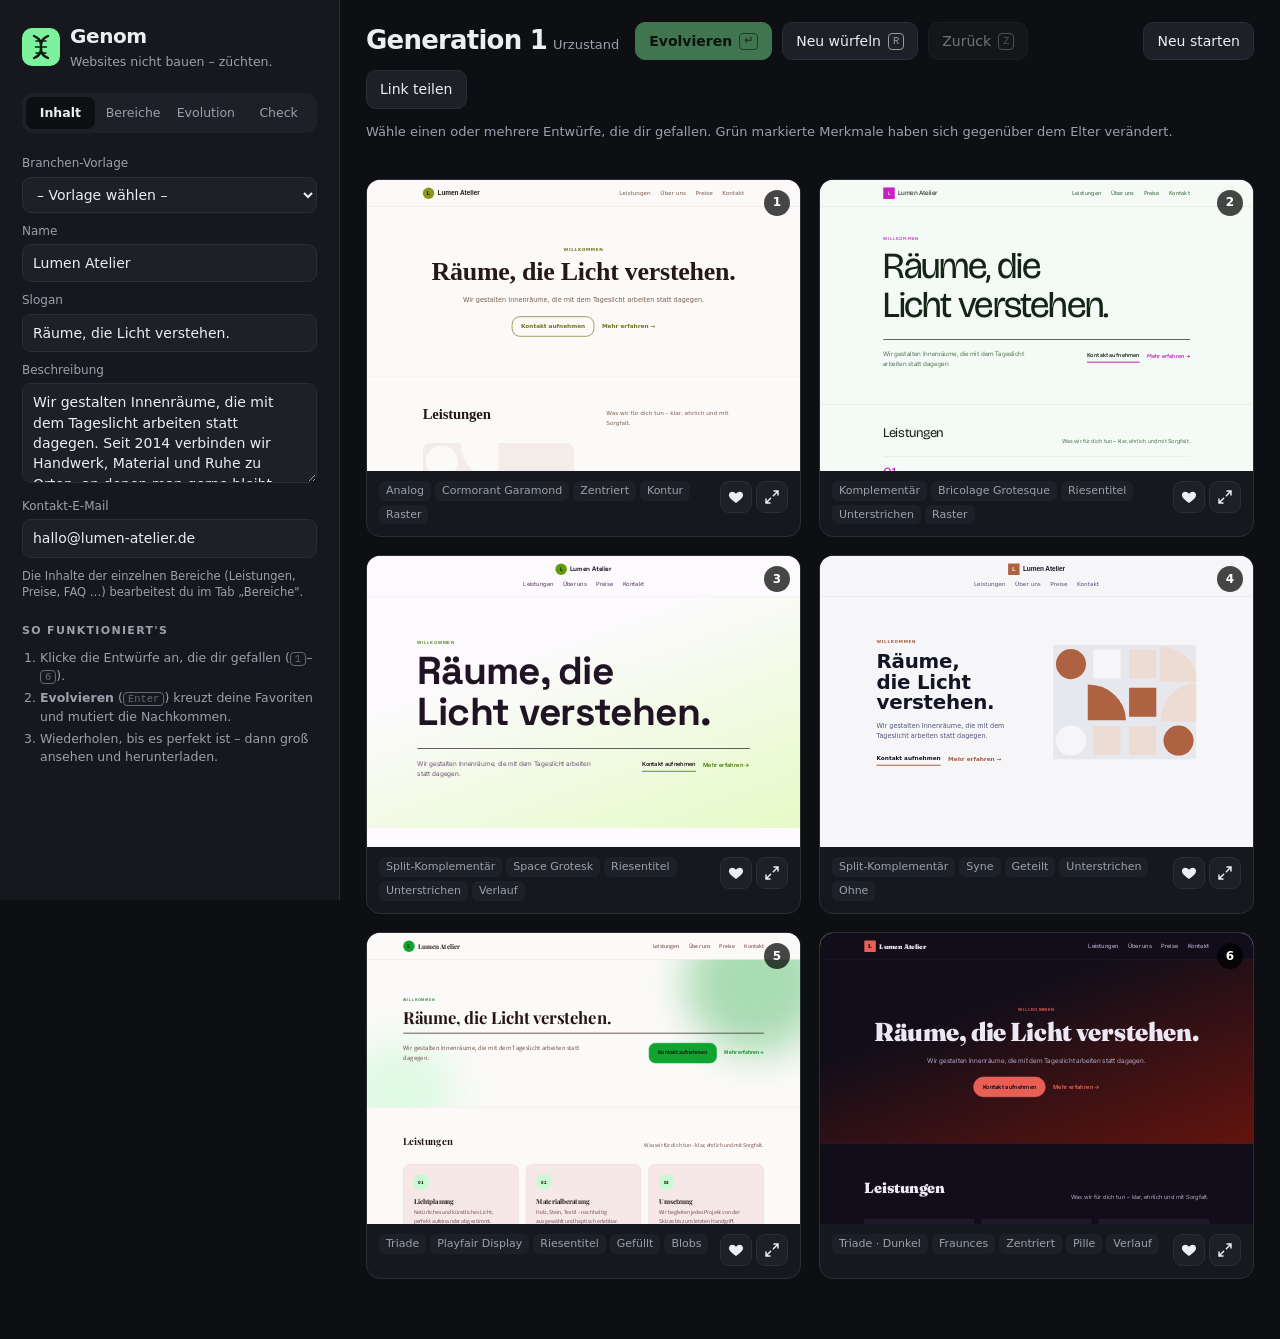
<file: index.html>
<!doctype html>
<html lang="de">
<head>
<meta charset="utf-8">
<meta name="viewport" content="width=device-width, initial-scale=1">
<title>Genom Website-Builder</title>
<meta name="description" content="Ein evolutionärer Website-Builder: Wähle aus, was dir gefällt – die nächste Generation entsteht durch Kreuzung und Mutation.">
<style>
  :root {
    --bg: #0e0f12; --panel: #16181d; --panel-2: #1d2027; --line: #2a2e37;
    --text: #eceef2; --muted: #9aa1ad; --accent: #7cf29c; --accent-ink: #0b1a10;
    --danger: #ff7b7b; --radius: 14px; color-scheme: dark;
    font-family: ui-sans-serif, system-ui, -apple-system, "Segoe UI", Roboto, sans-serif;
  }
  * { box-sizing: border-box; }
  html, body { margin: 0; height: 100%; }
  body { background: var(--bg); color: var(--text); font-size: 14px; line-height: 1.45; }
  button, input, textarea, select { font: inherit; color: inherit; }
  button { cursor: pointer; }
  :focus-visible { outline: 2px solid var(--accent); outline-offset: 2px; }

  .app { display: grid; grid-template-columns: 340px 1fr; min-height: 100vh; }
  aside { background: var(--panel); border-right: 1px solid var(--line); padding: 22px; display: flex; flex-direction: column; gap: 22px; position: sticky; top: 0; height: 100vh; overflow-y: auto; }
  main { padding: 22px 26px 60px; min-width: 0; }

  .brand { display: flex; align-items: center; gap: 10px; }
  .brand svg { flex: none; }
  .brand h1 { font-size: 20px; margin: 0; letter-spacing: -0.02em; }
  .brand p { margin: 2px 0 0; color: var(--muted); font-size: 12.5px; }

  .group h2 { font-size: 11px; text-transform: uppercase; letter-spacing: 0.12em; color: var(--muted); margin: 0 0 10px; font-weight: 600; }
  label.field { display: block; margin-bottom: 10px; }
  label.field span { display: block; font-size: 12px; color: var(--muted); margin-bottom: 4px; }
  input[type=text], input[type=email], textarea, select {
    width: 100%; background: var(--panel-2); border: 1px solid var(--line); border-radius: 9px; padding: 8px 10px; outline: none;
  }
  input[type=text]:focus, input[type=email]:focus, textarea:focus { border-color: var(--accent); }
  textarea { resize: vertical; min-height: 64px; }
  .hint { font-size: 11.5px; color: var(--muted); margin: 4px 0 0; }
  .tabs { display: grid; grid-template-columns: repeat(4, 1fr); gap: 4px; background: var(--panel-2); padding: 4px; border-radius: 11px; position: sticky; top: 0; z-index: 2; box-shadow: 0 -22px 0 var(--panel); }
  .tabs button { border: 0; background: transparent; border-radius: 8px; padding: 7px 4px; font-size: 12.5px; color: var(--muted); }
  .tabs button[aria-selected=true] { background: var(--bg); color: var(--text); font-weight: 650; }
  .panel { display: flex; flex-direction: column; gap: 22px; }
  .panel[hidden] { display: none; }
  .switch { display: flex; align-items: center; gap: 9px; cursor: pointer; font-size: 13.5px; }
  .switch input { appearance: none; width: 34px; height: 20px; border-radius: 999px; background: var(--line); position: relative; margin: 0; flex: none; cursor: pointer; transition: background .15s; }
  .switch input::after { content: ""; position: absolute; top: 3px; left: 3px; width: 14px; height: 14px; border-radius: 50%; background: var(--text); transition: transform .15s; }
  .switch input:checked { background: var(--accent); }
  .switch input:checked::after { transform: translateX(14px); background: var(--accent-ink); }
  .switch.big { margin-bottom: 6px; }
  .sec-row { background: var(--panel-2); border: 1px solid var(--line); border-radius: 12px; padding: 10px 12px; margin-bottom: 8px; }
  .sec-row.off { opacity: .6; }
  .sec-row.off .sec-fn, .sec-row.off details { display: none; }
  .sec-top { display: flex; align-items: center; justify-content: space-between; gap: 8px; }
  .sec-top span { font-weight: 600; }
  .sec-move { display: flex; gap: 4px; }
  .mini { width: 26px; height: 26px; border-radius: 7px; border: 1px solid var(--line); background: var(--panel); padding: 0; font-size: 12px; }
  .mini:disabled { opacity: .3; cursor: default; }
  .sec-fn { margin: 6px 0 0; color: var(--muted); font-size: 12px; }
  .sec-row details { margin-top: 8px; }
  .sec-row summary { cursor: pointer; font-size: 12.5px; color: var(--accent); }
  .sec-row textarea { margin-top: 8px; font-size: 12.5px; }
  .upload { position: relative; margin-top: 8px; font-size: 12.5px; }
  .upload input { position: absolute; inset: 0; opacity: 0; cursor: pointer; }
  .thumbs { display: grid; gap: 6px; margin-top: 8px; }
  .thumb { display: grid; grid-template-columns: 44px 1fr 26px; gap: 6px; align-items: center; }
  .thumb img { width: 44px; height: 34px; object-fit: cover; border-radius: 6px; }
  .thumb input { padding: 5px 8px !important; font-size: 12px; }
  .score { display: flex; align-items: center; gap: 12px; }
  .score b { font-size: 26px; letter-spacing: -0.03em; }
  .score .bar { flex: 1; height: 8px; background: var(--line); border-radius: 99px; overflow: hidden; }
  .score .bar i { display: block; height: 100%; background: var(--accent); border-radius: 99px; transition: width .3s; }
  #check ul { list-style: none; padding: 0; margin: 12px 0 0; display: grid; gap: 8px; }
  #check li { display: grid; grid-template-columns: 22px 1fr; gap: 8px; font-size: 12.5px; }
  #check li > span { width: 20px; height: 20px; border-radius: 50%; display: grid; place-items: center; font-weight: 700; font-size: 11px; }
  #check li.ok > span { background: rgba(124,242,156,.15); color: var(--accent); }
  #check li.bad > span { background: rgba(255,123,123,.15); color: var(--danger); }
  #check small { display: block; color: var(--muted); }
  .legal-box[hidden] { display: none; }
  .legal-status { font-size: 12.5px; border-radius: 9px; padding: 7px 10px; margin-bottom: 8px; }
  .legal-status.ok { background: rgba(124,242,156,.12); color: var(--accent); }
  .legal-status.warn { background: rgba(255,123,123,.12); color: var(--danger); }

  .locks { display: flex; flex-wrap: wrap; gap: 6px; }
  .chip-toggle { border: 1px solid var(--line); background: var(--panel-2); border-radius: 999px; padding: 5px 11px; font-size: 12.5px; display: inline-flex; gap: 6px; align-items: center; }
  .chip-toggle[aria-pressed=true] { background: var(--accent); color: var(--accent-ink); border-color: var(--accent); font-weight: 600; }

  .slider { display: flex; align-items: center; gap: 10px; }
  .slider input { flex: 1; accent-color: var(--accent); }
  .slider output { width: 40px; text-align: right; font-variant-numeric: tabular-nums; color: var(--muted); }

  .codebox { display: flex; gap: 6px; }
  .codebox input { font-family: ui-monospace, SFMono-Regular, Menlo, monospace; font-size: 12px; letter-spacing: 0.03em; }

  .btn { border: 1px solid var(--line); background: var(--panel-2); border-radius: 10px; padding: 8px 13px; display: inline-flex; align-items: center; gap: 7px; white-space: nowrap; }
  .btn:hover { border-color: #3a404c; }
  .btn:disabled { opacity: .45; cursor: not-allowed; }
  .btn.primary { background: var(--accent); color: var(--accent-ink); border-color: var(--accent); font-weight: 650; }
  .btn.primary:hover { filter: brightness(1.06); }
  .btn.danger { background: var(--danger); border-color: var(--danger); color: #2a0b0b; font-weight: 650; }
  kbd { font-family: ui-monospace, monospace; font-size: 10.5px; border: 1px solid currentColor; border-radius: 4px; padding: 0 4px; opacity: .6; }

  .toolbar { display: flex; flex-wrap: wrap; align-items: center; gap: 10px; margin-bottom: 14px; }
  .gen { font-size: 26px; font-weight: 700; letter-spacing: -0.03em; margin-right: 6px; }
  .gen small { font-size: 13px; color: var(--muted); font-weight: 500; letter-spacing: 0; margin-left: 6px; }
  .spacer { flex: 1; }
  .status { color: var(--muted); font-size: 13px; min-height: 20px; margin-bottom: 14px; }
  .status b { color: var(--text); }

  .lineage { display: flex; gap: 6px; align-items: center; overflow-x: auto; padding: 4px 2px 10px; margin-bottom: 8px; }
  .lineage .label { color: var(--muted); font-size: 12px; margin-right: 4px; white-space: nowrap; }
  .ancestor { flex: none; width: 34px; height: 34px; border-radius: 9px; border: 1px solid var(--line); padding: 0; position: relative; overflow: hidden; }
  .ancestor i { position: absolute; width: 16px; height: 16px; border-radius: 50%; right: 4px; bottom: 4px; }
  .ancestor span { position: absolute; left: 4px; top: 2px; font-size: 10px; font-weight: 700; }
  .ancestor:hover { transform: translateY(-1px); border-color: var(--accent); }

  .grid { display: grid; grid-template-columns: repeat(auto-fill, minmax(320px, 1fr)); gap: 18px; }
  .card { background: var(--panel); border: 1px solid var(--line); border-radius: var(--radius); overflow: hidden; transition: border-color .15s, box-shadow .15s, transform .15s; position: relative; }
  .card.selected { border-color: var(--accent); box-shadow: 0 0 0 2px var(--accent), 0 12px 30px -12px rgba(124,242,156,.35); }
  .card.elite::after { content: "Elter"; position: absolute; top: 10px; left: 10px; background: rgba(0,0,0,.7); color: #fff; font-size: 11px; padding: 2px 8px; border-radius: 999px; pointer-events: none; }
  .frame { position: relative; overflow: hidden; cursor: pointer; background: #fff; }
  .frame iframe { position: absolute; top: 0; left: 0; border: 0; width: 1280px; height: 860px; transform-origin: 0 0; pointer-events: none; }
  .frame .num { position: absolute; top: 10px; right: 10px; width: 26px; height: 26px; border-radius: 50%; background: rgba(0,0,0,.72); color: #fff; display: grid; place-items: center; font-size: 12px; font-weight: 700; }
  .card.selected .frame .num { background: var(--accent); color: var(--accent-ink); }
  .meta { padding: 10px 12px 12px; display: flex; gap: 8px; align-items: flex-start; }
  .tags { display: flex; flex-wrap: wrap; gap: 4px; flex: 1; }
  .tag { font-size: 11px; color: var(--muted); background: var(--panel-2); border-radius: 6px; padding: 2px 7px; }
  .tag.diff { color: var(--accent); }
  .card-actions { display: flex; gap: 4px; }
  .icon-btn { width: 32px; height: 32px; border-radius: 9px; border: 1px solid var(--line); background: var(--panel-2); display: grid; place-items: center; padding: 0; }
  .icon-btn:hover { border-color: #3a404c; }
  .icon-btn[aria-pressed=true] { background: var(--accent); border-color: var(--accent); color: var(--accent-ink); }

  /* Modal */
  dialog { border: 0; padding: 0; background: transparent; color: var(--text); max-width: none; max-height: none; width: 100vw; height: 100vh; }
  dialog::backdrop { background: rgba(5,6,8,.82); backdrop-filter: blur(4px); }
  .modal { display: flex; flex-direction: column; height: 100%; padding: 16px; gap: 12px; }
  .modal-bar { display: flex; flex-wrap: wrap; gap: 8px; align-items: center; }
  .modal-bar .title { font-weight: 650; margin-right: auto; }
  .modal-bar .title code { font-size: 12px; color: var(--muted); margin-left: 8px; }
  .stage { flex: 1; display: grid; place-items: center; min-height: 0; }
  .stage iframe { border: 0; background: #fff; border-radius: 12px; width: 100%; height: 100%; box-shadow: 0 30px 80px -20px rgba(0,0,0,.6); transition: width .3s; }
  .stage.mobile iframe { width: 390px; max-width: 100%; }
  .seg { display: inline-flex; border: 1px solid var(--line); border-radius: 10px; overflow: hidden; }
  .seg button { border: 0; background: var(--panel-2); padding: 8px 12px; }
  .seg button[aria-pressed=true] { background: var(--text); color: var(--bg); }

  .toast { max-width: calc(100vw - 32px); text-align: center; position: fixed; bottom: 22px; left: 50%; transform: translate(-50%, 20px); background: var(--text); color: var(--bg); padding: 10px 16px; border-radius: 10px; font-weight: 600; opacity: 0; transition: .25s; pointer-events: none; z-index: 99; }
  .toast.show { opacity: 1; transform: translate(-50%, 0); }

  .help { font-size: 12.5px; color: var(--muted); }
  .help ol { padding-left: 18px; margin: 0; }
  .help li { margin-bottom: 4px; }

  @media (max-width: 900px) {
    .app { grid-template-columns: 1fr; }
    aside { position: static; height: auto; border-right: 0; border-bottom: 1px solid var(--line); padding: 16px; }
    main { padding: 16px; }
    .grid { grid-template-columns: 1fr; }
  }
  @media (prefers-reduced-motion: reduce) { * { transition: none !important; } }
</style>
</head>
<body>
<div class="app">
  <aside>
    <div class="brand">
      <svg width="38" height="38" viewBox="0 0 38 38" aria-hidden="true">
        <rect width="38" height="38" rx="10" fill="#7cf29c"/>
        <path d="M12 8c14 6 0 16 14 22M26 8c-14 6 0 16-14 22" stroke="#0b1a10" stroke-width="2.4" fill="none" stroke-linecap="round"/>
        <path d="M14 13h10M13.5 19h11M14 25h10" stroke="#0b1a10" stroke-width="1.6" stroke-linecap="round"/>
      </svg>
      <div><h1>Genom</h1><p>Websites nicht bauen – züchten.</p></div>
    </div>

    <div class="tabs" id="tabs" role="tablist" aria-label="Einstellungen">
      <button role="tab" data-tab="inhalt" id="tab-inhalt" aria-controls="panel-inhalt">Inhalt</button>
      <button role="tab" data-tab="bereiche" id="tab-bereiche" aria-controls="panel-bereiche">Bereiche</button>
      <button role="tab" data-tab="evolution" id="tab-evolution" aria-controls="panel-evolution">Evolution</button>
      <button role="tab" data-tab="check" id="tab-check" aria-controls="panel-check">Check</button>
    </div>

    <section class="panel" role="tabpanel" id="panel-inhalt" aria-labelledby="tab-inhalt">
      <div class="group">
        <label class="field"><span>Branchen-Vorlage</span><select id="preset"><option value="">– Vorlage wählen –</option></select></label>
        <label class="field"><span>Name</span><input type="text" id="c-name"></label>
        <label class="field"><span>Slogan</span><input type="text" id="c-tagline"></label>
        <label class="field"><span>Beschreibung</span><textarea id="c-about" rows="4"></textarea></label>
        <label class="field"><span>Kontakt-E-Mail</span><input type="email" id="c-email"></label>
        <p class="hint">Die Inhalte der einzelnen Bereiche (Leistungen, Preise, FAQ …) bearbeitest du im Tab „Bereiche".</p>
      </div>
      <div class="group help">
        <h2>So funktioniert's</h2>
        <ol>
          <li>Klicke die Entwürfe an, die dir gefallen (<kbd>1</kbd>–<kbd>6</kbd>).</li>
          <li><b>Evolvieren</b> (<kbd>Enter</kbd>) kreuzt deine Favoriten und mutiert die Nachkommen.</li>
          <li>Wiederholen, bis es perfekt ist – dann groß ansehen und herunterladen.</li>
        </ol>
      </div>
    </section>

    <section class="panel" role="tabpanel" id="panel-bereiche" aria-labelledby="tab-bereiche" hidden>
      <p class="hint" style="margin:0 0 12px">Jeder Bereich kann etwas anderes. Schalte ihn ein, ändere die Reihenfolge und bearbeite den Inhalt.</p>
      <div id="sections"></div>
    </section>

    <section class="panel" role="tabpanel" id="panel-evolution" aria-labelledby="tab-evolution" hidden>
      <div class="group">
        <h2>Gene sperren</h2>
        <div class="locks" id="locks"></div>
        <p class="hint">Gesperrte Gene werden unverändert vom ersten Favoriten vererbt.</p>
      </div>
      <div class="group">
        <h2>Mutationsrate</h2>
        <div class="slider"><input type="range" id="rate" min="0.05" max="0.9" step="0.05" value="0.3" aria-label="Mutationsrate"><output id="rate-out">30%</output></div>
        <p class="hint">Niedrig = Feinschliff, hoch = wilde Experimente.</p>
      </div>
      <div class="group">
        <h2>Genom-Code</h2>
        <div class="codebox">
          <input type="text" id="code-in" placeholder="32 Hex-Zeichen einfügen" spellcheck="false" aria-label="Genom-Code">
          <button class="btn" id="code-load">Laden</button>
        </div>
        <p class="hint">Jedes Design hat einen eindeutigen Code – teile ihn, und andere züchten von dort weiter.</p>
      </div>
    </section>

    <section class="panel" role="tabpanel" id="panel-check" aria-labelledby="tab-check" hidden>
      <div class="group">
        <h2>Website-Check</h2>
        <div id="check"></div>
      </div>
      <div class="group">
        <h2>Impressum &amp; Datenschutz</h2>
        <label class="switch big"><input type="checkbox" id="c-private"><span>Privates Projekt (ohne Impressum)</span></label>
        <p class="hint">Für Übungs-, Test- oder rein private Seiten. Impressum und Datenschutz werden dann nicht auf die Seite gesetzt.</p>
        <div class="legal-status" id="legal-status" role="status"></div>
        <div class="legal-box" id="legal-box">
          <label class="field"><span>Anbieter: Name bzw. Firma mit Rechtsform *</span><input type="text" id="l-name" placeholder="z. B. Lumen Atelier GmbH"></label>
          <label class="field"><span>Anschrift *</span><textarea id="l-address" rows="2" placeholder="Straße Nr.&#10;PLZ Ort"></textarea></label>
          <label class="field"><span>Vertreten durch (bei Firmen)</span><input type="text" id="l-rep" placeholder="z. B. Geschäftsführerin Anna Beispiel"></label>
          <label class="field"><span>Telefon</span><input type="text" id="l-phone"></label>
          <label class="field"><span>Registereintrag</span><input type="text" id="l-register" placeholder="z. B. Amtsgericht München, HRB 123456"></label>
          <label class="field"><span>USt-IdNr.</span><input type="text" id="l-vat" placeholder="z. B. DE123456789"></label>
          <label class="field"><span>Hosting-Anbieter</span><input type="text" id="l-host" placeholder="z. B. Netlify, Inc."></label>
          <p class="hint">Vorlage für eine einfache Website ohne Cookies und Tracking – keine Rechtsberatung.</p>
        </div>
      </div>
    </section>
  </aside>

  <main>
    <div class="toolbar">
      <div class="gen" id="gen-label">Generation 1</div>
      <button class="btn primary" id="evolve">Evolvieren <kbd>↵</kbd></button>
      <button class="btn" id="reroll">Neu würfeln <kbd>R</kbd></button>
      <button class="btn" id="undo">Zurück <kbd>Z</kbd></button>
      <span class="spacer"></span>
      <button class="btn" id="reset" title="Alles zurücksetzen und bei Generation 1 beginnen">Neu starten</button>
      <button class="btn" id="share">Link teilen</button>
    </div>
    <div class="status" id="status"></div>
    <div class="lineage" id="lineage" aria-label="Ahnenreihe"></div>
    <div class="grid" id="grid"></div>
  </main>
</div>

<dialog id="modal" aria-label="Vorschau">
  <div class="modal">
    <div class="modal-bar">
      <div class="title">Vorschau <code id="m-code"></code></div>
      <div class="seg" role="group" aria-label="Gerät">
        <button id="m-desktop" aria-pressed="true">Desktop</button>
        <button id="m-mobile" aria-pressed="false">Mobil</button>
      </div>
      <button class="btn" id="m-select">Als Favorit wählen</button>
      <button class="btn" id="m-copy">HTML kopieren</button>
      <button class="btn primary" id="m-export">Herunterladen</button>
      <button class="btn" id="m-close" aria-label="Schließen">✕</button>
    </div>
    <div class="stage" id="m-stage"><iframe id="m-frame" title="Website-Vorschau"></iframe></div>
  </div>
</dialog>
<div class="toast" id="toast" role="status" aria-live="polite"></div>

<script>
"use strict";

/* =========================================================================
   1. Zufall – deterministisch & reproduzierbar
   ========================================================================= */
function mulberry32(a) {
  return function () {
    a |= 0; a = (a + 0x6D2B79F5) | 0;
    let t = Math.imul(a ^ (a >>> 15), 1 | a);
    t = (t + Math.imul(t ^ (t >>> 7), 61 | t)) ^ t;
    return ((t ^ (t >>> 14)) >>> 0) / 4294967296;
  };
}
let rng = mulberry32((Date.now() ^ (Math.random() * 1e9)) >>> 0);
const gauss = () => { let u = 0, v = 0; while (!u) u = rng(); while (!v) v = rng(); return Math.sqrt(-2 * Math.log(u)) * Math.cos(2 * Math.PI * v); };
const hashGenes = g => g.reduce((h, x) => Math.imul(h ^ x, 16777619) >>> 0, 2166136261);

/* =========================================================================
   2. Das Genom – 16 Gene, je ein Byte (0–255)
   ========================================================================= */
const GENES = ["hue", "harmony", "saturation", "mode", "fonts", "scale", "radius", "density",
               "hero", "features", "button", "deco", "nav", "weight", "shift", "width"];
const G = Object.fromEntries(GENES.map((n, i) => [n, i]));
const GROUPS = [
  { id: "farbe",  label: "Farben",  genes: ["hue", "harmony", "saturation", "mode", "shift"] },
  { id: "schrift",label: "Schrift", genes: ["fonts", "scale", "weight"] },
  { id: "form",   label: "Form",    genes: ["radius", "density", "button", "width"] },
  { id: "layout", label: "Layout",  genes: ["hero", "features", "nav"] },
  { id: "deko",   label: "Deko",    genes: ["deco"] },
];
const CIRCULAR = new Set([G.hue]);
const randomGenome = () => GENES.map(() => Math.floor(rng() * 256));
const pick = (list, byte) => list[Math.min(list.length - 1, Math.floor(byte / 256 * list.length))];
const toCode = g => g.map(x => x.toString(16).padStart(2, "0")).join("");
const fromCode = s => {
  s = String(s).trim().toLowerCase().replace(/^#/, "");
  if (!/^[0-9a-f]{32}$/.test(s)) return null;
  return s.match(/../g).map(h => parseInt(h, 16));
};

/* =========================================================================
   3. Farbe – mit garantiertem WCAG-Kontrast
   ========================================================================= */
function hslToRgb(h, s, l) {
  h = ((h % 360) + 360) % 360; s /= 100; l /= 100;
  const k = n => (n + h / 30) % 12, a = s * Math.min(l, 1 - l);
  const f = n => l - a * Math.max(-1, Math.min(k(n) - 3, Math.min(9 - k(n), 1)));
  return [f(0), f(8), f(4)].map(x => Math.round(x * 255));
}
const hex = rgb => "#" + rgb.map(x => x.toString(16).padStart(2, "0")).join("");
function lum([r, g, b]) {
  const c = v => { v /= 255; return v <= 0.03928 ? v / 12.92 : ((v + 0.055) / 1.055) ** 2.4; };
  return 0.2126 * c(r) + 0.7152 * c(g) + 0.0722 * c(b);
}
const contrast = (a, b) => { const x = lum(a), y = lum(b); return (Math.max(x, y) + 0.05) / (Math.min(x, y) + 0.05); };
/** Verschiebt die Helligkeit, bis der Kontrast gegen `against` mindestens `min` beträgt. */
function ensure(h, s, l, against, min) {
  const dir = lum(against) > 0.18 ? -1 : 1;
  for (let i = 0; i < 100; i++) {
    const rgb = hslToRgb(h, s, l);
    if (contrast(rgb, against) >= min || l <= 0 || l >= 100) return { rgb, l };
    l += dir;
  }
  return { rgb: hslToRgb(h, s, l), l };
}

/* =========================================================================
   4. Typografie
   ========================================================================= */
const FONTS = [
  { d: "Fraunces", dq: "Fraunces:wght@400;700;900", dw: [400, 700, 900], b: "Inter", bq: "Inter:wght@400;600", serif: true },
  { d: "Space Grotesk", dq: "Space+Grotesk:wght@400;700", dw: [400, 700], b: "Inter", bq: "Inter:wght@400;600" },
  { d: "DM Serif Display", dq: "DM+Serif+Display", dw: [400], b: "DM Sans", bq: "DM+Sans:wght@400;600", serif: true },
  { d: "Syne", dq: "Syne:wght@400;700;800", dw: [400, 700, 800], b: "Manrope", bq: "Manrope:wght@400;600" },
  { d: "Playfair Display", dq: "Playfair+Display:wght@400;700;900", dw: [400, 700, 900], b: "Source Sans 3", bq: "Source+Sans+3:wght@400;600", serif: true },
  { d: "Archivo Black", dq: "Archivo+Black", dw: [400], b: "Archivo", bq: "Archivo:wght@400;600" },
  { d: "Bricolage Grotesque", dq: "Bricolage+Grotesque:wght@400;700;800", dw: [400, 700, 800], b: "Figtree", bq: "Figtree:wght@400;600" },
  { d: "Instrument Serif", dq: "Instrument+Serif", dw: [400], b: "Inter Tight", bq: "Inter+Tight:wght@400;600", serif: true },
  { d: "Unbounded", dq: "Unbounded:wght@400;700;900", dw: [400, 700, 900], b: "Outfit", bq: "Outfit:wght@400;600" },
  { d: "Cormorant Garamond", dq: "Cormorant+Garamond:wght@400;700", dw: [400, 700], b: "Karla", bq: "Karla:wght@400;600", serif: true },
];

/* =========================================================================
   5. Dekodierung: Genom → Phänotyp (konkrete Design-Entscheidungen)
   ========================================================================= */
const HARMONIES = [["Monochrom", 0], ["Komplementär", 180], ["Analog", 38], ["Triade", 120], ["Split-Komplementär", 150]];
const HEROES = ["Zentriert", "Geteilt", "Riesentitel", "Farbband"];
const FEATS = ["Karten", "Liste", "Zickzack"];
const BUTTONS = ["Gefüllt", "Kontur", "Pille", "Unterstrichen"];
const DECOS = ["Ohne", "Blobs", "Raster", "Verlauf", "Punkte"];
const NAVS = ["Klassisch", "Zentriert", "Minimal"];

function decode(g) {
  const u = i => g[i] / 255;
  const hue = u(G.hue) * 360;
  const [harmonyName, offset] = pick(HARMONIES, g[G.harmony]);
  const aHue = hue + offset + (u(G.shift) - 0.5) * 30;
  const sat = 18 + u(G.saturation) * 72;
  const dark = g[G.mode] > 168;

  const bgL = dark ? 7 + u(G.shift) * 5 : 96 + u(G.shift) * 3;
  const bg = hslToRgb(hue, sat * (dark ? 0.35 : 0.45), bgL);
  const surface = hslToRgb(hue, sat * (dark ? 0.35 : 0.5), dark ? bgL + 6 : bgL - 5);
  const text = ensure(hue, Math.min(sat, 30), dark ? 93 : 11, bg, 12).rgb;
  const muted = ensure(hue, Math.min(sat, 22), dark ? 72 : 40, surface, 4.6).rgb;
  // Akzent: UI-Kontrast ≥ 3:1 gegen Hintergrund
  let acc = ensure(aHue, Math.max(sat, 45), dark ? 62 : 48, bg, 3.1);
  // Schrift auf Akzent ≥ 4.5:1 – Weiß oder Fast-Schwarz, notfalls Akzent nachdunkeln
  const ink = dark ? hslToRgb(hue, 30, 8) : [255, 255, 255];
  const white = [255, 255, 255], black = hslToRgb(hue, 30, 8);
  let onAccent = contrast(acc.rgb, white) >= contrast(acc.rgb, black) ? white : black;
  for (let l = acc.l; contrast(acc.rgb, onAccent) < 4.5 && l > 0 && l < 100; ) {
    l += onAccent === white ? -1 : 1; acc = { rgb: hslToRgb(aHue, Math.max(sat, 45), l), l };
  }
  const accentText = ensure(aHue, Math.max(sat, 45), acc.l, bg, 4.6).rgb; // Akzent als Fließtext
  const line = hslToRgb(hue, sat * 0.3, dark ? bgL + 14 : bgL - 13);
  const tint = hslToRgb(aHue, Math.max(sat, 40), dark ? 22 : 88);

  const font = pick(FONTS, g[G.fonts]);
  const weight = font.dw[Math.min(font.dw.length - 1, Math.floor(u(G.weight) * font.dw.length))];
  const ratio = 1.18 + u(G.scale) * 0.42;
  const radius = Math.round(Math.pow(u(G.radius), 1.4) * 30);

  return {
    harmonyName, dark, font, weight, ratio, radius,
    tracking: font.serif ? -0.01 : -0.035 + u(G.weight) * 0.03,
    pad: Math.round(56 + u(G.density) * 80),
    maxw: Math.round(940 + u(G.width) * 300),
    hero: Math.min(3, g[G.hero] >> 6),
    feats: Math.min(2, Math.floor(g[G.features] / 256 * 3)),
    button: g[G.button] >> 6,
    deco: Math.min(4, Math.floor(g[G.deco] / 256 * 5)),
    nav: Math.min(2, Math.floor(g[G.nav] / 256 * 3)),
    c: { bg: hex(bg), surface: hex(surface), text: hex(text), muted: hex(muted), accent: hex(acc.rgb),
         onAccent: hex(onAccent), accentText: hex(accentText), line: hex(line), tint: hex(tint), ink: hex(ink) },
  };
}

function describe(g) {
  const d = decode(g);
  return {
    farbe: `${d.harmonyName}${d.dark ? " · Dunkel" : ""}`,
    schrift: d.font.d,
    layout: HEROES[d.hero],
    form: BUTTONS[d.button],
    deko: DECOS[d.deco],
  };
}

/* =========================================================================
   6. Generative Illustration – jedes Genom bekommt ein eigenes Kunstwerk
   ========================================================================= */
function artwork(g, d, salt = 0, w = 600, h = 480) {
  const r = mulberry32(hashGenes(g) + salt * 7919);
  const cols = 4, rows = 3, cw = w / cols, ch = h / rows;
  const palette = [d.c.accent, d.c.text, d.c.tint, d.c.accent, d.c.bg];
  let s = `<svg viewBox="0 0 ${w} ${h}" xmlns="http://www.w3.org/2000/svg" role="img" aria-label="Abstrakte Illustration" preserveAspectRatio="xMidYMid slice"><rect width="${w}" height="${h}" fill="${d.c.surface}"/>`;
  for (let y = 0; y < rows; y++) for (let x = 0; x < cols; x++) {
    if (r() < 0.28) continue;
    const X = x * cw, Y = y * ch, f = palette[Math.floor(r() * palette.length)], t = Math.floor(r() * 5);
    const rot = Math.floor(r() * 4) * 90, cx = X + cw / 2, cy = Y + ch / 2;
    if (t === 0) s += `<circle cx="${cx}" cy="${cy}" r="${Math.min(cw, ch) * 0.42}" fill="${f}"/>`;
    else if (t === 1) s += `<path d="M${X} ${Y + ch}A${cw} ${ch} 0 0 1 ${X + cw} ${Y}L${X + cw} ${Y + ch}Z" fill="${f}" transform="rotate(${rot} ${cx} ${cy})"/>`;
    else if (t === 2) s += `<rect x="${X + cw * 0.12}" y="${Y + ch * 0.12}" width="${cw * 0.76}" height="${ch * 0.76}" rx="${d.radius}" fill="${f}"/>`;
    else if (t === 3) { for (let i = 0; i < 4; i++) s += `<rect x="${X}" y="${Y + i * ch / 4}" width="${cw}" height="${ch / 9}" fill="${f}" transform="rotate(${rot} ${cx} ${cy})"/>`; }
    else s += `<path d="M${X} ${Y}L${X + cw} ${Y}L${X} ${Y + ch}Z" fill="${f}" transform="rotate(${rot} ${cx} ${cy})"/>`;
  }
  return s + `</svg>`;
}

/* =========================================================================
   7. Renderer: Phänotyp + Inhalt → vollständige, eigenständige HTML-Seite
   ========================================================================= */
const esc = s => String(s ?? "").replace(/[&<>"']/g, ch => ({ "&": "&amp;", "<": "&lt;", ">": "&gt;", '"': "&quot;", "'": "&#39;" }[ch]));

function parseFeatures(txt) {
  const items = String(txt).split("\n").map(l => l.trim()).filter(Boolean).slice(0, 6).map(l => {
    const i = l.indexOf(":");
    return i > 0 ? { t: l.slice(0, i).trim(), d: l.slice(i + 1).trim() } : { t: l, d: "" };
  });
  return items.length ? items : [{ t: "Leistung", d: "Beschreibe hier, was du anbietest." }];
}

/* ---- Impressum (§ 5 DDG) & Datenschutzerklärung (DSGVO) ---- */
const LEGAL_REQUIRED = { legalName: "Anbieter (Name/Firma)", legalAddress: "Anschrift" };
const missingLegal = content => Object.entries(LEGAL_REQUIRED).filter(([k]) => !String(content[k] || "").trim()).map(([, l]) => l);

function legalHtml(content, hasForm = false) {
  const v = (k, label) => String(content[k] || "").trim()
    ? esc(content[k].trim()).replace(/\n/g, "<br>")
    : `<span class="missing">[${label} fehlt]</span>`;
  const opt = (k, prefix) => String(content[k] || "").trim() ? `<p>${prefix}${esc(content[k].trim()).replace(/\n/g, "<br>")}</p>` : "";
  const email = esc(content.email || "");
  const host = String(content.host || "").trim();
  const now = new Date().toLocaleDateString("de-DE", { month: "long", year: "numeric" });
  return `<section class="legal" id="impressum"><div class="wrap cols">
<h2>Impressum</h2>
<div>
<p><strong>Angaben gemäß § 5 DDG</strong><br>${v("legalName", "Name/Firma")}<br>${v("legalAddress", "Anschrift")}</p>
${opt("legalRep", "Vertreten durch: ")}
<h3>Kontakt</h3>
<p>${String(content.legalPhone || "").trim() ? `Telefon: ${esc(content.legalPhone.trim())}<br>` : ""}E-Mail: <a href="mailto:${email}">${email}</a></p>
${opt("legalRegister", "Registereintrag: ")}
${opt("legalVat", "Umsatzsteuer-Identifikationsnummer gemäß § 27a UStG: ")}
</div>
</div></section>
<section class="legal" id="datenschutz"><div class="wrap cols">
<h2>Datenschutz&shy;erklärung</h2>
<div>
<h3>1. Verantwortlicher</h3>
<p>${v("legalName", "Name/Firma")}<br>${v("legalAddress", "Anschrift")}<br>E-Mail: <a href="mailto:${email}">${email}</a></p>
<h3>2. Hosting und Server-Logfiles</h3>
<p>Diese Website wird ${host ? `bei ${esc(host)}` : "bei einem externen Dienstleister"} gehostet. Beim Aufruf der Seite werden technisch notwendige Daten in Server-Logfiles erfasst, insbesondere IP-Adresse, Datum und Uhrzeit des Zugriffs, aufgerufene Seite sowie Browser und Betriebssystem. Rechtsgrundlage ist Art. 6 Abs. 1 lit. f DSGVO; unser berechtigtes Interesse liegt im sicheren und stabilen Betrieb der Website.</p>
<h3>3. Keine Cookies, kein Tracking, keine Drittanbieter</h3>
<p>Diese Website setzt keine Cookies, verwendet keine Analyse- oder Tracking-Werkzeuge und lädt keine Inhalte von Drittanbietern. Die verwendeten Schriftarten sind direkt in die Seite eingebettet; beim Aufruf wird keine Verbindung zu Servern Dritter (z. B. Google) hergestellt.</p>
<h3>4. Kontakt per E-Mail${hasForm ? " und Kontaktformular" : ""}</h3>
${hasForm ? "<p>Das Kontaktformular sendet keine Daten an unseren Server. Es öffnet lediglich Ihr eigenes E-Mail-Programm mit einer vorausgefüllten Nachricht, die Sie selbst absenden.</p>" : ""}
<p>Wenn Sie uns per E-Mail kontaktieren, verarbeiten wir Ihre Angaben zur Bearbeitung Ihrer Anfrage. Rechtsgrundlage ist Art. 6 Abs. 1 lit. b DSGVO, sofern Ihre Anfrage mit einem Vertrag zusammenhängt, ansonsten Art. 6 Abs. 1 lit. f DSGVO. Wir löschen die Daten, sobald sie nicht mehr erforderlich sind und keine gesetzlichen Aufbewahrungspflichten entgegenstehen.</p>
<h3>5. Ihre Rechte</h3>
<p>Sie haben das Recht auf Auskunft (Art. 15 DSGVO), Berichtigung (Art. 16), Löschung (Art. 17), Einschränkung der Verarbeitung (Art. 18), Datenübertragbarkeit (Art. 20) und Widerspruch (Art. 21). Zudem können Sie sich bei einer Datenschutz-Aufsichtsbehörde beschweren (Art. 77 DSGVO).</p>
<p>Stand: ${now}</p>
</div>
</div></section>`;
}

/* =========================================================================
   7b. Bereiche – jeder Bereich kann etwas anderes
   ========================================================================= */
const SECTIONS = [
  { id: "leistungen", label: "Leistungen", nav: "Leistungen", on: true, field: "features", fn: "Karten, Liste oder Zickzack mit Illustrationen – das Genom entscheidet.", hint: "Eine pro Zeile: „Titel: Text“" },
  { id: "zahlen", label: "Zahlen & Fakten", nav: null, on: true, field: "stats", fn: "Die Zahlen zählen hoch, sobald man hinscrollt.", hint: "Eine pro Zeile: „Zahl | Beschriftung“, z. B. „1.200+ | Kunden“" },
  { id: "galerie", label: "Galerie", nav: "Galerie", on: false, field: null, fn: "Eigene Bilder; ein Klick öffnet die Großansicht, Pfeiltasten blättern.", hint: "" },
  { id: "ueber", label: "Über uns", nav: "Über uns", on: true, field: null, fn: "Deine Beschreibung als großes Zitat (Text im Tab „Inhalt“).", hint: "" },
  { id: "preise", label: "Preise", nav: "Preise", on: true, field: "prices", fn: "„Anfragen“ füllt das Kontaktformular automatisch mit dem Paket aus.", hint: "„Name | Preis | Merkmal, Merkmal“ – ein * am Anfang hebt das Paket hervor" },
  { id: "stimmen", label: "Kundenstimmen", nav: null, on: true, field: "testimonials", fn: "Karussell zum Wischen und Blättern.", hint: "„Zitat — Name, Rolle“" },
  { id: "faq", label: "FAQ", nav: "FAQ", on: true, field: "faq", fn: "Fragen klappen auf – funktioniert sogar ohne JavaScript.", hint: "Eine pro Zeile: „Frage? Antwort“" },
  { id: "zeiten", label: "Öffnungszeiten", nav: null, on: false, field: "hours", fn: "Zeigt Besuchern live „Jetzt geöffnet“ oder wann wieder offen ist.", hint: "„Mo–Fr: 08:00–18:00“, „Sa: 09:00–14:00“, „So: geschlossen“ – mehrere Zeiten mit Komma" },
  { id: "kontakt", label: "Kontakt", nav: "Kontakt", on: true, field: null, fn: "Formular öffnet das E-Mail-Programm mit fertiger Nachricht – ganz ohne Server.", hint: "" },
];
const SECTION_BY_ID = Object.fromEntries(SECTIONS.map(s => [s.id, s]));
function getSections(content) {
  const seen = new Set(), out = [];
  for (const s of Array.isArray(content.sections) ? content.sections : []) {
    if (s && SECTION_BY_ID[s.id] && !seen.has(s.id)) { seen.add(s.id); out.push({ id: s.id, on: !!s.on }); }
  }
  for (const s of SECTIONS) if (!seen.has(s.id)) out.push({ id: s.id, on: s.on });
  return out;
}
const lines = txt => String(txt || "").split("\n").map(l => l.trim()).filter(Boolean);
const firstSentence = txt => (String(txt || "").split(/(?<=[.!?])\s/)[0] || "").trim();
function metaDescription(content) {
  const s = [content.tagline, firstSentence(content.about)].filter(Boolean).join(" – ");
  return s.length > 160 ? s.slice(0, 157).replace(/\s+\S*$/, "") + " …" : s;
}
function parseStat(raw) {
  const [v = "", label = ""] = raw.split("|").map(x => x.trim());
  const m = v.match(/^(\D*?)(\d{1,3}(?:\.\d{3})+|\d+)(?:,(\d+))?(.*)$/);
  if (!m) return { text: v, label };
  const dec = m[3] ? m[3].length : 0;
  return { text: v, label, pre: m[1], suf: m[4], dec, to: parseFloat(m[2].replace(/\./g, "") + (m[3] ? "." + m[3] : "")) };
}
const DAYS = ["mo", "di", "mi", "do", "fr", "sa", "so"];
/** „Mo–Fr: 08:00–12:00, 14:00–18:00“ → { label, times, days:[0..4], ranges:[[480,720],…] } */
function parseHours(txt) {
  const schedule = [[], [], [], [], [], [], []], rows = [];
  for (const l of lines(txt)) {
    const m = l.match(/^(.+?):\s+(.*)$/);
    if (!m) continue;
    const days = [];
    for (const part of m[1].toLowerCase().split(/[,&+]|\sund\s/)) {
      const ds = (part.match(/(mo|di|mi|do|fr|sa|so)/g) || []).map(x => DAYS.indexOf(x));
      if (ds.length >= 2 && /[–\-—]|bis/.test(part)) { for (let i = ds[0]; ; i = (i + 1) % 7) { days.push(i); if (i === ds[1]) break; } }
      else days.push(...ds);
    }
    const ranges = [...m[2].matchAll(/(\d{1,2})[:.](\d{2})\s*(?:[–\-—]|bis)\s*(\d{1,2})[:.](\d{2})/g)].map(r => {
      const s = +r[1] * 60 + +r[2]; let e = +r[3] * 60 + +r[4]; if (e <= s) e += 1440; return [s, e];
    });
    for (const dIdx of new Set(days)) schedule[dIdx].push(...ranges);
    rows.push({ label: m[1], times: m[2], days: [...new Set(days)] });
  }
  return { schedule, rows };
}

const SECTION_RENDER = {
  leistungen({ g, d, content }) {
    const items = parseFeatures(content.features).map((x, i) => {
      if (d.feats === 0) return `<article class="fcard"><span class="ico">${String(i + 1).padStart(2, "0")}</span><h3>${esc(x.t)}</h3><p>${esc(x.d)}</p></article>`;
      if (d.feats === 1) return `<article class="frow"><span class="big">${String(i + 1).padStart(2, "0")}</span><h3>${esc(x.t)}</h3><p>${esc(x.d)}</p></article>`;
      return `<article class="fzig${i % 2 ? " rev" : ""}"><div class="art">${artwork(g, d, i + 1, 400, 300)}</div><div><h3>${esc(x.t)}</h3><p>${esc(x.d)}</p></div></article>`;
    }).join("");
    return `<section class="features rv" id="leistungen"><div class="wrap">
<div class="sec-head"><h2>Leistungen</h2><p>Was wir für dich tun – klar, ehrlich und mit Sorgfalt.</p></div>
<div class="${["fgrid", "flist", "fzigs"][d.feats]}">${items}</div></div></section>`;
  },
  zahlen({ g, content }) {
    const stats = lines(content.stats).slice(0, 4).map(parseStat);
    if (!stats.length) return "";
    const band = (g[G.shift] & 1) === 1;
    return `<section class="stats rv${band ? " band" : ""}" id="zahlen" aria-label="Zahlen und Fakten"><div class="wrap grid">${stats.map(s =>
      `<div class="stat"><b${s.to !== undefined ? ` data-to="${s.to}" data-dec="${s.dec}" data-pre="${esc(s.pre)}" data-suf="${esc(s.suf)}"` : ""}>${esc(s.text)}</b><span>${esc(s.label)}</span></div>`).join("")}</div></section>`;
  },
  galerie({ g, d, images }) {
    const tiles = images.length
      ? images.map(im => `<button class="tile" data-alt="${esc(im.alt)}" aria-label="${esc(im.alt || "Bild")} vergrößern"><img src="${im.src}" alt="${esc(im.alt)}" loading="lazy"></button>`)
      : Array.from({ length: 6 }, (_, i) => `<button class="tile" aria-label="Illustration ${i + 1} vergrößern">${artwork(g, d, 40 + i, 400, 300)}</button>`);
    return `<section class="gallery rv" id="galerie"><div class="wrap">
<div class="sec-head"><h2>Einblicke</h2><p>Klicke auf ein Bild für die Großansicht.</p></div>
<div class="gal">${tiles.join("")}</div></div></section>`;
  },
  ueber({ content }) {
    return `<section class="about rv" id="ueber"><div class="wrap"><blockquote>${esc(content.about)}</blockquote></div></section>`;
  },
  preise({ content, btnClass, on, email }) {
    const plans = lines(content.prices).slice(0, 4).map(l => {
      const hl = l.startsWith("*"), [n = "", p = "", feats = ""] = l.replace(/^\*\s*/, "").split("|").map(x => x.trim());
      const subject = `Anfrage: ${n}`;
      const href = on.has("kontakt") ? "#kontakt" : `mailto:${email}?subject=${encodeURIComponent(subject)}`;
      return `<article class="plan${hl ? " hl" : ""}">${hl ? `<span class="badge">Beliebt</span>` : ""}<h3>${esc(n)}</h3><div class="price">${esc(p)}</div>
<ul>${feats.split(",").map(x => x.trim()).filter(Boolean).map(x => `<li>${esc(x)}</li>`).join("")}</ul>
<a class="btn ${hl ? (btnClass === "outline" || btnClass === "link" ? "filled" : btnClass) : btnClass === "link" ? "link" : "outline"}" href="${href}" data-subject="${esc(subject)}">Anfragen</a></article>`;
    });
    if (!plans.length) return "";
    return `<section class="pricing rv" id="preise"><div class="wrap">
<div class="sec-head"><h2>Preise</h2><p>Transparent und fair – ohne versteckte Kosten.</p></div>
<div class="plans">${plans.join("")}</div></div></section>`;
  },
  stimmen({ content }) {
    const qs = lines(content.testimonials).slice(0, 8).map(l => {
      const m = l.match(/^(.*?)\s+[—–-]\s+([^—–]+)$/);
      const quote = (m ? m[1] : l).replace(/^[„"“]|[“"”]$/g, ""), [who = "", role = ""] = (m ? m[2] : "").split(",").map(x => x.trim());
      return `<figure class="quote"><blockquote>„${esc(quote)}“</blockquote>${who ? `<figcaption><i>${esc(who.charAt(0).toUpperCase())}</i><span><b>${esc(who)}</b>${esc(role)}</span></figcaption>` : ""}</figure>`;
    });
    if (!qs.length) return "";
    return `<section class="testimonials rv" id="stimmen" data-carousel><div class="wrap">
<div class="sec-head"><h2>Das sagen andere</h2>${qs.length > 1 ? `<div class="qnav"><button data-dir="-1" aria-label="Vorherige Stimme">←</button><button data-dir="1" aria-label="Nächste Stimme">→</button></div>` : ""}</div>
<div class="quotes" tabindex="0" aria-label="Kundenstimmen">${qs.join("")}</div></div></section>`;
  },
  faq({ content }) {
    const items = lines(content.faq).map(l => {
      const i = l.indexOf("?");
      const q = i > 0 ? l.slice(0, i + 1) : l.split(":")[0], a = i > 0 ? l.slice(i + 1) : l.split(":").slice(1).join(":");
      return `<details><summary>${esc(q.trim())}</summary><p>${esc(a.trim())}</p></details>`;
    });
    if (!items.length) return "";
    return `<section class="faq rv" id="faq"><div class="wrap split"><div class="sec-head" style="display:block"><h2>Häufige Fragen</h2><p>Noch etwas offen? Schreib uns einfach.</p></div><div>${items.join("")}</div></div></section>`;
  },
  zeiten({ g, d, content }) {
    const { schedule, rows } = parseHours(content.hours);
    if (!rows.length) return "";
    return `<section class="hours rv" id="zeiten"><div class="wrap split"><div>
<h2>Öffnungszeiten</h2>
<p class="live" role="status" data-schedule='${JSON.stringify(schedule)}'><i></i><span></span></p>
<table>${rows.map(r => `<tr data-days="${r.days.join(",")}"><td>${esc(r.label)}</td><td>${esc(r.times)}</td></tr>`).join("")}</table>
</div><div class="art">${artwork(g, d, 77, 500, 400)}</div></div></section>`;
  },
  kontakt({ content, email, btnClass }) {
    return `<section class="cta rv" id="kontakt"><div class="wrap"><div class="box">
<div><h2>Lass uns sprechen.</h2><p>Schreib uns – wir melden uns innerhalb eines Werktags.</p><a class="mail" href="mailto:${email}">${email}</a></div>
<form class="cf" data-mail="${email}">
<div class="two"><label>Name<input name="cf-name" autocomplete="name" required></label><label>E-Mail<input name="cf-from" type="email" autocomplete="email"></label></div>
<label>Betreff<input name="cf-subject" placeholder="Worum geht es?"></label>
<label>Nachricht<textarea name="cf-msg" required></textarea></label>
<button class="btn ${btnClass === "pill" ? "pill" : "filled"}" type="submit">Nachricht vorbereiten</button>
<small>Öffnet dein E-Mail-Programm mit der fertigen Nachricht – es werden keine Daten an einen Server gesendet.</small>
</form></div></div></section>`;
  },
};

/** Läuft in der fertigen Website (wird per toString() eingebettet – darf nichts von außen benutzen). */
function siteScript() {
  var d = document, reduce = window.matchMedia && matchMedia("(prefers-reduced-motion: reduce)").matches;
  d.documentElement.classList.add("js");
  function fmt(n, dec) { return n.toLocaleString("de-DE", { minimumFractionDigits: dec, maximumFractionDigits: dec }); }
  function count(el) {
    if (reduce) return;
    var to = +el.dataset.to, dec = +el.dataset.dec || 0, pre = el.dataset.pre || "", suf = el.dataset.suf || "", t0 = null;
    function step(t) { if (!t0) t0 = t; var p = Math.min(1, (t - t0) / 1400), e = 1 - Math.pow(1 - p, 3);
      el.textContent = pre + fmt(p < 1 ? to * e : to, dec) + suf; if (p < 1) requestAnimationFrame(step); }
    requestAnimationFrame(step);
  }
  var secs = d.querySelectorAll(".rv");
  if ("IntersectionObserver" in window) {
    var io = new IntersectionObserver(function (es) { es.forEach(function (e) {
      if (!e.isIntersecting) return; e.target.classList.add("in");
      e.target.querySelectorAll(".stat b[data-to]").forEach(count); io.unobserve(e.target); }); }, { threshold: 0.12 });
    secs.forEach(function (s) { io.observe(s); });
  } else secs.forEach(function (s) { s.classList.add("in"); });

  var live = d.querySelector(".live");
  if (live) {
    var sch = JSON.parse(live.dataset.schedule), names = ["Mo", "Di", "Mi", "Do", "Fr", "Sa", "So"];
    var hm = function (m) { m = m % 1440; return String(Math.floor(m / 60)).padStart(2, "0") + ":" + String(m % 60).padStart(2, "0"); };
    var upd = function () {
      var now = new Date(), day = (now.getDay() + 6) % 7, min = now.getHours() * 60 + now.getMinutes();
      var cur = sch[day].filter(function (r) { return min >= r[0] && min < r[1]; })[0]
        || sch[(day + 6) % 7].filter(function (r) { return r[1] > 1440 && min < r[1] - 1440; })[0];
      var txt;
      if (cur) { live.className = "live open"; txt = "Jetzt geöffnet · bis " + hm(cur[1]) + " Uhr"; }
      else {
        live.className = "live closed"; txt = "Gerade geschlossen";
        for (var k = 0; k < 8; k++) {
          var dd = (day + k) % 7, nx = sch[dd].filter(function (r) { return k > 0 || r[0] > min; }).sort(function (a, b) { return a[0] - b[0]; })[0];
          if (nx) { txt += " · öffnet " + (k === 0 ? "heute" : k === 1 ? "morgen" : "am " + names[dd]) + " um " + hm(nx[0]) + " Uhr"; break; }
        }
      }
      live.querySelector("span").textContent = txt;
      d.querySelectorAll("tr[data-days]").forEach(function (tr) { tr.classList.toggle("today", tr.dataset.days.split(",").indexOf(String(day)) >= 0); });
    };
    upd(); setInterval(upd, 30000);
  }

  d.querySelectorAll("[data-carousel]").forEach(function (sec) {
    var track = sec.querySelector(".quotes"), nav = sec.querySelector(".qnav");
    var fit = function () { if (nav) nav.style.visibility = track.scrollWidth > track.clientWidth + 4 ? "visible" : "hidden"; };
    fit(); window.addEventListener("resize", fit);
    sec.querySelectorAll("[data-dir]").forEach(function (b) { b.addEventListener("click", function () {
      var card = track.firstElementChild, w = card ? card.getBoundingClientRect().width + 22 : 300;
      var atEnd = track.scrollLeft + track.clientWidth >= track.scrollWidth - 4, atStart = track.scrollLeft <= 4, dir = +b.dataset.dir;
      if (dir > 0 && atEnd) track.scrollTo({ left: 0, behavior: reduce ? "auto" : "smooth" });
      else if (dir < 0 && atStart) track.scrollTo({ left: track.scrollWidth, behavior: reduce ? "auto" : "smooth" });
      else track.scrollBy({ left: w * dir, behavior: reduce ? "auto" : "smooth" });
    }); });
  });

  var lb = d.getElementById("lb");
  if (lb && lb.showModal) {
    var tiles = [].slice.call(d.querySelectorAll(".tile")), idx = 0, stage = lb.querySelector(".lb-stage"), cap = lb.querySelector(".lb-cap");
    var show = function (i) { idx = (i + tiles.length) % tiles.length; stage.innerHTML = ""; stage.appendChild(tiles[idx].firstElementChild.cloneNode(true));
      cap.textContent = (idx + 1) + " / " + tiles.length + (tiles[idx].dataset.alt ? " · " + tiles[idx].dataset.alt : ""); };
    tiles.forEach(function (t, i) { t.addEventListener("click", function () { show(i); lb.showModal(); }); });
    lb.querySelector("[data-prev]").addEventListener("click", function () { show(idx - 1); });
    lb.querySelector("[data-next]").addEventListener("click", function () { show(idx + 1); });
    lb.querySelector("[data-close]").addEventListener("click", function () { lb.close(); });
    lb.addEventListener("click", function (e) { if (e.target === lb) lb.close(); });
    lb.addEventListener("keydown", function (e) { if (e.key === "ArrowLeft") show(idx - 1); if (e.key === "ArrowRight") show(idx + 1); });
  }

  var form = d.querySelector("form.cf");
  if (form) {
    var F = function (n) { return form.querySelector("[name=" + n + "]"); };
    form.addEventListener("submit", function (e) {
      e.preventDefault();
      var body = F("cf-msg").value + "\n\n— " + F("cf-name").value + (F("cf-from").value ? " <" + F("cf-from").value + ">" : "");
      location.href = "mailto:" + form.dataset.mail + "?subject=" + encodeURIComponent(F("cf-subject").value || "Anfrage über die Website") + "&body=" + encodeURIComponent(body);
    });
    d.querySelectorAll("[data-subject]").forEach(function (a) { a.addEventListener("click", function () {
      F("cf-subject").value = a.dataset.subject;
      if (!F("cf-msg").value) F("cf-msg").value = "Hallo, ich interessiere mich für das Paket „" + a.dataset.subject.replace(/^Anfrage: /, "") + "“. ";
      setTimeout(function () { F("cf-name").focus({ preventScroll: true }); }, 500);
    }); });
  }
}

function renderSite(g, content, opts = {}) {
  const d = decode(g), c = d.c, f = d.font;
  const name = esc(content.name || "Unbenannt");
  const initial = esc((content.name || "U").trim().charAt(0).toUpperCase());
  const email = esc(content.email || "hallo@example.com");
  const h1max = (d.ratio ** 4.2).toFixed(2), h2 = (d.ratio ** 2.3).toFixed(2);

  const btnClass = ["filled", "outline", "pill", "link"][d.button];
  const order = getSections(content), on = new Set(order.filter(s => s.on).map(s => s.id));
  const contactHref = on.has("kontakt") ? "#kontakt" : `mailto:${email}`;
  const navItems = order.filter(s => s.on && SECTION_BY_ID[s.id].nav && s.id !== "kontakt").slice(0, 3).map(s => s.id);
  if (on.has("kontakt")) navItems.push("kontakt");
  const navLinks = navItems.map(id => `<a href="#${id}">${SECTION_BY_ID[id].nav}</a>`).join("");
  const firstSection = order.find(s => s.on);
  const logo = `<a class="logo" href="#"><span class="mark">${initial}</span>${name}</a>`;
  const cta = `<a class="btn ${btnClass}" href="${contactHref}">Kontakt aufnehmen</a>`;
  const ctx = { g, d, c, f, content, email, btnClass, on, contactHref, images: opts.images || [] };
  const sectionsHtml = order.filter(s => s.on).map(s => SECTION_RENDER[s.id](ctx)).join("\n");
  const galleryDialog = on.has("galerie") ? `<dialog class="lb" id="lb" aria-label="Bildansicht"><div class="lb-stage"></div><div class="lb-bar"><button data-prev aria-label="Vorheriges Bild">←</button><span class="lb-cap"></span><span><button data-next aria-label="Nächstes Bild">→</button> <button data-close aria-label="Schließen">✕</button></span></div></dialog>` : "";
  const nav = [
    `<header class="nav n0"><div class="wrap">${logo}<nav>${navLinks}</nav></div></header>`,
    `<header class="nav n1"><div class="wrap">${logo}<nav>${navLinks}</nav></div></header>`,
    `<header class="nav n2"><div class="wrap">${logo}<a class="btn ${btnClass} sm" href="#kontakt">Kontakt</a></div></header>`,
  ][d.nav];

  const eyebrow = `<p class="eyebrow">${esc(content.eyebrow || "Willkommen")}</p>`;
  const heroText = `<h1>${esc(content.tagline || name)}</h1><p class="lead">${esc(content.about).split(/(?<=[.!?])\s/)[0] || ""}</p>`;
  const actions = `<div class="actions">${cta}${firstSection ? `<a class="more" href="#${firstSection.id}">Mehr erfahren →</a>` : ""}</div>`;
  const hero = [
    `<section class="hero h0"><div class="wrap">${eyebrow}${heroText}${actions}</div></section>`,
    `<section class="hero h1"><div class="wrap"><div>${eyebrow}${heroText}${actions}</div><div class="art">${artwork(g, d, 0)}</div></div></section>`,
    `<section class="hero h2"><div class="wrap">${eyebrow}<h1>${esc(content.tagline || name)}</h1><div class="row"><p class="lead">${esc(content.about).split(/(?<=[.!?])\s/)[0] || ""}</p>${actions}</div></div></section>`,
    `<section class="hero h3"><div class="wrap"><div class="card">${eyebrow}${heroText}${actions}</div></div></section>`,
  ][d.hero];

  const deco = [
    "",
    `.hero{position:relative;overflow:hidden}.hero::before,.hero::after{content:"";position:absolute;border-radius:50%;filter:blur(60px);opacity:.55;z-index:0}.hero::before{width:420px;height:420px;background:${c.accent};top:-140px;right:-80px;opacity:.35}.hero::after{width:320px;height:320px;background:${c.tint};bottom:-120px;left:-60px}.hero .wrap{position:relative;z-index:1}`,
    `.hero{background-image:linear-gradient(${c.line} 1px,transparent 1px),linear-gradient(90deg,${c.line} 1px,transparent 1px);background-size:48px 48px;background-position:-1px -1px}`,
    `.hero{background:linear-gradient(160deg,${c.bg} 30%,${c.tint})}`,
    `.hero{background-image:radial-gradient(${c.line} 1.6px,transparent 1.6px);background-size:22px 22px}`,
  ][d.deco];

  const css = `
*{box-sizing:border-box}html{scroll-behavior:smooth}
body{margin:0;background:${c.bg};color:${c.text};font-family:"${f.b}",system-ui,sans-serif;font-size:17px;line-height:1.6;-webkit-font-smoothing:antialiased}
a{color:inherit}
.wrap{max-width:${d.maxw}px;margin:0 auto;padding:0 24px}
h1,h2,h3{font-family:"${f.d}",${f.serif ? "Georgia,serif" : "system-ui,sans-serif"};font-weight:${d.weight};letter-spacing:${d.tracking.toFixed(3)}em;line-height:1.05;margin:0 0 .4em;text-wrap:balance}
h1{font-size:clamp(2.4rem,6vw,${h1max}rem)}h2{font-size:clamp(1.8rem,3.4vw,${h2}rem)}h3{font-size:${d.ratio.toFixed(2)}rem;line-height:1.2}
p{margin:0 0 1em}.lead{font-size:1.2rem;color:${c.muted};max-width:38em}
.eyebrow{font-size:.78rem;text-transform:uppercase;letter-spacing:.16em;font-weight:600;color:${c.accentText};margin-bottom:1.2em}
.btn{display:inline-flex;align-items:center;justify-content:center;padding:.85em 1.5em;font-weight:600;text-decoration:none;border-radius:${d.radius}px;transition:transform .15s,box-shadow .15s;border:2px solid ${c.accent}}
.btn:hover{transform:translateY(-2px)}
.btn.filled{background:${c.accent};color:${c.onAccent}}
.btn.pill{background:${c.accent};color:${c.onAccent};border-radius:999px}
.btn.outline{background:transparent;color:${c.accentText};border-color:${c.accentText}}
.btn.link{background:none;border:0;border-bottom:3px solid ${c.accent};border-radius:0;padding:.3em 0;color:${c.text}}
.btn.sm{padding:.55em 1.1em;font-size:.92rem}
.btn.link.sm{padding:.2em 0}
.more{text-decoration:none;font-weight:600;color:${c.accentText}}
.more:hover{text-decoration:underline}
.actions{display:flex;flex-wrap:wrap;gap:22px;align-items:center;margin-top:1.8em}
:focus-visible{outline:3px solid ${c.accent};outline-offset:3px}
.nav{padding:22px 0;border-bottom:1px solid ${c.line}}
.nav .wrap{display:flex;align-items:center;justify-content:space-between;gap:20px}
.nav nav{display:flex;gap:28px}.nav nav a{text-decoration:none;color:${c.muted};font-weight:500}.nav nav a:hover{color:${c.text}}
.n1 .wrap{flex-direction:column;gap:14px}.n2{border-bottom:0}
.logo{display:inline-flex;align-items:center;gap:10px;text-decoration:none;font-family:"${f.d}",sans-serif;font-weight:${d.weight};font-size:1.2rem;letter-spacing:${d.tracking.toFixed(3)}em}
.mark{width:34px;height:34px;display:grid;place-items:center;background:${c.accent};color:${c.onAccent};border-radius:${Math.min(d.radius, 17)}px;font-size:1rem}
.hero{padding:${Math.round(d.pad * 1.3)}px 0}
.h0{text-align:center}.h0 .lead{margin:0 auto}.h0 .actions{justify-content:center}.h0 h1{max-width:14em;margin-left:auto;margin-right:auto}
.h1 .wrap{display:grid;grid-template-columns:1.1fr 1fr;gap:56px;align-items:center}
.art{border-radius:${d.radius}px;overflow:hidden;line-height:0}.art svg{width:100%;height:auto;display:block}
.h1 .art svg{aspect-ratio:5/4}
.h2 h1{font-size:clamp(3rem,9vw,${(d.ratio ** 5).toFixed(2)}rem);max-width:none}
.h2 .row{display:grid;grid-template-columns:1.3fr 1fr;gap:40px;border-top:2px solid ${c.text};padding-top:28px;margin-top:20px;align-items:start}.h2 .actions{margin-top:0;justify-content:flex-end}
.h3{background:${c.accent}}
.h3 .card{background:${c.bg};border-radius:${d.radius}px;padding:clamp(28px,5vw,64px);max-width:760px}
section{padding:${d.pad}px 0}
.sec-head{display:flex;justify-content:space-between;align-items:end;gap:20px;margin-bottom:${Math.round(d.pad / 2)}px}
.sec-head p{color:${c.muted};max-width:24em;margin:0}
.features{border-top:1px solid ${c.line}}
.fgrid{display:grid;grid-template-columns:repeat(auto-fit,minmax(240px,1fr));gap:22px}
.fcard{background:${c.surface};border-radius:${d.radius}px;padding:30px;border:1px solid ${c.line}}
.fcard p,.frow p,.fzig p{color:${c.muted};margin:0}
.ico{display:inline-grid;place-items:center;width:44px;height:44px;border-radius:${Math.min(d.radius, 22)}px;background:${c.tint};color:${c.text};font-weight:700;font-size:.9rem;margin-bottom:22px}
.frow{display:grid;grid-template-columns:110px 1fr 1.4fr;gap:24px;align-items:baseline;padding:28px 0;border-top:1px solid ${c.line}}
.frow:last-child{border-bottom:1px solid ${c.line}}
.big{font-family:"${f.d}",sans-serif;font-size:2.6rem;font-weight:${d.weight};color:${c.accentText};line-height:1}
.fzig{display:grid;grid-template-columns:1fr 1fr;gap:56px;align-items:center;margin-bottom:${Math.round(d.pad * 0.7)}px}
.fzig:last-child{margin-bottom:0}.fzig.rev .art{order:2}.fzig .art svg{aspect-ratio:4/3}
.about{background:${c.surface}}
.about blockquote{margin:0;font-family:"${f.d}",serif;font-weight:${d.weight};font-size:clamp(1.5rem,3vw,${(d.ratio ** 1.9).toFixed(2)}rem);line-height:1.3;letter-spacing:${d.tracking.toFixed(3)}em;max-width:28em}
.about blockquote::before{content:"";display:block;width:64px;height:6px;background:${c.accent};border-radius:3px;margin-bottom:28px}
.cta .box{background:${c.text};color:${c.bg};border-radius:${d.radius}px;padding:clamp(28px,5vw,64px);display:grid;grid-template-columns:1fr 1.1fr;gap:48px;align-items:start}
.cta .box p{opacity:.85;max-width:30em;margin:0 0 1.6em}
.cf{display:grid;gap:14px}.cf .two{display:grid;grid-template-columns:1fr 1fr;gap:14px}
.cf label{display:grid;gap:6px;font-size:.88rem;font-weight:600}
.cf input,.cf textarea{font:inherit;font-weight:400;color:${c.bg};background:transparent;border:1.5px solid ${c.bg}66;border-radius:${Math.min(d.radius, 12)}px;padding:.7em .9em;width:100%}
.cf input:focus,.cf textarea:focus{border-color:${c.accent};outline:none}
.cf textarea{min-height:120px;resize:vertical}
.cf button{justify-self:start;cursor:pointer;font:inherit;font-weight:600}
.cf small{opacity:.75;font-size:.8rem}
.stats.band{background:${c.accent};color:${c.onAccent}}
.stats .grid{display:grid;grid-template-columns:repeat(auto-fit,minmax(170px,1fr));gap:28px;text-align:center}
.stat b{display:block;font-family:"${f.d}",sans-serif;font-size:clamp(2.4rem,5vw,3.8rem);font-weight:${d.weight};line-height:1.05;letter-spacing:${d.tracking.toFixed(3)}em;font-variant-numeric:tabular-nums}
.stats:not(.band) .stat b{color:${c.accentText}}.stats:not(.band) .stat span{color:${c.muted}}
.gal{display:grid;grid-template-columns:repeat(auto-fill,minmax(230px,1fr));gap:14px}
.tile{padding:0;border:0;border-radius:${d.radius}px;overflow:hidden;cursor:zoom-in;aspect-ratio:4/3;background:${c.surface};display:block;width:100%}
.tile img,.tile svg{width:100%;height:100%;object-fit:cover;display:block;transition:transform .5s}
.tile:hover img,.tile:hover svg{transform:scale(1.05)}
dialog.lb{border:0;padding:0;background:transparent;max-width:94vw;max-height:94vh;overflow:visible}
dialog.lb::backdrop{background:rgba(0,0,0,.88)}
.lb-stage img,.lb-stage svg{display:block;max-width:90vw;max-height:78vh;width:auto;height:auto;border-radius:${Math.min(d.radius, 14)}px}
.lb-stage svg{width:min(90vw,1000px)}
.lb-bar{display:flex;align-items:center;justify-content:space-between;gap:12px;margin-top:12px;color:#fff}
.lb-bar button{background:rgba(255,255,255,.16);color:#fff;border:0;border-radius:999px;width:44px;height:44px;font-size:1.15rem;cursor:pointer}
.lb-bar button:hover{background:rgba(255,255,255,.28)}
.plans{display:grid;grid-template-columns:repeat(auto-fit,minmax(250px,1fr));gap:22px;align-items:stretch}
.plan{background:${c.surface};border:1px solid ${c.line};border-radius:${d.radius}px;padding:34px 30px;display:flex;flex-direction:column;gap:16px;position:relative}
.plan.hl{border:2px solid ${c.accent};box-shadow:0 24px 50px -28px ${c.accent}}
.plan .badge{position:absolute;top:-13px;left:26px;background:${c.accent};color:${c.onAccent};font-size:.75rem;font-weight:700;padding:4px 11px;border-radius:999px}
.plan h3{margin:0}.plan .price{font-family:"${f.d}",sans-serif;font-size:2.3rem;font-weight:${d.weight};line-height:1}
.plan ul{list-style:none;padding:0;margin:0;display:grid;gap:9px;color:${c.muted};flex:1}
.plan li::before{content:"✓";color:${c.text};font-weight:700;margin-right:10px}
.plan .btn{align-self:flex-start}
.qnav{display:flex;gap:10px}.qnav button{width:46px;height:46px;border-radius:50%;border:1.5px solid ${c.line};background:${c.bg};color:${c.text};font-size:1.1rem;cursor:pointer}
.qnav button:hover{border-color:${c.text}}
.quotes{display:grid;grid-auto-flow:column;grid-auto-columns:min(100%,560px);gap:22px;overflow-x:auto;scroll-snap-type:x mandatory;scrollbar-width:none;padding:2px}
.quotes::-webkit-scrollbar{display:none}
.quote{scroll-snap-align:start;background:${c.surface};border:1px solid ${c.line};border-radius:${d.radius}px;padding:36px;margin:0;display:flex;flex-direction:column;justify-content:space-between;gap:24px}
.quote blockquote{margin:0;font-family:"${f.d}",serif;font-size:1.35rem;line-height:1.4;font-weight:${d.weight}}
.quote figcaption{display:flex;align-items:center;gap:12px;color:${c.muted};font-size:.95rem}
.quote figcaption i{width:40px;height:40px;border-radius:50%;background:${c.tint};color:${c.text};display:grid;place-items:center;font-style:normal;font-weight:700}
.quote figcaption b{color:${c.text};display:block}
.split{display:grid;grid-template-columns:1fr 2fr;gap:56px}
.faq details{border-top:1px solid ${c.line}}.faq details:last-child{border-bottom:1px solid ${c.line}}
.faq summary{cursor:pointer;list-style:none;display:flex;justify-content:space-between;gap:20px;padding:20px 0;font-weight:600;font-size:1.08rem}
.faq summary::-webkit-details-marker{display:none}
.faq summary::after{content:"+";font-size:1.6rem;line-height:1;color:${c.accentText};transition:transform .25s;flex:none}
.faq details[open] summary::after{transform:rotate(45deg)}
.faq details p{color:${c.muted};margin:0 0 22px;max-width:46em}
.hours .split{grid-template-columns:1fr 1fr;align-items:center}
.hours table{width:100%;border-collapse:collapse}.hours td{padding:14px 0;border-bottom:1px solid ${c.line}}
.hours td:last-child{text-align:right;color:${c.muted}}.hours tr.today td{font-weight:700;color:${c.text}}
.live{display:none;align-items:center;gap:10px;font-weight:600;padding:10px 18px;border-radius:999px;background:${c.surface};border:1px solid ${c.line};margin-bottom:22px}
html.js .live{display:inline-flex}
.live i{width:10px;height:10px;border-radius:50%;background:${c.muted}}
.live.open i{background:#16a34a;box-shadow:0 0 0 4px rgba(22,163,74,.25)}.live.closed i{background:#dc2626}
html.js .rv{opacity:0;transform:translateY(28px);transition:opacity .7s ease,transform .7s ease}
html.js .rv.in{opacity:1;transform:none}
.cta .mail{display:inline-block;font-family:"${f.d}",sans-serif;font-size:clamp(1.15rem,2.2vw,1.6rem);font-weight:${d.weight};color:${c.bg};text-decoration-thickness:3px;text-underline-offset:6px;text-decoration-color:${c.accent};overflow-wrap:anywhere}
.legal{border-top:1px solid ${c.line};font-size:.92rem;color:${c.muted}}
.legal h2{font-size:1.5rem;color:${c.text}}.legal h3{font-size:1.02rem;color:${c.text};margin:1.6em 0 .4em;font-family:"${f.b}",system-ui,sans-serif;font-weight:600;letter-spacing:0}
.legal .cols{display:grid;grid-template-columns:1fr 2fr;gap:56px}.legal p{max-width:46em}.legal a{color:${c.accentText}}
.legal .missing{background:${c.tint};color:${c.text};padding:0 .3em;border-radius:3px}
footer{padding:28px 0 40px;color:${c.muted};font-size:.9rem}
footer .wrap{display:flex;justify-content:space-between;flex-wrap:wrap;gap:12px}
@media (max-width:760px){
  .nav nav{gap:16px;font-size:.95rem}.n0 .wrap{flex-direction:column;align-items:flex-start;gap:12px}
  .h1 .wrap,.h2 .row,.fzig,.frow{grid-template-columns:1fr;gap:20px}.fzig.rev .art{order:0}.h2 .actions{justify-content:flex-start}
  .sec-head{flex-direction:column;align-items:start}.frow{gap:6px}.legal .cols{grid-template-columns:1fr;gap:8px}
  .cta .box,.split,.hours .split,.cf .two{grid-template-columns:1fr;gap:24px}.quote{padding:26px}
}
@media (prefers-reduced-motion:reduce){html{scroll-behavior:auto}.btn,.tile img,.tile svg{transition:none}html.js .rv{opacity:1;transform:none;transition:none}}
${deco}`;

  // Vorschau: Schriften von Google laden. Export: Schriften eingebettet (fontCss) – die Besucher
  // der fertigen Seite verbinden sich mit keinem Drittanbieter.
  const fontTags = opts.fontCss === undefined
    ? `<link rel="preconnect" href="https://fonts.googleapis.com"><link rel="preconnect" href="https://fonts.gstatic.com" crossorigin>
<link rel="stylesheet" href="https://fonts.googleapis.com/css2?family=${f.dq}&family=${f.bq}&display=swap">`
    : opts.fontCss ? `<style>${opts.fontCss}</style>` : "";
  return `<!doctype html>
<html lang="de">
<head>
<meta charset="utf-8">
<meta name="viewport" content="width=device-width, initial-scale=1">
<title>${name}</title>
<meta name="description" content="${esc(metaDescription(content))}">
<meta name="generator" content="Genom – evolutionärer Website-Builder · Genom ${toCode(g)}">
${fontTags}
<style>${css}</style>
</head>
<body>
${nav}
<main>
${hero}
${sectionsHtml}
${content.private ? "" : legalHtml(content, on.has("kontakt"))}
</main>
<footer><div class="wrap"><span>© ${new Date().getFullYear()} ${name}</span>${content.private ? "" : `<span><a href="#impressum">Impressum</a> · <a href="#datenschutz">Datenschutz</a></span>`}</div></footer>
${galleryDialog}
<script>(${siteScript.toString()})();<\/script>
</body>
</html>`;
}

/* =========================================================================
   8. Evolution: Selektion, Kreuzung, Mutation, Elitismus
   ========================================================================= */
const POP = 6;
function mutate(genome, rate) {
  return genome.map((v, i) => {
    if (rng() > rate) return v;
    if (rng() < 0.25) return Math.floor(rng() * 256);            // Sprungmutation
    let n = Math.round(v + gauss() * 256 * (0.08 + rate * 0.25));  // Punktmutation
    return CIRCULAR.has(i) ? ((n % 256) + 256) % 256 : Math.max(0, Math.min(255, n));
  });
}
function crossover(parents) {
  // Gen-Gruppen werden als Block vererbt, damit zusammengehörige Merkmale stimmig bleiben
  const child = parents[0].slice();
  for (const grp of GROUPS) {
    const p = parents[Math.floor(rng() * parents.length)];
    for (const n of grp.genes) child[G[n]] = p[G[n]];
  }
  return child;
}
function nextGeneration(parents, rate, locked) {
  const lead = parents[0], seen = new Set(), out = [];
  const add = g => { const k = toCode(g); if (!seen.has(k)) { seen.add(k); out.push(g); return true; } return false; };
  parents.slice(0, 2).forEach(add);                                // Elitismus: Favoriten überleben
  let guard = 0;
  while (out.length < POP && guard++ < 200) {
    const others = parents.length > 1 ? crossover(parents) : lead.slice();
    let child = mutate(others, rate);
    for (const grp of GROUPS) if (locked.has(grp.id)) for (const n of grp.genes) child[G[n]] = lead[G[n]];
    add(child);
  }
  while (out.length < POP) add(randomGenome());
  return out;
}

/* =========================================================================
   9. Zustand & Oberfläche
   ========================================================================= */
const $ = id => document.getElementById(id);
const DEFAULT_CONTENT = {
  name: "Lumen Atelier",
  tagline: "Räume, die Licht verstehen.",
  about: "Wir gestalten Innenräume, die mit dem Tageslicht arbeiten statt dagegen. Seit 2014 verbinden wir Handwerk, Material und Ruhe zu Orten, an denen man gerne bleibt.",
  features: "Lichtplanung: Natürliches und künstliches Licht, perfekt aufeinander abgestimmt.\nMaterialberatung: Holz, Stein, Textil – nachhaltig ausgewählt und haptisch erlebbar.\nUmsetzung: Wir begleiten jedes Projekt von der Skizze bis zum letzten Handgriff.",
  email: "hallo@lumen-atelier.de",
  stats: "10+ | Jahre Erfahrung\n240 | Projekte\n98 % | Weiterempfehlung",
  prices: "Erstgespräch | kostenlos | 45 Minuten, vor Ort oder online, erste Ideen\n*Raumkonzept | ab 1.200 € | Grundriss, Licht- und Materialplan, Moodboard\nKomplettbetreuung | auf Anfrage | Planung, Einkauf, Bauleitung bis zur Übergabe",
  testimonials: "Unsere Wohnung fühlt sich endlich wie ein Zuhause an – heller, ruhiger, einfach richtig. — Clara & Ben, Hamburg\nDas Team hat zugehört, statt seinen Stil durchzudrücken. Genau das hatten wir gesucht. — Dr. Feld, Praxisinhaber",
  faq: "Arbeitet ihr auch mit kleinen Budgets? Ja – oft machen schon Licht und Farbe den größten Unterschied.\nWie lange dauert ein Projekt? Ein Raumkonzept steht in zwei bis drei Wochen, die Umsetzung hängt vom Umfang ab.\nKommt ihr auch außerhalb der Stadt? Ja, deutschlandweit – Anfahrt nach Aufwand.",
  hours: "Mo–Fr: 09:00–18:00\nSa: nach Vereinbarung\nSo: geschlossen",
  legalName: "", legalAddress: "", legalRep: "", legalPhone: "", legalRegister: "", legalVat: "", host: "",
  private: false,
  sections: SECTIONS.map(s => ({ id: s.id, on: s.on })),
};
const state = { gen: 1, pop: [], selected: [], history: [], lineage: [], locked: new Set(), rate: 0.3, content: structuredClone(DEFAULT_CONTENT), images: [], modalIdx: -1 };

function toast(msg) { const t = $("toast"); t.textContent = msg; t.classList.add("show"); clearTimeout(toast.t); toast.t = setTimeout(() => t.classList.remove("show"), Math.max(1800, msg.length * 55)); }

function cardTemplate(i) {
  const card = document.createElement("article");
  card.className = "card";
  card.innerHTML = `
    <div class="frame" role="button" tabindex="0" aria-label="Entwurf ${i + 1} als Favorit markieren"><iframe tabindex="-1" title="Entwurf ${i + 1}" loading="lazy"></iframe><span class="num">${i + 1}</span></div>
    <div class="meta"><div class="tags"></div>
      <div class="card-actions">
        <button class="icon-btn fav" aria-pressed="false" title="Favorit (${i + 1})" aria-label="Favorit"><svg width="16" height="16" viewBox="0 0 24 24" fill="currentColor"><path d="M12 21s-7.5-4.6-10-9.3C.4 8.4 2.3 4 6.4 4c2.3 0 3.9 1.3 5.6 3.3C13.7 5.3 15.3 4 17.6 4 21.7 4 23.6 8.4 22 11.7 19.5 16.4 12 21 12 21z"/></svg></button>
        <button class="icon-btn zoom" title="Vorschau" aria-label="Vorschau öffnen"><svg width="16" height="16" viewBox="0 0 24 24" fill="none" stroke="currentColor" stroke-width="2.2" stroke-linecap="round"><path d="M15 3h6v6M9 21H3v-6M21 3l-7 7M3 21l7-7"/></svg></button>
      </div>
    </div>`;
  const frame = card.querySelector(".frame");
  frame.addEventListener("click", () => toggleSelect(i));
  frame.addEventListener("keydown", e => { if (e.key === " " || e.key === "Enter") { e.preventDefault(); e.stopPropagation(); toggleSelect(i); } });
  card.querySelector(".fav").addEventListener("click", () => toggleSelect(i));
  card.querySelector(".zoom").addEventListener("click", () => openModal(i));
  return card;
}

const cards = [];
function buildGrid() {
  const grid = $("grid");
  for (let i = 0; i < POP; i++) { const c = cardTemplate(i); cards.push(c); grid.appendChild(c); }
  const ro = new ResizeObserver(() => cards.forEach(fitFrame));
  cards.forEach(c => ro.observe(c));
}
function fitFrame(card) {
  const frame = card.querySelector(".frame"), w = frame.clientWidth || 320, s = w / 1280;
  frame.style.height = Math.round(860 * s) + "px";
  frame.querySelector("iframe").style.transform = `scale(${s})`;
}

function renderCards() {
  const parentCodes = new Set(state.history.length ? state.history[state.history.length - 1].parents.map(toCode) : []);
  const leadDesc = state.selected.length ? describe(state.pop[state.selected[0]]) : null;
  state.pop.forEach((g, i) => {
    const card = cards[i], iframe = card.querySelector("iframe");
    const html = renderSite(g, state.content, { images: state.images });
    if (iframe._html !== html) { iframe.srcdoc = html; iframe._html = html; }
    const desc = describe(g);
    const prevDesc = state.history.length ? describe(state.history[state.history.length - 1].parents[0]) : null;
    card.querySelector(".tags").innerHTML = Object.entries(desc).map(([k, v]) =>
      `<span class="tag${prevDesc && prevDesc[k] !== v ? " diff" : ""}" title="${k}">${esc(v)}</span>`).join("");
    card.classList.toggle("elite", parentCodes.has(toCode(g)));
    fitFrame(card);
  });
  updateSelection();
  $("gen-label").innerHTML = `Generation ${state.gen}<small>${state.lineage.length ? state.lineage.length + " Vorfahren" : "Urzustand"}</small>`;
  $("undo").disabled = !state.history.length;
  renderLineage();
}

function updateSelection() {
  cards.forEach((card, i) => {
    const on = state.selected.includes(i);
    card.classList.toggle("selected", on);
    card.querySelector(".fav").setAttribute("aria-pressed", on);
    card.querySelector(".num").textContent = on ? "♥" : i + 1;
  });
  const n = state.selected.length;
  $("evolve").disabled = n === 0;
  $("status").innerHTML = n === 0
    ? "Wähle einen oder mehrere Entwürfe, die dir gefallen. Grün markierte Merkmale haben sich gegenüber dem Elter verändert."
    : n === 1 ? `<b>1 Favorit</b> – die nächste Generation besteht aus Mutationen dieses Entwurfs.`
    : `<b>${n} Favoriten</b> – ihre Gene werden gekreuzt. Der zuerst gewählte gibt gesperrte Gene weiter.`;
  const lead = n ? state.pop[state.selected[0]] : state.pop[0];
  if (lead) $("code-in").value = toCode(lead);
  renderCheck();
}

function renderLineage() {
  const el = $("lineage");
  if (!state.lineage.length) { el.innerHTML = ""; return; }
  el.innerHTML = `<span class="label">Ahnenreihe</span>` + state.lineage.map((g, i) => {
    const d = decode(g);
    return `<button class="ancestor" data-i="${i}" title="Generation ${i + 1}: ${toCode(g)}" style="background:${d.c.bg};color:${d.c.text}"><span>${i + 1}</span><i style="background:${d.c.accent}"></i></button>`;
  }).join("");
  el.querySelectorAll(".ancestor").forEach(b => b.addEventListener("click", () => {
    const g = state.lineage[+b.dataset.i];
    pushHistory([g]);
    state.pop = nextGeneration([g], 0.25, state.locked);
    state.selected = [0]; state.gen++;
    renderCards(); syncHash(); toast(`Zurück zum Vorfahren aus Generation ${+b.dataset.i + 1}`);
  }));
  el.scrollLeft = el.scrollWidth;
}

function toggleSelect(i) {
  const k = state.selected.indexOf(i);
  k >= 0 ? state.selected.splice(k, 1) : state.selected.push(i);
  updateSelection(); syncHash();
}

function pushHistory(parents) {
  state.history.push({ gen: state.gen, pop: state.pop.map(g => g.slice()), selected: state.selected.slice(), parents: parents.map(g => g.slice()), lineageLen: state.lineage.length });
  if (state.history.length > 100) state.history.shift();
}

function evolve() {
  if (!state.selected.length) { toast("Wähle zuerst mindestens einen Favoriten"); return; }
  const parents = state.selected.map(i => state.pop[i]);
  pushHistory(parents);
  state.lineage.push(parents[0].slice());
  state.pop = nextGeneration(parents, state.rate, state.locked);
  state.selected = [];
  state.gen++;
  renderCards(); syncHash();
}
function reroll() {
  pushHistory([]);
  const lead = state.selected.length ? state.pop[state.selected[0]] : state.pop[0];
  state.pop = Array.from({ length: POP }, () => {
    const g = randomGenome();
    for (const grp of GROUPS) if (state.locked.has(grp.id)) for (const n of grp.genes) g[G[n]] = lead[G[n]];
    return g;
  });
  state.selected = []; state.gen++;
  renderCards(); syncHash();
}
function undo() {
  const h = state.history.pop(); if (!h) return;
  state.gen = h.gen; state.pop = h.pop; state.selected = h.selected; state.lineage.length = h.lineageLen;
  renderCards(); syncHash();
}

/* ---- Modal ---- */
function openModal(i) {
  state.modalIdx = i;
  const g = state.pop[i];
  $("m-frame").srcdoc = renderSite(g, state.content, { images: state.images });
  $("m-code").textContent = toCode(g);
  $("m-select").textContent = state.selected.includes(i) ? "Favorit entfernen" : "Als Favorit wählen";
  $("modal").showModal();
}
function setDevice(mobile) {
  $("m-stage").classList.toggle("mobile", mobile);
  $("m-desktop").setAttribute("aria-pressed", !mobile);
  $("m-mobile").setAttribute("aria-pressed", mobile);
}
/* ---- Schriften für den Export einbetten (DSGVO: keine Google-Verbindung beim Besucher) ---- */
const fontCache = new Map();
const toBase64 = buf => { let s = ""; const b = new Uint8Array(buf); for (let i = 0; i < b.length; i += 0x8000) s += String.fromCharCode.apply(null, b.subarray(i, i + 0x8000)); return btoa(s); };
async function embeddedFontCss(font) {
  const key = font.dq + "|" + font.bq;
  if (fontCache.has(key)) return fontCache.get(key);
  const css = await (await fetch(`https://fonts.googleapis.com/css2?family=${font.dq}&family=${font.bq}&display=swap`)).text();
  // Nur das Latin-Subset (deckt Deutsch inkl. Umlaute, ß und € ab); gleiche Datei = gleiche variable Schrift
  const faces = new Map();
  for (const m of css.matchAll(/\/\* latin \*\/\s*@font-face\s*{([^}]*)}/g)) {
    const body = m[1], get = p => (body.match(new RegExp(p + ":\\s*([^;]+);")) || [])[1];
    const url = (body.match(/url\(([^)]+)\)/) || [])[1];
    if (!url) continue;
    const id = get("font-family") + "|" + get("font-style") + "|" + url;
    const w = parseInt(get("font-weight"), 10) || 400;
    const f = faces.get(id) || { family: get("font-family"), style: get("font-style"), url, range: get("unicode-range"), min: w, max: w };
    f.min = Math.min(f.min, w); f.max = Math.max(f.max, w); faces.set(id, f);
  }
  if (!faces.size) throw new Error("Keine Schriftdaten erhalten");
  const out = [];
  for (const f of faces.values()) {
    const res = await fetch(f.url);
    if (!res.ok) throw new Error("Schriftdatei nicht erreichbar");
    const data = toBase64(await res.arrayBuffer());
    out.push(`@font-face{font-family:${f.family};font-style:${f.style};font-weight:${f.min === f.max ? f.min : f.min + " " + f.max};font-display:swap;src:url(data:font/woff2;base64,${data}) format("woff2");unicode-range:${f.range}}`);
  }
  const result = out.join("\n");
  fontCache.set(key, result);
  return result;
}
async function exportHtml(g) {
  let fontCss = null;
  try { fontCss = await embeddedFontCss(decode(g).font); }
  catch { toast("Schriften konnten nicht eingebettet werden (offline?) – es werden Systemschriften verwendet"); }
  return renderSite(g, state.content, { fontCss, images: state.images });
}
function legalWarning() {
  const miss = missingLegal(state.content);
  return miss.length ? ` – Achtung: Im Impressum fehlt noch ${miss.join(" und ")}` : "";
}
// In einer veröffentlichten claude.ai-Seite laufen Downloads über die „downloads"-Funktion des Viewers.
const inViewer = !!(window.claude && typeof window.claude.use === "function");
let downloadsApi = null;
if (inViewer) window.claude.use("downloads").then(api => { downloadsApi = api; }).catch(() => {});
async function saveFile(filename, html) {
  if (downloadsApi) {
    try { await downloadsApi.save({ filename, data: html }); return "saved"; }
    catch (e) { return e && e.code === "declined" ? "declined" : "failed"; }
  }
  if (inViewer) return "failed";
  const a = Object.assign(document.createElement("a"), { href: URL.createObjectURL(new Blob([html], { type: "text/html" })), download: filename });
  document.body.appendChild(a); a.click(); a.remove();
  setTimeout(() => URL.revokeObjectURL(a.href), 1000);
  return "saved";
}
let busy = false;
async function download(g) {
  if (busy) return; busy = true;
  const btn = $("m-export"), label = btn.textContent;
  btn.textContent = "Wird erstellt …"; btn.disabled = true;
  try {
    const filename = `${(state.content.name || "website").toLowerCase().replace(/[^a-z0-9äöüß]+/g, "-").replace(/^-|-$/g, "") || "website"}.html`;
    const res = await saveFile(filename, await exportHtml(g));
    if (res === "saved") toast("Website heruntergeladen" + legalWarning());
    else if (res === "declined") toast("Download abgebrochen");
    else toast("Download hier nicht möglich – nutze „HTML kopieren\"");
  } finally { btn.textContent = label; btn.disabled = false; busy = false; }
}
async function copyText(t, msg) {
  try { await navigator.clipboard.writeText(t); toast(msg); }
  catch { const ta = Object.assign(document.createElement("textarea"), { value: t }); document.body.appendChild(ta); ta.select(); document.execCommand("copy"); ta.remove(); toast(msg); }
}

/* ---- Automatisch speichern (nur in diesem Browser) ---- */
const STORE_KEY = "genom-v1", IMG_KEY = "genom-v1-bilder";
function save() {
  try {
    localStorage.setItem(STORE_KEY, JSON.stringify({
      gen: state.gen, pop: state.pop, selected: state.selected, lineage: state.lineage,
      content: state.content, rate: state.rate, locked: [...state.locked],
    }));
  } catch { /* Speicher nicht verfügbar – App funktioniert trotzdem */ }
}
function saveImages() {
  try { localStorage.setItem(IMG_KEY, JSON.stringify(state.images)); return true; } catch { return false; }
}
/** Übernimmt nur bekannte, typgeprüfte Felder (aus Speicher oder geteiltem Link). */
function sanitizeContent(src) {
  if (!src || typeof src !== "object") return;
  for (const k of Object.keys(DEFAULT_CONTENT)) if (typeof DEFAULT_CONTENT[k] === "string" && typeof src[k] === "string") state.content[k] = src[k].slice(0, 5000);
  if (typeof src.private === "boolean") state.content.private = src.private;
  if (Array.isArray(src.sections)) state.content.sections = getSections(src);
}
function load() {
  try {
    const s = JSON.parse(localStorage.getItem(STORE_KEY) || "null");
    const valid = g => Array.isArray(g) && g.length === GENES.length && g.every(x => Number.isInteger(x) && x >= 0 && x < 256);
    if (!s || !Array.isArray(s.pop) || s.pop.length !== POP || !s.pop.every(valid)) return false;
    state.pop = s.pop;
    state.gen = Number.isInteger(s.gen) && s.gen > 0 ? s.gen : 1;
    state.selected = (s.selected || []).filter(i => Number.isInteger(i) && i >= 0 && i < POP);
    state.lineage = (s.lineage || []).filter(valid).slice(-100);
    sanitizeContent(s.content);
    if (typeof s.rate === "number") state.rate = Math.min(0.9, Math.max(0.05, s.rate));
    state.locked = new Set((s.locked || []).filter(id => GROUPS.some(g => g.id === id)));
    return true;
  } catch { return false; }
}
function loadImages() {
  try {
    const imgs = JSON.parse(localStorage.getItem(IMG_KEY) || "[]");
    if (Array.isArray(imgs)) state.images = imgs.filter(i => i && typeof i.src === "string" && /^data:image\/(jpeg|png|webp);base64,/.test(i.src))
      .slice(0, MAX_IMAGES).map(i => ({ src: i.src, alt: typeof i.alt === "string" ? i.alt : "" }));
  } catch { /* keine Bilder */ }
}

/* ---- Branchen-Vorlagen ---- */
const PRESET_KEYS = ["name", "tagline", "about", "features", "email", "stats", "prices", "testimonials", "faq", "hours"];
const PRESETS = {
  atelier: { label: "Innenarchitektur", ...DEFAULT_CONTENT, on: ["leistungen", "zahlen", "galerie", "ueber", "preise", "stimmen", "faq", "kontakt"] },
  cafe: { label: "Café & Bäckerei", name: "Morgenrot Café", tagline: "Guter Kaffee braucht Zeit. Wir nehmen sie uns.",
    about: "Wir rösten unsere Bohnen selbst und backen jeden Morgen frisch. Ein Ort zum Ankommen, Lesen und Bleiben – mitten im Viertel.",
    features: "Eigene Röstung: Kleine Chargen, fair gehandelt, jede Woche frisch.\nHausgebackenes: Sauerteigbrot, Zimtschnecken und saisonale Kuchen.\nCatering: Frühstück und Kaffeebar für Büros und Feiern.",
    email: "hallo@morgenrot-cafe.de",
    stats: "12 | Kaffeesorten\n40 | Sitzplätze\n1.800+ | Tassen pro Woche",
    prices: "Frühstück klein | 8,50 € | Kaffee nach Wahl, Croissant, Butter & Marmelade\n*Frühstück groß | 14,90 € | Kaffee & Saft, Brotkorb, Ei nach Wahl, Käse & Aufschnitt\nCatering | ab 12 € p. P. | Ab 10 Personen, Kaffeebar inklusive, Lieferung im Stadtgebiet",
    testimonials: "Der beste Flat White der Stadt – und die Zimtschnecken sind gefährlich gut. — Lea M., Stammgast\nUnser Team-Frühstück wurde pünktlich und liebevoll geliefert. — Jonas K., Büroleiter",
    faq: "Habt ihr vegane Optionen? Ja – Hafermilch ohne Aufpreis und täglich mindestens zwei vegane Kuchen.\nKann ich reservieren? Unter der Woche nicht nötig, am Wochenende gerne per E-Mail.\nGibt es WLAN? Ja, kostenlos – fragt einfach an der Theke nach dem Passwort.",
    hours: "Mo–Fr: 07:30–18:00\nSa: 08:30–17:00\nSo: 09:00–14:00",
    on: ["zeiten", "leistungen", "preise", "galerie", "stimmen", "faq", "kontakt"] },
  foto: { label: "Fotografie", name: "Studio Nordlicht", tagline: "Bilder, die bleiben, wenn der Moment vorbei ist.",
    about: "Ich fotografiere Menschen, Marken und Momente – ehrlich, natürlich und ohne steife Posen. Jedes Shooting beginnt mit einem Gespräch.",
    features: "Porträts: Natürliche Bilder für Bewerbung, Website und Social Media.\nHochzeiten: Ganztägige Begleitung mit Blick fürs Unauffällige.\nBusiness: Team-, Produkt- und Reportagefotografie für Unternehmen.",
    email: "kontakt@studio-nordlicht.de",
    stats: "350+ | Shootings\n9 | Jahre Erfahrung\n100 % | Zufriedenheitsgarantie",
    prices: "Porträt | 190 € | 1 Stunde, 1 Location, 15 bearbeitete Bilder\n*Hochzeit | ab 1.490 € | Bis 8 Stunden, Online-Galerie, alle Bilder in voller Auflösung\nBusiness | auf Anfrage | Team- und Produktfotos, Nutzungsrechte inklusive",
    testimonials: "Wir haben uns keine Sekunde wie vor einer Kamera gefühlt – und die Bilder sind magisch. — Sarah & Tim, Brautpaar\nEndlich Teamfotos, die nicht nach Stock-Foto aussehen. — Miriam H., Marketingleiterin",
    faq: "Wann bekomme ich die Bilder? Porträts innerhalb einer Woche, Hochzeiten innerhalb von vier Wochen.\nReist du auch? Ja, deutschlandweit – Anfahrt wird nach Kilometern berechnet.\nDarf ich die Bilder drucken? Natürlich, private Nutzungsrechte sind immer enthalten.",
    hours: "Mo–Fr: 10:00–18:00\nSa: nach Vereinbarung\nSo: geschlossen",
    on: ["galerie", "leistungen", "preise", "stimmen", "faq", "kontakt"] },
  handwerk: { label: "Handwerk", name: "Holzwerk Berger", tagline: "Möbel, die Generationen überdauern.",
    about: "Seit drei Generationen bauen wir Möbel aus heimischem Massivholz – maßgefertigt, reparierbar und mit ehrlichem Handwerk.",
    features: "Maßmöbel: Tische, Regale und Schränke exakt für deinen Raum.\nInnenausbau: Treppen, Türen und Einbauten aus einer Hand.\nRestaurierung: Wir geben alten Lieblingsstücken neues Leben.",
    email: "werkstatt@holzwerk-berger.de",
    stats: "3 | Generationen\n2.500+ | gefertigte Möbel\n100 % | heimisches Holz",
    prices: "Beratung | kostenlos | Vor-Ort-Termin, Aufmaß, erste Skizzen\n*Maßmöbel | ab 890 € | Massivholz nach Wahl, Lieferung & Montage, 10 Jahre Garantie\nRestaurierung | ab 150 € | Begutachtung, Reparatur, Oberflächenbehandlung",
    testimonials: "Unser Esstisch ist das Herz der Wohnung geworden. Danke für die Geduld bei der Planung! — Familie Wagner\nPünktlich, sauber, perfekt eingepasst – so muss Handwerk sein. — Thomas R., Architekt",
    faq: "Wie lange dauert ein Maßmöbel? Je nach Umfang vier bis acht Wochen ab Freigabe der Planung.\nWelche Hölzer verwendet ihr? Eiche, Nussbaum, Kirsche, Esche und Ahorn – alle aus der Region.\nKommt ihr auch zu mir? Ja, Beratung und Aufmaß machen wir direkt bei dir vor Ort.",
    hours: "Mo–Fr: 07:00–12:00, 13:00–16:30\nSa: 09:00–12:00\nSo: geschlossen",
    on: ["leistungen", "zahlen", "galerie", "ueber", "preise", "stimmen", "faq", "zeiten", "kontakt"] },
  praxis: { label: "Praxis & Gesundheit", name: "Physio Balance", tagline: "Bewegung ist die beste Medizin.",
    about: "Unser Team begleitet dich auf dem Weg zurück zu schmerzfreier Bewegung – mit Zeit, Fachwissen und einem individuellen Plan.",
    features: "Physiotherapie: Gezielte Behandlung nach Verletzung oder Operation.\nManuelle Therapie: Sanfte Techniken bei Rücken- und Gelenkschmerzen.\nPrävention: Kurse und Training, damit es gar nicht erst wehtut.",
    email: "termin@physio-balance.de",
    stats: "8 | Therapeut:innen\n15.000+ | Behandlungen\n4,9 | Sterne im Schnitt",
    prices: "Physiotherapie | Kasse & privat | Mit Rezept, 20 Minuten, alle Kassen\n*Selbstzahler 60 | 75 € | Ausführliche Befundung, individuelle Behandlung, Übungsplan\nRückenkurs | 120 € | 8 Termine in der Kleingruppe, oft von der Kasse bezuschusst",
    testimonials: "Nach drei Monaten wieder schmerzfrei laufen – ich bin unendlich dankbar. — Petra S., Patientin\nKompetent, herzlich und immer pünktlich. Klare Empfehlung! — Daniel F., Patient",
    faq: "Brauche ich ein Rezept? Für Kassenleistungen ja, als Selbstzahler kannst du direkt einen Termin buchen.\nWas soll ich mitbringen? Rezept, Befunde, bequeme Kleidung und ein großes Handtuch.\nGibt es Hausbesuche? Ja, für Patient:innen mit entsprechender Verordnung.",
    hours: "Mo–Do: 07:30–19:00\nFr: 07:30–15:00\nSa–So: geschlossen",
    on: ["zeiten", "leistungen", "zahlen", "ueber", "preise", "stimmen", "faq", "kontakt"] },
  tech: { label: "Software & Agentur", name: "Kodex Labs", tagline: "Software, die einfach funktioniert.",
    about: "Wir entwickeln Web-Apps und digitale Produkte für Unternehmen, die mehr wollen als eine Vorlage. Schnell, sicher und durchdacht.",
    features: "Web-Apps: Individuelle Anwendungen von der Idee bis zum Launch.\nUX-Design: Oberflächen, die Menschen gerne benutzen.\nBetreuung: Wartung, Hosting und Weiterentwicklung aus einer Hand.",
    email: "hello@kodex-labs.de",
    stats: "60+ | Projekte live\n99,9 % | Verfügbarkeit\n24 h | Reaktionszeit",
    prices: "Sprint | 4.900 € | 2 Wochen, Prototyp oder Feature, Code gehört dir\n*Produkt | ab 24.000 € | Konzept, Design, Entwicklung, Launch-Begleitung\nBetreuung | 690 € / Monat | Hosting, Updates, Monitoring, 8 Std. Weiterentwicklung",
    testimonials: "Kodex hat in sechs Wochen geliefert, wofür andere sechs Monate veranschlagt hatten. — Nina B., Gründerin\nKlare Kommunikation, sauberer Code, kein Bullshit. — Marco L., CTO",
    faq: "Mit welchen Technologien arbeitet ihr? Vor allem TypeScript, React, Node und Postgres – je nach Projekt.\nGehört mir der Code? Ja, vollständig und ab dem ersten Tag.\nArbeitet ihr remote? Ja, mit Workshops vor Ort, wenn es sinnvoll ist.",
    hours: "Mo–Fr: 09:00–18:00\nSa–So: geschlossen",
    on: ["leistungen", "zahlen", "preise", "stimmen", "faq", "kontakt"] },
};
const CONTENT_FIELDS = { name: "c-name", tagline: "c-tagline", about: "c-about", email: "c-email" };
const LEGAL_FIELDS = { legalName: "l-name", legalAddress: "l-address", legalRep: "l-rep", legalPhone: "l-phone", legalRegister: "l-register", legalVat: "l-vat", host: "l-host" };
function updateLegalStatus() {
  const miss = missingLegal(state.content), el = $("legal-status"), priv = state.content.private;
  el.className = "legal-status " + (priv || !miss.length ? "ok" : "warn");
  el.textContent = priv ? "✓ Privates Projekt – kein Impressum auf der Seite" : miss.length ? `⚠ Pflichtangaben fehlen: ${miss.join(", ")}` : "✓ Pflichtangaben vollständig";
  $("legal-box").hidden = !!priv;
}
let renderTimer;
function scheduleRender(delay = 280) { clearTimeout(renderTimer); renderTimer = setTimeout(() => { renderCards(); syncHash(); }, delay); }
function applyPreset(key) {
  const p = PRESETS[key]; if (!p) return;
  for (const k of PRESET_KEYS) state.content[k] = p[k];
  for (const [k, id] of Object.entries(CONTENT_FIELDS)) $(id).value = state.content[k];
  state.content.sections = SECTIONS.map(s => ({ id: s.id, on: p.on.includes(s.id) }));
  renderSectionList(); renderCards(); syncHash(); toast(`Vorlage „${p.label}" geladen`);
}

/* ---- Bereiche-Editor ---- */
const MAX_IMAGES = 12, openEditors = new Set();
function renderSectionList() {
  const order = getSections(state.content);
  state.content.sections = order;
  $("sections").innerHTML = order.map((s, i) => {
    const m = SECTION_BY_ID[s.id];
    return `<div class="sec-row${s.on ? "" : " off"}" data-id="${s.id}">
  <div class="sec-top">
    <label class="switch"><input type="checkbox" data-act="toggle" ${s.on ? "checked" : ""}><span>${m.label}</span></label>
    <span class="sec-move"><button class="mini" data-act="up" ${i === 0 ? "disabled" : ""} aria-label="${m.label} nach oben">↑</button><button class="mini" data-act="down" ${i === order.length - 1 ? "disabled" : ""} aria-label="${m.label} nach unten">↓</button></span>
  </div>
  <p class="sec-fn">${m.fn}</p>
  ${m.field ? `<details data-ed="${s.id}" ${openEditors.has(s.id) ? "open" : ""}><summary>Inhalt bearbeiten</summary><textarea data-field="${m.field}" rows="5" aria-label="${m.label}">${esc(state.content[m.field])}</textarea><p class="hint">${m.hint}</p></details>` : ""}
  ${s.id === "galerie" ? galleryEditor() : ""}
</div>`;
  }).join("");
}
function galleryEditor() {
  return `<details data-ed="galerie" ${openEditors.has("galerie") ? "open" : ""}><summary>Bilder verwalten (${state.images.length}/${MAX_IMAGES})</summary>
  <label class="btn upload">＋ Bilder hinzufügen<input type="file" accept="image/jpeg,image/png,image/webp" multiple data-act="upload"></label>
  <div class="thumbs">${state.images.map((im, i) => `<div class="thumb"><img src="${im.src}" alt=""><input type="text" value="${esc(im.alt)}" placeholder="Was ist zu sehen?" data-alt="${i}" aria-label="Beschreibung Bild ${i + 1}"><button class="mini" data-act="rm" data-i="${i}" aria-label="Bild ${i + 1} entfernen">✕</button></div>`).join("")}</div>
  <p class="hint">${state.images.length ? "Die Beschreibung hilft blinden Menschen und Suchmaschinen." : "Noch keine Bilder – bis dahin zeigt die Galerie Illustrationen aus dem Genom."} Bilder werden verkleinert und direkt in die Website eingebettet.</p></details>`;
}
function resizeImage(file, max = 1400) {
  return new Promise((resolve, reject) => {
    const url = URL.createObjectURL(file), img = new Image();
    img.onload = () => {
      const s = Math.min(1, max / Math.max(img.naturalWidth, img.naturalHeight));
      const cv = Object.assign(document.createElement("canvas"), { width: Math.round(img.naturalWidth * s), height: Math.round(img.naturalHeight * s) });
      cv.getContext("2d").drawImage(img, 0, 0, cv.width, cv.height);
      URL.revokeObjectURL(url); resolve(cv.toDataURL("image/jpeg", 0.82));
    };
    img.onerror = () => { URL.revokeObjectURL(url); reject(new Error("Bild konnte nicht gelesen werden")); };
    img.src = url;
  });
}
async function addImages(files) {
  const room = MAX_IMAGES - state.images.length;
  const list = [...files].filter(f => /^image\/(jpeg|png|webp)$/.test(f.type)).slice(0, Math.max(0, room));
  if (!list.length) { toast(room <= 0 ? `Maximal ${MAX_IMAGES} Bilder` : "Bitte JPG-, PNG- oder WebP-Bilder wählen"); return; }
  for (const f of list) {
    try { state.images.push({ src: await resizeImage(f), alt: f.name.replace(/\.[^.]+$/, "").replace(/[-_]+/g, " ").trim() }); }
    catch { toast(`„${f.name}" konnte nicht gelesen werden`); }
  }
  openEditors.add("galerie");
  const gal = state.content.sections.find(s => s.id === "galerie"); if (gal) gal.on = true;
  toast(saveImages() ? `${list.length} Bild${list.length > 1 ? "er" : ""} hinzugefügt` : "Bilder hinzugefügt – zu groß zum Zwischenspeichern, sie bleiben bis zum Neuladen");
  renderSectionList(); renderCards(); syncHash();
}
function bindSectionEditor() {
  const box = $("sections");
  box.addEventListener("toggle", e => { const ed = e.target.dataset && e.target.dataset.ed; if (ed) e.target.open ? openEditors.add(ed) : openEditors.delete(ed); }, true);
  box.addEventListener("change", e => {
    const row = e.target.closest(".sec-row"); if (!row) return;
    if (e.target.dataset.act === "toggle") {
      state.content.sections.find(s => s.id === row.dataset.id).on = e.target.checked;
      row.classList.toggle("off", !e.target.checked); scheduleRender(0);
    } else if (e.target.dataset.act === "upload") addImages(e.target.files);
  });
  box.addEventListener("click", e => {
    const b = e.target.closest("button[data-act]"); if (!b) return;
    const row = b.closest(".sec-row"), list = state.content.sections, i = list.findIndex(s => s.id === row.dataset.id);
    if (b.dataset.act === "up" || b.dataset.act === "down") {
      const j = b.dataset.act === "up" ? i - 1 : i + 1; if (j < 0 || j >= list.length) return;
      [list[i], list[j]] = [list[j], list[i]];
      renderSectionList(); scheduleRender(0);
      box.querySelector(`[data-id="${row.dataset.id}"] [data-act="${b.dataset.act}"]:not(:disabled)`)?.focus();
    } else if (b.dataset.act === "rm") {
      state.images.splice(+b.dataset.i, 1); saveImages(); renderSectionList(); scheduleRender(0);
    }
  });
  box.addEventListener("input", e => {
    if (e.target.dataset.field) { state.content[e.target.dataset.field] = e.target.value; scheduleRender(); }
    else if (e.target.dataset.alt !== undefined) { state.images[+e.target.dataset.alt].alt = e.target.value; saveImages(); scheduleRender(); }
  });
}

/* ---- Website-Check ---- */
function runChecks(g) {
  const d = decode(g), h2r = h => [1, 3, 5].map(i => parseInt(h.slice(i, i + 2), 16));
  const C = state.content, on = new Set(getSections(C).filter(s => s.on).map(s => s.id));
  const kontrast = [[d.c.text, d.c.bg], [d.c.muted, d.c.surface], [d.c.onAccent, d.c.accent], [d.c.accentText, d.c.bg]].every(([a, b]) => contrast(h2r(a), h2r(b)) >= 4.5);
  const miss = missingLegal(C), desc = metaDescription(C), name = (C.name || "").trim();
  const imgsOk = !on.has("galerie") || state.images.every(i => i.alt.trim());
  const kb = Math.round((renderSite(g, C, { images: state.images, fontCss: "" }).length + 70000) / 1024);
  return [
    { ok: kontrast, label: "Kontrast nach WCAG AA", detail: kontrast ? "Alle Texte sind gut lesbar." : "Einige Farben sind zu kontrastarm." },
    { ok: C.private || !miss.length, label: "Impressum & Datenschutz", detail: C.private ? "Privates Projekt – nicht nötig." : miss.length ? `Es fehlt: ${miss.join(", ")}.` : "Pflichtangaben vollständig." },
    { ok: name.length >= 2 && name.length <= 60, label: "Seitentitel", detail: name ? `„${name}" (${name.length} Zeichen)` : "Gib deiner Seite einen Namen." },
    { ok: desc.length >= 50 && desc.length <= 160, label: "Google-Beschreibung", detail: `${desc.length} Zeichen – ideal sind 50 bis 160. Sie entsteht aus Slogan und erstem Satz der Beschreibung.` },
    { ok: /^[^\s@]+@[^\s@]+\.[a-z]{2,}$/i.test((C.email || "").trim()), label: "Kontakt-E-Mail", detail: "Damit Besucher dich erreichen können." },
    { ok: imgsOk, label: "Bildbeschreibungen", detail: imgsOk ? "Alle Bilder sind beschrieben." : "Mindestens ein Bild hat keine Beschreibung (Galerie → Bilder verwalten)." },
    { ok: on.size >= 3, label: "Genug Inhalt", detail: `${on.size} Bereiche aktiv – mindestens 3 empfohlen.` },
    { ok: true, label: "Datenschutzfreundlich", detail: "Keine Cookies, kein Tracking, Schriften eingebettet." },
    { ok: kb < 1500, label: "Ladegröße", detail: `ca. ${kb} KB${kb < 1500 ? " – lädt schnell." : " – weniger oder kleinere Bilder verwenden."}` },
  ];
}
function renderCheck() {
  const lead = state.selected.length ? state.pop[state.selected[0]] : state.pop[0];
  if (!lead) return;
  const res = runChecks(lead), score = res.filter(r => r.ok).length;
  $("check").innerHTML = `<div class="score"><b>${score}/${res.length}</b><div class="bar"><i style="width:${score / res.length * 100}%"></i></div></div>
  <p class="hint">Geprüft wird ${state.selected.length ? "dein erster Favorit" : "Entwurf 1"}.</p>
  <ul>${res.map(r => `<li class="${r.ok ? "ok" : "bad"}"><span>${r.ok ? "✓" : "!"}</span><div><b>${r.label}</b><small>${esc(r.detail)}</small></div></li>`).join("")}</ul>`;
}

/* ---- Tabs ---- */
function selectTab(id) {
  if (!document.getElementById("panel-" + id)) id = "inhalt";
  document.querySelectorAll(".tabs [role=tab]").forEach(t => { const on = t.dataset.tab === id; t.setAttribute("aria-selected", on); t.tabIndex = on ? 0 : -1; });
  document.querySelectorAll(".panel").forEach(p => { p.hidden = p.id !== "panel-" + id; });
  try { localStorage.setItem("genom-tab", id); } catch { /* egal */ }
}

/* ---- Teilen über URL ---- */
function syncHash() {
  save();
  const lead = state.selected.length ? state.pop[state.selected[0]] : state.pop[0];
  const changed = JSON.stringify(state.content) !== JSON.stringify(DEFAULT_CONTENT);
  const h = `g=${toCode(lead)}` + (changed ? `&c=${encodeURIComponent(JSON.stringify(state.content))}` : "");
  try { history.replaceState(null, "", "#" + h); } catch { /* in eingebetteten Ansichten nicht erlaubt */ }
}
function readHash() {
  const p = new URLSearchParams(location.hash.slice(1));
  try { if (p.get("c")) sanitizeContent(JSON.parse(p.get("c"))); } catch { /* ungültiger Inhalt wird ignoriert */ }
  return fromCode(p.get("g"));
}

/* ---- Inhalt & Steuerung ---- */
function bindContent() {
  const sel = $("preset");
  for (const [k, p] of Object.entries(PRESETS)) sel.appendChild(Object.assign(document.createElement("option"), { value: k, textContent: p.label }));
  sel.addEventListener("change", () => { applyPreset(sel.value); sel.value = ""; });
  for (const [k, id] of Object.entries({ ...CONTENT_FIELDS, ...LEGAL_FIELDS })) {
    $(id).value = state.content[k];
    $(id).addEventListener("input", e => { state.content[k] = e.target.value; updateLegalStatus(); scheduleRender(); });
  }
  $("c-private").checked = !!state.content.private;
  $("c-private").addEventListener("change", e => { state.content.private = e.target.checked; updateLegalStatus(); scheduleRender(0); });
  updateLegalStatus();
  renderSectionList();
  bindSectionEditor();
  document.querySelectorAll(".tabs [role=tab]").forEach(tab => tab.addEventListener("click", () => selectTab(tab.dataset.tab)));
  $("tabs").addEventListener("keydown", e => {
    if (e.key !== "ArrowRight" && e.key !== "ArrowLeft") return;
    const tabs = [...document.querySelectorAll(".tabs [role=tab]")], i = tabs.indexOf(document.activeElement);
    const next = tabs[(i + (e.key === "ArrowRight" ? 1 : tabs.length - 1)) % tabs.length]; selectTab(next.dataset.tab); next.focus();
  });
  try { selectTab(localStorage.getItem("genom-tab") || "inhalt"); } catch { selectTab("inhalt"); }
  const locks = $("locks");
  GROUPS.forEach(grp => {
    const b = Object.assign(document.createElement("button"), { className: "chip-toggle" });
    const paint = () => { const on = state.locked.has(grp.id); b.setAttribute("aria-pressed", on); b.textContent = (on ? "🔒 " : "") + grp.label; };
    b.addEventListener("click", () => {
      state.locked.has(grp.id) ? state.locked.delete(grp.id) : state.locked.add(grp.id);
      paint(); save();
    });
    paint();
    locks.appendChild(b);
  });
  const showRate = () => { $("rate").value = state.rate; $("rate-out").textContent = Math.round(state.rate * 100) + "%"; };
  showRate();
  $("rate").addEventListener("input", e => { state.rate = +e.target.value; showRate(); save(); });
  let resetArmed = null;
  $("reset").addEventListener("click", () => {
    const b = $("reset");
    if (!resetArmed) {
      b.textContent = "Wirklich alles löschen?"; b.classList.add("danger");
      resetArmed = setTimeout(() => { resetArmed = null; b.textContent = "Neu starten"; b.classList.remove("danger"); }, 4000);
      return;
    }
    clearTimeout(resetArmed);
    try { localStorage.removeItem(STORE_KEY); localStorage.removeItem(IMG_KEY); } catch { /* egal */ }
    try { history.replaceState(null, "", location.pathname + location.search); } catch { /* egal */ }
    location.reload();
  });
  $("evolve").addEventListener("click", evolve);
  $("reroll").addEventListener("click", reroll);
  $("undo").addEventListener("click", undo);
  $("share").addEventListener("click", () => {
    syncHash();
    if (inViewer) { const lead = state.selected.length ? state.pop[state.selected[0]] : state.pop[0]; copyText(toCode(lead), "Genom-Code kopiert – andere fügen ihn unter Evolution → Genom-Code ein"); }
    else copyText(location.href, "Link kopiert");
  });
  $("code-load").addEventListener("click", () => {
    const g = fromCode($("code-in").value);
    if (!g) { toast("Ungültiger Code – erwartet werden 32 Hex-Zeichen"); return; }
    pushHistory([g]);
    state.pop = nextGeneration([g], state.rate, state.locked); state.selected = [0]; state.gen++;
    renderCards(); syncHash(); toast("Genom geladen");
  });
  $("m-close").addEventListener("click", () => $("modal").close());
  $("m-desktop").addEventListener("click", () => setDevice(false));
  $("m-mobile").addEventListener("click", () => setDevice(true));
  $("m-export").addEventListener("click", () => download(state.pop[state.modalIdx]));
  $("m-copy").addEventListener("click", async () => copyText(await exportHtml(state.pop[state.modalIdx]), "HTML kopiert" + legalWarning()));
  $("m-select").addEventListener("click", () => { toggleSelect(state.modalIdx); $("modal").close(); });
  $("modal").addEventListener("click", e => { if (e.target === $("modal")) $("modal").close(); });

  document.addEventListener("keydown", e => {
    if (e.target.closest("input, textarea, select") || e.metaKey || e.ctrlKey || e.altKey || $("modal").open) return;
    if (/^[1-6]$/.test(e.key)) toggleSelect(+e.key - 1);
    else if (e.key === "Enter" && !e.target.closest("button, [role=button]")) evolve();
    else if (e.key.toLowerCase() === "r") reroll();
    else if (e.key.toLowerCase() === "z") undo();
  });
}

/* ---- Start ---- */
(function init() {
  const shared = readHash();
  const restored = !shared && load();
  loadImages();
  bindContent();
  buildGrid();
  if (shared) { state.pop = nextGeneration([shared], 0.3, state.locked); state.selected = [0]; }
  else if (!restored) state.pop = Array.from({ length: POP }, randomGenome);
  renderCards();
  syncHash();
  if (shared) toast("Geteiltes Genom geladen");
  else if (restored) toast(`Willkommen zurück – Generation ${state.gen}`);
})();
</script>
</body>
</html>
</file>
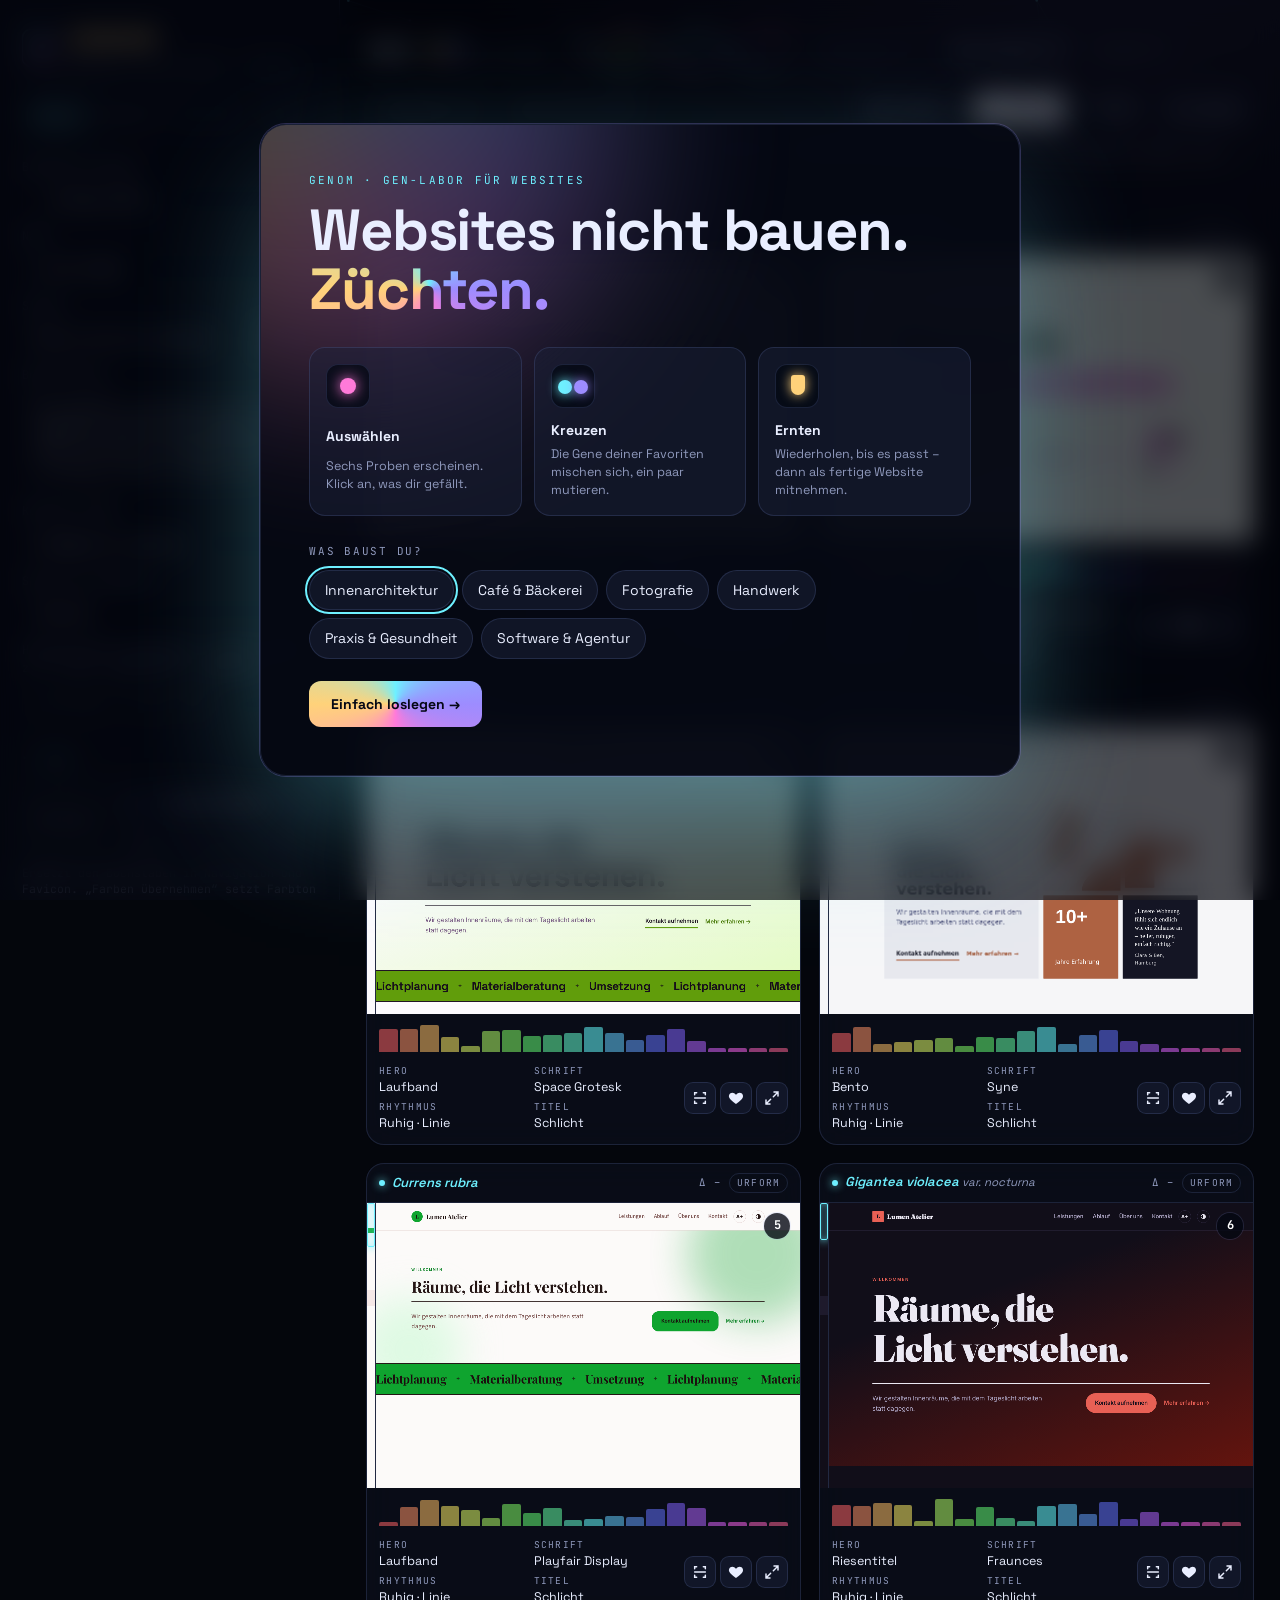
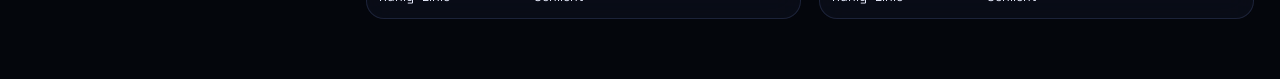
<file: genom/index.html>
<!doctype html>
<html lang="de">
<head>
<meta charset="utf-8">
<meta name="viewport" content="width=device-width, initial-scale=1">
<title>Genom Website-Builder</title>
<meta name="description" content="Ein evolutionärer Website-Builder: Wähle aus, was dir gefällt – die nächste Generation entsteht durch Kreuzung und Mutation.">
<style>
  :root {
    --bg: #0e0f12; --panel: #16181d; --panel-2: #1d2027; --line: #2a2e37;
    --text: #eceef2; --muted: #9aa1ad; --accent: #7cf29c; --accent-ink: #0b1a10;
    --danger: #ff7b7b; --radius: 14px; color-scheme: dark;
    font-family: ui-sans-serif, system-ui, -apple-system, "Segoe UI", Roboto, sans-serif;
  }
  * { box-sizing: border-box; }
  html, body { margin: 0; height: 100%; }
  body { background: var(--bg); color: var(--text); font-size: 14px; line-height: 1.45; }
  button, input, textarea, select { font: inherit; color: inherit; }
  button { cursor: pointer; }
  :focus-visible { outline: 2px solid var(--accent); outline-offset: 2px; }

  .app { display: grid; grid-template-columns: 340px 1fr; min-height: 100vh; }
  aside { background: var(--panel); border-right: 1px solid var(--line); padding: 22px; display: flex; flex-direction: column; gap: 22px; position: sticky; top: 0; height: 100vh; overflow-y: auto; }
  main { padding: 22px 26px 60px; min-width: 0; }

  .brand { display: flex; align-items: center; gap: 10px; }
  .brand svg { flex: none; }
  .brand h1 { font-size: 20px; margin: 0; letter-spacing: -0.02em; }
  .brand p { margin: 2px 0 0; color: var(--muted); font-size: 12.5px; }

  .group h2 { font-size: 11px; text-transform: uppercase; letter-spacing: 0.12em; color: var(--muted); margin: 0 0 10px; font-weight: 600; }
  label.field { display: block; margin-bottom: 10px; }
  label.field span { display: block; font-size: 12px; color: var(--muted); margin-bottom: 4px; }
  input[type=text], input[type=email], textarea, select {
    width: 100%; background: var(--panel-2); border: 1px solid var(--line); border-radius: 9px; padding: 8px 10px; outline: none;
  }
  input[type=text]:focus, input[type=email]:focus, textarea:focus { border-color: var(--accent); }
  textarea { resize: vertical; min-height: 64px; }
  .hint { font-size: 11.5px; color: var(--muted); margin: 4px 0 0; }
  .tabs { display: grid; grid-template-columns: repeat(4, 1fr); gap: 4px; background: var(--panel-2); padding: 4px; border-radius: 11px; position: sticky; top: 0; z-index: 2; box-shadow: 0 -22px 0 var(--panel); }
  .tabs button { border: 0; background: transparent; border-radius: 8px; padding: 7px 4px; font-size: 12.5px; color: var(--muted); }
  .tabs button[aria-selected=true] { background: var(--bg); color: var(--text); font-weight: 650; }
  .panel { display: flex; flex-direction: column; gap: 22px; }
  .panel[hidden] { display: none; }
  .switch { display: flex; align-items: center; gap: 9px; cursor: pointer; font-size: 13.5px; }
  .switch input { appearance: none; width: 34px; height: 20px; border-radius: 999px; background: var(--line); position: relative; margin: 0; flex: none; cursor: pointer; transition: background .15s; }
  .switch input::after { content: ""; position: absolute; top: 3px; left: 3px; width: 14px; height: 14px; border-radius: 50%; background: var(--text); transition: transform .15s; }
  .switch input:checked { background: var(--accent); }
  .switch input:checked::after { transform: translateX(14px); background: var(--accent-ink); }
  .switch.big { margin-bottom: 6px; }
  .sec-row { background: var(--panel-2); border: 1px solid var(--line); border-radius: 12px; padding: 10px 12px; margin-bottom: 8px; }
  .sec-row.off { opacity: .6; }
  .sec-row.off .sec-fn, .sec-row.off details { display: none; }
  .sec-top { display: flex; align-items: center; justify-content: space-between; gap: 8px; }
  .sec-top span { font-weight: 600; }
  .sec-move { display: flex; gap: 4px; }
  .mini { width: 26px; height: 26px; border-radius: 7px; border: 1px solid var(--line); background: var(--panel); padding: 0; font-size: 12px; }
  .mini:disabled { opacity: .3; cursor: default; }
  .sec-fn { margin: 6px 0 0; color: var(--muted); font-size: 12px; }
  .sec-row details { margin-top: 8px; }
  .sec-row summary { cursor: pointer; font-size: 12.5px; color: var(--accent); }
  .sec-row textarea { margin-top: 8px; font-size: 12.5px; }
  .upload { position: relative; margin-top: 8px; font-size: 12.5px; }
  .upload input { position: absolute; inset: 0; opacity: 0; cursor: pointer; }
  .thumbs { display: grid; gap: 6px; margin-top: 8px; }
  .thumb { display: grid; grid-template-columns: 44px 1fr 26px; gap: 6px; align-items: center; }
  .thumb img { width: 44px; height: 34px; object-fit: cover; border-radius: 6px; }
  .thumb input { padding: 5px 8px !important; font-size: 12px; }
  .score { display: flex; align-items: center; gap: 12px; }
  .score b { font-size: 26px; letter-spacing: -0.03em; }
  .score .bar { flex: 1; height: 8px; background: var(--line); border-radius: 99px; overflow: hidden; }
  .score .bar i { display: block; height: 100%; background: var(--accent); border-radius: 99px; transition: width .3s; }
  #check ul { list-style: none; padding: 0; margin: 12px 0 0; display: grid; gap: 8px; }
  #check li { display: grid; grid-template-columns: 22px 1fr; gap: 8px; font-size: 12.5px; }
  #check li > span { width: 20px; height: 20px; border-radius: 50%; display: grid; place-items: center; font-weight: 700; font-size: 11px; }
  #check li.ok > span { background: rgba(124,242,156,.15); color: var(--accent); }
  #check li.bad > span { background: rgba(255,123,123,.15); color: var(--danger); }
  #check small { display: block; color: var(--muted); }
  .legal-box[hidden] { display: none; }
  .legal-status { font-size: 12.5px; border-radius: 9px; padding: 7px 10px; margin-bottom: 8px; }
  .legal-status.ok { background: rgba(124,242,156,.12); color: var(--accent); }
  .legal-status.warn { background: rgba(255,123,123,.12); color: var(--danger); }

  .locks { display: flex; flex-wrap: wrap; gap: 6px; }
  .chip-toggle { border: 1px solid var(--line); background: var(--panel-2); border-radius: 999px; padding: 5px 11px; font-size: 12.5px; display: inline-flex; gap: 6px; align-items: center; }
  .chip-toggle[aria-pressed=true] { background: var(--accent); color: var(--accent-ink); border-color: var(--accent); font-weight: 600; }

  .slider { display: flex; align-items: center; gap: 10px; }
  .slider input { flex: 1; accent-color: var(--accent); }
  .slider output { width: 40px; text-align: right; font-variant-numeric: tabular-nums; color: var(--muted); }

  .codebox { display: flex; gap: 6px; }
  .codebox input { font-family: ui-monospace, SFMono-Regular, Menlo, monospace; font-size: 12px; letter-spacing: 0.03em; }

  .btn { border: 1px solid var(--line); background: var(--panel-2); border-radius: 10px; padding: 8px 13px; display: inline-flex; align-items: center; gap: 7px; white-space: nowrap; }
  .btn:hover { border-color: #3a404c; }
  .btn:disabled { opacity: .45; cursor: not-allowed; }
  .btn.primary { background: var(--accent); color: var(--accent-ink); border-color: var(--accent); font-weight: 650; }
  .btn.primary:hover { filter: brightness(1.06); }
  .btn.danger { background: var(--danger); border-color: var(--danger); color: #2a0b0b; font-weight: 650; }
  kbd { font-family: ui-monospace, monospace; font-size: 10.5px; border: 1px solid currentColor; border-radius: 4px; padding: 0 4px; opacity: .6; }

  .toolbar { display: flex; flex-wrap: wrap; align-items: center; gap: 10px; margin-bottom: 14px; }
  .gen { font-size: 26px; font-weight: 700; letter-spacing: -0.03em; margin-right: 6px; }
  .gen small { font-size: 13px; color: var(--muted); font-weight: 500; letter-spacing: 0; margin-left: 6px; }
  .spacer { flex: 1; }
  .status { color: var(--muted); font-size: 13px; min-height: 20px; margin-bottom: 14px; }
  .status b { color: var(--text); }

  .lineage { display: flex; gap: 6px; align-items: center; overflow-x: auto; padding: 4px 2px 10px; margin-bottom: 8px; }
  .lineage .label { color: var(--muted); font-size: 12px; margin-right: 4px; white-space: nowrap; }
  .ancestor { flex: none; width: 34px; height: 34px; border-radius: 9px; border: 1px solid var(--line); padding: 0; position: relative; overflow: hidden; }
  .ancestor i { position: absolute; width: 16px; height: 16px; border-radius: 50%; right: 4px; bottom: 4px; }
  .ancestor span { position: absolute; left: 4px; top: 2px; font-size: 10px; font-weight: 700; }
  .ancestor:hover { transform: translateY(-1px); border-color: var(--accent); }

  .grid { display: grid; grid-template-columns: repeat(auto-fill, minmax(320px, 1fr)); gap: 18px; }
  .card { background: var(--panel); border: 1px solid var(--line); border-radius: var(--radius); overflow: hidden; transition: border-color .15s, box-shadow .15s, transform .15s; position: relative; }
  .card.selected { border-color: var(--accent); box-shadow: 0 0 0 2px var(--accent), 0 12px 30px -12px rgba(124,242,156,.35); }
  .card.elite::after { content: "Elter"; position: absolute; top: 10px; left: 10px; background: rgba(0,0,0,.7); color: #fff; font-size: 11px; padding: 2px 8px; border-radius: 999px; pointer-events: none; }
  .frame { position: relative; overflow: hidden; cursor: pointer; background: #fff; }
  .frame iframe { position: absolute; top: 0; left: 0; border: 0; width: 1280px; height: 860px; transform-origin: 0 0; pointer-events: none; }
  .frame .num { position: absolute; top: 10px; right: 10px; width: 26px; height: 26px; border-radius: 50%; background: rgba(0,0,0,.72); color: #fff; display: grid; place-items: center; font-size: 12px; font-weight: 700; }
  .card.selected .frame .num { background: var(--accent); color: var(--accent-ink); }
  .meta { padding: 10px 12px 12px; display: flex; gap: 8px; align-items: flex-start; }
  .tags { display: flex; flex-wrap: wrap; gap: 4px; flex: 1; }
  .tag { font-size: 11px; color: var(--muted); background: var(--panel-2); border-radius: 6px; padding: 2px 7px; }
  .tag.diff { color: var(--accent); }
  .card-actions { display: flex; gap: 4px; }
  .icon-btn { width: 32px; height: 32px; border-radius: 9px; border: 1px solid var(--line); background: var(--panel-2); display: grid; place-items: center; padding: 0; }
  .icon-btn:hover { border-color: #3a404c; }
  .icon-btn[aria-pressed=true] { background: var(--accent); border-color: var(--accent); color: var(--accent-ink); }

  /* Modal */
  dialog { border: 0; padding: 0; background: transparent; color: var(--text); max-width: none; max-height: none; width: 100vw; height: 100vh; }
  dialog::backdrop { background: rgba(5,6,8,.82); backdrop-filter: blur(4px); }
  .modal { display: flex; flex-direction: column; height: 100%; padding: 16px; gap: 12px; }
  .modal-bar { display: flex; flex-wrap: wrap; gap: 8px; align-items: center; }
  .modal-bar .title { font-weight: 650; margin-right: auto; }
  .modal-bar .title code { font-size: 12px; color: var(--muted); margin-left: 8px; }
  .stage { flex: 1; display: grid; place-items: center; min-height: 0; }
  .stage iframe { border: 0; background: #fff; border-radius: 12px; width: 100%; height: 100%; box-shadow: 0 30px 80px -20px rgba(0,0,0,.6); transition: width .3s; }
  .stage.mobile iframe { width: 390px; max-width: 100%; }
  .seg { display: inline-flex; border: 1px solid var(--line); border-radius: 10px; overflow: hidden; }
  .seg button { border: 0; background: var(--panel-2); padding: 8px 12px; }
  .seg button[aria-pressed=true] { background: var(--text); color: var(--bg); }

  .toast { max-width: calc(100vw - 32px); text-align: center; position: fixed; bottom: 22px; left: 50%; transform: translate(-50%, 20px); background: var(--text); color: var(--bg); padding: 10px 16px; border-radius: 10px; font-weight: 600; opacity: 0; transition: .25s; pointer-events: none; z-index: 99; }
  .toast.show { opacity: 1; transform: translate(-50%, 0); }

  .help { font-size: 12.5px; color: var(--muted); }
  .help ol { padding-left: 18px; margin: 0; }
  .help li { margin-bottom: 4px; }

  @media (max-width: 900px) {
    .app { grid-template-columns: 1fr; }
    aside { position: static; height: auto; border-right: 0; border-bottom: 1px solid var(--line); padding: 16px; }
    main { padding: 16px; }
    .grid { grid-template-columns: 1fr; }
  }
  @media (prefers-reduced-motion: reduce) { * { transition: none !important; } }

  /* ===== Futur-Ebene: das Gen-Labor ===== */
  @property --a { syntax: "<angle>"; inherits: false; initial-value: 0deg; }
  :root {
    --bg: #04060c; --panel: rgba(11,15,28,.74); --panel-2: rgba(26,33,56,.6); --line: rgba(140,168,255,.15);
    --text: #e9eeff; --muted: #8f99bc; --accent: #6ef0ff; --accent-ink: #021018; --danger: #ff6b8b;
    --glow: rgba(110,240,255,.35);
    --holo: conic-gradient(from var(--a), #6ef0ff, #9d8cff, #ff7ad9, #ffd27a, #6ef0ff);
    --mono: "JetBrains Mono", ui-monospace, SFMono-Regular, Menlo, monospace;
    font-family: "Space Grotesk", ui-sans-serif, system-ui, sans-serif;
  }
  @keyframes spinA { to { --a: 360deg; } }
  body { background: radial-gradient(1100px 700px at 88% -12%, rgba(157,140,255,.17), transparent 62%),
                     radial-gradient(900px 640px at -12% 112%, rgba(110,240,255,.11), transparent 60%), var(--bg);
         background-attachment: fixed; }
  #field { position: fixed; inset: 0; width: 100vw; height: 100vh; z-index: 0; pointer-events: none; }
  .app { position: relative; z-index: 1; }
  aside { background: var(--panel); -webkit-backdrop-filter: blur(18px) saturate(1.3); backdrop-filter: blur(18px) saturate(1.3); }
  .brand h1 { font-size: 24px; font-weight: 700; letter-spacing: .04em; text-transform: uppercase; background: var(--holo); -webkit-background-clip: text; background-clip: text; color: transparent; animation: spinA 8s linear infinite; }
  .brand p, .group h2, .hint, .status, label.field span { font-family: var(--mono); }
  .brand p { font-size: 11px; letter-spacing: .06em; }
  .group h2 { letter-spacing: .22em; font-size: 10.5px; color: var(--accent); opacity: .85; }
  .group h2::before { content: "▸ "; opacity: .7; }
  input[type=text], input[type=email], textarea, select { background: rgba(4,8,18,.55); border-color: var(--line); }
  input[type=text]:focus, input[type=email]:focus, textarea:focus, select:focus { border-color: var(--accent); box-shadow: 0 0 0 3px rgba(110,240,255,.14), 0 0 22px -8px var(--glow); }
  .tabs { background: rgba(4,8,18,.6); border: 1px solid var(--line); box-shadow: 0 -22px 0 rgba(11,15,28,.96); }
  .tabs button { font-family: var(--mono); font-size: 11px; letter-spacing: .06em; text-transform: uppercase; }
  .tabs button[aria-selected=true] { background: rgba(110,240,255,.1); color: var(--accent); box-shadow: inset 0 0 0 1px rgba(110,240,255,.35), 0 0 18px -6px var(--glow); }
  .btn { background: var(--panel-2); border-color: var(--line); -webkit-backdrop-filter: blur(8px); backdrop-filter: blur(8px); transition: border-color .2s, box-shadow .2s, transform .2s; }
  .btn:hover { border-color: rgba(110,240,255,.55); box-shadow: 0 0 0 1px rgba(110,240,255,.2), 0 0 26px -8px var(--glow); }
  .btn.primary { background: var(--holo); color: #050816; border-color: transparent; animation: spinA 5s linear infinite; box-shadow: 0 0 34px -8px rgba(157,140,255,.85); }
  .btn.primary:hover { transform: translateY(-1px); filter: none; }
  .btn.primary:disabled { animation: none; background: var(--panel-2); color: var(--muted); box-shadow: none; border-color: var(--line); }
  .switch input:checked { background: var(--accent); box-shadow: 0 0 14px -2px var(--glow); }
  .sec-row, .chip-toggle { background: rgba(26,33,56,.45); }
  .chip-toggle[aria-pressed=true] { box-shadow: 0 0 18px -6px var(--glow); }
  .slider input { accent-color: var(--accent); }

  .gen { font-family: var(--mono); font-weight: 600; font-size: 24px; letter-spacing: .04em; text-transform: uppercase; }
  .gen b { background: var(--holo); -webkit-background-clip: text; background-clip: text; color: transparent; animation: spinA 6s linear infinite; }
  .gen small { font-family: var(--mono); text-transform: none; letter-spacing: 0; }
  .helix { width: 230px; height: 58px; display: block; flex: none; }
  .lineage { background: linear-gradient(var(--line), var(--line)) 0 21px / 100% 1px no-repeat; }
  .lineage .label { font-family: var(--mono); text-transform: uppercase; letter-spacing: .14em; font-size: 10.5px; background: var(--bg); padding-right: 6px; }
  .ancestor { border-radius: 50%; width: 30px; height: 30px; box-shadow: 0 0 0 3px var(--bg), 0 0 0 4px var(--line); }
  .ancestor:hover { box-shadow: 0 0 0 3px var(--bg), 0 0 0 4px var(--accent), 0 0 18px var(--glow); }
  .ancestor span { font-family: var(--mono); }

  .card { background: var(--panel); -webkit-backdrop-filter: blur(14px); backdrop-filter: blur(14px); border-radius: 18px; transition: transform .25s, box-shadow .25s, border-color .25s; overflow: visible; }
  .card:hover { transform: translateY(-3px); border-color: rgba(110,240,255,.3); box-shadow: 0 22px 50px -26px var(--glow); }
  .card.selected { border-color: transparent; box-shadow: 0 0 46px -12px rgba(157,140,255,.75); }
  .card.selected::before { content: ""; position: absolute; inset: -1px; border-radius: inherit; padding: 2px; background: var(--holo);
    -webkit-mask: linear-gradient(#000 0 0) content-box, linear-gradient(#000 0 0); -webkit-mask-composite: xor; mask-composite: exclude;
    animation: spinA 3.5s linear infinite; pointer-events: none; z-index: 4; }
  .card.elite::after { top: 44px; font-family: var(--mono); font-size: 10px; letter-spacing: .12em; text-transform: uppercase; background: rgba(4,8,18,.8); border: 1px solid var(--line); }
  .probe { display: flex; justify-content: space-between; align-items: center; font-family: var(--mono); font-size: 10.5px; letter-spacing: .14em; text-transform: uppercase; color: var(--muted); padding: 9px 12px; border-bottom: 1px solid var(--line); }
  .probe b { color: var(--accent); font-weight: 600; }
  .probe .live-dot { width: 6px; height: 6px; border-radius: 50%; background: var(--accent); display: inline-block; margin-right: 7px; box-shadow: 0 0 8px var(--accent); animation: pulse 2s ease-in-out infinite; }
  @keyframes pulse { 50% { opacity: .25; } }
  .frame .num { font-family: var(--mono); background: rgba(4,8,18,.8); box-shadow: 0 0 0 1px var(--line); }
  .card.selected .frame .num { background: var(--holo); animation: spinA 3s linear infinite; color: #050816; }
  .dna { display: flex; align-items: flex-end; gap: 2px; height: 28px; padding: 0 12px; margin-top: 10px; }
  .dna i { flex: 1; height: calc(14% + var(--v) * 86%); border-radius: 2px 2px 0 0; background: hsl(var(--h) 92% 68%); opacity: .55; transition: height .6s cubic-bezier(.2,.7,.2,1), opacity .3s; }
  .dna i.mut { opacity: 1; box-shadow: 0 0 10px hsl(var(--h) 92% 68%); }
  .card:hover .dna i { opacity: .9; }
  .tag { background: rgba(140,168,255,.07); font-family: var(--mono); font-size: 10.5px; border: 1px solid transparent; }
  .tag.diff { color: var(--accent); background: rgba(110,240,255,.08); border-color: rgba(110,240,255,.3); }
  .icon-btn { background: rgba(26,33,56,.55); }
  .icon-btn[aria-pressed=true] { background: var(--holo); color: #050816; border-color: transparent; animation: spinA 4s linear infinite; }
  .card.scan .frame::after { content: ""; position: absolute; left: 0; right: 0; height: 45%; top: -45%; z-index: 2; pointer-events: none;
    background: linear-gradient(180deg, transparent, rgba(110,240,255,.16) 70%, rgba(190,250,255,.95) 97%, transparent);
    animation: scanline 1.15s cubic-bezier(.55,0,.3,1) both; animation-delay: var(--d, 0s); }
  .card.scan .frame iframe { animation: materialize 1.15s ease both; animation-delay: var(--d, 0s); }
  @keyframes scanline { to { top: 100%; } }
  @keyframes materialize { from { filter: blur(10px) saturate(0) brightness(1.8) hue-rotate(60deg); opacity: .15; } }
  dialog::backdrop { background: rgba(2,4,10,.82); -webkit-backdrop-filter: blur(10px); backdrop-filter: blur(10px); }
  .modal-bar .title { font-family: var(--mono); text-transform: uppercase; letter-spacing: .1em; font-size: 12.5px; }
  .stage iframe { box-shadow: 0 0 0 1px var(--line), 0 40px 120px -30px rgba(157,140,255,.55); }
  .legal-status.ok, #check li.ok > span { background: rgba(110,240,255,.1); color: var(--accent); }
  .legal-status.warn, #check li.bad > span { background: rgba(255,107,139,.12); color: var(--danger); }
  .score b { font-family: var(--mono); }
  .score .bar i { background: var(--holo); animation: spinA 4s linear infinite; }
  .toast { background: rgba(10,14,26,.92); color: var(--text); border: 1px solid rgba(110,240,255,.35); box-shadow: 0 0 30px -8px var(--glow); font-family: var(--mono); font-size: 12.5px; font-weight: 500; }
  kbd { font-family: var(--mono); }

  /* ===== Genom Pro ===== */
  .pro-btn { font-family: var(--mono); font-size: 12px; letter-spacing: .06em; }
  .pro-btn.free { border-color: rgba(255,122,217,.5); color: #ffc1ee; }
  .pro-btn.free:hover { box-shadow: 0 0 26px -6px rgba(255,122,217,.8); }
  .pro-btn.active { background: var(--holo); color: #050816; border-color: transparent; animation: spinA 6s linear infinite; font-weight: 600; }
  .quota[hidden] { display: none; }
  .quota { font-family: var(--mono); font-size: 11.5px; color: var(--muted); display: inline-flex; align-items: center; gap: 8px; margin-left: 10px; }
  .quota .q { display: inline-flex; gap: 3px; }
  .quota .q i { width: 14px; height: 6px; border-radius: 2px; background: var(--line); }
  .quota .q i.used { background: var(--holo); animation: spinA 4s linear infinite; }
  .quota button { all: unset; cursor: pointer; color: #ffc1ee; text-decoration: underline; text-underline-offset: 3px; }
  .locked-badge { font-family: var(--mono); font-size: 10px; letter-spacing: .1em; margin-left: 6px; padding: 1px 6px; border-radius: 999px; border: 1px solid rgba(255,122,217,.5); color: #ffc1ee; }
  dialog.paywall { width: min(520px, calc(100vw - 32px)); height: fit-content; max-height: calc(100vh - 32px); margin: auto; border-radius: 22px; overflow: auto; padding: 0;
    background: rgba(9,12,24,.92); border: 1px solid var(--line); box-shadow: 0 0 0 1px rgba(157,140,255,.25), 0 40px 120px -30px rgba(157,140,255,.7); }
  .pw { position: relative; padding: 34px 30px 28px; overflow: hidden; }
  .pw-orb { position: absolute; width: 360px; height: 360px; right: -140px; top: -170px; border-radius: 50%; background: var(--holo); filter: blur(70px); opacity: .35; animation: spinA 10s linear infinite; pointer-events: none; }
  .pw > *:not(.pw-orb):not(.pw-close) { position: relative; }
  .pw-close { position: absolute; right: 14px; top: 14px; width: 34px; height: 34px; border-radius: 50%; border: 1px solid var(--line); background: var(--panel-2); z-index: 2; }
  .pw-reason { font-family: var(--mono); font-size: 11.5px; letter-spacing: .08em; color: #ffc1ee; margin: 0 0 10px; min-height: 1em; }
  .pw h2 { font-size: 34px; margin: 0; letter-spacing: -.01em; }
  .pw h2 span { background: var(--holo); -webkit-background-clip: text; background-clip: text; color: transparent; animation: spinA 6s linear infinite; }
  .pw-price { margin: 6px 0 18px; display: flex; align-items: baseline; gap: 8px; }
  .pw-price b { font-size: 44px; font-family: var(--mono); letter-spacing: -.03em; }
  .pw-price span { color: var(--muted); font-family: var(--mono); }
  .pw-list { list-style: none; padding: 0; margin: 0 0 22px; display: grid; gap: 12px; }
  .pw-list li { display: grid; grid-template-columns: 22px 1fr; column-gap: 10px; }
  .pw-list li::before { content: "✦"; grid-row: span 2; color: var(--accent); text-shadow: 0 0 10px var(--glow); }
  .pw-list b { font-weight: 600; }
  .pw-list span { color: var(--muted); font-size: 12.5px; }
  .pw-buy { width: 100%; justify-content: center; padding: 13px; font-size: 15px; text-decoration: none; }
  .pw-buy[aria-disabled=true] { animation: none; background: var(--panel-2); color: var(--muted); box-shadow: none; pointer-events: none; }
  .pw-note { font-size: 12px; color: var(--muted); text-align: center; margin: 10px 0 20px; }
  .pw-key { border-top: 1px solid var(--line); padding-top: 18px; }
  .pw-key label { display: block; font-family: var(--mono); font-size: 11px; letter-spacing: .1em; text-transform: uppercase; color: var(--muted); margin-bottom: 8px; }
  .pw-msg { font-family: var(--mono); font-size: 12px; min-height: 1.2em; margin: 8px 0 0; }
  .pw-msg.ok { color: var(--accent); } .pw-msg.bad { color: var(--danger); }
  .pw-active { border-top: 1px solid var(--line); padding-top: 18px; }
  .pw-active p { font-family: var(--mono); color: var(--accent); margin: 0 0 12px; }
  .paywall.unlocked .pw-orb { animation: spinA 1.2s linear infinite; opacity: .7; }

  body.free-mode .pro-only, body.free-mode #pro-btn { display: none; }
  /* ===== Logo, Slogan, Geräte ===== */
  label.field span.with-btn { display: flex; gap: 6px; font-family: inherit; color: inherit; font-size: inherit; margin: 0; }
  .with-btn input { flex: 1; min-width: 0; }
  .with-btn .btn { padding: 6px 10px; font-size: 12px; }
  .logo-box { display: grid; grid-template-columns: 84px 1fr; gap: 10px; align-items: center; }
  .logo-prev { width: 84px; height: 84px; border-radius: 14px; border: 1px dashed var(--line); display: grid; place-items: center; font-size: 11px; color: var(--muted); text-align: center; overflow: hidden;
    background: repeating-conic-gradient(rgba(255,255,255,.04) 0 25%, transparent 0 50%) 0 0 / 14px 14px; }
  .logo-prev img { max-width: 76px; max-height: 76px; object-fit: contain; }
  .logo-actions { display: grid; gap: 6px; }
  .logo-actions .btn { justify-content: center; font-size: 12.5px; padding: 7px 10px; }
  .logo-actions .btn[hidden] { display: none; }
  .seg.device button { font-size: 12px; font-family: var(--mono); }
  .grid.mob { grid-template-columns: repeat(auto-fill, minmax(230px, 1fr)); }
  /* ===== Intro ===== */
  dialog.intro { width: min(760px, calc(100vw - 32px)); height: fit-content; max-height: calc(100vh - 32px); margin: auto; padding: 0; overflow: auto; border-radius: 26px;
    background: rgba(6,9,20,.94); border: 1px solid var(--line); box-shadow: 0 0 0 1px rgba(157,140,255,.25), 0 50px 140px -30px rgba(110,240,255,.45); }
  dialog.intro::backdrop { background: rgba(2,4,10,.7); -webkit-backdrop-filter: blur(14px); backdrop-filter: blur(14px); }
  .in-wrap { position: relative; padding: clamp(26px, 5vw, 48px); overflow: hidden; }
  .in-wrap > *:not(.in-orb) { position: relative; }
  .in-orb { position: absolute; width: 520px; height: 520px; left: -160px; top: -260px; border-radius: 50%; background: var(--holo); filter: blur(90px); opacity: .32; animation: spinA 9s linear infinite; pointer-events: none; }
  .in-kicker { font-family: var(--mono); font-size: 11px; letter-spacing: .2em; text-transform: uppercase; color: var(--accent); margin: 0 0 12px; }
  .intro h2 { font-size: clamp(34px, 6vw, 58px); line-height: 1.02; margin: 0 0 28px; letter-spacing: -.02em; }
  .intro h2 span { background: var(--holo); -webkit-background-clip: text; background-clip: text; color: transparent; animation: spinA 5s linear infinite; }
  .in-steps { list-style: none; padding: 0; margin: 0 0 28px; display: grid; grid-template-columns: repeat(3, 1fr); gap: 12px; }
  .in-steps li { background: rgba(26,33,56,.5); border: 1px solid var(--line); border-radius: 16px; padding: 16px; display: grid; gap: 4px; animation: inUp .7s cubic-bezier(.2,.7,.2,1) backwards; }
  .in-steps li:nth-child(2) { animation-delay: .12s; } .in-steps li:nth-child(3) { animation-delay: .24s; }
  @keyframes inUp { from { opacity: 0; transform: translateY(16px); } }
  .in-steps small { color: var(--muted); font-size: 12.5px; }
  .in-ico { width: 44px; height: 44px; border-radius: 12px; background: rgba(4,8,18,.7); border: 1px solid var(--line); position: relative; margin-bottom: 8px; display: block; }
  .in-ico i { position: absolute; border-radius: 50%; }
  .i1 i { inset: 13px; background: #ff7ad9; animation: beat 1.4s ease-in-out infinite; box-shadow: 0 0 14px #ff7ad9; }
  @keyframes beat { 30% { transform: scale(1.3); } 60% { transform: scale(.95); } }
  .i2 i { width: 14px; height: 14px; top: 15px; background: #6ef0ff; animation: fuseL 2s ease-in-out infinite; left: 6px; box-shadow: 0 0 12px #6ef0ff; }
  .i2 i + i { left: auto; right: 6px; background: #9d8cff; animation-name: fuseR; box-shadow: 0 0 12px #9d8cff; }
  @keyframes fuseL { 50% { transform: translateX(8px); } } @keyframes fuseR { 50% { transform: translateX(-8px); } }
  .i3 i { left: 15px; top: 10px; width: 14px; height: 20px; border-radius: 3px 3px 7px 7px; background: #ffd27a; animation: drop 1.6s ease-in infinite; box-shadow: 0 0 12px #ffd27a; }
  @keyframes drop { 0% { transform: translateY(-6px); opacity: 0; } 40% { opacity: 1; } 100% { transform: translateY(8px); opacity: 0; } }
  .in-q { font-family: var(--mono); font-size: 11px; letter-spacing: .16em; text-transform: uppercase; color: var(--muted); margin: 0 0 10px; }
  .in-presets { display: flex; flex-wrap: wrap; gap: 8px; margin-bottom: 22px; }
  .in-presets button { border: 1px solid var(--line); background: rgba(26,33,56,.55); border-radius: 999px; padding: 9px 15px; }
  .in-presets button:hover { border-color: var(--accent); box-shadow: 0 0 20px -6px var(--glow); }
  .in-skip { border: 0; background: var(--holo); color: #050816; font-weight: 700; padding: 13px 22px; border-radius: 12px; animation: spinA 5s linear infinite; }
  /* ===== Evolutions-Film ===== */
  .film-stage { position: relative; flex: 1; min-height: 0; border-radius: 12px; overflow: hidden; background: #000; box-shadow: 0 0 0 1px var(--line), 0 40px 120px -30px rgba(157,140,255,.55); }
  .film-stage iframe { position: absolute; inset: 0; width: 100%; height: 100%; border: 0; background: #fff; opacity: 0; transition: opacity .9s ease; pointer-events: none; }
  .film-stage iframe.on { opacity: 1; }
  .film-cap { position: absolute; left: 16px; bottom: 16px; right: 16px; display: flex; flex-wrap: wrap; gap: 8px; align-items: center; z-index: 2; pointer-events: none; }
  .film-cap b { font-family: var(--mono); font-size: 13px; background: rgba(4,8,18,.88); border: 1px solid rgba(110,240,255,.4); color: var(--text); padding: 6px 12px; border-radius: 999px; }
  .film-cap span { display: flex; flex-wrap: wrap; gap: 6px; }
  .film-cap em { font-style: normal; font-family: var(--mono); font-size: 11px; background: rgba(4,8,18,.82); color: var(--accent); border: 1px solid rgba(110,240,255,.3); padding: 4px 9px; border-radius: 999px; animation: inUp .5s backwards; }
  #film-range { width: 100%; accent-color: var(--accent); }
  @media (max-width: 640px) { .in-steps { grid-template-columns: 1fr; } }
  /* ===== Besucher ===== */
  .viewers-btn { font-family: var(--mono); font-size: 12px; display: inline-flex; align-items: center; gap: 8px; }
  .viewers-btn[hidden] { display: none; }
  .vdot { width: 8px; height: 8px; border-radius: 50%; background: var(--muted); }
  .vdot.on { background: #4ade80; box-shadow: 0 0 10px #4ade80; animation: pulse 2s ease-in-out infinite; }
  .vw-stats { display: grid; grid-template-columns: repeat(2, 1fr); gap: 10px; margin: 16px 0 18px; }
  .vw-stats div { background: rgba(26,33,56,.55); border: 1px solid var(--line); border-radius: 14px; padding: 12px 14px; }
  .vw-stats b { display: block; font-family: var(--mono); font-size: 28px; letter-spacing: -.02em; font-variant-numeric: tabular-nums; }
  .vw-stats span { color: var(--muted); font-size: 12px; }
  .vw-list { list-style: none; margin: 0; padding: 0; display: grid; gap: 6px; max-height: 300px; overflow: auto; }
  .vw-list li { display: grid; grid-template-columns: 34px 1fr auto; gap: 10px; align-items: center; padding: 8px 10px; border-radius: 12px; background: rgba(26,33,56,.4); border: 1px solid var(--line); }
  .vw-list img, .vw-list .av { width: 34px; height: 34px; border-radius: 50%; object-fit: cover; }
  .vw-list .av { display: grid; place-items: center; background: var(--panel-2); border: 1px solid var(--line); font-weight: 700; color: var(--accent); }
  .vw-list .who { min-width: 0; }
  .vw-list .who b { display: block; font-weight: 600; white-space: nowrap; overflow: hidden; text-overflow: ellipsis; }
  .vw-list .who small { font-family: var(--mono); font-size: 10.5px; color: var(--muted); }
  .vw-list .st { font-family: var(--mono); font-size: 10.5px; color: var(--muted); text-align: right; }
  .vw-list .st.on { color: #4ade80; }
  .vw-empty { color: var(--muted); font-size: 13px; padding: 10px 2px; }
  /* ===== Herbarium, Gen-Editor, Vergleich ===== */
  .two-col { display: grid; grid-template-columns: 1fr 1fr; gap: 0 10px; }
  .herb { display: grid; gap: 6px; margin-top: 10px; }
  .hitem { display: grid; grid-template-columns: 30px 1fr auto auto; gap: 8px; align-items: center; background: rgba(26,33,56,.45); border: 1px solid var(--line); border-radius: 10px; padding: 6px 8px; }
  .hsw { width: 30px; height: 30px; border-radius: 50%; position: relative; box-shadow: 0 0 0 1px var(--line); }
  .hsw i { position: absolute; right: 2px; bottom: 2px; width: 12px; height: 12px; border-radius: 50%; }
  .hname { min-width: 0; }
  .hname b { display: block; font-style: italic; font-weight: 600; font-size: 12.5px; white-space: nowrap; overflow: hidden; text-overflow: ellipsis; }
  .hname small { font-family: var(--mono); font-size: 10px; color: var(--muted); }
  .hitem .mini { width: auto; padding: 0 8px; font-size: 11px; font-family: var(--mono); }
  .ge-lock { border: 1px dashed rgba(255,122,217,.45); border-radius: 12px; padding: 14px; font-size: 12.5px; color: var(--muted); display: grid; gap: 10px; }
  .ge-head { font-family: var(--mono); font-size: 11px; color: var(--muted); margin-bottom: 8px; }
  .ge-head b { color: var(--text); font-family: "Space Grotesk", sans-serif; font-style: italic; }
  .ge-grp { font-family: var(--mono); font-size: 10px; letter-spacing: .16em; text-transform: uppercase; color: var(--accent); margin: 12px 0 4px; }
  .gene { display: grid; grid-template-columns: 92px 1fr 88px; gap: 8px; align-items: center; font-size: 12px; margin: 3px 0; }
  .gene input { accent-color: hsl(var(--h) 92% 68%); width: 100%; }
  .gene output { font-family: var(--mono); font-size: 10.5px; color: var(--muted); white-space: nowrap; overflow: hidden; text-overflow: ellipsis; text-align: right; }
  #compare .modal { gap: 12px; }
  .cmp-stage { position: relative; flex: 1; min-height: 0; border-radius: 12px; overflow: hidden; background: #fff; box-shadow: 0 0 0 1px var(--line), 0 40px 120px -30px rgba(157,140,255,.55); }
  .cmp-stage iframe { position: absolute; inset: 0; width: 100%; height: 100%; border: 0; background: #fff; }
  #cmp-a { clip-path: inset(0 calc(100% - var(--x, 50%)) 0 0); }
  .cmp-handle { position: absolute; top: 0; bottom: 0; left: var(--x, 50%); width: 3px; margin-left: -1.5px; background: var(--holo); animation: spinA 4s linear infinite; cursor: ew-resize; touch-action: none; z-index: 3; }
  .cmp-handle span { position: absolute; top: 50%; left: 50%; transform: translate(-50%, -50%); width: 44px; height: 44px; border-radius: 50%; display: grid; place-items: center; background: rgba(4,8,18,.88); color: var(--accent); border: 1px solid rgba(110,240,255,.5); box-shadow: 0 0 24px -4px var(--glow); font-size: 18px; }
  .cmp-handle:focus-visible span { outline: 2px solid var(--accent); outline-offset: 3px; }
  .cmp-tag { position: absolute; top: 12px; z-index: 2; font-family: var(--mono); font-size: 11px; letter-spacing: .06em; background: rgba(4,8,18,.85); color: var(--text); border: 1px solid var(--line); padding: 4px 10px; border-radius: 999px; pointer-events: none; }
  .cmp-tag.l { left: 12px; } .cmp-tag.r { right: 12px; }
  /* ===== Proben ===== */
  .probe { gap: 10px; }
  .probe .sp { display: flex; align-items: center; min-width: 0; }
  .species { text-transform: none; letter-spacing: 0; font-family: "Space Grotesk", sans-serif; font-size: 13px; color: var(--text); white-space: nowrap; overflow: hidden; text-overflow: ellipsis; }
  .species b { font-weight: 600; font-style: italic; }
  .species em { color: var(--muted); font-size: 11.5px; }
  .pg { white-space: nowrap; display: flex; align-items: center; gap: 8px; }
  .kind { padding: 2px 7px; border-radius: 999px; border: 1px solid var(--line); font-size: 9.5px; letter-spacing: .12em; }
  .k-elter, .k-urform { color: var(--muted); }
  .k-feinschliff { color: var(--accent); border-color: rgba(110,240,255,.35); }
  .k-variante { color: #b9adff; border-color: rgba(157,140,255,.45); }
  .k-mutant { color: #ff9ae0; border-color: rgba(255,122,217,.5); box-shadow: 0 0 12px -4px rgba(255,122,217,.8); }
  .specimen { display: grid; grid-template-columns: 9px 1fr; background: #000; }
  .chromo { position: relative; overflow: hidden; background: var(--panel-2); border-right: 1px solid var(--line); }
  .bands { display: flex; flex-direction: column; height: 100%; }
  .bands i { display: block; min-height: 1px; }
  .win { position: absolute; left: 0; right: 0; top: 0; height: 20%; border: 1.5px solid var(--accent); border-radius: 2px; box-shadow: 0 0 10px var(--accent), inset 0 0 6px rgba(110,240,255,.5); pointer-events: none; }
  .frame iframe { will-change: transform; }
  .scanbar { position: absolute; left: 0; right: 0; bottom: 0; height: 2px; background: rgba(4,8,18,.5); pointer-events: none; opacity: 0; transition: opacity .3s; }
  .scanbar i { display: block; height: 100%; width: 0; background: var(--holo); animation: spinA 3s linear infinite; }
  .card.scanning .scanbar { opacity: 1; }
  .card.scanning .frame::before { content: "Durchleuchten"; position: absolute; left: 10px; bottom: 10px; z-index: 3; font-family: var(--mono); font-size: 10px; letter-spacing: .16em; text-transform: uppercase; color: var(--accent); background: rgba(4,8,18,.82); border: 1px solid rgba(110,240,255,.35); padding: 3px 8px; border-radius: 999px; }
  .traits { display: grid; grid-template-columns: repeat(2, minmax(0, 1fr)); gap: 4px 12px; flex: 1; min-width: 0; }
  .trait { font-size: 12.5px; white-space: nowrap; overflow: hidden; text-overflow: ellipsis; color: var(--text); }
  .trait small { display: block; font-family: var(--mono); font-size: 9.5px; letter-spacing: .14em; text-transform: uppercase; color: var(--muted); }
  .trait.diff { color: var(--accent); text-shadow: 0 0 12px rgba(110,240,255,.6); }
  .trait.diff small::after { content: " ●"; color: var(--accent); }
  .card-actions { align-self: center; }
  .icon-btn.scanbtn[aria-pressed=true] { color: var(--accent); border-color: rgba(110,240,255,.5); box-shadow: 0 0 16px -4px var(--glow); }
  .meta { padding-top: 12px; }
  @media (max-width: 900px) { .helix { display: none; } }
  @media (prefers-reduced-motion: reduce) { *, *::before, *::after { animation: none !important; } }
</style>
<link rel="preconnect" href="https://fonts.googleapis.com"><link rel="preconnect" href="https://fonts.gstatic.com" crossorigin>
<link rel="stylesheet" href="https://fonts.googleapis.com/css2?family=JetBrains+Mono:wght@400;600&family=Space+Grotesk:wght@400;500;600;700&display=swap">
</head>
<body>
<canvas id="field" aria-hidden="true"></canvas>
<div class="app">
  <aside>
    <div class="brand">
      <svg width="38" height="38" viewBox="0 0 38 38" aria-hidden="true">
        <defs><linearGradient id="lg" x1="0" y1="0" x2="1" y2="1"><stop offset="0" stop-color="#6ef0ff"/><stop offset=".5" stop-color="#9d8cff"/><stop offset="1" stop-color="#ff7ad9"/></linearGradient></defs>
        <rect width="38" height="38" rx="10" fill="#070b16" stroke="url(#lg)" stroke-width="1.5"/>
        <path d="M12 8c14 6 0 16 14 22M26 8c-14 6 0 16-14 22" stroke="url(#lg)" stroke-width="2.4" fill="none" stroke-linecap="round"/>
        <path d="M14 13h10M13.5 19h11M14 25h10" stroke="#e9eeff" stroke-opacity=".6" stroke-width="1.4" stroke-linecap="round"/>
      </svg>
      <div><h1>Genom</h1><p>Websites nicht bauen – züchten.</p></div>
    </div>

    <div class="tabs" id="tabs" role="tablist" aria-label="Einstellungen">
      <button role="tab" data-tab="inhalt" id="tab-inhalt" aria-controls="panel-inhalt">Inhalt</button>
      <button role="tab" data-tab="bereiche" id="tab-bereiche" aria-controls="panel-bereiche">Bereiche</button>
      <button role="tab" data-tab="evolution" id="tab-evolution" aria-controls="panel-evolution">Evolution</button>
      <button role="tab" data-tab="check" id="tab-check" aria-controls="panel-check">Check</button>
    </div>

    <section class="panel" role="tabpanel" id="panel-inhalt" aria-labelledby="tab-inhalt">
      <div class="group">
        <label class="field"><span>Branchen-Vorlage</span><select id="preset"><option value="">– Vorlage wählen –</option></select></label>
        <label class="field"><span>Name</span><input type="text" id="c-name"></label>
        <label class="field"><span>Slogan</span><span class="with-btn"><input type="text" id="c-tagline"><button class="btn" id="slogan-idea" type="button" title="Slogan-Vorschlag">✨ Idee</button></span></label>
        <label class="field"><span>Beschreibung</span><textarea id="c-about" rows="4"></textarea></label>
        <label class="field"><span>Kontakt-E-Mail</span><input type="email" id="c-email"></label>
        <label class="field"><span>Sprache der Website</span><select id="c-lang"><option value="de">Deutsch</option><option value="en">English</option></select></label>
        <label class="field"><span>Hinweisleiste (optional) – „Text | Ziel“, z. B. „Neu: Sommerkarte | #preise“</span><input type="text" id="c-notice" placeholder="Leer lassen für keine Leiste"></label>
      </div>
      <div class="group">
        <h2>Logo</h2>
        <div class="logo-box">
          <div class="logo-prev" id="logo-prev" aria-live="polite">Kein Logo</div>
          <div class="logo-actions">
            <label class="btn upload">Logo hochladen<input type="file" id="logo-in" accept="image/png,image/jpeg,image/webp,image/svg+xml"></label>
            <button class="btn" id="logo-colors" type="button" disabled>Farben aus Logo übernehmen</button>
            <button class="btn" id="logo-rm" type="button" hidden>Entfernen</button>
          </div>
        </div>
        <p class="hint">Ersetzt den Buchstaben in Navigation und Favicon. „Farben übernehmen“ setzt Farbton und Sättigung aller Proben auf die Hauptfarbe deines Logos und sperrt die Farben.</p>
        <p class="hint">Die Inhalte der einzelnen Bereiche (Leistungen, Preise, FAQ …) bearbeitest du im Tab „Bereiche".</p>
      </div>
      <div class="group">
        <h2>Kontakt &amp; Social</h2>
        <label class="field"><span>Adresse (mit „Route planen“-Link)</span><textarea id="c-address" rows="2" placeholder="Straße Nr.&#10;PLZ Ort"></textarea></label>
        <label class="field"><span>Telefon</span><input type="text" id="c-phone" placeholder="z. B. 089 123456"></label>
        <label class="field"><span>WhatsApp-Nummer (schwebender Chat-Button)</span><input type="text" id="c-wa" placeholder="z. B. +49 170 1234567"></label>
        <div class="two-col">
          <label class="field"><span>Instagram</span><input type="text" id="c-ig" placeholder="@name"></label>
          <label class="field"><span>Facebook</span><input type="text" id="c-fb" placeholder="name"></label>
          <label class="field"><span>TikTok</span><input type="text" id="c-tt" placeholder="@name"></label>
          <label class="field"><span>LinkedIn</span><input type="text" id="c-li" placeholder="name"></label>
        </div>
      </div>
      <div class="group help">
        <h2>So funktioniert's</h2>
        <ol>
          <li>Klicke die Entwürfe an, die dir gefallen (<kbd>1</kbd>–<kbd>6</kbd>).</li>
          <li><b>Evolvieren</b> (<kbd>Enter</kbd>) kreuzt deine Favoriten und mutiert die Nachkommen.</li>
          <li>Wiederholen, bis es perfekt ist – dann groß ansehen und herunterladen.</li>
        </ol>
      </div>
    </section>

    <section class="panel" role="tabpanel" id="panel-bereiche" aria-labelledby="tab-bereiche" hidden>
      <p class="hint" style="margin:0 0 12px">Jeder Bereich kann etwas anderes. Schalte ihn ein, ändere die Reihenfolge und bearbeite den Inhalt.</p>
      <div id="sections"></div>
    </section>

    <section class="panel" role="tabpanel" id="panel-evolution" aria-labelledby="tab-evolution" hidden>
      <div class="group">
        <h2>Herbarium</h2>
        <button class="btn" id="herb-add" type="button">＋ Favorit sammeln <kbd>S</kbd></button>
        <div class="herb" id="herb"></div>
        <p class="hint">Deine Lieblingsdesigns bleiben hier über alle Generationen erhalten.</p>
      </div>
      <div class="group">
        <h2>Gen-Editor <span class="locked-badge pro-only">PRO</span></h2>
        <div id="geneditor"></div>
      </div>
      <div class="group">
        <h2>Gene sperren</h2>
        <div class="locks" id="locks"></div>
        <p class="hint">Gesperrte Gene werden unverändert vom ersten Favoriten vererbt.</p>
      </div>
      <div class="group">
        <h2>Mutationsrate</h2>
        <div class="slider"><input type="range" id="rate" min="0.05" max="0.9" step="0.05" value="0.3" aria-label="Mutationsrate"><output id="rate-out">30%</output></div>
        <p class="hint">Niedrig = Feinschliff, hoch = wilde Experimente.</p>
      </div>
      <div class="group">
        <h2>Genom-Code</h2>
        <div class="codebox">
          <input type="text" id="code-in" placeholder="Genom-Code einfügen" spellcheck="false" aria-label="Genom-Code">
          <button class="btn" id="code-load">Laden</button>
        </div>
        <p class="hint">Jedes Design hat einen eindeutigen Code – teile ihn, und andere züchten von dort weiter.</p>
      </div>
    </section>

    <section class="panel" role="tabpanel" id="panel-check" aria-labelledby="tab-check" hidden>
      <div class="group">
        <h2>Website-Check</h2>
        <div id="check"></div>
      </div>
      <div class="group">
        <h2>Impressum &amp; Datenschutz</h2>
        <label class="switch big"><input type="checkbox" id="c-private"><span>Privates Projekt (ohne Impressum)</span></label>
        <p class="hint">Für Übungs-, Test- oder rein private Seiten. Impressum und Datenschutz werden dann nicht auf die Seite gesetzt.</p>
        <div class="legal-status" id="legal-status" role="status"></div>
        <div class="legal-box" id="legal-box">
          <label class="field"><span>Anbieter: Name bzw. Firma mit Rechtsform *</span><input type="text" id="l-name" placeholder="z. B. Lumen Atelier GmbH"></label>
          <label class="field"><span>Anschrift *</span><textarea id="l-address" rows="2" placeholder="Straße Nr.&#10;PLZ Ort"></textarea></label>
          <label class="field"><span>Vertreten durch (bei Firmen)</span><input type="text" id="l-rep" placeholder="z. B. Geschäftsführerin Anna Beispiel"></label>
          <label class="field"><span>Telefon</span><input type="text" id="l-phone"></label>
          <label class="field"><span>Registereintrag</span><input type="text" id="l-register" placeholder="z. B. Amtsgericht München, HRB 123456"></label>
          <label class="field"><span>USt-IdNr.</span><input type="text" id="l-vat" placeholder="z. B. DE123456789"></label>
          <label class="field"><span>Hosting-Anbieter</span><input type="text" id="l-host" placeholder="z. B. Netlify, Inc."></label>
          <p class="hint">Vorlage für eine einfache Website ohne Cookies und Tracking – keine Rechtsberatung.</p>
        </div>
      </div>
    </section>
  </aside>

  <main>
    <div class="toolbar">
      <div class="gen" id="gen-label">Generation 1</div>
      <canvas class="helix" id="helix" width="460" height="116" aria-hidden="true"></canvas>
      <button class="btn primary" id="evolve">Evolvieren <kbd>↵</kbd></button>
      <button class="btn" id="reroll">Neu würfeln <kbd>R</kbd></button>
      <button class="btn" id="undo">Zurück <kbd>Z</kbd></button>
      <button class="btn" id="compare-btn" type="button" title="Wähle genau zwei Proben aus">Vergleichen <kbd>V</kbd></button>
      <button class="btn" id="film-btn" type="button" title="Sieh dir an, wie deine Website entstanden ist">▶ Evolutions-Film</button>
      <span class="spacer"></span>
      <button class="btn" id="reset" title="Alles zurücksetzen und bei Generation 1 beginnen">Neu starten</button>
      <span class="seg device" role="group" aria-label="Proben anzeigen als">
        <button type="button" id="dev-desk" aria-pressed="true" title="Desktop-Ansicht">🖥 Desktop</button>
        <button type="button" id="dev-mob" aria-pressed="false" title="Handy-Ansicht">📱 Handy</button>
      </span>
      <button class="btn" id="share">Link teilen</button>
      <button class="btn pro-btn" id="pro-btn" type="button"></button>
      <button class="btn viewers-btn" id="viewers-btn" type="button" hidden><i class="vdot"></i><span id="viewers-pill">Besucher</span></button>
    </div>
    <div class="status" id="status"></div>
    <div class="lineage" id="lineage" aria-label="Ahnenreihe"></div>
    <div class="grid" id="grid"></div>
  </main>
</div>

<dialog id="paywall" class="paywall" aria-labelledby="pw-title">
  <div class="pw">
    <button class="pw-close" id="pw-close" type="button" aria-label="Schließen">✕</button>
    <div class="pw-orb" aria-hidden="true"></div>
    <p class="pw-reason" id="pw-reason"></p>
    <h2 id="pw-title">Genom <span>Pro</span></h2>
    <p class="pw-price"><b id="pw-price"></b><span id="pw-period"></span></p>
    <ul class="pw-list">
      <li><b>Unbegrenzt evolvieren</b><span>So viele Generationen, Kreuzungen und Mutationen, wie du willst.</span></li>
      <li><b>Fertige Websites herunterladen</b><span>Eine Datei, sofort online stellbar, Schriften eingebettet, ohne Google-Verbindung.</span></li>
      <li><b>HTML kopieren</b><span>Den kompletten Code einer Website mit einem Klick.</span></li>
      <li><b>Gen-Editor</b><span>Alle 20 Gene direkt mit Reglern einstellen – Gentechnik für Websites.</span></li>
      <li><b>Alle 13 Layouts, 10 Bereiche, eigene Bilder</b><span>Inklusive Hologramm, Kinetik, Collage, Terminal, Live-Öffnungszeiten und Kontaktformular.</span></li>
    </ul>
    <a class="btn primary pw-buy" id="pw-buy" target="_blank" rel="noopener">Jetzt freischalten</a>
    <p class="pw-note" id="pw-note">Monatlich kündbar. Nach dem Kauf bekommst du deinen Lizenzschlüssel per E-Mail.</p>
    <div class="pw-key">
      <label for="pw-input">Schon gekauft? Lizenzschlüssel eingeben</label>
      <div class="codebox"><input type="text" id="pw-input" placeholder="GENOM-…" spellcheck="false" autocomplete="off"><button class="btn" id="pw-activate" type="button">Aktivieren</button></div>
      <p class="pw-msg" id="pw-msg" role="status"></p>
    </div>
    <div class="pw-active" id="pw-active" hidden>
      <p id="pw-active-text"></p>
      <button class="btn" id="pw-logout" type="button">Lizenz von diesem Gerät entfernen</button>
    </div>
  </div>
</dialog>

<dialog id="intro" class="intro" aria-labelledby="in-title">
  <div class="in-wrap">
    <div class="in-orb" aria-hidden="true"></div>
    <p class="in-kicker">Genom · Gen-Labor für Websites</p>
    <h2 id="in-title">Websites nicht bauen.<br><span>Züchten.</span></h2>
    <ol class="in-steps">
      <li><span class="in-ico i1" aria-hidden="true"><i></i></span><b>Auswählen</b><small>Sechs Proben erscheinen. Klick an, was dir gefällt.</small></li>
      <li><span class="in-ico i2" aria-hidden="true"><i></i><i></i></span><b>Kreuzen</b><small>Die Gene deiner Favoriten mischen sich, ein paar mutieren.</small></li>
      <li><span class="in-ico i3" aria-hidden="true"><i></i></span><b>Ernten</b><small>Wiederholen, bis es passt – dann als fertige Website mitnehmen.</small></li>
    </ol>
    <p class="in-q">Was baust du?</p>
    <div class="in-presets" id="in-presets"></div>
    <button class="in-skip" id="in-skip" type="button">Einfach loslegen →</button>
  </div>
</dialog>

<dialog id="film" aria-label="Evolutions-Film">
  <div class="modal">
    <div class="modal-bar">
      <div class="title">Evolutions-Film <code id="film-pos"></code></div>
      <button class="btn" id="film-play" type="button">❚❚ Pause</button>
      <button class="btn" id="film-close" type="button" aria-label="Schließen">✕</button>
    </div>
    <div class="film-stage" id="film-stage">
      <iframe id="film-a" title="Generation"></iframe>
      <iframe id="film-b" title="Generation"></iframe>
      <div class="film-cap"><b id="film-name"></b><span id="film-diff"></span></div>
    </div>
    <input type="range" id="film-range" min="0" max="0" value="0" aria-label="Generation wählen">
  </div>
</dialog>

<dialog id="viewers" class="paywall" aria-labelledby="vw-title">
  <div class="pw">
    <button class="pw-close" id="vw-close" type="button" aria-label="Schließen">✕</button>
    <div class="pw-orb" aria-hidden="true"></div>
    <p class="pw-reason">Nur für dich sichtbar</p>
    <h2 id="vw-title">Besucher</h2>
    <div class="vw-stats">
      <div><b id="vw-online">–</b><span>gerade online</span></div>
      <div><b id="vw-people">–</b><span>Besucher gesamt</span></div>
      <div><b id="vw-visits">–</b><span>Besuche gesamt</span></div>
      <div><b id="vw-today">–</b><span>heute da</span></div>
    </div>
    <ul class="vw-list" id="vw-list"></ul>
    <p class="pw-note" id="vw-note">Gezählt werden angemeldete Personen, mit denen du den Link geteilt hast – du selbst nicht.</p>
  </div>
</dialog>

<dialog id="compare" aria-label="Vergleich zweier Proben">
  <div class="modal">
    <div class="modal-bar">
      <div class="title">Vergleich <code id="cmp-names"></code></div>
      <button class="btn" id="cmp-left" type="button">Linke behalten</button>
      <button class="btn" id="cmp-right" type="button">Rechte behalten</button>
      <button class="btn" id="cmp-close" type="button" aria-label="Schließen">✕</button>
    </div>
    <div class="cmp-stage" id="cmp-stage">
      <iframe id="cmp-b" title="Rechte Probe"></iframe>
      <iframe id="cmp-a" title="Linke Probe"></iframe>
      <div class="cmp-handle" id="cmp-handle" role="slider" tabindex="0" aria-label="Trennlinie verschieben" aria-valuemin="0" aria-valuemax="100" aria-valuenow="50"><span>⟷</span></div>
      <span class="cmp-tag l" id="cmp-tag-l"></span><span class="cmp-tag r" id="cmp-tag-r"></span>
    </div>
  </div>
</dialog>

<dialog id="modal" aria-label="Vorschau">
  <div class="modal">
    <div class="modal-bar">
      <div class="title">Vorschau <code id="m-code"></code></div>
      <div class="seg" role="group" aria-label="Gerät">
        <button id="m-desktop" aria-pressed="true">Desktop</button>
        <button id="m-mobile" aria-pressed="false">Mobil</button>
      </div>
      <button class="btn" id="m-select">Als Favorit wählen</button>
      <button class="btn" id="m-herb">Ins Herbarium</button>
      <button class="btn" id="m-copy">HTML kopieren</button>
      <button class="btn primary" id="m-export">Herunterladen</button>
      <button class="btn" id="m-close" aria-label="Schließen">✕</button>
    </div>
    <div class="stage" id="m-stage"><iframe id="m-frame" title="Website-Vorschau"></iframe></div>
  </div>
</dialog>
<div class="toast" id="toast" role="status" aria-live="polite"></div>

<script>
"use strict";
const INITIAL_HASH = location.hash;   // vor dem ersten syncHash() merken (z. B. #pro von der Verkaufsseite)

/* =========================================================================
   1. Zufall – deterministisch & reproduzierbar
   ========================================================================= */
function mulberry32(a) {
  return function () {
    a |= 0; a = (a + 0x6D2B79F5) | 0;
    let t = Math.imul(a ^ (a >>> 15), 1 | a);
    t = (t + Math.imul(t ^ (t >>> 7), 61 | t)) ^ t;
    return ((t ^ (t >>> 14)) >>> 0) / 4294967296;
  };
}
let rng = mulberry32((Date.now() ^ (Math.random() * 1e9)) >>> 0);
const gauss = () => { let u = 0, v = 0; while (!u) u = rng(); while (!v) v = rng(); return Math.sqrt(-2 * Math.log(u)) * Math.cos(2 * Math.PI * v); };
const hashGenes = g => g.reduce((h, x) => Math.imul(h ^ x, 16777619) >>> 0, 2166136261);

/* =========================================================================
   2. Das Genom – 16 Gene, je ein Byte (0–255)
   ========================================================================= */
const GENES = ["hue", "harmony", "saturation", "mode", "fonts", "scale", "radius", "density",
               "hero", "features", "button", "deco", "nav", "weight", "shift", "width",
               "divider", "headline", "rhythm", "motion"];
const G = Object.fromEntries(GENES.map((n, i) => [n, i]));
const GROUPS = [
  { id: "farbe",  label: "Farben",  genes: ["hue", "harmony", "saturation", "mode", "shift"] },
  { id: "schrift",label: "Schrift", genes: ["fonts", "scale", "weight", "headline"] },
  { id: "form",   label: "Form",    genes: ["radius", "density", "button", "width"] },
  { id: "layout", label: "Layout",  genes: ["hero", "features", "nav", "rhythm"] },
  { id: "deko",   label: "Deko",    genes: ["deco", "divider", "motion"] },
];
const CIRCULAR = new Set([G.hue]);
const randomGenome = () => GENES.map(() => Math.floor(rng() * 256));
const pick = (list, byte) => list[Math.min(list.length - 1, Math.floor(byte / 256 * list.length))];
const toCode = g => g.map(x => x.toString(16).padStart(2, "0")).join("");
/** Ältere Genome (16 Gene) bekommen für die neuen Gene neutrale Werte. */
const padGenome = g => g.length < GENES.length ? g.concat(Array(GENES.length - g.length).fill(0)) : g;
const fromCode = s => {
  s = String(s).trim().toLowerCase().replace(/^#/, "");
  if (!/^[0-9a-f]{32}([0-9a-f]{8})?$/.test(s)) return null;
  return padGenome(s.match(/../g).map(h => parseInt(h, 16)));
};

/* =========================================================================
   3. Farbe – mit garantiertem WCAG-Kontrast
   ========================================================================= */
function hslToRgb(h, s, l) {
  h = ((h % 360) + 360) % 360; s /= 100; l /= 100;
  const k = n => (n + h / 30) % 12, a = s * Math.min(l, 1 - l);
  const f = n => l - a * Math.max(-1, Math.min(k(n) - 3, Math.min(9 - k(n), 1)));
  return [f(0), f(8), f(4)].map(x => Math.round(x * 255));
}
const hex = rgb => "#" + rgb.map(x => x.toString(16).padStart(2, "0")).join("");
function lum([r, g, b]) {
  const c = v => { v /= 255; return v <= 0.03928 ? v / 12.92 : ((v + 0.055) / 1.055) ** 2.4; };
  return 0.2126 * c(r) + 0.7152 * c(g) + 0.0722 * c(b);
}
const contrast = (a, b) => { const x = lum(a), y = lum(b); return (Math.max(x, y) + 0.05) / (Math.min(x, y) + 0.05); };
/** Verschiebt die Helligkeit, bis der Kontrast gegen `against` mindestens `min` beträgt. */
function ensure(h, s, l, against, min) {
  const dir = lum(against) > 0.18 ? -1 : 1;
  for (let i = 0; i < 100; i++) {
    const rgb = hslToRgb(h, s, l);
    if (contrast(rgb, against) >= min || l <= 0 || l >= 100) return { rgb, l };
    l += dir;
  }
  return { rgb: hslToRgb(h, s, l), l };
}

/* =========================================================================
   4. Typografie
   ========================================================================= */
const FONTS = [
  { d: "Fraunces", dq: "Fraunces:wght@400;700;900", dw: [400, 700, 900], b: "Inter", bq: "Inter:wght@400;600", serif: true },
  { d: "Space Grotesk", dq: "Space+Grotesk:wght@400;700", dw: [400, 700], b: "Inter", bq: "Inter:wght@400;600" },
  { d: "DM Serif Display", dq: "DM+Serif+Display", dw: [400], b: "DM Sans", bq: "DM+Sans:wght@400;600", serif: true },
  { d: "Syne", dq: "Syne:wght@400;700;800", dw: [400, 700, 800], b: "Manrope", bq: "Manrope:wght@400;600" },
  { d: "Playfair Display", dq: "Playfair+Display:wght@400;700;900", dw: [400, 700, 900], b: "Source Sans 3", bq: "Source+Sans+3:wght@400;600", serif: true },
  { d: "Archivo Black", dq: "Archivo+Black", dw: [400], b: "Archivo", bq: "Archivo:wght@400;600" },
  { d: "Bricolage Grotesque", dq: "Bricolage+Grotesque:wght@400;700;800", dw: [400, 700, 800], b: "Figtree", bq: "Figtree:wght@400;600" },
  { d: "Instrument Serif", dq: "Instrument+Serif", dw: [400], b: "Inter Tight", bq: "Inter+Tight:wght@400;600", serif: true },
  { d: "Unbounded", dq: "Unbounded:wght@400;700;900", dw: [400, 700, 900], b: "Outfit", bq: "Outfit:wght@400;600" },
  { d: "Cormorant Garamond", dq: "Cormorant+Garamond:wght@400;700", dw: [400, 700], b: "Karla", bq: "Karla:wght@400;600", serif: true },
];

/* =========================================================================
   5. Dekodierung: Genom → Phänotyp (konkrete Design-Entscheidungen)
   ========================================================================= */
const HARMONIES = [["Monochrom", 0], ["Komplementär", 180], ["Analog", 38], ["Triade", 120], ["Split-Komplementär", 150]];
const HEROES = ["Zentriert", "Geteilt", "Riesentitel", "Farbband", "Magazin", "Bento", "Poster", "Laufband", "Typo-Stapel", "Hologramm", "Kinetik", "Collage", "Terminal"];
const FEATS = ["Karten", "Liste", "Zickzack", "Bento", "Tabs"];
const DIVIDERS = ["Linie", "Welle", "Diagonale", "Zickzack", "Bogen"];
const HEADLINES = ["Schlicht", "Textmarker", "Kursiv", "Kontur", "Kringel", "Verlauf"];
const RHYTHMS = ["Ruhig", "Wechsel", "Kontrast", "Block"];
const MOTIONS = ["Aufsteigen", "Einblenden", "Seitlich", "Zoom", "Vorhang"];
const idx = (list, byte) => Math.min(list.length - 1, Math.floor(byte / 256 * list.length));
const BUTTONS = ["Gefüllt", "Kontur", "Pille", "Unterstrichen"];
const DECOS = ["Ohne", "Blobs", "Raster", "Verlauf", "Punkte"];
const NAVS = ["Klassisch", "Zentriert", "Minimal"];

function decode(g) {
  const u = i => g[i] / 255;
  const hue = u(G.hue) * 360;
  const [harmonyName, offset] = pick(HARMONIES, g[G.harmony]);
  const aHue = hue + offset + (u(G.shift) - 0.5) * 30;
  const sat = 18 + u(G.saturation) * 72;
  const dark = g[G.mode] > 168;

  const bgL = dark ? 7 + u(G.shift) * 5 : 96 + u(G.shift) * 3;
  const bg = hslToRgb(hue, sat * (dark ? 0.35 : 0.45), bgL);
  const surface = hslToRgb(hue, sat * (dark ? 0.35 : 0.5), dark ? bgL + 6 : bgL - 5);
  const text = ensure(hue, Math.min(sat, 30), dark ? 93 : 11, bg, 12).rgb;
  const muted = ensure(hue, Math.min(sat, 22), dark ? 72 : 40, surface, 4.6).rgb;
  // Akzent: UI-Kontrast ≥ 3:1 gegen Hintergrund
  let acc = ensure(aHue, Math.max(sat, 45), dark ? 62 : 48, bg, 3.1);
  // Schrift auf Akzent ≥ 4.5:1 – Weiß oder Fast-Schwarz, notfalls Akzent nachdunkeln
  const ink = dark ? hslToRgb(hue, 30, 8) : [255, 255, 255];
  const white = [255, 255, 255], black = hslToRgb(hue, 30, 8);
  let onAccent = contrast(acc.rgb, white) >= contrast(acc.rgb, black) ? white : black;
  for (let l = acc.l; contrast(acc.rgb, onAccent) < 4.5 && l > 0 && l < 100; ) {
    l += onAccent === white ? -1 : 1; acc = { rgb: hslToRgb(aHue, Math.max(sat, 45), l), l };
  }
  const accentText = ensure(aHue, Math.max(sat, 45), acc.l, bg, 4.6).rgb; // Akzent als Fließtext
  const line = hslToRgb(hue, sat * 0.3, dark ? bgL + 14 : bgL - 13);
  const tint = hslToRgb(aHue, Math.max(sat, 40), dark ? 22 : 88);
  // Invertierte Palette für Kontrast-Bänder (Hintergrund = Textfarbe)
  const invSurface = hslToRgb(hue, Math.min(sat, 30), dark ? 84 : 17);
  const invMuted = ensure(hue, Math.min(sat, 22), dark ? 36 : 72, invSurface, 4.6).rgb;
  const invAt = ensure(aHue, Math.max(sat, 45), acc.l, text, 4.6).rgb;
  const invLine = hslToRgb(hue, sat * 0.3, dark ? 76 : 26);
  const invTint = hslToRgb(aHue, Math.max(sat, 40), dark ? 80 : 24);

  const font = pick(FONTS, g[G.fonts]);
  const weight = font.dw[Math.min(font.dw.length - 1, Math.floor(u(G.weight) * font.dw.length))];
  const ratio = 1.18 + u(G.scale) * 0.42;
  const radius = Math.round(Math.pow(u(G.radius), 1.4) * 30);

  return {
    harmonyName, dark, font, weight, ratio, radius,
    tracking: font.serif ? -0.01 : -0.035 + u(G.weight) * 0.03,
    pad: Math.round(56 + u(G.density) * 80),
    maxw: Math.round(940 + u(G.width) * 300),
    hero: idx(HEROES, g[G.hero]),
    feats: idx(FEATS, g[G.features]),
    divider: idx(DIVIDERS, g[G.divider]),
    headline: idx(HEADLINES, g[G.headline]),
    rhythm: idx(RHYTHMS, g[G.rhythm]),
    motion: idx(MOTIONS, g[G.motion]),
    button: g[G.button] >> 6,
    deco: Math.min(4, Math.floor(g[G.deco] / 256 * 5)),
    nav: Math.min(2, Math.floor(g[G.nav] / 256 * 3)),
    c: { bg: hex(bg), surface: hex(surface), text: hex(text), muted: hex(muted), accent: hex(acc.rgb),
         onAccent: hex(onAccent), accentText: hex(accentText), line: hex(line), tint: hex(tint), ink: hex(ink) },
    inv: { surface: hex(invSurface), muted: hex(invMuted), at: hex(invAt), line: hex(invLine), tint: hex(invTint) },
  };
}

function describe(g) {
  const d = decode(g);
  return {
    farbe: `${d.harmonyName}${d.dark ? " · Dunkel" : ""}`,
    schrift: d.font.d,
    layout: HEROES[d.hero],
    leistungen: FEATS[d.feats],
    rhythmus: `${RHYTHMS[d.rhythm]} · ${DIVIDERS[d.divider]}`,
    titel: HEADLINES[d.headline],
    form: BUTTONS[d.button],
    deko: DECOS[d.deco],
  };
}

/* =========================================================================
   6. Generative Illustration – jedes Genom bekommt ein eigenes Kunstwerk
   ========================================================================= */
function artwork(g, d, salt = 0, w = 600, h = 480) {
  const r = mulberry32(hashGenes(g) + salt * 7919);
  const cols = 4, rows = 3, cw = w / cols, ch = h / rows;
  const palette = [d.c.accent, d.c.text, d.c.tint, d.c.accent, d.c.bg];
  let s = `<svg viewBox="0 0 ${w} ${h}" xmlns="http://www.w3.org/2000/svg" role="img" aria-label="Abstrakte Illustration" preserveAspectRatio="xMidYMid slice"><rect width="${w}" height="${h}" fill="${d.c.surface}"/>`;
  for (let y = 0; y < rows; y++) for (let x = 0; x < cols; x++) {
    if (r() < 0.28) continue;
    const X = x * cw, Y = y * ch, f = palette[Math.floor(r() * palette.length)], t = Math.floor(r() * 5);
    const rot = Math.floor(r() * 4) * 90, cx = X + cw / 2, cy = Y + ch / 2;
    if (t === 0) s += `<circle cx="${cx}" cy="${cy}" r="${Math.min(cw, ch) * 0.42}" fill="${f}"/>`;
    else if (t === 1) s += `<path d="M${X} ${Y + ch}A${cw} ${ch} 0 0 1 ${X + cw} ${Y}L${X + cw} ${Y + ch}Z" fill="${f}" transform="rotate(${rot} ${cx} ${cy})"/>`;
    else if (t === 2) s += `<rect x="${X + cw * 0.12}" y="${Y + ch * 0.12}" width="${cw * 0.76}" height="${ch * 0.76}" rx="${d.radius}" fill="${f}"/>`;
    else if (t === 3) { for (let i = 0; i < 4; i++) s += `<rect x="${X}" y="${Y + i * ch / 4}" width="${cw}" height="${ch / 9}" fill="${f}" transform="rotate(${rot} ${cx} ${cy})"/>`; }
    else s += `<path d="M${X} ${Y}L${X + cw} ${Y}L${X} ${Y + ch}Z" fill="${f}" transform="rotate(${rot} ${cx} ${cy})"/>`;
  }
  return s + `</svg>`;
}

/* =========================================================================
   7. Renderer: Phänotyp + Inhalt → vollständige, eigenständige HTML-Seite
   ========================================================================= */
const esc = s => String(s ?? "").replace(/[&<>"']/g, ch => ({ "&": "&amp;", "<": "&lt;", ">": "&gt;", '"': "&quot;", "'": "&#39;" }[ch]));

function parseFeatures(txt) {
  const items = String(txt).split("\n").map(l => l.trim()).filter(Boolean).slice(0, 6).map(l => {
    const i = l.indexOf(":");
    return i > 0 ? { t: l.slice(0, i).trim(), d: l.slice(i + 1).trim() } : { t: l, d: "" };
  });
  return items.length ? items : [{ t: "Leistung", d: "Beschreibe hier, was du anbietest." }];
}

/* ---- Impressum (§ 5 DDG) & Datenschutzerklärung (DSGVO) ---- */
const LEGAL_REQUIRED = { legalName: "Anbieter (Name/Firma)", legalAddress: "Anschrift" };
const missingLegal = content => Object.entries(LEGAL_REQUIRED).filter(([k]) => !String(content[k] || "").trim()).map(([, l]) => l);

function legalHtml(content, hasForm = false) {
  const v = (k, label) => String(content[k] || "").trim()
    ? esc(content[k].trim()).replace(/\n/g, "<br>")
    : `<span class="missing">[${label} fehlt]</span>`;
  const opt = (k, prefix) => String(content[k] || "").trim() ? `<p>${prefix}${esc(content[k].trim()).replace(/\n/g, "<br>")}</p>` : "";
  const email = esc(content.email || "");
  const host = String(content.host || "").trim();
  const now = new Date().toLocaleDateString("de-DE", { month: "long", year: "numeric" });
  return `<section class="legal" id="impressum"><div class="wrap cols">
<h2>Impressum</h2>
<div>
<p><strong>Angaben gemäß § 5 DDG</strong><br>${v("legalName", "Name/Firma")}<br>${v("legalAddress", "Anschrift")}</p>
${opt("legalRep", "Vertreten durch: ")}
<h3>Kontakt</h3>
<p>${String(content.legalPhone || "").trim() ? `Telefon: ${esc(content.legalPhone.trim())}<br>` : ""}E-Mail: <a href="mailto:${email}">${email}</a></p>
${opt("legalRegister", "Registereintrag: ")}
${opt("legalVat", "Umsatzsteuer-Identifikationsnummer gemäß § 27a UStG: ")}
</div>
</div></section>
<section class="legal" id="datenschutz"><div class="wrap cols">
<h2>Datenschutz&shy;erklärung</h2>
<div>
<h3>1. Verantwortlicher</h3>
<p>${v("legalName", "Name/Firma")}<br>${v("legalAddress", "Anschrift")}<br>E-Mail: <a href="mailto:${email}">${email}</a></p>
<h3>2. Hosting und Server-Logfiles</h3>
<p>Diese Website wird ${host ? `bei ${esc(host)}` : "bei einem externen Dienstleister"} gehostet. Beim Aufruf der Seite werden technisch notwendige Daten in Server-Logfiles erfasst, insbesondere IP-Adresse, Datum und Uhrzeit des Zugriffs, aufgerufene Seite sowie Browser und Betriebssystem. Rechtsgrundlage ist Art. 6 Abs. 1 lit. f DSGVO; unser berechtigtes Interesse liegt im sicheren und stabilen Betrieb der Website.</p>
<h3>3. Keine Cookies, kein Tracking, keine Drittanbieter</h3>
<p>Diese Website setzt keine Cookies, verwendet keine Analyse- oder Tracking-Werkzeuge und lädt keine Inhalte von Drittanbietern. Die verwendeten Schriftarten sind direkt in die Seite eingebettet; beim Aufruf wird keine Verbindung zu Servern Dritter (z. B. Google) hergestellt.</p>
${socialLinks(content).length || whatsappUrl(content.whatsapp) || String(content.address || "").trim() ? "<p>Links zu sozialen Netzwerken, WhatsApp oder Kartendiensten sind einfache Verweise. Erst wenn Sie einen solchen Link anklicken, verlassen Sie diese Website; dann gelten die Datenschutzbestimmungen des jeweiligen Anbieters.</p>" : ""}
<h3>4. Kontakt per E-Mail${hasForm ? " und Kontaktformular" : ""}</h3>
${hasForm ? "<p>Das Kontaktformular sendet keine Daten an unseren Server. Es öffnet lediglich Ihr eigenes E-Mail-Programm mit einer vorausgefüllten Nachricht, die Sie selbst absenden.</p>" : ""}
<p>Wenn Sie uns per E-Mail kontaktieren, verarbeiten wir Ihre Angaben zur Bearbeitung Ihrer Anfrage. Rechtsgrundlage ist Art. 6 Abs. 1 lit. b DSGVO, sofern Ihre Anfrage mit einem Vertrag zusammenhängt, ansonsten Art. 6 Abs. 1 lit. f DSGVO. Wir löschen die Daten, sobald sie nicht mehr erforderlich sind und keine gesetzlichen Aufbewahrungspflichten entgegenstehen.</p>
<h3>5. Ihre Rechte</h3>
<p>Sie haben das Recht auf Auskunft (Art. 15 DSGVO), Berichtigung (Art. 16), Löschung (Art. 17), Einschränkung der Verarbeitung (Art. 18), Datenübertragbarkeit (Art. 20) und Widerspruch (Art. 21). Zudem können Sie sich bei einer Datenschutz-Aufsichtsbehörde beschweren (Art. 77 DSGVO).</p>
<p>Stand: ${now}</p>
</div>
</div></section>`;
}

/* =========================================================================
   7b. Bereiche – jeder Bereich kann etwas anderes
   ========================================================================= */
const SECTIONS = [
  { id: "leistungen", label: "Leistungen", nav: "Leistungen", on: true, field: "features", fn: "Karten, Liste oder Zickzack mit Illustrationen – das Genom entscheidet.", hint: "Eine pro Zeile: „Titel: Text“" },
  { id: "ablauf", label: "Ablauf", nav: "Ablauf", on: true, field: "steps", fn: "Zeitleiste, die sich beim Scrollen Schritt für Schritt füllt.", hint: "Ein Schritt pro Zeile: „Titel: Text“ (2–5 Schritte)" },
  { id: "zahlen", label: "Zahlen & Fakten", nav: null, on: true, field: "stats", fn: "Die Zahlen zählen hoch, sobald man hinscrollt.", hint: "Eine pro Zeile: „Zahl | Beschriftung“, z. B. „1.200+ | Kunden“" },
  { id: "galerie", label: "Galerie", nav: "Galerie", on: false, field: null, fn: "Eigene Bilder; ein Klick öffnet die Großansicht, Pfeiltasten blättern.", hint: "" },
  { id: "ueber", label: "Über uns", nav: "Über uns", on: true, field: null, fn: "Deine Beschreibung als großes Zitat (Text im Tab „Inhalt“).", hint: "" },
  { id: "preise", label: "Preise", nav: "Preise", on: true, field: "prices", fn: "„Anfragen“ füllt das Kontaktformular automatisch mit dem Paket aus.", hint: "„Name | Preis | Merkmal, Merkmal“ – ein * am Anfang hebt das Paket hervor" },
  { id: "stimmen", label: "Kundenstimmen", nav: null, on: true, field: "testimonials", fn: "Karussell zum Wischen und Blättern.", hint: "„Zitat — Name, Rolle“" },
  { id: "faq", label: "FAQ", nav: "FAQ", on: true, field: "faq", fn: "Fragen klappen auf – funktioniert sogar ohne JavaScript.", hint: "Eine pro Zeile: „Frage? Antwort“" },
  { id: "zeiten", label: "Öffnungszeiten", nav: null, on: false, field: "hours", fn: "Zeigt Besuchern live „Jetzt geöffnet“ oder wann wieder offen ist.", hint: "„Mo–Fr: 08:00–18:00“, „Sa: 09:00–14:00“, „So: geschlossen“ – mehrere Zeiten mit Komma" },
  { id: "team", label: "Team", nav: "Team", on: false, field: "team", fn: "Menschen mit Avatar-Kreis, Rolle und einem Satz – baut Vertrauen auf.", hint: "Eine Person pro Zeile: „Name | Rolle | Ein Satz über sie“" },
  { id: "kontakt", label: "Kontakt", nav: "Kontakt", on: true, field: null, fn: "Formular öffnet das E-Mail-Programm mit fertiger Nachricht – ganz ohne Server.", hint: "" },
];
const SECTION_BY_ID = Object.fromEntries(SECTIONS.map(s => [s.id, s]));
function getSections(content) {
  const seen = new Set(), out = [];
  for (const s of Array.isArray(content.sections) ? content.sections : []) {
    if (s && SECTION_BY_ID[s.id] && !seen.has(s.id)) { seen.add(s.id); out.push({ id: s.id, on: !!s.on }); }
  }
  // Neue Bereiche an ihrer vorgesehenen Stelle einfügen, nicht ans Ende
  SECTIONS.forEach((s, i) => {
    if (seen.has(s.id)) return;
    const before = SECTIONS.slice(0, i).reverse().find(x => out.some(o => o.id === x.id));
    const at = before ? out.findIndex(o => o.id === before.id) + 1 : 0;
    out.splice(at, 0, { id: s.id, on: s.on }); seen.add(s.id);
  });
  return out;
}
const lines = txt => String(txt || "").split("\n").map(l => l.trim()).filter(Boolean);
const firstSentence = txt => (String(txt || "").split(/(?<=[.!?])\s/)[0] || "").trim();
function metaDescription(content) {
  const s = [content.tagline, firstSentence(content.about)].filter(Boolean).join(" – ");
  return s.length > 160 ? s.slice(0, 157).replace(/\s+\S*$/, "") + " …" : s;
}
function parseStat(raw) {
  const [v = "", label = ""] = raw.split("|").map(x => x.trim());
  const m = v.match(/^(\D*?)(\d{1,3}(?:\.\d{3})+|\d+)(?:,(\d+))?(.*)$/);
  if (!m) return { text: v, label };
  const dec = m[3] ? m[3].length : 0;
  return { text: v, label, pre: m[1], suf: m[4], dec, to: parseFloat(m[2].replace(/\./g, "") + (m[3] ? "." + m[3] : "")) };
}
const DAYS = ["mo", "di", "mi", "do", "fr", "sa", "so"], DAYS_EN = ["mon", "tue", "wed", "thu", "fri", "sat", "sun"];
/** „Mo–Fr: 08:00–12:00, 14:00–18:00“ → { label, times, days:[0..4], ranges:[[480,720],…] } */
function parseHours(txt) {
  const schedule = [[], [], [], [], [], [], []], rows = [];
  for (const l of lines(txt)) {
    const m = l.match(/^(.+?):\s+(.*)$/);
    if (!m) continue;
    const days = [];
    for (const part of m[1].toLowerCase().split(/[,&+]|\sund\s/)) {
      const ds = (part.match(/(mon|tue|wed|thu|fri|sat|sun|mo|di|mi|do|fr|sa|so)/g) || []).map(x => x.length === 3 ? DAYS_EN.indexOf(x) : DAYS.indexOf(x));
      if (ds.length >= 2 && /[–\-—]|bis/.test(part)) { for (let i = ds[0]; ; i = (i + 1) % 7) { days.push(i); if (i === ds[1]) break; } }
      else days.push(...ds);
    }
    const ranges = [...m[2].matchAll(/(\d{1,2})[:.](\d{2})\s*(?:[–\-—]|bis)\s*(\d{1,2})[:.](\d{2})/g)].map(r => {
      const s = +r[1] * 60 + +r[2]; let e = +r[3] * 60 + +r[4]; if (e <= s) e += 1440; return [s, e];
    });
    for (const dIdx of new Set(days)) schedule[dIdx].push(...ranges);
    rows.push({ label: m[1], times: m[2], days: [...new Set(days)] });
  }
  return { schedule, rows };
}

/* ---- Sprache der Website: feste Texte auf Deutsch oder Englisch ---- */
const I18N = {
  de: { lang: "de", locale: "de_DE", welcome: "Willkommen", contactCta: "Kontakt aufnehmen", more: "Mehr erfahren →", contact: "Kontakt",
    service: "Leistung", services: "Leistungen", issue: "Ausgabe", fig: "Abb. 1", online: "System online", writeUs: "Schreib uns",
    theme: "Hell- oder Dunkelmodus umschalten", themeT: "Hell / Dunkel", bigger: "Schrift vergrößern", toTop: "Nach oben",
    servicesSub: "Was wir für dich tun – klar, ehrlich und mit Sorgfalt.", steps: "So läuft es ab", stepsSub: "Schritt für Schritt – ohne Überraschungen.",
    stats: "Zahlen und Fakten", zoom: "vergrößern", gallery: "Einblicke", gallerySub: "Klicke auf ein Bild für die Großansicht.",
    popular: "Beliebt", ask: "Anfragen", askPrefix: "Anfrage: ", prices: "Preise", pricesSub: "Transparent und fair – ohne versteckte Kosten.",
    voices: "Das sagen andere", prev: "Zurück", next: "Weiter", faq: "Häufige Fragen", faqSub: "Noch etwas offen? Schreib uns einfach.",
    hours: "Öffnungszeiten", talk: "Lass uns sprechen.", talkSub: "Schreib uns – wir melden uns innerhalb eines Werktags.",
    name: "Name", email: "E-Mail", subject: "Betreff", subjectPh: "Worum geht es?", message: "Nachricht", send: "Nachricht vorbereiten",
    formNote: "Öffnet dein E-Mail-Programm mit der fertigen Nachricht – es werden keine Daten an einen Server gesendet.",
    route: "Route planen →", tel: "Tel.", team: "Das Team", teamSub: "Die Menschen hinter", imprint: "Impressum", privacy: "Datenschutz",
    close: "Schließen", noticeClose: "Hinweis schließen", lightbox: "Bildansicht",
    nav: { leistungen: "Leistungen", ablauf: "Ablauf", galerie: "Galerie", ueber: "Über uns", preise: "Preise", faq: "FAQ", team: "Team", kontakt: "Kontakt" } },
  en: { lang: "en", locale: "en_US", welcome: "Welcome", contactCta: "Get in touch", more: "Learn more →", contact: "Contact",
    service: "service", services: "services", issue: "Issue", fig: "Fig. 1", online: "System online", writeUs: "Write to us",
    theme: "Toggle light or dark mode", themeT: "Light / Dark", bigger: "Larger text", toTop: "Back to top",
    servicesSub: "What we do for you – clear, honest and with care.", steps: "How it works", stepsSub: "Step by step – no surprises.",
    stats: "Facts and figures", zoom: "enlarge", gallery: "Gallery", gallerySub: "Click an image to enlarge it.",
    popular: "Popular", ask: "Enquire", askPrefix: "Enquiry: ", prices: "Pricing", pricesSub: "Transparent and fair – no hidden costs.",
    voices: "What people say", prev: "Previous", next: "Next", faq: "FAQ", faqSub: "Anything else? Just drop us a line.",
    hours: "Opening hours", talk: "Let's talk.", talkSub: "Write to us – we reply within one working day.",
    name: "Name", email: "Email", subject: "Subject", subjectPh: "What is it about?", message: "Message", send: "Prepare message",
    formNote: "Opens your email app with the finished message – no data is sent to a server.",
    route: "Get directions →", tel: "Phone", team: "The team", teamSub: "The people behind", imprint: "Legal notice", privacy: "Privacy",
    close: "Close", noticeClose: "Dismiss notice", lightbox: "Image view",
    nav: { leistungen: "Services", ablauf: "Process", galerie: "Gallery", ueber: "About", preise: "Pricing", faq: "FAQ", team: "Team", kontakt: "Contact" } },
};
const tr = content => I18N[content && content.lang === "en" ? "en" : "de"];

const SECTION_RENDER = {
  leistungen({ g, d, content }) {
    const items = parseFeatures(content.features).map((x, i) => {
      if (d.feats === 0) return `<article class="fcard"><span class="ico">${String(i + 1).padStart(2, "0")}</span><h3>${esc(x.t)}</h3><p>${esc(x.d)}</p></article>`;
      if (d.feats === 1) return `<article class="frow"><span class="big">${String(i + 1).padStart(2, "0")}</span><h3>${esc(x.t)}</h3><p>${esc(x.d)}</p></article>`;
      if (d.feats === 2) return `<article class="fzig${i % 2 ? " rev" : ""}"><div class="art">${artwork(g, d, i + 1, 400, 300)}</div><div><h3>${esc(x.t)}</h3><p>${esc(x.d)}</p></div></article>`;
      if (d.feats === 3) return i === 0
        ? `<article class="fb big"><div class="art">${artwork(g, d, 1, 600, 320)}</div><div class="fbt"><h3>${esc(x.t)}</h3><p>${esc(x.d)}</p></div></article>`
        : `<article class="fb${["", " alt", " inv"][i % 3]}"><h3>${esc(x.t)}</h3><p>${esc(x.d)}</p></article>`;
      return "";
    }).join("");
    const list = parseFeatures(content.features);
    const tabs = d.feats === 4 ? `<div class="ftabs" data-tabs><div class="tl" role="tablist" aria-label="Leistungen">${list.map((x, i) =>
      `<button role="tab" id="lt-${i}" aria-controls="lp-${i}" aria-selected="${i === 0}"><span>${String(i + 1).padStart(2, "0")}</span>${esc(x.t)}</button>`).join("")}</div>
<div>${list.map((x, i) => `<div class="tp${i === 0 ? " on" : ""}" id="lp-${i}" role="tabpanel" aria-labelledby="lt-${i}"><div class="art">${artwork(g, d, i + 1, 640, 400)}</div><h3>${esc(x.t)}</h3><p>${esc(x.d)}</p></div>`).join("")}</div></div>` : "";
    return `<section class="features rv" id="leistungen"><div class="wrap">
<div class="sec-head"><h2>${hl(tr(content).nav.leistungen)}</h2><p>${tr(content).servicesSub}</p></div>
${tabs || `<div class="${["fgrid", "flist", "fzigs", "fbento"][d.feats]}">${items}</div>`}</div></section>`;
  },
  ablauf({ content }) {
    const st = parseFeatures(content.steps).slice(0, 5);
    if (!content.steps || !st.length) return "";
    return `<section class="process rv" id="ablauf"><div class="wrap">
<div class="sec-head"><h2>${hl(tr(content).steps)}</h2><p>${tr(content).stepsSub}</p></div>
<ol class="steps" style="--n:${st.length}">${st.map((x, i) => `<li><span class="num">${i + 1}</span><h3>${esc(x.t)}</h3><p>${esc(x.d)}</p></li>`).join("")}</ol>
</div></section>`;
  },
  zahlen({ g, content }) {
    const stats = lines(content.stats).slice(0, 4).map(parseStat);
    if (!stats.length) return "";
    const band = (g[G.shift] & 1) === 1;
    return `<section class="stats rv${band ? " band" : ""}" id="zahlen" aria-label="${tr(content).stats}"><div class="wrap grid">${stats.map(s =>
      `<div class="stat"><b${s.to !== undefined ? ` data-to="${s.to}" data-dec="${s.dec}" data-pre="${esc(s.pre)}" data-suf="${esc(s.suf)}"` : ""}>${esc(s.text)}</b><span>${esc(s.label)}</span></div>`).join("")}</div></section>`;
  },
  galerie({ g, d, images, content }) {
    const t = tr(content);
    const tiles = images.length
      ? images.map(im => `<button class="tile" data-alt="${esc(im.alt)}" aria-label="${esc(im.alt || "Bild")} ${t.zoom}"><img src="${im.src}" alt="${esc(im.alt)}" loading="lazy"></button>`)
      : Array.from({ length: 6 }, (_, i) => `<button class="tile" aria-label="Illustration ${i + 1} ${t.zoom}">${artwork(g, d, 40 + i, 400, 300)}</button>`);
    return `<section class="gallery rv" id="galerie"><div class="wrap">
<div class="sec-head"><h2>${hl(t.gallery)}</h2><p>${t.gallerySub}</p></div>
<div class="gal">${tiles.join("")}</div></div></section>`;
  },
  ueber({ content }) {
    return `<section class="about rv" id="ueber"><div class="wrap"><blockquote>${esc(content.about)}</blockquote></div></section>`;
  },
  preise({ content, btnClass, on, email }) {
    const plans = lines(content.prices).slice(0, 4).map(l => {
      const hl = l.startsWith("*"), [n = "", p = "", feats = ""] = l.replace(/^\*\s*/, "").split("|").map(x => x.trim());
      const subject = `${tr(content).askPrefix}${n}`;
      const href = on.has("kontakt") ? "#kontakt" : `mailto:${email}?subject=${encodeURIComponent(subject)}`;
      return `<article class="plan${hl ? " hl-plan" : ""}">${hl ? `<span class="badge">${tr(content).popular}</span>` : ""}<h3>${esc(n)}</h3><div class="price">${esc(p)}</div>
<ul>${feats.split(",").map(x => x.trim()).filter(Boolean).map(x => `<li>${esc(x)}</li>`).join("")}</ul>
<a class="btn ${hl ? (btnClass === "outline" || btnClass === "link" ? "filled" : btnClass) : btnClass === "link" ? "link" : "outline"}" href="${href}" data-subject="${esc(subject)}">${tr(content).ask}</a></article>`;
    });
    if (!plans.length) return "";
    return `<section class="pricing rv" id="preise"><div class="wrap">
<div class="sec-head"><h2>${hl(tr(content).prices)}</h2><p>${tr(content).pricesSub}</p></div>
<div class="plans">${plans.join("")}</div></div></section>`;
  },
  stimmen({ content }) {
    const qs = lines(content.testimonials).slice(0, 8).map(l => {
      const m = l.match(/^(.*?)\s+[—–-]\s+([^—–]+)$/);
      const quote = (m ? m[1] : l).replace(/^[„"“]|[“"”]$/g, ""), [who = "", role = ""] = (m ? m[2] : "").split(",").map(x => x.trim());
      return `<figure class="quote"><blockquote>„${esc(quote)}“</blockquote>${who ? `<figcaption><i>${esc(who.charAt(0).toUpperCase())}</i><span><b>${esc(who)}</b>${esc(role)}</span></figcaption>` : ""}</figure>`;
    });
    if (!qs.length) return "";
    return `<section class="testimonials rv" id="stimmen" data-carousel><div class="wrap">
<div class="sec-head"><h2>${hl(tr(content).voices)}</h2>${qs.length > 1 ? `<div class="qnav"><button data-dir="-1" aria-label="${tr(content).prev}">←</button><button data-dir="1" aria-label="${tr(content).next}">→</button></div>` : ""}</div>
<div class="quotes" tabindex="0" aria-label="${tr(content).voices}">${qs.join("")}</div></div></section>`;
  },
  faq({ content }) {
    const items = lines(content.faq).map(l => {
      const i = l.indexOf("?");
      const q = i > 0 ? l.slice(0, i + 1) : l.split(":")[0], a = i > 0 ? l.slice(i + 1) : l.split(":").slice(1).join(":");
      return `<details><summary>${esc(q.trim())}</summary><p>${esc(a.trim())}</p></details>`;
    });
    if (!items.length) return "";
    return `<section class="faq rv" id="faq"><div class="wrap split"><div class="sec-head" style="display:block"><h2>${hl(tr(content).faq)}</h2><p>${tr(content).faqSub}</p></div><div>${items.join("")}</div></div></section>`;
  },
  zeiten({ g, d, content }) {
    const { schedule, rows } = parseHours(content.hours);
    if (!rows.length) return "";
    return `<section class="hours rv" id="zeiten"><div class="wrap split"><div>
<h2>${hl(tr(content).hours)}</h2>
<p class="live" role="status" data-schedule='${JSON.stringify(schedule)}'><i></i><span></span></p>
<table>${rows.map(r => `<tr data-days="${r.days.join(",")}"><td>${esc(r.label)}</td><td>${esc(r.times)}</td></tr>`).join("")}</table>
</div><div class="art">${artwork(g, d, 77, 500, 400)}</div></div></section>`;
  },
  team({ g, content }) {
    const people = lines(content.team).slice(0, 8).map(l => { const [n = "", r = "", t = ""] = l.split("|").map(x => x.trim()); return { n, r, t }; }).filter(x => x.n);
    if (!people.length) return "";
    const T = tr(content);
    return `<section class="team rv" id="team"><div class="wrap">
<div class="sec-head"><h2>${hl(T.team)}</h2><p>${T.teamSub} ${esc(content.name || "")}.</p></div>
<div class="people">${people.map((x, i) => `<article class="person"><span class="avatar" style="--rot:${(g[(i * 3) % g.length] % 60) - 30}deg" aria-hidden="true">${esc(x.n.split(/\s+/).map(w => w[0]).join("").slice(0, 2).toUpperCase())}</span><h3>${esc(x.n)}</h3><p class="role">${esc(x.r)}</p>${x.t ? `<p>${esc(x.t)}</p>` : ""}</article>`).join("")}</div>
</div></section>`;
  },
  kontakt({ content, email, btnClass }) {
    const t = tr(content);
    return `<section class="cta rv" id="kontakt"><div class="wrap"><div class="box">
<div><h2>${hl(t.talk)}</h2><p>${t.talkSub}</p><a class="mail" href="mailto:${email}">${email}</a>${contactExtras(content)}</div>
<form class="cf" data-mail="${email}">
<div class="two"><label>${t.name}<input name="cf-name" autocomplete="name" required></label><label>${t.email}<input name="cf-from" type="email" autocomplete="email"></label></div>
<label>${t.subject}<input name="cf-subject" placeholder="${t.subjectPh}"></label>
<label>${t.message}<textarea name="cf-msg" required></textarea></label>
<button class="btn ${btnClass === "pill" ? "pill" : "filled"}" type="submit">${t.send}</button>
<small>${t.formNote}</small>
</form></div></div></section>`;
  },
};

/** Läuft in der fertigen Website (wird per toString() eingebettet – darf nichts von außen benutzen). */
function siteScript() {
  var d = document, reduce = window.matchMedia && matchMedia("(prefers-reduced-motion: reduce)").matches;
  d.documentElement.classList.add("js");
  function fmt(n, dec) { return n.toLocaleString("de-DE", { minimumFractionDigits: dec, maximumFractionDigits: dec }); }
  function count(el) {
    if (reduce) return;
    var to = +el.dataset.to, dec = +el.dataset.dec || 0, pre = el.dataset.pre || "", suf = el.dataset.suf || "", t0 = null;
    function step(t) { if (!t0) t0 = t; var p = Math.min(1, (t - t0) / 1400), e = 1 - Math.pow(1 - p, 3);
      el.textContent = pre + fmt(p < 1 ? to * e : to, dec) + suf; if (p < 1) requestAnimationFrame(step); }
    requestAnimationFrame(step);
  }
  var secs = d.querySelectorAll(".rv");
  if ("IntersectionObserver" in window) {
    var io = new IntersectionObserver(function (es) { es.forEach(function (e) {
      if (!e.isIntersecting) return; e.target.classList.add("in");
      e.target.querySelectorAll(".stat b[data-to]").forEach(count); io.unobserve(e.target); }); }, { threshold: 0.12 });
    secs.forEach(function (s) { io.observe(s); });
  } else secs.forEach(function (s) { s.classList.add("in"); });

  var live = d.querySelector(".live");
  if (live) {
    var EN = d.documentElement.lang === "en";
    var sch = JSON.parse(live.dataset.schedule), names = EN ? ["Mon", "Tue", "Wed", "Thu", "Fri", "Sat", "Sun"] : ["Mo", "Di", "Mi", "Do", "Fr", "Sa", "So"];
    var hm = function (m) { m = m % 1440; return String(Math.floor(m / 60)).padStart(2, "0") + ":" + String(m % 60).padStart(2, "0"); };
    var upd = function () {
      var now = new Date(), day = (now.getDay() + 6) % 7, min = now.getHours() * 60 + now.getMinutes();
      var cur = sch[day].filter(function (r) { return min >= r[0] && min < r[1]; })[0]
        || sch[(day + 6) % 7].filter(function (r) { return r[1] > 1440 && min < r[1] - 1440; })[0];
      var txt;
      if (cur) { live.className = "live open"; txt = EN ? "Open now · until " + hm(cur[1]) : "Jetzt geöffnet · bis " + hm(cur[1]) + " Uhr"; }
      else {
        live.className = "live closed"; txt = EN ? "Closed right now" : "Gerade geschlossen";
        for (var k = 0; k < 8; k++) {
          var dd = (day + k) % 7, nx = sch[dd].filter(function (r) { return k > 0 || r[0] > min; }).sort(function (a, b) { return a[0] - b[0]; })[0];
          if (nx) { txt += EN ? " · opens " + (k === 0 ? "today" : k === 1 ? "tomorrow" : "on " + names[dd]) + " at " + hm(nx[0]) : " · öffnet " + (k === 0 ? "heute" : k === 1 ? "morgen" : "am " + names[dd]) + " um " + hm(nx[0]) + " Uhr"; break; }
        }
      }
      live.querySelector("span").textContent = txt;
      d.querySelectorAll("tr[data-days]").forEach(function (tr) { tr.classList.toggle("today", tr.dataset.days.split(",").indexOf(String(day)) >= 0); });
    };
    upd(); setInterval(upd, 30000);
  }

  d.querySelectorAll("[data-carousel]").forEach(function (sec) {
    var track = sec.querySelector(".quotes"), nav = sec.querySelector(".qnav");
    var fit = function () { if (nav) nav.style.visibility = track.scrollWidth > track.clientWidth + 4 ? "visible" : "hidden"; };
    fit(); window.addEventListener("resize", fit);
    sec.querySelectorAll("[data-dir]").forEach(function (b) { b.addEventListener("click", function () {
      var card = track.firstElementChild, w = card ? card.getBoundingClientRect().width + 22 : 300;
      var atEnd = track.scrollLeft + track.clientWidth >= track.scrollWidth - 4, atStart = track.scrollLeft <= 4, dir = +b.dataset.dir;
      if (dir > 0 && atEnd) track.scrollTo({ left: 0, behavior: reduce ? "auto" : "smooth" });
      else if (dir < 0 && atStart) track.scrollTo({ left: track.scrollWidth, behavior: reduce ? "auto" : "smooth" });
      else track.scrollBy({ left: w * dir, behavior: reduce ? "auto" : "smooth" });
    }); });
  });

  var lb = d.getElementById("lb");
  if (lb && lb.showModal) {
    var tiles = [].slice.call(d.querySelectorAll(".tile")), idx = 0, stage = lb.querySelector(".lb-stage"), cap = lb.querySelector(".lb-cap");
    var show = function (i) { idx = (i + tiles.length) % tiles.length; stage.innerHTML = ""; stage.appendChild(tiles[idx].firstElementChild.cloneNode(true));
      cap.textContent = (idx + 1) + " / " + tiles.length + (tiles[idx].dataset.alt ? " · " + tiles[idx].dataset.alt : ""); };
    tiles.forEach(function (t, i) { t.addEventListener("click", function () { show(i); lb.showModal(); }); });
    lb.querySelector("[data-prev]").addEventListener("click", function () { show(idx - 1); });
    lb.querySelector("[data-next]").addEventListener("click", function () { show(idx + 1); });
    lb.querySelector("[data-close]").addEventListener("click", function () { lb.close(); });
    lb.addEventListener("click", function (e) { if (e.target === lb) lb.close(); });
    lb.addEventListener("keydown", function (e) { if (e.key === "ArrowLeft") show(idx - 1); if (e.key === "ArrowRight") show(idx + 1); });
  }

  d.querySelectorAll("[data-tabs]").forEach(function (box) {
    var tabs = [].slice.call(box.querySelectorAll("[role=tab]")), panels = [].slice.call(box.querySelectorAll(".tp"));
    var sel = function (i, focus) {
      tabs.forEach(function (t, j) { t.setAttribute("aria-selected", j === i); t.tabIndex = j === i ? 0 : -1; });
      panels.forEach(function (p, j) { p.classList.toggle("on", j === i); });
      if (focus) tabs[i].focus();
    };
    tabs.forEach(function (t, i) {
      t.addEventListener("click", function () { sel(i); });
      t.addEventListener("keydown", function (e) {
        if (e.key === "ArrowDown" || e.key === "ArrowRight") { e.preventDefault(); sel((i + 1) % tabs.length, true); }
        if (e.key === "ArrowUp" || e.key === "ArrowLeft") { e.preventDefault(); sel((i - 1 + tabs.length) % tabs.length, true); }
      });
    });
    sel(0);
  });

  var bar = d.querySelector(".progress");
  if (bar) {
    var onScroll = function () { var h = d.documentElement.scrollHeight - innerHeight; bar.style.transform = "scaleX(" + (h > 0 ? Math.min(1, scrollY / h) : 0) + ")"; };
    addEventListener("scroll", onScroll, { passive: true }); onScroll();
  }

  var fine = window.matchMedia && matchMedia("(hover: hover) and (pointer: fine)").matches;
  // Kinetik: Buchstaben weichen der Maus aus, ein Lichtkegel folgt
  var kin = d.querySelector(".h10");
  if (kin && fine && !reduce) {
    var ks = [].slice.call(kin.querySelectorAll(".k")), raf = 0, mx = 0, my = 0;
    kin.addEventListener("pointermove", function (e) {
      mx = e.clientX; my = e.clientY;
      var r = kin.getBoundingClientRect();
      kin.style.setProperty("--mx", (mx - r.left) + "px"); kin.style.setProperty("--my", (my - r.top) + "px");
      if (raf) return;
      raf = requestAnimationFrame(function () {
        raf = 0;
        ks.forEach(function (k) {
          var b = k.getBoundingClientRect(), cx = b.left + b.width / 2, cy = b.top + b.height / 2, dx = cx - mx, dy = cy - my, dist = Math.sqrt(dx * dx + dy * dy), f = Math.max(0, 1 - dist / 170);
          k.style.transform = f ? "translate(" + (dx / (dist || 1) * f * 16).toFixed(1) + "px," + (dy / (dist || 1) * f * 16).toFixed(1) + "px) scale(" + (1 + f * .22).toFixed(3) + ")" : "";
          k.style.color = f > .45 ? "var(--at)" : "";
        });
      });
    });
    kin.addEventListener("pointerleave", function () { ks.forEach(function (k) { k.style.transform = ""; k.style.color = ""; }); });
  }
  // Terminal: Slogan tippt sich selbst
  var typed = d.querySelector(".typed");
  if (typed && !reduce) {
    var full = typed.getAttribute("data-text") || typed.textContent, pos = 0;
    typed.setAttribute("aria-label", full); typed.textContent = "";
    var tick = function () { typed.textContent = full.slice(0, ++pos); if (pos < full.length) setTimeout(tick, 38 + Math.random() * 60); };
    setTimeout(tick, 500);
  }
  // Ablauf: Zeitleiste füllt sich beim Scrollen
  var steps = d.querySelector(".steps");
  if (steps) {
    var items = steps.querySelectorAll("li");
    var upd = function () {
      var r = steps.getBoundingClientRect(), p = Math.min(1, Math.max(0, (innerHeight * .75 - r.top) / (r.height + innerHeight * .3)));
      if (reduce) p = 1;
      steps.style.setProperty("--p", p.toFixed(3));
      items.forEach(function (li, i) { li.classList.toggle("done", p >= (items.length > 1 ? i / (items.length - 1) : 0) - .001); });
    };
    addEventListener("scroll", upd, { passive: true }); addEventListener("resize", upd); upd();
  }
  // Magnetische Buttons
  if (fine && !reduce) d.querySelectorAll(".btn, .theme-t").forEach(function (b) {
    b.addEventListener("pointermove", function (e) { var r = b.getBoundingClientRect(); b.style.transform = "translate(" + ((e.clientX - r.left - r.width / 2) * .22).toFixed(1) + "px," + ((e.clientY - r.top - r.height / 2) * .32).toFixed(1) + "px)"; });
    b.addEventListener("pointerleave", function () { b.style.transform = ""; });
  });

  // Schrift vergrößern (gemerkt)
  var bigs = d.querySelectorAll(".big-t"), setBig = function (on) { d.documentElement.classList.toggle("big", on); bigs.forEach(function (b) { b.setAttribute("aria-pressed", on); }); };
  try { if (localStorage.getItem("font-big") === "1") setBig(true); } catch (e) { /* ohne Speicher */ }
  bigs.forEach(function (b) { b.addEventListener("click", function () { var on = !d.documentElement.classList.contains("big"); setBig(on); try { localStorage.setItem("font-big", on ? "1" : "0"); } catch (e) { /* ohne Speicher */ } }); });
  // Hinweisleiste (wegklicken wird gemerkt)
  var note = d.querySelector(".notice");
  if (note) {
    try { if (localStorage.getItem("notice-" + note.dataset.key) === "x") note.remove(); } catch (e) { /* ohne Speicher */ }
    note.querySelector("button").addEventListener("click", function () { note.remove(); try { localStorage.setItem("notice-" + note.dataset.key, "x"); } catch (e) { /* ohne Speicher */ } });
  }
  // Nach oben
  var top = d.querySelector(".totop");
  if (top) {
    top.addEventListener("click", function () { scrollTo({ top: 0, behavior: reduce ? "auto" : "smooth" }); });
    var showTop = function () { top.classList.toggle("show", scrollY > 700); };
    addEventListener("scroll", showTop, { passive: true }); showTop();
  }

  var tbtns = d.querySelectorAll(".theme-t"), setFlip = function (on) {
    d.documentElement.classList.toggle("flip", on);
    tbtns.forEach(function (b) { b.setAttribute("aria-pressed", on); });
  };
  try { if (localStorage.getItem("theme-flip") === "1") setFlip(true); } catch (e) { /* ohne Speicher */ }
  tbtns.forEach(function (b) { b.addEventListener("click", function () {
    var on = !d.documentElement.classList.contains("flip"); setFlip(on);
    try { localStorage.setItem("theme-flip", on ? "1" : "0"); } catch (e) { /* ohne Speicher */ }
  }); });

  var form = d.querySelector("form.cf");
  if (form) {
    var F = function (n) { return form.querySelector("[name=" + n + "]"); };
    form.addEventListener("submit", function (e) {
      e.preventDefault();
      var body = F("cf-msg").value + "\n\n— " + F("cf-name").value + (F("cf-from").value ? " <" + F("cf-from").value + ">" : "");
      location.href = "mailto:" + form.dataset.mail + "?subject=" + encodeURIComponent(F("cf-subject").value || (d.documentElement.lang === "en" ? "Enquiry via the website" : "Anfrage über die Website")) + "&body=" + encodeURIComponent(body);
    });
    d.querySelectorAll("[data-subject]").forEach(function (a) { a.addEventListener("click", function () {
      F("cf-subject").value = a.dataset.subject;
      var pkg = a.dataset.subject.replace(/^(Anfrage|Enquiry): /, "");
      if (!F("cf-msg").value) F("cf-msg").value = d.documentElement.lang === "en" ? "Hello, I am interested in the package “" + pkg + "”. " : "Hallo, ich interessiere mich für das Paket „" + pkg + "“. ";
      setTimeout(function () { F("cf-name").focus({ preventScroll: true }); }, 500);
    }); });
  }
}

/** Hebt das letzte Wort einer Überschrift hervor – wie, entscheidet das Gen „headline“. */
function hl(text) {
  const t = String(text || "").trim();
  const m = t.match(/^(.*?)(\S+?)([.!?…]*)$/);
  if (!m) return esc(t);
  return `${esc(m[1])}<span class="hl">${esc(m[2])}</span>${esc(m[3])}`;
}

/** Übergang zwischen zwei Bereichen unterschiedlicher Farbe. */
function separator(style, from, to, flip) {
  if (!style || from === to) return "";  // from/to sind Ton-Namen: base, surface, ink, band
  let path;
  if (style === 1) path = "M0 46 C240 86 480 6 720 40 C960 74 1200 8 1440 34 V80 H0Z";
  else if (style === 2) path = "M0 80 L1440 0 V80Z";
  else if (style === 3) { path = "M0 80 L0 56"; for (let x = 0, i = 0; x <= 1440; x += 40, i++) path += ` L${x} ${i % 2 ? 26 : 56}`; path += " L1440 80Z"; }
  else path = "M0 80 Q720 -36 1440 80Z";
  return `<div class="sep" aria-hidden="true" style="background:var(--t-${from})"><svg viewBox="0 0 1440 80" preserveAspectRatio="none"${flip ? ' style="transform:scaleX(-1)"' : ""}><path d="${path}" style="fill:var(--t-${to})"/></svg></div>`;
}

/* ---- Kontakt, Social, SEO ---- */
const SOCIAL = [
  ["instagram", "Instagram", h => `https://www.instagram.com/${h}/`],
  ["facebook", "Facebook", h => `https://www.facebook.com/${h}`],
  ["tiktok", "TikTok", h => `https://www.tiktok.com/@${h}`],
  ["linkedin", "LinkedIn", h => `https://www.linkedin.com/in/${h}`],
];
function socialLinks(content) {
  return SOCIAL.map(([k, label, mk]) => {
    const v = String(content[k] || "").trim();
    if (!v) return null;
    if (/^https:\/\//i.test(v)) return { label, url: v };
    const h = v.replace(/^@/, "").replace(/[^\w.\-]/g, "");
    return h ? { label, url: mk(encodeURIComponent(h)) } : null;
  }).filter(Boolean);
}
function whatsappUrl(raw) {
  let n = String(raw || "").replace(/[^\d+]/g, "");
  if (!n) return "";
  n = n.replace(/^\+/, "").replace(/^00/, "");
  if (n.startsWith("0")) n = "49" + n.slice(1);   // deutsche Nummer ohne Ländervorwahl
  return n.length >= 8 ? `https://wa.me/${n}` : "";
}
function contactExtras(content) {
  const addr = String(content.address || "").trim(), tel = String(content.phone || "").trim();
  if (!addr && !tel) return "";
  return `<p class="addr">${addr ? esc(addr).replace(/\n/g, "<br>") : ""}${addr && tel ? "<br>" : ""}${tel ? `${tr(content).tel} <a href="tel:${esc(tel.replace(/[^\d+]/g, ""))}">${esc(tel)}</a>` : ""}</p>${addr ? `<a class="route" href="https://www.openstreetmap.org/search?query=${encodeURIComponent(addr.replace(/\n/g, ", "))}" target="_blank" rel="noopener">${tr(content).route}</a>` : ""}`;
}
/** schema.org-Daten, damit Suchmaschinen Name, Kontakt und Öffnungszeiten verstehen. */
function structuredData(content, socials) {
  const ld = { "@context": "https://schema.org", "@type": "LocalBusiness", name: content.name || "", description: metaDescription(content) };
  if (content.email) ld.email = content.email.trim();
  if (String(content.phone || "").trim()) ld.telephone = content.phone.trim();
  if (String(content.address || "").trim()) ld.address = content.address.trim().replace(/\n/g, ", ");
  const codes = ["Mo", "Tu", "We", "Th", "Fr", "Sa", "Su"], hours = [];
  for (const row of parseHours(content.hours).rows) {
    const times = [...row.times.matchAll(/(\d{1,2})[:.](\d{2})\s*(?:[–\-—]|bis)\s*(\d{1,2})[:.](\d{2})/g)];
    for (const t of times) if (row.days.length) hours.push(`${row.days.map(i => codes[i]).join(",")} ${t[1].padStart(2, "0")}:${t[2]}-${t[3].padStart(2, "0")}:${t[4]}`);
  }
  if (hours.length && getSections(content).some(x => x.id === "zeiten" && x.on)) ld.openingHours = hours;
  if (socials.length) ld.sameAs = socials.map(x => x.url);
  return JSON.stringify(ld).replace(/</g, "\\u003c");
}

function renderSite(g, content, opts = {}) {
  const d = decode(g), c = d.c, f = d.font, inv = d.inv;
  const name = esc(content.name || "Unbenannt");
  const initial = esc((content.name || "U").trim().charAt(0).toUpperCase());
  const email = esc(content.email || "hallo@example.com");
  const h1max = (d.ratio ** 4.2).toFixed(2), h2 = (d.ratio ** 2.3).toFixed(2);
  const R = d.radius, year = new Date().getFullYear();

  const btnClass = ["filled", "outline", "pill", "link"][d.button];
  const order = getSections(content), on = new Set(order.filter(s => s.on).map(s => s.id));
  const contactHref = on.has("kontakt") ? "#kontakt" : `mailto:${email}`;
  const navItems = order.filter(s => s.on && SECTION_BY_ID[s.id].nav && s.id !== "kontakt").slice(0, 3).map(s => s.id);
  if (on.has("kontakt")) navItems.push("kontakt");
  const T = tr(content);
  const navLinks = navItems.map(id => `<a href="#${id}">${T.nav[id] || SECTION_BY_ID[id].nav}</a>`).join("");
  const firstSection = order.find(s => s.on);
  const logoSrc = /^data:image\/(png|jpeg|webp);base64,[A-Za-z0-9+/=]+$/.test(opts.logo || "") ? opts.logo : "";
  const logo = `<a class="logo" href="#">${logoSrc ? `<img class="mark-img" src="${logoSrc}" alt="">` : `<span class="mark">${initial}</span>`}${name}</a>`;
  const cta = `<a class="btn ${btnClass}" href="${contactHref}">${T.contactCta}</a>`;
  const themeBtn = `<button class="theme-t" type="button" aria-pressed="false" aria-label="${T.theme}" title="${T.themeT}"><svg width="18" height="18" viewBox="0 0 24 24" aria-hidden="true"><circle cx="12" cy="12" r="9" fill="none" stroke="currentColor" stroke-width="2"/><path d="M12 3a9 9 0 0 1 0 18z" fill="currentColor"/></svg></button>`;
  const bigBtn = `<button class="big-t" type="button" aria-pressed="false" aria-label="${T.bigger}" title="${T.bigger}">A+</button>`;
  const nav = [
    `<header class="nav n0"><div class="wrap">${logo}<div class="nav-r"><nav>${navLinks}</nav>${bigBtn}${themeBtn}</div></div></header>`,
    `<header class="nav n1"><div class="wrap">${logo}<div class="nav-r"><nav>${navLinks}</nav>${bigBtn}${themeBtn}</div></div></header>`,
    `<header class="nav n2"><div class="wrap">${logo}<div class="nav-r"><a class="btn ${btnClass} sm" href="${contactHref}">${T.contact}</a>${bigBtn}${themeBtn}</div></div></header>`,
  ][d.nav];
  const socials = socialLinks(content), wa = whatsappUrl(content.whatsapp);
  const notice = (() => {
    const [text = "", target = ""] = String(content.notice || "").split("|").map(x => x.trim());
    if (!text) return null;
    const href = /^https:\/\//i.test(target) ? target : /^#[\w-]+$/.test(target) ? target : contactHref;
    return { text, href };
  })();

  /* ---------- Hero: neun Layouts ---------- */
  const tagline = content.tagline || content.name || "";
  const lead = firstSentence(content.about);
  const feats = parseFeatures(content.features);
  const eyebrow = `<p class="eyebrow">${T.welcome}</p>`;
  const h1 = `<h1>${hl(tagline)}</h1>`;
  const leadP = lead ? `<p class="lead">${esc(lead)}</p>` : "";
  const actions = `<div class="actions">${cta}${firstSection ? `<a class="more" href="#${firstSection.id}">${T.more}</a>` : ""}</div>`;
  const stat = lines(content.stats).map(parseStat)[0] || { text: String(feats.length), label: feats.length === 1 ? T.service : T.services };
  const quote = lines(content.testimonials)[0];
  const quoteM = quote && quote.match(/^(.*?)\s+[—–-]\s+([^—–]+)$/);
  const words = tagline.split(/\s+/).filter(Boolean), stack = [];
  for (let i = 0; i < words.length; i += words.length > 6 ? 3 : 2) stack.push(words.slice(i, i + (words.length > 6 ? 3 : 2)).join(" "));
  const marqueeItems = feats.map(x => `<span>${esc(x.t)}</span><i>✦</i>`).join("");

  const hero = [
    `<section class="hero h0"><div class="wrap">${eyebrow}${h1}${leadP}${actions}</div></section>`,
    `<section class="hero h1"><div class="wrap"><div>${eyebrow}${h1}${leadP}${actions}</div><div class="art ${R > 16 ? "arch" : "offset"}">${artwork(g, d, 0)}</div></div></section>`,
    `<section class="hero h2"><div class="wrap">${eyebrow}${h1}<div class="row">${leadP || "<span></span>"}${actions}</div></div></section>`,
    `<section class="hero h3"><div class="wrap"><div class="card">${eyebrow}${h1}${leadP}${actions}</div></div></section>`,
    `<section class="hero h4"><div class="wrap">
<div class="mag-meta"><span>${name}</span><span>${T.issue} ${year}</span><span>${esc(feats[0] ? feats[0].t : T.welcome)}</span></div>
<div class="mag-grid"><p class="mag-side">Willkommen</p><div>${h1}${leadP}${actions}</div>
<figure class="mag-art"><div class="art">${artwork(g, d, 0, 450, 600)}</div><figcaption>${T.fig} — ${name}</figcaption></figure></div></div></section>`,
    `<section class="hero h5"><div class="wrap bento">
<div class="t ta">${eyebrow}${h1}${leadP}${actions}</div>
<div class="t tb">${artwork(g, d, 0, 600, 300)}</div>
<div class="t tc"><b>${esc(stat.text)}</b><span>${esc(stat.label)}</span></div>
<div class="t td">${quoteM ? `<p>„${esc(quoteM[1].replace(/^[„"“]|[“"”]$/g, "").slice(0, 90))}${quoteM[1].length > 90 ? " …" : ""}“</p><small>${esc(quoteM[2])}</small>` : `<p>${T.writeUs}</p><a href="mailto:${email}">${email}</a>`}</div>
</div></section>`,
    `<section class="hero h6"><div class="ghost" aria-hidden="true">${name}</div><div class="wrap"><div>${eyebrow}${h1}${leadP}${actions}</div><div class="disc">${artwork(g, d, 0, 500, 500)}</div></div></section>`,
    `<section class="hero h7"><div class="wrap">${eyebrow}${h1}<div class="row">${leadP || "<span></span>"}${actions}</div></div></section>
<div class="marquee" aria-hidden="true"><div class="track">${marqueeItems.repeat(4)}</div></div>`,
    `<section class="hero h8"><div class="wrap">${eyebrow}<h1 class="stack">${stack.map((l, i) => `<span class="s${i % 4}">${esc(l)}</span>`).join("")}</h1>
<div class="row">${leadP || "<span></span>"}${actions}<div class="mini-art">${artwork(g, d, 0, 300, 300)}</div></div></div></section>`,
    `<section class="hero h9"><div class="aurora" aria-hidden="true"></div><div class="floor" aria-hidden="true"></div><div class="wrap">
<div class="hud" aria-hidden="true"><span>${T.online}</span><span>${name}</span><span>ID ${toCode(g).slice(0, 6).toUpperCase()} · ${year}</span></div>
<div class="glass">${eyebrow}${h1}${leadP}${actions}</div>
<div class="orbit" aria-hidden="true"><div class="ring"></div><div class="ring r2"><i class="sat"></i></div><div class="core">${artwork(g, d, 0, 500, 500)}</div></div>
</div></section>`,
    `<section class="hero h10"><div class="wrap">${eyebrow}<h1 aria-label="${esc(tagline)}"><span aria-hidden="true">${tagline.split(/\s+/).filter(Boolean).map(w => `<span class="w">${[...w].map(ch => `<span class="k">${esc(ch)}</span>`).join("")}</span>`).join(" ")}</span></h1>${leadP}${actions}</div></section>`,
    `<section class="hero h11"><div class="wrap"><div>${eyebrow}${h1}${leadP}${actions}</div>
<div class="board" aria-hidden="true">${feats.slice(0, 3).map((x, i) => `<figure class="pola p${i}"><div class="art">${artwork(g, d, 60 + i, 400, 340)}</div><figcaption>${esc(x.t)}</figcaption></figure>`).join("")}
<span class="sticker"><b>${esc(stat.text)}</b>${esc(stat.label)}</span></div></div></section>`,
    `<section class="hero h12"><div class="wrap"><div class="term" role="group" aria-label="${T.welcome}">
<div class="term-bar" aria-hidden="true"><i></i><i></i><i></i><span>${name.toLowerCase().replace(/\s+/g, "-")} — zsh</span></div>
<div class="term-body"><p class="cmd" aria-hidden="true"><span class="pr">~ $</span> start --${T.lang === "en" ? "welcome" : "willkommen"}</p>
<h1 class="typed" data-text="${esc(tagline)}">${esc(tagline)}</h1>
${feats.slice(0, 4).map(x => `<p class="out"><span class="ok">✓</span> ${esc(x.t)}</p>`).join("")}
${leadP}${actions}</div></div></div></section>`,
  ][d.hero];
  const heroEnd = [3, 6, 7].includes(d.hero) ? "band" : "base";

  /* ---------- Bereiche mit Farbrhythmus und Übergängen ---------- */
  const ctx = { g, d, c, f, content, email, btnClass, on, contactHref, images: opts.images || [] };
  const rendered = order.filter(s => s.on).map(s => ({ id: s.id, html: SECTION_RENDER[s.id](ctx) })).filter(s => s.html);
  let prev = heroEnd, sectionsHtml = "";
  rendered.forEach((s, i) => {
    let tone = "base";
    if (d.rhythm === 0) tone = s.id === "ueber" ? "surface" : "base";
    else if (d.rhythm === 1) tone = i % 2 ? "surface" : "base";
    else if (d.rhythm === 2) tone = i % 3 === 2 ? "ink" : "base";
    else tone = i % 2 ? "ink" : "base";
    if (s.id === "zahlen" && (g[G.shift] & 1)) tone = "band";
    sectionsHtml += separator(d.divider, prev, tone, i % 2) + "\n" + s.html.replace('<section class="', `<section class="tone-${tone} `) + "\n";
    prev = tone;
  });
  sectionsHtml += separator(d.divider, prev, "base", rendered.length % 2);
  const galleryDialog = on.has("galerie") ? `<dialog class="lb" id="lb" aria-label="${T.lightbox}"><div class="lb-stage"></div><div class="lb-bar"><button data-prev aria-label="Vorheriges Bild">←</button><span class="lb-cap"></span><span><button data-next aria-label="Nächstes Bild">→</button> <button data-close aria-label="${T.close}">✕</button></span></div></dialog>` : "";

  /* ---------- Gen-gesteuerte Stile ---------- */
  const deco = [
    "",
    `.hero{position:relative;overflow:hidden}.hero::before,.hero::after{content:"";position:absolute;border-radius:50%;filter:blur(60px);z-index:0;pointer-events:none}.hero::before{width:420px;height:420px;background:${c.accent};top:-140px;right:-80px;opacity:.32}.hero::after{width:320px;height:320px;background:${c.tint};bottom:-120px;left:-60px;opacity:.55}.hero .wrap{position:relative;z-index:1}`,
    `.hero:not(.h3):not(.h6):not(.h10){background-image:linear-gradient(var(--line) 1px,transparent 1px),linear-gradient(90deg,var(--line) 1px,transparent 1px);background-size:48px 48px;background-position:-1px -1px}`,
    `.hero:not(.h3):not(.h6):not(.h10){background:linear-gradient(160deg,var(--bg) 30%,var(--tint))}`,
    `.hero:not(.h3):not(.h6):not(.h10){background-image:radial-gradient(var(--line) 1.6px,transparent 1.6px);background-size:22px 22px}`,
  ][d.deco];
  const squiggle = `url("data:image/svg+xml,${encodeURIComponent(`<svg xmlns='http://www.w3.org/2000/svg' viewBox='0 0 40 10'><path d='M0 6 Q10 0 20 6 T40 6' fill='none' stroke='${c.accent}' stroke-width='2.6' stroke-linecap='round'/></svg>`)}")`;
  const headline = [
    "",
    `.hl{background:linear-gradient(transparent 58%,${c.accent}55 58%,${c.accent}55 92%,transparent 92%);padding:0 .08em}`,
    `.hl{font-style:italic;color:var(--at);${f.serif ? "" : "font-family:Georgia,'Times New Roman',serif;font-weight:400;"}}`,
    `.hl{color:transparent;-webkit-text-stroke:.035em var(--fg)}`,
    `.hl{background:${squiggle} left bottom/auto .28em repeat-x;padding-bottom:.14em}`,
    `.hl{background:linear-gradient(100deg,var(--at),var(--fg));-webkit-background-clip:text;background-clip:text;color:transparent}`,
  ][d.headline];
  const motion = [
    "html.js .rv{transform:translateY(36px)}",
    "",
    "html.js .rv:nth-of-type(odd){transform:translateX(-56px)}html.js .rv:nth-of-type(even){transform:translateX(56px)}main{overflow-x:clip}",
    "html.js .rv{transform:scale(.94)}",
    "html.js .rv{opacity:1;clip-path:inset(0 0 100% 0)}",
  ][d.motion];

  const css = `
*{box-sizing:border-box}html{scroll-behavior:smooth}
:root{--bg:${c.bg};--fg:${c.text};--surface:${c.surface};--muted:${c.muted};--line:${c.line};--at:${c.accentText};--tint:${c.tint};--t-base:${c.bg};--t-surface:${c.surface};--t-ink:${c.text};--t-band:${c.accent};color-scheme:${d.dark ? "dark" : "light"}}
html.flip{--bg:${c.text};--fg:${c.bg};--surface:${inv.surface};--muted:${inv.muted};--line:${inv.line};--at:${inv.at};--tint:${inv.tint};--t-base:${c.text};--t-surface:${inv.surface};--t-ink:${c.bg};color-scheme:${d.dark ? "light" : "dark"}}
html.flip .tone-surface{--bg:${inv.surface};--surface:${c.text}}
html.flip .tone-ink{--bg:${c.bg};--fg:${c.text};--surface:${c.surface};--muted:${c.muted};--line:${c.line};--at:${c.accentText};--tint:${c.tint}}
body{transition:background-color .4s,color .4s}
.tone-surface{--bg:${c.surface};--surface:${c.bg}}
.tone-ink{--bg:${c.text};--fg:${c.bg};--surface:${inv.surface};--muted:${inv.muted};--line:${inv.line};--at:${inv.at};--tint:${inv.tint}}
.tone-band{--bg:${c.accent};--fg:${c.onAccent};--muted:${c.onAccent};--at:${c.onAccent}}
html.big{font-size:118%}
body{margin:0;background:var(--bg);color:var(--fg);font-family:"${f.b}",system-ui,sans-serif;font-size:1.0625rem;line-height:1.6;-webkit-font-smoothing:antialiased}
a{color:inherit}
.wrap{max-width:${d.maxw}px;margin:0 auto;padding:0 24px}
h1,h2,h3{font-family:"${f.d}",${f.serif ? "Georgia,serif" : "system-ui,sans-serif"};font-weight:${d.weight};letter-spacing:${d.tracking.toFixed(3)}em;line-height:1.05;margin:0 0 .4em;text-wrap:balance}
h1{font-size:clamp(2.4rem,6vw,${h1max}rem)}h2{font-size:clamp(1.8rem,3.4vw,${h2}rem)}h3{font-size:${d.ratio.toFixed(2)}rem;line-height:1.2}
p{margin:0 0 1em}.lead{font-size:1.2rem;color:var(--muted);max-width:38em}
.eyebrow{font-size:.78rem;text-transform:uppercase;letter-spacing:.16em;font-weight:600;color:var(--at);margin-bottom:1.2em}
.btn{display:inline-flex;align-items:center;justify-content:center;padding:.85em 1.5em;font-weight:600;text-decoration:none;border-radius:${R}px;transition:transform .15s,box-shadow .15s;border:2px solid ${c.accent}}
.btn:hover{transform:translateY(-2px)}
.btn.filled{background:${c.accent};color:${c.onAccent}}
.btn.pill{background:${c.accent};color:${c.onAccent};border-radius:999px}
.btn.outline{background:transparent;color:var(--at);border-color:var(--at)}
.btn.link{background:none;border:0;border-bottom:3px solid ${c.accent};border-radius:0;padding:.3em 0;color:var(--fg)}
.btn.sm{padding:.55em 1.1em;font-size:.92rem}.btn.link.sm{padding:.2em 0}
.more{text-decoration:none;font-weight:600;color:var(--at)}.more:hover{text-decoration:underline}
.actions{display:flex;flex-wrap:wrap;gap:22px;align-items:center;margin-top:1.8em}
:focus-visible{outline:3px solid ${c.accent};outline-offset:3px}
.progress{position:fixed;top:0;left:0;right:0;height:3px;background:${c.accent};transform:scaleX(0);transform-origin:0 50%;z-index:50;pointer-events:none}
.nav{padding:22px 0;border-bottom:1px solid var(--line)}
.nav .wrap{display:flex;align-items:center;justify-content:space-between;gap:20px}
.nav nav{display:flex;gap:28px;flex-wrap:wrap}.nav nav a{text-decoration:none;color:var(--muted);font-weight:500}.nav nav a:hover{color:var(--fg)}
.n1 .wrap{flex-direction:column;gap:14px}.n2{border-bottom:0}
.logo{display:inline-flex;align-items:center;gap:10px;text-decoration:none;font-family:"${f.d}",sans-serif;font-weight:${d.weight};font-size:1.2rem;letter-spacing:${d.tracking.toFixed(3)}em}
.mark{width:34px;height:34px;display:grid;place-items:center;background:${c.accent};color:${c.onAccent};border-radius:${Math.min(R, 17)}px;font-size:1rem}
.art{border-radius:${R}px;overflow:hidden;line-height:0}.art svg{width:100%;height:auto;display:block}

/* Hero */
.hero{padding:${Math.round(d.pad * 1.3)}px 0;position:relative}
.hero h1,.hero .lead,.hero .actions,.hero .eyebrow,.hero .art,.hero .t,.hero .disc,.hero .mag-meta{animation:rise .9s cubic-bezier(.2,.7,.2,1) both}
.hero h1{animation-delay:.08s}.hero .lead{animation-delay:.18s}.hero .actions{animation-delay:.28s}.hero .art,.hero .disc{animation-delay:.2s}
@keyframes rise{from{opacity:0;transform:translateY(22px)}}
.h0{text-align:center}.h0 .lead{margin:0 auto}.h0 .actions{justify-content:center}.h0 h1{max-width:14em;margin-left:auto;margin-right:auto}
.h1 .wrap{display:grid;grid-template-columns:1.1fr 1fr;gap:56px;align-items:center}
.h1 .art svg{aspect-ratio:5/4}
.h1 .arch{border-radius:999px 999px ${R}px ${R}px}.h1 .arch svg{aspect-ratio:4/5}
.h1 .offset{box-shadow:18px 18px 0 ${c.accent};overflow:hidden}
.h2 h1{font-size:clamp(3rem,9vw,${(d.ratio ** 5).toFixed(2)}rem);max-width:none}
.h2 .row,.h7 .row{display:grid;grid-template-columns:1.3fr 1fr;gap:40px;border-top:2px solid var(--fg);padding-top:28px;margin-top:20px;align-items:start}
.h2 .actions,.h7 .actions{margin-top:0;justify-content:flex-end}
.h3{background:${c.accent}}
.h3 .card{background:var(--bg);border-radius:${R}px;padding:clamp(28px,5vw,64px);max-width:760px}
.h4 .mag-meta{display:flex;justify-content:space-between;gap:16px;flex-wrap:wrap;border-top:4px solid var(--fg);border-bottom:1px solid var(--line);padding:10px 0;font-size:.75rem;text-transform:uppercase;letter-spacing:.16em;font-weight:700;margin-bottom:clamp(28px,5vw,56px)}
.h4 .mag-grid{display:grid;grid-template-columns:auto 1.35fr 1fr;gap:clamp(20px,4vw,56px);align-items:start}
.h4 .mag-side{writing-mode:vertical-rl;transform:rotate(180deg);text-transform:uppercase;letter-spacing:.24em;font-size:.75rem;color:var(--at);font-weight:700;margin:0}
.h4 .mag-art{margin:clamp(0px,7vw,110px) 0 0}.h4 .mag-art svg{aspect-ratio:3/4}
.h4 figcaption{margin-top:10px;font-size:.8rem;color:var(--muted);font-style:italic}
.h5 .bento{display:grid;grid-template-columns:repeat(4,1fr);grid-auto-rows:minmax(150px,auto);gap:14px}
.h5 .t{border-radius:${R}px;padding:clamp(20px,3vw,36px);overflow:hidden;display:flex;flex-direction:column;justify-content:space-between;gap:10px}
.h5 .ta{grid-column:span 2;grid-row:span 2;background:var(--surface);justify-content:center}
.h5 .ta h1{font-size:clamp(2.2rem,4.6vw,${(d.ratio ** 3.6).toFixed(2)}rem)}
.h5 .tb{grid-column:span 2;padding:0}.h5 .tb svg{width:100%;height:100%;min-height:200px;display:block}
.h5 .tc{background:${c.accent};color:${c.onAccent};animation-delay:.25s}
.h5 .tc b{font-family:"${f.d}",sans-serif;font-size:clamp(2.6rem,4.5vw,3.8rem);line-height:1;font-weight:${d.weight}}
.h5 .td{background:var(--fg);color:var(--bg);animation-delay:.35s}.h5 .td p{font-family:"${f.d}",serif;font-size:1.15rem;line-height:1.35;margin:0}.h5 .td small{opacity:.8}
.h6{background:${c.accent};--fg:${c.onAccent};--muted:${c.onAccent};--at:${c.onAccent};color:var(--fg);overflow:hidden}
.h6 .wrap{display:grid;grid-template-columns:1.3fr 1fr;gap:48px;align-items:center;position:relative;z-index:1}
.h6 .btn{background:${c.onAccent};color:${c.accent};border:2px solid ${c.onAccent};padding:.85em 1.5em;border-radius:${R}px}
.h6 .ghost{position:absolute;left:-.04em;right:0;bottom:-.16em;font-family:"${f.d}",sans-serif;font-weight:${d.weight};font-size:clamp(5rem,19vw,17rem);line-height:1;white-space:nowrap;color:transparent;-webkit-text-stroke:2px ${c.onAccent};opacity:.28;pointer-events:none;letter-spacing:-.03em}
.h6 .disc{border-radius:50%;overflow:hidden;aspect-ratio:1;max-width:420px;justify-self:end;width:100%;box-shadow:0 0 0 10px ${c.onAccent}22}.h6 .disc svg{width:100%;height:100%;display:block}
.h7{padding-bottom:${Math.round(d.pad * 0.9)}px}.h7 h1{font-size:clamp(2.8rem,7.5vw,${(d.ratio ** 4.8).toFixed(2)}rem)}
.marquee{background:${c.accent};color:${c.onAccent};overflow:hidden;padding:18px 0;border-block:2px solid var(--fg)}
.marquee .track{display:flex;width:max-content;gap:28px;align-items:center;animation:mq 38s linear infinite}
.marquee span{font-family:"${f.d}",sans-serif;font-weight:${d.weight};font-size:clamp(1.4rem,3vw,2.2rem);white-space:nowrap;letter-spacing:${d.tracking.toFixed(3)}em}.marquee i{font-style:normal;opacity:.7}
.marquee:hover .track{animation-play-state:paused}
@keyframes mq{to{transform:translateX(-50%)}}
.h8 .stack{font-size:clamp(2.8rem,10vw,${(d.ratio ** 5.3).toFixed(2)}rem);line-height:.98;margin-bottom:.45em}
.h8 .stack span{display:block}.h8 .s1{font-style:italic;color:var(--at);padding-left:12%}.h8 .s2{color:transparent;-webkit-text-stroke:.03em var(--fg)}.h8 .s3{text-align:right}
.h8 .row{display:grid;grid-template-columns:1.2fr auto 150px;gap:32px;align-items:center;border-top:1px solid var(--line);padding-top:28px}.h8 .actions{margin-top:0}
.h8 .mini-art{width:150px;height:150px;border-radius:50%;overflow:hidden;animation:spin 40s linear infinite}.h8 .mini-art svg{width:100%;height:100%;display:block}
@keyframes spin{to{transform:rotate(360deg)}}
.h9{overflow:hidden;isolation:isolate}
.h9 .aurora{position:absolute;inset:-35%;z-index:-2;background:conic-gradient(from 0deg,${c.accent},var(--tint),var(--bg),${c.accent},var(--tint),${c.accent});filter:blur(90px);opacity:.5;animation:spin 26s linear infinite}
.h9 .floor{position:absolute;left:-50%;right:-50%;bottom:-6%;height:52%;z-index:-1;background-image:linear-gradient(color-mix(in srgb,var(--fg) 24%,transparent) 1px,transparent 1px),linear-gradient(90deg,color-mix(in srgb,var(--fg) 24%,transparent) 1px,transparent 1px);background-size:64px 64px;transform:perspective(520px) rotateX(64deg);transform-origin:50% 100%;-webkit-mask-image:linear-gradient(to top,#000 5%,transparent 80%);mask-image:linear-gradient(to top,#000 5%,transparent 80%);animation:floor 3.5s linear infinite}
@keyframes floor{to{background-position:0 64px}}
.h9 .wrap{display:grid;grid-template-columns:1.25fr 1fr;gap:48px;align-items:center}
.h9 .hud{grid-column:1/-1;display:flex;justify-content:space-between;gap:12px;flex-wrap:wrap;font-family:ui-monospace,SFMono-Regular,Menlo,monospace;font-size:.72rem;letter-spacing:.2em;text-transform:uppercase;color:var(--muted);border-bottom:1px dashed color-mix(in srgb,var(--fg) 30%,transparent);padding-bottom:12px}
.h9 .hud span:first-child::before{content:"";display:inline-block;width:7px;height:7px;border-radius:50%;background:${c.accent};margin-right:9px;box-shadow:0 0 10px ${c.accent};animation:blink 1.6s steps(2) infinite}
@keyframes blink{50%{opacity:.2}}
.h9 .glass{background:color-mix(in srgb,var(--bg) 84%,transparent);-webkit-backdrop-filter:blur(18px);backdrop-filter:blur(18px);border:1px solid color-mix(in srgb,var(--fg) 16%,transparent);border-radius:${Math.max(R, 14)}px;padding:clamp(26px,4vw,52px);box-shadow:0 30px 90px -30px ${c.accent}99,inset 0 1px 0 color-mix(in srgb,var(--fg) 12%,transparent)}
.h9 .orbit{position:relative;aspect-ratio:1;max-width:400px;width:100%;justify-self:center}
.h9 .orbit .core{position:absolute;inset:16%;border-radius:50%;overflow:hidden;box-shadow:0 0 70px -10px ${c.accent}}.h9 .orbit .core svg{width:100%;height:100%;display:block}
.h9 .orbit .ring{position:absolute;inset:4%;border-radius:50%;border:1.5px dashed color-mix(in srgb,var(--fg) 40%,transparent);animation:spin 34s linear infinite}
.h9 .orbit .r2{inset:-3%;border:2px solid transparent;border-top-color:${c.accent};border-right-color:${c.accent};animation-duration:9s;animation-direction:reverse}
.h10{text-align:center;overflow:hidden;--mx:50%;--my:40%;background:radial-gradient(520px circle at var(--mx) var(--my),color-mix(in srgb,${c.accent} 22%,transparent),transparent 70%)}
.h10 h1{font-size:clamp(3rem,10vw,${(d.ratio ** 5.2).toFixed(2)}rem);line-height:1;margin:0 auto .35em;max-width:none}
.h10 .w{display:inline-block;white-space:nowrap}
.h10 .k{display:inline-block;transition:transform .35s cubic-bezier(.2,.7,.2,1),color .35s;animation:kwave 1.1s cubic-bezier(.2,.7,.2,1) backwards}
.h10 .w:nth-child(2n) .k{animation-delay:.08s}.h10 .k:nth-child(3n){animation-delay:.14s}.h10 .k:nth-child(3n+1){animation-delay:.04s}
@keyframes kwave{from{opacity:0;transform:translateY(.6em) rotate(8deg)}}
.h10 .lead{margin:0 auto}.h10 .actions{justify-content:center}
.h11 .wrap{display:grid;grid-template-columns:1fr 1.1fr;gap:40px;align-items:center}
.h11 .board{position:relative;height:460px}
.pola{position:absolute;margin:0;width:52%;background:#fff;padding:10px 10px 14px;box-shadow:0 18px 40px -18px rgba(0,0,0,.45);transition:transform .4s cubic-bezier(.2,.7,.2,1),z-index 0s;animation:rise .9s backwards}
.pola .art{border-radius:2px}.pola .art svg{aspect-ratio:400/340}
.pola figcaption{font-family:"${f.d}",serif;font-style:italic;font-size:1.05rem;color:#222;margin-top:8px;text-align:center}
.pola::before{content:"";position:absolute;top:-12px;left:50%;width:84px;height:24px;margin-left:-42px;background:color-mix(in srgb,${c.tint} 75%,transparent);transform:rotate(-4deg);box-shadow:0 1px 2px rgba(0,0,0,.1)}
.pola.p0{left:0;top:30px;transform:rotate(-7deg);animation-delay:.1s}.pola.p1{right:2%;top:0;transform:rotate(5deg);animation-delay:.22s}.pola.p2{left:24%;bottom:0;transform:rotate(-2deg);animation-delay:.34s}
.pola:hover{transform:rotate(0) scale(1.05);z-index:5}
.sticker{position:absolute;right:4%;bottom:14%;z-index:6;width:118px;height:118px;border-radius:50%;background:${c.accent};color:${c.onAccent};display:grid;place-content:center;text-align:center;font-size:.78rem;font-weight:600;line-height:1.2;transform:rotate(12deg);box-shadow:0 10px 30px -10px ${c.accent};animation:wob 6s ease-in-out infinite}
.sticker b{display:block;font-family:"${f.d}",sans-serif;font-size:1.7rem;font-weight:${d.weight}}
@keyframes wob{50%{transform:rotate(4deg) scale(1.04)}}
.h12 .term{max-width:860px;margin:0 auto;background:var(--fg);color:var(--bg);border-radius:${Math.max(10, Math.min(R, 18))}px;overflow:hidden;box-shadow:0 40px 80px -40px rgba(0,0,0,.6)}
.term-bar{display:flex;align-items:center;gap:7px;padding:12px 16px;border-bottom:1px solid color-mix(in srgb,var(--bg) 18%,transparent);font-family:ui-monospace,SFMono-Regular,Menlo,monospace;font-size:.75rem;opacity:.85}
.term-bar i{width:11px;height:11px;border-radius:50%;background:color-mix(in srgb,var(--bg) 35%,transparent)}.term-bar i:first-child{background:${c.accent}}
.term-bar span{margin-left:auto}
.term-body{padding:clamp(22px,4vw,44px);font-family:ui-monospace,SFMono-Regular,Menlo,monospace}
.term-body .cmd,.term-body .out{margin:0 0 .4em;font-size:.95rem;opacity:.85}.term-body .pr{opacity:.7}
.term-body .ok{color:${c.accent}}
.term-body h1{font-family:"${f.d}",sans-serif;color:inherit;margin:.3em 0 .6em;min-height:1.1em}
.term-body h1::after{content:"";display:inline-block;width:.5em;height:.9em;background:${c.accent};margin-left:.08em;vertical-align:-.08em;animation:blink 1s steps(2) infinite}
.term-body .lead{color:inherit;opacity:.8;margin-top:1.2em}.term-body .more{color:inherit}
.term-body .btn.outline{color:var(--bg);border-color:var(--bg)}.term-body .btn.link{color:var(--bg)}
.h9 .sat{position:absolute;top:-8px;left:calc(50% - 7px);width:14px;height:14px;border-radius:50%;background:${c.accent};box-shadow:0 0 18px ${c.accent}}

/* Bereiche */
section{padding:${d.pad}px 0;background:var(--bg);color:var(--fg)}
.tone-base+.tone-base,.tone-surface+.tone-surface{border-top:1px solid var(--line)}
.sep{line-height:0;display:block;margin:-1px 0}.sep svg{display:block;width:100%;height:clamp(28px,5vw,72px)}
.sec-head{display:flex;justify-content:space-between;align-items:end;gap:20px;margin-bottom:${Math.round(d.pad / 2)}px}
.sec-head p{color:var(--muted);max-width:24em;margin:0}
.fgrid{display:grid;grid-template-columns:repeat(auto-fit,minmax(240px,1fr));gap:22px}
.fcard{background:var(--surface);border-radius:${R}px;padding:30px;border:1px solid var(--line)}
.fcard p,.frow p,.fzig p,.tp p{color:var(--muted);margin:0}
.ico{display:inline-grid;place-items:center;width:44px;height:44px;border-radius:${Math.min(R, 22)}px;background:var(--tint);color:var(--fg);font-weight:700;font-size:.9rem;margin-bottom:22px}
.frow{display:grid;grid-template-columns:110px 1fr 1.4fr;gap:24px;align-items:baseline;padding:28px 0;border-top:1px solid var(--line)}
.frow:last-child{border-bottom:1px solid var(--line)}
.big{font-family:"${f.d}",sans-serif;font-size:2.6rem;font-weight:${d.weight};color:var(--at);line-height:1}
.fzig{display:grid;grid-template-columns:1fr 1fr;gap:56px;align-items:center;margin-bottom:${Math.round(d.pad * 0.7)}px}
.fzig:last-child{margin-bottom:0}.fzig.rev .art{order:2}.fzig .art svg{aspect-ratio:4/3}
.fbento{display:grid;grid-template-columns:repeat(3,1fr);gap:16px}
.fb{border-radius:${R}px;padding:28px;background:var(--surface);display:flex;flex-direction:column;justify-content:flex-end;gap:6px;min-height:190px}
.fb p{margin:0;color:var(--muted)}.fb.alt{background:var(--tint)}.fb.alt p{color:var(--fg)}
.fb.inv{background:var(--fg);color:var(--bg)}.fb.inv p{color:inherit;opacity:.85}
.fb.big{grid-column:span 2;grid-row:span 2;padding:0;justify-content:stretch;display:grid;grid-template-rows:1fr auto}
.fb.big .art{border-radius:0}.fb.big .art svg{height:100%;object-fit:cover;aspect-ratio:auto;min-height:220px}.fb.big .fbt{padding:28px}
.ftabs{display:grid;grid-template-columns:1fr 1.4fr;gap:48px;align-items:start}
.tl{display:grid;gap:4px}
.tl button{all:unset;box-sizing:border-box;cursor:pointer;display:flex;gap:16px;align-items:baseline;padding:16px 20px;border-radius:${Math.min(R, 16)}px;font-family:"${f.d}",sans-serif;font-size:1.35rem;font-weight:${d.weight};color:var(--muted);transition:background .2s,color .2s}
.tl button span{font-family:"${f.b}",sans-serif;font-size:.8rem;color:var(--at)}
.tl button[aria-selected=true]{background:var(--surface);color:var(--fg)}
.tl button:focus-visible{outline:3px solid ${c.accent}}
html.js .tp:not(.on){display:none}.tp .art svg{aspect-ratio:16/10}.tp h3{margin-top:22px}
html.js .tp.on{animation:rise .5s ease both}
html:not(.js) .tl{display:none}html:not(.js) .ftabs{grid-template-columns:1fr}html:not(.js) .tp{margin-bottom:40px}
.about blockquote{margin:0;font-family:"${f.d}",serif;font-weight:${d.weight};font-size:clamp(1.5rem,3vw,${(d.ratio ** 1.9).toFixed(2)}rem);line-height:1.3;letter-spacing:${d.tracking.toFixed(3)}em;max-width:28em}
.about blockquote::before{content:"";display:block;width:64px;height:6px;background:${c.accent};border-radius:3px;margin-bottom:28px}
.cta .box{background:var(--fg);color:var(--bg);border-radius:${R}px;padding:clamp(28px,5vw,64px);display:grid;grid-template-columns:1fr 1.1fr;gap:48px;align-items:start}
.cta .box p{opacity:.85;max-width:30em;margin:0 0 1.6em}
.cta .mail{display:inline-block;font-family:"${f.d}",sans-serif;font-size:clamp(1.15rem,2.2vw,1.6rem);font-weight:${d.weight};color:var(--bg);text-decoration-thickness:3px;text-underline-offset:6px;text-decoration-color:${c.accent};overflow-wrap:anywhere}
.cf{display:grid;gap:14px}.cf .two{display:grid;grid-template-columns:1fr 1fr;gap:14px}
.cf label{display:grid;gap:6px;font-size:.88rem;font-weight:600}
.cf input,.cf textarea{font:inherit;font-weight:400;color:var(--bg);background:transparent;border:1.5px solid color-mix(in srgb,var(--bg) 45%,transparent);border-radius:${Math.min(R, 12)}px;padding:.7em .9em;width:100%}
.cf input:focus,.cf textarea:focus{border-color:${c.accent};outline:none}
.cf textarea{min-height:120px;resize:vertical}
.cf button{justify-self:start;cursor:pointer;font:inherit;font-weight:600}
.cf small{opacity:.75;font-size:.8rem}
.stats .grid{display:grid;grid-template-columns:repeat(auto-fit,minmax(170px,1fr));gap:28px;text-align:center}
.stat b{display:block;font-family:"${f.d}",sans-serif;font-size:clamp(2.4rem,5vw,3.8rem);font-weight:${d.weight};line-height:1.05;letter-spacing:${d.tracking.toFixed(3)}em;font-variant-numeric:tabular-nums;color:var(--at)}
.stat span{color:var(--muted)}
.gal{display:grid;grid-template-columns:repeat(auto-fill,minmax(230px,1fr));gap:14px}
.tile{padding:0;border:0;border-radius:${R}px;overflow:hidden;cursor:zoom-in;aspect-ratio:4/3;background:var(--surface);display:block;width:100%}
.tile img,.tile svg{width:100%;height:100%;object-fit:cover;display:block;transition:transform .5s}
.tile:hover img,.tile:hover svg{transform:scale(1.05)}
dialog.lb{border:0;padding:0;background:transparent;max-width:94vw;max-height:94vh;overflow:visible}
dialog.lb::backdrop{background:rgba(0,0,0,.88)}
.lb-stage img,.lb-stage svg{display:block;max-width:90vw;max-height:78vh;width:auto;height:auto;border-radius:${Math.min(R, 14)}px}
.lb-stage svg{width:min(90vw,1000px)}
.lb-bar{display:flex;align-items:center;justify-content:space-between;gap:12px;margin-top:12px;color:#fff}
.lb-bar button{background:rgba(255,255,255,.16);color:#fff;border:0;border-radius:999px;width:44px;height:44px;font-size:1.15rem;cursor:pointer}
.lb-bar button:hover{background:rgba(255,255,255,.28)}
.plans{display:grid;grid-template-columns:repeat(auto-fit,minmax(250px,1fr));gap:22px;align-items:stretch}
.plan{background:var(--surface);border:1px solid var(--line);border-radius:${R}px;padding:34px 30px;display:flex;flex-direction:column;gap:16px;position:relative}
.plan.hl-plan{border:2px solid ${c.accent};box-shadow:0 24px 50px -28px ${c.accent}}
.plan .badge{position:absolute;top:-13px;left:26px;background:${c.accent};color:${c.onAccent};font-size:.75rem;font-weight:700;padding:4px 11px;border-radius:999px}
.plan h3{margin:0}.plan .price{font-family:"${f.d}",sans-serif;font-size:2.3rem;font-weight:${d.weight};line-height:1}
.plan ul{list-style:none;padding:0;margin:0;display:grid;gap:9px;color:var(--muted);flex:1}
.plan li::before{content:"✓";color:var(--fg);font-weight:700;margin-right:10px}
.plan .btn{align-self:flex-start}
.qnav{display:flex;gap:10px}.qnav button{width:46px;height:46px;border-radius:50%;border:1.5px solid var(--line);background:var(--bg);color:var(--fg);font-size:1.1rem;cursor:pointer}
.qnav button:hover{border-color:var(--fg)}
.quotes{display:grid;grid-auto-flow:column;grid-auto-columns:min(100%,560px);gap:22px;overflow-x:auto;scroll-snap-type:x mandatory;scrollbar-width:none;padding:2px}
.quotes::-webkit-scrollbar{display:none}
.quote{scroll-snap-align:start;background:var(--surface);border:1px solid var(--line);border-radius:${R}px;padding:36px;margin:0;display:flex;flex-direction:column;justify-content:space-between;gap:24px}
.quote blockquote{margin:0;font-family:"${f.d}",serif;font-size:1.35rem;line-height:1.4;font-weight:${d.weight}}
.quote figcaption{display:flex;align-items:center;gap:12px;color:var(--muted);font-size:.95rem}
.quote figcaption i{width:40px;height:40px;border-radius:50%;background:var(--tint);color:var(--fg);display:grid;place-items:center;font-style:normal;font-weight:700}
.quote figcaption b{color:var(--fg);display:block}
.split{display:grid;grid-template-columns:1fr 2fr;gap:56px}
.faq details{border-top:1px solid var(--line)}.faq details:last-child{border-bottom:1px solid var(--line)}
.faq summary{cursor:pointer;list-style:none;display:flex;justify-content:space-between;gap:20px;padding:20px 0;font-weight:600;font-size:1.08rem}
.faq summary::-webkit-details-marker{display:none}
.faq summary::after{content:"+";font-size:1.6rem;line-height:1;color:var(--at);transition:transform .25s;flex:none}
.faq details[open] summary::after{transform:rotate(45deg)}
.faq details p{color:var(--muted);margin:0 0 22px;max-width:46em}
.hours .split{grid-template-columns:1fr 1fr;align-items:center}
.nav-r{display:flex;align-items:center;gap:18px;flex-wrap:wrap}
.mark-img{height:36px;width:auto;max-width:130px;object-fit:contain;border-radius:${Math.min(R, 8)}px}
.big-t{width:38px;height:38px;border-radius:50%;border:1.5px solid var(--line);background:transparent;color:var(--fg);cursor:pointer;font:700 .8rem/1 system-ui,sans-serif;flex:none}
.big-t:hover{border-color:var(--fg)}.big-t[aria-pressed=true]{background:var(--fg);color:var(--bg)}
.notice{display:flex;align-items:center;justify-content:center;gap:12px;background:${c.accent};color:${c.onAccent};padding:10px 48px;position:relative;font-weight:600;font-size:.95rem;text-align:center}
.notice a{color:inherit;text-decoration-thickness:2px;text-underline-offset:3px}
.notice button{position:absolute;right:12px;top:50%;transform:translateY(-50%);background:transparent;border:0;color:inherit;font-size:1rem;cursor:pointer;width:32px;height:32px}
.totop{position:fixed;right:20px;bottom:20px;z-index:39;width:46px;height:46px;border-radius:50%;border:1.5px solid var(--line);background:var(--bg);color:var(--fg);font-size:1.2rem;cursor:pointer;opacity:0;transform:translateY(12px);pointer-events:none;transition:opacity .3s,transform .3s;box-shadow:0 10px 30px -10px rgba(0,0,0,.4)}
.totop.up{bottom:90px}.totop.show{opacity:1;transform:none;pointer-events:auto}
.people{display:grid;grid-template-columns:repeat(auto-fit,minmax(210px,1fr));gap:22px}
.person{text-align:center;padding:8px}
.avatar{width:96px;height:96px;border-radius:${R > 20 ? "50%" : Math.max(R, 8) + "px"};display:grid;place-items:center;margin:0 auto 16px;font-family:"${f.d}",sans-serif;font-weight:${d.weight};font-size:1.8rem;color:${c.onAccent};background:conic-gradient(from var(--rot),${c.accent},var(--tint),${c.accent});box-shadow:0 14px 30px -14px ${c.accent}}
.person h3{margin:0 0 2px}.person .role{color:var(--at);font-weight:600;font-size:.9rem;margin:0 0 8px}.person p{color:var(--muted);margin:0}
.steps{list-style:none;margin:0;padding:0;display:grid;grid-template-columns:repeat(var(--n),1fr);gap:28px;position:relative}
.steps::before,.steps::after{content:"";position:absolute;top:21px;left:calc(50% / var(--n));right:calc(50% / var(--n));height:3px;border-radius:2px;background:var(--line)}
.steps::after{right:auto;width:calc((100% - 100% / var(--n)) * var(--p, 0));background:${c.accent};transition:width .25s linear}
.steps li{position:relative;text-align:center}
.steps .num{position:relative;z-index:1;width:44px;height:44px;border-radius:50%;display:grid;place-items:center;margin:0 auto 18px;font-weight:700;background:var(--bg);border:3px solid var(--line);color:var(--muted);transition:background .4s,border-color .4s,color .4s,transform .4s}
.steps li.done .num{background:${c.accent};border-color:${c.accent};color:${c.onAccent};transform:scale(1.08)}
.steps p{color:var(--muted);margin:0}
.theme-t{width:38px;height:38px;border-radius:50%;border:1.5px solid var(--line);background:transparent;color:var(--fg);cursor:pointer;display:grid;place-items:center;flex:none;transition:transform .4s}
.theme-t:hover{border-color:var(--fg)}.theme-t[aria-pressed=true]{transform:rotate(180deg)}
.addr{margin-top:28px;font-size:.98rem;opacity:.9}.addr a{color:inherit}
.route{display:inline-block;margin-top:6px;font-weight:600;color:var(--bg);text-decoration:underline;text-decoration-color:${c.accent};text-underline-offset:4px}
.socials{display:flex;gap:8px;flex-wrap:wrap}
.socials a{text-decoration:none;font-size:.85rem;font-weight:600;padding:.35em .9em;border:1.5px solid var(--line);border-radius:999px;color:var(--fg)}
.socials a:hover{border-color:var(--fg)}
.wa{position:fixed;right:20px;bottom:20px;z-index:40;width:58px;height:58px;border-radius:50%;background:#128C7E;color:#fff;display:grid;place-items:center;box-shadow:0 12px 30px -8px rgba(0,0,0,.45);transition:transform .2s}
.wa:hover{transform:scale(1.08)}
.hours table{width:100%;border-collapse:collapse}.hours td{padding:14px 0;border-bottom:1px solid var(--line)}
.hours td:last-child{text-align:right;color:var(--muted)}.hours tr.today td{font-weight:700;color:var(--fg)}
.live{display:none;align-items:center;gap:10px;font-weight:600;padding:10px 18px;border-radius:999px;background:var(--surface);border:1px solid var(--line);margin-bottom:22px}
html.js .live{display:inline-flex}
.live i{width:10px;height:10px;border-radius:50%;background:var(--muted)}
.live.open i{background:#16a34a;box-shadow:0 0 0 4px rgba(22,163,74,.25)}.live.closed i{background:#dc2626}
.legal{font-size:.92rem;color:var(--muted);border-top:1px solid var(--line)}
.legal h2{font-size:1.5rem;color:var(--fg)}.legal h3{font-size:1.02rem;color:var(--fg);margin:1.6em 0 .4em;font-family:"${f.b}",system-ui,sans-serif;font-weight:600;letter-spacing:0}
.legal .cols{display:grid;grid-template-columns:1fr 2fr;gap:56px}.legal p{max-width:46em}.legal a{color:var(--at)}
.legal .missing{background:var(--tint);color:var(--fg);padding:0 .3em;border-radius:3px}
footer{padding:28px 0 40px;color:var(--muted);font-size:.9rem;border-top:1px solid var(--line)}
footer .wrap{display:flex;justify-content:space-between;flex-wrap:wrap;gap:12px}

/* Scroll-Animationen */
html.js .rv{opacity:0;transition:opacity .8s ease,transform .9s cubic-bezier(.2,.7,.2,1),clip-path 1s cubic-bezier(.7,0,.2,1)}
html.js .rv.in{opacity:1;transform:none;clip-path:inset(0)}
${motion}
${headline}

@media (max-width:860px){
  .nav nav{gap:16px;font-size:.95rem}.n0 .wrap{flex-direction:column;align-items:flex-start;gap:12px}
  .h1 .wrap,.h2 .row,.h7 .row,.h6 .wrap,.h9 .wrap,.h11 .wrap,.fzig,.frow,.ftabs{grid-template-columns:1fr;gap:20px}.h11 .board{height:340px}.sticker{width:96px;height:96px}
  .steps{grid-template-columns:1fr!important;gap:26px!important;padding-left:58px}.steps::before,.steps::after{left:21px!important;right:auto!important;top:0!important;bottom:0;width:3px!important;height:auto!important}.steps::after{height:calc(var(--p,0)*100%)!important}.steps li{text-align:left!important}.steps .num{position:absolute;left:-58px;margin:0!important}.h9 .orbit{max-width:240px}.fzig.rev .art{order:0}
  .h2 .actions,.h7 .actions{justify-content:flex-start}
  .h4 .mag-grid{grid-template-columns:1fr}.h4 .mag-side{writing-mode:horizontal-tb;transform:none}.h4 .mag-art{margin-top:0}
  .h5 .bento{grid-template-columns:1fr 1fr}.h5 .ta,.h5 .tb{grid-column:1/-1;grid-row:auto}
  .h6 .disc{justify-self:start;max-width:260px}
  .h8 .row{grid-template-columns:1fr;gap:20px}.h8 .mini-art{width:110px;height:110px}.h8 .s1{padding-left:6%}
  .fbento{grid-template-columns:1fr}.fb.big{grid-column:auto;grid-row:auto}
  .sec-head{flex-direction:column;align-items:start}.frow{gap:6px}.legal .cols{grid-template-columns:1fr;gap:8px}
  .cta .box,.split,.hours .split,.cf .two{grid-template-columns:1fr;gap:24px}.quote{padding:26px}
}
@media (max-width:480px){.h5 .bento{grid-template-columns:1fr}.nav-r{gap:8px}.nav nav{gap:12px;font-size:.88rem}.theme-t,.big-t{width:34px;height:34px}}
@media print{
  .theme-t,.big-t,.wa,.totop,.progress,.notice,.marquee,.qnav,.sep,.cf button,.cf small,.lb{display:none!important}
  *{animation:none!important;transition:none!important}html.js .rv{opacity:1!important;transform:none!important;clip-path:none!important}
  body{background:#fff!important;color:#000!important}section{padding:28px 0!important;break-inside:avoid}
  .wrap a[href^="http"]::after{content:" (" attr(href) ")";font-size:.8em}
}
@media (prefers-reduced-motion:reduce){
  html{scroll-behavior:auto}*{animation:none!important}.btn,.tile img,.tile svg{transition:none}
  html.js .rv{opacity:1;transform:none;clip-path:none;transition:none}
}
${deco}`;

  // Vorschau: Schriften von Google laden. Export: Schriften eingebettet (fontCss) – die Besucher
  // der fertigen Seite verbinden sich mit keinem Drittanbieter.
  const fontTags = opts.fontCss === undefined
    ? `<link rel="preconnect" href="https://fonts.googleapis.com"><link rel="preconnect" href="https://fonts.gstatic.com" crossorigin>
<link rel="stylesheet" href="https://fonts.googleapis.com/css2?family=${f.dq}&family=${f.bq}&display=swap">`
    : opts.fontCss ? `<style>${opts.fontCss}</style>` : "";
  return `<!doctype html>
<html lang="${T.lang}">
<head>
<meta charset="utf-8">
<meta name="viewport" content="width=device-width, initial-scale=1">
<title>${name}</title>
<meta name="description" content="${esc(metaDescription(content))}">
<meta name="generator" content="Genom – evolutionärer Website-Builder · Genom ${toCode(g)}">
<meta name="theme-color" content="${c.bg}">
<meta property="og:type" content="website"><meta property="og:locale" content="${T.locale}">
<meta property="og:title" content="${name}"><meta property="og:description" content="${esc(metaDescription(content))}">
<meta name="twitter:card" content="summary">
<link rel="icon" href="${logoSrc || `data:image/svg+xml,${encodeURIComponent(`<svg xmlns='http://www.w3.org/2000/svg' viewBox='0 0 64 64'><rect width='64' height='64' rx='${Math.min(R * 1.6, 32)}' fill='${c.accent}'/><text x='50%' y='54%' text-anchor='middle' dominant-baseline='middle' font-family='Arial,sans-serif' font-weight='700' font-size='36' fill='${c.onAccent}'>${initial}</text></svg>`)}`}">
<script type="application/ld+json">${structuredData(content, socials)}<\/script>
${fontTags}
<style>${css}</style>
</head>
<body>
<div class="progress" aria-hidden="true"></div>
${notice ? `<div class="notice" data-key="${hashGenes([...notice.text].map(ch => ch.charCodeAt(0) % 256))}"><a href="${esc(notice.href)}">${esc(notice.text)}</a><button type="button" aria-label="${T.noticeClose}">✕</button></div>` : ""}
${nav}
<main>
${hero}
${sectionsHtml}
${content.private ? "" : legalHtml(content, on.has("kontakt"))}
</main>
<footer><div class="wrap"><span>© ${year} ${name}</span>${socials.length ? `<span class="socials">${socials.map(x => `<a href="${esc(x.url)}" target="_blank" rel="noopener">${x.label}</a>`).join("")}</span>` : ""}${content.private ? "" : `<span><a href="#impressum">${T.imprint}</a> · <a href="#datenschutz">${T.privacy}</a></span>`}</div></footer>
<button class="totop${wa ? " up" : ""}" type="button" aria-label="${T.toTop}" title="${T.toTop}">↑</button>
${wa ? `<a class="wa" href="${esc(wa)}" target="_blank" rel="noopener" aria-label="Per WhatsApp schreiben"><svg width="28" height="28" viewBox="0 0 24 24" fill="currentColor" aria-hidden="true"><path d="M12 2a10 10 0 0 0-8.6 15.1L2 22l5-1.3A10 10 0 1 0 12 2zm0 18.2a8.2 8.2 0 0 1-4.2-1.2l-.3-.2-3 .8.8-2.9-.2-.3A8.2 8.2 0 1 1 12 20.2zm4.5-6.1c-.2-.1-1.5-.7-1.7-.8s-.4-.1-.6.1l-.8 1c-.1.2-.3.2-.5.1a6.7 6.7 0 0 1-3.3-2.9c-.3-.4.2-.4.7-1.4.1-.2 0-.3 0-.4l-.8-1.8c-.2-.5-.4-.4-.6-.4h-.5a1 1 0 0 0-.7.3 3 3 0 0 0-.9 2.2 5.2 5.2 0 0 0 1.1 2.7 11.8 11.8 0 0 0 4.5 4c1.7.7 2.4.8 3.2.6a2.8 2.8 0 0 0 1.8-1.3 2.3 2.3 0 0 0 .2-1.3c-.1-.1-.3-.2-.5-.3z"/></svg></a>` : ""}
${galleryDialog}
<script>(${siteScript.toString()})();<\/script>
</body>
</html>`;
}

/* =========================================================================
   8. Evolution: Selektion, Kreuzung, Mutation, Elitismus
   ========================================================================= */
const POP = 6;
function mutate(genome, rate) {
  return genome.map((v, i) => {
    if (rng() > rate) return v;
    if (rng() < 0.25) return Math.floor(rng() * 256);            // Sprungmutation
    let n = Math.round(v + gauss() * 256 * (0.08 + rate * 0.25));  // Punktmutation
    return CIRCULAR.has(i) ? ((n % 256) + 256) % 256 : Math.max(0, Math.min(255, n));
  });
}
function crossover(parents) {
  // Gen-Gruppen werden als Block vererbt, damit zusammengehörige Merkmale stimmig bleiben
  const child = parents[0].slice();
  for (const grp of GROUPS) {
    const p = parents[Math.floor(rng() * parents.length)];
    for (const n of grp.genes) child[G[n]] = p[G[n]];
  }
  return child;
}
function nextGeneration(parents, rate, locked) {
  const lead = parents[0], seen = new Set(), out = [];
  const add = g => { const k = toCode(g); if (!seen.has(k)) { seen.add(k); out.push(g); return true; } return false; };
  parents.slice(0, 2).forEach(add);                                // Elitismus: Favoriten überleben
  let guard = 0;
  while (out.length < POP && guard++ < 200) {
    const others = parents.length > 1 ? crossover(parents) : lead.slice();
    let child = mutate(others, rate);
    for (const grp of GROUPS) if (locked.has(grp.id)) for (const n of grp.genes) child[G[n]] = lead[G[n]];
    add(child);
  }
  while (out.length < POP) add(randomGenome());
  return out;
}

/* =========================================================================
   9. Zustand & Oberfläche
   ========================================================================= */
const $ = id => document.getElementById(id);
const DEFAULT_CONTENT = {
  name: "Lumen Atelier",
  tagline: "Räume, die Licht verstehen.",
  about: "Wir gestalten Innenräume, die mit dem Tageslicht arbeiten statt dagegen. Seit 2014 verbinden wir Handwerk, Material und Ruhe zu Orten, an denen man gerne bleibt.",
  features: "Lichtplanung: Natürliches und künstliches Licht, perfekt aufeinander abgestimmt.\nMaterialberatung: Holz, Stein, Textil – nachhaltig ausgewählt und haptisch erlebbar.\nUmsetzung: Wir begleiten jedes Projekt von der Skizze bis zum letzten Handgriff.",
  email: "hallo@lumen-atelier.de",
  stats: "10+ | Jahre Erfahrung\n240 | Projekte\n98 % | Weiterempfehlung",
  prices: "Erstgespräch | kostenlos | 45 Minuten, vor Ort oder online, erste Ideen\n*Raumkonzept | ab 1.200 € | Grundriss, Licht- und Materialplan, Moodboard\nKomplettbetreuung | auf Anfrage | Planung, Einkauf, Bauleitung bis zur Übergabe",
  testimonials: "Unsere Wohnung fühlt sich endlich wie ein Zuhause an – heller, ruhiger, einfach richtig. — Clara & Ben, Hamburg\nDas Team hat zugehört, statt seinen Stil durchzudrücken. Genau das hatten wir gesucht. — Dr. Feld, Praxisinhaber",
  faq: "Arbeitet ihr auch mit kleinen Budgets? Ja – oft machen schon Licht und Farbe den größten Unterschied.\nWie lange dauert ein Projekt? Ein Raumkonzept steht in zwei bis drei Wochen, die Umsetzung hängt vom Umfang ab.\nKommt ihr auch außerhalb der Stadt? Ja, deutschlandweit – Anfahrt nach Aufwand.",
  hours: "Mo–Fr: 09:00–18:00\nSa: nach Vereinbarung\nSo: geschlossen",
  steps: "Kennenlernen: Wir sprechen über Räume, Wünsche und Budget.\nKonzept: Grundriss, Licht und Material als Moodboard.\nUmsetzung: Wir koordinieren Handwerk und Einkauf.\nÜbergabe: Einziehen, ankommen, wohlfühlen.",
  legalName: "", legalAddress: "", legalRep: "", legalPhone: "", legalRegister: "", legalVat: "", host: "",
  address: "", phone: "", whatsapp: "", instagram: "", facebook: "", tiktok: "", linkedin: "",
  lang: "de", notice: "",
  team: "Lena Hoffmann | Gründerin & Innenarchitektin | Plant seit 15 Jahren Räume, die mit dem Licht arbeiten.\nJonas Weber | Lichtplaner | Macht aus Lampen Stimmungen.\nAylin Demir | Projektleitung | Hält Termine, Budgets und Handwerker zusammen.",
  private: false,
  sections: SECTIONS.map(s => ({ id: s.id, on: s.on })),
};
const state = { gen: 1, pop: [], selected: [], history: [], lineage: [], locked: new Set(), rate: 0.3, content: structuredClone(DEFAULT_CONTENT), images: [], logo: "", modalIdx: -1 };

function toast(msg) { const t = $("toast"); t.textContent = msg; t.classList.add("show"); clearTimeout(toast.t); toast.t = setTimeout(() => t.classList.remove("show"), Math.max(1800, msg.length * 55)); }

/* ---- Proben: Artname, Chromosom-Streifen, Durchleuchten ---- */
const GENERA = ["Centralis", "Bifida", "Gigantea", "Fasciata", "Periodica", "Tessellata", "Placardia", "Currens", "Litterata", "Holographica", "Kinetica", "Collagia", "Terminalis"];
const EPITHETS = [[15, "rubra"], [45, "aurantia"], [70, "flava"], [160, "viridis"], [200, "cyanea"], [250, "caerulea"], [290, "violacea"], [335, "purpurea"], [361, "rosea"]];
function speciesName(g) {
  const d = decode(g), hue = g[G.hue] / 255 * 360;
  return { genus: GENERA[d.hero] || "Species", epithet: (EPITHETS.find(([h]) => hue < h) || EPITHETS[0])[1], variety: d.dark ? "nocturna" : "" };
}
const ICON = {
  fav: '<svg width="16" height="16" viewBox="0 0 24 24" fill="currentColor"><path d="M12 21s-7.5-4.6-10-9.3C.4 8.4 2.3 4 6.4 4c2.3 0 3.9 1.3 5.6 3.3C13.7 5.3 15.3 4 17.6 4 21.7 4 23.6 8.4 22 11.7 19.5 16.4 12 21 12 21z"/></svg>',
  zoom: '<svg width="16" height="16" viewBox="0 0 24 24" fill="none" stroke="currentColor" stroke-width="2.2" stroke-linecap="round"><path d="M15 3h6v6M9 21H3v-6M21 3l-7 7M3 21l7-7"/></svg>',
  scan: '<svg width="16" height="16" viewBox="0 0 24 24" fill="none" stroke="currentColor" stroke-width="2.2" stroke-linecap="round"><path d="M4 7V4h3M17 4h3v3M20 17v3h-3M7 20H4v-3M4 12h16"/></svg>',
};
function cardTemplate(i) {
  const card = document.createElement("article");
  card.className = "card";
  card.innerHTML = `
    <div class="probe"><span class="sp"><i class="live-dot"></i><span class="species"></span></span><span class="pg"></span></div>
    <div class="specimen">
      <div class="chromo" aria-hidden="true" title="Aufbau der ganzen Seite"><div class="bands"></div><i class="win"></i></div>
      <div class="frame" role="button" tabindex="0" aria-label="Probe ${i + 1} als Favorit markieren"><iframe tabindex="-1" title="Probe ${i + 1}"></iframe><span class="num">${i + 1}</span><span class="scanbar"><i></i></span></div>
    </div>
    <div class="dna" aria-hidden="true"></div>
    <div class="meta"><div class="traits"></div>
      <div class="card-actions">
        <button class="icon-btn scanbtn" aria-pressed="false" title="Durchleuchten: ganze Seite ansehen" aria-label="Probe ${i + 1} durchleuchten">${ICON.scan}</button>
        <button class="icon-btn fav" aria-pressed="false" title="Favorit (${i + 1})" aria-label="Favorit">${ICON.fav}</button>
        <button class="icon-btn zoom" title="Groß ansehen" aria-label="Vorschau öffnen">${ICON.zoom}</button>
      </div>
    </div>`;
  const frame = card.querySelector(".frame"), iframe = card.querySelector("iframe");
  frame.addEventListener("click", () => toggleSelect(i));
  frame.addEventListener("keydown", e => { if (e.key === " " || e.key === "Enter") { e.preventDefault(); e.stopPropagation(); toggleSelect(i); } });
  if (window.matchMedia && matchMedia("(hover: hover)").matches) {
    frame.addEventListener("mouseenter", () => scanCard(card, true));
    frame.addEventListener("mouseleave", () => scanCard(card, false));
  }
  card.querySelector(".scanbtn").addEventListener("click", () => scanCard(card, !card._scanning));
  card.querySelector(".fav").addEventListener("click", () => toggleSelect(i));
  card.querySelector(".zoom").addEventListener("click", () => openModal(i));
  iframe.addEventListener("load", () => analyseSpecimen(card));
  return card;
}
/** Misst die geladene Seite: volle Höhe und Farbbänder für den Chromosom-Streifen. */
function analyseSpecimen(card) {
  const iframe = card.querySelector("iframe");
  let doc; try { doc = iframe.contentDocument; } catch { return; }
  if (!doc || !doc.body) return;
  const measure = () => {
    const H = Math.max(card._view || 860, doc.documentElement.scrollHeight);
    card._docH = H;
    iframe.style.height = H + "px";
    const parts = [...doc.querySelectorAll("body > header, main > *, body > footer")].filter(el => el.offsetHeight > 0);
    const bodyBg = doc.defaultView.getComputedStyle(doc.body).backgroundColor;
    card.querySelector(".bands").innerHTML = parts.map(el => {
      let bg = doc.defaultView.getComputedStyle(el).backgroundColor;
      if (!bg || bg === "rgba(0, 0, 0, 0)" || bg === "transparent") bg = bodyBg;
      return `<i style="flex:${el.offsetHeight} 0 0;background:${bg}"></i>`;
    }).join("");
    card.querySelector(".win").style.height = ((card._view || 860) / H * 100) + "%";
  };
  measure();
  if (doc.fonts && doc.fonts.ready) doc.fonts.ready.then(() => { if (card.querySelector("iframe").contentDocument === doc) measure(); });
}
/** Durchleuchten: scrollt die Probe einmal durch die ganze Seite. */
function scanCard(card, on) {
  const iframe = card.querySelector("iframe"), win = card.querySelector(".win"), bar = card.querySelector(".scanbar i");
  const s = card._scale || 0.25, view = card._view || 860, H = card._docH || view, maxY = Math.max(0, H - view);
  card._scanning = on && maxY > 0;
  card.querySelector(".scanbtn").setAttribute("aria-pressed", card._scanning);
  card.classList.toggle("scanning", card._scanning);
  const dur = card._scanning ? (reduceMotion ? 0 : Math.min(10, Math.max(3, maxY / 650))) : (reduceMotion ? 0 : 0.7);
  const ease = card._scanning ? "cubic-bezier(.45,0,.4,1)" : "cubic-bezier(.2,.7,.2,1)";
  for (const el of [iframe, win, bar]) el.style.transition = `transform ${dur}s ${ease}, top ${dur}s ${ease}, width ${dur}s ${ease}`;
  iframe.style.transform = `scale(${s}) translateY(${card._scanning ? -maxY : 0}px)`;
  win.style.top = card._scanning ? (maxY / H * 100) + "%" : "0%";
  bar.style.width = card._scanning ? "100%" : "0%";
}

const cards = [];
function buildGrid() {
  const grid = $("grid");
  for (let i = 0; i < POP; i++) { const c = cardTemplate(i); cards.push(c); grid.appendChild(c); }
  const ro = new ResizeObserver(() => cards.forEach(fitFrame));
  cards.forEach(c => ro.observe(c));
}
let device = "desk";
try { if (localStorage.getItem("genom-device") === "mob") device = "mob"; } catch { /* Desktop */ }
const VW = () => device === "mob" ? 390 : 1280;
function fitFrame(card) {
  const frame = card.querySelector(".frame"), iframe = frame.querySelector("iframe"), w = frame.clientWidth || 320, s = w / VW();
  card._scale = s;
  const h = device === "mob" ? Math.round(w * 1.3) : Math.round(860 * s);
  card._view = h / s;                       // sichtbare Höhe in Seiten-Pixeln
  frame.style.height = h + "px";
  iframe.style.width = VW() + "px";
  if (!card._docH) iframe.style.height = (device === "mob" ? 844 : 860) + "px";
  if (!card._scanning) iframe.style.transform = `scale(${s})`;
}
function setDeviceView(dev) {
  device = dev;
  try { localStorage.setItem("genom-device", dev); } catch { /* egal */ }
  $("dev-desk").setAttribute("aria-pressed", dev === "desk"); $("dev-mob").setAttribute("aria-pressed", dev === "mob");
  $("grid").classList.toggle("mob", dev === "mob");
  cards.forEach(c => { if (c._scanning) scanCard(c, false); c._docH = 0; fitFrame(c); });
  setTimeout(() => cards.forEach(analyseSpecimen), 350);
}

function renderCards() {
  const parentCodes = new Set(state.history.length ? state.history[state.history.length - 1].parents.map(toCode) : []);
  const leadDesc = state.selected.length ? describe(state.pop[state.selected[0]]) : null;
  state.pop.forEach((g, i) => {
    const card = cards[i], iframe = card.querySelector("iframe");
    const html = renderSite(g, state.content, { images: state.images, logo: state.logo });
    if (iframe._html !== html) { iframe.srcdoc = html; iframe._html = html; if (card._scanning) scanCard(card, false); }
    const desc = describe(g);
    const parent = state.history.length ? state.history[state.history.length - 1].parents[0] : null;
    const prevDesc = parent ? describe(parent) : null;
    const KEY = [["layout", "Hero"], ["schrift", "Schrift"], ["rhythmus", "Rhythmus"], ["titel", "Titel"]];
    card.querySelector(".traits").innerHTML = KEY.map(([k, label]) =>
      `<span class="trait${prevDesc && prevDesc[k] !== desc[k] ? " diff" : ""}"><small>${label}</small>${esc(desc[k])}</span>`).join("");
    card.querySelector(".traits").title = Object.entries(desc).map(([k, v]) => `${k}: ${v}`).join("\n");
    card.classList.toggle("elite", parentCodes.has(toCode(g)));
    const sp = speciesName(g);
    card.querySelector(".species").innerHTML = `<b>${sp.genus} ${sp.epithet}</b>${sp.variety ? ` <em>var. ${sp.variety}</em>` : ""}`;
    card.querySelector(".species").title = `Probe ${i + 1} · Gen ${state.gen} · ${toCode(g)}`;
    card.querySelector(".dna").innerHTML = g.map((v, k) =>
      `<i style="--v:${(v / 255).toFixed(3)};--h:${Math.round(k * 360 / g.length)}"${parent && Math.abs(v - parent[k]) > 6 ? ' class="mut"' : ""} title="${GENE_LABELS[k]}: ${v}"></i>`).join("");
    const dist = parent ? geneDistance(g, parent) : null;
    const kind = !parent ? "Urform" : dist < 0.005 ? "Elter" : dist < 0.12 ? "Feinschliff" : dist < 0.3 ? "Variante" : "Mutant";
    card.querySelector(".pg").innerHTML = `${parent ? `Δ ${Math.round(dist * 100)} %` : "Δ –"} <span class="kind k-${kind.toLowerCase()}">${kind}</span>`;
    if (state.justEvolved) { card.style.setProperty("--d", `${i * 0.09}s`); card.classList.remove("scan"); void card.offsetWidth; card.classList.add("scan"); }
    fitFrame(card);
  });
  if (state.justEvolved) { state.justEvolved = false; clearTimeout(renderCards.t); renderCards.t = setTimeout(() => cards.forEach(c => c.classList.remove("scan")), 1900); }
  drawHelix.genome = state.selected.length ? state.pop[state.selected[0]] : state.pop[0];
  updateSelection();
  $("gen-label").innerHTML = `Gen <b>${String(state.gen).padStart(3, "0")}</b><small>${state.lineage.length ? state.lineage.length + " Vorfahren" : "Urzustand"}</small>`;
  $("undo").disabled = !state.history.length;
  renderLineage();
}

function updateSelection() {
  cards.forEach((card, i) => {
    const on = state.selected.includes(i);
    card.classList.toggle("selected", on);
    card.querySelector(".fav").setAttribute("aria-pressed", on);
    card.querySelector(".num").textContent = on ? "♥" : i + 1;
  });
  const n = state.selected.length;
  $("evolve").disabled = n === 0;
  $("status").innerHTML = n === 0
    ? "Wähle einen oder mehrere Entwürfe, die dir gefallen. Leuchtend markierte Merkmale und Gen-Balken haben sich gegenüber dem Elter verändert."
    : n === 1 ? `<b>1 Favorit</b> – die nächste Generation besteht aus Mutationen dieses Entwurfs.`
    : `<b>${n} Favoriten</b> – ihre Gene werden gekreuzt. Der zuerst gewählte gibt gesperrte Gene weiter.`;
  const lead = n ? state.pop[state.selected[0]] : state.pop[0];
  if (lead) $("code-in").value = toCode(lead);
  $("compare-btn").disabled = n !== 2;
  $("film-btn").disabled = state.lineage.length < 1;
  if (!(document.activeElement && document.activeElement.dataset && document.activeElement.dataset.gene !== undefined)) renderGeneEditor();
  renderCheck();
}

function renderLineage() {
  const el = $("lineage");
  if (!state.lineage.length) { el.innerHTML = ""; return; }
  el.innerHTML = `<span class="label">Ahnenreihe</span>` + state.lineage.map((g, i) => {
    const d = decode(g);
    return `<button class="ancestor" data-i="${i}" title="Generation ${i + 1}: ${toCode(g)}" style="background:${d.c.bg};color:${d.c.text}"><span>${i + 1}</span><i style="background:${d.c.accent}"></i></button>`;
  }).join("");
  el.querySelectorAll(".ancestor").forEach(b => b.addEventListener("click", () => {
    const g = state.lineage[+b.dataset.i];
    if (!canBreed()) return;
    countUse(); renderPro();
    pushHistory([g]);
    state.pop = nextGeneration([g], 0.25, state.locked);
    state.selected = [0]; state.gen++;
    renderCards(); syncHash(); toast(`Zurück zum Vorfahren aus Generation ${+b.dataset.i + 1}`);
  }));
  el.scrollLeft = el.scrollWidth;
}

function toggleSelect(i) {
  const k = state.selected.indexOf(i);
  k >= 0 ? state.selected.splice(k, 1) : state.selected.push(i);
  updateSelection(); syncHash();
}

function pushHistory(parents) {
  state.history.push({ gen: state.gen, pop: state.pop.map(g => g.slice()), selected: state.selected.slice(), parents: parents.map(g => g.slice()), lineageLen: state.lineage.length });
  if (state.history.length > 100) state.history.shift();
}

function evolve() {
  if (!state.selected.length) { toast("Wähle zuerst mindestens einen Favoriten"); return; }
  if (!canBreed()) return;
  countUse(); renderPro();
  const parents = state.selected.map(i => state.pop[i]);
  pushHistory(parents);
  state.lineage.push(parents[0].slice());
  state.pop = nextGeneration(parents, state.rate, state.locked);
  state.selected = [];
  state.gen++;
  state.justEvolved = true;
  renderCards(); syncHash();
}
function reroll() {
  if (!canBreed()) return;
  countUse(); renderPro();
  pushHistory([]);
  const lead = state.selected.length ? state.pop[state.selected[0]] : state.pop[0];
  state.pop = Array.from({ length: POP }, () => {
    const g = randomGenome();
    for (const grp of GROUPS) if (state.locked.has(grp.id)) for (const n of grp.genes) g[G[n]] = lead[G[n]];
    return g;
  });
  state.selected = []; state.gen++;
  state.justEvolved = true; renderCards(); syncHash();
}
function undo() {
  const h = state.history.pop(); if (!h) return;
  state.gen = h.gen; state.pop = h.pop; state.selected = h.selected; state.lineage.length = h.lineageLen;
  renderCards(); syncHash();
}

/* ---- Genom Pro: Abo, Lizenz, Paywall ---- */
// ▼ HIER EINSTELLEN ▼
//   enabled:     false = alles kostenlos (keine Grenze, kein Pro-Fenster). true = 10-€-Abo mit Lizenzschlüsseln.
//   checkoutUrl: dein Zahlungslink (Stripe Payment Link oder Lemon Squeezy Checkout), nur wenn enabled: true.
const SHOP = {
  enabled: false,
  price: "10 €",
  period: "/ Monat",
  checkoutUrl: "",
  freeGenerations: 5,
  publicKey: /*PUBKEY*/{"kty":"EC","crv":"P-256","x":"izGgHk6B8pGRodqSTDWY-diN7g-LLadGzHQSJ5JOmWo","y":"UQduHTmaeSIAdtm7vO_Ay2pAw6sk-jUzyIAO7qvPnlw"}/*/PUBKEY*/,
};
const LIC_KEY = "genom-lizenz", USE_KEY = "genom-nutzung";
const fromB64u = str => Uint8Array.from(atob(str.replace(/-/g, "+").replace(/_/g, "/") + "===".slice((str.length + 3) % 4)), ch => ch.charCodeAt(0));
/** Prüft einen Lizenzschlüssel offline: ECDSA-P-256-Signatur + Ablaufdatum. */
async function verifyLicense(key) {
  const m = String(key || "").trim().match(/^GENOM-([A-Za-z0-9_-]+)\.([A-Za-z0-9_-]+)$/);
  if (!m) return { ok: false, reason: "Das ist kein Genom-Lizenzschlüssel. Er beginnt mit „GENOM-“." };
  if (!SHOP.publicKey) return { ok: false, reason: "Lizenzen sind in dieser Version noch nicht eingerichtet." };
  if (!(window.crypto && crypto.subtle)) return { ok: false, reason: "Lizenzen lassen sich nur über eine sichere Verbindung (https) oder als lokale Datei prüfen." };
  try {
    const data = fromB64u(m[1]);
    const pub = await crypto.subtle.importKey("jwk", SHOP.publicKey, { name: "ECDSA", namedCurve: "P-256" }, false, ["verify"]);
    if (!await crypto.subtle.verify({ name: "ECDSA", hash: "SHA-256" }, pub, fromB64u(m[2]), data))
      return { ok: false, reason: "Dieser Schlüssel ist ungültig. Prüfe, ob du ihn vollständig kopiert hast." };
    const p = JSON.parse(new TextDecoder().decode(data));
    if (!p.x || Date.now() > p.x) return { ok: false, reason: `Dieser Schlüssel ist am ${new Date(p.x).toLocaleDateString("de-DE")} abgelaufen. Verlängere dein Abo für einen neuen.`, payload: p };
    return { ok: true, payload: p };
  } catch { return { ok: false, reason: "Dieser Schlüssel konnte nicht gelesen werden." }; }
}
const pro = { active: false, email: "", until: 0 };
function freeUsed() { try { return +localStorage.getItem(USE_KEY) || 0; } catch { return 0; } }
function countUse() { try { localStorage.setItem(USE_KEY, String(freeUsed() + 1)); } catch { /* egal */ } }
async function loadLicense() {
  if (!SHOP.enabled) return;
  let key = null; try { key = localStorage.getItem(LIC_KEY); } catch { /* egal */ }
  if (!key) return;
  const r = await verifyLicense(key);
  if (r.ok) Object.assign(pro, { active: true, email: r.payload.e, until: r.payload.x });
  else if (r.payload) toast("Dein Genom-Pro-Zugang ist abgelaufen");
  renderPro();
}
/** Darf gezüchtet werden? Kostenlos bis SHOP.freeGenerations, danach Pro. */
/** Alles frei, solange der Verkauf abgeschaltet ist – oder mit gültiger Lizenz. */
const hasPro = () => !SHOP.enabled || pro.active;
function canBreed() {
  if (hasPro() || freeUsed() < SHOP.freeGenerations - 1) return true;
  openPaywall(`Du hast deine ${SHOP.freeGenerations} kostenlosen Generationen genutzt.`);
  return false;
}
function canExport() {
  if (hasPro()) return true;
  openPaywall("Herunterladen und HTML-Export sind in Genom Pro enthalten.");
  return false;
}
function renderPro() {
  const b = $("pro-btn"), left = Math.max(0, SHOP.freeGenerations - 1 - freeUsed());
  document.body.classList.toggle("free-mode", !SHOP.enabled);
  if (!SHOP.enabled) { b.hidden = true; if ($("quota")) $("quota").hidden = true; return; }
  b.className = "btn pro-btn " + (pro.active ? "active" : "free");
  b.textContent = pro.active ? `PRO · bis ${new Date(pro.until).toLocaleDateString("de-DE", { day: "2-digit", month: "2-digit" })}` : `Pro freischalten · ${SHOP.price} ${SHOP.period}`;
  let q = $("quota");
  if (!q) { q = Object.assign(document.createElement("span"), { id: "quota", className: "quota" }); $("gen-label").after(q); }
  q.hidden = pro.active;
  if (!pro.active) {
    const total = SHOP.freeGenerations - 1;
    q.innerHTML = `<span class="q" aria-hidden="true">${Array.from({ length: total }, (_, k) => `<i class="${k < total - left ? "used" : ""}"></i>`).join("")}</span>${left ? `noch ${left} gratis` : `<button type="button" id="quota-open">Limit erreicht – Pro holen</button>`}`;
    $("quota-open")?.addEventListener("click", () => openPaywall(""));
  }
  for (const id of ["m-export", "m-copy"]) {
    const btn = $(id); btn.querySelector(".locked-badge")?.remove();
    if (!pro.active) btn.insertAdjacentHTML("beforeend", '<span class="locked-badge">PRO</span>');
  }
}
function openPaywall(reason) {
  $("pw-reason").textContent = reason || "";
  $("pw-price").textContent = SHOP.price; $("pw-period").textContent = SHOP.period;
  const buy = $("pw-buy");
  if (SHOP.checkoutUrl && /^https:\/\//.test(SHOP.checkoutUrl)) { buy.href = SHOP.checkoutUrl; buy.removeAttribute("aria-disabled"); buy.textContent = `Jetzt für ${SHOP.price} ${SHOP.period} freischalten`; }
  else { buy.removeAttribute("href"); buy.setAttribute("aria-disabled", "true"); buy.textContent = "Kauf bald verfügbar"; }
  $("pw-active").hidden = !pro.active;
  $("pw-active-text").textContent = pro.active ? `✦ Pro aktiv für ${pro.email} bis ${new Date(pro.until).toLocaleDateString("de-DE")}` : "";
  $("pw-msg").textContent = ""; $("pw-msg").className = "pw-msg";
  if ($("modal").open) $("modal").close();
  $("paywall").showModal();
}
function bindPaywall() {
  $("pro-btn").addEventListener("click", () => openPaywall(""));
  $("pw-close").addEventListener("click", () => $("paywall").close());
  $("paywall").addEventListener("click", e => { if (e.target === $("paywall")) $("paywall").close(); });
  const activate = async () => {
    const msg = $("pw-msg"), r = await verifyLicense($("pw-input").value);
    msg.className = "pw-msg " + (r.ok ? "ok" : "bad");
    if (!r.ok) { msg.textContent = r.reason; return; }
    try { localStorage.setItem(LIC_KEY, $("pw-input").value.trim()); } catch { /* gilt dann nur bis zum Neuladen */ }
    Object.assign(pro, { active: true, email: r.payload.e, until: r.payload.x });
    msg.textContent = `Freigeschaltet bis ${new Date(pro.until).toLocaleDateString("de-DE")}. Viel Spaß!`;
    $("paywall").classList.add("unlocked"); $("pw-input").value = "";
    renderPro(); renderGeneEditor(); toast("✦ Genom Pro ist aktiv");
    setTimeout(() => { $("paywall").classList.remove("unlocked"); $("paywall").close(); }, 1600);
  };
  $("pw-activate").addEventListener("click", activate);
  $("pw-input").addEventListener("keydown", e => { if (e.key === "Enter") activate(); });
  $("pw-logout").addEventListener("click", () => {
    try { localStorage.removeItem(LIC_KEY); } catch { /* egal */ }
    Object.assign(pro, { active: false, email: "", until: 0 }); renderPro(); renderGeneEditor(); $("paywall").close(); toast("Lizenz von diesem Gerät entfernt");
  });
}





/* ---- Slogan-Ideen aus Name und Leistungen ---- */
function sloganIdeas(c) {
  const f = parseFeatures(c.features).map(x => x.t).filter(Boolean), a = f[0] || (c.lang === "en" ? "craft" : "Handwerk"), b = f[1] || a, n = (c.name || "").trim() || "wir";
  return c.lang === "en" ? [
    `${a}, done properly.`, `Where ${a.toLowerCase()} becomes a passion.`, `${n}: quality you can feel.`, `Made for people who expect more.`,
    `Simple. Honest. ${n}.`, `${a} and ${b.toLowerCase()} – from one hand.`, `Less noise, more ${a.toLowerCase()}.`, `Good things take time. We take it.`,
  ] : [
    `${a} mit Herz und Verstand.`, `Wo ${a} zur Leidenschaft wird.`, `${n}: Qualität, die man spürt.`, `Gemacht für Menschen, die mehr erwarten.`,
    `Einfach. Ehrlich. ${n}.`, `${a} und ${b} – aus einer Hand.`, `Weniger Lärm, mehr ${a}.`, `Gute Dinge brauchen Zeit. Wir nehmen sie uns.`,
  ];
}
function bindSloganIdeas() {
  let k = 0;
  $("slogan-idea").addEventListener("click", () => {
    const ideas = sloganIdeas(state.content).filter(x => x !== state.content.tagline);
    const pick = ideas[k++ % ideas.length];
    state.content.tagline = pick; $("c-tagline").value = pick;
    scheduleRender(0); toast(`✨ ${pick}`);
  });
}

/* ---- Logo: hochladen, anzeigen, Farben übernehmen ---- */
const LOGO_KEY = "genom-v1-logo";
function loadLogo() {
  try { const v = localStorage.getItem(LOGO_KEY); if (v && /^data:image\/png;base64,/.test(v)) state.logo = v; } catch { /* kein Logo */ }
}
function renderLogoBox() {
  const prev = $("logo-prev");
  prev.textContent = "";
  if (state.logo) prev.append(Object.assign(document.createElement("img"), { src: state.logo, alt: "Dein Logo" }));
  else prev.textContent = "Kein Logo";
  $("logo-colors").disabled = !state.logo; $("logo-rm").hidden = !state.logo;
}
function logoToPng(file) {
  return new Promise((resolve, reject) => {
    const url = URL.createObjectURL(file), img = new Image();
    img.onload = () => {
      const w = img.naturalWidth || 256, h = img.naturalHeight || 256, s = Math.min(1, 320 / Math.max(w, h));
      const cv = Object.assign(document.createElement("canvas"), { width: Math.max(1, Math.round(w * s)), height: Math.max(1, Math.round(h * s)) });
      cv.getContext("2d").drawImage(img, 0, 0, cv.width, cv.height);
      URL.revokeObjectURL(url); resolve(cv.toDataURL("image/png"));
    };
    img.onerror = () => { URL.revokeObjectURL(url); reject(new Error("Logo konnte nicht gelesen werden")); };
    img.src = url;
  });
}
/** Hauptfarbe: bunte Pixel nach Farbton gruppieren (Weiß, Schwarz, Grau und Transparenz zählen nicht). */
function logoMainColor(src) {
  return new Promise(resolve => {
    const img = new Image();
    img.onload = () => {
      const cv = Object.assign(document.createElement("canvas"), { width: 64, height: 64 }), ctx = cv.getContext("2d");
      ctx.drawImage(img, 0, 0, 64, 64);
      const px = ctx.getImageData(0, 0, 64, 64).data, bins = Array.from({ length: 36 }, () => ({ w: 0, h: 0, s: 0 }));
      for (let i = 0; i < px.length; i += 4) {
        if (px[i + 3] < 200) continue;
        const r = px[i] / 255, g = px[i + 1] / 255, b = px[i + 2] / 255, max = Math.max(r, g, b), min = Math.min(r, g, b), l = (max + min) / 2, dd = max - min;
        if (dd < 0.08 || l < 0.1 || l > 0.94) continue;
        const sat = dd / (1 - Math.abs(2 * l - 1));
        let h = max === r ? ((g - b) / dd) % 6 : max === g ? (b - r) / dd + 2 : (r - g) / dd + 4; h = (h * 60 + 360) % 360;
        const bin = bins[Math.floor(h / 10)]; bin.w += sat; bin.h += h * sat; bin.s += sat * sat;
      }
      const best = bins.reduce((a, x) => x.w > a.w ? x : a, { w: 0 });
      resolve(best.w > 3 ? { h: best.h / best.w, s: best.s / best.w } : null);
    };
    img.onerror = () => resolve(null);
    img.src = src;
  });
}
function bindLogo() {
  loadLogo(); renderLogoBox();
  if (state.logo) renderCards();
  $("logo-in").addEventListener("change", async e => {
    const f = e.target.files[0]; e.target.value = "";
    if (!f) return;
    try {
      state.logo = await logoToPng(f);
      try { localStorage.setItem(LOGO_KEY, state.logo); } catch { toast("Logo ist zu groß zum Speichern – es bleibt bis zum Neuladen"); }
      renderLogoBox(); renderCards(); toast("Logo eingesetzt");
    } catch { toast("Dieses Bild konnte nicht gelesen werden"); }
  });
  $("logo-rm").addEventListener("click", () => {
    state.logo = ""; try { localStorage.removeItem(LOGO_KEY); } catch { /* egal */ }
    renderLogoBox(); renderCards(); toast("Logo entfernt");
  });
  $("logo-colors").addEventListener("click", async () => {
    const col = state.logo && await logoMainColor(state.logo);
    if (!col) { toast("Im Logo ist kaum Farbe – die Farben bleiben, wie sie sind"); return; }
    const hueGene = Math.round(col.h / 360 * 255) % 256, satGene = Math.max(0, Math.min(255, Math.round((col.s * 100 - 18) / 72 * 255)));
    state.pop.forEach(g => { g[G.hue] = hueGene; g[G.saturation] = satGene; g[G.harmony] = Math.min(g[G.harmony], 50); });
    state.locked.add("farbe");
    document.querySelectorAll("#locks .chip-toggle").forEach(b => { if (b.textContent.includes("Farben")) { b.setAttribute("aria-pressed", "true"); b.textContent = "🔒 Farben"; } });
    renderCards(); syncHash(); toast("Farben aus dem Logo übernommen und gesperrt");
  });
}

/* ---- Intro beim ersten Besuch ---- */
const INTRO_KEY = "genom-intro";
function bindIntro() {
  const box = $("in-presets");
  for (const [k, pr] of Object.entries(PRESETS)) {
    const b = Object.assign(document.createElement("button"), { type: "button", textContent: pr.label });
    b.addEventListener("click", () => { applyPreset(k); closeIntro(); });
    box.append(b);
  }
  $("in-skip").addEventListener("click", closeIntro);
  $("intro").addEventListener("close", () => { try { localStorage.setItem(INTRO_KEY, "1"); } catch { /* egal */ } });
  let seen = false; try { seen = localStorage.getItem(INTRO_KEY) === "1"; } catch { /* zeigen */ }
  if (!seen && !INITIAL_HASH.includes("g=") && INITIAL_HASH !== "#pro") setTimeout(() => $("intro").showModal(), 350);
}
function closeIntro() { $("intro").close(); }

/* ---- Evolutions-Film: die Ahnenreihe als Zeitraffer ---- */
const film = { frames: [], i: 0, timer: 0, playing: true, front: "film-a" };
function openFilm() {
  const lead = state.pop[state.selected.length ? state.selected[0] : 0];
  film.frames = [...state.lineage.map(g => g.slice()), lead.slice()];
  if (film.frames.length < 2) { toast("Züchte erst ein paar Generationen – dann gibt es einen Film"); return; }
  $("film-range").max = film.frames.length - 1;
  $("film-a").classList.remove("on"); $("film-b").classList.remove("on");
  film.playing = true; $("film-play").textContent = "❚❚ Pause";
  $("film").showModal();
  showFrame(0);
  scheduleFilm();
}
function showFrame(i) {
  film.i = Math.max(0, Math.min(film.frames.length - 1, i));
  const g = film.frames[film.i], sp = speciesName(g), back = film.front === "film-a" ? "film-b" : "film-a";
  const el = $(back);
  el.onload = () => { el.classList.add("on"); $(film.front).classList.remove("on"); film.front = back; };
  el.srcdoc = renderSite(g, state.content, { images: state.images, logo: state.logo });
  $("film-range").value = film.i;
  $("film-pos").textContent = `${film.i + 1} / ${film.frames.length}`;
  $("film-name").textContent = `${film.i === film.frames.length - 1 ? "Heute" : "Generation " + (film.i + 1)} · ${sp.genus} ${sp.epithet}`;
  const diff = $("film-diff"); diff.textContent = "";
  if (film.i > 0) {
    const a = describe(film.frames[film.i - 1]), b = describe(g);
    const changed = Object.keys(b).filter(k => a[k] !== b[k]).slice(0, 5);
    const dist = Math.round(geneDistance(film.frames[film.i - 1], g) * 100);
    for (const t of [`Δ ${dist} %`, ...changed.map(k => `${k}: ${b[k]}`)]) diff.append(Object.assign(document.createElement("em"), { textContent: t }));
  }
}
function scheduleFilm() {
  clearTimeout(film.timer);
  if (!film.playing || !$("film").open) return;
  film.timer = setTimeout(() => { showFrame(film.i + 1 >= film.frames.length ? 0 : film.i + 1); scheduleFilm(); }, reduceMotion ? 4000 : 2600);
}
function bindFilm() {
  $("film-btn").addEventListener("click", openFilm);
  $("film-close").addEventListener("click", () => $("film").close());
  $("film").addEventListener("close", () => clearTimeout(film.timer));
  $("film-play").addEventListener("click", () => { film.playing = !film.playing; $("film-play").textContent = film.playing ? "❚❚ Pause" : "▶ Abspielen"; scheduleFilm(); });
  $("film-range").addEventListener("input", e => { film.playing = false; $("film-play").textContent = "▶ Abspielen"; clearTimeout(film.timer); showFrame(+e.target.value); });
}

/* ---- Besucher: nur in der veröffentlichten claude.ai-Seite, nur für den Besitzer sichtbar ---- */
function agoText(t) {
  const m = Math.round((Date.now() - t) / 60000);
  if (m < 1) return "gerade eben";
  if (m < 60) return `vor ${m} Min.`;
  const h = Math.round(m / 60);
  if (h < 24) return `vor ${h} Std.`;
  return new Date(t).toLocaleDateString("de-DE");
}
async function startViewers() {
  if (!inViewer) return;
  const use = n => window.claude.use(n).catch(() => null);
  const [user, db, room] = await Promise.all([use("user"), use("db"), use("room")]);
  if (!user) return;
  const me = await user.me();
  // Anwesenheit melden, damit der Besitzer sieht, wer gerade da ist
  if (room) { try { await room.presence({ app: "genom" }); } catch { /* ohne Anwesenheit */ } }
  // Besuch zählen: jeder schreibt nur sein eigenes Dokument; der Besitzer wird nicht gezählt
  if (db && me.id && !me.isOwner) {
    try {
      const ref = db.doc("visits/" + me.id), snap = await ref.get(), old = snap.exists ? snap.data() : {};
      await ref.set({ first: old.first || Date.now(), last: Date.now(), visits: (Number(old.visits) || 0) + 1 });
    } catch { /* ohne Schreibrecht (z. B. nur Ansehen) wird nicht gezählt */ }
  }
  if (!me.isOwner) return;

  $("viewers-btn").hidden = false;
  $("viewers-btn").addEventListener("click", () => { draw(); $("viewers").showModal(); });
  $("vw-close").addEventListener("click", () => $("viewers").close());
  $("viewers").addEventListener("click", e => { if (e.target === $("viewers")) $("viewers").close(); });

  let visits = [], online = [], profiles = {}, dbState = db ? "laden" : "aus", lastIds = "", profTimer;
  const onlineIds = () => new Set(online.map(p => p.by).filter(Boolean));
  const loadProfiles = () => {
    const ids = [...new Set([...visits.map(v => v.id), ...online.map(p => p.by).filter(Boolean)])].slice(0, 32);
    const key = ids.join(",");
    if (!ids.length || key === lastIds || key === loadProfiles.pending) return;
    loadProfiles.pending = key;
    clearTimeout(profTimer);
    profTimer = setTimeout(async () => { lastIds = key; try { profiles = await user.profiles(ids); } catch { /* ohne Namen */ } loadProfiles.pending = ""; draw(); }, 600);
  };
  function draw() {
    const live = onlineIds(), people = visits.length, total = visits.reduce((a, v) => a + (Number(v.visits) || 0), 0);
    const today = new Date(); today.setHours(0, 0, 0, 0);
    const onlineCount = online.length;
    $("viewers-pill").textContent = `${onlineCount} online · ${people} Besucher`;
    $("viewers-btn").querySelector(".vdot").classList.toggle("on", onlineCount > 0);
    $("vw-online").textContent = String(onlineCount);
    $("vw-people").textContent = dbState === "fehlt" ? "?" : String(people);
    $("vw-visits").textContent = dbState === "fehlt" ? "?" : String(total);
    $("vw-today").textContent = dbState === "fehlt" ? "?" : String(visits.filter(v => v.last >= today.getTime()).length);
    const list = $("vw-list");
    list.textContent = "";
    // Online-Personen ohne gespeicherten Besuch (z. B. nur Ansehen) trotzdem zeigen
    const rows = visits.map(v => ({ id: v.id, last: v.last, visits: v.visits }));
    for (const p of online) if (p.by && !rows.some(r => r.id === p.by)) rows.push({ id: p.by, last: Date.now(), visits: null });
    const anonOnline = online.filter(p => !p.by).length;
    rows.sort((a, b) => (live.has(b.id) - live.has(a.id)) || (b.last - a.last));
    for (const r of rows) {
      const pr = profiles[r.id] || {}, li = document.createElement("li");
      let img;
      if (pr.avatarUrl) { img = document.createElement("img"); img.alt = ""; img.src = pr.avatarUrl; }
      else { img = Object.assign(document.createElement("span"), { className: "av", textContent: (pr.name || "?").charAt(0).toUpperCase() }); }
      const who = document.createElement("span"); who.className = "who";
      const b = document.createElement("b"); b.textContent = pr.name || "Jemand"; who.append(b);
      const sm = document.createElement("small"); sm.textContent = r.visits ? `${r.visits} Besuch${r.visits === 1 ? "" : "e"}${pr.guest ? " · Gast" : ""}` : "sieht gerade zu"; who.append(sm);
      const st = document.createElement("span"); st.className = "st" + (live.has(r.id) ? " on" : ""); st.textContent = live.has(r.id) ? "● online" : agoText(r.last);
      li.append(img, who, st); list.append(li);
    }
    if (anonOnline) { const li = document.createElement("li"); li.innerHTML = '<span class="av">?</span><span class="who"><b>Ohne Namen</b><small>sieht gerade zu</small></span>'; li.append(Object.assign(document.createElement("span"), { className: "st on", textContent: `● ${anonOnline} online` })); list.append(li); }
    if (!list.children.length) {
      const msg = dbState === "laden" ? "Besucher werden geladen …" : dbState === "fehlt" ? "Besucherdaten sind gerade nicht erreichbar." : "Noch keine Besucher. Teile den Link über „Teilen“, dann erscheinen sie hier.";
      list.append(Object.assign(document.createElement("li"), { className: "vw-empty", textContent: msg }));
      list.lastChild.style.display = "block";
    }
  }
  if (db) {
    const timer = setTimeout(() => { if (dbState === "laden") { dbState = "fehlt"; draw(); } }, 10000);
    db.collection("visits").onSnapshot(snap => {
      if (!snap.metadata.fromCache) clearTimeout(timer);
      dbState = "ok";
      visits = snap.docs.map(d => { const x = d.data() || {}; return { id: d.id, first: Number(x.first) || 0, last: Number(x.last) || 0, visits: Number(x.visits) || 0 }; });
      loadProfiles(); draw();
    }, () => { clearTimeout(timer); dbState = "fehlt"; draw(); });
  }
  if (room) room.onPeers(ch => { online = ch.peers.filter(p => p.kind === "viewer" && !p.isMe); loadProfiles(); draw(); });
  draw();
  setInterval(draw, 60000);
}

/* ---- Herbarium: Sammlung von Lieblingsdesigns ---- */
const HERB_KEY = "genom-herbarium";
let herbarium = [];
function loadHerb() {
  try { const a = JSON.parse(localStorage.getItem(HERB_KEY) || "[]"); if (Array.isArray(a)) herbarium = a.filter(x => x && Array.isArray(x.g) && x.g.every(v => Number.isInteger(v) && v >= 0 && v < 256)).map(x => ({ g: padGenome(x.g), gen: +x.gen || 1, t: +x.t || Date.now() })).slice(0, 60); } catch { /* leer */ }
}
function saveHerb() { try { localStorage.setItem(HERB_KEY, JSON.stringify(herbarium)); } catch { toast("Sammlung konnte nicht gespeichert werden"); } }
function addToHerb(g) {
  if (!g) return;
  if (herbarium.some(x => toCode(x.g) === toCode(g))) { toast("Diese Probe ist schon im Herbarium"); return; }
  herbarium.unshift({ g: g.slice(), gen: state.gen, t: Date.now() });
  herbarium = herbarium.slice(0, 60); saveHerb(); renderHerb();
  const sp = speciesName(g); toast(`✦ ${sp.genus} ${sp.epithet} gesammelt`);
}
function renderHerb() {
  const el = $("herb");
  if (!herbarium.length) { el.innerHTML = '<p class="hint">Noch leer. Wähle eine Probe und klicke „Favorit sammeln“.</p>'; return; }
  el.innerHTML = herbarium.map((x, i) => {
    const d = decode(x.g), sp = speciesName(x.g);
    return `<div class="hitem"><span class="hsw" style="background:${d.c.bg}"><i style="background:${d.c.accent}"></i></span>
      <span class="hname"><b>${sp.genus} ${sp.epithet}</b><small>Gen ${x.gen} · ${new Date(x.t).toLocaleDateString("de-DE")}</small></span>
      <button class="mini" data-hload="${i}" type="button" title="Neue Generation aus dieser Probe züchten">Züchten</button>
      <button class="mini" data-hrm="${i}" type="button" aria-label="Aus dem Herbarium entfernen">✕</button></div>`;
  }).join("");
}
function bindHerb() {
  loadHerb(); renderHerb();
  $("herb-add").addEventListener("click", () => addToHerb(state.pop[state.selected.length ? state.selected[0] : 0]));
  $("m-herb").addEventListener("click", () => addToHerb(state.pop[state.modalIdx]));
  $("herb").addEventListener("click", e => {
    const b = e.target.closest("button"); if (!b) return;
    if (b.dataset.hrm !== undefined) { herbarium.splice(+b.dataset.hrm, 1); saveHerb(); renderHerb(); return; }
    const g = herbarium[+b.dataset.hload].g;
    if (!canBreed()) return;
    countUse(); renderPro();
    pushHistory([g]);
    state.pop = nextGeneration([g], state.rate, state.locked); state.selected = [0]; state.gen++; state.justEvolved = true;
    renderCards(); syncHash(); toast("Neue Generation aus dem Herbarium");
  });
}

/* ---- Gen-Editor (Pro): alle Gene direkt einstellen ---- */
function geneValueName(k, v) {
  const n = GENES[k], at = list => list[idx(list, v)];
  if (n === "hue") return `${Math.round(v / 255 * 360)}°`;
  if (n === "harmony") return pick(HARMONIES, v)[0];
  if (n === "mode") return v > 168 ? "Dunkel" : "Hell";
  if (n === "fonts") return pick(FONTS, v).d;
  if (n === "hero") return at(HEROES);
  if (n === "features") return at(FEATS);
  if (n === "button") return BUTTONS[v >> 6];
  if (n === "deco") return at(DECOS);
  if (n === "nav") return at(NAVS);
  if (n === "divider") return at(DIVIDERS);
  if (n === "headline") return at(HEADLINES);
  if (n === "rhythm") return at(RHYTHMS);
  if (n === "motion") return at(MOTIONS);
  if (n === "radius") return `${Math.round(Math.pow(v / 255, 1.4) * 30)} px`;
  if (n === "width") return `${Math.round(940 + v / 255 * 300)} px`;
  return String(v);
}
function renderGeneEditor() {
  const el = $("geneditor");
  if (!hasPro()) {
    el.innerHTML = `<div class="ge-lock"><span>Stelle jedes der 20 Gene deines Favoriten direkt ein – Layout, Schrift, Farben, Übergänge, Animation.</span><button class="btn" id="ge-unlock" type="button">Mit Pro freischalten</button></div>`;
    $("ge-unlock").addEventListener("click", () => openPaywall("Der Gen-Editor ist in Genom Pro enthalten."));
    renderGeneEditor.lead = -1; return;
  }
  const lead = state.selected.length ? state.selected[0] : 0, g = state.pop[lead], sp = speciesName(g);
  renderGeneEditor.lead = lead;
  el.innerHTML = `<p class="ge-head">Bearbeitet: Probe ${String(lead + 1).padStart(2, "0")} · <b>${sp.genus} ${sp.epithet}</b></p>` +
    GROUPS.map(grp => `<p class="ge-grp">${grp.label}</p>` + grp.genes.map(n => {
      const k = G[n];
      return `<label class="gene" style="--h:${Math.round(k * 360 / GENES.length)}"><span>${GENE_LABELS[k]}</span><input type="range" min="0" max="255" value="${g[k]}" data-gene="${k}"><output>${esc(geneValueName(k, g[k]))}</output></label>`;
    }).join("")).join("");
}
function bindGeneEditor() {
  let t;
  $("geneditor").addEventListener("input", e => {
    const k = e.target.dataset && e.target.dataset.gene; if (k === undefined || !hasPro()) return;
    const lead = renderGeneEditor.lead < 0 ? 0 : renderGeneEditor.lead, v = +e.target.value;
    state.pop[lead][+k] = v;
    e.target.nextElementSibling.textContent = geneValueName(+k, v);
    clearTimeout(t); t = setTimeout(() => { renderCards(); syncHash(); }, 140);
  });
}

/* ---- Vergleich: zwei Proben mit Schieberegler ---- */
const cmp = { a: -1, b: -1 };
function openCompare() {
  if (state.selected.length !== 2) { toast("Wähle genau zwei Proben zum Vergleichen"); return; }
  [cmp.a, cmp.b] = state.selected;
  const [ga, gb] = [state.pop[cmp.a], state.pop[cmp.b]], na = speciesName(ga), nb = speciesName(gb);
  $("cmp-tag-l").textContent = `${String(cmp.a + 1).padStart(2, "0")} · ${na.genus} ${na.epithet}`;
  $("cmp-tag-r").textContent = `${String(cmp.b + 1).padStart(2, "0")} · ${nb.genus} ${nb.epithet}`;
  $("cmp-names").textContent = `Probe ${cmp.a + 1} ↔ Probe ${cmp.b + 1}`;
  setSplit(50);
  for (const [id, g] of [["cmp-a", ga], ["cmp-b", gb]]) $(id).srcdoc = renderSite(g, state.content, { images: state.images, logo: state.logo });
  $("compare").showModal();
}
function setSplit(x) {
  x = Math.max(0, Math.min(100, x));
  $("cmp-stage").style.setProperty("--x", x + "%");
  $("cmp-handle").setAttribute("aria-valuenow", Math.round(x));
}
function bindCompare() {
  $("compare-btn").addEventListener("click", openCompare);
  $("cmp-close").addEventListener("click", () => $("compare").close());
  const keep = i => { state.selected = [i]; updateSelection(); syncHash(); $("compare").close(); toast(`Probe ${i + 1} behalten`); };
  $("cmp-left").addEventListener("click", () => keep(cmp.a));
  $("cmp-right").addEventListener("click", () => keep(cmp.b));
  const h = $("cmp-handle"), stage = $("cmp-stage");
  const move = e => { const r = stage.getBoundingClientRect(); setSplit((e.clientX - r.left) / r.width * 100); };
  h.addEventListener("pointerdown", e => { h.setPointerCapture(e.pointerId); move(e); });
  h.addEventListener("pointermove", e => { if (h.hasPointerCapture(e.pointerId)) move(e); });
  h.addEventListener("keydown", e => {
    const now = +h.getAttribute("aria-valuenow");
    if (e.key === "ArrowLeft") { setSplit(now - 4); e.preventDefault(); }
    if (e.key === "ArrowRight") { setSplit(now + 4); e.preventDefault(); }
  });
  // Gekoppeltes Scrollen: beide Seiten bleiben an derselben relativen Stelle
  let syncing = false;
  const link = (from, to) => $(from).addEventListener("load", () => {
    try {
      $(from).contentWindow.addEventListener("scroll", () => {
        if (syncing) return; syncing = true;
        const fw = $(from).contentWindow, tw = $(to).contentWindow;
        const fh = fw.document.documentElement.scrollHeight - fw.innerHeight, th = tw.document.documentElement.scrollHeight - tw.innerHeight;
        tw.scrollTo(0, fh > 0 ? fw.scrollY / fh * th : 0);
        requestAnimationFrame(() => { syncing = false; });
      }, { passive: true });
    } catch { /* ohne Kopplung */ }
  });
  link("cmp-a", "cmp-b"); link("cmp-b", "cmp-a");
}

/* ---- Gen-Labor: Helix, Partikelfeld, Genetik-Anzeigen ---- */
const GENE_LABELS = ["Farbton", "Harmonie", "Sättigung", "Hell/Dunkel", "Schriftpaar", "Typo-Skala", "Radius", "Dichte",
  "Hero-Layout", "Leistungen", "Buttons", "Deko", "Navigation", "Gewicht", "Farbverschiebung", "Breite",
  "Übergänge", "Überschriften", "Rhythmus", "Animation"];
/** Mittlerer Gen-Abstand zweier Genome (0 = identisch, 1 = maximal verschieden). */
function geneDistance(a, b) {
  let sum = 0;
  for (let k = 0; k < a.length; k++) { let dd = Math.abs(a[k] - b[k]); if (CIRCULAR.has(k)) dd = Math.min(dd, 256 - dd); sum += dd / 255; }
  return sum / a.length;
}
const reduceMotion = window.matchMedia && matchMedia("(prefers-reduced-motion: reduce)").matches;
/** Doppelhelix: jede Sprosse ist ein Gen des Favoriten – Farbe = Position, Deckkraft = Wert. */
function drawHelix(t) {
  const cv = $("helix"); if (!cv) return;
  const ctx = cv.getContext("2d"), W = cv.width, H = cv.height, g = drawHelix.genome || [], n = g.length || 20, mid = H / 2, amp = H * 0.36;
  ctx.clearRect(0, 0, W, H);
  const pts = [];
  for (let k = 0; k < n; k++) {
    const x = 14 + k * (W - 28) / (n - 1), a = t / 1100 + k * 0.52, s1 = Math.sin(a);
    pts.push({ x, y1: mid + s1 * amp, y2: mid - s1 * amp, depth: Math.cos(a), k });
  }
  for (const p of pts) {
    const v = (g[p.k] ?? 128) / 255;
    ctx.strokeStyle = `hsla(${Math.round(p.k * 360 / n)},92%,68%,${0.25 + v * 0.7})`;
    ctx.lineWidth = 3; ctx.beginPath(); ctx.moveTo(p.x, p.y1); ctx.lineTo(p.x, p.y2); ctx.stroke();
  }
  for (const strand of ["y1", "y2"]) {
    ctx.beginPath(); pts.forEach((p, i) => i ? ctx.lineTo(p.x, p[strand]) : ctx.moveTo(p.x, p[strand]));
    ctx.strokeStyle = strand === "y1" ? "rgba(110,240,255,.85)" : "rgba(255,122,217,.75)"; ctx.lineWidth = 2; ctx.stroke();
    for (const p of pts) {
      const front = strand === "y1" ? p.depth : -p.depth;
      ctx.fillStyle = strand === "y1" ? "#6ef0ff" : "#ff7ad9"; ctx.globalAlpha = 0.45 + 0.55 * (front + 1) / 2;
      ctx.beginPath(); ctx.arc(p.x, p[strand], 2.5 + 2.5 * (front + 1) / 2, 0, Math.PI * 2); ctx.fill(); ctx.globalAlpha = 1;
    }
  }
}
/** Schwebendes Partikelnetz im Hintergrund. */
function startField() {
  const cv = $("field"), ctx = cv.getContext("2d"); let W, H, dots = [];
  const size = () => {
    const dpr = Math.min(2, window.devicePixelRatio || 1); W = innerWidth; H = innerHeight;
    cv.width = W * dpr; cv.height = H * dpr; ctx.setTransform(dpr, 0, 0, dpr, 0, 0);
    dots = Array.from({ length: Math.round(Math.min(90, W * H / 16000)) }, () => ({ x: Math.random() * W, y: Math.random() * H,
      vx: (Math.random() - .5) * .18, vy: (Math.random() - .5) * .18, c: Math.random() < .5 ? "110,240,255" : "157,140,255" }));
  };
  const frame = () => {
    ctx.clearRect(0, 0, W, H);
    for (const p of dots) { p.x = (p.x + p.vx + W) % W; p.y = (p.y + p.vy + H) % H; }
    for (let a = 0; a < dots.length; a++) for (let b = a + 1; b < dots.length; b++) {
      const dx = dots[a].x - dots[b].x, dy = dots[a].y - dots[b].y, d2 = dx * dx + dy * dy;
      if (d2 < 13000) { ctx.strokeStyle = `rgba(${dots[a].c},${0.13 * (1 - d2 / 13000)})`; ctx.lineWidth = 1; ctx.beginPath(); ctx.moveTo(dots[a].x, dots[a].y); ctx.lineTo(dots[b].x, dots[b].y); ctx.stroke(); }
    }
    for (const p of dots) { ctx.fillStyle = `rgba(${p.c},.55)`; ctx.beginPath(); ctx.arc(p.x, p.y, 1.3, 0, Math.PI * 2); ctx.fill(); }
  };
  size(); addEventListener("resize", () => { size(); frame(); });
  if (reduceMotion) { frame(); drawHelix(0); setInterval(() => drawHelix(0), 1000); return; }
  const loop = t => { if (!document.hidden) { frame(); drawHelix(t); } requestAnimationFrame(loop); };
  requestAnimationFrame(loop);
}

/* ---- Modal ---- */
function openModal(i) {
  state.modalIdx = i;
  const g = state.pop[i];
  $("m-frame").srcdoc = renderSite(g, state.content, { images: state.images, logo: state.logo });
  $("m-code").textContent = toCode(g);
  $("m-select").textContent = state.selected.includes(i) ? "Favorit entfernen" : "Als Favorit wählen";
  $("modal").showModal();
}
function setDevice(mobile) {
  $("m-stage").classList.toggle("mobile", mobile);
  $("m-desktop").setAttribute("aria-pressed", !mobile);
  $("m-mobile").setAttribute("aria-pressed", mobile);
}
/* ---- Schriften für den Export einbetten (DSGVO: keine Google-Verbindung beim Besucher) ---- */
const fontCache = new Map();
const toBase64 = buf => { let s = ""; const b = new Uint8Array(buf); for (let i = 0; i < b.length; i += 0x8000) s += String.fromCharCode.apply(null, b.subarray(i, i + 0x8000)); return btoa(s); };
async function embeddedFontCss(font) {
  const key = font.dq + "|" + font.bq;
  if (fontCache.has(key)) return fontCache.get(key);
  const css = await (await fetch(`https://fonts.googleapis.com/css2?family=${font.dq}&family=${font.bq}&display=swap`)).text();
  // Nur das Latin-Subset (deckt Deutsch inkl. Umlaute, ß und € ab); gleiche Datei = gleiche variable Schrift
  const faces = new Map();
  for (const m of css.matchAll(/\/\* latin \*\/\s*@font-face\s*{([^}]*)}/g)) {
    const body = m[1], get = p => (body.match(new RegExp(p + ":\\s*([^;]+);")) || [])[1];
    const url = (body.match(/url\(([^)]+)\)/) || [])[1];
    if (!url) continue;
    const id = get("font-family") + "|" + get("font-style") + "|" + url;
    const w = parseInt(get("font-weight"), 10) || 400;
    const f = faces.get(id) || { family: get("font-family"), style: get("font-style"), url, range: get("unicode-range"), min: w, max: w };
    f.min = Math.min(f.min, w); f.max = Math.max(f.max, w); faces.set(id, f);
  }
  if (!faces.size) throw new Error("Keine Schriftdaten erhalten");
  const out = [];
  for (const f of faces.values()) {
    const res = await fetch(f.url);
    if (!res.ok) throw new Error("Schriftdatei nicht erreichbar");
    const data = toBase64(await res.arrayBuffer());
    out.push(`@font-face{font-family:${f.family};font-style:${f.style};font-weight:${f.min === f.max ? f.min : f.min + " " + f.max};font-display:swap;src:url(data:font/woff2;base64,${data}) format("woff2");unicode-range:${f.range}}`);
  }
  const result = out.join("\n");
  fontCache.set(key, result);
  return result;
}
async function exportHtml(g) {
  let fontCss = null;
  try { fontCss = await embeddedFontCss(decode(g).font); }
  catch { toast("Schriften konnten nicht eingebettet werden (offline?) – es werden Systemschriften verwendet"); }
  return renderSite(g, state.content, { fontCss, images: state.images, logo: state.logo });
}
function legalWarning() {
  const miss = missingLegal(state.content);
  return miss.length ? ` – Achtung: Im Impressum fehlt noch ${miss.join(" und ")}` : "";
}
// In einer veröffentlichten claude.ai-Seite laufen Downloads über die „downloads"-Funktion des Viewers.
const inViewer = !!(window.claude && typeof window.claude.use === "function");
let downloadsApi = null;
if (inViewer) window.claude.use("downloads").then(api => { downloadsApi = api; }).catch(() => {});
async function saveFile(filename, html) {
  if (downloadsApi) {
    try { await downloadsApi.save({ filename, data: html }); return "saved"; }
    catch (e) { return e && e.code === "declined" ? "declined" : "failed"; }
  }
  if (inViewer) return "failed";
  const a = Object.assign(document.createElement("a"), { href: URL.createObjectURL(new Blob([html], { type: "text/html" })), download: filename });
  document.body.appendChild(a); a.click(); a.remove();
  setTimeout(() => URL.revokeObjectURL(a.href), 1000);
  return "saved";
}
let busy = false;
async function download(g) {
  if (busy) return; busy = true;
  const btn = $("m-export"), label = btn.textContent;
  btn.textContent = "Wird erstellt …"; btn.disabled = true;
  try {
    const filename = `${(state.content.name || "website").toLowerCase().replace(/[^a-z0-9äöüß]+/g, "-").replace(/^-|-$/g, "") || "website"}.html`;
    const res = await saveFile(filename, await exportHtml(g));
    if (res === "saved") toast("Website heruntergeladen" + legalWarning());
    else if (res === "declined") toast("Download abgebrochen");
    else toast("Download hier nicht möglich – nutze „HTML kopieren\"");
  } finally { btn.textContent = label; btn.disabled = false; busy = false; }
}
async function copyText(t, msg) {
  try { await navigator.clipboard.writeText(t); toast(msg); }
  catch { const ta = Object.assign(document.createElement("textarea"), { value: t }); document.body.appendChild(ta); ta.select(); document.execCommand("copy"); ta.remove(); toast(msg); }
}

/* ---- Automatisch speichern (nur in diesem Browser) ---- */
const STORE_KEY = "genom-v1", IMG_KEY = "genom-v1-bilder";
function save() {
  try {
    localStorage.setItem(STORE_KEY, JSON.stringify({
      gen: state.gen, pop: state.pop, selected: state.selected, lineage: state.lineage,
      content: state.content, rate: state.rate, locked: [...state.locked],
    }));
  } catch { /* Speicher nicht verfügbar – App funktioniert trotzdem */ }
}
function saveImages() {
  try { localStorage.setItem(IMG_KEY, JSON.stringify(state.images)); return true; } catch { return false; }
}
/** Übernimmt nur bekannte, typgeprüfte Felder (aus Speicher oder geteiltem Link). */
function sanitizeContent(src) {
  if (!src || typeof src !== "object") return;
  for (const k of Object.keys(DEFAULT_CONTENT)) if (typeof DEFAULT_CONTENT[k] === "string" && typeof src[k] === "string") state.content[k] = src[k].slice(0, 5000);
  if (typeof src.private === "boolean") state.content.private = src.private;
  if (Array.isArray(src.sections)) state.content.sections = getSections(src);
}
function load() {
  try {
    const s = JSON.parse(localStorage.getItem(STORE_KEY) || "null");
    const valid = g => Array.isArray(g) && (g.length === GENES.length || g.length === 16) && g.every(x => Number.isInteger(x) && x >= 0 && x < 256);
    if (!s || !Array.isArray(s.pop) || s.pop.length !== POP || !s.pop.every(valid)) return false;
    state.pop = s.pop.map(padGenome);
    state.gen = Number.isInteger(s.gen) && s.gen > 0 ? s.gen : 1;
    state.selected = (s.selected || []).filter(i => Number.isInteger(i) && i >= 0 && i < POP);
    state.lineage = (s.lineage || []).filter(valid).slice(-100).map(padGenome);
    sanitizeContent(s.content);
    if (typeof s.rate === "number") state.rate = Math.min(0.9, Math.max(0.05, s.rate));
    state.locked = new Set((s.locked || []).filter(id => GROUPS.some(g => g.id === id)));
    return true;
  } catch { return false; }
}
function loadImages() {
  try {
    const imgs = JSON.parse(localStorage.getItem(IMG_KEY) || "[]");
    if (Array.isArray(imgs)) state.images = imgs.filter(i => i && typeof i.src === "string" && /^data:image\/(jpeg|png|webp);base64,/.test(i.src))
      .slice(0, MAX_IMAGES).map(i => ({ src: i.src, alt: typeof i.alt === "string" ? i.alt : "" }));
  } catch { /* keine Bilder */ }
}

/* ---- Branchen-Vorlagen ---- */
const PRESET_KEYS = ["name", "tagline", "about", "features", "email", "stats", "prices", "testimonials", "faq", "hours", "steps", "team"];
const PRESETS = {
  atelier: { label: "Innenarchitektur", ...DEFAULT_CONTENT, on: ["leistungen", "ablauf", "zahlen", "galerie", "ueber", "preise", "stimmen", "faq", "kontakt"] },
  cafe: { label: "Café & Bäckerei", name: "Morgenrot Café", tagline: "Guter Kaffee braucht Zeit. Wir nehmen sie uns.",
    about: "Wir rösten unsere Bohnen selbst und backen jeden Morgen frisch. Ein Ort zum Ankommen, Lesen und Bleiben – mitten im Viertel.",
    features: "Eigene Röstung: Kleine Chargen, fair gehandelt, jede Woche frisch.\nHausgebackenes: Sauerteigbrot, Zimtschnecken und saisonale Kuchen.\nCatering: Frühstück und Kaffeebar für Büros und Feiern.",
    email: "hallo@morgenrot-cafe.de",
    stats: "12 | Kaffeesorten\n40 | Sitzplätze\n1.800+ | Tassen pro Woche",
    prices: "Frühstück klein | 8,50 € | Kaffee nach Wahl, Croissant, Butter & Marmelade\n*Frühstück groß | 14,90 € | Kaffee & Saft, Brotkorb, Ei nach Wahl, Käse & Aufschnitt\nCatering | ab 12 € p. P. | Ab 10 Personen, Kaffeebar inklusive, Lieferung im Stadtgebiet",
    testimonials: "Der beste Flat White der Stadt – und die Zimtschnecken sind gefährlich gut. — Lea M., Stammgast\nUnser Team-Frühstück wurde pünktlich und liebevoll geliefert. — Jonas K., Büroleiter",
    faq: "Habt ihr vegane Optionen? Ja – Hafermilch ohne Aufpreis und täglich mindestens zwei vegane Kuchen.\nKann ich reservieren? Unter der Woche nicht nötig, am Wochenende gerne per E-Mail.\nGibt es WLAN? Ja, kostenlos – fragt einfach an der Theke nach dem Passwort.",
    hours: "Mo–Fr: 07:30–18:00\nSa: 08:30–17:00\nSo: 09:00–14:00",
    steps: "Bestellen: Am Tresen oder per E-Mail für Catering.\nFrisch zubereitet: Wir rösten, backen und brühen vor Ort.\nGenießen: Am Fenster, im Garten oder zum Mitnehmen.",
    team: "Marta Klein | Inhaberin & Röstmeisterin | Probiert jede Charge, bevor sie in die Mühle kommt.\nTim Bauer | Bäcker | Steht um vier Uhr in der Backstube.",
    on: ["zeiten", "ablauf", "leistungen", "preise", "galerie", "stimmen", "faq", "kontakt"] },
  foto: { label: "Fotografie", name: "Studio Nordlicht", tagline: "Bilder, die bleiben, wenn der Moment vorbei ist.",
    about: "Ich fotografiere Menschen, Marken und Momente – ehrlich, natürlich und ohne steife Posen. Jedes Shooting beginnt mit einem Gespräch.",
    features: "Porträts: Natürliche Bilder für Bewerbung, Website und Social Media.\nHochzeiten: Ganztägige Begleitung mit Blick fürs Unauffällige.\nBusiness: Team-, Produkt- und Reportagefotografie für Unternehmen.",
    email: "kontakt@studio-nordlicht.de",
    stats: "350+ | Shootings\n9 | Jahre Erfahrung\n100 % | Zufriedenheitsgarantie",
    prices: "Porträt | 190 € | 1 Stunde, 1 Location, 15 bearbeitete Bilder\n*Hochzeit | ab 1.490 € | Bis 8 Stunden, Online-Galerie, alle Bilder in voller Auflösung\nBusiness | auf Anfrage | Team- und Produktfotos, Nutzungsrechte inklusive",
    testimonials: "Wir haben uns keine Sekunde wie vor einer Kamera gefühlt – und die Bilder sind magisch. — Sarah & Tim, Brautpaar\nEndlich Teamfotos, die nicht nach Stock-Foto aussehen. — Miriam H., Marketingleiterin",
    faq: "Wann bekomme ich die Bilder? Porträts innerhalb einer Woche, Hochzeiten innerhalb von vier Wochen.\nReist du auch? Ja, deutschlandweit – Anfahrt wird nach Kilometern berechnet.\nDarf ich die Bilder drucken? Natürlich, private Nutzungsrechte sind immer enthalten.",
    hours: "Mo–Fr: 10:00–18:00\nSa: nach Vereinbarung\nSo: geschlossen",
    steps: "Gespräch: Wir planen Stil, Ort und Ablauf.\nShooting: Entspannt, ohne steife Posen.\nAuswahl: Du wählst deine Favoriten in der Online-Galerie.\nLieferung: Bearbeitete Bilder in voller Auflösung.",
    team: "Nora Lind | Fotografin | Fotografiert seit neun Jahren Menschen, die nicht gern fotografiert werden.",
    on: ["galerie", "ablauf", "leistungen", "preise", "stimmen", "faq", "kontakt"] },
  handwerk: { label: "Handwerk", name: "Holzwerk Berger", tagline: "Möbel, die Generationen überdauern.",
    about: "Seit drei Generationen bauen wir Möbel aus heimischem Massivholz – maßgefertigt, reparierbar und mit ehrlichem Handwerk.",
    features: "Maßmöbel: Tische, Regale und Schränke exakt für deinen Raum.\nInnenausbau: Treppen, Türen und Einbauten aus einer Hand.\nRestaurierung: Wir geben alten Lieblingsstücken neues Leben.",
    email: "werkstatt@holzwerk-berger.de",
    stats: "3 | Generationen\n2.500+ | gefertigte Möbel\n100 % | heimisches Holz",
    prices: "Beratung | kostenlos | Vor-Ort-Termin, Aufmaß, erste Skizzen\n*Maßmöbel | ab 890 € | Massivholz nach Wahl, Lieferung & Montage, 10 Jahre Garantie\nRestaurierung | ab 150 € | Begutachtung, Reparatur, Oberflächenbehandlung",
    testimonials: "Unser Esstisch ist das Herz der Wohnung geworden. Danke für die Geduld bei der Planung! — Familie Wagner\nPünktlich, sauber, perfekt eingepasst – so muss Handwerk sein. — Thomas R., Architekt",
    faq: "Wie lange dauert ein Maßmöbel? Je nach Umfang vier bis acht Wochen ab Freigabe der Planung.\nWelche Hölzer verwendet ihr? Eiche, Nussbaum, Kirsche, Esche und Ahorn – alle aus der Region.\nKommt ihr auch zu mir? Ja, Beratung und Aufmaß machen wir direkt bei dir vor Ort.",
    hours: "Mo–Fr: 07:00–12:00, 13:00–16:30\nSa: 09:00–12:00\nSo: geschlossen",
    steps: "Beratung: Vor Ort, mit Aufmaß und Holzmustern.\nEntwurf: Skizze und Angebot mit Festpreis.\nFertigung: In unserer Werkstatt aus Massivholz.\nMontage: Lieferung und Einbau bei dir.",
    team: "Georg Berger | Tischlermeister | Führt die Werkstatt in dritter Generation.\nSophie Berger | Gestalterin | Zeichnet jeden Entwurf von Hand.\nMehmet Yilmaz | Geselle | Spezialist für Treppen und Einbauten.",
    on: ["leistungen", "ablauf", "zahlen", "galerie", "ueber", "preise", "stimmen", "faq", "zeiten", "kontakt", "team"] },
  praxis: { label: "Praxis & Gesundheit", name: "Physio Balance", tagline: "Bewegung ist die beste Medizin.",
    about: "Unser Team begleitet dich auf dem Weg zurück zu schmerzfreier Bewegung – mit Zeit, Fachwissen und einem individuellen Plan.",
    features: "Physiotherapie: Gezielte Behandlung nach Verletzung oder Operation.\nManuelle Therapie: Sanfte Techniken bei Rücken- und Gelenkschmerzen.\nPrävention: Kurse und Training, damit es gar nicht erst wehtut.",
    email: "termin@physio-balance.de",
    stats: "8 | Therapeut:innen\n15.000+ | Behandlungen\n4,9 | Sterne im Schnitt",
    prices: "Physiotherapie | Kasse & privat | Mit Rezept, 20 Minuten, alle Kassen\n*Selbstzahler 60 | 75 € | Ausführliche Befundung, individuelle Behandlung, Übungsplan\nRückenkurs | 120 € | 8 Termine in der Kleingruppe, oft von der Kasse bezuschusst",
    testimonials: "Nach drei Monaten wieder schmerzfrei laufen – ich bin unendlich dankbar. — Petra S., Patientin\nKompetent, herzlich und immer pünktlich. Klare Empfehlung! — Daniel F., Patient",
    faq: "Brauche ich ein Rezept? Für Kassenleistungen ja, als Selbstzahler kannst du direkt einen Termin buchen.\nWas soll ich mitbringen? Rezept, Befunde, bequeme Kleidung und ein großes Handtuch.\nGibt es Hausbesuche? Ja, für Patient:innen mit entsprechender Verordnung.",
    hours: "Mo–Do: 07:30–19:00\nFr: 07:30–15:00\nSa–So: geschlossen",
    steps: "Termin: Online oder telefonisch vereinbaren.\nBefund: Ausführliche Untersuchung und Gespräch.\nBehandlung: Individueller Plan mit Übungen.\nNachsorge: Damit es dauerhaft besser bleibt.",
    team: "Dr. Anna Roth | Physiotherapeutin, Leitung | Schwerpunkt Rücken und Sportverletzungen.\nPaul Meier | Physiotherapeut | Manuelle Therapie und Lymphdrainage.\nJule Krause | Trainerin | Leitet die Präventionskurse.",
    on: ["zeiten", "leistungen", "ablauf", "zahlen", "ueber", "preise", "stimmen", "faq", "kontakt", "team"] },
  tech: { label: "Software & Agentur", name: "Kodex Labs", tagline: "Software, die einfach funktioniert.",
    about: "Wir entwickeln Web-Apps und digitale Produkte für Unternehmen, die mehr wollen als eine Vorlage. Schnell, sicher und durchdacht.",
    features: "Web-Apps: Individuelle Anwendungen von der Idee bis zum Launch.\nUX-Design: Oberflächen, die Menschen gerne benutzen.\nBetreuung: Wartung, Hosting und Weiterentwicklung aus einer Hand.",
    email: "hello@kodex-labs.de",
    stats: "60+ | Projekte live\n99,9 % | Verfügbarkeit\n24 h | Reaktionszeit",
    prices: "Sprint | 4.900 € | 2 Wochen, Prototyp oder Feature, Code gehört dir\n*Produkt | ab 24.000 € | Konzept, Design, Entwicklung, Launch-Begleitung\nBetreuung | 690 € / Monat | Hosting, Updates, Monitoring, 8 Std. Weiterentwicklung",
    testimonials: "Kodex hat in sechs Wochen geliefert, wofür andere sechs Monate veranschlagt hatten. — Nina B., Gründerin\nKlare Kommunikation, sauberer Code, kein Bullshit. — Marco L., CTO",
    faq: "Mit welchen Technologien arbeitet ihr? Vor allem TypeScript, React, Node und Postgres – je nach Projekt.\nGehört mir der Code? Ja, vollständig und ab dem ersten Tag.\nArbeitet ihr remote? Ja, mit Workshops vor Ort, wenn es sinnvoll ist.",
    hours: "Mo–Fr: 09:00–18:00\nSa–So: geschlossen",
    steps: "Workshop: Ziele, Nutzer und Umfang klären.\nPrototyp: Klickbares Design in zwei Wochen.\nEntwicklung: In kurzen Sprints mit regelmäßigen Demos.\nLaunch: Live gehen, messen, verbessern.",
    team: "Sven Ott | Gründer & Entwickler | Baut seit 2012 Web-Apps.\nMia Chen | UX-Designerin | Testet jede Oberfläche mit echten Menschen.\nLeon Wolf | Backend | Sorgt dafür, dass nichts ausfällt.",
    on: ["leistungen", "ablauf", "zahlen", "preise", "stimmen", "faq", "kontakt", "team"] },
};
const CONTENT_FIELDS = { name: "c-name", tagline: "c-tagline", about: "c-about", email: "c-email", lang: "c-lang", notice: "c-notice",
  address: "c-address", phone: "c-phone", whatsapp: "c-wa", instagram: "c-ig", facebook: "c-fb", tiktok: "c-tt", linkedin: "c-li" };
const LEGAL_FIELDS = { legalName: "l-name", legalAddress: "l-address", legalRep: "l-rep", legalPhone: "l-phone", legalRegister: "l-register", legalVat: "l-vat", host: "l-host" };
function updateLegalStatus() {
  const miss = missingLegal(state.content), el = $("legal-status"), priv = state.content.private;
  el.className = "legal-status " + (priv || !miss.length ? "ok" : "warn");
  el.textContent = priv ? "✓ Privates Projekt – kein Impressum auf der Seite" : miss.length ? `⚠ Pflichtangaben fehlen: ${miss.join(", ")}` : "✓ Pflichtangaben vollständig";
  $("legal-box").hidden = !!priv;
}
let renderTimer;
function scheduleRender(delay = 280) { clearTimeout(renderTimer); renderTimer = setTimeout(() => { renderCards(); syncHash(); }, delay); }
function applyPreset(key) {
  const p = PRESETS[key]; if (!p) return;
  for (const k of PRESET_KEYS) state.content[k] = p[k];
  for (const [k, id] of Object.entries(CONTENT_FIELDS)) $(id).value = state.content[k];
  state.content.sections = SECTIONS.map(s => ({ id: s.id, on: p.on.includes(s.id) }));
  renderSectionList(); renderCards(); syncHash(); toast(`Vorlage „${p.label}" geladen`);
}

/* ---- Bereiche-Editor ---- */
const MAX_IMAGES = 12, openEditors = new Set();
function renderSectionList() {
  const order = getSections(state.content);
  state.content.sections = order;
  $("sections").innerHTML = order.map((s, i) => {
    const m = SECTION_BY_ID[s.id];
    return `<div class="sec-row${s.on ? "" : " off"}" data-id="${s.id}">
  <div class="sec-top">
    <label class="switch"><input type="checkbox" data-act="toggle" ${s.on ? "checked" : ""}><span>${m.label}</span></label>
    <span class="sec-move"><button class="mini" data-act="up" ${i === 0 ? "disabled" : ""} aria-label="${m.label} nach oben">↑</button><button class="mini" data-act="down" ${i === order.length - 1 ? "disabled" : ""} aria-label="${m.label} nach unten">↓</button></span>
  </div>
  <p class="sec-fn">${m.fn}</p>
  ${m.field ? `<details data-ed="${s.id}" ${openEditors.has(s.id) ? "open" : ""}><summary>Inhalt bearbeiten</summary><textarea data-field="${m.field}" rows="5" aria-label="${m.label}">${esc(state.content[m.field])}</textarea><p class="hint">${m.hint}</p></details>` : ""}
  ${s.id === "galerie" ? galleryEditor() : ""}
</div>`;
  }).join("");
}
function galleryEditor() {
  return `<details data-ed="galerie" ${openEditors.has("galerie") ? "open" : ""}><summary>Bilder verwalten (${state.images.length}/${MAX_IMAGES})</summary>
  <label class="btn upload">＋ Bilder hinzufügen<input type="file" accept="image/jpeg,image/png,image/webp" multiple data-act="upload"></label>
  <div class="thumbs">${state.images.map((im, i) => `<div class="thumb"><img src="${im.src}" alt=""><input type="text" value="${esc(im.alt)}" placeholder="Was ist zu sehen?" data-alt="${i}" aria-label="Beschreibung Bild ${i + 1}"><button class="mini" data-act="rm" data-i="${i}" aria-label="Bild ${i + 1} entfernen">✕</button></div>`).join("")}</div>
  <p class="hint">${state.images.length ? "Die Beschreibung hilft blinden Menschen und Suchmaschinen." : "Noch keine Bilder – bis dahin zeigt die Galerie Illustrationen aus dem Genom."} Bilder werden verkleinert und direkt in die Website eingebettet.</p></details>`;
}
function resizeImage(file, max = 1400) {
  return new Promise((resolve, reject) => {
    const url = URL.createObjectURL(file), img = new Image();
    img.onload = () => {
      const s = Math.min(1, max / Math.max(img.naturalWidth, img.naturalHeight));
      const cv = Object.assign(document.createElement("canvas"), { width: Math.round(img.naturalWidth * s), height: Math.round(img.naturalHeight * s) });
      cv.getContext("2d").drawImage(img, 0, 0, cv.width, cv.height);
      URL.revokeObjectURL(url); resolve(cv.toDataURL("image/jpeg", 0.82));
    };
    img.onerror = () => { URL.revokeObjectURL(url); reject(new Error("Bild konnte nicht gelesen werden")); };
    img.src = url;
  });
}
async function addImages(files) {
  const room = MAX_IMAGES - state.images.length;
  const list = [...files].filter(f => /^image\/(jpeg|png|webp)$/.test(f.type)).slice(0, Math.max(0, room));
  if (!list.length) { toast(room <= 0 ? `Maximal ${MAX_IMAGES} Bilder` : "Bitte JPG-, PNG- oder WebP-Bilder wählen"); return; }
  for (const f of list) {
    try { state.images.push({ src: await resizeImage(f), alt: f.name.replace(/\.[^.]+$/, "").replace(/[-_]+/g, " ").trim() }); }
    catch { toast(`„${f.name}" konnte nicht gelesen werden`); }
  }
  openEditors.add("galerie");
  const gal = state.content.sections.find(s => s.id === "galerie"); if (gal) gal.on = true;
  toast(saveImages() ? `${list.length} Bild${list.length > 1 ? "er" : ""} hinzugefügt` : "Bilder hinzugefügt – zu groß zum Zwischenspeichern, sie bleiben bis zum Neuladen");
  renderSectionList(); renderCards(); syncHash();
}
function bindSectionEditor() {
  const box = $("sections");
  box.addEventListener("toggle", e => { const ed = e.target.dataset && e.target.dataset.ed; if (ed) e.target.open ? openEditors.add(ed) : openEditors.delete(ed); }, true);
  box.addEventListener("change", e => {
    const row = e.target.closest(".sec-row"); if (!row) return;
    if (e.target.dataset.act === "toggle") {
      state.content.sections.find(s => s.id === row.dataset.id).on = e.target.checked;
      row.classList.toggle("off", !e.target.checked); scheduleRender(0);
    } else if (e.target.dataset.act === "upload") addImages(e.target.files);
  });
  box.addEventListener("click", e => {
    const b = e.target.closest("button[data-act]"); if (!b) return;
    const row = b.closest(".sec-row"), list = state.content.sections, i = list.findIndex(s => s.id === row.dataset.id);
    if (b.dataset.act === "up" || b.dataset.act === "down") {
      const j = b.dataset.act === "up" ? i - 1 : i + 1; if (j < 0 || j >= list.length) return;
      [list[i], list[j]] = [list[j], list[i]];
      renderSectionList(); scheduleRender(0);
      box.querySelector(`[data-id="${row.dataset.id}"] [data-act="${b.dataset.act}"]:not(:disabled)`)?.focus();
    } else if (b.dataset.act === "rm") {
      state.images.splice(+b.dataset.i, 1); saveImages(); renderSectionList(); scheduleRender(0);
    }
  });
  box.addEventListener("input", e => {
    if (e.target.dataset.field) { state.content[e.target.dataset.field] = e.target.value; scheduleRender(); }
    else if (e.target.dataset.alt !== undefined) { state.images[+e.target.dataset.alt].alt = e.target.value; saveImages(); scheduleRender(); }
  });
}

/* ---- Website-Check ---- */
function runChecks(g) {
  const d = decode(g), h2r = h => [1, 3, 5].map(i => parseInt(h.slice(i, i + 2), 16));
  const C = state.content, on = new Set(getSections(C).filter(s => s.on).map(s => s.id));
  const kontrast = [[d.c.text, d.c.bg], [d.c.muted, d.c.surface], [d.c.onAccent, d.c.accent], [d.c.accentText, d.c.bg]].every(([a, b]) => contrast(h2r(a), h2r(b)) >= 4.5);
  const miss = missingLegal(C), desc = metaDescription(C), name = (C.name || "").trim();
  const imgsOk = !on.has("galerie") || state.images.every(i => i.alt.trim());
  const kb = Math.round((renderSite(g, C, { images: state.images, logo: state.logo, fontCss: "" }).length + 70000) / 1024);
  return [
    { ok: kontrast, label: "Kontrast nach WCAG AA", detail: kontrast ? "Alle Texte sind gut lesbar." : "Einige Farben sind zu kontrastarm." },
    { ok: C.private || !miss.length, label: "Impressum & Datenschutz", detail: C.private ? "Privates Projekt – nicht nötig." : miss.length ? `Es fehlt: ${miss.join(", ")}.` : "Pflichtangaben vollständig." },
    { ok: name.length >= 2 && name.length <= 60, label: "Seitentitel", detail: name ? `„${name}" (${name.length} Zeichen)` : "Gib deiner Seite einen Namen." },
    { ok: desc.length >= 50 && desc.length <= 160, label: "Google-Beschreibung", detail: `${desc.length} Zeichen – ideal sind 50 bis 160. Sie entsteht aus Slogan und erstem Satz der Beschreibung.` },
    { ok: /^[^\s@]+@[^\s@]+\.[a-z]{2,}$/i.test((C.email || "").trim()), label: "Kontakt-E-Mail", detail: "Damit Besucher dich erreichen können." },
    { ok: imgsOk, label: "Bildbeschreibungen", detail: imgsOk ? "Alle Bilder sind beschrieben." : "Mindestens ein Bild hat keine Beschreibung (Galerie → Bilder verwalten)." },
    { ok: on.size >= 3, label: "Genug Inhalt", detail: `${on.size} Bereiche aktiv – mindestens 3 empfohlen.` },
    { ok: true, label: "Datenschutzfreundlich", detail: "Keine Cookies, kein Tracking, Schriften eingebettet." },
    { ok: kb < 1500, label: "Ladegröße", detail: `ca. ${kb} KB${kb < 1500 ? " – lädt schnell." : " – weniger oder kleinere Bilder verwenden."}` },
  ];
}
function renderCheck() {
  const lead = state.selected.length ? state.pop[state.selected[0]] : state.pop[0];
  if (!lead) return;
  const res = runChecks(lead), score = res.filter(r => r.ok).length;
  $("check").innerHTML = `<div class="score"><b>${score}/${res.length}</b><div class="bar"><i style="width:${score / res.length * 100}%"></i></div></div>
  <p class="hint">Geprüft wird ${state.selected.length ? "dein erster Favorit" : "Entwurf 1"}.</p>
  <ul>${res.map(r => `<li class="${r.ok ? "ok" : "bad"}"><span>${r.ok ? "✓" : "!"}</span><div><b>${r.label}</b><small>${esc(r.detail)}</small></div></li>`).join("")}</ul>`;
}

/* ---- Tabs ---- */
function selectTab(id) {
  if (!document.getElementById("panel-" + id)) id = "inhalt";
  document.querySelectorAll(".tabs [role=tab]").forEach(t => { const on = t.dataset.tab === id; t.setAttribute("aria-selected", on); t.tabIndex = on ? 0 : -1; });
  document.querySelectorAll(".panel").forEach(p => { p.hidden = p.id !== "panel-" + id; });
  try { localStorage.setItem("genom-tab", id); } catch { /* egal */ }
}

/* ---- Teilen über URL ---- */
function syncHash() {
  save();
  const lead = state.selected.length ? state.pop[state.selected[0]] : state.pop[0];
  const changed = JSON.stringify(state.content) !== JSON.stringify(DEFAULT_CONTENT);
  const h = `g=${toCode(lead)}` + (changed ? `&c=${encodeURIComponent(JSON.stringify(state.content))}` : "");
  try { history.replaceState(null, "", "#" + h); } catch { /* in eingebetteten Ansichten nicht erlaubt */ }
}
function readHash() {
  const p = new URLSearchParams(location.hash.slice(1));
  try { if (p.get("c")) sanitizeContent(JSON.parse(p.get("c"))); } catch { /* ungültiger Inhalt wird ignoriert */ }
  return fromCode(p.get("g"));
}

/* ---- Inhalt & Steuerung ---- */
function bindContent() {
  const sel = $("preset");
  for (const [k, p] of Object.entries(PRESETS)) sel.appendChild(Object.assign(document.createElement("option"), { value: k, textContent: p.label }));
  sel.addEventListener("change", () => { applyPreset(sel.value); sel.value = ""; });
  for (const [k, id] of Object.entries({ ...CONTENT_FIELDS, ...LEGAL_FIELDS })) {
    $(id).value = state.content[k];
    $(id).addEventListener("input", e => { state.content[k] = e.target.value; updateLegalStatus(); scheduleRender(); });
  }
  $("c-private").checked = !!state.content.private;
  $("c-private").addEventListener("change", e => { state.content.private = e.target.checked; updateLegalStatus(); scheduleRender(0); });
  updateLegalStatus();
  renderSectionList();
  bindSectionEditor();
  document.querySelectorAll(".tabs [role=tab]").forEach(tab => tab.addEventListener("click", () => selectTab(tab.dataset.tab)));
  $("tabs").addEventListener("keydown", e => {
    if (e.key !== "ArrowRight" && e.key !== "ArrowLeft") return;
    const tabs = [...document.querySelectorAll(".tabs [role=tab]")], i = tabs.indexOf(document.activeElement);
    const next = tabs[(i + (e.key === "ArrowRight" ? 1 : tabs.length - 1)) % tabs.length]; selectTab(next.dataset.tab); next.focus();
  });
  try { selectTab(localStorage.getItem("genom-tab") || "inhalt"); } catch { selectTab("inhalt"); }
  const locks = $("locks");
  GROUPS.forEach(grp => {
    const b = Object.assign(document.createElement("button"), { className: "chip-toggle" });
    const paint = () => { const on = state.locked.has(grp.id); b.setAttribute("aria-pressed", on); b.textContent = (on ? "🔒 " : "") + grp.label; };
    b.addEventListener("click", () => {
      state.locked.has(grp.id) ? state.locked.delete(grp.id) : state.locked.add(grp.id);
      paint(); save();
    });
    paint();
    locks.appendChild(b);
  });
  const showRate = () => { $("rate").value = state.rate; $("rate-out").textContent = Math.round(state.rate * 100) + "%"; };
  showRate();
  $("rate").addEventListener("input", e => { state.rate = +e.target.value; showRate(); save(); });
  let resetArmed = null;
  $("reset").addEventListener("click", () => {
    const b = $("reset");
    if (!resetArmed) {
      b.textContent = "Wirklich alles löschen?"; b.classList.add("danger");
      resetArmed = setTimeout(() => { resetArmed = null; b.textContent = "Neu starten"; b.classList.remove("danger"); }, 4000);
      return;
    }
    clearTimeout(resetArmed);
    try { localStorage.removeItem(STORE_KEY); localStorage.removeItem(IMG_KEY); } catch { /* egal */ }
    try { history.replaceState(null, "", location.pathname + location.search); } catch { /* egal */ }
    location.reload();
  });
  $("evolve").addEventListener("click", evolve);
  $("reroll").addEventListener("click", reroll);
  $("undo").addEventListener("click", undo);
  $("share").addEventListener("click", () => {
    syncHash();
    if (inViewer) { const lead = state.selected.length ? state.pop[state.selected[0]] : state.pop[0]; copyText(toCode(lead), "Genom-Code kopiert – andere fügen ihn unter Evolution → Genom-Code ein"); }
    else copyText(location.href, "Link kopiert");
  });
  $("code-load").addEventListener("click", () => {
    const g = fromCode($("code-in").value);
    if (!g) { toast("Ungültiger Code – erwartet werden 40 (oder ältere 32) Hex-Zeichen"); return; }
    if (!canBreed()) return;
    countUse(); renderPro();
    pushHistory([g]);
    state.pop = nextGeneration([g], state.rate, state.locked); state.selected = [0]; state.gen++;
    renderCards(); syncHash(); toast("Genom geladen");
  });
  $("m-close").addEventListener("click", () => $("modal").close());
  $("m-desktop").addEventListener("click", () => setDevice(false));
  $("m-mobile").addEventListener("click", () => setDevice(true));
  $("m-export").addEventListener("click", () => { if (canExport()) download(state.pop[state.modalIdx]); });
  $("m-copy").addEventListener("click", async () => { if (canExport()) copyText(await exportHtml(state.pop[state.modalIdx]), "HTML kopiert" + legalWarning()); });
  $("m-select").addEventListener("click", () => { toggleSelect(state.modalIdx); $("modal").close(); });
  $("modal").addEventListener("click", e => { if (e.target === $("modal")) $("modal").close(); });

  document.addEventListener("keydown", e => {
    if (e.target.closest("input, textarea, select") || e.metaKey || e.ctrlKey || e.altKey || $("modal").open || $("paywall").open || $("compare").open || $("viewers").open || $("film").open || $("intro").open) return;
    if (/^[1-6]$/.test(e.key)) toggleSelect(+e.key - 1);
    else if (e.key === "Enter" && !e.target.closest("button, [role=button]")) evolve();
    else if (e.key.toLowerCase() === "r") reroll();
    else if (e.key.toLowerCase() === "z") undo();
    else if (e.key.toLowerCase() === "s") addToHerb(state.pop[state.selected.length ? state.selected[0] : 0]);
    else if (e.key.toLowerCase() === "v") openCompare();
  });
}

/* ---- Start ---- */
(function init() {
  const shared = readHash();
  const restored = !shared && load();
  loadImages();
  bindContent();
  buildGrid();
  if (shared) { state.pop = nextGeneration([shared], 0.3, state.locked); state.selected = [0]; }
  else if (!restored) state.pop = Array.from({ length: POP }, randomGenome);
  renderCards();
  syncHash();
  try { startField(); } catch { /* Animation ist optional */ }
  bindPaywall(); bindHerb(); bindGeneEditor(); bindCompare(); renderPro(); renderGeneEditor(); loadLicense().then(renderGeneEditor);
  startViewers().catch(() => { /* Besucheranzeige ist optional */ });
  bindFilm(); bindIntro(); bindSloganIdeas(); bindLogo();
  $("dev-desk").addEventListener("click", () => setDeviceView("desk"));
  $("dev-mob").addEventListener("click", () => setDeviceView("mob"));
  if (device === "mob") setDeviceView("mob");
  if (INITIAL_HASH === "#pro" && SHOP.enabled) { try { localStorage.setItem(INTRO_KEY, "1"); } catch { /* egal */ } setTimeout(() => openPaywall(""), 400); }
  if (shared) toast("Geteiltes Genom geladen");
  else if (restored) toast(`Willkommen zurück – Generation ${state.gen}`);
})();
</script>
</body>
</html>
</file>
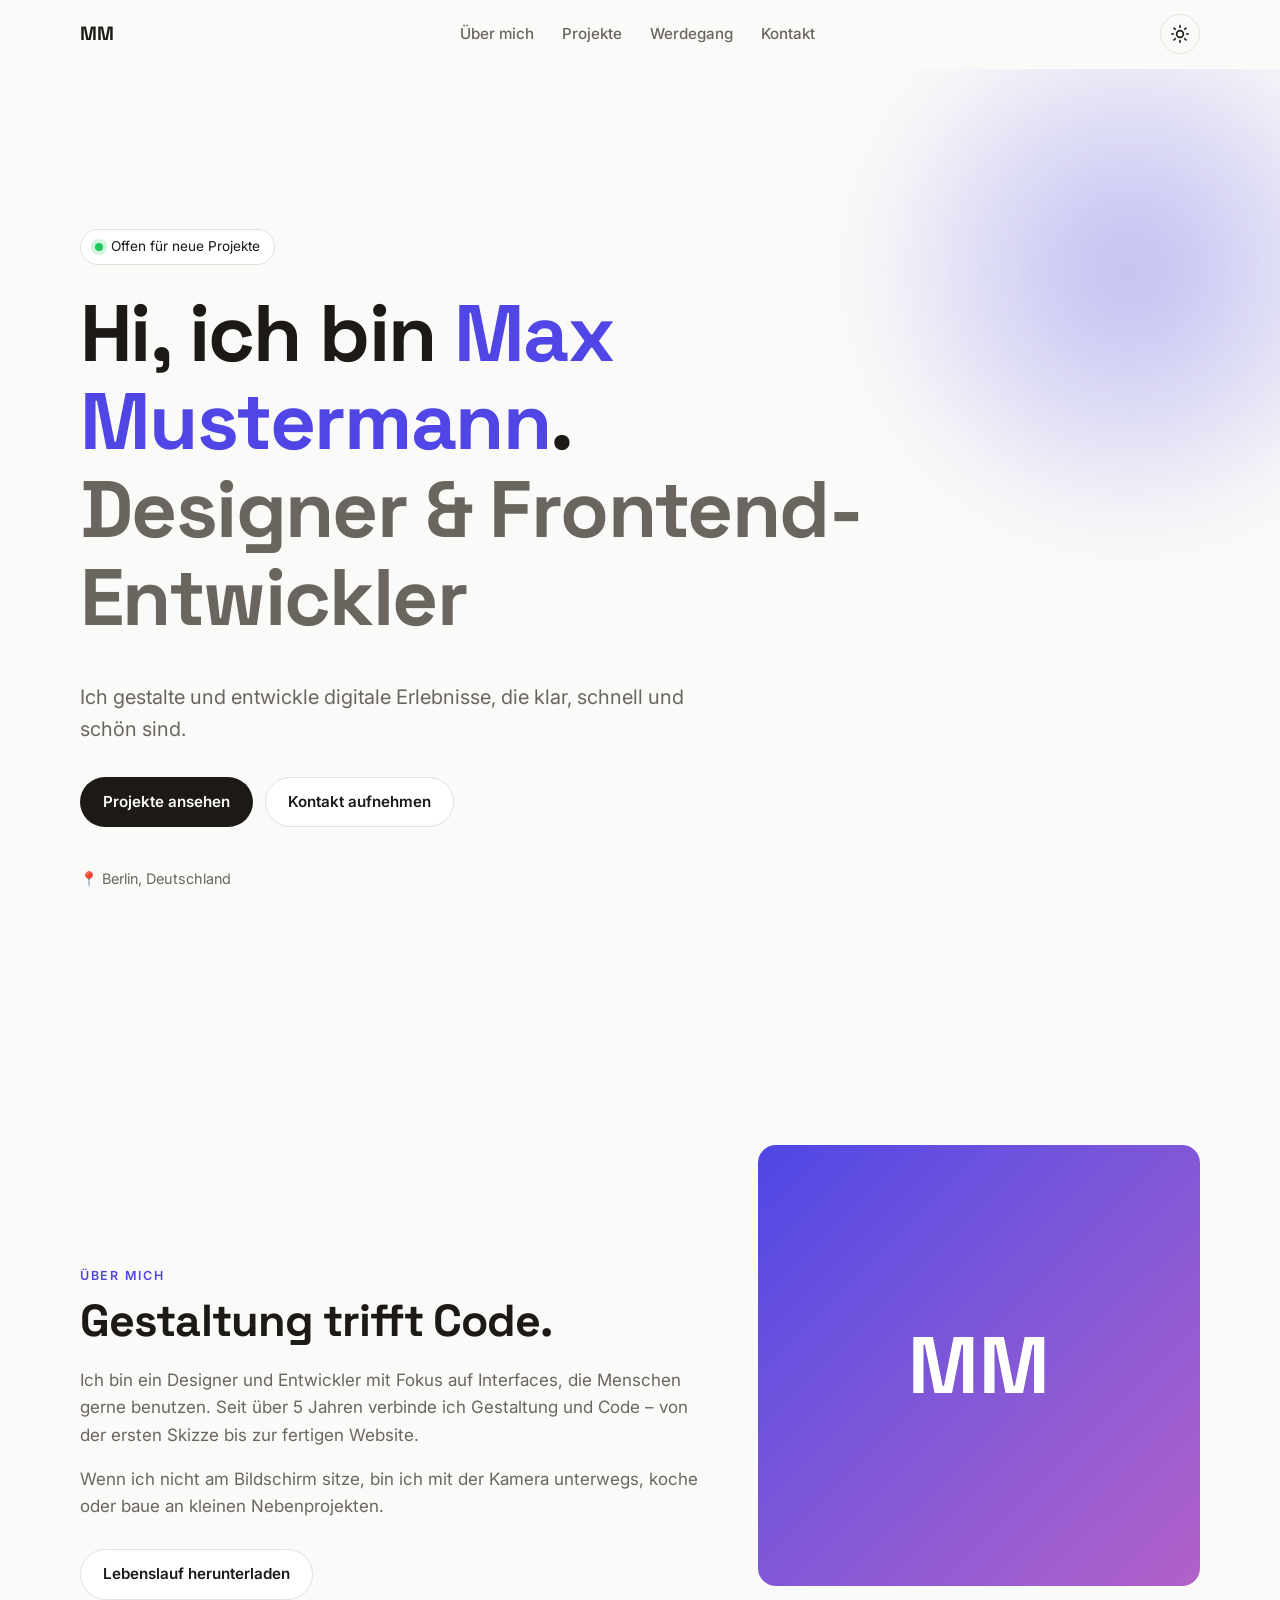
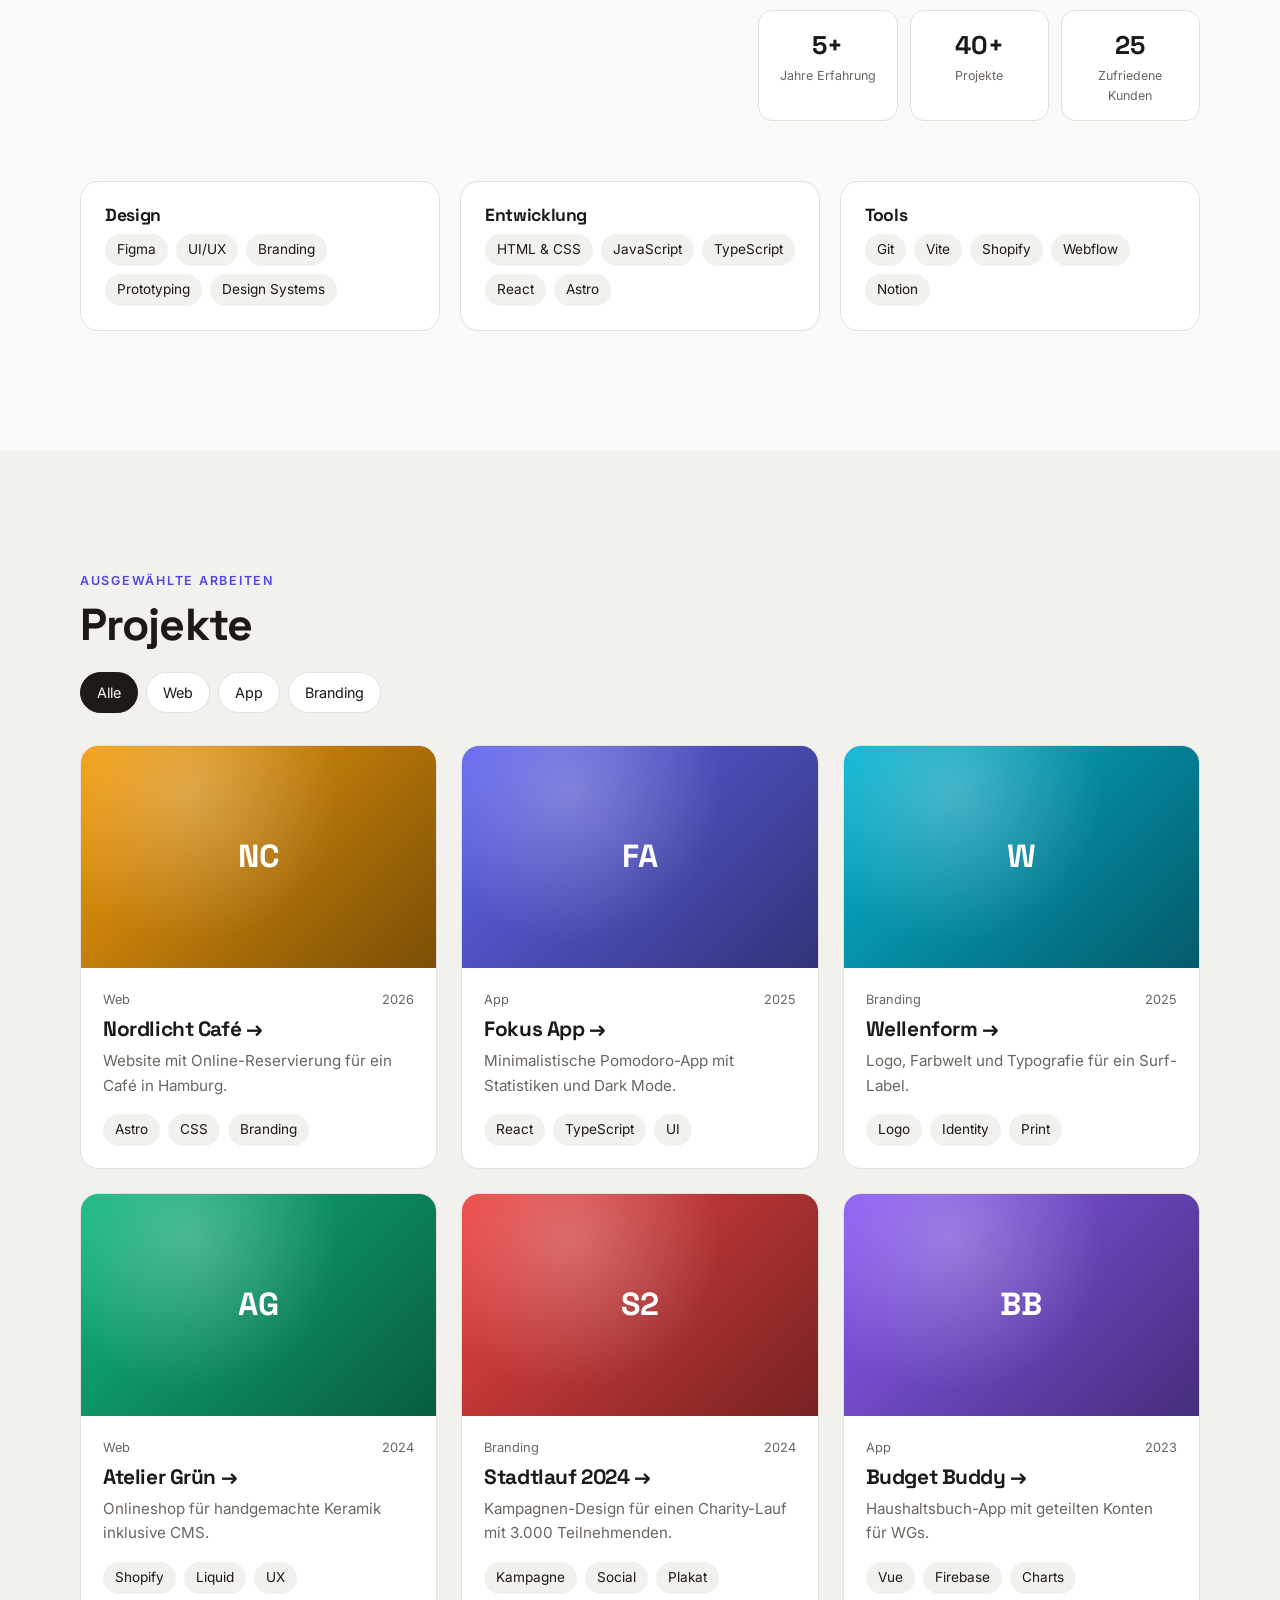
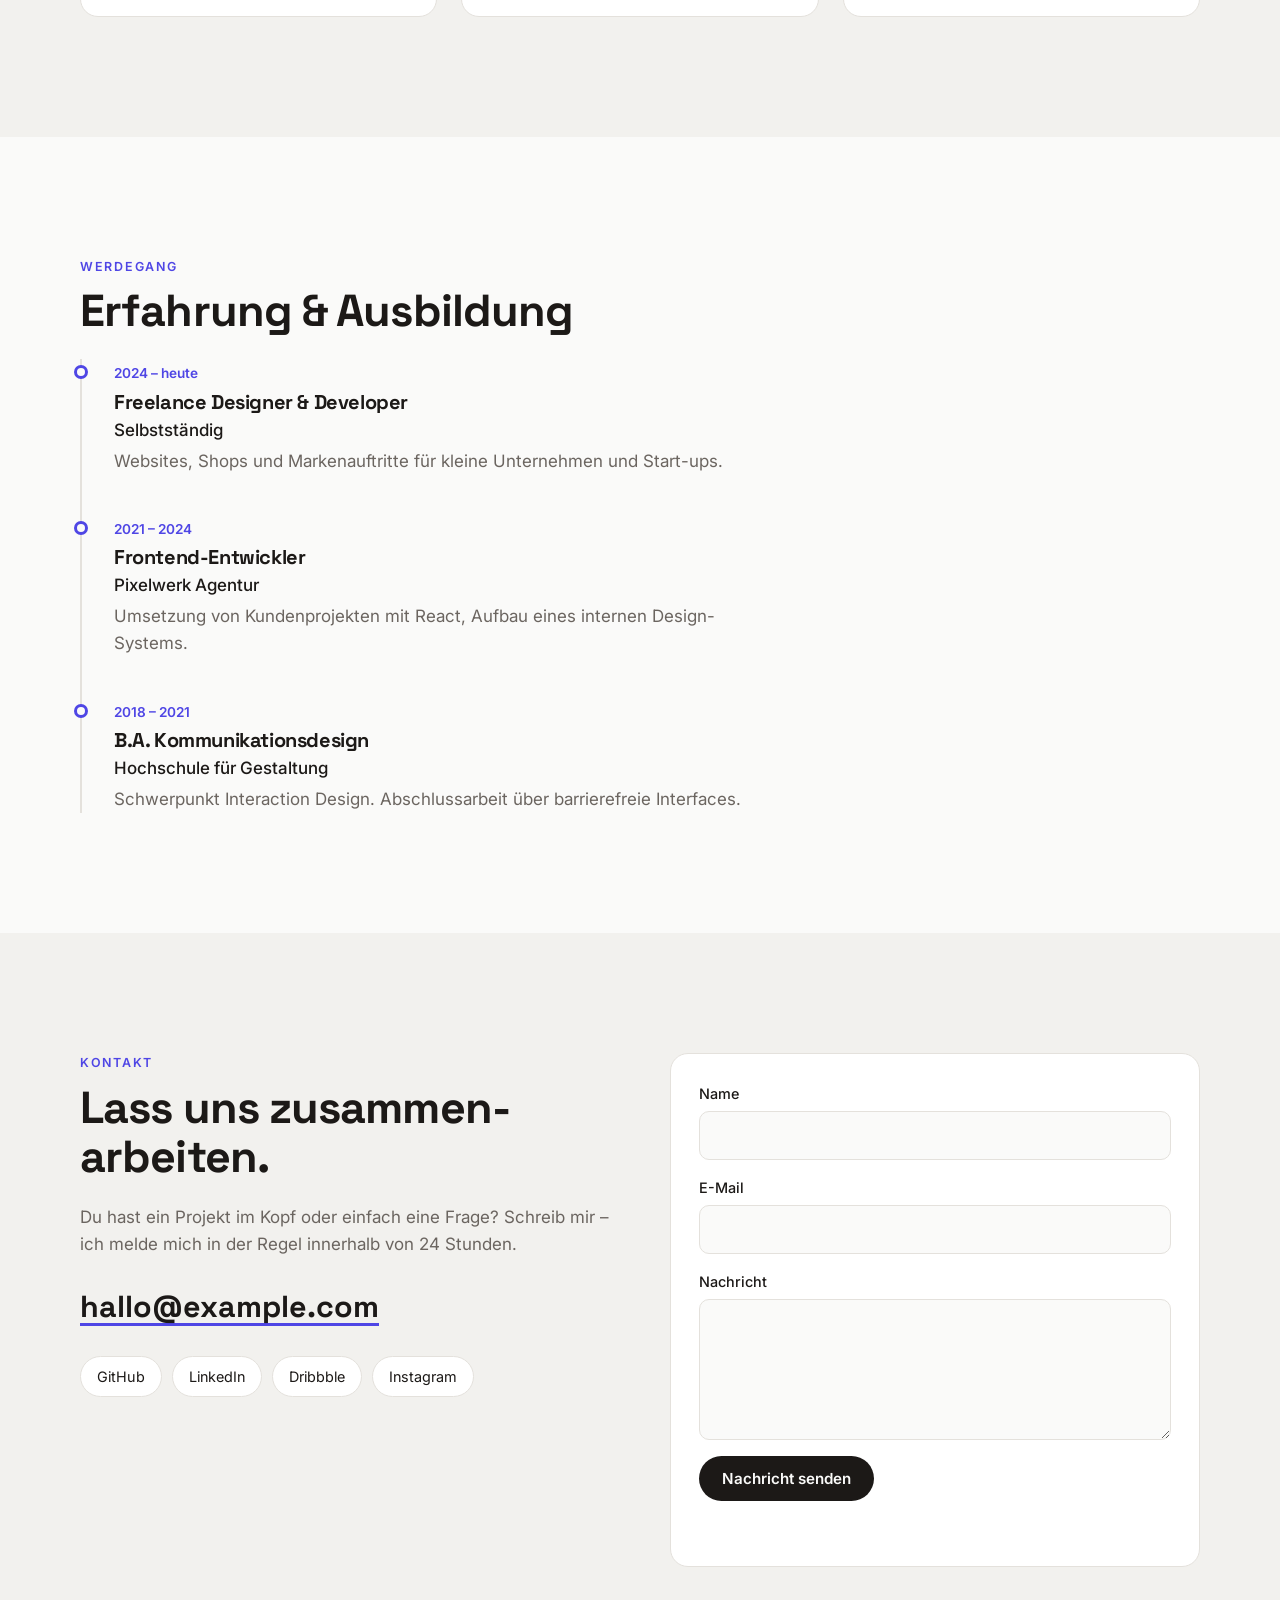
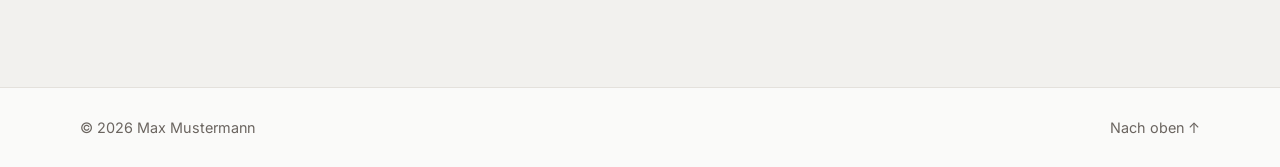
<file: portfolio/index.html>
<!doctype html>
<html lang="de">
  <head>
    <meta charset="utf-8" />
    <meta name="viewport" content="width=device-width, initial-scale=1" />
    <title>Portfolio</title>
    <meta name="description" content="Portfolio – Design & Entwicklung" />
    <link rel="preconnect" href="https://fonts.googleapis.com" />
    <link rel="preconnect" href="https://fonts.gstatic.com" crossorigin />
    <link
      href="https://fonts.googleapis.com/css2?family=Inter:wght@400;500;600&family=Space+Grotesk:wght@500;700&display=swap"
      rel="stylesheet"
    />
    <link rel="stylesheet" href="styles.css" />
    <script>
      try {
        const t = localStorage.getItem("theme");
        if (t) document.documentElement.dataset.theme = t;
      } catch (e) {}
    </script>
  </head>
  <body>
    <a class="skip" href="#main">Zum Inhalt springen</a>

    <header class="nav">
      <div class="container nav__inner">
        <a href="#top" class="logo" data-bind="initials">MM</a>
        <nav aria-label="Hauptnavigation">
          <ul class="nav__links" id="navLinks">
            <li><a href="#about">Über mich</a></li>
            <li><a href="#projects">Projekte</a></li>
            <li><a href="#experience">Werdegang</a></li>
            <li><a href="#contact">Kontakt</a></li>
          </ul>
        </nav>
        <div class="nav__actions">
          <button class="icon-btn" id="themeToggle" aria-label="Farbschema wechseln">
            <svg class="i-sun" viewBox="0 0 24 24" width="20" height="20" fill="none" stroke="currentColor" stroke-width="2" stroke-linecap="round"><circle cx="12" cy="12" r="4"/><path d="M12 2v2M12 20v2M4.9 4.9l1.4 1.4M17.7 17.7l1.4 1.4M2 12h2M20 12h2M4.9 19.1l1.4-1.4M17.7 6.3l1.4-1.4"/></svg>
            <svg class="i-moon" viewBox="0 0 24 24" width="20" height="20" fill="none" stroke="currentColor" stroke-width="2" stroke-linecap="round"><path d="M21 12.8A9 9 0 1 1 11.2 3a7 7 0 0 0 9.8 9.8z"/></svg>
          </button>
          <button class="icon-btn menu-btn" id="menuToggle" aria-label="Menü öffnen" aria-expanded="false" aria-controls="navLinks">
            <svg viewBox="0 0 24 24" width="22" height="22" fill="none" stroke="currentColor" stroke-width="2" stroke-linecap="round"><path d="M4 7h16M4 12h16M4 17h16"/></svg>
          </button>
        </div>
      </div>
    </header>

    <main id="main">
      <!-- HERO -->
      <section class="hero" id="top">
        <div class="container">
          <p class="badge" id="availability"><span class="dot"></span>Offen für neue Projekte</p>
          <h1 class="hero__title">
            Hi, ich bin <span class="accent" data-bind="name"></span>.<br />
            <span class="muted" data-bind="role"></span>
          </h1>
          <p class="hero__text" data-bind="tagline"></p>
          <div class="hero__cta">
            <a href="#projects" class="btn btn--primary">Projekte ansehen</a>
            <a href="#contact" class="btn btn--ghost">Kontakt aufnehmen</a>
          </div>
          <p class="hero__meta">📍 <span data-bind="location"></span></p>
        </div>
        <div class="hero__glow" aria-hidden="true"></div>
      </section>

      <!-- ABOUT -->
      <section class="section" id="about">
        <div class="container about">
          <div>
            <p class="eyebrow">Über mich</p>
            <h2>Gestaltung trifft Code.</h2>
            <div id="aboutText" class="prose"></div>
            <a class="btn btn--ghost" id="cvLink" href="#">Lebenslauf herunterladen</a>
          </div>
          <div class="about__side">
            <div class="avatar" aria-hidden="true"><span data-bind="initials"></span></div>
            <dl class="stats" id="stats"></dl>
          </div>
        </div>
        <div class="container skills" id="skills"></div>
      </section>

      <!-- PROJECTS -->
      <section class="section section--alt" id="projects">
        <div class="container">
          <p class="eyebrow">Ausgewählte Arbeiten</p>
          <h2>Projekte</h2>
          <div class="filters" id="filters" role="group" aria-label="Projekte filtern"></div>
          <div class="grid" id="projectGrid"></div>
        </div>
      </section>

      <!-- EXPERIENCE -->
      <section class="section" id="experience">
        <div class="container">
          <p class="eyebrow">Werdegang</p>
          <h2>Erfahrung & Ausbildung</h2>
          <ol class="timeline" id="timeline"></ol>
        </div>
      </section>

      <!-- CONTACT -->
      <section class="section section--alt" id="contact">
        <div class="container contact">
          <div>
            <p class="eyebrow">Kontakt</p>
            <h2>Lass uns zusammen&shy;arbeiten.</h2>
            <p class="prose">
              Du hast ein Projekt im Kopf oder einfach eine Frage? Schreib mir – ich melde mich
              in der Regel innerhalb von 24 Stunden.
            </p>
            <a class="mail" id="mailLink" href="#"></a>
            <ul class="socials" id="socials"></ul>
          </div>
          <form class="form" id="contactForm" novalidate>
            <label>Name<input name="name" required autocomplete="name" /></label>
            <label>E-Mail<input name="email" type="email" required autocomplete="email" /></label>
            <label>Nachricht<textarea name="message" rows="5" required></textarea></label>
            <button class="btn btn--primary" type="submit">Nachricht senden</button>
            <p class="form__note" id="formNote" role="status"></p>
          </form>
        </div>
      </section>
    </main>

    <footer class="footer">
      <div class="container footer__inner">
        <p>© <span id="year"></span> <span data-bind="name"></span></p>
        <a href="#top">Nach oben ↑</a>
      </div>
    </footer>

    <script src="content.js"></script>
    <script src="main.js"></script>
  </body>
</html>
</file>
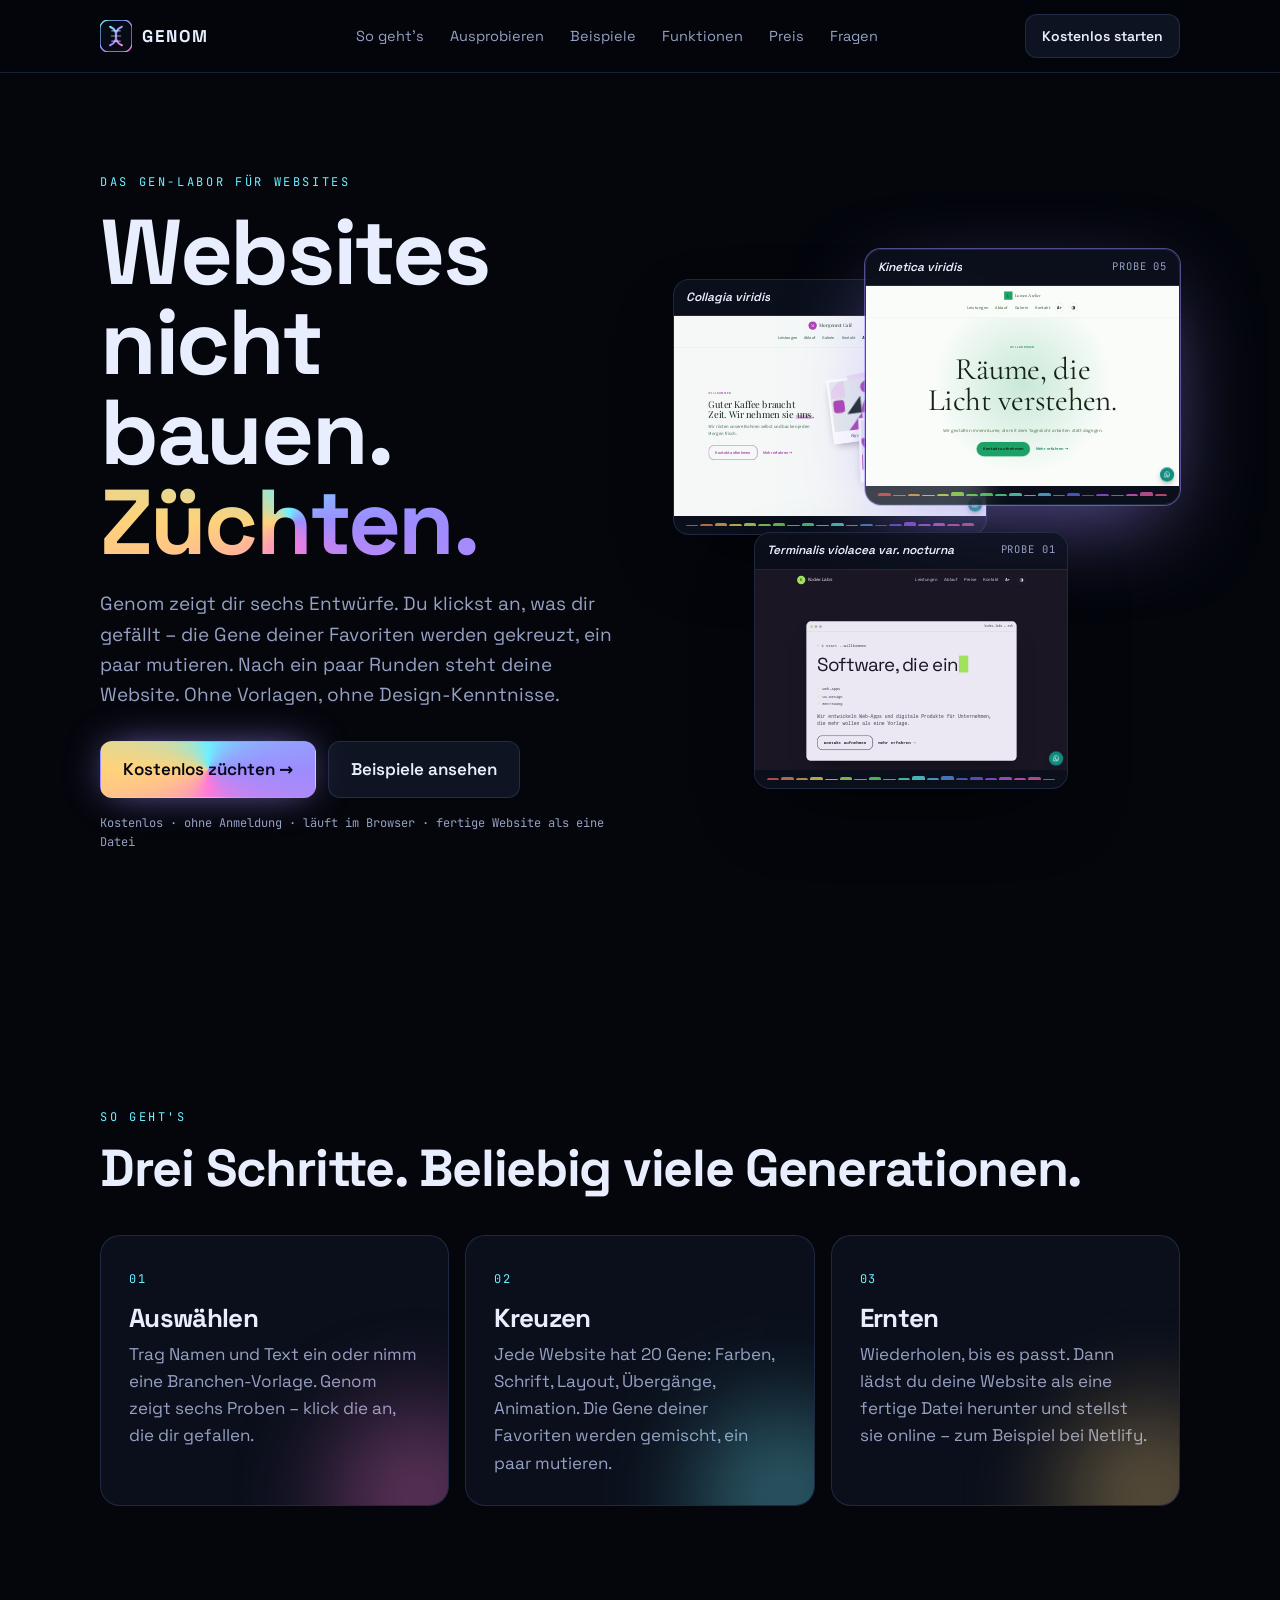
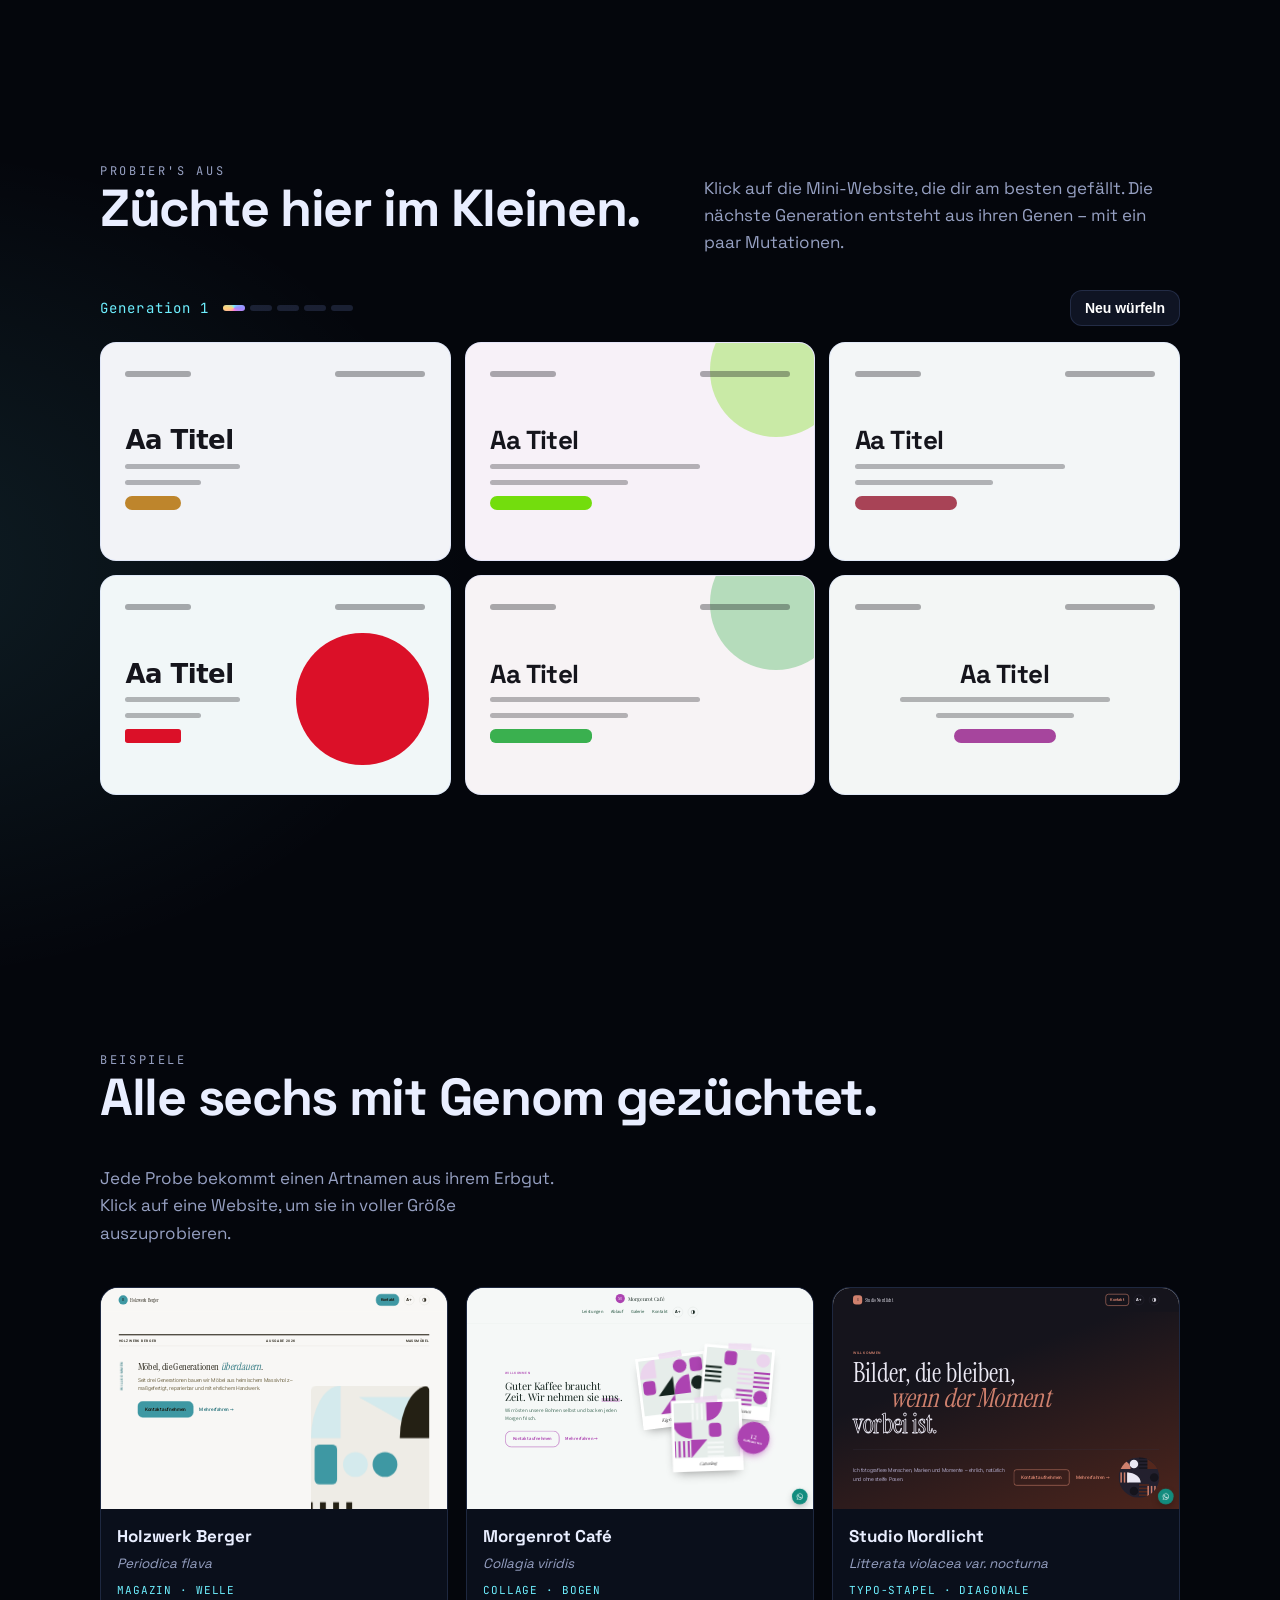
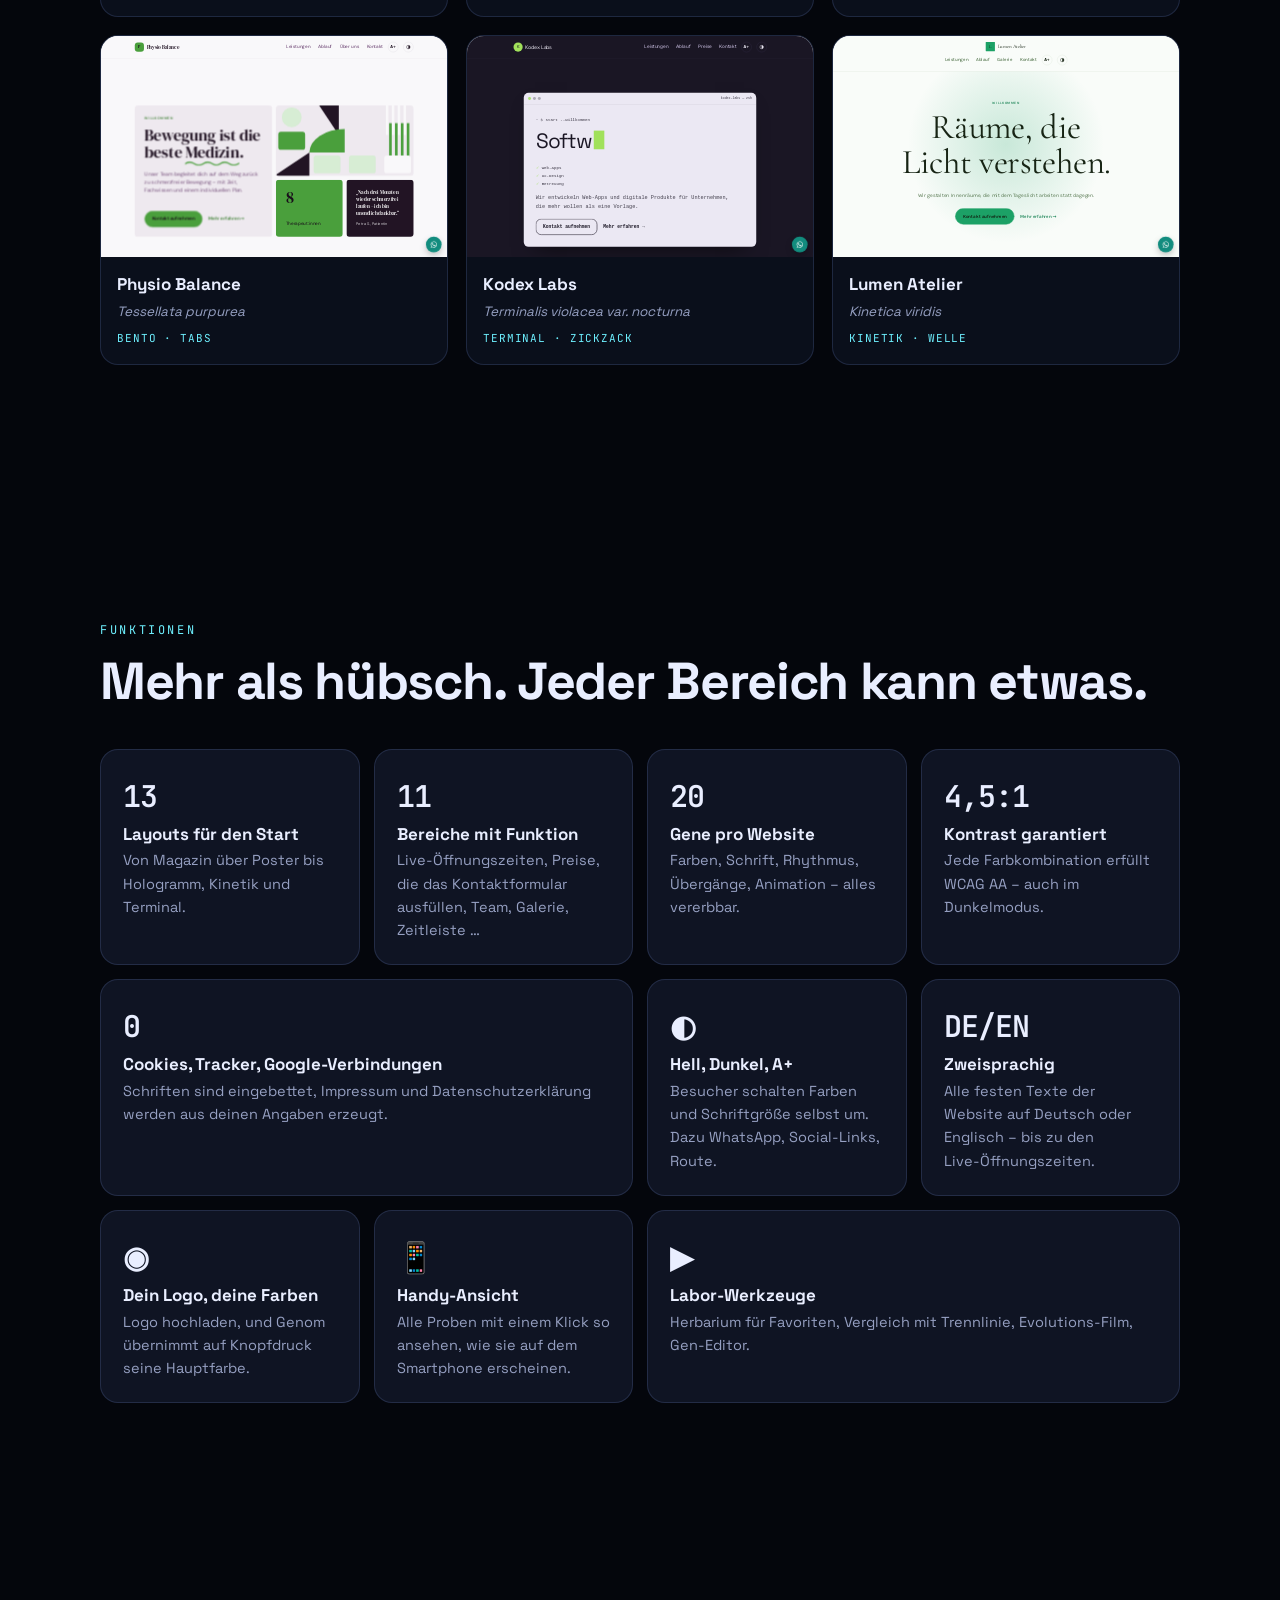
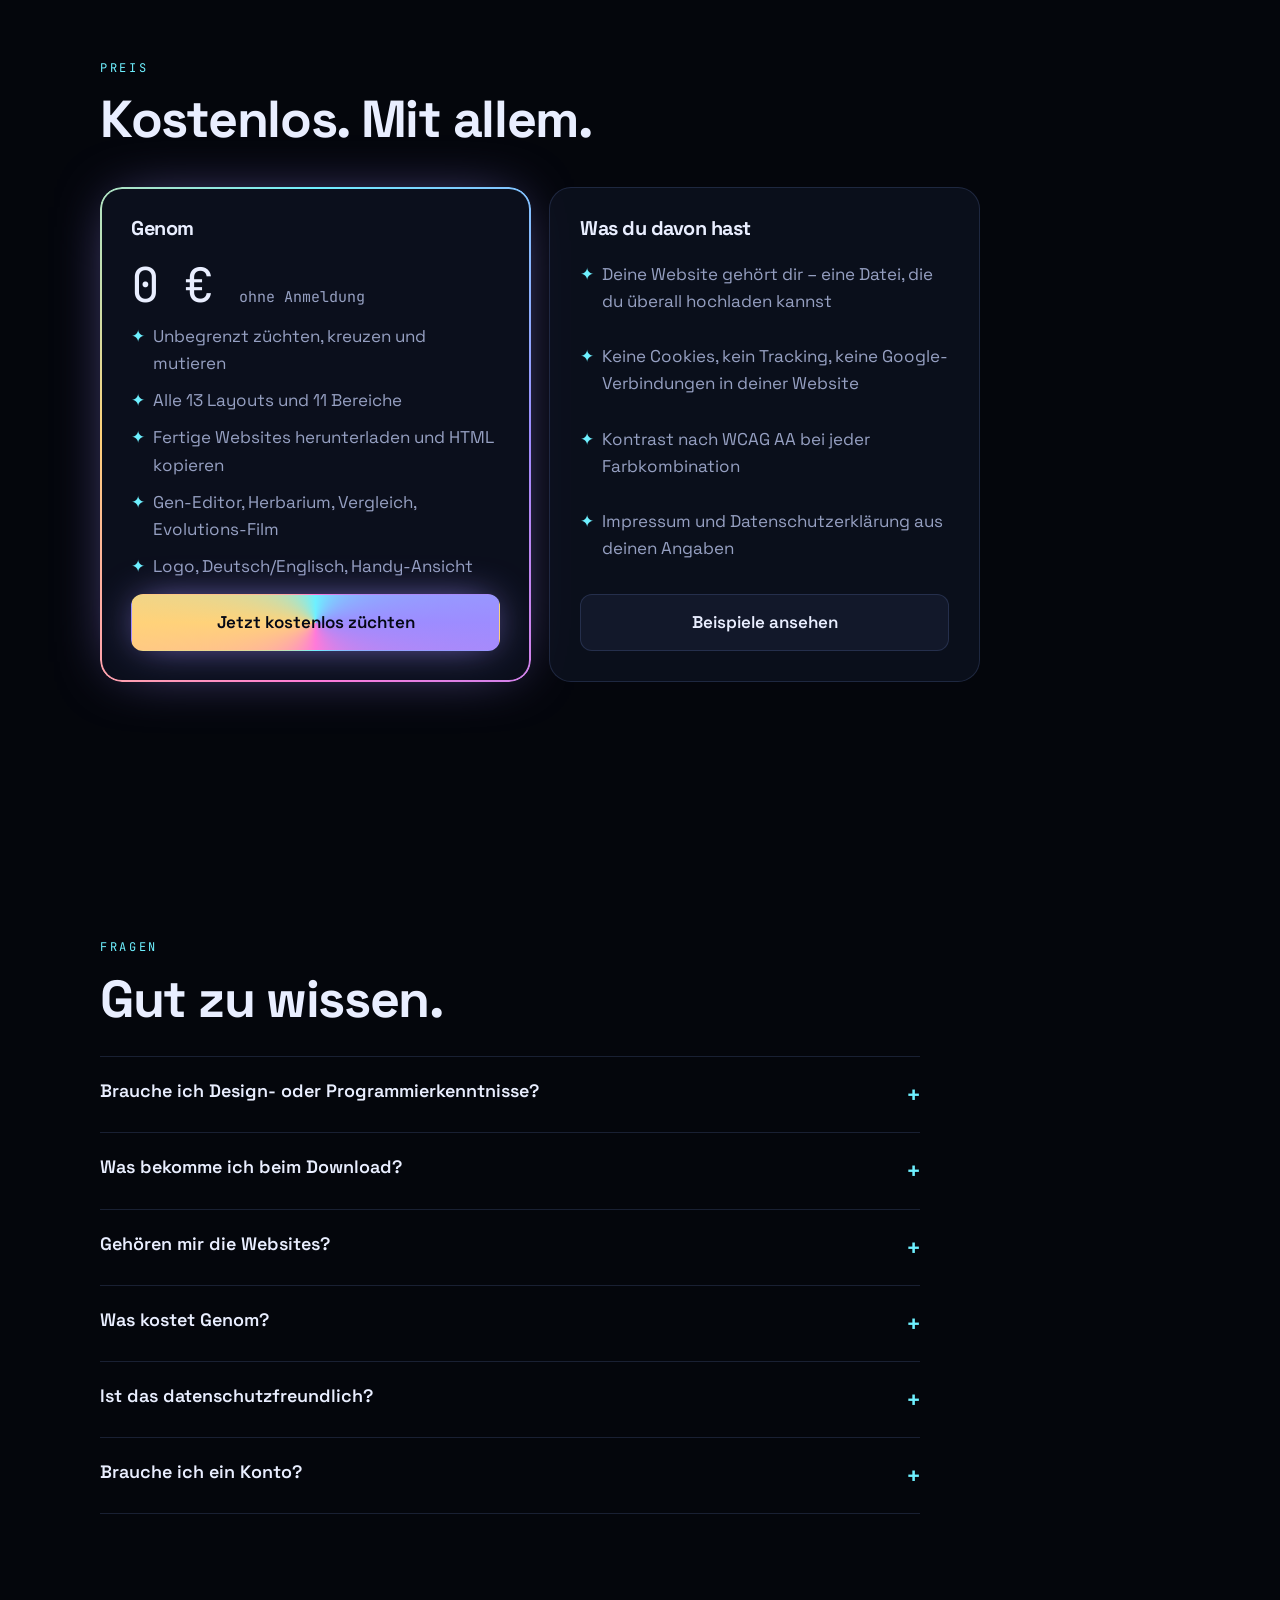
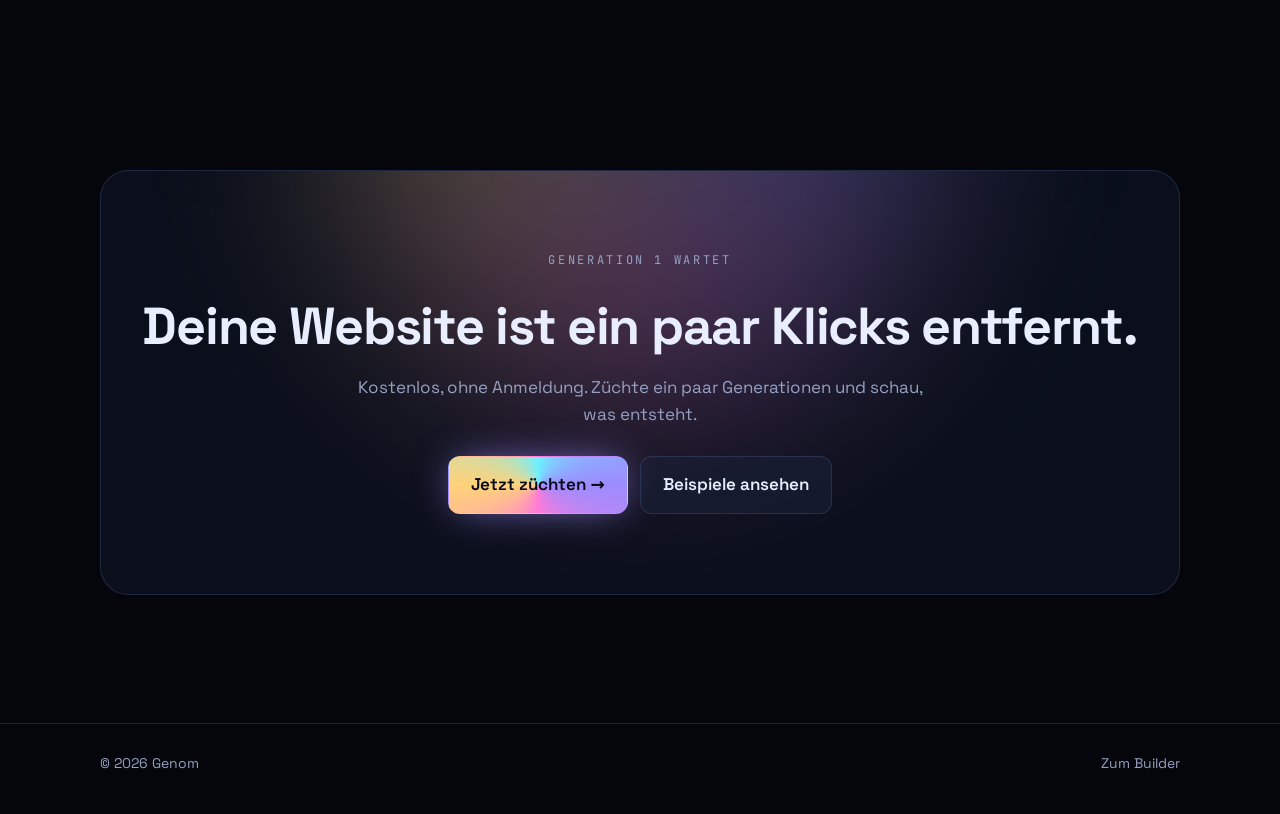
<file: genom/landing.html>
<!doctype html>
<html lang="de">
<head>
<meta charset="utf-8">
<meta name="viewport" content="width=device-width, initial-scale=1, viewport-fit=cover">
<title>Genom Website-Labor</title>
<meta name="description" content="Genom züchtet deine Website: sechs Entwürfe, du wählst, die Evolution macht den Rest. Kostenlos, ohne Anmeldung.">
<meta name="claude:viewport-fit-sides" content="cover">
<meta name="theme-color" content="#04060c">
<link rel="stylesheet" href="fonts/fonts.css">
<style>
  /* Layout: dunkles Labor, ein holografischer Akzent; Inhalte in einer 1120px-Spalte, Proben als schwebende Kapseln. */
  :root {
    --bg: #04060c; --panel: rgba(13,18,33,.78); --panel-2: rgba(26,33,56,.55); --line: rgba(140,168,255,.16);
    --text: #e9eeff; --muted: #96a0c2; --cyan: #6ef0ff; --violet: #9d8cff; --pink: #ff7ad9; --gold: #ffd27a;
    --holo: conic-gradient(from var(--a), #6ef0ff, #9d8cff, #ff7ad9, #ffd27a, #6ef0ff);
    --display: "Space Grotesk", ui-sans-serif, system-ui, sans-serif;
    --mono: "JetBrains Mono", ui-monospace, SFMono-Regular, Menlo, monospace;
    color-scheme: dark;
  }
  @property --a { syntax: "<angle>"; inherits: false; initial-value: 0deg; }
  @keyframes spinA { to { --a: 360deg; } }
  * { box-sizing: border-box; }
  html { scroll-behavior: smooth; }
  body { margin: 0; background: radial-gradient(1200px 800px at 85% -10%, rgba(157,140,255,.18), transparent 60%),
         radial-gradient(1000px 700px at -10% 30%, rgba(110,240,255,.10), transparent 60%), var(--bg);
         color: var(--text); font-family: var(--display); font-size: 17px; line-height: 1.6; -webkit-font-smoothing: antialiased; }
  a { color: inherit; }
  :focus-visible { outline: 2px solid var(--cyan); outline-offset: 3px; }
  .wrap { max-width: 1120px; margin: 0 auto; padding-left: max(20px, env(safe-area-inset-left, 0px)); padding-right: max(20px, env(safe-area-inset-right, 0px)); }
  .mono { font-family: var(--mono); }
  .kicker { font-family: var(--mono); font-size: 12px; letter-spacing: .22em; text-transform: uppercase; color: var(--cyan); margin: 0 0 14px; }
  h1, h2, h3 { line-height: 1.05; letter-spacing: -.025em; margin: 0 0 .4em; text-wrap: balance; }
  h2 { font-size: clamp(32px, 5vw, 52px); }
  .holo-text { background: var(--holo); -webkit-background-clip: text; background-clip: text; color: transparent; animation: spinA 6s linear infinite; }
  .btn { display: inline-flex; align-items: center; gap: 10px; padding: 14px 22px; border-radius: 12px; font-weight: 600; text-decoration: none; border: 1px solid var(--line); background: var(--panel-2); transition: transform .2s, box-shadow .2s, border-color .2s; }
  .btn:hover { transform: translateY(-2px); border-color: rgba(110,240,255,.5); box-shadow: 0 0 30px -8px rgba(110,240,255,.5); }
  .btn.primary { background: var(--holo); color: #050816; border-color: transparent; animation: spinA 5s linear infinite; box-shadow: 0 0 40px -10px rgba(157,140,255,.9); }
  section { padding-block: clamp(70px, 10vw, 130px); position: relative; }

  /* Navigation */
  header { position: sticky; top: env(safe-area-inset-top, 0px); z-index: 20; background: rgba(4,6,12,.72); -webkit-backdrop-filter: blur(16px); backdrop-filter: blur(16px); border-bottom: 1px solid var(--line); }
  body::before { content: ""; position: fixed; inset: 0 0 auto; height: env(safe-area-inset-top, 0px); z-index: 21; background: rgba(4,6,12,.95); }
  header .wrap { display: flex; align-items: center; justify-content: space-between; gap: 16px; padding-block: 14px; }
  .logo { display: flex; align-items: center; gap: 10px; font-weight: 700; letter-spacing: .12em; text-decoration: none; }
  .logo svg { flex: none; }
  header nav { display: flex; gap: 26px; font-size: 14.5px; color: var(--muted); }
  header nav a { text-decoration: none; } header nav a:hover { color: var(--text); }
  header .btn { padding: 10px 16px; font-size: 14px; }

  /* Hero */
  .hero { padding-top: clamp(50px, 8vw, 100px); padding-bottom: clamp(60px, 9vw, 120px); overflow: hidden; }
  .hero .wrap { display: grid; grid-template-columns: 1.05fr 1fr; gap: 40px; align-items: center; }
  .hero h1 { font-size: clamp(46px, 7.4vw, 92px); line-height: .98; margin-bottom: 22px; }
  .hero .lead { font-size: 19px; color: var(--muted); max-width: 32em; margin: 0 0 30px; }
  .hero .ctas { display: flex; flex-wrap: wrap; gap: 12px; }
  .hero .note { margin-top: 16px; font-family: var(--mono); font-size: 12px; color: var(--muted); }
  .lab { position: relative; height: 540px; }
  .pod { position: absolute; width: 62%; border-radius: 16px; overflow: hidden; background: var(--panel); border: 1px solid var(--line); box-shadow: 0 30px 80px -30px rgba(0,0,0,.8);
         -webkit-backdrop-filter: blur(12px); backdrop-filter: blur(12px); animation: float 7s ease-in-out infinite; }
  .pod.p1 { left: 0; top: 30px; animation-delay: -2s; }
  .pod.p2 { right: 0; top: 0; z-index: 2; box-shadow: 0 0 0 1px rgba(157,140,255,.5), 0 30px 90px -20px rgba(157,140,255,.6); }
  .pod.p3 { left: 16%; bottom: 0; z-index: 3; animation-delay: -4s; }
  @keyframes float { 50% { transform: translateY(-12px); } }
  .pod-head { display: flex; justify-content: space-between; gap: 8px; font-family: var(--mono); font-size: 10.5px; letter-spacing: .08em; padding: 8px 12px; border-bottom: 1px solid var(--line); color: var(--muted); }
  .pod-head b { color: var(--text); font-family: var(--display); font-style: italic; font-weight: 600; letter-spacing: 0; font-size: 12px; white-space: nowrap; overflow: hidden; text-overflow: ellipsis; }
  .shot { position: relative; aspect-ratio: 1280 / 820; overflow: hidden; background: #fff; }
  .shot iframe { position: absolute; top: 0; left: 0; width: 1280px; height: 820px; border: 0; transform-origin: 0 0; pointer-events: none; }
  .shot::after { content: ""; position: absolute; left: 0; right: 0; height: 40%; top: -40%; pointer-events: none;
                 background: linear-gradient(180deg, transparent, rgba(110,240,255,.14) 70%, rgba(190,250,255,.85) 98%, transparent); animation: scan 5s cubic-bezier(.55,0,.3,1) infinite; }
  .pod.p1 .shot::after { animation-delay: 1.6s; } .pod.p3 .shot::after { animation-delay: 3.2s; }
  @keyframes scan { 0% { top: -40%; } 40%, 100% { top: 100%; } }
  .dna { display: flex; gap: 2px; align-items: flex-end; height: 18px; padding: 6px 12px 8px; }
  .dna i { flex: 1; border-radius: 2px 2px 0 0; opacity: .7; }

  /* Ablauf */
  .steps { display: grid; grid-template-columns: repeat(3, 1fr); gap: 16px; list-style: none; padding: 0; margin: 40px 0 0; counter-reset: s; }
  .steps li { background: var(--panel); border: 1px solid var(--line); border-radius: 20px; padding: 28px; position: relative; overflow: hidden; }
  .steps li::before { counter-increment: s; content: "0" counter(s); font-family: var(--mono); font-size: 12px; color: var(--cyan); letter-spacing: .14em; }
  .steps h3 { font-size: 26px; margin: 14px 0 8px; }
  .steps p { color: var(--muted); margin: 0; }
  .steps li::after { content: ""; position: absolute; width: 180px; height: 180px; right: -60px; bottom: -80px; border-radius: 50%; filter: blur(50px); opacity: .35; }
  .steps li:nth-child(1)::after { background: var(--pink); } .steps li:nth-child(2)::after { background: var(--cyan); } .steps li:nth-child(3)::after { background: var(--gold); }

  /* Mini-Evolution */
  .mini-bar { display: flex; align-items: center; gap: 14px; margin: 34px 0 16px; flex-wrap: wrap; }
  .mini-bar .mono { color: var(--cyan); font-size: 14px; letter-spacing: .08em; }
  .mini-dots { display: flex; gap: 5px; flex: 1; }
  .mini-dots i { width: 22px; height: 6px; border-radius: 3px; background: var(--line); }
  .mini-dots i.on { background: var(--holo); animation: spinA 4s linear infinite; }
  .mini-bar .btn { padding: 9px 14px; font-size: 14px; }
  .minis { display: grid; grid-template-columns: repeat(3, minmax(0, 1fr)); gap: 14px; }
  .mini { all: unset; box-sizing: border-box; cursor: pointer; border-radius: 16px; overflow: hidden; border: 1px solid var(--line); aspect-ratio: 16 / 10; position: relative; display: flex; flex-direction: column;
          transition: transform .25s, box-shadow .25s; animation: born .6s cubic-bezier(.2,.7,.2,1) backwards; }
  .mini:nth-child(2) { animation-delay: .06s; } .mini:nth-child(3) { animation-delay: .12s; } .mini:nth-child(4) { animation-delay: .18s; } .mini:nth-child(5) { animation-delay: .24s; } .mini:nth-child(6) { animation-delay: .3s; }
  @keyframes born { from { opacity: 0; transform: scale(.92); filter: blur(6px) saturate(0); } }
  .mini:hover { transform: translateY(-4px); box-shadow: 0 20px 50px -24px rgba(110,240,255,.6); }
  .mini:focus-visible { outline: 2px solid var(--cyan); outline-offset: 3px; }
  .mini .mn { display: flex; justify-content: space-between; align-items: center; padding: 8% 7% 0; }
  .mini .mn i { display: block; height: 6px; border-radius: 3px; background: currentColor; opacity: .35; }
  .mini .mb { flex: 1; display: grid; align-content: center; gap: 6%; padding: 0 7%; }
  .mini .mt { font-size: clamp(16px, 2.4vw, 26px); line-height: 1; font-weight: 700; letter-spacing: -.02em; }
  .mini .ml { height: 5px; border-radius: 3px; background: currentColor; opacity: .3; width: 70%; }
  .mini .ms { height: 5px; border-radius: 3px; background: currentColor; opacity: .3; width: 46%; }
  .mini .mc { width: 34%; height: 14px; }
  .mini .orb { position: absolute; border-radius: 50%; }
  .mini.l1 .mb { justify-items: center; text-align: center; } .mini.l1 .ml, .mini.l1 .ms { justify-self: center; }
  .mini.l2 .mb { padding-right: 46%; }
  .mini-done { margin-top: 22px; padding: 18px 20px; border-radius: 16px; background: var(--panel); border: 1px solid rgba(110,240,255,.35); color: var(--text); }
  .mini-done a { color: var(--cyan); font-weight: 600; }
  @media (max-width: 760px) { .minis { grid-template-columns: repeat(2, minmax(0, 1fr)); } }

  /* Beispiele */
  .head-row { display: flex; justify-content: space-between; align-items: end; gap: 20px; flex-wrap: wrap; }
  .head-row p { color: var(--muted); max-width: 28em; margin: 0; }
  .gallery { display: grid; grid-template-columns: repeat(3, minmax(0, 1fr)); gap: 18px; margin-top: 40px; }
  .card { background: var(--panel); border: 1px solid var(--line); border-radius: 18px; overflow: hidden; text-decoration: none; display: block; transition: transform .25s, box-shadow .25s, border-color .25s; }
  .card:hover { transform: translateY(-4px); border-color: rgba(110,240,255,.4); box-shadow: 0 24px 60px -28px rgba(110,240,255,.5); }
  .card .meta { padding: 14px 16px 16px; display: grid; gap: 2px; }
  .card .meta b { font-size: 17px; }
  .card .meta i { color: var(--muted); font-size: 13.5px; }
  .card .meta span { font-family: var(--mono); font-size: 11px; color: var(--cyan); letter-spacing: .08em; text-transform: uppercase; margin-top: 6px; }

  /* Funktionen */
  .features { display: grid; grid-template-columns: repeat(4, minmax(0, 1fr)); gap: 14px; margin-top: 40px; }
  .feat { background: var(--panel-2); border: 1px solid var(--line); border-radius: 18px; padding: 22px; }
  .feat b { display: block; font-size: 30px; font-family: var(--mono); letter-spacing: -.03em; }
  .feat h3 { font-size: 17px; margin: 6px 0 6px; letter-spacing: 0; }
  .feat p { color: var(--muted); margin: 0; font-size: 14.5px; }
  .feat.wide { grid-column: span 2; }

  /* Preise */
  .plans { display: grid; grid-template-columns: 1fr 1fr; gap: 18px; margin-top: 40px; max-width: 880px; }
  .plan { background: var(--panel); border: 1px solid var(--line); border-radius: 22px; padding: 30px; display: flex; flex-direction: column; gap: 14px; position: relative; }
  .plan.pro { border-color: transparent; box-shadow: 0 0 60px -20px rgba(157,140,255,.7); }
  .plan.pro::before { content: ""; position: absolute; inset: -1px; border-radius: inherit; padding: 2px; background: var(--holo); animation: spinA 4s linear infinite;
    -webkit-mask: linear-gradient(#000 0 0) content-box, linear-gradient(#000 0 0); -webkit-mask-composite: xor; mask-composite: exclude; pointer-events: none; }
  .plan .price { font-family: var(--mono); font-size: 48px; letter-spacing: -.04em; line-height: 1; }
  .plan .price small { font-size: 15px; color: var(--muted); letter-spacing: 0; }
  .plan ul { list-style: none; padding: 0; margin: 0; display: grid; gap: 10px; flex: 1; }
  .plan li { display: grid; grid-template-columns: 22px 1fr; color: var(--muted); }
  .plan li::before { content: "✦"; color: var(--cyan); }
  .plan li.no::before { content: "–"; color: var(--muted); }
  .plan .btn { justify-content: center; }

  /* FAQ */
  .faq { max-width: 820px; margin-top: 30px; }
  .faq details { border-top: 1px solid var(--line); }
  .faq details:last-child { border-bottom: 1px solid var(--line); }
  .faq summary { cursor: pointer; list-style: none; display: flex; justify-content: space-between; gap: 16px; padding: 20px 0; font-size: 18px; font-weight: 600; }
  .faq summary::-webkit-details-marker { display: none; }
  .faq summary::after { content: "+"; font-family: var(--mono); color: var(--cyan); font-size: 22px; transition: transform .25s; }
  .faq details[open] summary::after { transform: rotate(45deg); }
  .faq p { color: var(--muted); margin: 0 0 20px; max-width: 46em; }

  /* Schluss */
  .final { text-align: center; }
  .final .box { background: var(--panel); border: 1px solid var(--line); border-radius: 28px; padding: clamp(40px, 7vw, 80px) 24px; position: relative; overflow: hidden; }
  .final .box::before { content: ""; position: absolute; width: 600px; height: 600px; left: 50%; top: -360px; margin-left: -300px; border-radius: 50%; background: var(--holo); filter: blur(100px); opacity: .3; animation: spinA 10s linear infinite; }
  .final .box > * { position: relative; }
  .final p { color: var(--muted); max-width: 34em; margin: 0 auto 28px; }
  .final .ctas { display: flex; justify-content: center; flex-wrap: wrap; gap: 12px; }
  footer { border-top: 1px solid var(--line); padding-block: 28px 40px; color: var(--muted); font-size: 14px; }
  footer .wrap { display: flex; justify-content: space-between; flex-wrap: wrap; gap: 12px; }
  footer a { text-decoration: none; } footer a:hover { color: var(--text); }

  /* Einblenden – sichtbar ohne JavaScript, animiert nur mit */
  html.js .reveal { opacity: 0; transform: translateY(24px); transition: opacity .8s ease, transform .8s cubic-bezier(.2,.7,.2,1); }
  html.js .reveal.in { opacity: 1; transform: none; }

  @media (max-width: 960px) {
    header nav { display: none; }
    .hero .wrap { grid-template-columns: 1fr; }
    .lab { height: 420px; }
    .gallery, .features { grid-template-columns: repeat(2, minmax(0, 1fr)); }
    .steps { grid-template-columns: 1fr; }
  }
  @media (max-width: 600px) {
    .lab { height: 320px; } .pod { width: 74%; }
    .gallery, .features, .plans { grid-template-columns: 1fr; }
    .feat.wide { grid-column: auto; }
  }
  @media (prefers-reduced-motion: reduce) {
    *, *::before, *::after { animation: none !important; transition: none !important; }
    html { scroll-behavior: auto; }
    html.js .reveal { opacity: 1; transform: none; }
  }
</style>
</head>
<body>
<header>
  <div class="wrap">
    <a class="logo" href="#top" aria-label="Genom – zum Anfang">
      <svg width="32" height="32" viewBox="0 0 38 38" aria-hidden="true">
        <defs><linearGradient id="lg" x1="0" y1="0" x2="1" y2="1"><stop offset="0" stop-color="#6ef0ff"/><stop offset=".5" stop-color="#9d8cff"/><stop offset="1" stop-color="#ff7ad9"/></linearGradient></defs>
        <rect width="38" height="38" rx="10" fill="#070b16" stroke="url(#lg)" stroke-width="1.5"/>
        <path d="M12 8c14 6 0 16 14 22M26 8c-14 6 0 16-14 22" stroke="url(#lg)" stroke-width="2.4" fill="none" stroke-linecap="round"/>
        <path d="M14 13h10M13.5 19h11M14 25h10" stroke="#e9eeff" stroke-opacity=".6" stroke-width="1.4" stroke-linecap="round"/>
      </svg>
      GENOM
    </a>
    <nav aria-label="Seitenbereiche"><a href="#so-gehts">So geht's</a><a href="#ausprobieren">Ausprobieren</a><a href="#beispiele">Beispiele</a><a href="#funktionen">Funktionen</a><a href="#preis">Preis</a><a href="#fragen">Fragen</a></nav>
    <a class="btn" href="index.html" data-builder>Kostenlos starten</a>
  </div>
</header>

<main id="top">
  <section class="hero">
    <div class="wrap">
      <div>
        <p class="kicker">Das Gen-Labor für Websites</p>
        <h1>Websites nicht bauen.<br><span class="holo-text">Züchten.</span></h1>
        <p class="lead">Genom zeigt dir sechs Entwürfe. Du klickst an, was dir gefällt – die Gene deiner Favoriten werden gekreuzt, ein paar mutieren. Nach ein paar Runden steht deine Website. Ohne Vorlagen, ohne Design-Kenntnisse.</p>
        <div class="ctas">
          <a class="btn primary" href="index.html" data-builder>Kostenlos züchten →</a>
          <a class="btn" href="#beispiele">Beispiele ansehen</a>
        </div>
        <p class="note">Kostenlos · ohne Anmeldung · läuft im Browser · fertige Website als eine Datei</p>
      </div>
      <div class="lab" aria-label="Drei Beispiel-Websites, mit Genom gezüchtet">
        <div class="pod p1"><div class="pod-head"><b data-species="1">Collagia viridis</b><span>PROBE 02</span></div><div class="shot"><iframe title="Beispiel: Morgenrot Café" data-src="beispiele/morgenrot-cafe.html" tabindex="-1"></iframe></div><div class="dna" aria-hidden="true"></div></div>
        <div class="pod p2"><div class="pod-head"><b>Kinetica viridis</b><span>PROBE 05</span></div><div class="shot"><iframe title="Beispiel: Lumen Atelier" data-src="beispiele/lumen-atelier.html" tabindex="-1"></iframe></div><div class="dna" aria-hidden="true"></div></div>
        <div class="pod p3"><div class="pod-head"><b>Terminalis violacea var. nocturna</b><span>PROBE 01</span></div><div class="shot"><iframe title="Beispiel: Kodex Labs" data-src="beispiele/kodex-labs.html" tabindex="-1"></iframe></div><div class="dna" aria-hidden="true"></div></div>
      </div>
    </div>
  </section>

  <section id="so-gehts">
    <div class="wrap reveal">
      <p class="kicker">So geht's</p>
      <h2>Drei Schritte. Beliebig viele Generationen.</h2>
      <ol class="steps">
        <li><h3>Auswählen</h3><p>Trag Namen und Text ein oder nimm eine Branchen-Vorlage. Genom zeigt sechs Proben – klick die an, die dir gefallen.</p></li>
        <li><h3>Kreuzen</h3><p>Jede Website hat 20 Gene: Farben, Schrift, Layout, Übergänge, Animation. Die Gene deiner Favoriten werden gemischt, ein paar mutieren.</p></li>
        <li><h3>Ernten</h3><p>Wiederholen, bis es passt. Dann lädst du deine Website als eine fertige Datei herunter und stellst sie online – zum Beispiel bei Netlify.</p></li>
      </ol>
    </div>
  </section>

  <section id="ausprobieren">
    <div class="wrap reveal">
      <div class="head-row">
        <div><p class="kicker">Probier's aus</p><h2>Züchte hier im Kleinen.</h2></div>
        <p>Klick auf die Mini-Website, die dir am besten gefällt. Die nächste Generation entsteht aus ihren Genen – mit ein paar Mutationen.</p>
      </div>
      <div class="mini-bar"><span class="mono" id="mini-gen">Generation 1</span><span class="mini-dots" id="mini-dots" aria-hidden="true"></span><button class="btn" id="mini-reset" type="button">Neu würfeln</button></div>
      <div class="minis" id="minis" role="group" aria-label="Sechs Mini-Websites zum Auswählen"></div>
      <p class="mini-done" id="mini-done" hidden>Gesehen, wie schnell das geht? Im echten Genom hat jede Website 20 Gene, 13 Layouts und echte Inhalte. <a href="index.html" data-builder>Jetzt mit deiner Website →</a></p>
    </div>
  </section>

  <section id="beispiele">
    <div class="wrap reveal">
      <div class="head-row">
        <div><p class="kicker">Beispiele</p><h2>Alle sechs mit Genom gezüchtet.</h2></div>
        <p>Jede Probe bekommt einen Artnamen aus ihrem Erbgut. Klick auf eine Website, um sie in voller Größe auszuprobieren.</p>
      </div>
      <div class="gallery">
        <a class="card" href="beispiele/holzwerk-berger.html" target="_blank" rel="noopener"><div class="shot"><iframe title="Holzwerk Berger" data-src="beispiele/holzwerk-berger.html" tabindex="-1"></iframe></div><div class="meta"><b>Holzwerk Berger</b><i>Periodica flava</i><span>Magazin · Welle</span></div></a>
        <a class="card" href="beispiele/morgenrot-cafe.html" target="_blank" rel="noopener"><div class="shot"><iframe title="Morgenrot Café" data-src="beispiele/morgenrot-cafe.html" tabindex="-1"></iframe></div><div class="meta"><b>Morgenrot Café</b><i>Collagia viridis</i><span>Collage · Bogen</span></div></a>
        <a class="card" href="beispiele/studio-nordlicht.html" target="_blank" rel="noopener"><div class="shot"><iframe title="Studio Nordlicht" data-src="beispiele/studio-nordlicht.html" tabindex="-1"></iframe></div><div class="meta"><b>Studio Nordlicht</b><i>Litterata violacea var. nocturna</i><span>Typo-Stapel · Diagonale</span></div></a>
        <a class="card" href="beispiele/physio-balance.html" target="_blank" rel="noopener"><div class="shot"><iframe title="Physio Balance" data-src="beispiele/physio-balance.html" tabindex="-1"></iframe></div><div class="meta"><b>Physio Balance</b><i>Tessellata purpurea</i><span>Bento · Tabs</span></div></a>
        <a class="card" href="beispiele/kodex-labs.html" target="_blank" rel="noopener"><div class="shot"><iframe title="Kodex Labs" data-src="beispiele/kodex-labs.html" tabindex="-1"></iframe></div><div class="meta"><b>Kodex Labs</b><i>Terminalis violacea var. nocturna</i><span>Terminal · Zickzack</span></div></a>
        <a class="card" href="beispiele/lumen-atelier.html" target="_blank" rel="noopener"><div class="shot"><iframe title="Lumen Atelier" data-src="beispiele/lumen-atelier.html" tabindex="-1"></iframe></div><div class="meta"><b>Lumen Atelier</b><i>Kinetica viridis</i><span>Kinetik · Welle</span></div></a>
      </div>
    </div>
  </section>

  <section id="funktionen">
    <div class="wrap reveal">
      <p class="kicker">Funktionen</p>
      <h2>Mehr als hübsch. Jeder Bereich kann etwas.</h2>
      <div class="features">
        <div class="feat"><b>13</b><h3>Layouts für den Start</h3><p>Von Magazin über Poster bis Hologramm, Kinetik und Terminal.</p></div>
        <div class="feat"><b>11</b><h3>Bereiche mit Funktion</h3><p>Live-Öffnungszeiten, Preise, die das Kontaktformular ausfüllen, Team, Galerie, Zeitleiste …</p></div>
        <div class="feat"><b>20</b><h3>Gene pro Website</h3><p>Farben, Schrift, Rhythmus, Übergänge, Animation – alles vererbbar.</p></div>
        <div class="feat"><b>4,5:1</b><h3>Kontrast garantiert</h3><p>Jede Farbkombination erfüllt WCAG AA – auch im Dunkelmodus.</p></div>
        <div class="feat wide"><b>0</b><h3>Cookies, Tracker, Google-Verbindungen</h3><p>Schriften sind eingebettet, Impressum und Datenschutzerklärung werden aus deinen Angaben erzeugt.</p></div>
        <div class="feat"><b>◐</b><h3>Hell, Dunkel, A+</h3><p>Besucher schalten Farben und Schriftgröße selbst um. Dazu WhatsApp, Social-Links, Route.</p></div>
        <div class="feat"><b>DE/EN</b><h3>Zweisprachig</h3><p>Alle festen Texte der Website auf Deutsch oder Englisch – bis zu den Live-Öffnungszeiten.</p></div>
        <div class="feat"><b>◉</b><h3>Dein Logo, deine Farben</h3><p>Logo hochladen, und Genom übernimmt auf Knopfdruck seine Hauptfarbe.</p></div>
        <div class="feat"><b>📱</b><h3>Handy-Ansicht</h3><p>Alle Proben mit einem Klick so ansehen, wie sie auf dem Smartphone erscheinen.</p></div>
        <div class="feat wide"><b>▶</b><h3>Labor-Werkzeuge</h3><p>Herbarium für Favoriten, Vergleich mit Trennlinie, Evolutions-Film, Gen-Editor.</p></div>
      </div>
    </div>
  </section>

  <section id="preis">
    <div class="wrap reveal">
      <p class="kicker">Preis</p>
      <h2>Kostenlos. Mit allem.</h2>
      <div class="plans">
        <div class="plan pro">
          <h3>Genom</h3>
          <div class="price">0 € <small>ohne Anmeldung</small></div>
          <ul>
            <li>Unbegrenzt züchten, kreuzen und mutieren</li>
            <li>Alle 13 Layouts und 11 Bereiche</li>
            <li>Fertige Websites herunterladen und HTML kopieren</li>
            <li>Gen-Editor, Herbarium, Vergleich, Evolutions-Film</li>
            <li>Logo, Deutsch/Englisch, Handy-Ansicht</li>
          </ul>
          <a class="btn primary" href="index.html" data-builder>Jetzt kostenlos züchten</a>
        </div>
        <div class="plan">
          <h3>Was du davon hast</h3>
          <ul>
            <li>Deine Website gehört dir – eine Datei, die du überall hochladen kannst</li>
            <li>Keine Cookies, kein Tracking, keine Google-Verbindungen in deiner Website</li>
            <li>Kontrast nach WCAG AA bei jeder Farbkombination</li>
            <li>Impressum und Datenschutzerklärung aus deinen Angaben</li>
          </ul>
          <a class="btn" href="#beispiele">Beispiele ansehen</a>
        </div>
      </div>
    </div>
  </section>

  <section id="fragen">
    <div class="wrap reveal">
      <p class="kicker">Fragen</p>
      <h2>Gut zu wissen.</h2>
      <div class="faq">
        <details><summary>Brauche ich Design- oder Programmierkenntnisse?</summary><p>Nein. Du entscheidest nur, was dir gefällt. Farben, Schriften und Abstände stellt Genom so ein, dass alles zusammenpasst und gut lesbar ist.</p></details>
        <details><summary>Was bekomme ich beim Download?</summary><p>Eine einzige HTML-Datei mit deiner kompletten Website – Texte, Grafiken, eingebettete Schriften. Du kannst sie bei jedem Webhoster hochladen, zum Beispiel per Drag-and-drop bei Netlify.</p></details>
        <details><summary>Gehören mir die Websites?</summary><p>Ja. Was du herunterlädst, kannst du nutzen, verändern und behalten.</p></details>
        <details><summary>Was kostet Genom?</summary><p>Nichts. Alle Funktionen sind kostenlos – unbegrenzt züchten, herunterladen, Gen-Editor inklusive.</p></details>
        <details><summary>Ist das datenschutzfreundlich?</summary><p>Die erzeugten Websites setzen keine Cookies, nutzen kein Tracking und laden nichts von Drittanbietern. Genom erstellt Impressum und Datenschutzerklärung aus deinen Angaben – als Vorlage, nicht als Rechtsberatung.</p></details>
        <details><summary>Brauche ich ein Konto?</summary><p>Nein. Genom läuft direkt im Browser. Dein Fortschritt wird nur auf deinem Gerät gespeichert.</p></details>
      </div>
    </div>
  </section>

  <section class="final">
    <div class="wrap reveal">
      <div class="box">
        <p class="kicker">Generation 1 wartet</p>
        <h2>Deine Website ist ein paar Klicks entfernt.</h2>
        <p>Kostenlos, ohne Anmeldung. Züchte ein paar Generationen und schau, was entsteht.</p>
        <div class="ctas"><a class="btn primary" href="index.html" data-builder>Jetzt züchten →</a><a class="btn" href="#beispiele">Beispiele ansehen</a></div>
      </div>
    </div>
  </section>
</main>

<footer>
  <div class="wrap">
    <span>© 2026 Genom</span>
    <!-- TODO vor der Veröffentlichung: Impressum und Datenschutzerklärung der Verkaufsseite ergänzen und hier verlinken. -->
    <span><a href="index.html" data-builder>Zum Builder</a></span>
  </div>
</footer>

<script>
  "use strict";
  document.documentElement.classList.add("js");
  const reduce = matchMedia("(prefers-reduced-motion: reduce)").matches;
  // Vorschauen: iframes laden, sobald sie in die Nähe kommen, und auf die Kartenbreite skalieren
  const shots = [...document.querySelectorAll(".shot")];
  const fit = s => { const f = s.querySelector("iframe"); f.style.transform = `scale(${s.clientWidth / 1280})`; };
  shots.forEach(s => new ResizeObserver(() => fit(s)).observe(s));
  const load = s => { const f = s.querySelector("iframe"); if (!f.src && f.dataset.src) f.src = f.dataset.src; fit(s); };
  const io = new IntersectionObserver(es => es.forEach(e => { if (e.isIntersecting) { load(e.target); io.unobserve(e.target); } }), { rootMargin: "300px" });
  shots.forEach(s => io.observe(s));
  // Gen-Barcodes unter den Proben
  document.querySelectorAll(".dna").forEach((el, n) => {
    el.innerHTML = Array.from({ length: 20 }, (_, k) => `<i style="height:${20 + ((k * 37 + n * 53) % 80)}%;background:hsl(${k * 18} 92% 68%)"></i>`).join("");
  });
  // Mini-Evolution: sechs kleine Genome, Klick = Elter der nächsten Generation
  (() => {
    const FONTS = ['"Space Grotesk", sans-serif', 'Georgia, "Times New Roman", serif', '"JetBrains Mono", monospace', 'system-ui, sans-serif'];
    const rnd = (a, b) => a + Math.random() * (b - a), gauss = () => (Math.random() + Math.random() + Math.random() - 1.5) * 1.2;
    const random = () => ({ h: rnd(0, 360), s: rnd(35, 90), dark: Math.random() < .35, font: Math.floor(rnd(0, 4)), r: rnd(0, 22), lay: Math.floor(rnd(0, 3)), orb: Math.random() < .5 });
    const mutate = g => ({ h: (g.h + gauss() * 28 + 360) % 360, s: Math.max(25, Math.min(95, g.s + gauss() * 12)), dark: Math.random() < .12 ? !g.dark : g.dark,
      font: Math.random() < .18 ? Math.floor(rnd(0, 4)) : g.font, r: Math.max(0, Math.min(24, g.r + gauss() * 5)), lay: Math.random() < .2 ? Math.floor(rnd(0, 3)) : g.lay, orb: Math.random() < .15 ? !g.orb : g.orb });
    let pop = Array.from({ length: 6 }, random), gen = 1;
    const box = document.getElementById("minis");
    const draw = () => {
      box.innerHTML = pop.map((g, i) => {
        const bg = g.dark ? `hsl(${g.h} ${g.s * .35}% 9%)` : `hsl(${g.h} ${g.s * .4}% 96%)`, fg = g.dark ? "#f3f3f6" : "#15151c", acc = `hsl(${(g.h + 160) % 360} ${g.s}% ${g.dark ? 62 : 46}%)`;
        return `<button class="mini l${g.lay}" type="button" data-i="${i}" aria-label="Mini-Website ${i + 1} als Elter wählen" style="background:${bg};color:${fg};font-family:${FONTS[g.font]}">
          ${g.orb ? `<span class="orb" style="width:38%;aspect-ratio:1;right:${g.lay === 2 ? 6 : -8}%;top:${g.lay === 2 ? 26 : -18}%;background:${acc};opacity:${g.lay === 2 ? 1 : .35}"></span>` : ""}
          <span class="mn"><i style="width:22%"></i><i style="width:30%"></i></span>
          <span class="mb"><span class="mt">Aa Titel</span><span class="ml"></span><span class="ms"></span><span class="mc" style="background:${acc};border-radius:${g.r}px"></span></span></button>`;
      }).join("");
      document.getElementById("mini-gen").textContent = `Generation ${gen}`;
      document.getElementById("mini-dots").innerHTML = Array.from({ length: 5 }, (_, k) => `<i class="${k < gen ? "on" : ""}"></i>`).join("");
      document.getElementById("mini-done").hidden = gen < 4;
    };
    box.addEventListener("click", e => {
      const b = e.target.closest(".mini"); if (!b) return;
      const parent = pop[+b.dataset.i];
      pop = [parent, ...Array.from({ length: 5 }, () => mutate(parent))];
      gen++; draw();
      if (gen === 4) document.getElementById("mini-done").scrollIntoView({ behavior: reduce ? "auto" : "smooth", block: "nearest" });
    });
    document.getElementById("mini-reset").addEventListener("click", () => { pop = Array.from({ length: 6 }, random); gen = 1; draw(); });
    draw();
  })();
  // Bereiche einblenden
  const rv = new IntersectionObserver(es => es.forEach(e => { if (e.isIntersecting) { e.target.classList.add("in"); rv.unobserve(e.target); } }), { threshold: .12 });
  document.querySelectorAll(".reveal").forEach(el => rv.observe(el));
</script>
</body>
</html>
</file>
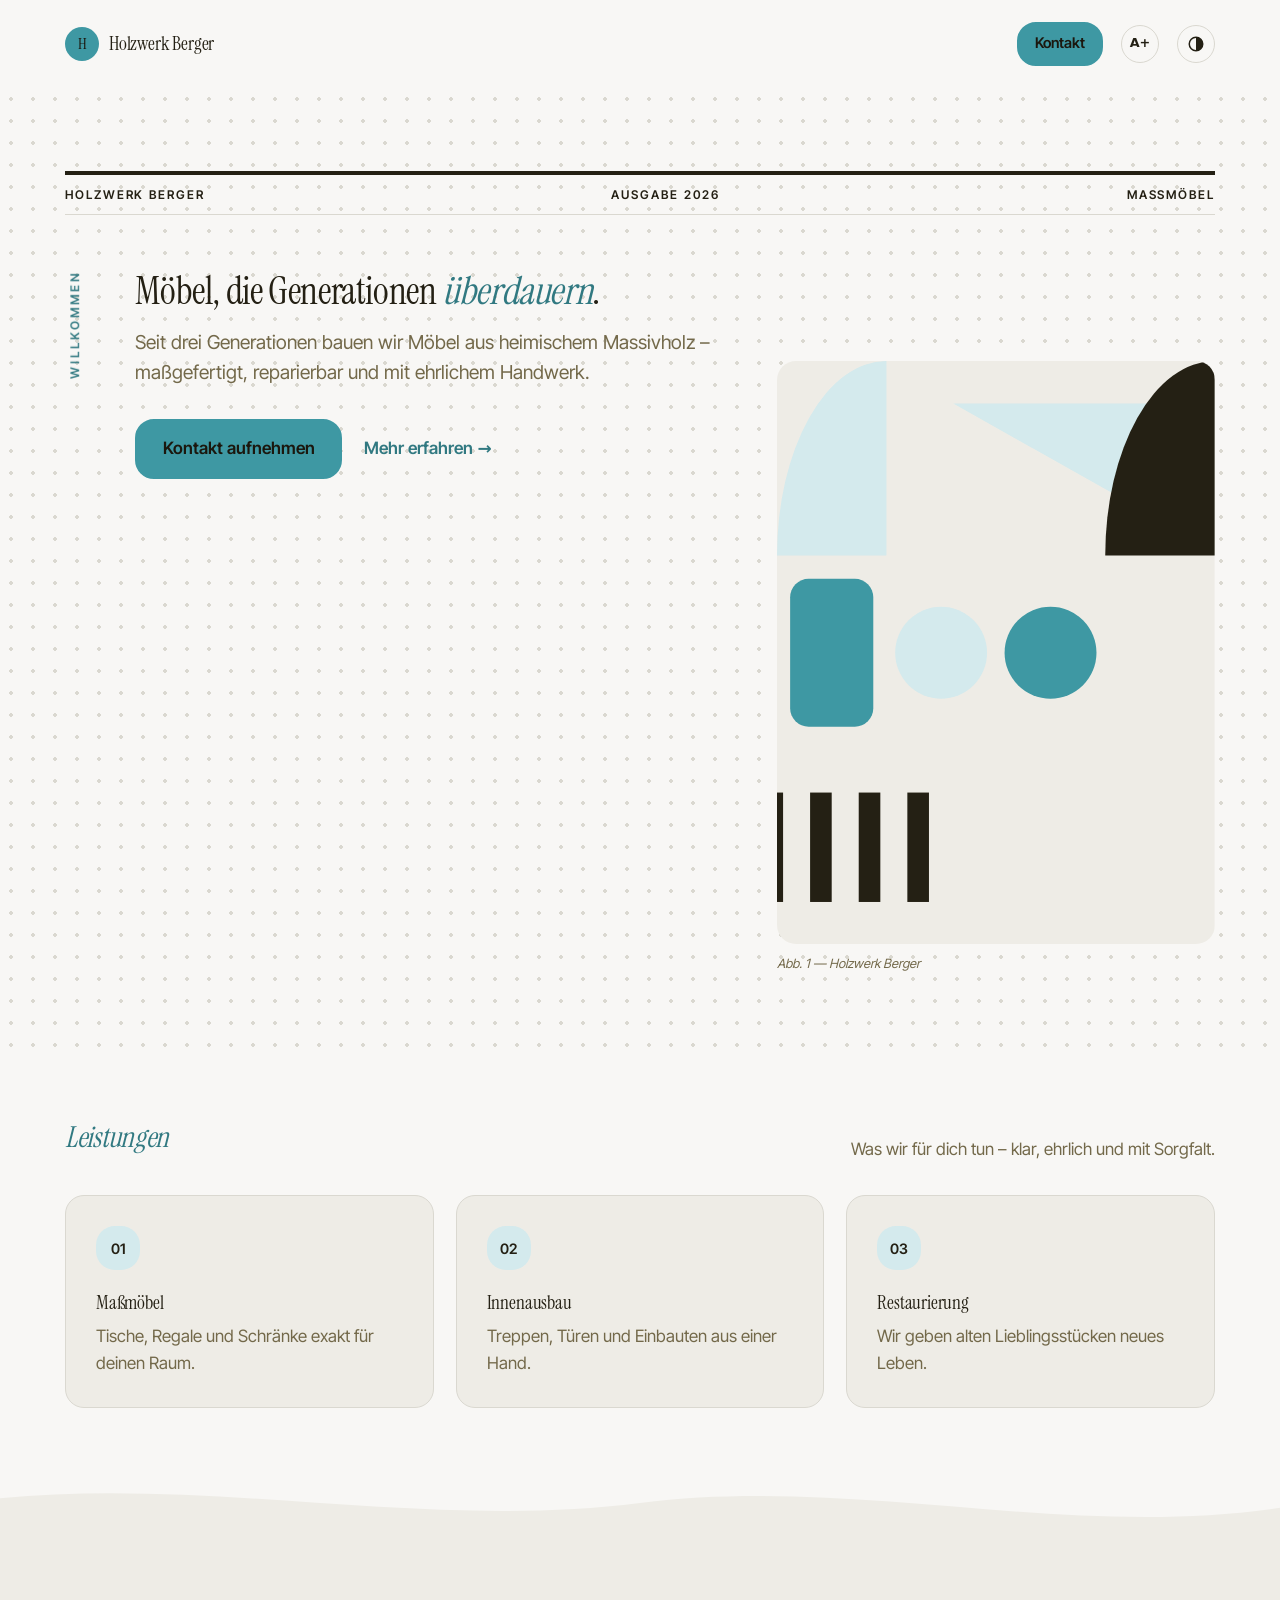
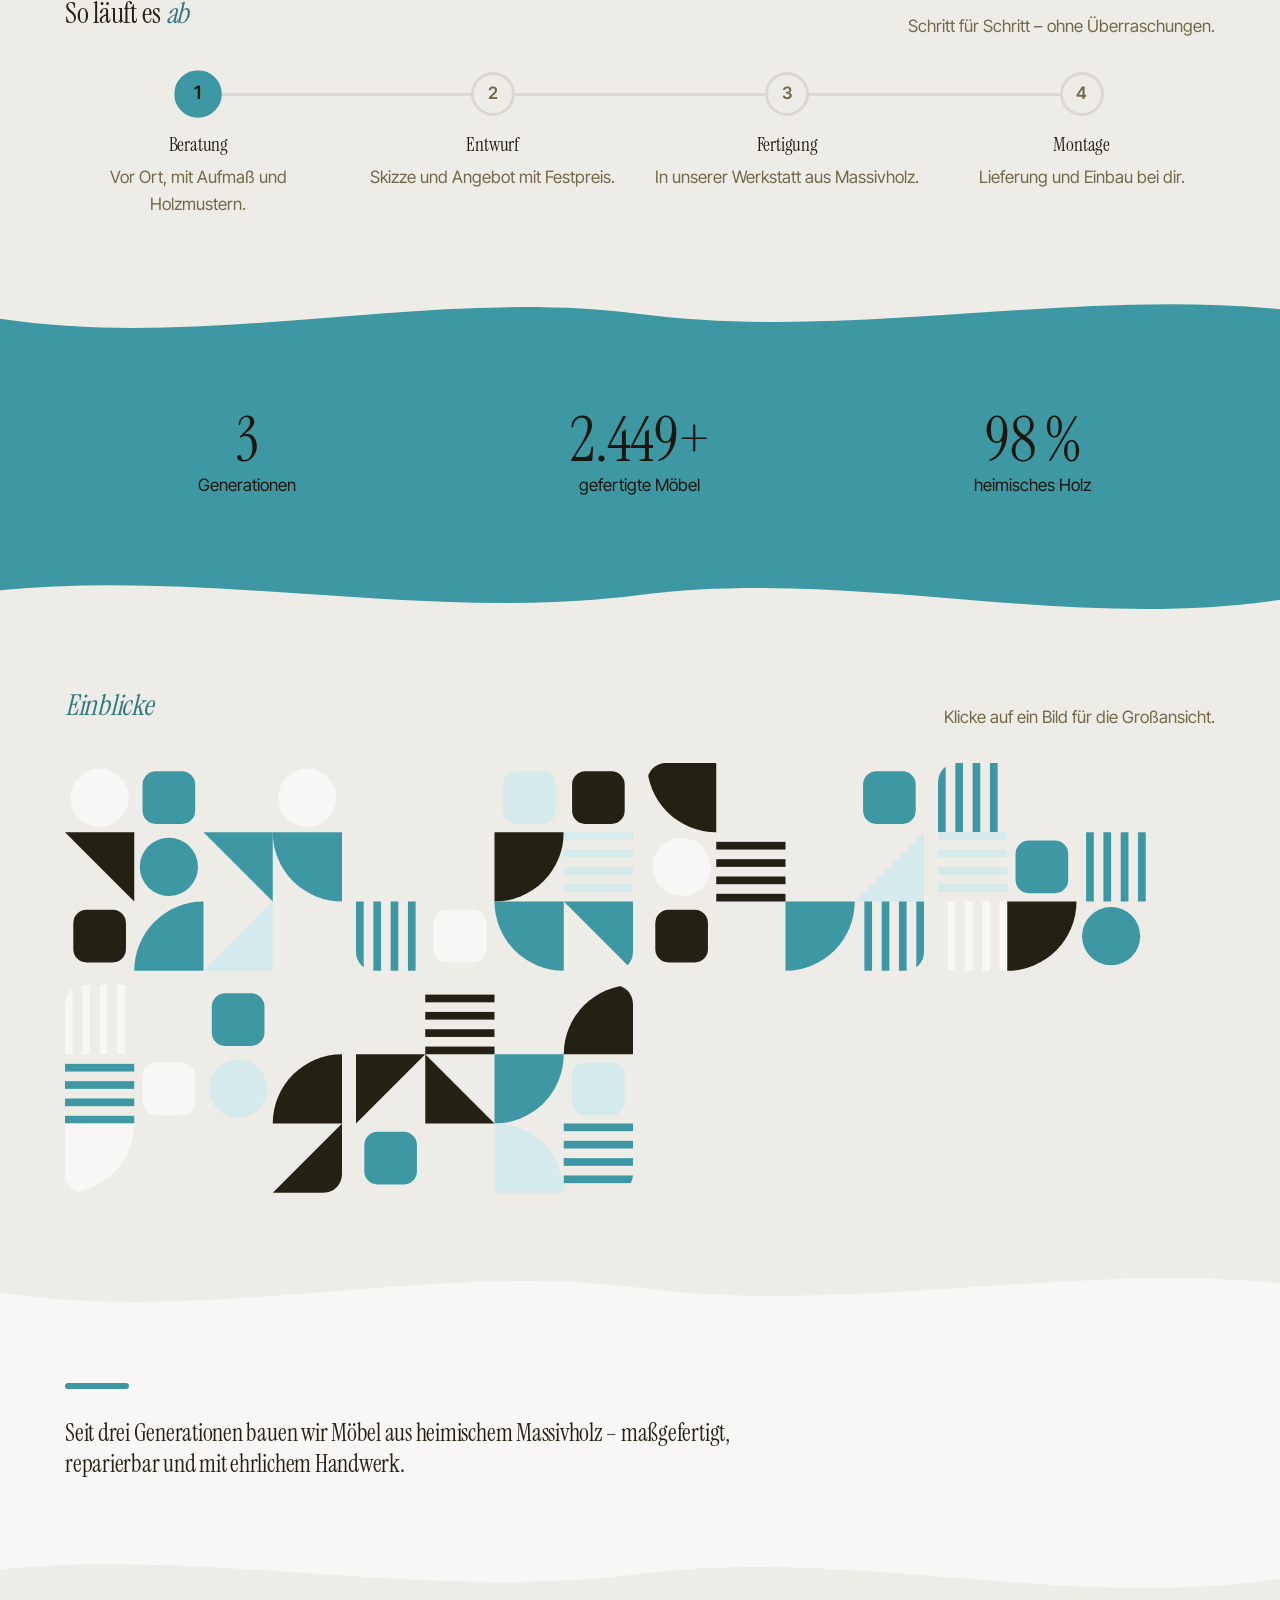
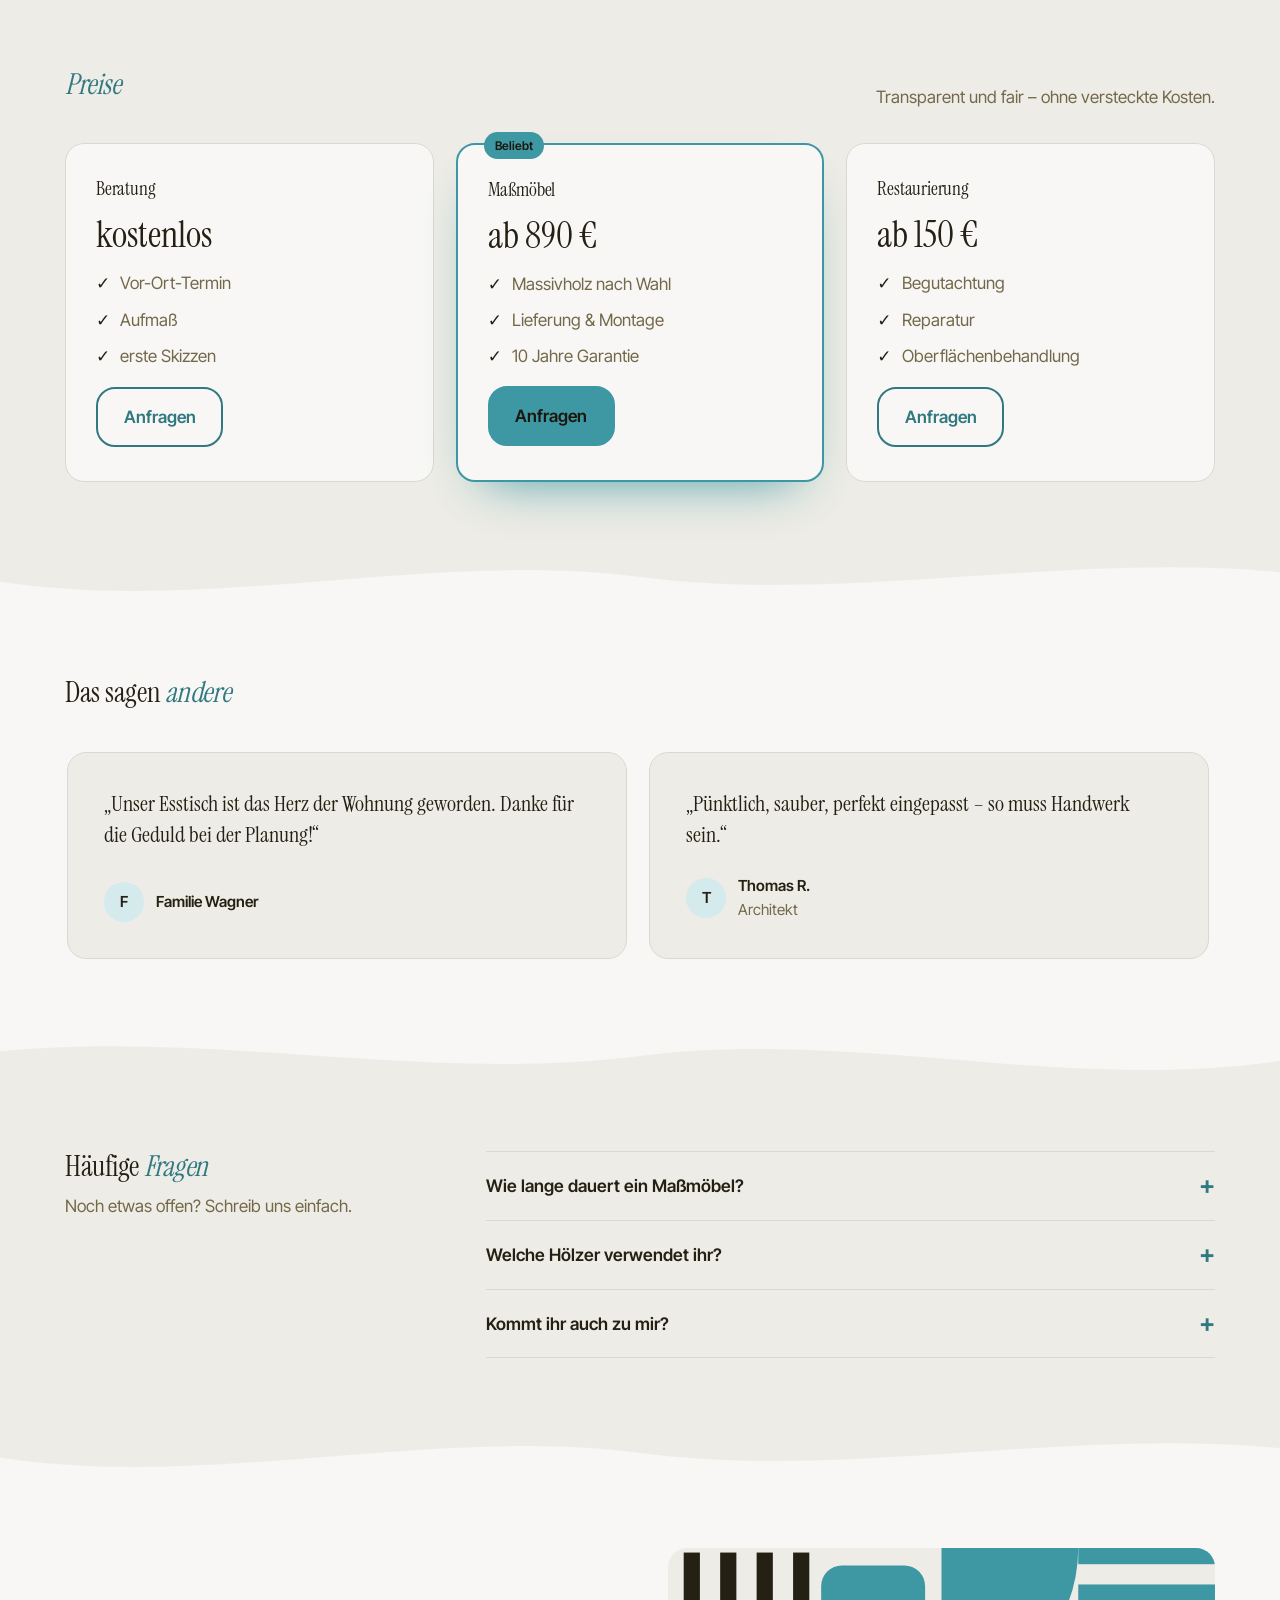
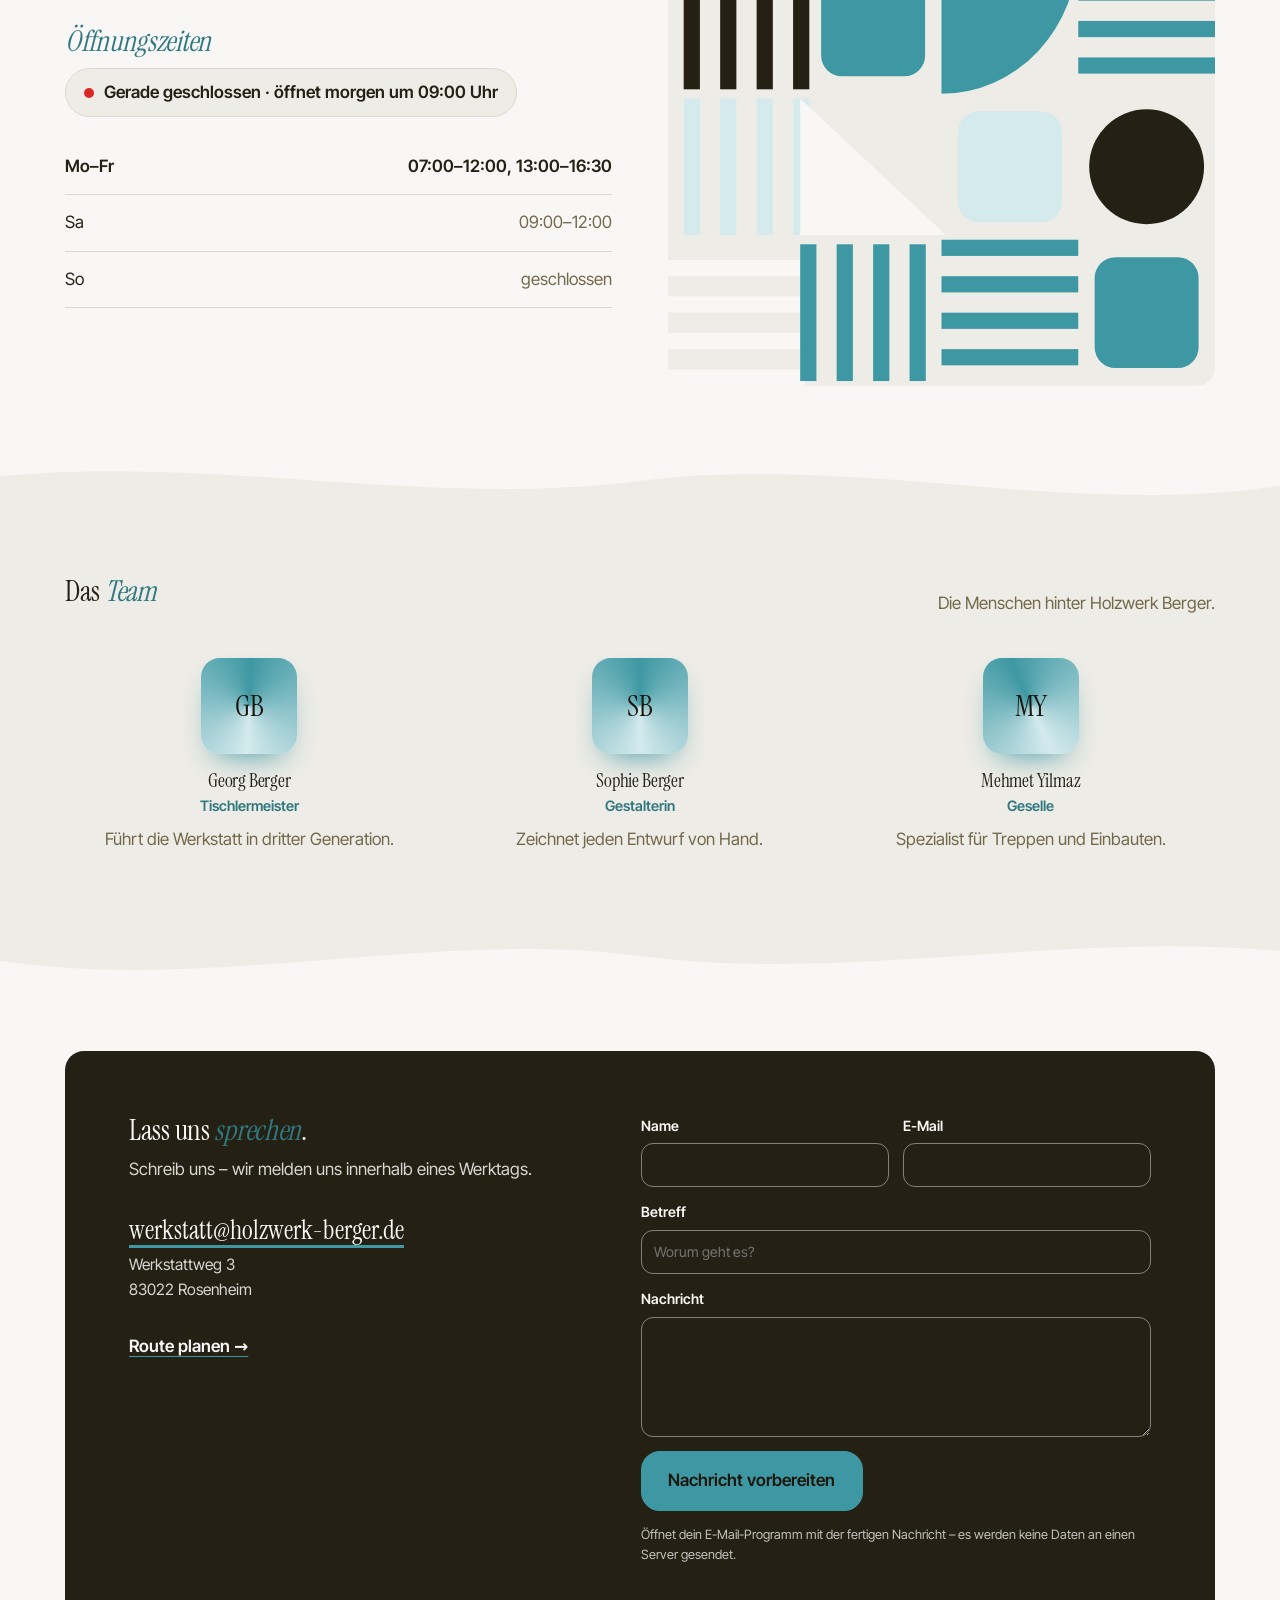
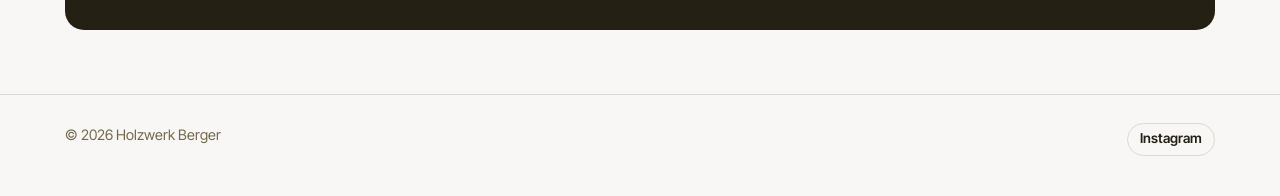
<file: genom/beispiele/holzwerk-berger.html>
<!doctype html>
<html lang="de">
<head>
<meta charset="utf-8">
<meta name="viewport" content="width=device-width, initial-scale=1">
<title>Holzwerk Berger</title>
<meta name="description" content="Möbel, die Generationen überdauern. – Seit drei Generationen bauen wir Möbel aus heimischem Massivholz – maßgefertigt, reparierbar und mit ehrlichem Handwerk.">
<meta name="generator" content="Genom – evolutionärer Website-Builder · Genom 20d64a1ebd07ba1a581910ebfa2837db4c6a60be">
<meta name="theme-color" content="#f8f7f5">
<meta property="og:type" content="website"><meta property="og:locale" content="de_DE">
<meta property="og:title" content="Holzwerk Berger"><meta property="og:description" content="Möbel, die Generationen überdauern. – Seit drei Generationen bauen wir Möbel aus heimischem Massivholz – maßgefertigt, reparierbar und mit ehrlichem Handwerk.">
<meta name="twitter:card" content="summary">
<link rel="icon" href="data:image/svg+xml,%3Csvg%20xmlns%3D'http%3A%2F%2Fwww.w3.org%2F2000%2Fsvg'%20viewBox%3D'0%200%2064%2064'%3E%3Crect%20width%3D'64'%20height%3D'64'%20rx%3D'30.400000000000002'%20fill%3D'%233e98a3'%2F%3E%3Ctext%20x%3D'50%25'%20y%3D'54%25'%20text-anchor%3D'middle'%20dominant-baseline%3D'middle'%20font-family%3D'Arial%2Csans-serif'%20font-weight%3D'700'%20font-size%3D'36'%20fill%3D'%231b170e'%3EH%3C%2Ftext%3E%3C%2Fsvg%3E">
<script type="application/ld+json">{"@context":"https://schema.org","@type":"LocalBusiness","name":"Holzwerk Berger","description":"Möbel, die Generationen überdauern. – Seit drei Generationen bauen wir Möbel aus heimischem Massivholz – maßgefertigt, reparierbar und mit ehrlichem Handwerk.","email":"werkstatt@holzwerk-berger.de","address":"Werkstattweg 3, 83022 Rosenheim","openingHours":["Mo,Tu,We,Th,Fr 07:00-12:00","Mo,Tu,We,Th,Fr 13:00-16:30","Sa 09:00-12:00"],"sameAs":["https://www.instagram.com/holzwerk.berger/"]}</script>
<style>@font-face{font-family:'Instrument Serif';font-style:normal;font-weight:400;font-display:swap;src:url([data-uri]) format("woff2");unicode-range:U+0000-00FF, U+0131, U+0152-0153, U+02BB-02BC, U+02C6, U+02DA, U+02DC, U+0304, U+0308, U+0329, U+2000-206F, U+20AC, U+2122, U+2191, U+2193, U+2212, U+2215, U+FEFF, U+FFFD}
@font-face{font-family:'Inter Tight';font-style:normal;font-weight:400 600;font-display:swap;src:url([data-uri]) format("woff2");unicode-range:U+0000-00FF, U+0131, U+0152-0153, U+02BB-02BC, U+02C6, U+02DA, U+02DC, U+0304, U+0308, U+0329, U+2000-206F, U+20AC, U+2122, U+2191, U+2193, U+2212, U+2215, U+FEFF, U+FFFD}</style>
<style>
*{box-sizing:border-box}html{scroll-behavior:smooth}
:root{--bg:#f8f7f5;--fg:#242014;--surface:#eeece6;--muted:#73694a;--line:#dad8d0;--at:#317981;--tint:#d4eaed;--t-base:#f8f7f5;--t-surface:#eeece6;--t-ink:#242014;--t-band:#3e98a3;color-scheme:light}
html.flip{--bg:#242014;--fg:#f8f7f5;--surface:#38321e;--muted:#c7c0a8;--line:#4a463b;--at:#3e98a3;--tint:#255056;--t-base:#242014;--t-surface:#38321e;--t-ink:#f8f7f5;color-scheme:dark}
html.flip .tone-surface{--bg:#38321e;--surface:#242014}
html.flip .tone-ink{--bg:#f8f7f5;--fg:#242014;--surface:#eeece6;--muted:#73694a;--line:#dad8d0;--at:#317981;--tint:#d4eaed}
body{transition:background-color .4s,color .4s}
.tone-surface{--bg:#eeece6;--surface:#f8f7f5}
.tone-ink{--bg:#242014;--fg:#f8f7f5;--surface:#38321e;--muted:#c7c0a8;--line:#4a463b;--at:#3e98a3;--tint:#255056}
.tone-band{--bg:#3e98a3;--fg:#1b170e;--muted:#1b170e;--at:#1b170e}
html.big{font-size:118%}
body{margin:0;background:var(--bg);color:var(--fg);font-family:"Inter Tight",system-ui,sans-serif;font-size:1.0625rem;line-height:1.6;-webkit-font-smoothing:antialiased}
a{color:inherit}
.wrap{max-width:1198px;margin:0 auto;padding:0 24px}
h1,h2,h3{font-family:"Instrument Serif",Georgia,serif;font-weight:400;letter-spacing:-0.010em;line-height:1.05;margin:0 0 .4em;text-wrap:balance}
h1{font-size:clamp(2.4rem,6vw,2.09rem)}h2{font-size:clamp(1.8rem,3.4vw,1.50rem)}h3{font-size:1.19rem;line-height:1.2}
p{margin:0 0 1em}.lead{font-size:1.2rem;color:var(--muted);max-width:38em}
.eyebrow{font-size:.78rem;text-transform:uppercase;letter-spacing:.16em;font-weight:600;color:var(--at);margin-bottom:1.2em}
.btn{display:inline-flex;align-items:center;justify-content:center;padding:.85em 1.5em;font-weight:600;text-decoration:none;border-radius:19px;transition:transform .15s,box-shadow .15s;border:2px solid #3e98a3}
.btn:hover{transform:translateY(-2px)}
.btn.filled{background:#3e98a3;color:#1b170e}
.btn.pill{background:#3e98a3;color:#1b170e;border-radius:999px}
.btn.outline{background:transparent;color:var(--at);border-color:var(--at)}
.btn.link{background:none;border:0;border-bottom:3px solid #3e98a3;border-radius:0;padding:.3em 0;color:var(--fg)}
.btn.sm{padding:.55em 1.1em;font-size:.92rem}.btn.link.sm{padding:.2em 0}
.more{text-decoration:none;font-weight:600;color:var(--at)}.more:hover{text-decoration:underline}
.actions{display:flex;flex-wrap:wrap;gap:22px;align-items:center;margin-top:1.8em}
:focus-visible{outline:3px solid #3e98a3;outline-offset:3px}
.progress{position:fixed;top:0;left:0;right:0;height:3px;background:#3e98a3;transform:scaleX(0);transform-origin:0 50%;z-index:50;pointer-events:none}
.nav{padding:22px 0;border-bottom:1px solid var(--line)}
.nav .wrap{display:flex;align-items:center;justify-content:space-between;gap:20px}
.nav nav{display:flex;gap:28px;flex-wrap:wrap}.nav nav a{text-decoration:none;color:var(--muted);font-weight:500}.nav nav a:hover{color:var(--fg)}
.n1 .wrap{flex-direction:column;gap:14px}.n2{border-bottom:0}
.logo{display:inline-flex;align-items:center;gap:10px;text-decoration:none;font-family:"Instrument Serif",sans-serif;font-weight:400;font-size:1.2rem;letter-spacing:-0.010em}
.mark{width:34px;height:34px;display:grid;place-items:center;background:#3e98a3;color:#1b170e;border-radius:17px;font-size:1rem}
.art{border-radius:19px;overflow:hidden;line-height:0}.art svg{width:100%;height:auto;display:block}

/* Hero */
.hero{padding:83px 0;position:relative}
.hero h1,.hero .lead,.hero .actions,.hero .eyebrow,.hero .art,.hero .t,.hero .disc,.hero .mag-meta{animation:rise .9s cubic-bezier(.2,.7,.2,1) both}
.hero h1{animation-delay:.08s}.hero .lead{animation-delay:.18s}.hero .actions{animation-delay:.28s}.hero .art,.hero .disc{animation-delay:.2s}
@keyframes rise{from{opacity:0;transform:translateY(22px)}}
.h0{text-align:center}.h0 .lead{margin:0 auto}.h0 .actions{justify-content:center}.h0 h1{max-width:14em;margin-left:auto;margin-right:auto}
.h1 .wrap{display:grid;grid-template-columns:1.1fr 1fr;gap:56px;align-items:center}
.h1 .art svg{aspect-ratio:5/4}
.h1 .arch{border-radius:999px 999px 19px 19px}.h1 .arch svg{aspect-ratio:4/5}
.h1 .offset{box-shadow:18px 18px 0 #3e98a3;overflow:hidden}
.h2 h1{font-size:clamp(3rem,9vw,2.40rem);max-width:none}
.h2 .row,.h7 .row{display:grid;grid-template-columns:1.3fr 1fr;gap:40px;border-top:2px solid var(--fg);padding-top:28px;margin-top:20px;align-items:start}
.h2 .actions,.h7 .actions{margin-top:0;justify-content:flex-end}
.h3{background:#3e98a3}
.h3 .card{background:var(--bg);border-radius:19px;padding:clamp(28px,5vw,64px);max-width:760px}
.h4 .mag-meta{display:flex;justify-content:space-between;gap:16px;flex-wrap:wrap;border-top:4px solid var(--fg);border-bottom:1px solid var(--line);padding:10px 0;font-size:.75rem;text-transform:uppercase;letter-spacing:.16em;font-weight:700;margin-bottom:clamp(28px,5vw,56px)}
.h4 .mag-grid{display:grid;grid-template-columns:auto 1.35fr 1fr;gap:clamp(20px,4vw,56px);align-items:start}
.h4 .mag-side{writing-mode:vertical-rl;transform:rotate(180deg);text-transform:uppercase;letter-spacing:.24em;font-size:.75rem;color:var(--at);font-weight:700;margin:0}
.h4 .mag-art{margin:clamp(0px,7vw,110px) 0 0}.h4 .mag-art svg{aspect-ratio:3/4}
.h4 figcaption{margin-top:10px;font-size:.8rem;color:var(--muted);font-style:italic}
.h5 .bento{display:grid;grid-template-columns:repeat(4,1fr);grid-auto-rows:minmax(150px,auto);gap:14px}
.h5 .t{border-radius:19px;padding:clamp(20px,3vw,36px);overflow:hidden;display:flex;flex-direction:column;justify-content:space-between;gap:10px}
.h5 .ta{grid-column:span 2;grid-row:span 2;background:var(--surface);justify-content:center}
.h5 .ta h1{font-size:clamp(2.2rem,4.6vw,1.88rem)}
.h5 .tb{grid-column:span 2;padding:0}.h5 .tb svg{width:100%;height:100%;min-height:200px;display:block}
.h5 .tc{background:#3e98a3;color:#1b170e;animation-delay:.25s}
.h5 .tc b{font-family:"Instrument Serif",sans-serif;font-size:clamp(2.6rem,4.5vw,3.8rem);line-height:1;font-weight:400}
.h5 .td{background:var(--fg);color:var(--bg);animation-delay:.35s}.h5 .td p{font-family:"Instrument Serif",serif;font-size:1.15rem;line-height:1.35;margin:0}.h5 .td small{opacity:.8}
.h6{background:#3e98a3;--fg:#1b170e;--muted:#1b170e;--at:#1b170e;color:var(--fg);overflow:hidden}
.h6 .wrap{display:grid;grid-template-columns:1.3fr 1fr;gap:48px;align-items:center;position:relative;z-index:1}
.h6 .btn{background:#1b170e;color:#3e98a3;border:2px solid #1b170e;padding:.85em 1.5em;border-radius:19px}
.h6 .ghost{position:absolute;left:-.04em;right:0;bottom:-.16em;font-family:"Instrument Serif",sans-serif;font-weight:400;font-size:clamp(5rem,19vw,17rem);line-height:1;white-space:nowrap;color:transparent;-webkit-text-stroke:2px #1b170e;opacity:.28;pointer-events:none;letter-spacing:-.03em}
.h6 .disc{border-radius:50%;overflow:hidden;aspect-ratio:1;max-width:420px;justify-self:end;width:100%;box-shadow:0 0 0 10px #1b170e22}.h6 .disc svg{width:100%;height:100%;display:block}
.h7{padding-bottom:58px}.h7 h1{font-size:clamp(2.8rem,7.5vw,2.32rem)}
.marquee{background:#3e98a3;color:#1b170e;overflow:hidden;padding:18px 0;border-block:2px solid var(--fg)}
.marquee .track{display:flex;width:max-content;gap:28px;align-items:center;animation:mq 38s linear infinite}
.marquee span{font-family:"Instrument Serif",sans-serif;font-weight:400;font-size:clamp(1.4rem,3vw,2.2rem);white-space:nowrap;letter-spacing:-0.010em}.marquee i{font-style:normal;opacity:.7}
.marquee:hover .track{animation-play-state:paused}
@keyframes mq{to{transform:translateX(-50%)}}
.h8 .stack{font-size:clamp(2.8rem,10vw,2.53rem);line-height:.98;margin-bottom:.45em}
.h8 .stack span{display:block}.h8 .s1{font-style:italic;color:var(--at);padding-left:12%}.h8 .s2{color:transparent;-webkit-text-stroke:.03em var(--fg)}.h8 .s3{text-align:right}
.h8 .row{display:grid;grid-template-columns:1.2fr auto 150px;gap:32px;align-items:center;border-top:1px solid var(--line);padding-top:28px}.h8 .actions{margin-top:0}
.h8 .mini-art{width:150px;height:150px;border-radius:50%;overflow:hidden;animation:spin 40s linear infinite}.h8 .mini-art svg{width:100%;height:100%;display:block}
@keyframes spin{to{transform:rotate(360deg)}}
.h9{overflow:hidden;isolation:isolate}
.h9 .aurora{position:absolute;inset:-35%;z-index:-2;background:conic-gradient(from 0deg,#3e98a3,var(--tint),var(--bg),#3e98a3,var(--tint),#3e98a3);filter:blur(90px);opacity:.5;animation:spin 26s linear infinite}
.h9 .floor{position:absolute;left:-50%;right:-50%;bottom:-6%;height:52%;z-index:-1;background-image:linear-gradient(color-mix(in srgb,var(--fg) 24%,transparent) 1px,transparent 1px),linear-gradient(90deg,color-mix(in srgb,var(--fg) 24%,transparent) 1px,transparent 1px);background-size:64px 64px;transform:perspective(520px) rotateX(64deg);transform-origin:50% 100%;-webkit-mask-image:linear-gradient(to top,#000 5%,transparent 80%);mask-image:linear-gradient(to top,#000 5%,transparent 80%);animation:floor 3.5s linear infinite}
@keyframes floor{to{background-position:0 64px}}
.h9 .wrap{display:grid;grid-template-columns:1.25fr 1fr;gap:48px;align-items:center}
.h9 .hud{grid-column:1/-1;display:flex;justify-content:space-between;gap:12px;flex-wrap:wrap;font-family:ui-monospace,SFMono-Regular,Menlo,monospace;font-size:.72rem;letter-spacing:.2em;text-transform:uppercase;color:var(--muted);border-bottom:1px dashed color-mix(in srgb,var(--fg) 30%,transparent);padding-bottom:12px}
.h9 .hud span:first-child::before{content:"";display:inline-block;width:7px;height:7px;border-radius:50%;background:#3e98a3;margin-right:9px;box-shadow:0 0 10px #3e98a3;animation:blink 1.6s steps(2) infinite}
@keyframes blink{50%{opacity:.2}}
.h9 .glass{background:color-mix(in srgb,var(--bg) 84%,transparent);-webkit-backdrop-filter:blur(18px);backdrop-filter:blur(18px);border:1px solid color-mix(in srgb,var(--fg) 16%,transparent);border-radius:19px;padding:clamp(26px,4vw,52px);box-shadow:0 30px 90px -30px #3e98a399,inset 0 1px 0 color-mix(in srgb,var(--fg) 12%,transparent)}
.h9 .orbit{position:relative;aspect-ratio:1;max-width:400px;width:100%;justify-self:center}
.h9 .orbit .core{position:absolute;inset:16%;border-radius:50%;overflow:hidden;box-shadow:0 0 70px -10px #3e98a3}.h9 .orbit .core svg{width:100%;height:100%;display:block}
.h9 .orbit .ring{position:absolute;inset:4%;border-radius:50%;border:1.5px dashed color-mix(in srgb,var(--fg) 40%,transparent);animation:spin 34s linear infinite}
.h9 .orbit .r2{inset:-3%;border:2px solid transparent;border-top-color:#3e98a3;border-right-color:#3e98a3;animation-duration:9s;animation-direction:reverse}
.h10{text-align:center;overflow:hidden;--mx:50%;--my:40%;background:radial-gradient(520px circle at var(--mx) var(--my),color-mix(in srgb,#3e98a3 22%,transparent),transparent 70%)}
.h10 h1{font-size:clamp(3rem,10vw,2.49rem);line-height:1;margin:0 auto .35em;max-width:none}
.h10 .w{display:inline-block;white-space:nowrap}
.h10 .k{display:inline-block;transition:transform .35s cubic-bezier(.2,.7,.2,1),color .35s;animation:kwave 1.1s cubic-bezier(.2,.7,.2,1) backwards}
.h10 .w:nth-child(2n) .k{animation-delay:.08s}.h10 .k:nth-child(3n){animation-delay:.14s}.h10 .k:nth-child(3n+1){animation-delay:.04s}
@keyframes kwave{from{opacity:0;transform:translateY(.6em) rotate(8deg)}}
.h10 .lead{margin:0 auto}.h10 .actions{justify-content:center}
.h11 .wrap{display:grid;grid-template-columns:1fr 1.1fr;gap:40px;align-items:center}
.h11 .board{position:relative;height:460px}
.pola{position:absolute;margin:0;width:52%;background:#fff;padding:10px 10px 14px;box-shadow:0 18px 40px -18px rgba(0,0,0,.45);transition:transform .4s cubic-bezier(.2,.7,.2,1),z-index 0s;animation:rise .9s backwards}
.pola .art{border-radius:2px}.pola .art svg{aspect-ratio:400/340}
.pola figcaption{font-family:"Instrument Serif",serif;font-style:italic;font-size:1.05rem;color:#222;margin-top:8px;text-align:center}
.pola::before{content:"";position:absolute;top:-12px;left:50%;width:84px;height:24px;margin-left:-42px;background:color-mix(in srgb,#d4eaed 75%,transparent);transform:rotate(-4deg);box-shadow:0 1px 2px rgba(0,0,0,.1)}
.pola.p0{left:0;top:30px;transform:rotate(-7deg);animation-delay:.1s}.pola.p1{right:2%;top:0;transform:rotate(5deg);animation-delay:.22s}.pola.p2{left:24%;bottom:0;transform:rotate(-2deg);animation-delay:.34s}
.pola:hover{transform:rotate(0) scale(1.05);z-index:5}
.sticker{position:absolute;right:4%;bottom:14%;z-index:6;width:118px;height:118px;border-radius:50%;background:#3e98a3;color:#1b170e;display:grid;place-content:center;text-align:center;font-size:.78rem;font-weight:600;line-height:1.2;transform:rotate(12deg);box-shadow:0 10px 30px -10px #3e98a3;animation:wob 6s ease-in-out infinite}
.sticker b{display:block;font-family:"Instrument Serif",sans-serif;font-size:1.7rem;font-weight:400}
@keyframes wob{50%{transform:rotate(4deg) scale(1.04)}}
.h12 .term{max-width:860px;margin:0 auto;background:var(--fg);color:var(--bg);border-radius:18px;overflow:hidden;box-shadow:0 40px 80px -40px rgba(0,0,0,.6)}
.term-bar{display:flex;align-items:center;gap:7px;padding:12px 16px;border-bottom:1px solid color-mix(in srgb,var(--bg) 18%,transparent);font-family:ui-monospace,SFMono-Regular,Menlo,monospace;font-size:.75rem;opacity:.85}
.term-bar i{width:11px;height:11px;border-radius:50%;background:color-mix(in srgb,var(--bg) 35%,transparent)}.term-bar i:first-child{background:#3e98a3}
.term-bar span{margin-left:auto}
.term-body{padding:clamp(22px,4vw,44px);font-family:ui-monospace,SFMono-Regular,Menlo,monospace}
.term-body .cmd,.term-body .out{margin:0 0 .4em;font-size:.95rem;opacity:.85}.term-body .pr{opacity:.7}
.term-body .ok{color:#3e98a3}
.term-body h1{font-family:"Instrument Serif",sans-serif;color:inherit;margin:.3em 0 .6em;min-height:1.1em}
.term-body h1::after{content:"";display:inline-block;width:.5em;height:.9em;background:#3e98a3;margin-left:.08em;vertical-align:-.08em;animation:blink 1s steps(2) infinite}
.term-body .lead{color:inherit;opacity:.8;margin-top:1.2em}.term-body .more{color:inherit}
.term-body .btn.outline{color:var(--bg);border-color:var(--bg)}.term-body .btn.link{color:var(--bg)}
.h9 .sat{position:absolute;top:-8px;left:calc(50% - 7px);width:14px;height:14px;border-radius:50%;background:#3e98a3;box-shadow:0 0 18px #3e98a3}

/* Bereiche */
section{padding:64px 0;background:var(--bg);color:var(--fg)}
.tone-base+.tone-base,.tone-surface+.tone-surface{border-top:1px solid var(--line)}
.sep{line-height:0;display:block;margin:-1px 0}.sep svg{display:block;width:100%;height:clamp(28px,5vw,72px)}
.sec-head{display:flex;justify-content:space-between;align-items:end;gap:20px;margin-bottom:32px}
.sec-head p{color:var(--muted);max-width:24em;margin:0}
.fgrid{display:grid;grid-template-columns:repeat(auto-fit,minmax(240px,1fr));gap:22px}
.fcard{background:var(--surface);border-radius:19px;padding:30px;border:1px solid var(--line)}
.fcard p,.frow p,.fzig p,.tp p{color:var(--muted);margin:0}
.ico{display:inline-grid;place-items:center;width:44px;height:44px;border-radius:19px;background:var(--tint);color:var(--fg);font-weight:700;font-size:.9rem;margin-bottom:22px}
.frow{display:grid;grid-template-columns:110px 1fr 1.4fr;gap:24px;align-items:baseline;padding:28px 0;border-top:1px solid var(--line)}
.frow:last-child{border-bottom:1px solid var(--line)}
.big{font-family:"Instrument Serif",sans-serif;font-size:2.6rem;font-weight:400;color:var(--at);line-height:1}
.fzig{display:grid;grid-template-columns:1fr 1fr;gap:56px;align-items:center;margin-bottom:45px}
.fzig:last-child{margin-bottom:0}.fzig.rev .art{order:2}.fzig .art svg{aspect-ratio:4/3}
.fbento{display:grid;grid-template-columns:repeat(3,1fr);gap:16px}
.fb{border-radius:19px;padding:28px;background:var(--surface);display:flex;flex-direction:column;justify-content:flex-end;gap:6px;min-height:190px}
.fb p{margin:0;color:var(--muted)}.fb.alt{background:var(--tint)}.fb.alt p{color:var(--fg)}
.fb.inv{background:var(--fg);color:var(--bg)}.fb.inv p{color:inherit;opacity:.85}
.fb.big{grid-column:span 2;grid-row:span 2;padding:0;justify-content:stretch;display:grid;grid-template-rows:1fr auto}
.fb.big .art{border-radius:0}.fb.big .art svg{height:100%;object-fit:cover;aspect-ratio:auto;min-height:220px}.fb.big .fbt{padding:28px}
.ftabs{display:grid;grid-template-columns:1fr 1.4fr;gap:48px;align-items:start}
.tl{display:grid;gap:4px}
.tl button{all:unset;box-sizing:border-box;cursor:pointer;display:flex;gap:16px;align-items:baseline;padding:16px 20px;border-radius:16px;font-family:"Instrument Serif",sans-serif;font-size:1.35rem;font-weight:400;color:var(--muted);transition:background .2s,color .2s}
.tl button span{font-family:"Inter Tight",sans-serif;font-size:.8rem;color:var(--at)}
.tl button[aria-selected=true]{background:var(--surface);color:var(--fg)}
.tl button:focus-visible{outline:3px solid #3e98a3}
html.js .tp:not(.on){display:none}.tp .art svg{aspect-ratio:16/10}.tp h3{margin-top:22px}
html.js .tp.on{animation:rise .5s ease both}
html:not(.js) .tl{display:none}html:not(.js) .ftabs{grid-template-columns:1fr}html:not(.js) .tp{margin-bottom:40px}
.about blockquote{margin:0;font-family:"Instrument Serif",serif;font-weight:400;font-size:clamp(1.5rem,3vw,1.40rem);line-height:1.3;letter-spacing:-0.010em;max-width:28em}
.about blockquote::before{content:"";display:block;width:64px;height:6px;background:#3e98a3;border-radius:3px;margin-bottom:28px}
.cta .box{background:var(--fg);color:var(--bg);border-radius:19px;padding:clamp(28px,5vw,64px);display:grid;grid-template-columns:1fr 1.1fr;gap:48px;align-items:start}
.cta .box p{opacity:.85;max-width:30em;margin:0 0 1.6em}
.cta .mail{display:inline-block;font-family:"Instrument Serif",sans-serif;font-size:clamp(1.15rem,2.2vw,1.6rem);font-weight:400;color:var(--bg);text-decoration-thickness:3px;text-underline-offset:6px;text-decoration-color:#3e98a3;overflow-wrap:anywhere}
.cf{display:grid;gap:14px}.cf .two{display:grid;grid-template-columns:1fr 1fr;gap:14px}
.cf label{display:grid;gap:6px;font-size:.88rem;font-weight:600}
.cf input,.cf textarea{font:inherit;font-weight:400;color:var(--bg);background:transparent;border:1.5px solid color-mix(in srgb,var(--bg) 45%,transparent);border-radius:12px;padding:.7em .9em;width:100%}
.cf input:focus,.cf textarea:focus{border-color:#3e98a3;outline:none}
.cf textarea{min-height:120px;resize:vertical}
.cf button{justify-self:start;cursor:pointer;font:inherit;font-weight:600}
.cf small{opacity:.75;font-size:.8rem}
.stats .grid{display:grid;grid-template-columns:repeat(auto-fit,minmax(170px,1fr));gap:28px;text-align:center}
.stat b{display:block;font-family:"Instrument Serif",sans-serif;font-size:clamp(2.4rem,5vw,3.8rem);font-weight:400;line-height:1.05;letter-spacing:-0.010em;font-variant-numeric:tabular-nums;color:var(--at)}
.stat span{color:var(--muted)}
.gal{display:grid;grid-template-columns:repeat(auto-fill,minmax(230px,1fr));gap:14px}
.tile{padding:0;border:0;border-radius:19px;overflow:hidden;cursor:zoom-in;aspect-ratio:4/3;background:var(--surface);display:block;width:100%}
.tile img,.tile svg{width:100%;height:100%;object-fit:cover;display:block;transition:transform .5s}
.tile:hover img,.tile:hover svg{transform:scale(1.05)}
dialog.lb{border:0;padding:0;background:transparent;max-width:94vw;max-height:94vh;overflow:visible}
dialog.lb::backdrop{background:rgba(0,0,0,.88)}
.lb-stage img,.lb-stage svg{display:block;max-width:90vw;max-height:78vh;width:auto;height:auto;border-radius:14px}
.lb-stage svg{width:min(90vw,1000px)}
.lb-bar{display:flex;align-items:center;justify-content:space-between;gap:12px;margin-top:12px;color:#fff}
.lb-bar button{background:rgba(255,255,255,.16);color:#fff;border:0;border-radius:999px;width:44px;height:44px;font-size:1.15rem;cursor:pointer}
.lb-bar button:hover{background:rgba(255,255,255,.28)}
.plans{display:grid;grid-template-columns:repeat(auto-fit,minmax(250px,1fr));gap:22px;align-items:stretch}
.plan{background:var(--surface);border:1px solid var(--line);border-radius:19px;padding:34px 30px;display:flex;flex-direction:column;gap:16px;position:relative}
.plan.hl-plan{border:2px solid #3e98a3;box-shadow:0 24px 50px -28px #3e98a3}
.plan .badge{position:absolute;top:-13px;left:26px;background:#3e98a3;color:#1b170e;font-size:.75rem;font-weight:700;padding:4px 11px;border-radius:999px}
.plan h3{margin:0}.plan .price{font-family:"Instrument Serif",sans-serif;font-size:2.3rem;font-weight:400;line-height:1}
.plan ul{list-style:none;padding:0;margin:0;display:grid;gap:9px;color:var(--muted);flex:1}
.plan li::before{content:"✓";color:var(--fg);font-weight:700;margin-right:10px}
.plan .btn{align-self:flex-start}
.qnav{display:flex;gap:10px}.qnav button{width:46px;height:46px;border-radius:50%;border:1.5px solid var(--line);background:var(--bg);color:var(--fg);font-size:1.1rem;cursor:pointer}
.qnav button:hover{border-color:var(--fg)}
.quotes{display:grid;grid-auto-flow:column;grid-auto-columns:min(100%,560px);gap:22px;overflow-x:auto;scroll-snap-type:x mandatory;scrollbar-width:none;padding:2px}
.quotes::-webkit-scrollbar{display:none}
.quote{scroll-snap-align:start;background:var(--surface);border:1px solid var(--line);border-radius:19px;padding:36px;margin:0;display:flex;flex-direction:column;justify-content:space-between;gap:24px}
.quote blockquote{margin:0;font-family:"Instrument Serif",serif;font-size:1.35rem;line-height:1.4;font-weight:400}
.quote figcaption{display:flex;align-items:center;gap:12px;color:var(--muted);font-size:.95rem}
.quote figcaption i{width:40px;height:40px;border-radius:50%;background:var(--tint);color:var(--fg);display:grid;place-items:center;font-style:normal;font-weight:700}
.quote figcaption b{color:var(--fg);display:block}
.split{display:grid;grid-template-columns:1fr 2fr;gap:56px}
.faq details{border-top:1px solid var(--line)}.faq details:last-child{border-bottom:1px solid var(--line)}
.faq summary{cursor:pointer;list-style:none;display:flex;justify-content:space-between;gap:20px;padding:20px 0;font-weight:600;font-size:1.08rem}
.faq summary::-webkit-details-marker{display:none}
.faq summary::after{content:"+";font-size:1.6rem;line-height:1;color:var(--at);transition:transform .25s;flex:none}
.faq details[open] summary::after{transform:rotate(45deg)}
.faq details p{color:var(--muted);margin:0 0 22px;max-width:46em}
.hours .split{grid-template-columns:1fr 1fr;align-items:center}
.nav-r{display:flex;align-items:center;gap:18px;flex-wrap:wrap}
.mark-img{height:36px;width:auto;max-width:130px;object-fit:contain;border-radius:8px}
.big-t{width:38px;height:38px;border-radius:50%;border:1.5px solid var(--line);background:transparent;color:var(--fg);cursor:pointer;font:700 .8rem/1 system-ui,sans-serif;flex:none}
.big-t:hover{border-color:var(--fg)}.big-t[aria-pressed=true]{background:var(--fg);color:var(--bg)}
.notice{display:flex;align-items:center;justify-content:center;gap:12px;background:#3e98a3;color:#1b170e;padding:10px 48px;position:relative;font-weight:600;font-size:.95rem;text-align:center}
.notice a{color:inherit;text-decoration-thickness:2px;text-underline-offset:3px}
.notice button{position:absolute;right:12px;top:50%;transform:translateY(-50%);background:transparent;border:0;color:inherit;font-size:1rem;cursor:pointer;width:32px;height:32px}
.totop{position:fixed;right:20px;bottom:20px;z-index:39;width:46px;height:46px;border-radius:50%;border:1.5px solid var(--line);background:var(--bg);color:var(--fg);font-size:1.2rem;cursor:pointer;opacity:0;transform:translateY(12px);pointer-events:none;transition:opacity .3s,transform .3s;box-shadow:0 10px 30px -10px rgba(0,0,0,.4)}
.totop.up{bottom:90px}.totop.show{opacity:1;transform:none;pointer-events:auto}
.people{display:grid;grid-template-columns:repeat(auto-fit,minmax(210px,1fr));gap:22px}
.person{text-align:center;padding:8px}
.avatar{width:96px;height:96px;border-radius:19px;display:grid;place-items:center;margin:0 auto 16px;font-family:"Instrument Serif",sans-serif;font-weight:400;font-size:1.8rem;color:#1b170e;background:conic-gradient(from var(--rot),#3e98a3,var(--tint),#3e98a3);box-shadow:0 14px 30px -14px #3e98a3}
.person h3{margin:0 0 2px}.person .role{color:var(--at);font-weight:600;font-size:.9rem;margin:0 0 8px}.person p{color:var(--muted);margin:0}
.steps{list-style:none;margin:0;padding:0;display:grid;grid-template-columns:repeat(var(--n),1fr);gap:28px;position:relative}
.steps::before,.steps::after{content:"";position:absolute;top:21px;left:calc(50% / var(--n));right:calc(50% / var(--n));height:3px;border-radius:2px;background:var(--line)}
.steps::after{right:auto;width:calc((100% - 100% / var(--n)) * var(--p, 0));background:#3e98a3;transition:width .25s linear}
.steps li{position:relative;text-align:center}
.steps .num{position:relative;z-index:1;width:44px;height:44px;border-radius:50%;display:grid;place-items:center;margin:0 auto 18px;font-weight:700;background:var(--bg);border:3px solid var(--line);color:var(--muted);transition:background .4s,border-color .4s,color .4s,transform .4s}
.steps li.done .num{background:#3e98a3;border-color:#3e98a3;color:#1b170e;transform:scale(1.08)}
.steps p{color:var(--muted);margin:0}
.theme-t{width:38px;height:38px;border-radius:50%;border:1.5px solid var(--line);background:transparent;color:var(--fg);cursor:pointer;display:grid;place-items:center;flex:none;transition:transform .4s}
.theme-t:hover{border-color:var(--fg)}.theme-t[aria-pressed=true]{transform:rotate(180deg)}
.addr{margin-top:28px;font-size:.98rem;opacity:.9}.addr a{color:inherit}
.route{display:inline-block;margin-top:6px;font-weight:600;color:var(--bg);text-decoration:underline;text-decoration-color:#3e98a3;text-underline-offset:4px}
.socials{display:flex;gap:8px;flex-wrap:wrap}
.socials a{text-decoration:none;font-size:.85rem;font-weight:600;padding:.35em .9em;border:1.5px solid var(--line);border-radius:999px;color:var(--fg)}
.socials a:hover{border-color:var(--fg)}
.wa{position:fixed;right:20px;bottom:20px;z-index:40;width:58px;height:58px;border-radius:50%;background:#128C7E;color:#fff;display:grid;place-items:center;box-shadow:0 12px 30px -8px rgba(0,0,0,.45);transition:transform .2s}
.wa:hover{transform:scale(1.08)}
.hours table{width:100%;border-collapse:collapse}.hours td{padding:14px 0;border-bottom:1px solid var(--line)}
.hours td:last-child{text-align:right;color:var(--muted)}.hours tr.today td{font-weight:700;color:var(--fg)}
.live{display:none;align-items:center;gap:10px;font-weight:600;padding:10px 18px;border-radius:999px;background:var(--surface);border:1px solid var(--line);margin-bottom:22px}
html.js .live{display:inline-flex}
.live i{width:10px;height:10px;border-radius:50%;background:var(--muted)}
.live.open i{background:#16a34a;box-shadow:0 0 0 4px rgba(22,163,74,.25)}.live.closed i{background:#dc2626}
.legal{font-size:.92rem;color:var(--muted);border-top:1px solid var(--line)}
.legal h2{font-size:1.5rem;color:var(--fg)}.legal h3{font-size:1.02rem;color:var(--fg);margin:1.6em 0 .4em;font-family:"Inter Tight",system-ui,sans-serif;font-weight:600;letter-spacing:0}
.legal .cols{display:grid;grid-template-columns:1fr 2fr;gap:56px}.legal p{max-width:46em}.legal a{color:var(--at)}
.legal .missing{background:var(--tint);color:var(--fg);padding:0 .3em;border-radius:3px}
footer{padding:28px 0 40px;color:var(--muted);font-size:.9rem;border-top:1px solid var(--line)}
footer .wrap{display:flex;justify-content:space-between;flex-wrap:wrap;gap:12px}

/* Scroll-Animationen */
html.js .rv{opacity:0;transition:opacity .8s ease,transform .9s cubic-bezier(.2,.7,.2,1),clip-path 1s cubic-bezier(.7,0,.2,1)}
html.js .rv.in{opacity:1;transform:none;clip-path:inset(0)}
html.js .rv{transform:scale(.94)}
.hl{font-style:italic;color:var(--at);}

@media (max-width:860px){
  .nav nav{gap:16px;font-size:.95rem}.n0 .wrap{flex-direction:column;align-items:flex-start;gap:12px}
  .h1 .wrap,.h2 .row,.h7 .row,.h6 .wrap,.h9 .wrap,.h11 .wrap,.fzig,.frow,.ftabs{grid-template-columns:1fr;gap:20px}.h11 .board{height:340px}.sticker{width:96px;height:96px}
  .steps{grid-template-columns:1fr!important;gap:26px!important;padding-left:58px}.steps::before,.steps::after{left:21px!important;right:auto!important;top:0!important;bottom:0;width:3px!important;height:auto!important}.steps::after{height:calc(var(--p,0)*100%)!important}.steps li{text-align:left!important}.steps .num{position:absolute;left:-58px;margin:0!important}.h9 .orbit{max-width:240px}.fzig.rev .art{order:0}
  .h2 .actions,.h7 .actions{justify-content:flex-start}
  .h4 .mag-grid{grid-template-columns:1fr}.h4 .mag-side{writing-mode:horizontal-tb;transform:none}.h4 .mag-art{margin-top:0}
  .h5 .bento{grid-template-columns:1fr 1fr}.h5 .ta,.h5 .tb{grid-column:1/-1;grid-row:auto}
  .h6 .disc{justify-self:start;max-width:260px}
  .h8 .row{grid-template-columns:1fr;gap:20px}.h8 .mini-art{width:110px;height:110px}.h8 .s1{padding-left:6%}
  .fbento{grid-template-columns:1fr}.fb.big{grid-column:auto;grid-row:auto}
  .sec-head{flex-direction:column;align-items:start}.frow{gap:6px}.legal .cols{grid-template-columns:1fr;gap:8px}
  .cta .box,.split,.hours .split,.cf .two{grid-template-columns:1fr;gap:24px}.quote{padding:26px}
}
@media (max-width:480px){.h5 .bento{grid-template-columns:1fr}.nav-r{gap:8px}.nav nav{gap:12px;font-size:.88rem}.theme-t,.big-t{width:34px;height:34px}}
@media print{
  .theme-t,.big-t,.wa,.totop,.progress,.notice,.marquee,.qnav,.sep,.cf button,.cf small,.lb{display:none!important}
  *{animation:none!important;transition:none!important}html.js .rv{opacity:1!important;transform:none!important;clip-path:none!important}
  body{background:#fff!important;color:#000!important}section{padding:28px 0!important;break-inside:avoid}
  .wrap a[href^="http"]::after{content:" (" attr(href) ")";font-size:.8em}
}
@media (prefers-reduced-motion:reduce){
  html{scroll-behavior:auto}*{animation:none!important}.btn,.tile img,.tile svg{transition:none}
  html.js .rv{opacity:1;transform:none;clip-path:none;transition:none}
}
.hero:not(.h3):not(.h6):not(.h10){background-image:radial-gradient(var(--line) 1.6px,transparent 1.6px);background-size:22px 22px}</style>
</head>
<body>
<div class="progress" aria-hidden="true"></div>

<header class="nav n2"><div class="wrap"><a class="logo" href="#"><span class="mark">H</span>Holzwerk Berger</a><div class="nav-r"><a class="btn filled sm" href="#kontakt">Kontakt</a><button class="big-t" type="button" aria-pressed="false" aria-label="Schrift vergrößern" title="Schrift vergrößern">A+</button><button class="theme-t" type="button" aria-pressed="false" aria-label="Hell- oder Dunkelmodus umschalten" title="Hell / Dunkel"><svg width="18" height="18" viewBox="0 0 24 24" aria-hidden="true"><circle cx="12" cy="12" r="9" fill="none" stroke="currentColor" stroke-width="2"/><path d="M12 3a9 9 0 0 1 0 18z" fill="currentColor"/></svg></button></div></div></header>
<main>
<section class="hero h4"><div class="wrap">
<div class="mag-meta"><span>Holzwerk Berger</span><span>Ausgabe 2026</span><span>Maßmöbel</span></div>
<div class="mag-grid"><p class="mag-side">Willkommen</p><div><h1>Möbel, die Generationen <span class="hl">überdauern</span>.</h1><p class="lead">Seit drei Generationen bauen wir Möbel aus heimischem Massivholz – maßgefertigt, reparierbar und mit ehrlichem Handwerk.</p><div class="actions"><a class="btn filled" href="#kontakt">Kontakt aufnehmen</a><a class="more" href="#leistungen">Mehr erfahren →</a></div></div>
<figure class="mag-art"><div class="art"><svg viewBox="0 0 450 600" xmlns="http://www.w3.org/2000/svg" role="img" aria-label="Abstrakte Illustration" preserveAspectRatio="xMidYMid slice"><rect width="450" height="600" fill="#eeece6"/><path d="M0 200A112.5 200 0 0 1 112.5 0L112.5 200Z" fill="#d4eaed" transform="rotate(0 56.25 100)"/><path d="M225 0L337.5 0L225 200Z" fill="#d4eaed" transform="rotate(90 281.25 100)"/><path d="M337.5 200A112.5 200 0 0 1 450 0L450 200Z" fill="#242014" transform="rotate(0 393.75 100)"/><rect x="13.5" y="224" width="85.5" height="152" rx="19" fill="#3e98a3"/><circle cx="168.75" cy="300" r="47.25" fill="#d4eaed"/><circle cx="281.25" cy="300" r="47.25" fill="#3e98a3"/><rect x="0" y="400" width="112.5" height="22.22222222222222" fill="#242014" transform="rotate(90 56.25 500)"/><rect x="0" y="450" width="112.5" height="22.22222222222222" fill="#242014" transform="rotate(90 56.25 500)"/><rect x="0" y="500" width="112.5" height="22.22222222222222" fill="#242014" transform="rotate(90 56.25 500)"/><rect x="0" y="550" width="112.5" height="22.22222222222222" fill="#242014" transform="rotate(90 56.25 500)"/></svg></div><figcaption>Abb. 1 — Holzwerk Berger</figcaption></figure></div></div></section>

<section class="tone-base features rv" id="leistungen"><div class="wrap">
<div class="sec-head"><h2><span class="hl">Leistungen</span></h2><p>Was wir für dich tun – klar, ehrlich und mit Sorgfalt.</p></div>
<div class="fgrid"><article class="fcard"><span class="ico">01</span><h3>Maßmöbel</h3><p>Tische, Regale und Schränke exakt für deinen Raum.</p></article><article class="fcard"><span class="ico">02</span><h3>Innenausbau</h3><p>Treppen, Türen und Einbauten aus einer Hand.</p></article><article class="fcard"><span class="ico">03</span><h3>Restaurierung</h3><p>Wir geben alten Lieblingsstücken neues Leben.</p></article></div></div></section>
<div class="sep" aria-hidden="true" style="background:var(--t-base)"><svg viewBox="0 0 1440 80" preserveAspectRatio="none" style="transform:scaleX(-1)"><path d="M0 46 C240 86 480 6 720 40 C960 74 1200 8 1440 34 V80 H0Z" style="fill:var(--t-surface)"/></svg></div>
<section class="tone-surface process rv" id="ablauf"><div class="wrap">
<div class="sec-head"><h2>So läuft es <span class="hl">ab</span></h2><p>Schritt für Schritt – ohne Überraschungen.</p></div>
<ol class="steps" style="--n:4"><li><span class="num">1</span><h3>Beratung</h3><p>Vor Ort, mit Aufmaß und Holzmustern.</p></li><li><span class="num">2</span><h3>Entwurf</h3><p>Skizze und Angebot mit Festpreis.</p></li><li><span class="num">3</span><h3>Fertigung</h3><p>In unserer Werkstatt aus Massivholz.</p></li><li><span class="num">4</span><h3>Montage</h3><p>Lieferung und Einbau bei dir.</p></li></ol>
</div></section>
<div class="sep" aria-hidden="true" style="background:var(--t-surface)"><svg viewBox="0 0 1440 80" preserveAspectRatio="none"><path d="M0 46 C240 86 480 6 720 40 C960 74 1200 8 1440 34 V80 H0Z" style="fill:var(--t-band)"/></svg></div>
<section class="tone-band stats rv band" id="zahlen" aria-label="Zahlen und Fakten"><div class="wrap grid"><div class="stat"><b data-to="3" data-dec="0" data-pre="" data-suf="">3</b><span>Generationen</span></div><div class="stat"><b data-to="2500" data-dec="0" data-pre="" data-suf="+">2.500+</b><span>gefertigte Möbel</span></div><div class="stat"><b data-to="100" data-dec="0" data-pre="" data-suf=" %">100 %</b><span>heimisches Holz</span></div></div></section>
<div class="sep" aria-hidden="true" style="background:var(--t-band)"><svg viewBox="0 0 1440 80" preserveAspectRatio="none" style="transform:scaleX(-1)"><path d="M0 46 C240 86 480 6 720 40 C960 74 1200 8 1440 34 V80 H0Z" style="fill:var(--t-surface)"/></svg></div>
<section class="tone-surface gallery rv" id="galerie"><div class="wrap">
<div class="sec-head"><h2><span class="hl">Einblicke</span></h2><p>Klicke auf ein Bild für die Großansicht.</p></div>
<div class="gal"><button class="tile" aria-label="Illustration 1 vergrößern"><svg viewBox="0 0 400 300" xmlns="http://www.w3.org/2000/svg" role="img" aria-label="Abstrakte Illustration" preserveAspectRatio="xMidYMid slice"><rect width="400" height="300" fill="#eeece6"/><circle cx="50" cy="50" r="42" fill="#f8f7f5"/><rect x="112" y="12" width="76" height="76" rx="19" fill="#3e98a3"/><circle cx="350" cy="50" r="42" fill="#f8f7f5"/><path d="M0 100L100 100L0 200Z" fill="#242014" transform="rotate(90 50 150)"/><circle cx="150" cy="150" r="42" fill="#3e98a3"/><path d="M200 100L300 100L200 200Z" fill="#3e98a3" transform="rotate(90 250 150)"/><path d="M300 200A100 100 0 0 1 400 100L400 200Z" fill="#3e98a3" transform="rotate(270 350 150)"/><rect x="12" y="212" width="76" height="76" rx="19" fill="#242014"/><path d="M100 300A100 100 0 0 1 200 200L200 300Z" fill="#3e98a3" transform="rotate(0 150 250)"/><path d="M200 200L300 200L200 300Z" fill="#d4eaed" transform="rotate(180 250 250)"/></svg></button><button class="tile" aria-label="Illustration 2 vergrößern"><svg viewBox="0 0 400 300" xmlns="http://www.w3.org/2000/svg" role="img" aria-label="Abstrakte Illustration" preserveAspectRatio="xMidYMid slice"><rect width="400" height="300" fill="#eeece6"/><rect x="212" y="12" width="76" height="76" rx="19" fill="#d4eaed"/><rect x="312" y="12" width="76" height="76" rx="19" fill="#242014"/><path d="M200 200A100 100 0 0 1 300 100L300 200Z" fill="#242014" transform="rotate(180 250 150)"/><rect x="300" y="100" width="100" height="11.11111111111111" fill="#d4eaed" transform="rotate(0 350 150)"/><rect x="300" y="125" width="100" height="11.11111111111111" fill="#d4eaed" transform="rotate(0 350 150)"/><rect x="300" y="150" width="100" height="11.11111111111111" fill="#d4eaed" transform="rotate(0 350 150)"/><rect x="300" y="175" width="100" height="11.11111111111111" fill="#d4eaed" transform="rotate(0 350 150)"/><rect x="0" y="200" width="100" height="11.11111111111111" fill="#3e98a3" transform="rotate(270 50 250)"/><rect x="0" y="225" width="100" height="11.11111111111111" fill="#3e98a3" transform="rotate(270 50 250)"/><rect x="0" y="250" width="100" height="11.11111111111111" fill="#3e98a3" transform="rotate(270 50 250)"/><rect x="0" y="275" width="100" height="11.11111111111111" fill="#3e98a3" transform="rotate(270 50 250)"/><rect x="112" y="212" width="76" height="76" rx="19" fill="#f8f7f5"/><path d="M200 300A100 100 0 0 1 300 200L300 300Z" fill="#3e98a3" transform="rotate(270 250 250)"/><path d="M300 200L400 200L300 300Z" fill="#3e98a3" transform="rotate(90 350 250)"/></svg></button><button class="tile" aria-label="Illustration 3 vergrößern"><svg viewBox="0 0 400 300" xmlns="http://www.w3.org/2000/svg" role="img" aria-label="Abstrakte Illustration" preserveAspectRatio="xMidYMid slice"><rect width="400" height="300" fill="#eeece6"/><path d="M0 100A100 100 0 0 1 100 0L100 100Z" fill="#242014" transform="rotate(270 50 50)"/><rect x="312" y="12" width="76" height="76" rx="19" fill="#3e98a3"/><circle cx="50" cy="150" r="42" fill="#f8f7f5"/><rect x="100" y="100" width="100" height="11.11111111111111" fill="#242014" transform="rotate(180 150 150)"/><rect x="100" y="125" width="100" height="11.11111111111111" fill="#242014" transform="rotate(180 150 150)"/><rect x="100" y="150" width="100" height="11.11111111111111" fill="#242014" transform="rotate(180 150 150)"/><rect x="100" y="175" width="100" height="11.11111111111111" fill="#242014" transform="rotate(180 150 150)"/><path d="M300 100L400 100L300 200Z" fill="#d4eaed" transform="rotate(180 350 150)"/><rect x="12" y="212" width="76" height="76" rx="19" fill="#242014"/><path d="M200 300A100 100 0 0 1 300 200L300 300Z" fill="#3e98a3" transform="rotate(180 250 250)"/><rect x="300" y="200" width="100" height="11.11111111111111" fill="#3e98a3" transform="rotate(90 350 250)"/><rect x="300" y="225" width="100" height="11.11111111111111" fill="#3e98a3" transform="rotate(90 350 250)"/><rect x="300" y="250" width="100" height="11.11111111111111" fill="#3e98a3" transform="rotate(90 350 250)"/><rect x="300" y="275" width="100" height="11.11111111111111" fill="#3e98a3" transform="rotate(90 350 250)"/></svg></button><button class="tile" aria-label="Illustration 4 vergrößern"><svg viewBox="0 0 400 300" xmlns="http://www.w3.org/2000/svg" role="img" aria-label="Abstrakte Illustration" preserveAspectRatio="xMidYMid slice"><rect width="400" height="300" fill="#eeece6"/><rect x="0" y="0" width="100" height="11.11111111111111" fill="#3e98a3" transform="rotate(270 50 50)"/><rect x="0" y="25" width="100" height="11.11111111111111" fill="#3e98a3" transform="rotate(270 50 50)"/><rect x="0" y="50" width="100" height="11.11111111111111" fill="#3e98a3" transform="rotate(270 50 50)"/><rect x="0" y="75" width="100" height="11.11111111111111" fill="#3e98a3" transform="rotate(270 50 50)"/><rect x="0" y="100" width="100" height="11.11111111111111" fill="#d4eaed" transform="rotate(0 50 150)"/><rect x="0" y="125" width="100" height="11.11111111111111" fill="#d4eaed" transform="rotate(0 50 150)"/><rect x="0" y="150" width="100" height="11.11111111111111" fill="#d4eaed" transform="rotate(0 50 150)"/><rect x="0" y="175" width="100" height="11.11111111111111" fill="#d4eaed" transform="rotate(0 50 150)"/><rect x="112" y="112" width="76" height="76" rx="19" fill="#3e98a3"/><rect x="200" y="100" width="100" height="11.11111111111111" fill="#3e98a3" transform="rotate(90 250 150)"/><rect x="200" y="125" width="100" height="11.11111111111111" fill="#3e98a3" transform="rotate(90 250 150)"/><rect x="200" y="150" width="100" height="11.11111111111111" fill="#3e98a3" transform="rotate(90 250 150)"/><rect x="200" y="175" width="100" height="11.11111111111111" fill="#3e98a3" transform="rotate(90 250 150)"/><rect x="0" y="200" width="100" height="11.11111111111111" fill="#f8f7f5" transform="rotate(90 50 250)"/><rect x="0" y="225" width="100" height="11.11111111111111" fill="#f8f7f5" transform="rotate(90 50 250)"/><rect x="0" y="250" width="100" height="11.11111111111111" fill="#f8f7f5" transform="rotate(90 50 250)"/><rect x="0" y="275" width="100" height="11.11111111111111" fill="#f8f7f5" transform="rotate(90 50 250)"/><path d="M100 300A100 100 0 0 1 200 200L200 300Z" fill="#242014" transform="rotate(180 150 250)"/><circle cx="250" cy="250" r="42" fill="#3e98a3"/></svg></button><button class="tile" aria-label="Illustration 5 vergrößern"><svg viewBox="0 0 400 300" xmlns="http://www.w3.org/2000/svg" role="img" aria-label="Abstrakte Illustration" preserveAspectRatio="xMidYMid slice"><rect width="400" height="300" fill="#eeece6"/><rect x="0" y="0" width="100" height="11.11111111111111" fill="#f8f7f5" transform="rotate(270 50 50)"/><rect x="0" y="25" width="100" height="11.11111111111111" fill="#f8f7f5" transform="rotate(270 50 50)"/><rect x="0" y="50" width="100" height="11.11111111111111" fill="#f8f7f5" transform="rotate(270 50 50)"/><rect x="0" y="75" width="100" height="11.11111111111111" fill="#f8f7f5" transform="rotate(270 50 50)"/><rect x="212" y="12" width="76" height="76" rx="19" fill="#3e98a3"/><rect x="0" y="100" width="100" height="11.11111111111111" fill="#3e98a3" transform="rotate(180 50 150)"/><rect x="0" y="125" width="100" height="11.11111111111111" fill="#3e98a3" transform="rotate(180 50 150)"/><rect x="0" y="150" width="100" height="11.11111111111111" fill="#3e98a3" transform="rotate(180 50 150)"/><rect x="0" y="175" width="100" height="11.11111111111111" fill="#3e98a3" transform="rotate(180 50 150)"/><rect x="112" y="112" width="76" height="76" rx="19" fill="#f8f7f5"/><circle cx="250" cy="150" r="42" fill="#d4eaed"/><path d="M300 200A100 100 0 0 1 400 100L400 200Z" fill="#242014" transform="rotate(0 350 150)"/><path d="M0 300A100 100 0 0 1 100 200L100 300Z" fill="#f8f7f5" transform="rotate(180 50 250)"/><path d="M300 200L400 200L300 300Z" fill="#242014" transform="rotate(180 350 250)"/></svg></button><button class="tile" aria-label="Illustration 6 vergrößern"><svg viewBox="0 0 400 300" xmlns="http://www.w3.org/2000/svg" role="img" aria-label="Abstrakte Illustration" preserveAspectRatio="xMidYMid slice"><rect width="400" height="300" fill="#eeece6"/><rect x="100" y="0" width="100" height="11.11111111111111" fill="#242014" transform="rotate(180 150 50)"/><rect x="100" y="25" width="100" height="11.11111111111111" fill="#242014" transform="rotate(180 150 50)"/><rect x="100" y="50" width="100" height="11.11111111111111" fill="#242014" transform="rotate(180 150 50)"/><rect x="100" y="75" width="100" height="11.11111111111111" fill="#242014" transform="rotate(180 150 50)"/><path d="M300 100A100 100 0 0 1 400 0L400 100Z" fill="#242014" transform="rotate(0 350 50)"/><path d="M0 100L100 100L0 200Z" fill="#242014" transform="rotate(0 50 150)"/><path d="M100 100L200 100L100 200Z" fill="#242014" transform="rotate(270 150 150)"/><path d="M200 200A100 100 0 0 1 300 100L300 200Z" fill="#3e98a3" transform="rotate(180 250 150)"/><rect x="312" y="112" width="76" height="76" rx="19" fill="#d4eaed"/><rect x="12" y="212" width="76" height="76" rx="19" fill="#3e98a3"/><path d="M200 300A100 100 0 0 1 300 200L300 300Z" fill="#d4eaed" transform="rotate(90 250 250)"/><rect x="300" y="200" width="100" height="11.11111111111111" fill="#3e98a3" transform="rotate(0 350 250)"/><rect x="300" y="225" width="100" height="11.11111111111111" fill="#3e98a3" transform="rotate(0 350 250)"/><rect x="300" y="250" width="100" height="11.11111111111111" fill="#3e98a3" transform="rotate(0 350 250)"/><rect x="300" y="275" width="100" height="11.11111111111111" fill="#3e98a3" transform="rotate(0 350 250)"/></svg></button></div></div></section>
<div class="sep" aria-hidden="true" style="background:var(--t-surface)"><svg viewBox="0 0 1440 80" preserveAspectRatio="none"><path d="M0 46 C240 86 480 6 720 40 C960 74 1200 8 1440 34 V80 H0Z" style="fill:var(--t-base)"/></svg></div>
<section class="tone-base about rv" id="ueber"><div class="wrap"><blockquote>Seit drei Generationen bauen wir Möbel aus heimischem Massivholz – maßgefertigt, reparierbar und mit ehrlichem Handwerk.</blockquote></div></section>
<div class="sep" aria-hidden="true" style="background:var(--t-base)"><svg viewBox="0 0 1440 80" preserveAspectRatio="none" style="transform:scaleX(-1)"><path d="M0 46 C240 86 480 6 720 40 C960 74 1200 8 1440 34 V80 H0Z" style="fill:var(--t-surface)"/></svg></div>
<section class="tone-surface pricing rv" id="preise"><div class="wrap">
<div class="sec-head"><h2><span class="hl">Preise</span></h2><p>Transparent und fair – ohne versteckte Kosten.</p></div>
<div class="plans"><article class="plan"><h3>Beratung</h3><div class="price">kostenlos</div>
<ul><li>Vor-Ort-Termin</li><li>Aufmaß</li><li>erste Skizzen</li></ul>
<a class="btn outline" href="#kontakt" data-subject="Anfrage: Beratung">Anfragen</a></article><article class="plan hl-plan"><span class="badge">Beliebt</span><h3>Maßmöbel</h3><div class="price">ab 890 €</div>
<ul><li>Massivholz nach Wahl</li><li>Lieferung &amp; Montage</li><li>10 Jahre Garantie</li></ul>
<a class="btn filled" href="#kontakt" data-subject="Anfrage: Maßmöbel">Anfragen</a></article><article class="plan"><h3>Restaurierung</h3><div class="price">ab 150 €</div>
<ul><li>Begutachtung</li><li>Reparatur</li><li>Oberflächenbehandlung</li></ul>
<a class="btn outline" href="#kontakt" data-subject="Anfrage: Restaurierung">Anfragen</a></article></div></div></section>
<div class="sep" aria-hidden="true" style="background:var(--t-surface)"><svg viewBox="0 0 1440 80" preserveAspectRatio="none"><path d="M0 46 C240 86 480 6 720 40 C960 74 1200 8 1440 34 V80 H0Z" style="fill:var(--t-base)"/></svg></div>
<section class="tone-base testimonials rv" id="stimmen" data-carousel><div class="wrap">
<div class="sec-head"><h2>Das sagen <span class="hl">andere</span></h2><div class="qnav"><button data-dir="-1" aria-label="Zurück">←</button><button data-dir="1" aria-label="Weiter">→</button></div></div>
<div class="quotes" tabindex="0" aria-label="Das sagen andere"><figure class="quote"><blockquote>„Unser Esstisch ist das Herz der Wohnung geworden. Danke für die Geduld bei der Planung!“</blockquote><figcaption><i>F</i><span><b>Familie Wagner</b></span></figcaption></figure><figure class="quote"><blockquote>„Pünktlich, sauber, perfekt eingepasst – so muss Handwerk sein.“</blockquote><figcaption><i>T</i><span><b>Thomas R.</b>Architekt</span></figcaption></figure></div></div></section>
<div class="sep" aria-hidden="true" style="background:var(--t-base)"><svg viewBox="0 0 1440 80" preserveAspectRatio="none" style="transform:scaleX(-1)"><path d="M0 46 C240 86 480 6 720 40 C960 74 1200 8 1440 34 V80 H0Z" style="fill:var(--t-surface)"/></svg></div>
<section class="tone-surface faq rv" id="faq"><div class="wrap split"><div class="sec-head" style="display:block"><h2>Häufige <span class="hl">Fragen</span></h2><p>Noch etwas offen? Schreib uns einfach.</p></div><div><details><summary>Wie lange dauert ein Maßmöbel?</summary><p>Je nach Umfang vier bis acht Wochen ab Freigabe der Planung.</p></details><details><summary>Welche Hölzer verwendet ihr?</summary><p>Eiche, Nussbaum, Kirsche, Esche und Ahorn – alle aus der Region.</p></details><details><summary>Kommt ihr auch zu mir?</summary><p>Ja, Beratung und Aufmaß machen wir direkt bei dir vor Ort.</p></details></div></div></section>
<div class="sep" aria-hidden="true" style="background:var(--t-surface)"><svg viewBox="0 0 1440 80" preserveAspectRatio="none"><path d="M0 46 C240 86 480 6 720 40 C960 74 1200 8 1440 34 V80 H0Z" style="fill:var(--t-base)"/></svg></div>
<section class="tone-base hours rv" id="zeiten"><div class="wrap split"><div>
<h2><span class="hl">Öffnungszeiten</span></h2>
<p class="live" role="status" data-schedule='[[[420,720],[780,990]],[[420,720],[780,990]],[[420,720],[780,990]],[[420,720],[780,990]],[[420,720],[780,990]],[[540,720]],[]]'><i></i><span></span></p>
<table><tr data-days="0,1,2,3,4"><td>Mo–Fr</td><td>07:00–12:00, 13:00–16:30</td></tr><tr data-days="5"><td>Sa</td><td>09:00–12:00</td></tr><tr data-days="6"><td>So</td><td>geschlossen</td></tr></table>
</div><div class="art"><svg viewBox="0 0 500 400" xmlns="http://www.w3.org/2000/svg" role="img" aria-label="Abstrakte Illustration" preserveAspectRatio="xMidYMid slice"><rect width="500" height="400" fill="#eeece6"/><rect x="0" y="0" width="125" height="14.814814814814817" fill="#242014" transform="rotate(90 62.5 66.66666666666667)"/><rect x="0" y="33.333333333333336" width="125" height="14.814814814814817" fill="#242014" transform="rotate(90 62.5 66.66666666666667)"/><rect x="0" y="66.66666666666667" width="125" height="14.814814814814817" fill="#242014" transform="rotate(90 62.5 66.66666666666667)"/><rect x="0" y="100" width="125" height="14.814814814814817" fill="#242014" transform="rotate(90 62.5 66.66666666666667)"/><rect x="140" y="16" width="95" height="101.33333333333334" rx="19" fill="#3e98a3"/><path d="M250 133.33333333333334A125 133.33333333333334 0 0 1 375 0L375 133.33333333333334Z" fill="#3e98a3" transform="rotate(180 312.5 66.66666666666667)"/><rect x="375" y="0" width="125" height="14.814814814814817" fill="#3e98a3" transform="rotate(0 437.5 66.66666666666667)"/><rect x="375" y="33.333333333333336" width="125" height="14.814814814814817" fill="#3e98a3" transform="rotate(0 437.5 66.66666666666667)"/><rect x="375" y="66.66666666666667" width="125" height="14.814814814814817" fill="#3e98a3" transform="rotate(0 437.5 66.66666666666667)"/><rect x="375" y="100" width="125" height="14.814814814814817" fill="#3e98a3" transform="rotate(0 437.5 66.66666666666667)"/><rect x="0" y="133.33333333333334" width="125" height="14.814814814814817" fill="#d4eaed" transform="rotate(90 62.5 200)"/><rect x="0" y="166.66666666666669" width="125" height="14.814814814814817" fill="#d4eaed" transform="rotate(90 62.5 200)"/><rect x="0" y="200" width="125" height="14.814814814814817" fill="#d4eaed" transform="rotate(90 62.5 200)"/><rect x="0" y="233.33333333333334" width="125" height="14.814814814814817" fill="#d4eaed" transform="rotate(90 62.5 200)"/><path d="M125 133.33333333333334L250 133.33333333333334L125 266.6666666666667Z" fill="#f8f7f5" transform="rotate(270 187.5 200)"/><rect x="265" y="149.33333333333334" width="95" height="101.33333333333334" rx="19" fill="#d4eaed"/><circle cx="437.5" cy="200" r="52.5" fill="#242014"/><rect x="0" y="266.6666666666667" width="125" height="14.814814814814817" fill="#f8f7f5" transform="rotate(180 62.5 333.33333333333337)"/><rect x="0" y="300" width="125" height="14.814814814814817" fill="#f8f7f5" transform="rotate(180 62.5 333.33333333333337)"/><rect x="0" y="333.33333333333337" width="125" height="14.814814814814817" fill="#f8f7f5" transform="rotate(180 62.5 333.33333333333337)"/><rect x="0" y="366.6666666666667" width="125" height="14.814814814814817" fill="#f8f7f5" transform="rotate(180 62.5 333.33333333333337)"/><rect x="125" y="266.6666666666667" width="125" height="14.814814814814817" fill="#3e98a3" transform="rotate(270 187.5 333.33333333333337)"/><rect x="125" y="300" width="125" height="14.814814814814817" fill="#3e98a3" transform="rotate(270 187.5 333.33333333333337)"/><rect x="125" y="333.33333333333337" width="125" height="14.814814814814817" fill="#3e98a3" transform="rotate(270 187.5 333.33333333333337)"/><rect x="125" y="366.6666666666667" width="125" height="14.814814814814817" fill="#3e98a3" transform="rotate(270 187.5 333.33333333333337)"/><rect x="250" y="266.6666666666667" width="125" height="14.814814814814817" fill="#3e98a3" transform="rotate(0 312.5 333.33333333333337)"/><rect x="250" y="300" width="125" height="14.814814814814817" fill="#3e98a3" transform="rotate(0 312.5 333.33333333333337)"/><rect x="250" y="333.33333333333337" width="125" height="14.814814814814817" fill="#3e98a3" transform="rotate(0 312.5 333.33333333333337)"/><rect x="250" y="366.6666666666667" width="125" height="14.814814814814817" fill="#3e98a3" transform="rotate(0 312.5 333.33333333333337)"/><rect x="390" y="282.6666666666667" width="95" height="101.33333333333334" rx="19" fill="#3e98a3"/></svg></div></div></section>
<div class="sep" aria-hidden="true" style="background:var(--t-base)"><svg viewBox="0 0 1440 80" preserveAspectRatio="none" style="transform:scaleX(-1)"><path d="M0 46 C240 86 480 6 720 40 C960 74 1200 8 1440 34 V80 H0Z" style="fill:var(--t-surface)"/></svg></div>
<section class="tone-surface team rv" id="team"><div class="wrap">
<div class="sec-head"><h2>Das <span class="hl">Team</span></h2><p>Die Menschen hinter Holzwerk Berger.</p></div>
<div class="people"><article class="person"><span class="avatar" style="--rot:2deg" aria-hidden="true">GB</span><h3>Georg Berger</h3><p class="role">Tischlermeister</p><p>Führt die Werkstatt in dritter Generation.</p></article><article class="person"><span class="avatar" style="--rot:0deg" aria-hidden="true">SB</span><h3>Sophie Berger</h3><p class="role">Gestalterin</p><p>Zeichnet jeden Entwurf von Hand.</p></article><article class="person"><span class="avatar" style="--rot:-24deg" aria-hidden="true">MY</span><h3>Mehmet Yilmaz</h3><p class="role">Geselle</p><p>Spezialist für Treppen und Einbauten.</p></article></div>
</div></section>
<div class="sep" aria-hidden="true" style="background:var(--t-surface)"><svg viewBox="0 0 1440 80" preserveAspectRatio="none"><path d="M0 46 C240 86 480 6 720 40 C960 74 1200 8 1440 34 V80 H0Z" style="fill:var(--t-base)"/></svg></div>
<section class="tone-base cta rv" id="kontakt"><div class="wrap"><div class="box">
<div><h2>Lass uns <span class="hl">sprechen</span>.</h2><p>Schreib uns – wir melden uns innerhalb eines Werktags.</p><a class="mail" href="mailto:werkstatt@holzwerk-berger.de">werkstatt@holzwerk-berger.de</a><p class="addr">Werkstattweg 3<br>83022 Rosenheim</p><a class="route" href="https://www.openstreetmap.org/search?query=Werkstattweg%203%2C%2083022%20Rosenheim" target="_blank" rel="noopener">Route planen →</a></div>
<form class="cf" data-mail="werkstatt@holzwerk-berger.de">
<div class="two"><label>Name<input name="cf-name" autocomplete="name" required></label><label>E-Mail<input name="cf-from" type="email" autocomplete="email"></label></div>
<label>Betreff<input name="cf-subject" placeholder="Worum geht es?"></label>
<label>Nachricht<textarea name="cf-msg" required></textarea></label>
<button class="btn filled" type="submit">Nachricht vorbereiten</button>
<small>Öffnet dein E-Mail-Programm mit der fertigen Nachricht – es werden keine Daten an einen Server gesendet.</small>
</form></div></div></section>


</main>
<footer><div class="wrap"><span>© 2026 Holzwerk Berger</span><span class="socials"><a href="https://www.instagram.com/holzwerk.berger/" target="_blank" rel="noopener">Instagram</a></span></div></footer>
<button class="totop" type="button" aria-label="Nach oben" title="Nach oben">↑</button>

<dialog class="lb" id="lb" aria-label="Bildansicht"><div class="lb-stage"></div><div class="lb-bar"><button data-prev aria-label="Vorheriges Bild">←</button><span class="lb-cap"></span><span><button data-next aria-label="Nächstes Bild">→</button> <button data-close aria-label="Schließen">✕</button></span></div></dialog>
<script>(function siteScript() {
  var d = document, reduce = window.matchMedia && matchMedia("(prefers-reduced-motion: reduce)").matches;
  d.documentElement.classList.add("js");
  function fmt(n, dec) { return n.toLocaleString("de-DE", { minimumFractionDigits: dec, maximumFractionDigits: dec }); }
  function count(el) {
    if (reduce) return;
    var to = +el.dataset.to, dec = +el.dataset.dec || 0, pre = el.dataset.pre || "", suf = el.dataset.suf || "", t0 = null;
    function step(t) { if (!t0) t0 = t; var p = Math.min(1, (t - t0) / 1400), e = 1 - Math.pow(1 - p, 3);
      el.textContent = pre + fmt(p < 1 ? to * e : to, dec) + suf; if (p < 1) requestAnimationFrame(step); }
    requestAnimationFrame(step);
  }
  var secs = d.querySelectorAll(".rv");
  if ("IntersectionObserver" in window) {
    var io = new IntersectionObserver(function (es) { es.forEach(function (e) {
      if (!e.isIntersecting) return; e.target.classList.add("in");
      e.target.querySelectorAll(".stat b[data-to]").forEach(count); io.unobserve(e.target); }); }, { threshold: 0.12 });
    secs.forEach(function (s) { io.observe(s); });
  } else secs.forEach(function (s) { s.classList.add("in"); });

  var live = d.querySelector(".live");
  if (live) {
    var EN = d.documentElement.lang === "en";
    var sch = JSON.parse(live.dataset.schedule), names = EN ? ["Mon", "Tue", "Wed", "Thu", "Fri", "Sat", "Sun"] : ["Mo", "Di", "Mi", "Do", "Fr", "Sa", "So"];
    var hm = function (m) { m = m % 1440; return String(Math.floor(m / 60)).padStart(2, "0") + ":" + String(m % 60).padStart(2, "0"); };
    var upd = function () {
      var now = new Date(), day = (now.getDay() + 6) % 7, min = now.getHours() * 60 + now.getMinutes();
      var cur = sch[day].filter(function (r) { return min >= r[0] && min < r[1]; })[0]
        || sch[(day + 6) % 7].filter(function (r) { return r[1] > 1440 && min < r[1] - 1440; })[0];
      var txt;
      if (cur) { live.className = "live open"; txt = EN ? "Open now · until " + hm(cur[1]) : "Jetzt geöffnet · bis " + hm(cur[1]) + " Uhr"; }
      else {
        live.className = "live closed"; txt = EN ? "Closed right now" : "Gerade geschlossen";
        for (var k = 0; k < 8; k++) {
          var dd = (day + k) % 7, nx = sch[dd].filter(function (r) { return k > 0 || r[0] > min; }).sort(function (a, b) { return a[0] - b[0]; })[0];
          if (nx) { txt += EN ? " · opens " + (k === 0 ? "today" : k === 1 ? "tomorrow" : "on " + names[dd]) + " at " + hm(nx[0]) : " · öffnet " + (k === 0 ? "heute" : k === 1 ? "morgen" : "am " + names[dd]) + " um " + hm(nx[0]) + " Uhr"; break; }
        }
      }
      live.querySelector("span").textContent = txt;
      d.querySelectorAll("tr[data-days]").forEach(function (tr) { tr.classList.toggle("today", tr.dataset.days.split(",").indexOf(String(day)) >= 0); });
    };
    upd(); setInterval(upd, 30000);
  }

  d.querySelectorAll("[data-carousel]").forEach(function (sec) {
    var track = sec.querySelector(".quotes"), nav = sec.querySelector(".qnav");
    var fit = function () { if (nav) nav.style.visibility = track.scrollWidth > track.clientWidth + 4 ? "visible" : "hidden"; };
    fit(); window.addEventListener("resize", fit);
    sec.querySelectorAll("[data-dir]").forEach(function (b) { b.addEventListener("click", function () {
      var card = track.firstElementChild, w = card ? card.getBoundingClientRect().width + 22 : 300;
      var atEnd = track.scrollLeft + track.clientWidth >= track.scrollWidth - 4, atStart = track.scrollLeft <= 4, dir = +b.dataset.dir;
      if (dir > 0 && atEnd) track.scrollTo({ left: 0, behavior: reduce ? "auto" : "smooth" });
      else if (dir < 0 && atStart) track.scrollTo({ left: track.scrollWidth, behavior: reduce ? "auto" : "smooth" });
      else track.scrollBy({ left: w * dir, behavior: reduce ? "auto" : "smooth" });
    }); });
  });

  var lb = d.getElementById("lb");
  if (lb && lb.showModal) {
    var tiles = [].slice.call(d.querySelectorAll(".tile")), idx = 0, stage = lb.querySelector(".lb-stage"), cap = lb.querySelector(".lb-cap");
    var show = function (i) { idx = (i + tiles.length) % tiles.length; stage.innerHTML = ""; stage.appendChild(tiles[idx].firstElementChild.cloneNode(true));
      cap.textContent = (idx + 1) + " / " + tiles.length + (tiles[idx].dataset.alt ? " · " + tiles[idx].dataset.alt : ""); };
    tiles.forEach(function (t, i) { t.addEventListener("click", function () { show(i); lb.showModal(); }); });
    lb.querySelector("[data-prev]").addEventListener("click", function () { show(idx - 1); });
    lb.querySelector("[data-next]").addEventListener("click", function () { show(idx + 1); });
    lb.querySelector("[data-close]").addEventListener("click", function () { lb.close(); });
    lb.addEventListener("click", function (e) { if (e.target === lb) lb.close(); });
    lb.addEventListener("keydown", function (e) { if (e.key === "ArrowLeft") show(idx - 1); if (e.key === "ArrowRight") show(idx + 1); });
  }

  d.querySelectorAll("[data-tabs]").forEach(function (box) {
    var tabs = [].slice.call(box.querySelectorAll("[role=tab]")), panels = [].slice.call(box.querySelectorAll(".tp"));
    var sel = function (i, focus) {
      tabs.forEach(function (t, j) { t.setAttribute("aria-selected", j === i); t.tabIndex = j === i ? 0 : -1; });
      panels.forEach(function (p, j) { p.classList.toggle("on", j === i); });
      if (focus) tabs[i].focus();
    };
    tabs.forEach(function (t, i) {
      t.addEventListener("click", function () { sel(i); });
      t.addEventListener("keydown", function (e) {
        if (e.key === "ArrowDown" || e.key === "ArrowRight") { e.preventDefault(); sel((i + 1) % tabs.length, true); }
        if (e.key === "ArrowUp" || e.key === "ArrowLeft") { e.preventDefault(); sel((i - 1 + tabs.length) % tabs.length, true); }
      });
    });
    sel(0);
  });

  var bar = d.querySelector(".progress");
  if (bar) {
    var onScroll = function () { var h = d.documentElement.scrollHeight - innerHeight; bar.style.transform = "scaleX(" + (h > 0 ? Math.min(1, scrollY / h) : 0) + ")"; };
    addEventListener("scroll", onScroll, { passive: true }); onScroll();
  }

  var fine = window.matchMedia && matchMedia("(hover: hover) and (pointer: fine)").matches;
  // Kinetik: Buchstaben weichen der Maus aus, ein Lichtkegel folgt
  var kin = d.querySelector(".h10");
  if (kin && fine && !reduce) {
    var ks = [].slice.call(kin.querySelectorAll(".k")), raf = 0, mx = 0, my = 0;
    kin.addEventListener("pointermove", function (e) {
      mx = e.clientX; my = e.clientY;
      var r = kin.getBoundingClientRect();
      kin.style.setProperty("--mx", (mx - r.left) + "px"); kin.style.setProperty("--my", (my - r.top) + "px");
      if (raf) return;
      raf = requestAnimationFrame(function () {
        raf = 0;
        ks.forEach(function (k) {
          var b = k.getBoundingClientRect(), cx = b.left + b.width / 2, cy = b.top + b.height / 2, dx = cx - mx, dy = cy - my, dist = Math.sqrt(dx * dx + dy * dy), f = Math.max(0, 1 - dist / 170);
          k.style.transform = f ? "translate(" + (dx / (dist || 1) * f * 16).toFixed(1) + "px," + (dy / (dist || 1) * f * 16).toFixed(1) + "px) scale(" + (1 + f * .22).toFixed(3) + ")" : "";
          k.style.color = f > .45 ? "var(--at)" : "";
        });
      });
    });
    kin.addEventListener("pointerleave", function () { ks.forEach(function (k) { k.style.transform = ""; k.style.color = ""; }); });
  }
  // Terminal: Slogan tippt sich selbst
  var typed = d.querySelector(".typed");
  if (typed && !reduce) {
    var full = typed.getAttribute("data-text") || typed.textContent, pos = 0;
    typed.setAttribute("aria-label", full); typed.textContent = "";
    var tick = function () { typed.textContent = full.slice(0, ++pos); if (pos < full.length) setTimeout(tick, 38 + Math.random() * 60); };
    setTimeout(tick, 500);
  }
  // Ablauf: Zeitleiste füllt sich beim Scrollen
  var steps = d.querySelector(".steps");
  if (steps) {
    var items = steps.querySelectorAll("li");
    var upd = function () {
      var r = steps.getBoundingClientRect(), p = Math.min(1, Math.max(0, (innerHeight * .75 - r.top) / (r.height + innerHeight * .3)));
      if (reduce) p = 1;
      steps.style.setProperty("--p", p.toFixed(3));
      items.forEach(function (li, i) { li.classList.toggle("done", p >= (items.length > 1 ? i / (items.length - 1) : 0) - .001); });
    };
    addEventListener("scroll", upd, { passive: true }); addEventListener("resize", upd); upd();
  }
  // Magnetische Buttons
  if (fine && !reduce) d.querySelectorAll(".btn, .theme-t").forEach(function (b) {
    b.addEventListener("pointermove", function (e) { var r = b.getBoundingClientRect(); b.style.transform = "translate(" + ((e.clientX - r.left - r.width / 2) * .22).toFixed(1) + "px," + ((e.clientY - r.top - r.height / 2) * .32).toFixed(1) + "px)"; });
    b.addEventListener("pointerleave", function () { b.style.transform = ""; });
  });

  // Schrift vergrößern (gemerkt)
  var bigs = d.querySelectorAll(".big-t"), setBig = function (on) { d.documentElement.classList.toggle("big", on); bigs.forEach(function (b) { b.setAttribute("aria-pressed", on); }); };
  try { if (localStorage.getItem("font-big") === "1") setBig(true); } catch (e) { /* ohne Speicher */ }
  bigs.forEach(function (b) { b.addEventListener("click", function () { var on = !d.documentElement.classList.contains("big"); setBig(on); try { localStorage.setItem("font-big", on ? "1" : "0"); } catch (e) { /* ohne Speicher */ } }); });
  // Hinweisleiste (wegklicken wird gemerkt)
  var note = d.querySelector(".notice");
  if (note) {
    try { if (localStorage.getItem("notice-" + note.dataset.key) === "x") note.remove(); } catch (e) { /* ohne Speicher */ }
    note.querySelector("button").addEventListener("click", function () { note.remove(); try { localStorage.setItem("notice-" + note.dataset.key, "x"); } catch (e) { /* ohne Speicher */ } });
  }
  // Nach oben
  var top = d.querySelector(".totop");
  if (top) {
    top.addEventListener("click", function () { scrollTo({ top: 0, behavior: reduce ? "auto" : "smooth" }); });
    var showTop = function () { top.classList.toggle("show", scrollY > 700); };
    addEventListener("scroll", showTop, { passive: true }); showTop();
  }

  var tbtns = d.querySelectorAll(".theme-t"), setFlip = function (on) {
    d.documentElement.classList.toggle("flip", on);
    tbtns.forEach(function (b) { b.setAttribute("aria-pressed", on); });
  };
  try { if (localStorage.getItem("theme-flip") === "1") setFlip(true); } catch (e) { /* ohne Speicher */ }
  tbtns.forEach(function (b) { b.addEventListener("click", function () {
    var on = !d.documentElement.classList.contains("flip"); setFlip(on);
    try { localStorage.setItem("theme-flip", on ? "1" : "0"); } catch (e) { /* ohne Speicher */ }
  }); });

  var form = d.querySelector("form.cf");
  if (form) {
    var F = function (n) { return form.querySelector("[name=" + n + "]"); };
    form.addEventListener("submit", function (e) {
      e.preventDefault();
      var body = F("cf-msg").value + "\n\n— " + F("cf-name").value + (F("cf-from").value ? " <" + F("cf-from").value + ">" : "");
      location.href = "mailto:" + form.dataset.mail + "?subject=" + encodeURIComponent(F("cf-subject").value || (d.documentElement.lang === "en" ? "Enquiry via the website" : "Anfrage über die Website")) + "&body=" + encodeURIComponent(body);
    });
    d.querySelectorAll("[data-subject]").forEach(function (a) { a.addEventListener("click", function () {
      F("cf-subject").value = a.dataset.subject;
      var pkg = a.dataset.subject.replace(/^(Anfrage|Enquiry): /, "");
      if (!F("cf-msg").value) F("cf-msg").value = d.documentElement.lang === "en" ? "Hello, I am interested in the package “" + pkg + "”. " : "Hallo, ich interessiere mich für das Paket „" + pkg + "“. ";
      setTimeout(function () { F("cf-name").focus({ preventScroll: true }); }, 500);
    }); });
  }
})();</script>
</body>
</html>
</file>
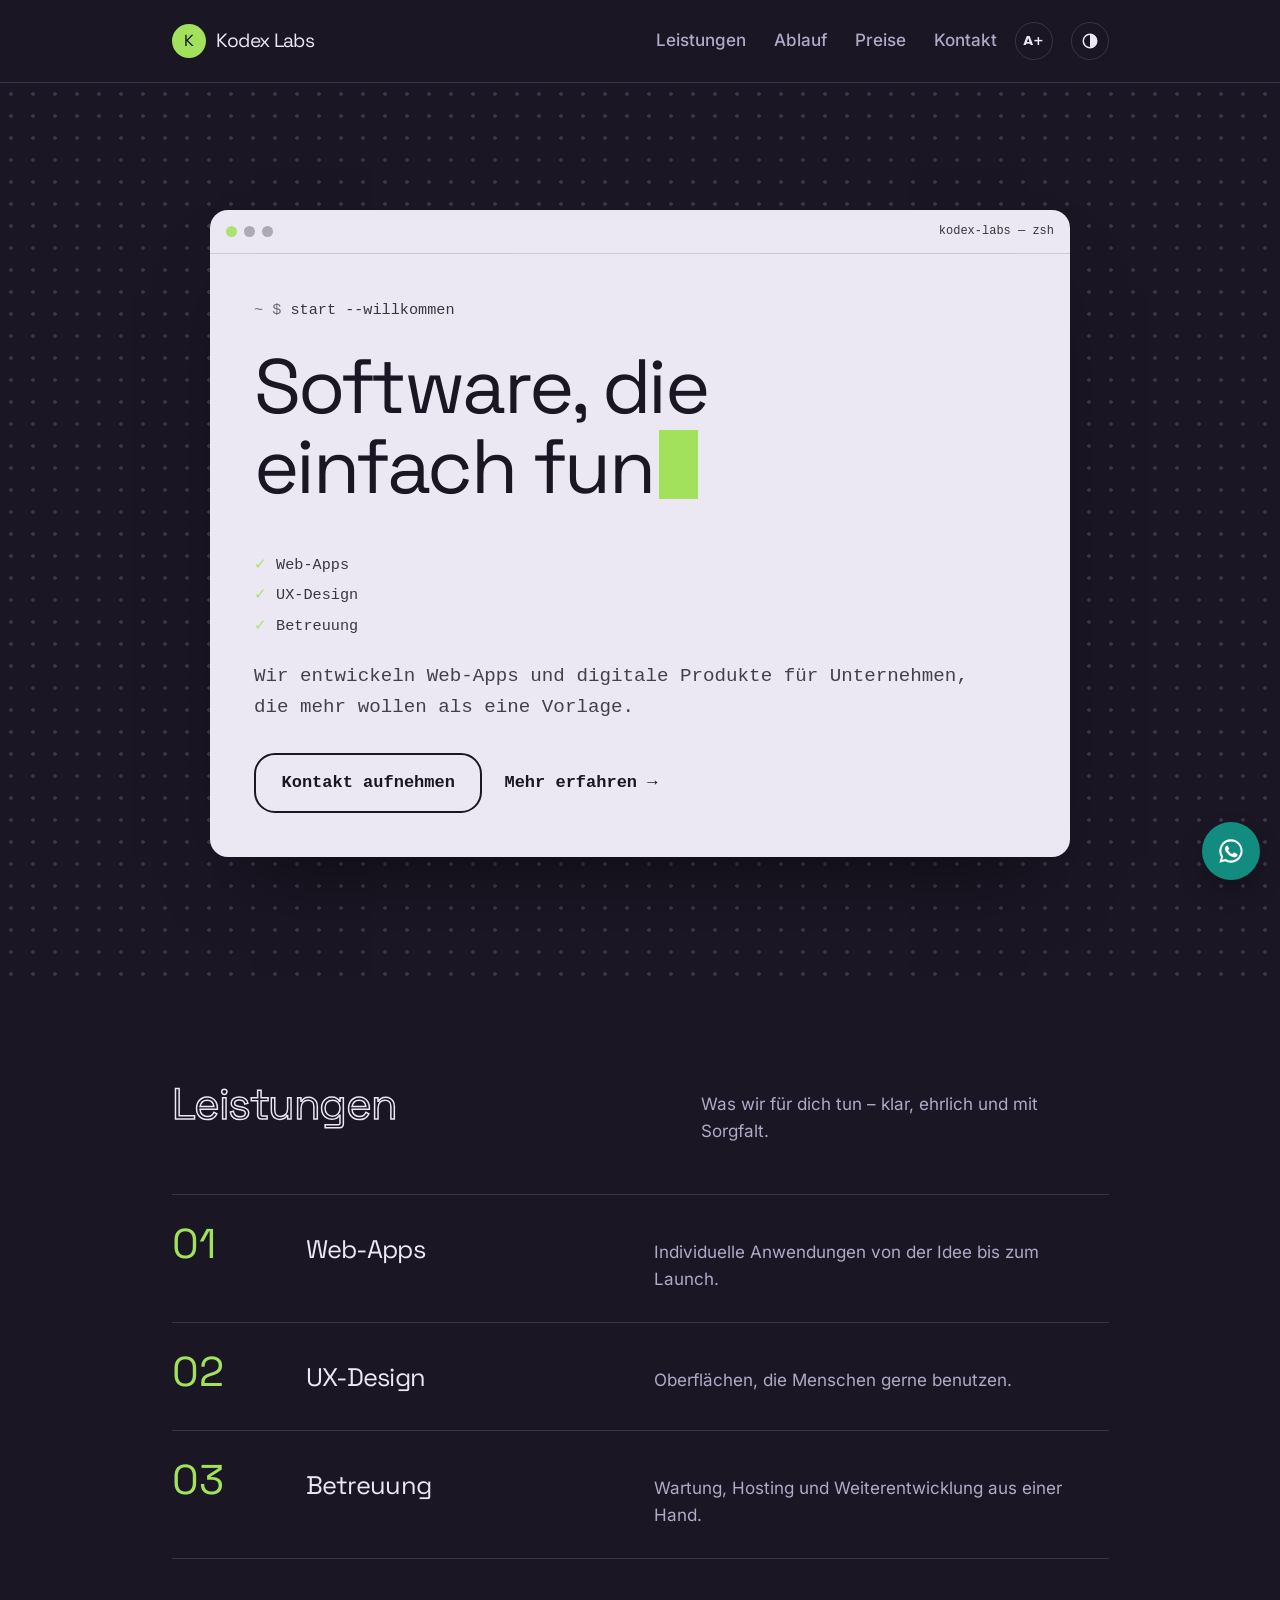
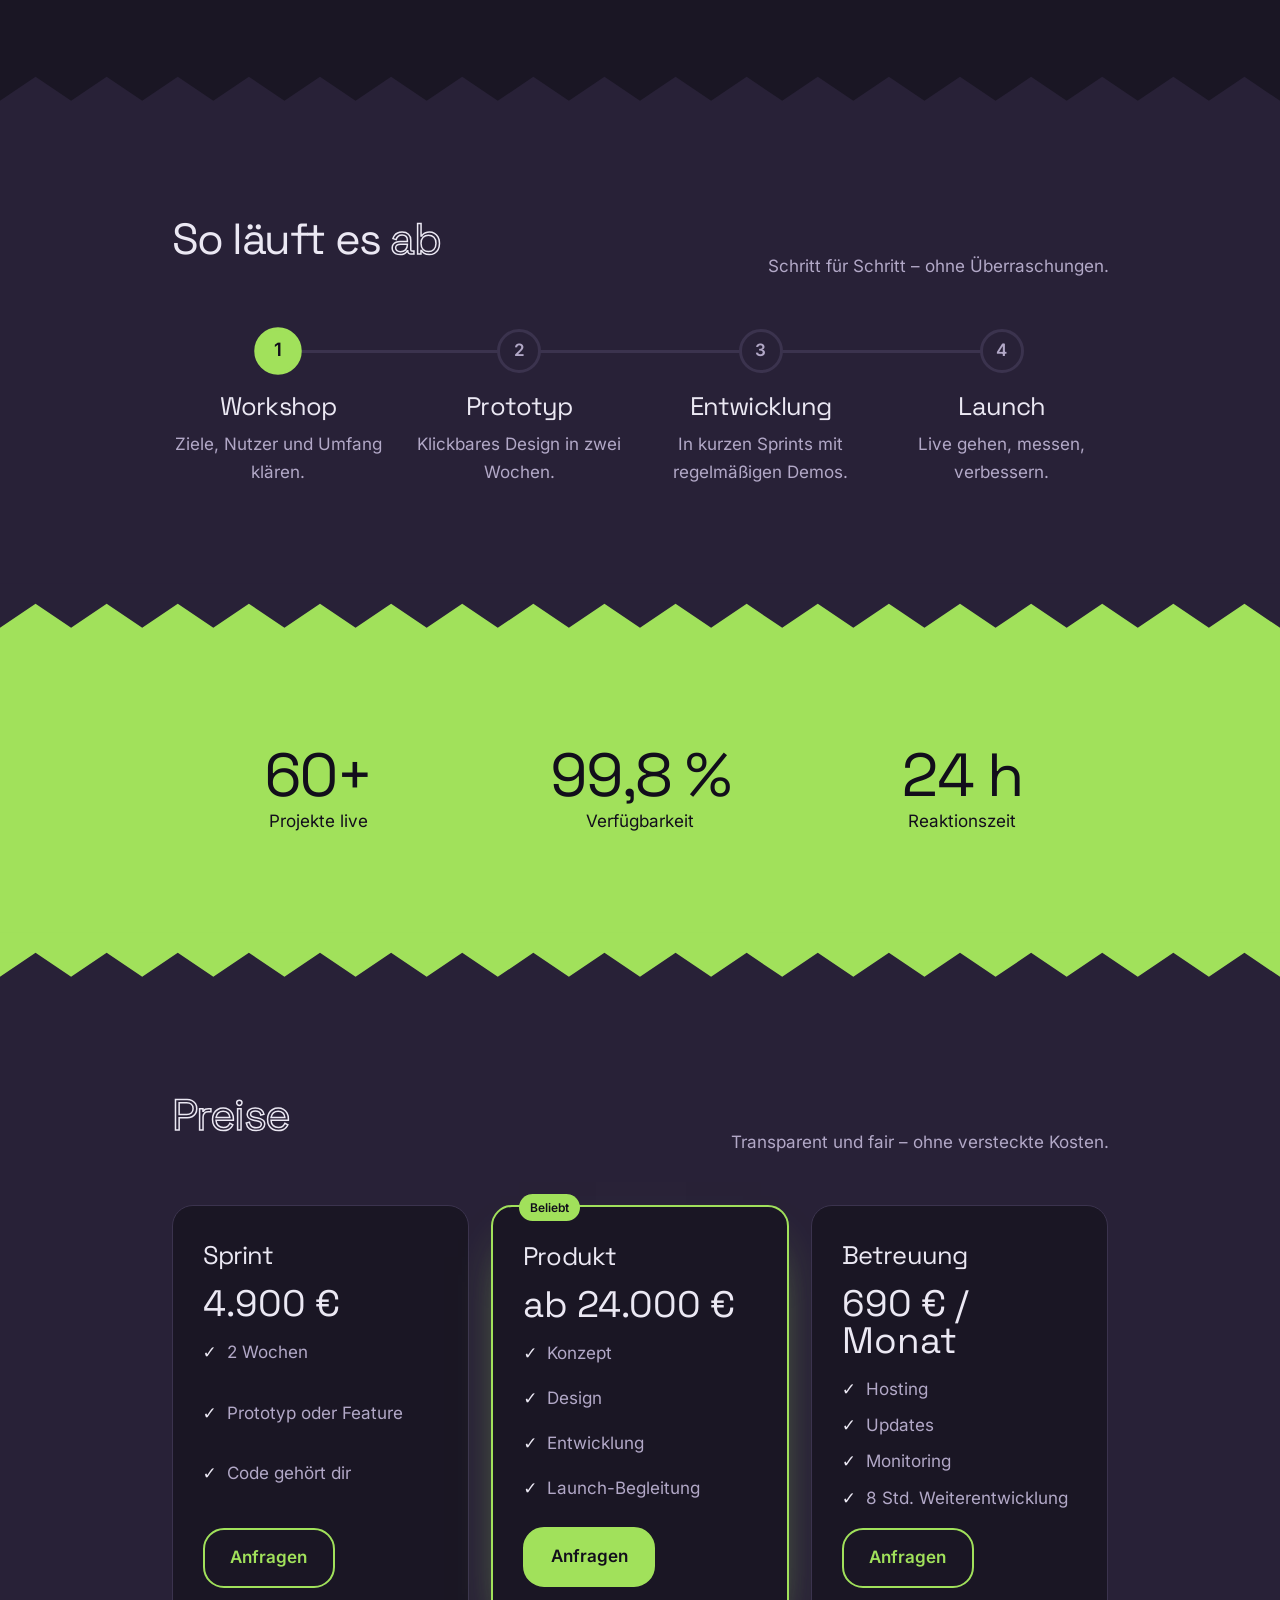
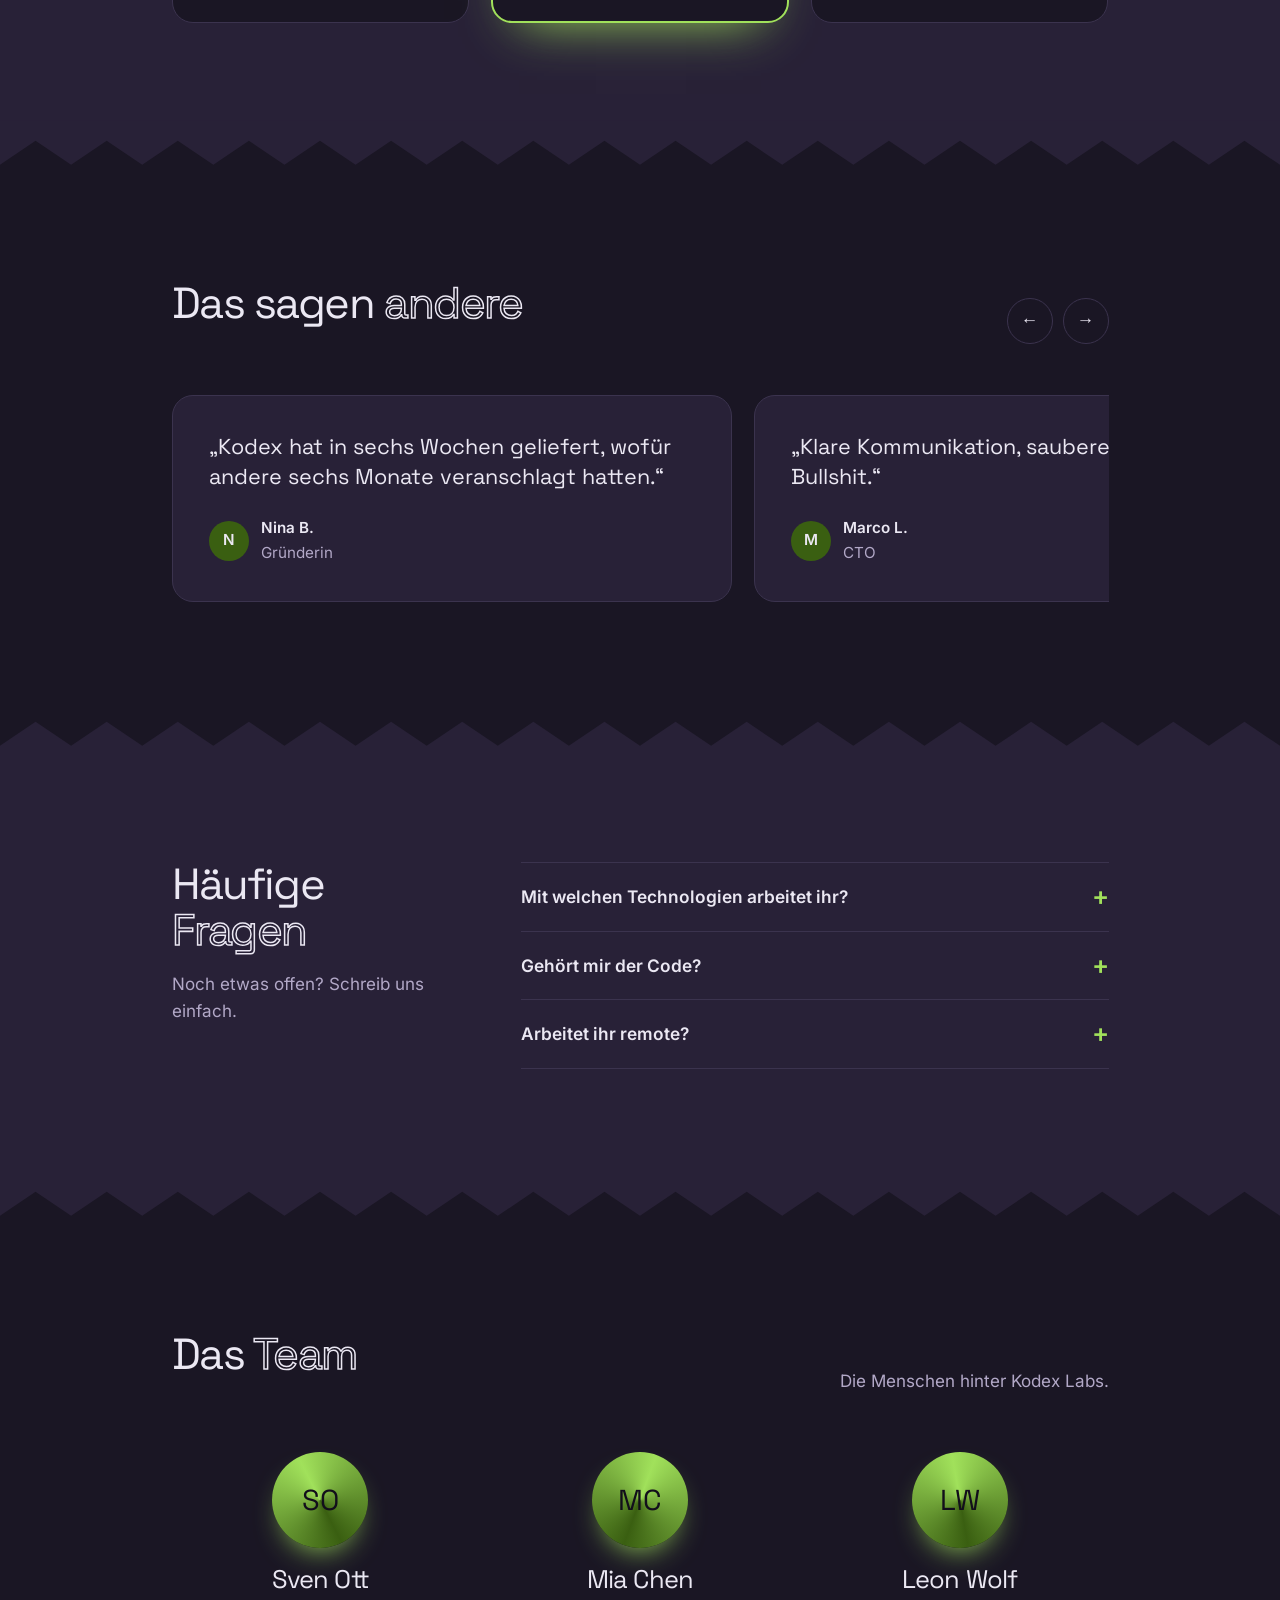
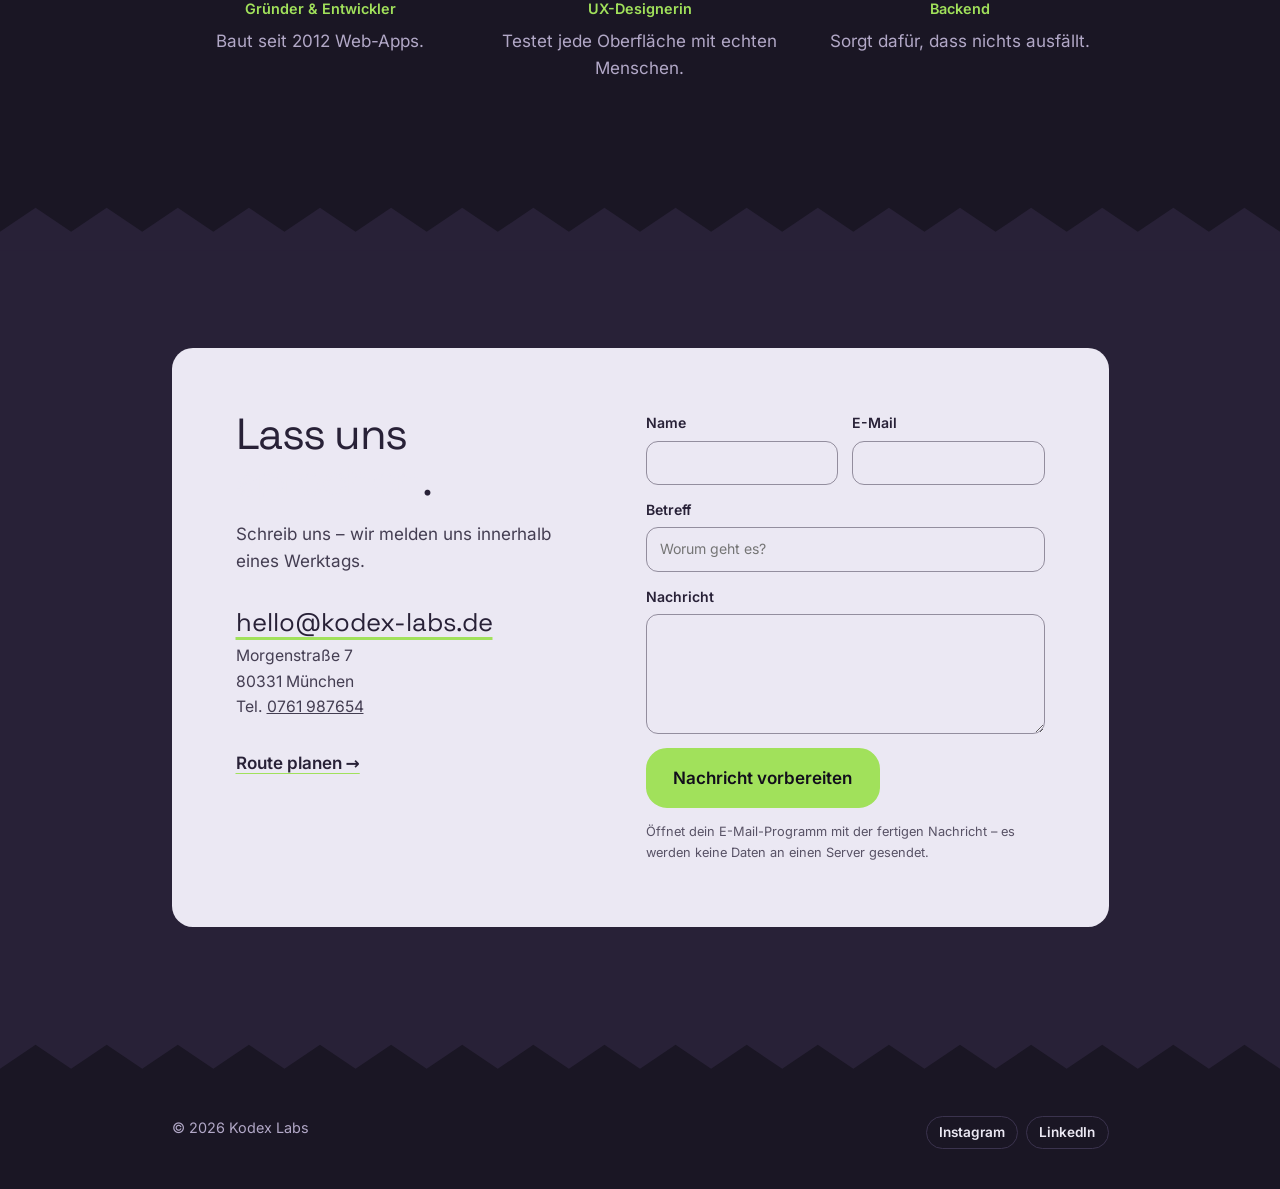
<file: genom/beispiele/kodex-labs.html>
<!doctype html>
<html lang="de">
<head>
<meta charset="utf-8">
<meta name="viewport" content="width=device-width, initial-scale=1">
<title>Kodex Labs</title>
<meta name="description" content="Software, die einfach funktioniert. – Wir entwickeln Web-Apps und digitale Produkte für Unternehmen, die mehr wollen als eine Vorlage.">
<meta name="generator" content="Genom – evolutionärer Website-Builder · Genom b763b6e625f6c885f64c7dea2110d726b395605e">
<meta name="theme-color" content="#1a1624">
<meta property="og:type" content="website"><meta property="og:locale" content="de_DE">
<meta property="og:title" content="Kodex Labs"><meta property="og:description" content="Software, die einfach funktioniert. – Wir entwickeln Web-Apps und digitale Produkte für Unternehmen, die mehr wollen als eine Vorlage.">
<meta name="twitter:card" content="summary">
<link rel="icon" href="data:image/svg+xml,%3Csvg%20xmlns%3D'http%3A%2F%2Fwww.w3.org%2F2000%2Fsvg'%20viewBox%3D'0%200%2064%2064'%3E%3Crect%20width%3D'64'%20height%3D'64'%20rx%3D'32'%20fill%3D'%23a1e15b'%2F%3E%3Ctext%20x%3D'50%25'%20y%3D'54%25'%20text-anchor%3D'middle'%20dominant-baseline%3D'middle'%20font-family%3D'Arial%2Csans-serif'%20font-weight%3D'700'%20font-size%3D'36'%20fill%3D'%23120e1b'%3EK%3C%2Ftext%3E%3C%2Fsvg%3E">
<script type="application/ld+json">{"@context":"https://schema.org","@type":"LocalBusiness","name":"Kodex Labs","description":"Software, die einfach funktioniert. – Wir entwickeln Web-Apps und digitale Produkte für Unternehmen, die mehr wollen als eine Vorlage.","email":"hello@kodex-labs.de","telephone":"0761 987654","address":"Morgenstraße 7, 80331 München","sameAs":["https://www.instagram.com/studio.nordlicht/","https://www.linkedin.com/in/kodex-labs"]}</script>
<style>@font-face{font-family:'Inter';font-style:normal;font-weight:400 600;font-display:swap;src:url([data-uri]) format("woff2");unicode-range:U+0000-00FF, U+0131, U+0152-0153, U+02BB-02BC, U+02C6, U+02DA, U+02DC, U+0304, U+0308, U+0329, U+2000-206F, U+20AC, U+2122, U+2191, U+2193, U+2212, U+2215, U+FEFF, U+FFFD}
@font-face{font-family:'Space Grotesk';font-style:normal;font-weight:400 700;font-display:swap;src:url([data-uri]) format("woff2");unicode-range:U+0000-00FF, U+0131, U+0152-0153, U+02BB-02BC, U+02C6, U+02DA, U+02DC, U+0304, U+0308, U+0329, U+2000-206F, U+20AC, U+2122, U+2191, U+2193, U+2212, U+2215, U+FEFF, U+FFFD}</style>
<style>
*{box-sizing:border-box}html{scroll-behavior:smooth}
:root{--bg:#1a1624;--fg:#ebe8f3;--surface:#282137;--muted:#b2a8c7;--line:#3b334e;--at:#a1e15b;--tint:#3a5f11;--t-base:#1a1624;--t-surface:#282137;--t-ink:#ebe8f3;--t-band:#a1e15b;color-scheme:dark}
html.flip{--bg:#ebe8f3;--fg:#1a1624;--surface:#d1cae2;--muted:#544870;--line:#bdb5cf;--at:#447014;--tint:#ceefa9;--t-base:#ebe8f3;--t-surface:#d1cae2;--t-ink:#1a1624;color-scheme:light}
html.flip .tone-surface{--bg:#d1cae2;--surface:#ebe8f3}
html.flip .tone-ink{--bg:#1a1624;--fg:#ebe8f3;--surface:#282137;--muted:#b2a8c7;--line:#3b334e;--at:#a1e15b;--tint:#3a5f11}
body{transition:background-color .4s,color .4s}
.tone-surface{--bg:#282137;--surface:#1a1624}
.tone-ink{--bg:#ebe8f3;--fg:#1a1624;--surface:#d1cae2;--muted:#544870;--line:#bdb5cf;--at:#447014;--tint:#ceefa9}
.tone-band{--bg:#a1e15b;--fg:#120e1b;--muted:#120e1b;--at:#120e1b}
html.big{font-size:118%}
body{margin:0;background:var(--bg);color:var(--fg);font-family:"Inter",system-ui,sans-serif;font-size:1.0625rem;line-height:1.6;-webkit-font-smoothing:antialiased}
a{color:inherit}
.wrap{max-width:985px;margin:0 auto;padding:0 24px}
h1,h2,h3{font-family:"Space Grotesk",system-ui,sans-serif;font-weight:400;letter-spacing:-0.033em;line-height:1.05;margin:0 0 .4em;text-wrap:balance}
h1{font-size:clamp(2.4rem,6vw,6.92rem)}h2{font-size:clamp(1.8rem,3.4vw,2.89rem)}h3{font-size:1.59rem;line-height:1.2}
p{margin:0 0 1em}.lead{font-size:1.2rem;color:var(--muted);max-width:38em}
.eyebrow{font-size:.78rem;text-transform:uppercase;letter-spacing:.16em;font-weight:600;color:var(--at);margin-bottom:1.2em}
.btn{display:inline-flex;align-items:center;justify-content:center;padding:.85em 1.5em;font-weight:600;text-decoration:none;border-radius:21px;transition:transform .15s,box-shadow .15s;border:2px solid #a1e15b}
.btn:hover{transform:translateY(-2px)}
.btn.filled{background:#a1e15b;color:#120e1b}
.btn.pill{background:#a1e15b;color:#120e1b;border-radius:999px}
.btn.outline{background:transparent;color:var(--at);border-color:var(--at)}
.btn.link{background:none;border:0;border-bottom:3px solid #a1e15b;border-radius:0;padding:.3em 0;color:var(--fg)}
.btn.sm{padding:.55em 1.1em;font-size:.92rem}.btn.link.sm{padding:.2em 0}
.more{text-decoration:none;font-weight:600;color:var(--at)}.more:hover{text-decoration:underline}
.actions{display:flex;flex-wrap:wrap;gap:22px;align-items:center;margin-top:1.8em}
:focus-visible{outline:3px solid #a1e15b;outline-offset:3px}
.progress{position:fixed;top:0;left:0;right:0;height:3px;background:#a1e15b;transform:scaleX(0);transform-origin:0 50%;z-index:50;pointer-events:none}
.nav{padding:22px 0;border-bottom:1px solid var(--line)}
.nav .wrap{display:flex;align-items:center;justify-content:space-between;gap:20px}
.nav nav{display:flex;gap:28px;flex-wrap:wrap}.nav nav a{text-decoration:none;color:var(--muted);font-weight:500}.nav nav a:hover{color:var(--fg)}
.n1 .wrap{flex-direction:column;gap:14px}.n2{border-bottom:0}
.logo{display:inline-flex;align-items:center;gap:10px;text-decoration:none;font-family:"Space Grotesk",sans-serif;font-weight:400;font-size:1.2rem;letter-spacing:-0.033em}
.mark{width:34px;height:34px;display:grid;place-items:center;background:#a1e15b;color:#120e1b;border-radius:17px;font-size:1rem}
.art{border-radius:21px;overflow:hidden;line-height:0}.art svg{width:100%;height:auto;display:block}

/* Hero */
.hero{padding:127px 0;position:relative}
.hero h1,.hero .lead,.hero .actions,.hero .eyebrow,.hero .art,.hero .t,.hero .disc,.hero .mag-meta{animation:rise .9s cubic-bezier(.2,.7,.2,1) both}
.hero h1{animation-delay:.08s}.hero .lead{animation-delay:.18s}.hero .actions{animation-delay:.28s}.hero .art,.hero .disc{animation-delay:.2s}
@keyframes rise{from{opacity:0;transform:translateY(22px)}}
.h0{text-align:center}.h0 .lead{margin:0 auto}.h0 .actions{justify-content:center}.h0 h1{max-width:14em;margin-left:auto;margin-right:auto}
.h1 .wrap{display:grid;grid-template-columns:1.1fr 1fr;gap:56px;align-items:center}
.h1 .art svg{aspect-ratio:5/4}
.h1 .arch{border-radius:999px 999px 21px 21px}.h1 .arch svg{aspect-ratio:4/5}
.h1 .offset{box-shadow:18px 18px 0 #a1e15b;overflow:hidden}
.h2 h1{font-size:clamp(3rem,9vw,10.01rem);max-width:none}
.h2 .row,.h7 .row{display:grid;grid-template-columns:1.3fr 1fr;gap:40px;border-top:2px solid var(--fg);padding-top:28px;margin-top:20px;align-items:start}
.h2 .actions,.h7 .actions{margin-top:0;justify-content:flex-end}
.h3{background:#a1e15b}
.h3 .card{background:var(--bg);border-radius:21px;padding:clamp(28px,5vw,64px);max-width:760px}
.h4 .mag-meta{display:flex;justify-content:space-between;gap:16px;flex-wrap:wrap;border-top:4px solid var(--fg);border-bottom:1px solid var(--line);padding:10px 0;font-size:.75rem;text-transform:uppercase;letter-spacing:.16em;font-weight:700;margin-bottom:clamp(28px,5vw,56px)}
.h4 .mag-grid{display:grid;grid-template-columns:auto 1.35fr 1fr;gap:clamp(20px,4vw,56px);align-items:start}
.h4 .mag-side{writing-mode:vertical-rl;transform:rotate(180deg);text-transform:uppercase;letter-spacing:.24em;font-size:.75rem;color:var(--at);font-weight:700;margin:0}
.h4 .mag-art{margin:clamp(0px,7vw,110px) 0 0}.h4 .mag-art svg{aspect-ratio:3/4}
.h4 figcaption{margin-top:10px;font-size:.8rem;color:var(--muted);font-style:italic}
.h5 .bento{display:grid;grid-template-columns:repeat(4,1fr);grid-auto-rows:minmax(150px,auto);gap:14px}
.h5 .t{border-radius:21px;padding:clamp(20px,3vw,36px);overflow:hidden;display:flex;flex-direction:column;justify-content:space-between;gap:10px}
.h5 .ta{grid-column:span 2;grid-row:span 2;background:var(--surface);justify-content:center}
.h5 .ta h1{font-size:clamp(2.2rem,4.6vw,5.25rem)}
.h5 .tb{grid-column:span 2;padding:0}.h5 .tb svg{width:100%;height:100%;min-height:200px;display:block}
.h5 .tc{background:#a1e15b;color:#120e1b;animation-delay:.25s}
.h5 .tc b{font-family:"Space Grotesk",sans-serif;font-size:clamp(2.6rem,4.5vw,3.8rem);line-height:1;font-weight:400}
.h5 .td{background:var(--fg);color:var(--bg);animation-delay:.35s}.h5 .td p{font-family:"Space Grotesk",serif;font-size:1.15rem;line-height:1.35;margin:0}.h5 .td small{opacity:.8}
.h6{background:#a1e15b;--fg:#120e1b;--muted:#120e1b;--at:#120e1b;color:var(--fg);overflow:hidden}
.h6 .wrap{display:grid;grid-template-columns:1.3fr 1fr;gap:48px;align-items:center;position:relative;z-index:1}
.h6 .btn{background:#120e1b;color:#a1e15b;border:2px solid #120e1b;padding:.85em 1.5em;border-radius:21px}
.h6 .ghost{position:absolute;left:-.04em;right:0;bottom:-.16em;font-family:"Space Grotesk",sans-serif;font-weight:400;font-size:clamp(5rem,19vw,17rem);line-height:1;white-space:nowrap;color:transparent;-webkit-text-stroke:2px #120e1b;opacity:.28;pointer-events:none;letter-spacing:-.03em}
.h6 .disc{border-radius:50%;overflow:hidden;aspect-ratio:1;max-width:420px;justify-self:end;width:100%;box-shadow:0 0 0 10px #120e1b22}.h6 .disc svg{width:100%;height:100%;display:block}
.h7{padding-bottom:88px}.h7 h1{font-size:clamp(2.8rem,7.5vw,9.13rem)}
.marquee{background:#a1e15b;color:#120e1b;overflow:hidden;padding:18px 0;border-block:2px solid var(--fg)}
.marquee .track{display:flex;width:max-content;gap:28px;align-items:center;animation:mq 38s linear infinite}
.marquee span{font-family:"Space Grotesk",sans-serif;font-weight:400;font-size:clamp(1.4rem,3vw,2.2rem);white-space:nowrap;letter-spacing:-0.033em}.marquee i{font-style:normal;opacity:.7}
.marquee:hover .track{animation-play-state:paused}
@keyframes mq{to{transform:translateX(-50%)}}
.h8 .stack{font-size:clamp(2.8rem,10vw,11.49rem);line-height:.98;margin-bottom:.45em}
.h8 .stack span{display:block}.h8 .s1{font-style:italic;color:var(--at);padding-left:12%}.h8 .s2{color:transparent;-webkit-text-stroke:.03em var(--fg)}.h8 .s3{text-align:right}
.h8 .row{display:grid;grid-template-columns:1.2fr auto 150px;gap:32px;align-items:center;border-top:1px solid var(--line);padding-top:28px}.h8 .actions{margin-top:0}
.h8 .mini-art{width:150px;height:150px;border-radius:50%;overflow:hidden;animation:spin 40s linear infinite}.h8 .mini-art svg{width:100%;height:100%;display:block}
@keyframes spin{to{transform:rotate(360deg)}}
.h9{overflow:hidden;isolation:isolate}
.h9 .aurora{position:absolute;inset:-35%;z-index:-2;background:conic-gradient(from 0deg,#a1e15b,var(--tint),var(--bg),#a1e15b,var(--tint),#a1e15b);filter:blur(90px);opacity:.5;animation:spin 26s linear infinite}
.h9 .floor{position:absolute;left:-50%;right:-50%;bottom:-6%;height:52%;z-index:-1;background-image:linear-gradient(color-mix(in srgb,var(--fg) 24%,transparent) 1px,transparent 1px),linear-gradient(90deg,color-mix(in srgb,var(--fg) 24%,transparent) 1px,transparent 1px);background-size:64px 64px;transform:perspective(520px) rotateX(64deg);transform-origin:50% 100%;-webkit-mask-image:linear-gradient(to top,#000 5%,transparent 80%);mask-image:linear-gradient(to top,#000 5%,transparent 80%);animation:floor 3.5s linear infinite}
@keyframes floor{to{background-position:0 64px}}
.h9 .wrap{display:grid;grid-template-columns:1.25fr 1fr;gap:48px;align-items:center}
.h9 .hud{grid-column:1/-1;display:flex;justify-content:space-between;gap:12px;flex-wrap:wrap;font-family:ui-monospace,SFMono-Regular,Menlo,monospace;font-size:.72rem;letter-spacing:.2em;text-transform:uppercase;color:var(--muted);border-bottom:1px dashed color-mix(in srgb,var(--fg) 30%,transparent);padding-bottom:12px}
.h9 .hud span:first-child::before{content:"";display:inline-block;width:7px;height:7px;border-radius:50%;background:#a1e15b;margin-right:9px;box-shadow:0 0 10px #a1e15b;animation:blink 1.6s steps(2) infinite}
@keyframes blink{50%{opacity:.2}}
.h9 .glass{background:color-mix(in srgb,var(--bg) 84%,transparent);-webkit-backdrop-filter:blur(18px);backdrop-filter:blur(18px);border:1px solid color-mix(in srgb,var(--fg) 16%,transparent);border-radius:21px;padding:clamp(26px,4vw,52px);box-shadow:0 30px 90px -30px #a1e15b99,inset 0 1px 0 color-mix(in srgb,var(--fg) 12%,transparent)}
.h9 .orbit{position:relative;aspect-ratio:1;max-width:400px;width:100%;justify-self:center}
.h9 .orbit .core{position:absolute;inset:16%;border-radius:50%;overflow:hidden;box-shadow:0 0 70px -10px #a1e15b}.h9 .orbit .core svg{width:100%;height:100%;display:block}
.h9 .orbit .ring{position:absolute;inset:4%;border-radius:50%;border:1.5px dashed color-mix(in srgb,var(--fg) 40%,transparent);animation:spin 34s linear infinite}
.h9 .orbit .r2{inset:-3%;border:2px solid transparent;border-top-color:#a1e15b;border-right-color:#a1e15b;animation-duration:9s;animation-direction:reverse}
.h10{text-align:center;overflow:hidden;--mx:50%;--my:40%;background:radial-gradient(520px circle at var(--mx) var(--my),color-mix(in srgb,#a1e15b 22%,transparent),transparent 70%)}
.h10 h1{font-size:clamp(3rem,10vw,10.97rem);line-height:1;margin:0 auto .35em;max-width:none}
.h10 .w{display:inline-block;white-space:nowrap}
.h10 .k{display:inline-block;transition:transform .35s cubic-bezier(.2,.7,.2,1),color .35s;animation:kwave 1.1s cubic-bezier(.2,.7,.2,1) backwards}
.h10 .w:nth-child(2n) .k{animation-delay:.08s}.h10 .k:nth-child(3n){animation-delay:.14s}.h10 .k:nth-child(3n+1){animation-delay:.04s}
@keyframes kwave{from{opacity:0;transform:translateY(.6em) rotate(8deg)}}
.h10 .lead{margin:0 auto}.h10 .actions{justify-content:center}
.h11 .wrap{display:grid;grid-template-columns:1fr 1.1fr;gap:40px;align-items:center}
.h11 .board{position:relative;height:460px}
.pola{position:absolute;margin:0;width:52%;background:#fff;padding:10px 10px 14px;box-shadow:0 18px 40px -18px rgba(0,0,0,.45);transition:transform .4s cubic-bezier(.2,.7,.2,1),z-index 0s;animation:rise .9s backwards}
.pola .art{border-radius:2px}.pola .art svg{aspect-ratio:400/340}
.pola figcaption{font-family:"Space Grotesk",serif;font-style:italic;font-size:1.05rem;color:#222;margin-top:8px;text-align:center}
.pola::before{content:"";position:absolute;top:-12px;left:50%;width:84px;height:24px;margin-left:-42px;background:color-mix(in srgb,#3a5f11 75%,transparent);transform:rotate(-4deg);box-shadow:0 1px 2px rgba(0,0,0,.1)}
.pola.p0{left:0;top:30px;transform:rotate(-7deg);animation-delay:.1s}.pola.p1{right:2%;top:0;transform:rotate(5deg);animation-delay:.22s}.pola.p2{left:24%;bottom:0;transform:rotate(-2deg);animation-delay:.34s}
.pola:hover{transform:rotate(0) scale(1.05);z-index:5}
.sticker{position:absolute;right:4%;bottom:14%;z-index:6;width:118px;height:118px;border-radius:50%;background:#a1e15b;color:#120e1b;display:grid;place-content:center;text-align:center;font-size:.78rem;font-weight:600;line-height:1.2;transform:rotate(12deg);box-shadow:0 10px 30px -10px #a1e15b;animation:wob 6s ease-in-out infinite}
.sticker b{display:block;font-family:"Space Grotesk",sans-serif;font-size:1.7rem;font-weight:400}
@keyframes wob{50%{transform:rotate(4deg) scale(1.04)}}
.h12 .term{max-width:860px;margin:0 auto;background:var(--fg);color:var(--bg);border-radius:18px;overflow:hidden;box-shadow:0 40px 80px -40px rgba(0,0,0,.6)}
.term-bar{display:flex;align-items:center;gap:7px;padding:12px 16px;border-bottom:1px solid color-mix(in srgb,var(--bg) 18%,transparent);font-family:ui-monospace,SFMono-Regular,Menlo,monospace;font-size:.75rem;opacity:.85}
.term-bar i{width:11px;height:11px;border-radius:50%;background:color-mix(in srgb,var(--bg) 35%,transparent)}.term-bar i:first-child{background:#a1e15b}
.term-bar span{margin-left:auto}
.term-body{padding:clamp(22px,4vw,44px);font-family:ui-monospace,SFMono-Regular,Menlo,monospace}
.term-body .cmd,.term-body .out{margin:0 0 .4em;font-size:.95rem;opacity:.85}.term-body .pr{opacity:.7}
.term-body .ok{color:#a1e15b}
.term-body h1{font-family:"Space Grotesk",sans-serif;color:inherit;margin:.3em 0 .6em;min-height:1.1em}
.term-body h1::after{content:"";display:inline-block;width:.5em;height:.9em;background:#a1e15b;margin-left:.08em;vertical-align:-.08em;animation:blink 1s steps(2) infinite}
.term-body .lead{color:inherit;opacity:.8;margin-top:1.2em}.term-body .more{color:inherit}
.term-body .btn.outline{color:var(--bg);border-color:var(--bg)}.term-body .btn.link{color:var(--bg)}
.h9 .sat{position:absolute;top:-8px;left:calc(50% - 7px);width:14px;height:14px;border-radius:50%;background:#a1e15b;box-shadow:0 0 18px #a1e15b}

/* Bereiche */
section{padding:98px 0;background:var(--bg);color:var(--fg)}
.tone-base+.tone-base,.tone-surface+.tone-surface{border-top:1px solid var(--line)}
.sep{line-height:0;display:block;margin:-1px 0}.sep svg{display:block;width:100%;height:clamp(28px,5vw,72px)}
.sec-head{display:flex;justify-content:space-between;align-items:end;gap:20px;margin-bottom:49px}
.sec-head p{color:var(--muted);max-width:24em;margin:0}
.fgrid{display:grid;grid-template-columns:repeat(auto-fit,minmax(240px,1fr));gap:22px}
.fcard{background:var(--surface);border-radius:21px;padding:30px;border:1px solid var(--line)}
.fcard p,.frow p,.fzig p,.tp p{color:var(--muted);margin:0}
.ico{display:inline-grid;place-items:center;width:44px;height:44px;border-radius:21px;background:var(--tint);color:var(--fg);font-weight:700;font-size:.9rem;margin-bottom:22px}
.frow{display:grid;grid-template-columns:110px 1fr 1.4fr;gap:24px;align-items:baseline;padding:28px 0;border-top:1px solid var(--line)}
.frow:last-child{border-bottom:1px solid var(--line)}
.big{font-family:"Space Grotesk",sans-serif;font-size:2.6rem;font-weight:400;color:var(--at);line-height:1}
.fzig{display:grid;grid-template-columns:1fr 1fr;gap:56px;align-items:center;margin-bottom:69px}
.fzig:last-child{margin-bottom:0}.fzig.rev .art{order:2}.fzig .art svg{aspect-ratio:4/3}
.fbento{display:grid;grid-template-columns:repeat(3,1fr);gap:16px}
.fb{border-radius:21px;padding:28px;background:var(--surface);display:flex;flex-direction:column;justify-content:flex-end;gap:6px;min-height:190px}
.fb p{margin:0;color:var(--muted)}.fb.alt{background:var(--tint)}.fb.alt p{color:var(--fg)}
.fb.inv{background:var(--fg);color:var(--bg)}.fb.inv p{color:inherit;opacity:.85}
.fb.big{grid-column:span 2;grid-row:span 2;padding:0;justify-content:stretch;display:grid;grid-template-rows:1fr auto}
.fb.big .art{border-radius:0}.fb.big .art svg{height:100%;object-fit:cover;aspect-ratio:auto;min-height:220px}.fb.big .fbt{padding:28px}
.ftabs{display:grid;grid-template-columns:1fr 1.4fr;gap:48px;align-items:start}
.tl{display:grid;gap:4px}
.tl button{all:unset;box-sizing:border-box;cursor:pointer;display:flex;gap:16px;align-items:baseline;padding:16px 20px;border-radius:16px;font-family:"Space Grotesk",sans-serif;font-size:1.35rem;font-weight:400;color:var(--muted);transition:background .2s,color .2s}
.tl button span{font-family:"Inter",sans-serif;font-size:.8rem;color:var(--at)}
.tl button[aria-selected=true]{background:var(--surface);color:var(--fg)}
.tl button:focus-visible{outline:3px solid #a1e15b}
html.js .tp:not(.on){display:none}.tp .art svg{aspect-ratio:16/10}.tp h3{margin-top:22px}
html.js .tp.on{animation:rise .5s ease both}
html:not(.js) .tl{display:none}html:not(.js) .ftabs{grid-template-columns:1fr}html:not(.js) .tp{margin-bottom:40px}
.about blockquote{margin:0;font-family:"Space Grotesk",serif;font-weight:400;font-size:clamp(1.5rem,3vw,2.40rem);line-height:1.3;letter-spacing:-0.033em;max-width:28em}
.about blockquote::before{content:"";display:block;width:64px;height:6px;background:#a1e15b;border-radius:3px;margin-bottom:28px}
.cta .box{background:var(--fg);color:var(--bg);border-radius:21px;padding:clamp(28px,5vw,64px);display:grid;grid-template-columns:1fr 1.1fr;gap:48px;align-items:start}
.cta .box p{opacity:.85;max-width:30em;margin:0 0 1.6em}
.cta .mail{display:inline-block;font-family:"Space Grotesk",sans-serif;font-size:clamp(1.15rem,2.2vw,1.6rem);font-weight:400;color:var(--bg);text-decoration-thickness:3px;text-underline-offset:6px;text-decoration-color:#a1e15b;overflow-wrap:anywhere}
.cf{display:grid;gap:14px}.cf .two{display:grid;grid-template-columns:1fr 1fr;gap:14px}
.cf label{display:grid;gap:6px;font-size:.88rem;font-weight:600}
.cf input,.cf textarea{font:inherit;font-weight:400;color:var(--bg);background:transparent;border:1.5px solid color-mix(in srgb,var(--bg) 45%,transparent);border-radius:12px;padding:.7em .9em;width:100%}
.cf input:focus,.cf textarea:focus{border-color:#a1e15b;outline:none}
.cf textarea{min-height:120px;resize:vertical}
.cf button{justify-self:start;cursor:pointer;font:inherit;font-weight:600}
.cf small{opacity:.75;font-size:.8rem}
.stats .grid{display:grid;grid-template-columns:repeat(auto-fit,minmax(170px,1fr));gap:28px;text-align:center}
.stat b{display:block;font-family:"Space Grotesk",sans-serif;font-size:clamp(2.4rem,5vw,3.8rem);font-weight:400;line-height:1.05;letter-spacing:-0.033em;font-variant-numeric:tabular-nums;color:var(--at)}
.stat span{color:var(--muted)}
.gal{display:grid;grid-template-columns:repeat(auto-fill,minmax(230px,1fr));gap:14px}
.tile{padding:0;border:0;border-radius:21px;overflow:hidden;cursor:zoom-in;aspect-ratio:4/3;background:var(--surface);display:block;width:100%}
.tile img,.tile svg{width:100%;height:100%;object-fit:cover;display:block;transition:transform .5s}
.tile:hover img,.tile:hover svg{transform:scale(1.05)}
dialog.lb{border:0;padding:0;background:transparent;max-width:94vw;max-height:94vh;overflow:visible}
dialog.lb::backdrop{background:rgba(0,0,0,.88)}
.lb-stage img,.lb-stage svg{display:block;max-width:90vw;max-height:78vh;width:auto;height:auto;border-radius:14px}
.lb-stage svg{width:min(90vw,1000px)}
.lb-bar{display:flex;align-items:center;justify-content:space-between;gap:12px;margin-top:12px;color:#fff}
.lb-bar button{background:rgba(255,255,255,.16);color:#fff;border:0;border-radius:999px;width:44px;height:44px;font-size:1.15rem;cursor:pointer}
.lb-bar button:hover{background:rgba(255,255,255,.28)}
.plans{display:grid;grid-template-columns:repeat(auto-fit,minmax(250px,1fr));gap:22px;align-items:stretch}
.plan{background:var(--surface);border:1px solid var(--line);border-radius:21px;padding:34px 30px;display:flex;flex-direction:column;gap:16px;position:relative}
.plan.hl-plan{border:2px solid #a1e15b;box-shadow:0 24px 50px -28px #a1e15b}
.plan .badge{position:absolute;top:-13px;left:26px;background:#a1e15b;color:#120e1b;font-size:.75rem;font-weight:700;padding:4px 11px;border-radius:999px}
.plan h3{margin:0}.plan .price{font-family:"Space Grotesk",sans-serif;font-size:2.3rem;font-weight:400;line-height:1}
.plan ul{list-style:none;padding:0;margin:0;display:grid;gap:9px;color:var(--muted);flex:1}
.plan li::before{content:"✓";color:var(--fg);font-weight:700;margin-right:10px}
.plan .btn{align-self:flex-start}
.qnav{display:flex;gap:10px}.qnav button{width:46px;height:46px;border-radius:50%;border:1.5px solid var(--line);background:var(--bg);color:var(--fg);font-size:1.1rem;cursor:pointer}
.qnav button:hover{border-color:var(--fg)}
.quotes{display:grid;grid-auto-flow:column;grid-auto-columns:min(100%,560px);gap:22px;overflow-x:auto;scroll-snap-type:x mandatory;scrollbar-width:none;padding:2px}
.quotes::-webkit-scrollbar{display:none}
.quote{scroll-snap-align:start;background:var(--surface);border:1px solid var(--line);border-radius:21px;padding:36px;margin:0;display:flex;flex-direction:column;justify-content:space-between;gap:24px}
.quote blockquote{margin:0;font-family:"Space Grotesk",serif;font-size:1.35rem;line-height:1.4;font-weight:400}
.quote figcaption{display:flex;align-items:center;gap:12px;color:var(--muted);font-size:.95rem}
.quote figcaption i{width:40px;height:40px;border-radius:50%;background:var(--tint);color:var(--fg);display:grid;place-items:center;font-style:normal;font-weight:700}
.quote figcaption b{color:var(--fg);display:block}
.split{display:grid;grid-template-columns:1fr 2fr;gap:56px}
.faq details{border-top:1px solid var(--line)}.faq details:last-child{border-bottom:1px solid var(--line)}
.faq summary{cursor:pointer;list-style:none;display:flex;justify-content:space-between;gap:20px;padding:20px 0;font-weight:600;font-size:1.08rem}
.faq summary::-webkit-details-marker{display:none}
.faq summary::after{content:"+";font-size:1.6rem;line-height:1;color:var(--at);transition:transform .25s;flex:none}
.faq details[open] summary::after{transform:rotate(45deg)}
.faq details p{color:var(--muted);margin:0 0 22px;max-width:46em}
.hours .split{grid-template-columns:1fr 1fr;align-items:center}
.nav-r{display:flex;align-items:center;gap:18px;flex-wrap:wrap}
.mark-img{height:36px;width:auto;max-width:130px;object-fit:contain;border-radius:8px}
.big-t{width:38px;height:38px;border-radius:50%;border:1.5px solid var(--line);background:transparent;color:var(--fg);cursor:pointer;font:700 .8rem/1 system-ui,sans-serif;flex:none}
.big-t:hover{border-color:var(--fg)}.big-t[aria-pressed=true]{background:var(--fg);color:var(--bg)}
.notice{display:flex;align-items:center;justify-content:center;gap:12px;background:#a1e15b;color:#120e1b;padding:10px 48px;position:relative;font-weight:600;font-size:.95rem;text-align:center}
.notice a{color:inherit;text-decoration-thickness:2px;text-underline-offset:3px}
.notice button{position:absolute;right:12px;top:50%;transform:translateY(-50%);background:transparent;border:0;color:inherit;font-size:1rem;cursor:pointer;width:32px;height:32px}
.totop{position:fixed;right:20px;bottom:20px;z-index:39;width:46px;height:46px;border-radius:50%;border:1.5px solid var(--line);background:var(--bg);color:var(--fg);font-size:1.2rem;cursor:pointer;opacity:0;transform:translateY(12px);pointer-events:none;transition:opacity .3s,transform .3s;box-shadow:0 10px 30px -10px rgba(0,0,0,.4)}
.totop.up{bottom:90px}.totop.show{opacity:1;transform:none;pointer-events:auto}
.people{display:grid;grid-template-columns:repeat(auto-fit,minmax(210px,1fr));gap:22px}
.person{text-align:center;padding:8px}
.avatar{width:96px;height:96px;border-radius:50%;display:grid;place-items:center;margin:0 auto 16px;font-family:"Space Grotesk",sans-serif;font-weight:400;font-size:1.8rem;color:#120e1b;background:conic-gradient(from var(--rot),#a1e15b,var(--tint),#a1e15b);box-shadow:0 14px 30px -14px #a1e15b}
.person h3{margin:0 0 2px}.person .role{color:var(--at);font-weight:600;font-size:.9rem;margin:0 0 8px}.person p{color:var(--muted);margin:0}
.steps{list-style:none;margin:0;padding:0;display:grid;grid-template-columns:repeat(var(--n),1fr);gap:28px;position:relative}
.steps::before,.steps::after{content:"";position:absolute;top:21px;left:calc(50% / var(--n));right:calc(50% / var(--n));height:3px;border-radius:2px;background:var(--line)}
.steps::after{right:auto;width:calc((100% - 100% / var(--n)) * var(--p, 0));background:#a1e15b;transition:width .25s linear}
.steps li{position:relative;text-align:center}
.steps .num{position:relative;z-index:1;width:44px;height:44px;border-radius:50%;display:grid;place-items:center;margin:0 auto 18px;font-weight:700;background:var(--bg);border:3px solid var(--line);color:var(--muted);transition:background .4s,border-color .4s,color .4s,transform .4s}
.steps li.done .num{background:#a1e15b;border-color:#a1e15b;color:#120e1b;transform:scale(1.08)}
.steps p{color:var(--muted);margin:0}
.theme-t{width:38px;height:38px;border-radius:50%;border:1.5px solid var(--line);background:transparent;color:var(--fg);cursor:pointer;display:grid;place-items:center;flex:none;transition:transform .4s}
.theme-t:hover{border-color:var(--fg)}.theme-t[aria-pressed=true]{transform:rotate(180deg)}
.addr{margin-top:28px;font-size:.98rem;opacity:.9}.addr a{color:inherit}
.route{display:inline-block;margin-top:6px;font-weight:600;color:var(--bg);text-decoration:underline;text-decoration-color:#a1e15b;text-underline-offset:4px}
.socials{display:flex;gap:8px;flex-wrap:wrap}
.socials a{text-decoration:none;font-size:.85rem;font-weight:600;padding:.35em .9em;border:1.5px solid var(--line);border-radius:999px;color:var(--fg)}
.socials a:hover{border-color:var(--fg)}
.wa{position:fixed;right:20px;bottom:20px;z-index:40;width:58px;height:58px;border-radius:50%;background:#128C7E;color:#fff;display:grid;place-items:center;box-shadow:0 12px 30px -8px rgba(0,0,0,.45);transition:transform .2s}
.wa:hover{transform:scale(1.08)}
.hours table{width:100%;border-collapse:collapse}.hours td{padding:14px 0;border-bottom:1px solid var(--line)}
.hours td:last-child{text-align:right;color:var(--muted)}.hours tr.today td{font-weight:700;color:var(--fg)}
.live{display:none;align-items:center;gap:10px;font-weight:600;padding:10px 18px;border-radius:999px;background:var(--surface);border:1px solid var(--line);margin-bottom:22px}
html.js .live{display:inline-flex}
.live i{width:10px;height:10px;border-radius:50%;background:var(--muted)}
.live.open i{background:#16a34a;box-shadow:0 0 0 4px rgba(22,163,74,.25)}.live.closed i{background:#dc2626}
.legal{font-size:.92rem;color:var(--muted);border-top:1px solid var(--line)}
.legal h2{font-size:1.5rem;color:var(--fg)}.legal h3{font-size:1.02rem;color:var(--fg);margin:1.6em 0 .4em;font-family:"Inter",system-ui,sans-serif;font-weight:600;letter-spacing:0}
.legal .cols{display:grid;grid-template-columns:1fr 2fr;gap:56px}.legal p{max-width:46em}.legal a{color:var(--at)}
.legal .missing{background:var(--tint);color:var(--fg);padding:0 .3em;border-radius:3px}
footer{padding:28px 0 40px;color:var(--muted);font-size:.9rem;border-top:1px solid var(--line)}
footer .wrap{display:flex;justify-content:space-between;flex-wrap:wrap;gap:12px}

/* Scroll-Animationen */
html.js .rv{opacity:0;transition:opacity .8s ease,transform .9s cubic-bezier(.2,.7,.2,1),clip-path 1s cubic-bezier(.7,0,.2,1)}
html.js .rv.in{opacity:1;transform:none;clip-path:inset(0)}

.hl{color:transparent;-webkit-text-stroke:.035em var(--fg)}

@media (max-width:860px){
  .nav nav{gap:16px;font-size:.95rem}.n0 .wrap{flex-direction:column;align-items:flex-start;gap:12px}
  .h1 .wrap,.h2 .row,.h7 .row,.h6 .wrap,.h9 .wrap,.h11 .wrap,.fzig,.frow,.ftabs{grid-template-columns:1fr;gap:20px}.h11 .board{height:340px}.sticker{width:96px;height:96px}
  .steps{grid-template-columns:1fr!important;gap:26px!important;padding-left:58px}.steps::before,.steps::after{left:21px!important;right:auto!important;top:0!important;bottom:0;width:3px!important;height:auto!important}.steps::after{height:calc(var(--p,0)*100%)!important}.steps li{text-align:left!important}.steps .num{position:absolute;left:-58px;margin:0!important}.h9 .orbit{max-width:240px}.fzig.rev .art{order:0}
  .h2 .actions,.h7 .actions{justify-content:flex-start}
  .h4 .mag-grid{grid-template-columns:1fr}.h4 .mag-side{writing-mode:horizontal-tb;transform:none}.h4 .mag-art{margin-top:0}
  .h5 .bento{grid-template-columns:1fr 1fr}.h5 .ta,.h5 .tb{grid-column:1/-1;grid-row:auto}
  .h6 .disc{justify-self:start;max-width:260px}
  .h8 .row{grid-template-columns:1fr;gap:20px}.h8 .mini-art{width:110px;height:110px}.h8 .s1{padding-left:6%}
  .fbento{grid-template-columns:1fr}.fb.big{grid-column:auto;grid-row:auto}
  .sec-head{flex-direction:column;align-items:start}.frow{gap:6px}.legal .cols{grid-template-columns:1fr;gap:8px}
  .cta .box,.split,.hours .split,.cf .two{grid-template-columns:1fr;gap:24px}.quote{padding:26px}
}
@media (max-width:480px){.h5 .bento{grid-template-columns:1fr}.nav-r{gap:8px}.nav nav{gap:12px;font-size:.88rem}.theme-t,.big-t{width:34px;height:34px}}
@media print{
  .theme-t,.big-t,.wa,.totop,.progress,.notice,.marquee,.qnav,.sep,.cf button,.cf small,.lb{display:none!important}
  *{animation:none!important;transition:none!important}html.js .rv{opacity:1!important;transform:none!important;clip-path:none!important}
  body{background:#fff!important;color:#000!important}section{padding:28px 0!important;break-inside:avoid}
  .wrap a[href^="http"]::after{content:" (" attr(href) ")";font-size:.8em}
}
@media (prefers-reduced-motion:reduce){
  html{scroll-behavior:auto}*{animation:none!important}.btn,.tile img,.tile svg{transition:none}
  html.js .rv{opacity:1;transform:none;clip-path:none;transition:none}
}
.hero:not(.h3):not(.h6):not(.h10){background-image:radial-gradient(var(--line) 1.6px,transparent 1.6px);background-size:22px 22px}</style>
</head>
<body>
<div class="progress" aria-hidden="true"></div>

<header class="nav n0"><div class="wrap"><a class="logo" href="#"><span class="mark">K</span>Kodex Labs</a><div class="nav-r"><nav><a href="#leistungen">Leistungen</a><a href="#ablauf">Ablauf</a><a href="#preise">Preise</a><a href="#kontakt">Kontakt</a></nav><button class="big-t" type="button" aria-pressed="false" aria-label="Schrift vergrößern" title="Schrift vergrößern">A+</button><button class="theme-t" type="button" aria-pressed="false" aria-label="Hell- oder Dunkelmodus umschalten" title="Hell / Dunkel"><svg width="18" height="18" viewBox="0 0 24 24" aria-hidden="true"><circle cx="12" cy="12" r="9" fill="none" stroke="currentColor" stroke-width="2"/><path d="M12 3a9 9 0 0 1 0 18z" fill="currentColor"/></svg></button></div></div></header>
<main>
<section class="hero h12"><div class="wrap"><div class="term" role="group" aria-label="Willkommen">
<div class="term-bar" aria-hidden="true"><i></i><i></i><i></i><span>kodex-labs — zsh</span></div>
<div class="term-body"><p class="cmd" aria-hidden="true"><span class="pr">~ $</span> start --willkommen</p>
<h1 class="typed" data-text="Software, die einfach funktioniert.">Software, die einfach funktioniert.</h1>
<p class="out"><span class="ok">✓</span> Web-Apps</p><p class="out"><span class="ok">✓</span> UX-Design</p><p class="out"><span class="ok">✓</span> Betreuung</p>
<p class="lead">Wir entwickeln Web-Apps und digitale Produkte für Unternehmen, die mehr wollen als eine Vorlage.</p><div class="actions"><a class="btn outline" href="#kontakt">Kontakt aufnehmen</a><a class="more" href="#leistungen">Mehr erfahren →</a></div></div></div></div></section>

<section class="tone-base features rv" id="leistungen"><div class="wrap">
<div class="sec-head"><h2><span class="hl">Leistungen</span></h2><p>Was wir für dich tun – klar, ehrlich und mit Sorgfalt.</p></div>
<div class="flist"><article class="frow"><span class="big">01</span><h3>Web-Apps</h3><p>Individuelle Anwendungen von der Idee bis zum Launch.</p></article><article class="frow"><span class="big">02</span><h3>UX-Design</h3><p>Oberflächen, die Menschen gerne benutzen.</p></article><article class="frow"><span class="big">03</span><h3>Betreuung</h3><p>Wartung, Hosting und Weiterentwicklung aus einer Hand.</p></article></div></div></section>
<div class="sep" aria-hidden="true" style="background:var(--t-base)"><svg viewBox="0 0 1440 80" preserveAspectRatio="none" style="transform:scaleX(-1)"><path d="M0 80 L0 56 L0 56 L40 26 L80 56 L120 26 L160 56 L200 26 L240 56 L280 26 L320 56 L360 26 L400 56 L440 26 L480 56 L520 26 L560 56 L600 26 L640 56 L680 26 L720 56 L760 26 L800 56 L840 26 L880 56 L920 26 L960 56 L1000 26 L1040 56 L1080 26 L1120 56 L1160 26 L1200 56 L1240 26 L1280 56 L1320 26 L1360 56 L1400 26 L1440 56 L1440 80Z" style="fill:var(--t-surface)"/></svg></div>
<section class="tone-surface process rv" id="ablauf"><div class="wrap">
<div class="sec-head"><h2>So läuft es <span class="hl">ab</span></h2><p>Schritt für Schritt – ohne Überraschungen.</p></div>
<ol class="steps" style="--n:4"><li><span class="num">1</span><h3>Workshop</h3><p>Ziele, Nutzer und Umfang klären.</p></li><li><span class="num">2</span><h3>Prototyp</h3><p>Klickbares Design in zwei Wochen.</p></li><li><span class="num">3</span><h3>Entwicklung</h3><p>In kurzen Sprints mit regelmäßigen Demos.</p></li><li><span class="num">4</span><h3>Launch</h3><p>Live gehen, messen, verbessern.</p></li></ol>
</div></section>
<div class="sep" aria-hidden="true" style="background:var(--t-surface)"><svg viewBox="0 0 1440 80" preserveAspectRatio="none"><path d="M0 80 L0 56 L0 56 L40 26 L80 56 L120 26 L160 56 L200 26 L240 56 L280 26 L320 56 L360 26 L400 56 L440 26 L480 56 L520 26 L560 56 L600 26 L640 56 L680 26 L720 56 L760 26 L800 56 L840 26 L880 56 L920 26 L960 56 L1000 26 L1040 56 L1080 26 L1120 56 L1160 26 L1200 56 L1240 26 L1280 56 L1320 26 L1360 56 L1400 26 L1440 56 L1440 80Z" style="fill:var(--t-band)"/></svg></div>
<section class="tone-band stats rv band" id="zahlen" aria-label="Zahlen und Fakten"><div class="wrap grid"><div class="stat"><b data-to="60" data-dec="0" data-pre="" data-suf="+">60+</b><span>Projekte live</span></div><div class="stat"><b data-to="99.9" data-dec="1" data-pre="" data-suf=" %">99,9 %</b><span>Verfügbarkeit</span></div><div class="stat"><b data-to="24" data-dec="0" data-pre="" data-suf=" h">24 h</b><span>Reaktionszeit</span></div></div></section>
<div class="sep" aria-hidden="true" style="background:var(--t-band)"><svg viewBox="0 0 1440 80" preserveAspectRatio="none" style="transform:scaleX(-1)"><path d="M0 80 L0 56 L0 56 L40 26 L80 56 L120 26 L160 56 L200 26 L240 56 L280 26 L320 56 L360 26 L400 56 L440 26 L480 56 L520 26 L560 56 L600 26 L640 56 L680 26 L720 56 L760 26 L800 56 L840 26 L880 56 L920 26 L960 56 L1000 26 L1040 56 L1080 26 L1120 56 L1160 26 L1200 56 L1240 26 L1280 56 L1320 26 L1360 56 L1400 26 L1440 56 L1440 80Z" style="fill:var(--t-surface)"/></svg></div>
<section class="tone-surface pricing rv" id="preise"><div class="wrap">
<div class="sec-head"><h2><span class="hl">Preise</span></h2><p>Transparent und fair – ohne versteckte Kosten.</p></div>
<div class="plans"><article class="plan"><h3>Sprint</h3><div class="price">4.900 €</div>
<ul><li>2 Wochen</li><li>Prototyp oder Feature</li><li>Code gehört dir</li></ul>
<a class="btn outline" href="#kontakt" data-subject="Anfrage: Sprint">Anfragen</a></article><article class="plan hl-plan"><span class="badge">Beliebt</span><h3>Produkt</h3><div class="price">ab 24.000 €</div>
<ul><li>Konzept</li><li>Design</li><li>Entwicklung</li><li>Launch-Begleitung</li></ul>
<a class="btn filled" href="#kontakt" data-subject="Anfrage: Produkt">Anfragen</a></article><article class="plan"><h3>Betreuung</h3><div class="price">690 € / Monat</div>
<ul><li>Hosting</li><li>Updates</li><li>Monitoring</li><li>8 Std. Weiterentwicklung</li></ul>
<a class="btn outline" href="#kontakt" data-subject="Anfrage: Betreuung">Anfragen</a></article></div></div></section>
<div class="sep" aria-hidden="true" style="background:var(--t-surface)"><svg viewBox="0 0 1440 80" preserveAspectRatio="none"><path d="M0 80 L0 56 L0 56 L40 26 L80 56 L120 26 L160 56 L200 26 L240 56 L280 26 L320 56 L360 26 L400 56 L440 26 L480 56 L520 26 L560 56 L600 26 L640 56 L680 26 L720 56 L760 26 L800 56 L840 26 L880 56 L920 26 L960 56 L1000 26 L1040 56 L1080 26 L1120 56 L1160 26 L1200 56 L1240 26 L1280 56 L1320 26 L1360 56 L1400 26 L1440 56 L1440 80Z" style="fill:var(--t-base)"/></svg></div>
<section class="tone-base testimonials rv" id="stimmen" data-carousel><div class="wrap">
<div class="sec-head"><h2>Das sagen <span class="hl">andere</span></h2><div class="qnav"><button data-dir="-1" aria-label="Zurück">←</button><button data-dir="1" aria-label="Weiter">→</button></div></div>
<div class="quotes" tabindex="0" aria-label="Das sagen andere"><figure class="quote"><blockquote>„Kodex hat in sechs Wochen geliefert, wofür andere sechs Monate veranschlagt hatten.“</blockquote><figcaption><i>N</i><span><b>Nina B.</b>Gründerin</span></figcaption></figure><figure class="quote"><blockquote>„Klare Kommunikation, sauberer Code, kein Bullshit.“</blockquote><figcaption><i>M</i><span><b>Marco L.</b>CTO</span></figcaption></figure></div></div></section>
<div class="sep" aria-hidden="true" style="background:var(--t-base)"><svg viewBox="0 0 1440 80" preserveAspectRatio="none" style="transform:scaleX(-1)"><path d="M0 80 L0 56 L0 56 L40 26 L80 56 L120 26 L160 56 L200 26 L240 56 L280 26 L320 56 L360 26 L400 56 L440 26 L480 56 L520 26 L560 56 L600 26 L640 56 L680 26 L720 56 L760 26 L800 56 L840 26 L880 56 L920 26 L960 56 L1000 26 L1040 56 L1080 26 L1120 56 L1160 26 L1200 56 L1240 26 L1280 56 L1320 26 L1360 56 L1400 26 L1440 56 L1440 80Z" style="fill:var(--t-surface)"/></svg></div>
<section class="tone-surface faq rv" id="faq"><div class="wrap split"><div class="sec-head" style="display:block"><h2>Häufige <span class="hl">Fragen</span></h2><p>Noch etwas offen? Schreib uns einfach.</p></div><div><details><summary>Mit welchen Technologien arbeitet ihr?</summary><p>Vor allem TypeScript, React, Node und Postgres – je nach Projekt.</p></details><details><summary>Gehört mir der Code?</summary><p>Ja, vollständig und ab dem ersten Tag.</p></details><details><summary>Arbeitet ihr remote?</summary><p>Ja, mit Workshops vor Ort, wenn es sinnvoll ist.</p></details></div></div></section>
<div class="sep" aria-hidden="true" style="background:var(--t-surface)"><svg viewBox="0 0 1440 80" preserveAspectRatio="none"><path d="M0 80 L0 56 L0 56 L40 26 L80 56 L120 26 L160 56 L200 26 L240 56 L280 26 L320 56 L360 26 L400 56 L440 26 L480 56 L520 26 L560 56 L600 26 L640 56 L680 26 L720 56 L760 26 L800 56 L840 26 L880 56 L920 26 L960 56 L1000 26 L1040 56 L1080 26 L1120 56 L1160 26 L1200 56 L1240 26 L1280 56 L1320 26 L1360 56 L1400 26 L1440 56 L1440 80Z" style="fill:var(--t-base)"/></svg></div>
<section class="tone-base team rv" id="team"><div class="wrap">
<div class="sec-head"><h2>Das <span class="hl">Team</span></h2><p>Die Menschen hinter Kodex Labs.</p></div>
<div class="people"><article class="person"><span class="avatar" style="--rot:-27deg" aria-hidden="true">SO</span><h3>Sven Ott</h3><p class="role">Gründer &amp; Entwickler</p><p>Baut seit 2012 Web-Apps.</p></article><article class="person"><span class="avatar" style="--rot:20deg" aria-hidden="true">MC</span><h3>Mia Chen</h3><p class="role">UX-Designerin</p><p>Testet jede Oberfläche mit echten Menschen.</p></article><article class="person"><span class="avatar" style="--rot:-10deg" aria-hidden="true">LW</span><h3>Leon Wolf</h3><p class="role">Backend</p><p>Sorgt dafür, dass nichts ausfällt.</p></article></div>
</div></section>
<div class="sep" aria-hidden="true" style="background:var(--t-base)"><svg viewBox="0 0 1440 80" preserveAspectRatio="none" style="transform:scaleX(-1)"><path d="M0 80 L0 56 L0 56 L40 26 L80 56 L120 26 L160 56 L200 26 L240 56 L280 26 L320 56 L360 26 L400 56 L440 26 L480 56 L520 26 L560 56 L600 26 L640 56 L680 26 L720 56 L760 26 L800 56 L840 26 L880 56 L920 26 L960 56 L1000 26 L1040 56 L1080 26 L1120 56 L1160 26 L1200 56 L1240 26 L1280 56 L1320 26 L1360 56 L1400 26 L1440 56 L1440 80Z" style="fill:var(--t-surface)"/></svg></div>
<section class="tone-surface cta rv" id="kontakt"><div class="wrap"><div class="box">
<div><h2>Lass uns <span class="hl">sprechen</span>.</h2><p>Schreib uns – wir melden uns innerhalb eines Werktags.</p><a class="mail" href="mailto:hello@kodex-labs.de">hello@kodex-labs.de</a><p class="addr">Morgenstraße 7<br>80331 München<br>Tel. <a href="tel:0761987654">0761 987654</a></p><a class="route" href="https://www.openstreetmap.org/search?query=Morgenstra%C3%9Fe%207%2C%2080331%20M%C3%BCnchen" target="_blank" rel="noopener">Route planen →</a></div>
<form class="cf" data-mail="hello@kodex-labs.de">
<div class="two"><label>Name<input name="cf-name" autocomplete="name" required></label><label>E-Mail<input name="cf-from" type="email" autocomplete="email"></label></div>
<label>Betreff<input name="cf-subject" placeholder="Worum geht es?"></label>
<label>Nachricht<textarea name="cf-msg" required></textarea></label>
<button class="btn filled" type="submit">Nachricht vorbereiten</button>
<small>Öffnet dein E-Mail-Programm mit der fertigen Nachricht – es werden keine Daten an einen Server gesendet.</small>
</form></div></div></section>
<div class="sep" aria-hidden="true" style="background:var(--t-surface)"><svg viewBox="0 0 1440 80" preserveAspectRatio="none"><path d="M0 80 L0 56 L0 56 L40 26 L80 56 L120 26 L160 56 L200 26 L240 56 L280 26 L320 56 L360 26 L400 56 L440 26 L480 56 L520 26 L560 56 L600 26 L640 56 L680 26 L720 56 L760 26 L800 56 L840 26 L880 56 L920 26 L960 56 L1000 26 L1040 56 L1080 26 L1120 56 L1160 26 L1200 56 L1240 26 L1280 56 L1320 26 L1360 56 L1400 26 L1440 56 L1440 80Z" style="fill:var(--t-base)"/></svg></div>

</main>
<footer><div class="wrap"><span>© 2026 Kodex Labs</span><span class="socials"><a href="https://www.instagram.com/studio.nordlicht/" target="_blank" rel="noopener">Instagram</a><a href="https://www.linkedin.com/in/kodex-labs" target="_blank" rel="noopener">LinkedIn</a></span></div></footer>
<button class="totop up" type="button" aria-label="Nach oben" title="Nach oben">↑</button>
<a class="wa" href="https://wa.me/491701234567" target="_blank" rel="noopener" aria-label="Per WhatsApp schreiben"><svg width="28" height="28" viewBox="0 0 24 24" fill="currentColor" aria-hidden="true"><path d="M12 2a10 10 0 0 0-8.6 15.1L2 22l5-1.3A10 10 0 1 0 12 2zm0 18.2a8.2 8.2 0 0 1-4.2-1.2l-.3-.2-3 .8.8-2.9-.2-.3A8.2 8.2 0 1 1 12 20.2zm4.5-6.1c-.2-.1-1.5-.7-1.7-.8s-.4-.1-.6.1l-.8 1c-.1.2-.3.2-.5.1a6.7 6.7 0 0 1-3.3-2.9c-.3-.4.2-.4.7-1.4.1-.2 0-.3 0-.4l-.8-1.8c-.2-.5-.4-.4-.6-.4h-.5a1 1 0 0 0-.7.3 3 3 0 0 0-.9 2.2 5.2 5.2 0 0 0 1.1 2.7 11.8 11.8 0 0 0 4.5 4c1.7.7 2.4.8 3.2.6a2.8 2.8 0 0 0 1.8-1.3 2.3 2.3 0 0 0 .2-1.3c-.1-.1-.3-.2-.5-.3z"/></svg></a>

<script>(function siteScript() {
  var d = document, reduce = window.matchMedia && matchMedia("(prefers-reduced-motion: reduce)").matches;
  d.documentElement.classList.add("js");
  function fmt(n, dec) { return n.toLocaleString("de-DE", { minimumFractionDigits: dec, maximumFractionDigits: dec }); }
  function count(el) {
    if (reduce) return;
    var to = +el.dataset.to, dec = +el.dataset.dec || 0, pre = el.dataset.pre || "", suf = el.dataset.suf || "", t0 = null;
    function step(t) { if (!t0) t0 = t; var p = Math.min(1, (t - t0) / 1400), e = 1 - Math.pow(1 - p, 3);
      el.textContent = pre + fmt(p < 1 ? to * e : to, dec) + suf; if (p < 1) requestAnimationFrame(step); }
    requestAnimationFrame(step);
  }
  var secs = d.querySelectorAll(".rv");
  if ("IntersectionObserver" in window) {
    var io = new IntersectionObserver(function (es) { es.forEach(function (e) {
      if (!e.isIntersecting) return; e.target.classList.add("in");
      e.target.querySelectorAll(".stat b[data-to]").forEach(count); io.unobserve(e.target); }); }, { threshold: 0.12 });
    secs.forEach(function (s) { io.observe(s); });
  } else secs.forEach(function (s) { s.classList.add("in"); });

  var live = d.querySelector(".live");
  if (live) {
    var EN = d.documentElement.lang === "en";
    var sch = JSON.parse(live.dataset.schedule), names = EN ? ["Mon", "Tue", "Wed", "Thu", "Fri", "Sat", "Sun"] : ["Mo", "Di", "Mi", "Do", "Fr", "Sa", "So"];
    var hm = function (m) { m = m % 1440; return String(Math.floor(m / 60)).padStart(2, "0") + ":" + String(m % 60).padStart(2, "0"); };
    var upd = function () {
      var now = new Date(), day = (now.getDay() + 6) % 7, min = now.getHours() * 60 + now.getMinutes();
      var cur = sch[day].filter(function (r) { return min >= r[0] && min < r[1]; })[0]
        || sch[(day + 6) % 7].filter(function (r) { return r[1] > 1440 && min < r[1] - 1440; })[0];
      var txt;
      if (cur) { live.className = "live open"; txt = EN ? "Open now · until " + hm(cur[1]) : "Jetzt geöffnet · bis " + hm(cur[1]) + " Uhr"; }
      else {
        live.className = "live closed"; txt = EN ? "Closed right now" : "Gerade geschlossen";
        for (var k = 0; k < 8; k++) {
          var dd = (day + k) % 7, nx = sch[dd].filter(function (r) { return k > 0 || r[0] > min; }).sort(function (a, b) { return a[0] - b[0]; })[0];
          if (nx) { txt += EN ? " · opens " + (k === 0 ? "today" : k === 1 ? "tomorrow" : "on " + names[dd]) + " at " + hm(nx[0]) : " · öffnet " + (k === 0 ? "heute" : k === 1 ? "morgen" : "am " + names[dd]) + " um " + hm(nx[0]) + " Uhr"; break; }
        }
      }
      live.querySelector("span").textContent = txt;
      d.querySelectorAll("tr[data-days]").forEach(function (tr) { tr.classList.toggle("today", tr.dataset.days.split(",").indexOf(String(day)) >= 0); });
    };
    upd(); setInterval(upd, 30000);
  }

  d.querySelectorAll("[data-carousel]").forEach(function (sec) {
    var track = sec.querySelector(".quotes"), nav = sec.querySelector(".qnav");
    var fit = function () { if (nav) nav.style.visibility = track.scrollWidth > track.clientWidth + 4 ? "visible" : "hidden"; };
    fit(); window.addEventListener("resize", fit);
    sec.querySelectorAll("[data-dir]").forEach(function (b) { b.addEventListener("click", function () {
      var card = track.firstElementChild, w = card ? card.getBoundingClientRect().width + 22 : 300;
      var atEnd = track.scrollLeft + track.clientWidth >= track.scrollWidth - 4, atStart = track.scrollLeft <= 4, dir = +b.dataset.dir;
      if (dir > 0 && atEnd) track.scrollTo({ left: 0, behavior: reduce ? "auto" : "smooth" });
      else if (dir < 0 && atStart) track.scrollTo({ left: track.scrollWidth, behavior: reduce ? "auto" : "smooth" });
      else track.scrollBy({ left: w * dir, behavior: reduce ? "auto" : "smooth" });
    }); });
  });

  var lb = d.getElementById("lb");
  if (lb && lb.showModal) {
    var tiles = [].slice.call(d.querySelectorAll(".tile")), idx = 0, stage = lb.querySelector(".lb-stage"), cap = lb.querySelector(".lb-cap");
    var show = function (i) { idx = (i + tiles.length) % tiles.length; stage.innerHTML = ""; stage.appendChild(tiles[idx].firstElementChild.cloneNode(true));
      cap.textContent = (idx + 1) + " / " + tiles.length + (tiles[idx].dataset.alt ? " · " + tiles[idx].dataset.alt : ""); };
    tiles.forEach(function (t, i) { t.addEventListener("click", function () { show(i); lb.showModal(); }); });
    lb.querySelector("[data-prev]").addEventListener("click", function () { show(idx - 1); });
    lb.querySelector("[data-next]").addEventListener("click", function () { show(idx + 1); });
    lb.querySelector("[data-close]").addEventListener("click", function () { lb.close(); });
    lb.addEventListener("click", function (e) { if (e.target === lb) lb.close(); });
    lb.addEventListener("keydown", function (e) { if (e.key === "ArrowLeft") show(idx - 1); if (e.key === "ArrowRight") show(idx + 1); });
  }

  d.querySelectorAll("[data-tabs]").forEach(function (box) {
    var tabs = [].slice.call(box.querySelectorAll("[role=tab]")), panels = [].slice.call(box.querySelectorAll(".tp"));
    var sel = function (i, focus) {
      tabs.forEach(function (t, j) { t.setAttribute("aria-selected", j === i); t.tabIndex = j === i ? 0 : -1; });
      panels.forEach(function (p, j) { p.classList.toggle("on", j === i); });
      if (focus) tabs[i].focus();
    };
    tabs.forEach(function (t, i) {
      t.addEventListener("click", function () { sel(i); });
      t.addEventListener("keydown", function (e) {
        if (e.key === "ArrowDown" || e.key === "ArrowRight") { e.preventDefault(); sel((i + 1) % tabs.length, true); }
        if (e.key === "ArrowUp" || e.key === "ArrowLeft") { e.preventDefault(); sel((i - 1 + tabs.length) % tabs.length, true); }
      });
    });
    sel(0);
  });

  var bar = d.querySelector(".progress");
  if (bar) {
    var onScroll = function () { var h = d.documentElement.scrollHeight - innerHeight; bar.style.transform = "scaleX(" + (h > 0 ? Math.min(1, scrollY / h) : 0) + ")"; };
    addEventListener("scroll", onScroll, { passive: true }); onScroll();
  }

  var fine = window.matchMedia && matchMedia("(hover: hover) and (pointer: fine)").matches;
  // Kinetik: Buchstaben weichen der Maus aus, ein Lichtkegel folgt
  var kin = d.querySelector(".h10");
  if (kin && fine && !reduce) {
    var ks = [].slice.call(kin.querySelectorAll(".k")), raf = 0, mx = 0, my = 0;
    kin.addEventListener("pointermove", function (e) {
      mx = e.clientX; my = e.clientY;
      var r = kin.getBoundingClientRect();
      kin.style.setProperty("--mx", (mx - r.left) + "px"); kin.style.setProperty("--my", (my - r.top) + "px");
      if (raf) return;
      raf = requestAnimationFrame(function () {
        raf = 0;
        ks.forEach(function (k) {
          var b = k.getBoundingClientRect(), cx = b.left + b.width / 2, cy = b.top + b.height / 2, dx = cx - mx, dy = cy - my, dist = Math.sqrt(dx * dx + dy * dy), f = Math.max(0, 1 - dist / 170);
          k.style.transform = f ? "translate(" + (dx / (dist || 1) * f * 16).toFixed(1) + "px," + (dy / (dist || 1) * f * 16).toFixed(1) + "px) scale(" + (1 + f * .22).toFixed(3) + ")" : "";
          k.style.color = f > .45 ? "var(--at)" : "";
        });
      });
    });
    kin.addEventListener("pointerleave", function () { ks.forEach(function (k) { k.style.transform = ""; k.style.color = ""; }); });
  }
  // Terminal: Slogan tippt sich selbst
  var typed = d.querySelector(".typed");
  if (typed && !reduce) {
    var full = typed.getAttribute("data-text") || typed.textContent, pos = 0;
    typed.setAttribute("aria-label", full); typed.textContent = "";
    var tick = function () { typed.textContent = full.slice(0, ++pos); if (pos < full.length) setTimeout(tick, 38 + Math.random() * 60); };
    setTimeout(tick, 500);
  }
  // Ablauf: Zeitleiste füllt sich beim Scrollen
  var steps = d.querySelector(".steps");
  if (steps) {
    var items = steps.querySelectorAll("li");
    var upd = function () {
      var r = steps.getBoundingClientRect(), p = Math.min(1, Math.max(0, (innerHeight * .75 - r.top) / (r.height + innerHeight * .3)));
      if (reduce) p = 1;
      steps.style.setProperty("--p", p.toFixed(3));
      items.forEach(function (li, i) { li.classList.toggle("done", p >= (items.length > 1 ? i / (items.length - 1) : 0) - .001); });
    };
    addEventListener("scroll", upd, { passive: true }); addEventListener("resize", upd); upd();
  }
  // Magnetische Buttons
  if (fine && !reduce) d.querySelectorAll(".btn, .theme-t").forEach(function (b) {
    b.addEventListener("pointermove", function (e) { var r = b.getBoundingClientRect(); b.style.transform = "translate(" + ((e.clientX - r.left - r.width / 2) * .22).toFixed(1) + "px," + ((e.clientY - r.top - r.height / 2) * .32).toFixed(1) + "px)"; });
    b.addEventListener("pointerleave", function () { b.style.transform = ""; });
  });

  // Schrift vergrößern (gemerkt)
  var bigs = d.querySelectorAll(".big-t"), setBig = function (on) { d.documentElement.classList.toggle("big", on); bigs.forEach(function (b) { b.setAttribute("aria-pressed", on); }); };
  try { if (localStorage.getItem("font-big") === "1") setBig(true); } catch (e) { /* ohne Speicher */ }
  bigs.forEach(function (b) { b.addEventListener("click", function () { var on = !d.documentElement.classList.contains("big"); setBig(on); try { localStorage.setItem("font-big", on ? "1" : "0"); } catch (e) { /* ohne Speicher */ } }); });
  // Hinweisleiste (wegklicken wird gemerkt)
  var note = d.querySelector(".notice");
  if (note) {
    try { if (localStorage.getItem("notice-" + note.dataset.key) === "x") note.remove(); } catch (e) { /* ohne Speicher */ }
    note.querySelector("button").addEventListener("click", function () { note.remove(); try { localStorage.setItem("notice-" + note.dataset.key, "x"); } catch (e) { /* ohne Speicher */ } });
  }
  // Nach oben
  var top = d.querySelector(".totop");
  if (top) {
    top.addEventListener("click", function () { scrollTo({ top: 0, behavior: reduce ? "auto" : "smooth" }); });
    var showTop = function () { top.classList.toggle("show", scrollY > 700); };
    addEventListener("scroll", showTop, { passive: true }); showTop();
  }

  var tbtns = d.querySelectorAll(".theme-t"), setFlip = function (on) {
    d.documentElement.classList.toggle("flip", on);
    tbtns.forEach(function (b) { b.setAttribute("aria-pressed", on); });
  };
  try { if (localStorage.getItem("theme-flip") === "1") setFlip(true); } catch (e) { /* ohne Speicher */ }
  tbtns.forEach(function (b) { b.addEventListener("click", function () {
    var on = !d.documentElement.classList.contains("flip"); setFlip(on);
    try { localStorage.setItem("theme-flip", on ? "1" : "0"); } catch (e) { /* ohne Speicher */ }
  }); });

  var form = d.querySelector("form.cf");
  if (form) {
    var F = function (n) { return form.querySelector("[name=" + n + "]"); };
    form.addEventListener("submit", function (e) {
      e.preventDefault();
      var body = F("cf-msg").value + "\n\n— " + F("cf-name").value + (F("cf-from").value ? " <" + F("cf-from").value + ">" : "");
      location.href = "mailto:" + form.dataset.mail + "?subject=" + encodeURIComponent(F("cf-subject").value || (d.documentElement.lang === "en" ? "Enquiry via the website" : "Anfrage über die Website")) + "&body=" + encodeURIComponent(body);
    });
    d.querySelectorAll("[data-subject]").forEach(function (a) { a.addEventListener("click", function () {
      F("cf-subject").value = a.dataset.subject;
      var pkg = a.dataset.subject.replace(/^(Anfrage|Enquiry): /, "");
      if (!F("cf-msg").value) F("cf-msg").value = d.documentElement.lang === "en" ? "Hello, I am interested in the package “" + pkg + "”. " : "Hallo, ich interessiere mich für das Paket „" + pkg + "“. ";
      setTimeout(function () { F("cf-name").focus({ preventScroll: true }); }, 500);
    }); });
  }
})();</script>
</body>
</html>
</file>
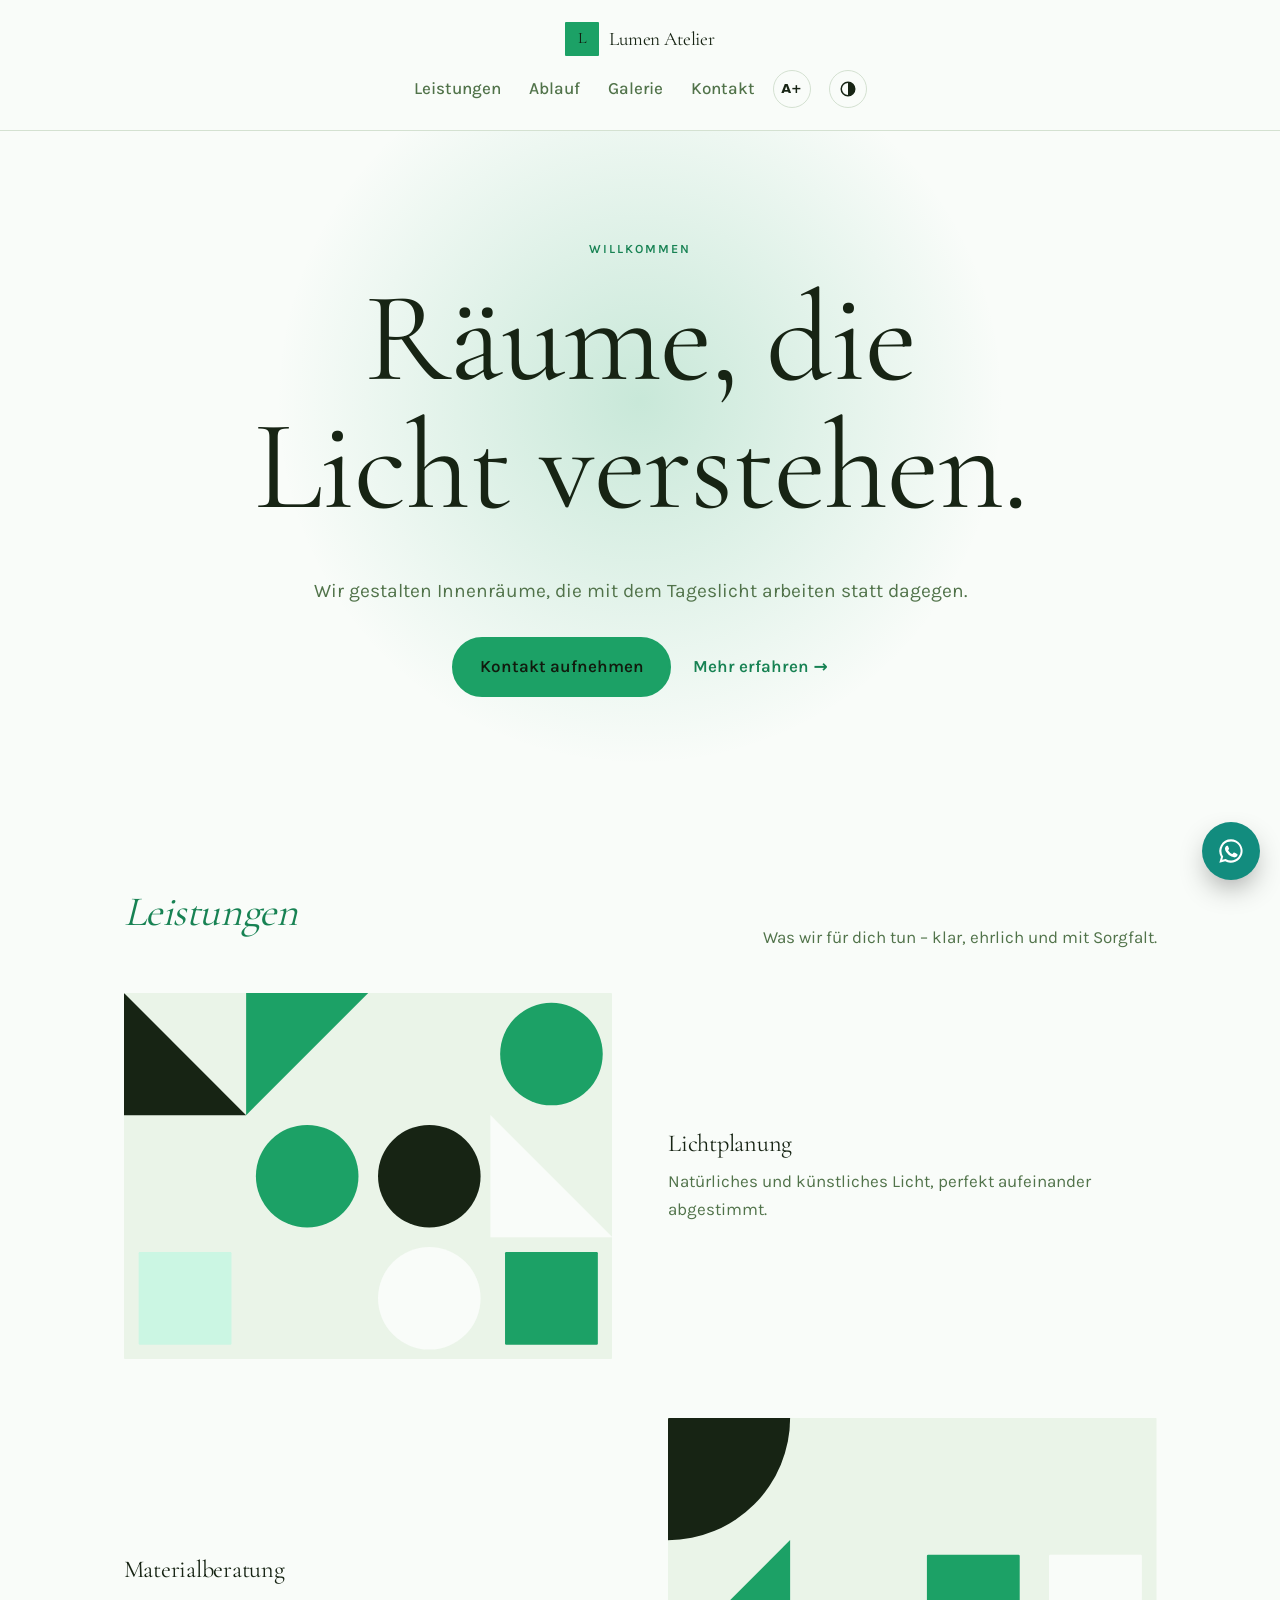
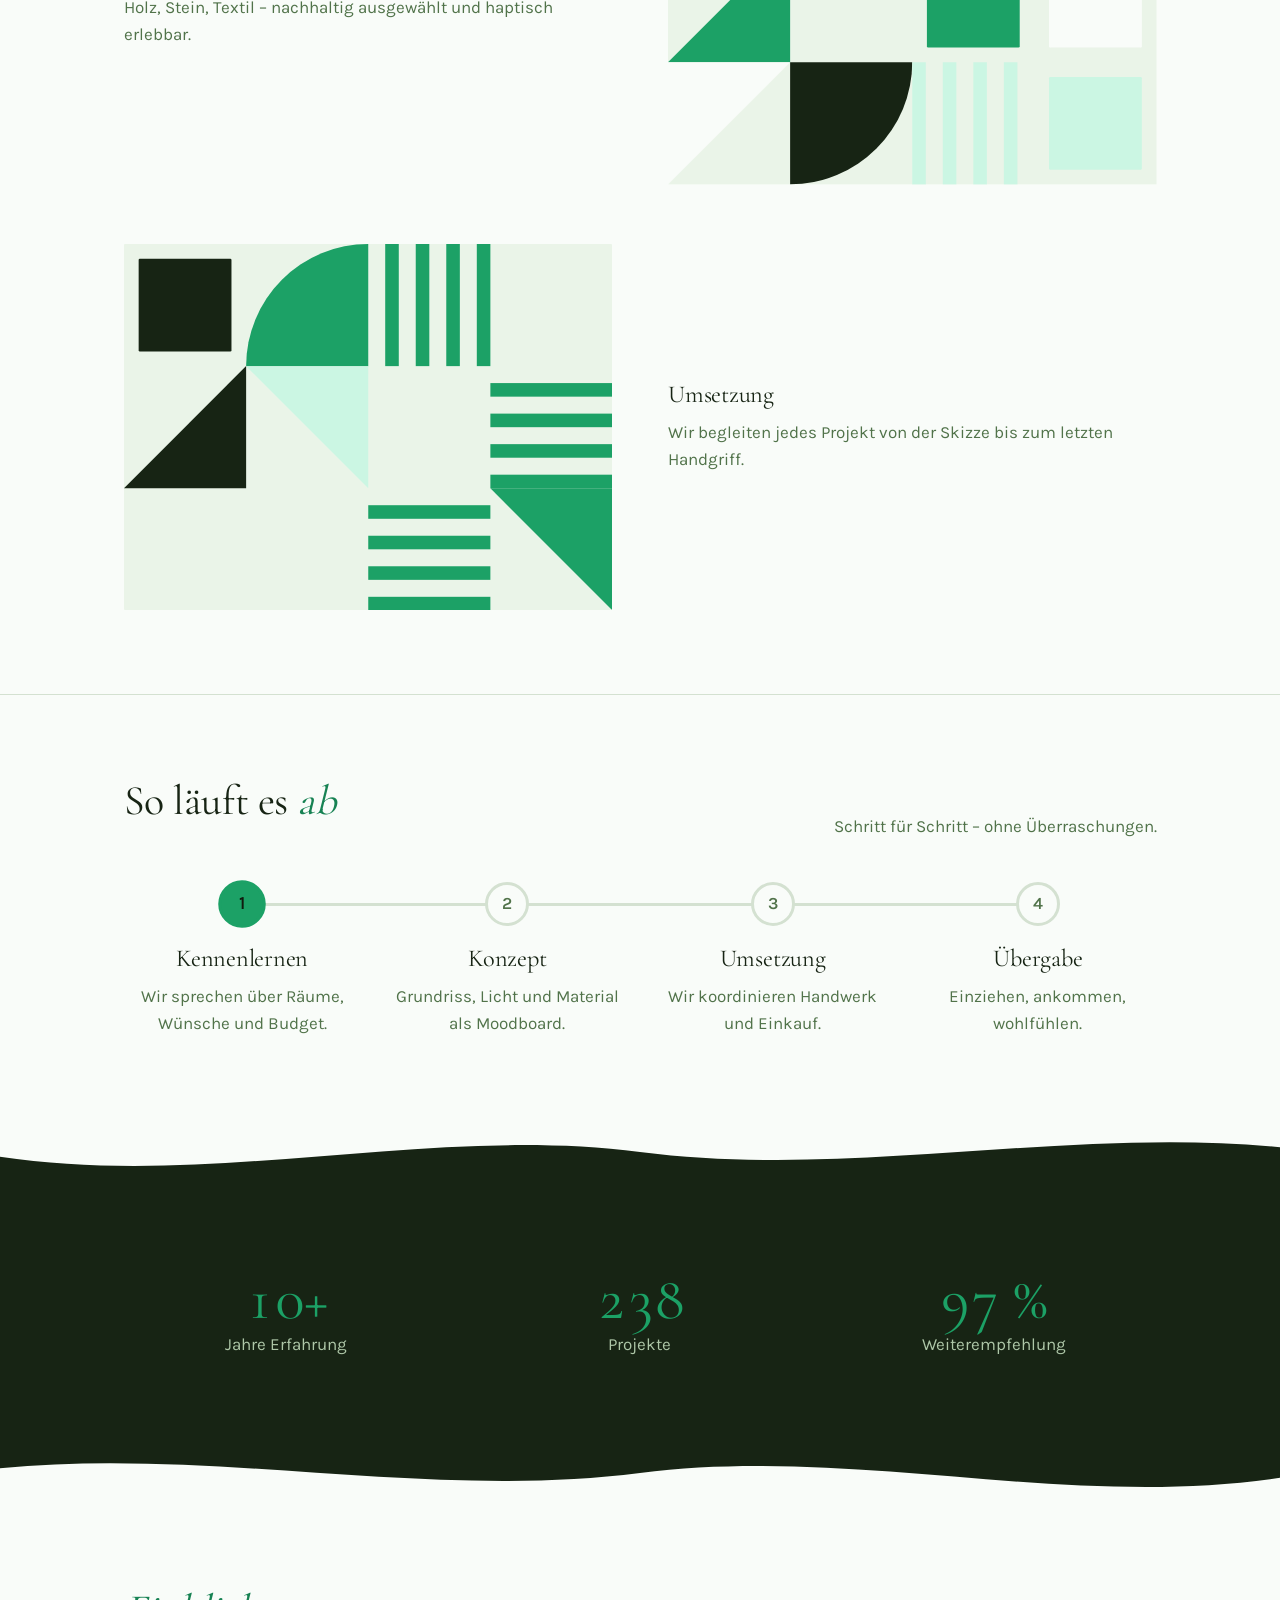
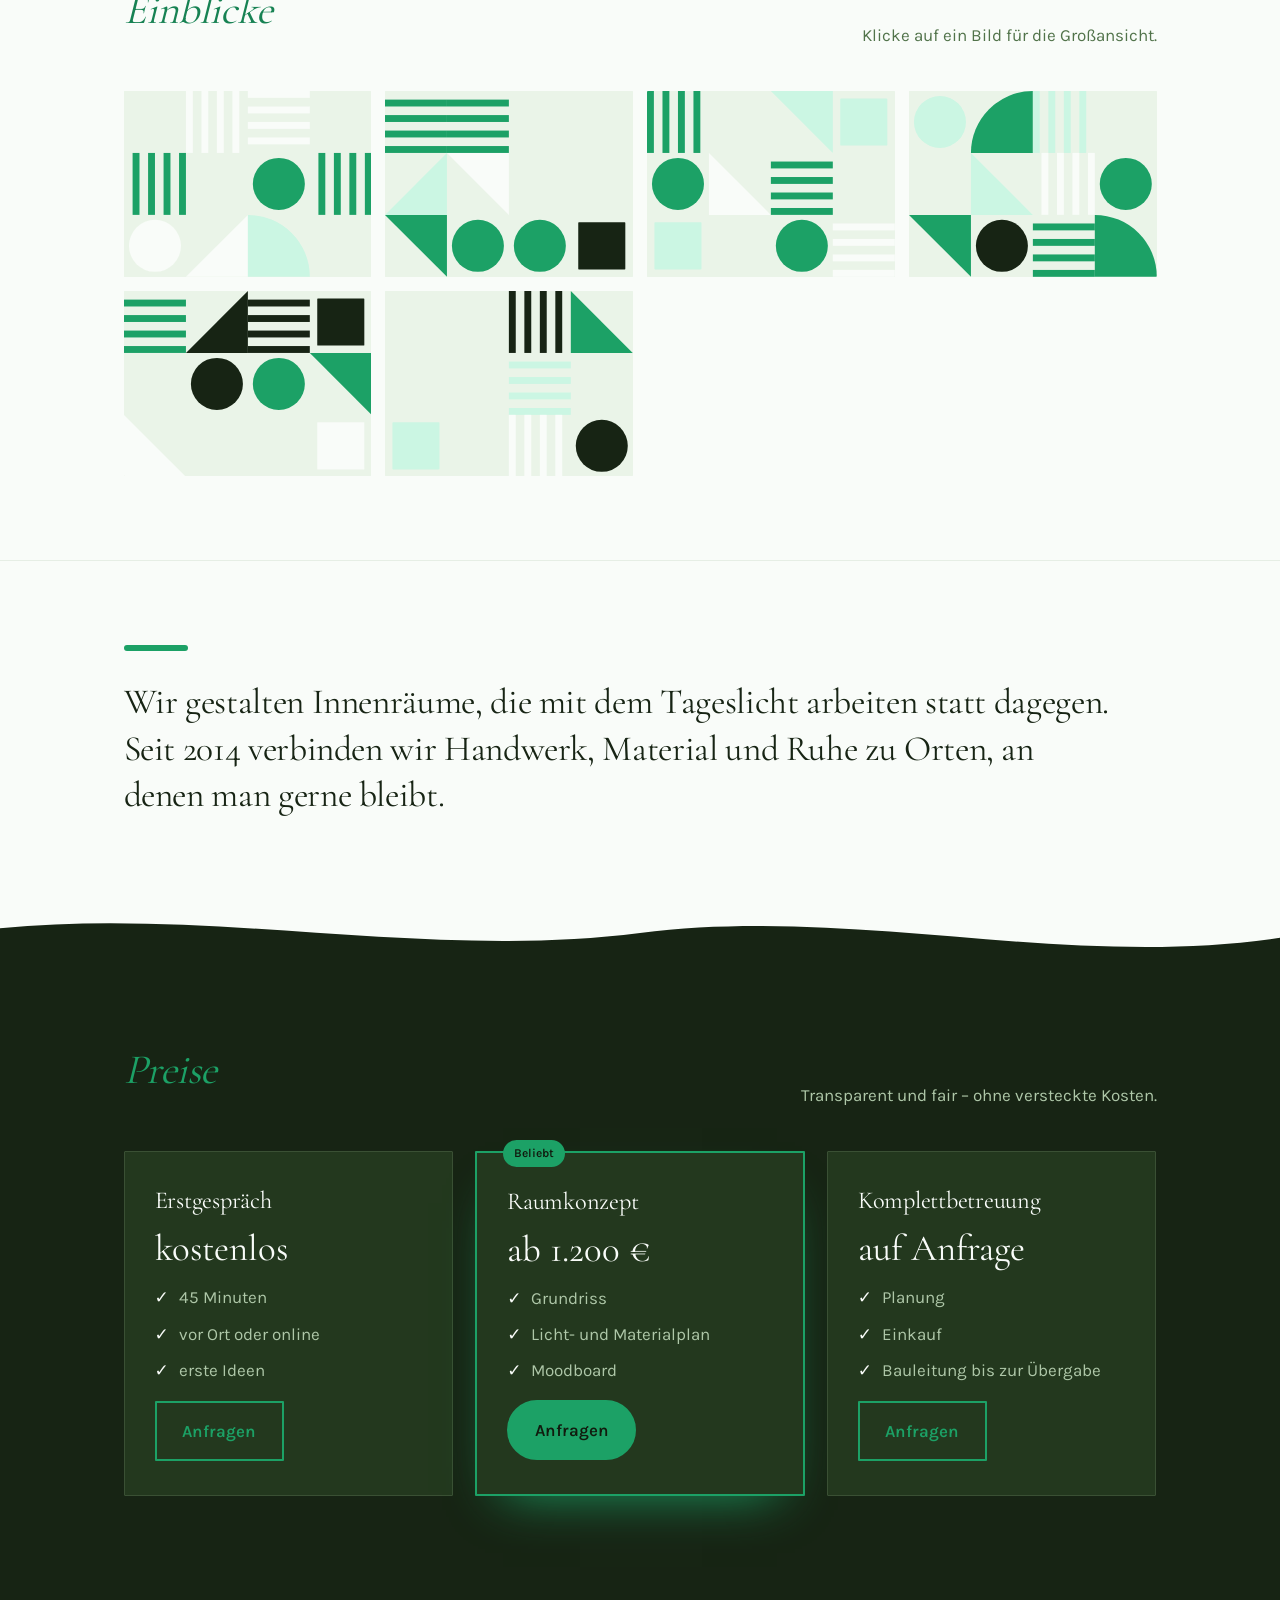
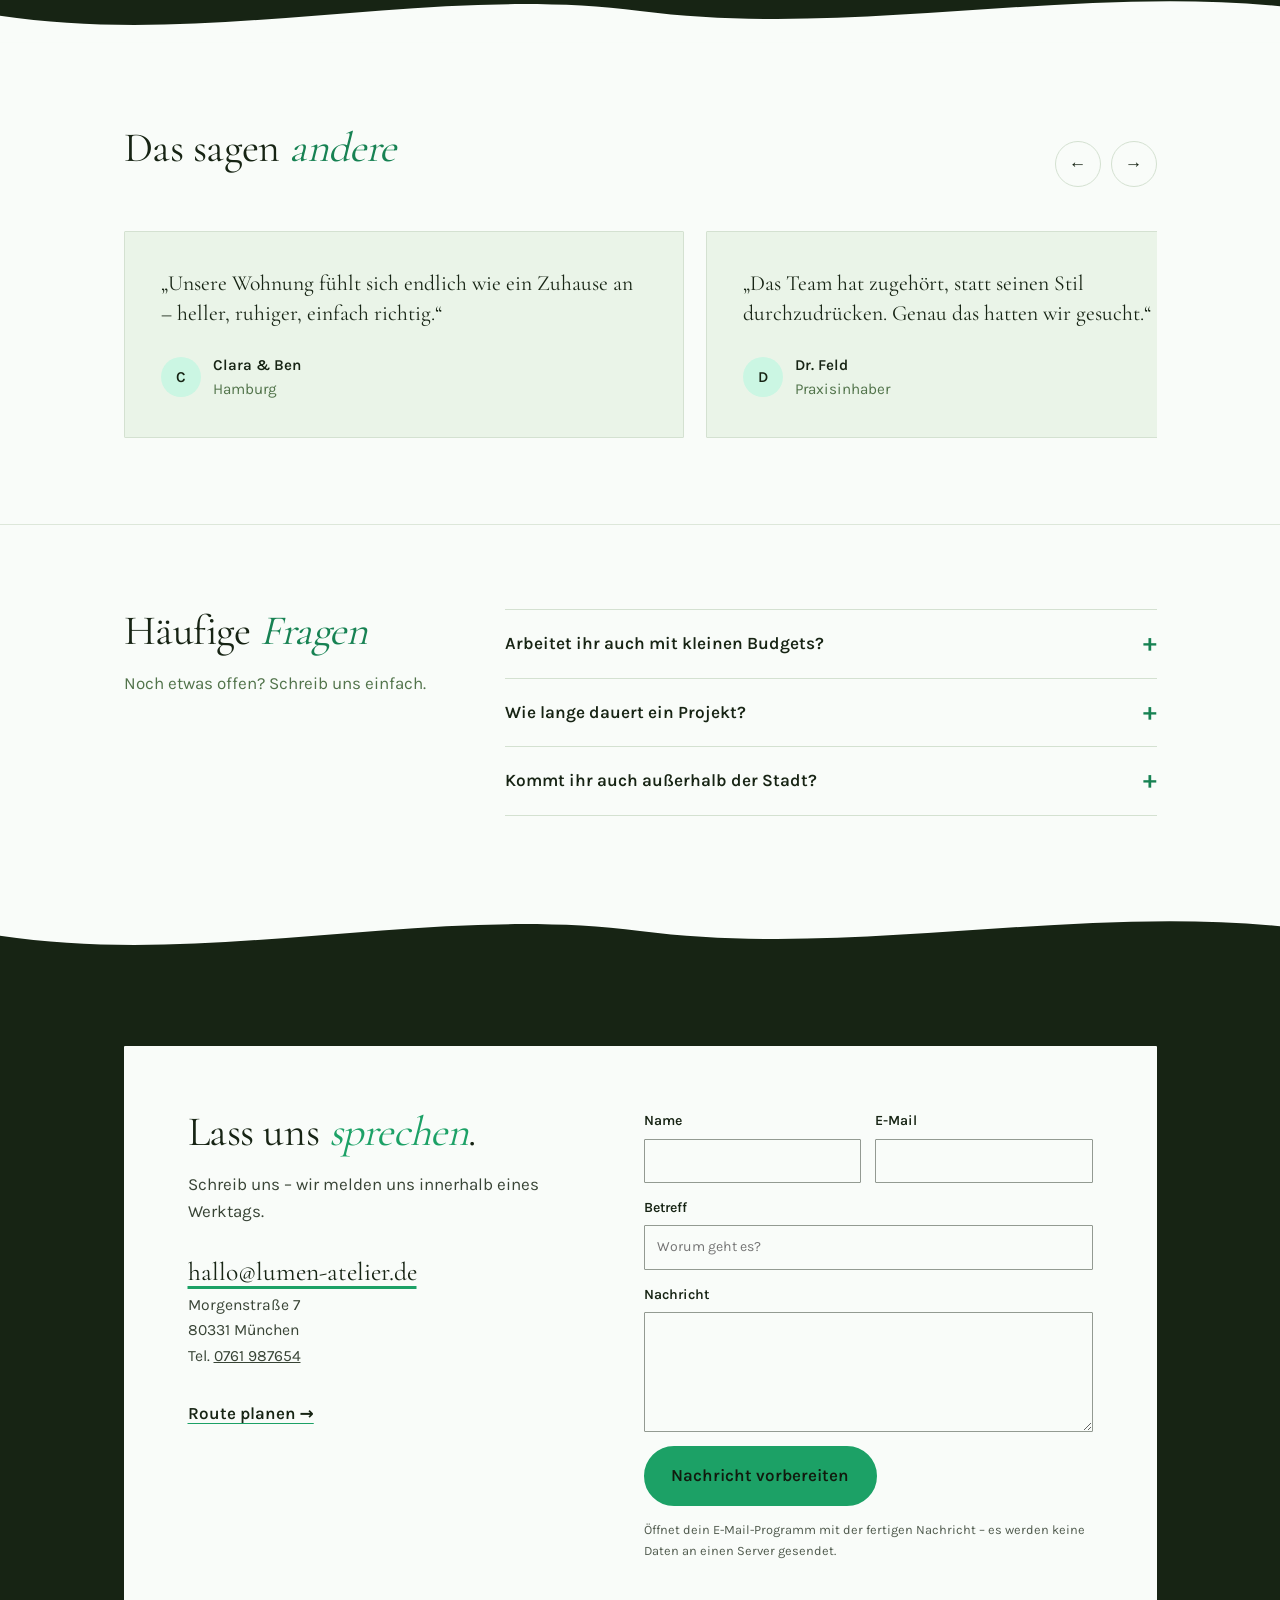
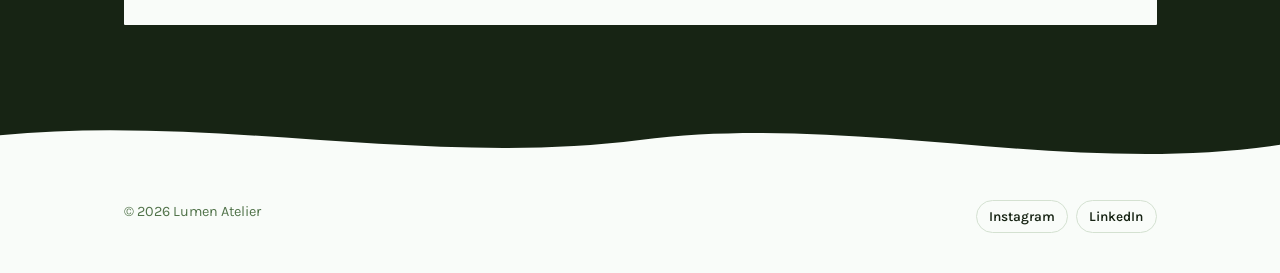
<file: genom/beispiele/lumen-atelier.html>
<!doctype html>
<html lang="de">
<head>
<meta charset="utf-8">
<meta name="viewport" content="width=device-width, initial-scale=1">
<title>Lumen Atelier</title>
<meta name="description" content="Räume, die Licht verstehen. – Wir gestalten Innenräume, die mit dem Tageslicht arbeiten statt dagegen.">
<meta name="generator" content="Genom – evolutionärer Website-Builder · Genom 4d77ba28fecf135ace809be19c53ba784c6aa059">
<meta name="theme-color" content="#f9fcf9">
<meta property="og:type" content="website"><meta property="og:locale" content="de_DE">
<meta property="og:title" content="Lumen Atelier"><meta property="og:description" content="Räume, die Licht verstehen. – Wir gestalten Innenräume, die mit dem Tageslicht arbeiten statt dagegen.">
<meta name="twitter:card" content="summary">
<link rel="icon" href="data:image/svg+xml,%3Csvg%20xmlns%3D'http%3A%2F%2Fwww.w3.org%2F2000%2Fsvg'%20viewBox%3D'0%200%2064%2064'%3E%3Crect%20width%3D'64'%20height%3D'64'%20rx%3D'1.6'%20fill%3D'%231ca166'%2F%3E%3Ctext%20x%3D'50%25'%20y%3D'54%25'%20text-anchor%3D'middle'%20dominant-baseline%3D'middle'%20font-family%3D'Arial%2Csans-serif'%20font-weight%3D'700'%20font-size%3D'36'%20fill%3D'%23111b0e'%3EL%3C%2Ftext%3E%3C%2Fsvg%3E">
<script type="application/ld+json">{"@context":"https://schema.org","@type":"LocalBusiness","name":"Lumen Atelier","description":"Räume, die Licht verstehen. – Wir gestalten Innenräume, die mit dem Tageslicht arbeiten statt dagegen.","email":"hallo@lumen-atelier.de","telephone":"0761 987654","address":"Morgenstraße 7, 80331 München","sameAs":["https://www.instagram.com/studio.nordlicht/","https://www.linkedin.com/in/kodex-labs"]}</script>
<style>@font-face{font-family:'Cormorant Garamond';font-style:normal;font-weight:400 700;font-display:swap;src:url([data-uri]) format("woff2");unicode-range:U+0000-00FF, U+0131, U+0152-0153, U+02BB-02BC, U+02C6, U+02DA, U+02DC, U+0304, U+0308, U+0329, U+2000-206F, U+20AC, U+2122, U+2191, U+2193, U+2212, U+2215, U+FEFF, U+FFFD}
@font-face{font-family:'Karla';font-style:normal;font-weight:400 600;font-display:swap;src:url([data-uri]) format("woff2");unicode-range:U+0000-00FF, U+0131, U+0152-0153, U+02BB-02BC, U+02C6, U+02DA, U+02DC, U+0304, U+0308, U+0329, U+2000-206F, U+20AC, U+2122, U+2191, U+2193, U+2212, U+2215, U+FEFF, U+FFFD}</style>
<style>
*{box-sizing:border-box}html{scroll-behavior:smooth}
:root{--bg:#f9fcf9;--fg:#172414;--surface:#eaf4e8;--muted:#51734a;--line:#d4e1d1;--at:#178253;--tint:#cbf6e3;--t-base:#f9fcf9;--t-surface:#eaf4e8;--t-ink:#172414;--t-band:#1ca166;color-scheme:light}
html.flip{--bg:#172414;--fg:#f9fcf9;--surface:#23381e;--muted:#aec7a8;--line:#3a5034;--at:#1ca166;--tint:#126842;--t-base:#172414;--t-surface:#23381e;--t-ink:#f9fcf9;color-scheme:dark}
html.flip .tone-surface{--bg:#23381e;--surface:#172414}
html.flip .tone-ink{--bg:#f9fcf9;--fg:#172414;--surface:#eaf4e8;--muted:#51734a;--line:#d4e1d1;--at:#178253;--tint:#cbf6e3}
body{transition:background-color .4s,color .4s}
.tone-surface{--bg:#eaf4e8;--surface:#f9fcf9}
.tone-ink{--bg:#172414;--fg:#f9fcf9;--surface:#23381e;--muted:#aec7a8;--line:#3a5034;--at:#1ca166;--tint:#126842}
.tone-band{--bg:#1ca166;--fg:#111b0e;--muted:#111b0e;--at:#111b0e}
html.big{font-size:118%}
body{margin:0;background:var(--bg);color:var(--fg);font-family:"Karla",system-ui,sans-serif;font-size:1.0625rem;line-height:1.6;-webkit-font-smoothing:antialiased}
a{color:inherit}
.wrap{max-width:1081px;margin:0 auto;padding:0 24px}
h1,h2,h3{font-family:"Cormorant Garamond",Georgia,serif;font-weight:400;letter-spacing:-0.010em;line-height:1.05;margin:0 0 .4em;text-wrap:balance}
h1{font-size:clamp(2.4rem,6vw,5.82rem)}h2{font-size:clamp(1.8rem,3.4vw,2.62rem)}h3{font-size:1.52rem;line-height:1.2}
p{margin:0 0 1em}.lead{font-size:1.2rem;color:var(--muted);max-width:38em}
.eyebrow{font-size:.78rem;text-transform:uppercase;letter-spacing:.16em;font-weight:600;color:var(--at);margin-bottom:1.2em}
.btn{display:inline-flex;align-items:center;justify-content:center;padding:.85em 1.5em;font-weight:600;text-decoration:none;border-radius:1px;transition:transform .15s,box-shadow .15s;border:2px solid #1ca166}
.btn:hover{transform:translateY(-2px)}
.btn.filled{background:#1ca166;color:#111b0e}
.btn.pill{background:#1ca166;color:#111b0e;border-radius:999px}
.btn.outline{background:transparent;color:var(--at);border-color:var(--at)}
.btn.link{background:none;border:0;border-bottom:3px solid #1ca166;border-radius:0;padding:.3em 0;color:var(--fg)}
.btn.sm{padding:.55em 1.1em;font-size:.92rem}.btn.link.sm{padding:.2em 0}
.more{text-decoration:none;font-weight:600;color:var(--at)}.more:hover{text-decoration:underline}
.actions{display:flex;flex-wrap:wrap;gap:22px;align-items:center;margin-top:1.8em}
:focus-visible{outline:3px solid #1ca166;outline-offset:3px}
.progress{position:fixed;top:0;left:0;right:0;height:3px;background:#1ca166;transform:scaleX(0);transform-origin:0 50%;z-index:50;pointer-events:none}
.nav{padding:22px 0;border-bottom:1px solid var(--line)}
.nav .wrap{display:flex;align-items:center;justify-content:space-between;gap:20px}
.nav nav{display:flex;gap:28px;flex-wrap:wrap}.nav nav a{text-decoration:none;color:var(--muted);font-weight:500}.nav nav a:hover{color:var(--fg)}
.n1 .wrap{flex-direction:column;gap:14px}.n2{border-bottom:0}
.logo{display:inline-flex;align-items:center;gap:10px;text-decoration:none;font-family:"Cormorant Garamond",sans-serif;font-weight:400;font-size:1.2rem;letter-spacing:-0.010em}
.mark{width:34px;height:34px;display:grid;place-items:center;background:#1ca166;color:#111b0e;border-radius:1px;font-size:1rem}
.art{border-radius:1px;overflow:hidden;line-height:0}.art svg{width:100%;height:auto;display:block}

/* Hero */
.hero{padding:109px 0;position:relative}
.hero h1,.hero .lead,.hero .actions,.hero .eyebrow,.hero .art,.hero .t,.hero .disc,.hero .mag-meta{animation:rise .9s cubic-bezier(.2,.7,.2,1) both}
.hero h1{animation-delay:.08s}.hero .lead{animation-delay:.18s}.hero .actions{animation-delay:.28s}.hero .art,.hero .disc{animation-delay:.2s}
@keyframes rise{from{opacity:0;transform:translateY(22px)}}
.h0{text-align:center}.h0 .lead{margin:0 auto}.h0 .actions{justify-content:center}.h0 h1{max-width:14em;margin-left:auto;margin-right:auto}
.h1 .wrap{display:grid;grid-template-columns:1.1fr 1fr;gap:56px;align-items:center}
.h1 .art svg{aspect-ratio:5/4}
.h1 .arch{border-radius:999px 999px 1px 1px}.h1 .arch svg{aspect-ratio:4/5}
.h1 .offset{box-shadow:18px 18px 0 #1ca166;overflow:hidden}
.h2 h1{font-size:clamp(3rem,9vw,8.14rem);max-width:none}
.h2 .row,.h7 .row{display:grid;grid-template-columns:1.3fr 1fr;gap:40px;border-top:2px solid var(--fg);padding-top:28px;margin-top:20px;align-items:start}
.h2 .actions,.h7 .actions{margin-top:0;justify-content:flex-end}
.h3{background:#1ca166}
.h3 .card{background:var(--bg);border-radius:1px;padding:clamp(28px,5vw,64px);max-width:760px}
.h4 .mag-meta{display:flex;justify-content:space-between;gap:16px;flex-wrap:wrap;border-top:4px solid var(--fg);border-bottom:1px solid var(--line);padding:10px 0;font-size:.75rem;text-transform:uppercase;letter-spacing:.16em;font-weight:700;margin-bottom:clamp(28px,5vw,56px)}
.h4 .mag-grid{display:grid;grid-template-columns:auto 1.35fr 1fr;gap:clamp(20px,4vw,56px);align-items:start}
.h4 .mag-side{writing-mode:vertical-rl;transform:rotate(180deg);text-transform:uppercase;letter-spacing:.24em;font-size:.75rem;color:var(--at);font-weight:700;margin:0}
.h4 .mag-art{margin:clamp(0px,7vw,110px) 0 0}.h4 .mag-art svg{aspect-ratio:3/4}
.h4 figcaption{margin-top:10px;font-size:.8rem;color:var(--muted);font-style:italic}
.h5 .bento{display:grid;grid-template-columns:repeat(4,1fr);grid-auto-rows:minmax(150px,auto);gap:14px}
.h5 .t{border-radius:1px;padding:clamp(20px,3vw,36px);overflow:hidden;display:flex;flex-direction:column;justify-content:space-between;gap:10px}
.h5 .ta{grid-column:span 2;grid-row:span 2;background:var(--surface);justify-content:center}
.h5 .ta h1{font-size:clamp(2.2rem,4.6vw,4.52rem)}
.h5 .tb{grid-column:span 2;padding:0}.h5 .tb svg{width:100%;height:100%;min-height:200px;display:block}
.h5 .tc{background:#1ca166;color:#111b0e;animation-delay:.25s}
.h5 .tc b{font-family:"Cormorant Garamond",sans-serif;font-size:clamp(2.6rem,4.5vw,3.8rem);line-height:1;font-weight:400}
.h5 .td{background:var(--fg);color:var(--bg);animation-delay:.35s}.h5 .td p{font-family:"Cormorant Garamond",serif;font-size:1.15rem;line-height:1.35;margin:0}.h5 .td small{opacity:.8}
.h6{background:#1ca166;--fg:#111b0e;--muted:#111b0e;--at:#111b0e;color:var(--fg);overflow:hidden}
.h6 .wrap{display:grid;grid-template-columns:1.3fr 1fr;gap:48px;align-items:center;position:relative;z-index:1}
.h6 .btn{background:#111b0e;color:#1ca166;border:2px solid #111b0e;padding:.85em 1.5em;border-radius:1px}
.h6 .ghost{position:absolute;left:-.04em;right:0;bottom:-.16em;font-family:"Cormorant Garamond",sans-serif;font-weight:400;font-size:clamp(5rem,19vw,17rem);line-height:1;white-space:nowrap;color:transparent;-webkit-text-stroke:2px #111b0e;opacity:.28;pointer-events:none;letter-spacing:-.03em}
.h6 .disc{border-radius:50%;overflow:hidden;aspect-ratio:1;max-width:420px;justify-self:end;width:100%;box-shadow:0 0 0 10px #111b0e22}.h6 .disc svg{width:100%;height:100%;display:block}
.h7{padding-bottom:76px}.h7 h1{font-size:clamp(2.8rem,7.5vw,7.48rem)}
.marquee{background:#1ca166;color:#111b0e;overflow:hidden;padding:18px 0;border-block:2px solid var(--fg)}
.marquee .track{display:flex;width:max-content;gap:28px;align-items:center;animation:mq 38s linear infinite}
.marquee span{font-family:"Cormorant Garamond",sans-serif;font-weight:400;font-size:clamp(1.4rem,3vw,2.2rem);white-space:nowrap;letter-spacing:-0.010em}.marquee i{font-style:normal;opacity:.7}
.marquee:hover .track{animation-play-state:paused}
@keyframes mq{to{transform:translateX(-50%)}}
.h8 .stack{font-size:clamp(2.8rem,10vw,9.23rem);line-height:.98;margin-bottom:.45em}
.h8 .stack span{display:block}.h8 .s1{font-style:italic;color:var(--at);padding-left:12%}.h8 .s2{color:transparent;-webkit-text-stroke:.03em var(--fg)}.h8 .s3{text-align:right}
.h8 .row{display:grid;grid-template-columns:1.2fr auto 150px;gap:32px;align-items:center;border-top:1px solid var(--line);padding-top:28px}.h8 .actions{margin-top:0}
.h8 .mini-art{width:150px;height:150px;border-radius:50%;overflow:hidden;animation:spin 40s linear infinite}.h8 .mini-art svg{width:100%;height:100%;display:block}
@keyframes spin{to{transform:rotate(360deg)}}
.h9{overflow:hidden;isolation:isolate}
.h9 .aurora{position:absolute;inset:-35%;z-index:-2;background:conic-gradient(from 0deg,#1ca166,var(--tint),var(--bg),#1ca166,var(--tint),#1ca166);filter:blur(90px);opacity:.5;animation:spin 26s linear infinite}
.h9 .floor{position:absolute;left:-50%;right:-50%;bottom:-6%;height:52%;z-index:-1;background-image:linear-gradient(color-mix(in srgb,var(--fg) 24%,transparent) 1px,transparent 1px),linear-gradient(90deg,color-mix(in srgb,var(--fg) 24%,transparent) 1px,transparent 1px);background-size:64px 64px;transform:perspective(520px) rotateX(64deg);transform-origin:50% 100%;-webkit-mask-image:linear-gradient(to top,#000 5%,transparent 80%);mask-image:linear-gradient(to top,#000 5%,transparent 80%);animation:floor 3.5s linear infinite}
@keyframes floor{to{background-position:0 64px}}
.h9 .wrap{display:grid;grid-template-columns:1.25fr 1fr;gap:48px;align-items:center}
.h9 .hud{grid-column:1/-1;display:flex;justify-content:space-between;gap:12px;flex-wrap:wrap;font-family:ui-monospace,SFMono-Regular,Menlo,monospace;font-size:.72rem;letter-spacing:.2em;text-transform:uppercase;color:var(--muted);border-bottom:1px dashed color-mix(in srgb,var(--fg) 30%,transparent);padding-bottom:12px}
.h9 .hud span:first-child::before{content:"";display:inline-block;width:7px;height:7px;border-radius:50%;background:#1ca166;margin-right:9px;box-shadow:0 0 10px #1ca166;animation:blink 1.6s steps(2) infinite}
@keyframes blink{50%{opacity:.2}}
.h9 .glass{background:color-mix(in srgb,var(--bg) 84%,transparent);-webkit-backdrop-filter:blur(18px);backdrop-filter:blur(18px);border:1px solid color-mix(in srgb,var(--fg) 16%,transparent);border-radius:14px;padding:clamp(26px,4vw,52px);box-shadow:0 30px 90px -30px #1ca16699,inset 0 1px 0 color-mix(in srgb,var(--fg) 12%,transparent)}
.h9 .orbit{position:relative;aspect-ratio:1;max-width:400px;width:100%;justify-self:center}
.h9 .orbit .core{position:absolute;inset:16%;border-radius:50%;overflow:hidden;box-shadow:0 0 70px -10px #1ca166}.h9 .orbit .core svg{width:100%;height:100%;display:block}
.h9 .orbit .ring{position:absolute;inset:4%;border-radius:50%;border:1.5px dashed color-mix(in srgb,var(--fg) 40%,transparent);animation:spin 34s linear infinite}
.h9 .orbit .r2{inset:-3%;border:2px solid transparent;border-top-color:#1ca166;border-right-color:#1ca166;animation-duration:9s;animation-direction:reverse}
.h10{text-align:center;overflow:hidden;--mx:50%;--my:40%;background:radial-gradient(520px circle at var(--mx) var(--my),color-mix(in srgb,#1ca166 22%,transparent),transparent 70%)}
.h10 h1{font-size:clamp(3rem,10vw,8.85rem);line-height:1;margin:0 auto .35em;max-width:none}
.h10 .w{display:inline-block;white-space:nowrap}
.h10 .k{display:inline-block;transition:transform .35s cubic-bezier(.2,.7,.2,1),color .35s;animation:kwave 1.1s cubic-bezier(.2,.7,.2,1) backwards}
.h10 .w:nth-child(2n) .k{animation-delay:.08s}.h10 .k:nth-child(3n){animation-delay:.14s}.h10 .k:nth-child(3n+1){animation-delay:.04s}
@keyframes kwave{from{opacity:0;transform:translateY(.6em) rotate(8deg)}}
.h10 .lead{margin:0 auto}.h10 .actions{justify-content:center}
.h11 .wrap{display:grid;grid-template-columns:1fr 1.1fr;gap:40px;align-items:center}
.h11 .board{position:relative;height:460px}
.pola{position:absolute;margin:0;width:52%;background:#fff;padding:10px 10px 14px;box-shadow:0 18px 40px -18px rgba(0,0,0,.45);transition:transform .4s cubic-bezier(.2,.7,.2,1),z-index 0s;animation:rise .9s backwards}
.pola .art{border-radius:2px}.pola .art svg{aspect-ratio:400/340}
.pola figcaption{font-family:"Cormorant Garamond",serif;font-style:italic;font-size:1.05rem;color:#222;margin-top:8px;text-align:center}
.pola::before{content:"";position:absolute;top:-12px;left:50%;width:84px;height:24px;margin-left:-42px;background:color-mix(in srgb,#cbf6e3 75%,transparent);transform:rotate(-4deg);box-shadow:0 1px 2px rgba(0,0,0,.1)}
.pola.p0{left:0;top:30px;transform:rotate(-7deg);animation-delay:.1s}.pola.p1{right:2%;top:0;transform:rotate(5deg);animation-delay:.22s}.pola.p2{left:24%;bottom:0;transform:rotate(-2deg);animation-delay:.34s}
.pola:hover{transform:rotate(0) scale(1.05);z-index:5}
.sticker{position:absolute;right:4%;bottom:14%;z-index:6;width:118px;height:118px;border-radius:50%;background:#1ca166;color:#111b0e;display:grid;place-content:center;text-align:center;font-size:.78rem;font-weight:600;line-height:1.2;transform:rotate(12deg);box-shadow:0 10px 30px -10px #1ca166;animation:wob 6s ease-in-out infinite}
.sticker b{display:block;font-family:"Cormorant Garamond",sans-serif;font-size:1.7rem;font-weight:400}
@keyframes wob{50%{transform:rotate(4deg) scale(1.04)}}
.h12 .term{max-width:860px;margin:0 auto;background:var(--fg);color:var(--bg);border-radius:10px;overflow:hidden;box-shadow:0 40px 80px -40px rgba(0,0,0,.6)}
.term-bar{display:flex;align-items:center;gap:7px;padding:12px 16px;border-bottom:1px solid color-mix(in srgb,var(--bg) 18%,transparent);font-family:ui-monospace,SFMono-Regular,Menlo,monospace;font-size:.75rem;opacity:.85}
.term-bar i{width:11px;height:11px;border-radius:50%;background:color-mix(in srgb,var(--bg) 35%,transparent)}.term-bar i:first-child{background:#1ca166}
.term-bar span{margin-left:auto}
.term-body{padding:clamp(22px,4vw,44px);font-family:ui-monospace,SFMono-Regular,Menlo,monospace}
.term-body .cmd,.term-body .out{margin:0 0 .4em;font-size:.95rem;opacity:.85}.term-body .pr{opacity:.7}
.term-body .ok{color:#1ca166}
.term-body h1{font-family:"Cormorant Garamond",sans-serif;color:inherit;margin:.3em 0 .6em;min-height:1.1em}
.term-body h1::after{content:"";display:inline-block;width:.5em;height:.9em;background:#1ca166;margin-left:.08em;vertical-align:-.08em;animation:blink 1s steps(2) infinite}
.term-body .lead{color:inherit;opacity:.8;margin-top:1.2em}.term-body .more{color:inherit}
.term-body .btn.outline{color:var(--bg);border-color:var(--bg)}.term-body .btn.link{color:var(--bg)}
.h9 .sat{position:absolute;top:-8px;left:calc(50% - 7px);width:14px;height:14px;border-radius:50%;background:#1ca166;box-shadow:0 0 18px #1ca166}

/* Bereiche */
section{padding:84px 0;background:var(--bg);color:var(--fg)}
.tone-base+.tone-base,.tone-surface+.tone-surface{border-top:1px solid var(--line)}
.sep{line-height:0;display:block;margin:-1px 0}.sep svg{display:block;width:100%;height:clamp(28px,5vw,72px)}
.sec-head{display:flex;justify-content:space-between;align-items:end;gap:20px;margin-bottom:42px}
.sec-head p{color:var(--muted);max-width:24em;margin:0}
.fgrid{display:grid;grid-template-columns:repeat(auto-fit,minmax(240px,1fr));gap:22px}
.fcard{background:var(--surface);border-radius:1px;padding:30px;border:1px solid var(--line)}
.fcard p,.frow p,.fzig p,.tp p{color:var(--muted);margin:0}
.ico{display:inline-grid;place-items:center;width:44px;height:44px;border-radius:1px;background:var(--tint);color:var(--fg);font-weight:700;font-size:.9rem;margin-bottom:22px}
.frow{display:grid;grid-template-columns:110px 1fr 1.4fr;gap:24px;align-items:baseline;padding:28px 0;border-top:1px solid var(--line)}
.frow:last-child{border-bottom:1px solid var(--line)}
.big{font-family:"Cormorant Garamond",sans-serif;font-size:2.6rem;font-weight:400;color:var(--at);line-height:1}
.fzig{display:grid;grid-template-columns:1fr 1fr;gap:56px;align-items:center;margin-bottom:59px}
.fzig:last-child{margin-bottom:0}.fzig.rev .art{order:2}.fzig .art svg{aspect-ratio:4/3}
.fbento{display:grid;grid-template-columns:repeat(3,1fr);gap:16px}
.fb{border-radius:1px;padding:28px;background:var(--surface);display:flex;flex-direction:column;justify-content:flex-end;gap:6px;min-height:190px}
.fb p{margin:0;color:var(--muted)}.fb.alt{background:var(--tint)}.fb.alt p{color:var(--fg)}
.fb.inv{background:var(--fg);color:var(--bg)}.fb.inv p{color:inherit;opacity:.85}
.fb.big{grid-column:span 2;grid-row:span 2;padding:0;justify-content:stretch;display:grid;grid-template-rows:1fr auto}
.fb.big .art{border-radius:0}.fb.big .art svg{height:100%;object-fit:cover;aspect-ratio:auto;min-height:220px}.fb.big .fbt{padding:28px}
.ftabs{display:grid;grid-template-columns:1fr 1.4fr;gap:48px;align-items:start}
.tl{display:grid;gap:4px}
.tl button{all:unset;box-sizing:border-box;cursor:pointer;display:flex;gap:16px;align-items:baseline;padding:16px 20px;border-radius:1px;font-family:"Cormorant Garamond",sans-serif;font-size:1.35rem;font-weight:400;color:var(--muted);transition:background .2s,color .2s}
.tl button span{font-family:"Karla",sans-serif;font-size:.8rem;color:var(--at)}
.tl button[aria-selected=true]{background:var(--surface);color:var(--fg)}
.tl button:focus-visible{outline:3px solid #1ca166}
html.js .tp:not(.on){display:none}.tp .art svg{aspect-ratio:16/10}.tp h3{margin-top:22px}
html.js .tp.on{animation:rise .5s ease both}
html:not(.js) .tl{display:none}html:not(.js) .ftabs{grid-template-columns:1fr}html:not(.js) .tp{margin-bottom:40px}
.about blockquote{margin:0;font-family:"Cormorant Garamond",serif;font-weight:400;font-size:clamp(1.5rem,3vw,2.22rem);line-height:1.3;letter-spacing:-0.010em;max-width:28em}
.about blockquote::before{content:"";display:block;width:64px;height:6px;background:#1ca166;border-radius:3px;margin-bottom:28px}
.cta .box{background:var(--fg);color:var(--bg);border-radius:1px;padding:clamp(28px,5vw,64px);display:grid;grid-template-columns:1fr 1.1fr;gap:48px;align-items:start}
.cta .box p{opacity:.85;max-width:30em;margin:0 0 1.6em}
.cta .mail{display:inline-block;font-family:"Cormorant Garamond",sans-serif;font-size:clamp(1.15rem,2.2vw,1.6rem);font-weight:400;color:var(--bg);text-decoration-thickness:3px;text-underline-offset:6px;text-decoration-color:#1ca166;overflow-wrap:anywhere}
.cf{display:grid;gap:14px}.cf .two{display:grid;grid-template-columns:1fr 1fr;gap:14px}
.cf label{display:grid;gap:6px;font-size:.88rem;font-weight:600}
.cf input,.cf textarea{font:inherit;font-weight:400;color:var(--bg);background:transparent;border:1.5px solid color-mix(in srgb,var(--bg) 45%,transparent);border-radius:1px;padding:.7em .9em;width:100%}
.cf input:focus,.cf textarea:focus{border-color:#1ca166;outline:none}
.cf textarea{min-height:120px;resize:vertical}
.cf button{justify-self:start;cursor:pointer;font:inherit;font-weight:600}
.cf small{opacity:.75;font-size:.8rem}
.stats .grid{display:grid;grid-template-columns:repeat(auto-fit,minmax(170px,1fr));gap:28px;text-align:center}
.stat b{display:block;font-family:"Cormorant Garamond",sans-serif;font-size:clamp(2.4rem,5vw,3.8rem);font-weight:400;line-height:1.05;letter-spacing:-0.010em;font-variant-numeric:tabular-nums;color:var(--at)}
.stat span{color:var(--muted)}
.gal{display:grid;grid-template-columns:repeat(auto-fill,minmax(230px,1fr));gap:14px}
.tile{padding:0;border:0;border-radius:1px;overflow:hidden;cursor:zoom-in;aspect-ratio:4/3;background:var(--surface);display:block;width:100%}
.tile img,.tile svg{width:100%;height:100%;object-fit:cover;display:block;transition:transform .5s}
.tile:hover img,.tile:hover svg{transform:scale(1.05)}
dialog.lb{border:0;padding:0;background:transparent;max-width:94vw;max-height:94vh;overflow:visible}
dialog.lb::backdrop{background:rgba(0,0,0,.88)}
.lb-stage img,.lb-stage svg{display:block;max-width:90vw;max-height:78vh;width:auto;height:auto;border-radius:1px}
.lb-stage svg{width:min(90vw,1000px)}
.lb-bar{display:flex;align-items:center;justify-content:space-between;gap:12px;margin-top:12px;color:#fff}
.lb-bar button{background:rgba(255,255,255,.16);color:#fff;border:0;border-radius:999px;width:44px;height:44px;font-size:1.15rem;cursor:pointer}
.lb-bar button:hover{background:rgba(255,255,255,.28)}
.plans{display:grid;grid-template-columns:repeat(auto-fit,minmax(250px,1fr));gap:22px;align-items:stretch}
.plan{background:var(--surface);border:1px solid var(--line);border-radius:1px;padding:34px 30px;display:flex;flex-direction:column;gap:16px;position:relative}
.plan.hl-plan{border:2px solid #1ca166;box-shadow:0 24px 50px -28px #1ca166}
.plan .badge{position:absolute;top:-13px;left:26px;background:#1ca166;color:#111b0e;font-size:.75rem;font-weight:700;padding:4px 11px;border-radius:999px}
.plan h3{margin:0}.plan .price{font-family:"Cormorant Garamond",sans-serif;font-size:2.3rem;font-weight:400;line-height:1}
.plan ul{list-style:none;padding:0;margin:0;display:grid;gap:9px;color:var(--muted);flex:1}
.plan li::before{content:"✓";color:var(--fg);font-weight:700;margin-right:10px}
.plan .btn{align-self:flex-start}
.qnav{display:flex;gap:10px}.qnav button{width:46px;height:46px;border-radius:50%;border:1.5px solid var(--line);background:var(--bg);color:var(--fg);font-size:1.1rem;cursor:pointer}
.qnav button:hover{border-color:var(--fg)}
.quotes{display:grid;grid-auto-flow:column;grid-auto-columns:min(100%,560px);gap:22px;overflow-x:auto;scroll-snap-type:x mandatory;scrollbar-width:none;padding:2px}
.quotes::-webkit-scrollbar{display:none}
.quote{scroll-snap-align:start;background:var(--surface);border:1px solid var(--line);border-radius:1px;padding:36px;margin:0;display:flex;flex-direction:column;justify-content:space-between;gap:24px}
.quote blockquote{margin:0;font-family:"Cormorant Garamond",serif;font-size:1.35rem;line-height:1.4;font-weight:400}
.quote figcaption{display:flex;align-items:center;gap:12px;color:var(--muted);font-size:.95rem}
.quote figcaption i{width:40px;height:40px;border-radius:50%;background:var(--tint);color:var(--fg);display:grid;place-items:center;font-style:normal;font-weight:700}
.quote figcaption b{color:var(--fg);display:block}
.split{display:grid;grid-template-columns:1fr 2fr;gap:56px}
.faq details{border-top:1px solid var(--line)}.faq details:last-child{border-bottom:1px solid var(--line)}
.faq summary{cursor:pointer;list-style:none;display:flex;justify-content:space-between;gap:20px;padding:20px 0;font-weight:600;font-size:1.08rem}
.faq summary::-webkit-details-marker{display:none}
.faq summary::after{content:"+";font-size:1.6rem;line-height:1;color:var(--at);transition:transform .25s;flex:none}
.faq details[open] summary::after{transform:rotate(45deg)}
.faq details p{color:var(--muted);margin:0 0 22px;max-width:46em}
.hours .split{grid-template-columns:1fr 1fr;align-items:center}
.nav-r{display:flex;align-items:center;gap:18px;flex-wrap:wrap}
.mark-img{height:36px;width:auto;max-width:130px;object-fit:contain;border-radius:1px}
.big-t{width:38px;height:38px;border-radius:50%;border:1.5px solid var(--line);background:transparent;color:var(--fg);cursor:pointer;font:700 .8rem/1 system-ui,sans-serif;flex:none}
.big-t:hover{border-color:var(--fg)}.big-t[aria-pressed=true]{background:var(--fg);color:var(--bg)}
.notice{display:flex;align-items:center;justify-content:center;gap:12px;background:#1ca166;color:#111b0e;padding:10px 48px;position:relative;font-weight:600;font-size:.95rem;text-align:center}
.notice a{color:inherit;text-decoration-thickness:2px;text-underline-offset:3px}
.notice button{position:absolute;right:12px;top:50%;transform:translateY(-50%);background:transparent;border:0;color:inherit;font-size:1rem;cursor:pointer;width:32px;height:32px}
.totop{position:fixed;right:20px;bottom:20px;z-index:39;width:46px;height:46px;border-radius:50%;border:1.5px solid var(--line);background:var(--bg);color:var(--fg);font-size:1.2rem;cursor:pointer;opacity:0;transform:translateY(12px);pointer-events:none;transition:opacity .3s,transform .3s;box-shadow:0 10px 30px -10px rgba(0,0,0,.4)}
.totop.up{bottom:90px}.totop.show{opacity:1;transform:none;pointer-events:auto}
.people{display:grid;grid-template-columns:repeat(auto-fit,minmax(210px,1fr));gap:22px}
.person{text-align:center;padding:8px}
.avatar{width:96px;height:96px;border-radius:8px;display:grid;place-items:center;margin:0 auto 16px;font-family:"Cormorant Garamond",sans-serif;font-weight:400;font-size:1.8rem;color:#111b0e;background:conic-gradient(from var(--rot),#1ca166,var(--tint),#1ca166);box-shadow:0 14px 30px -14px #1ca166}
.person h3{margin:0 0 2px}.person .role{color:var(--at);font-weight:600;font-size:.9rem;margin:0 0 8px}.person p{color:var(--muted);margin:0}
.steps{list-style:none;margin:0;padding:0;display:grid;grid-template-columns:repeat(var(--n),1fr);gap:28px;position:relative}
.steps::before,.steps::after{content:"";position:absolute;top:21px;left:calc(50% / var(--n));right:calc(50% / var(--n));height:3px;border-radius:2px;background:var(--line)}
.steps::after{right:auto;width:calc((100% - 100% / var(--n)) * var(--p, 0));background:#1ca166;transition:width .25s linear}
.steps li{position:relative;text-align:center}
.steps .num{position:relative;z-index:1;width:44px;height:44px;border-radius:50%;display:grid;place-items:center;margin:0 auto 18px;font-weight:700;background:var(--bg);border:3px solid var(--line);color:var(--muted);transition:background .4s,border-color .4s,color .4s,transform .4s}
.steps li.done .num{background:#1ca166;border-color:#1ca166;color:#111b0e;transform:scale(1.08)}
.steps p{color:var(--muted);margin:0}
.theme-t{width:38px;height:38px;border-radius:50%;border:1.5px solid var(--line);background:transparent;color:var(--fg);cursor:pointer;display:grid;place-items:center;flex:none;transition:transform .4s}
.theme-t:hover{border-color:var(--fg)}.theme-t[aria-pressed=true]{transform:rotate(180deg)}
.addr{margin-top:28px;font-size:.98rem;opacity:.9}.addr a{color:inherit}
.route{display:inline-block;margin-top:6px;font-weight:600;color:var(--bg);text-decoration:underline;text-decoration-color:#1ca166;text-underline-offset:4px}
.socials{display:flex;gap:8px;flex-wrap:wrap}
.socials a{text-decoration:none;font-size:.85rem;font-weight:600;padding:.35em .9em;border:1.5px solid var(--line);border-radius:999px;color:var(--fg)}
.socials a:hover{border-color:var(--fg)}
.wa{position:fixed;right:20px;bottom:20px;z-index:40;width:58px;height:58px;border-radius:50%;background:#128C7E;color:#fff;display:grid;place-items:center;box-shadow:0 12px 30px -8px rgba(0,0,0,.45);transition:transform .2s}
.wa:hover{transform:scale(1.08)}
.hours table{width:100%;border-collapse:collapse}.hours td{padding:14px 0;border-bottom:1px solid var(--line)}
.hours td:last-child{text-align:right;color:var(--muted)}.hours tr.today td{font-weight:700;color:var(--fg)}
.live{display:none;align-items:center;gap:10px;font-weight:600;padding:10px 18px;border-radius:999px;background:var(--surface);border:1px solid var(--line);margin-bottom:22px}
html.js .live{display:inline-flex}
.live i{width:10px;height:10px;border-radius:50%;background:var(--muted)}
.live.open i{background:#16a34a;box-shadow:0 0 0 4px rgba(22,163,74,.25)}.live.closed i{background:#dc2626}
.legal{font-size:.92rem;color:var(--muted);border-top:1px solid var(--line)}
.legal h2{font-size:1.5rem;color:var(--fg)}.legal h3{font-size:1.02rem;color:var(--fg);margin:1.6em 0 .4em;font-family:"Karla",system-ui,sans-serif;font-weight:600;letter-spacing:0}
.legal .cols{display:grid;grid-template-columns:1fr 2fr;gap:56px}.legal p{max-width:46em}.legal a{color:var(--at)}
.legal .missing{background:var(--tint);color:var(--fg);padding:0 .3em;border-radius:3px}
footer{padding:28px 0 40px;color:var(--muted);font-size:.9rem;border-top:1px solid var(--line)}
footer .wrap{display:flex;justify-content:space-between;flex-wrap:wrap;gap:12px}

/* Scroll-Animationen */
html.js .rv{opacity:0;transition:opacity .8s ease,transform .9s cubic-bezier(.2,.7,.2,1),clip-path 1s cubic-bezier(.7,0,.2,1)}
html.js .rv.in{opacity:1;transform:none;clip-path:inset(0)}

.hl{font-style:italic;color:var(--at);}

@media (max-width:860px){
  .nav nav{gap:16px;font-size:.95rem}.n0 .wrap{flex-direction:column;align-items:flex-start;gap:12px}
  .h1 .wrap,.h2 .row,.h7 .row,.h6 .wrap,.h9 .wrap,.h11 .wrap,.fzig,.frow,.ftabs{grid-template-columns:1fr;gap:20px}.h11 .board{height:340px}.sticker{width:96px;height:96px}
  .steps{grid-template-columns:1fr!important;gap:26px!important;padding-left:58px}.steps::before,.steps::after{left:21px!important;right:auto!important;top:0!important;bottom:0;width:3px!important;height:auto!important}.steps::after{height:calc(var(--p,0)*100%)!important}.steps li{text-align:left!important}.steps .num{position:absolute;left:-58px;margin:0!important}.h9 .orbit{max-width:240px}.fzig.rev .art{order:0}
  .h2 .actions,.h7 .actions{justify-content:flex-start}
  .h4 .mag-grid{grid-template-columns:1fr}.h4 .mag-side{writing-mode:horizontal-tb;transform:none}.h4 .mag-art{margin-top:0}
  .h5 .bento{grid-template-columns:1fr 1fr}.h5 .ta,.h5 .tb{grid-column:1/-1;grid-row:auto}
  .h6 .disc{justify-self:start;max-width:260px}
  .h8 .row{grid-template-columns:1fr;gap:20px}.h8 .mini-art{width:110px;height:110px}.h8 .s1{padding-left:6%}
  .fbento{grid-template-columns:1fr}.fb.big{grid-column:auto;grid-row:auto}
  .sec-head{flex-direction:column;align-items:start}.frow{gap:6px}.legal .cols{grid-template-columns:1fr;gap:8px}
  .cta .box,.split,.hours .split,.cf .two{grid-template-columns:1fr;gap:24px}.quote{padding:26px}
}
@media (max-width:480px){.h5 .bento{grid-template-columns:1fr}.nav-r{gap:8px}.nav nav{gap:12px;font-size:.88rem}.theme-t,.big-t{width:34px;height:34px}}
@media print{
  .theme-t,.big-t,.wa,.totop,.progress,.notice,.marquee,.qnav,.sep,.cf button,.cf small,.lb{display:none!important}
  *{animation:none!important;transition:none!important}html.js .rv{opacity:1!important;transform:none!important;clip-path:none!important}
  body{background:#fff!important;color:#000!important}section{padding:28px 0!important;break-inside:avoid}
  .wrap a[href^="http"]::after{content:" (" attr(href) ")";font-size:.8em}
}
@media (prefers-reduced-motion:reduce){
  html{scroll-behavior:auto}*{animation:none!important}.btn,.tile img,.tile svg{transition:none}
  html.js .rv{opacity:1;transform:none;clip-path:none;transition:none}
}
.hero:not(.h3):not(.h6):not(.h10){background-image:radial-gradient(var(--line) 1.6px,transparent 1.6px);background-size:22px 22px}</style>
</head>
<body>
<div class="progress" aria-hidden="true"></div>

<header class="nav n1"><div class="wrap"><a class="logo" href="#"><span class="mark">L</span>Lumen Atelier</a><div class="nav-r"><nav><a href="#leistungen">Leistungen</a><a href="#ablauf">Ablauf</a><a href="#galerie">Galerie</a><a href="#kontakt">Kontakt</a></nav><button class="big-t" type="button" aria-pressed="false" aria-label="Schrift vergrößern" title="Schrift vergrößern">A+</button><button class="theme-t" type="button" aria-pressed="false" aria-label="Hell- oder Dunkelmodus umschalten" title="Hell / Dunkel"><svg width="18" height="18" viewBox="0 0 24 24" aria-hidden="true"><circle cx="12" cy="12" r="9" fill="none" stroke="currentColor" stroke-width="2"/><path d="M12 3a9 9 0 0 1 0 18z" fill="currentColor"/></svg></button></div></div></header>
<main>
<section class="hero h10"><div class="wrap"><p class="eyebrow">Willkommen</p><h1 aria-label="Räume, die Licht verstehen."><span aria-hidden="true"><span class="w"><span class="k">R</span><span class="k">ä</span><span class="k">u</span><span class="k">m</span><span class="k">e</span><span class="k">,</span></span> <span class="w"><span class="k">d</span><span class="k">i</span><span class="k">e</span></span> <span class="w"><span class="k">L</span><span class="k">i</span><span class="k">c</span><span class="k">h</span><span class="k">t</span></span> <span class="w"><span class="k">v</span><span class="k">e</span><span class="k">r</span><span class="k">s</span><span class="k">t</span><span class="k">e</span><span class="k">h</span><span class="k">e</span><span class="k">n</span><span class="k">.</span></span></span></h1><p class="lead">Wir gestalten Innenräume, die mit dem Tageslicht arbeiten statt dagegen.</p><div class="actions"><a class="btn pill" href="#kontakt">Kontakt aufnehmen</a><a class="more" href="#leistungen">Mehr erfahren →</a></div></div></section>

<section class="tone-base features rv" id="leistungen"><div class="wrap">
<div class="sec-head"><h2><span class="hl">Leistungen</span></h2><p>Was wir für dich tun – klar, ehrlich und mit Sorgfalt.</p></div>
<div class="fzigs"><article class="fzig"><div class="art"><svg viewBox="0 0 400 300" xmlns="http://www.w3.org/2000/svg" role="img" aria-label="Abstrakte Illustration" preserveAspectRatio="xMidYMid slice"><rect width="400" height="300" fill="#eaf4e8"/><path d="M0 0L100 0L0 100Z" fill="#172414" transform="rotate(270 50 50)"/><path d="M100 0L200 0L100 100Z" fill="#1ca166" transform="rotate(0 150 50)"/><circle cx="350" cy="50" r="42" fill="#1ca166"/><circle cx="150" cy="150" r="42" fill="#1ca166"/><circle cx="250" cy="150" r="42" fill="#172414"/><path d="M300 100L400 100L300 200Z" fill="#f9fcf9" transform="rotate(270 350 150)"/><rect x="12" y="212" width="76" height="76" rx="1" fill="#cbf6e3"/><circle cx="250" cy="250" r="42" fill="#f9fcf9"/><rect x="312" y="212" width="76" height="76" rx="1" fill="#1ca166"/></svg></div><div><h3>Lichtplanung</h3><p>Natürliches und künstliches Licht, perfekt aufeinander abgestimmt.</p></div></article><article class="fzig rev"><div class="art"><svg viewBox="0 0 400 300" xmlns="http://www.w3.org/2000/svg" role="img" aria-label="Abstrakte Illustration" preserveAspectRatio="xMidYMid slice"><rect width="400" height="300" fill="#eaf4e8"/><path d="M0 100A100 100 0 0 1 100 0L100 100Z" fill="#172414" transform="rotate(180 50 50)"/><path d="M0 100L100 100L0 200Z" fill="#1ca166" transform="rotate(180 50 150)"/><rect x="212" y="112" width="76" height="76" rx="1" fill="#1ca166"/><rect x="312" y="112" width="76" height="76" rx="1" fill="#f9fcf9"/><path d="M0 200L100 200L0 300Z" fill="#f9fcf9" transform="rotate(0 50 250)"/><path d="M100 300A100 100 0 0 1 200 200L200 300Z" fill="#172414" transform="rotate(180 150 250)"/><rect x="200" y="200" width="100" height="11.11111111111111" fill="#cbf6e3" transform="rotate(270 250 250)"/><rect x="200" y="225" width="100" height="11.11111111111111" fill="#cbf6e3" transform="rotate(270 250 250)"/><rect x="200" y="250" width="100" height="11.11111111111111" fill="#cbf6e3" transform="rotate(270 250 250)"/><rect x="200" y="275" width="100" height="11.11111111111111" fill="#cbf6e3" transform="rotate(270 250 250)"/><rect x="312" y="212" width="76" height="76" rx="1" fill="#cbf6e3"/></svg></div><div><h3>Materialberatung</h3><p>Holz, Stein, Textil – nachhaltig ausgewählt und haptisch erlebbar.</p></div></article><article class="fzig"><div class="art"><svg viewBox="0 0 400 300" xmlns="http://www.w3.org/2000/svg" role="img" aria-label="Abstrakte Illustration" preserveAspectRatio="xMidYMid slice"><rect width="400" height="300" fill="#eaf4e8"/><rect x="12" y="12" width="76" height="76" rx="1" fill="#172414"/><path d="M100 100A100 100 0 0 1 200 0L200 100Z" fill="#1ca166" transform="rotate(0 150 50)"/><rect x="200" y="0" width="100" height="11.11111111111111" fill="#1ca166" transform="rotate(90 250 50)"/><rect x="200" y="25" width="100" height="11.11111111111111" fill="#1ca166" transform="rotate(90 250 50)"/><rect x="200" y="50" width="100" height="11.11111111111111" fill="#1ca166" transform="rotate(90 250 50)"/><rect x="200" y="75" width="100" height="11.11111111111111" fill="#1ca166" transform="rotate(90 250 50)"/><path d="M0 100L100 100L0 200Z" fill="#172414" transform="rotate(180 50 150)"/><path d="M100 100L200 100L100 200Z" fill="#cbf6e3" transform="rotate(90 150 150)"/><rect x="300" y="100" width="100" height="11.11111111111111" fill="#1ca166" transform="rotate(180 350 150)"/><rect x="300" y="125" width="100" height="11.11111111111111" fill="#1ca166" transform="rotate(180 350 150)"/><rect x="300" y="150" width="100" height="11.11111111111111" fill="#1ca166" transform="rotate(180 350 150)"/><rect x="300" y="175" width="100" height="11.11111111111111" fill="#1ca166" transform="rotate(180 350 150)"/><rect x="200" y="200" width="100" height="11.11111111111111" fill="#1ca166" transform="rotate(180 250 250)"/><rect x="200" y="225" width="100" height="11.11111111111111" fill="#1ca166" transform="rotate(180 250 250)"/><rect x="200" y="250" width="100" height="11.11111111111111" fill="#1ca166" transform="rotate(180 250 250)"/><rect x="200" y="275" width="100" height="11.11111111111111" fill="#1ca166" transform="rotate(180 250 250)"/><path d="M300 200L400 200L300 300Z" fill="#1ca166" transform="rotate(90 350 250)"/></svg></div><div><h3>Umsetzung</h3><p>Wir begleiten jedes Projekt von der Skizze bis zum letzten Handgriff.</p></div></article></div></div></section>

<section class="tone-base process rv" id="ablauf"><div class="wrap">
<div class="sec-head"><h2>So läuft es <span class="hl">ab</span></h2><p>Schritt für Schritt – ohne Überraschungen.</p></div>
<ol class="steps" style="--n:4"><li><span class="num">1</span><h3>Kennenlernen</h3><p>Wir sprechen über Räume, Wünsche und Budget.</p></li><li><span class="num">2</span><h3>Konzept</h3><p>Grundriss, Licht und Material als Moodboard.</p></li><li><span class="num">3</span><h3>Umsetzung</h3><p>Wir koordinieren Handwerk und Einkauf.</p></li><li><span class="num">4</span><h3>Übergabe</h3><p>Einziehen, ankommen, wohlfühlen.</p></li></ol>
</div></section>
<div class="sep" aria-hidden="true" style="background:var(--t-base)"><svg viewBox="0 0 1440 80" preserveAspectRatio="none"><path d="M0 46 C240 86 480 6 720 40 C960 74 1200 8 1440 34 V80 H0Z" style="fill:var(--t-ink)"/></svg></div>
<section class="tone-ink stats rv" id="zahlen" aria-label="Zahlen und Fakten"><div class="wrap grid"><div class="stat"><b data-to="10" data-dec="0" data-pre="" data-suf="+">10+</b><span>Jahre Erfahrung</span></div><div class="stat"><b data-to="240" data-dec="0" data-pre="" data-suf="">240</b><span>Projekte</span></div><div class="stat"><b data-to="98" data-dec="0" data-pre="" data-suf=" %">98 %</b><span>Weiterempfehlung</span></div></div></section>
<div class="sep" aria-hidden="true" style="background:var(--t-ink)"><svg viewBox="0 0 1440 80" preserveAspectRatio="none" style="transform:scaleX(-1)"><path d="M0 46 C240 86 480 6 720 40 C960 74 1200 8 1440 34 V80 H0Z" style="fill:var(--t-base)"/></svg></div>
<section class="tone-base gallery rv" id="galerie"><div class="wrap">
<div class="sec-head"><h2><span class="hl">Einblicke</span></h2><p>Klicke auf ein Bild für die Großansicht.</p></div>
<div class="gal"><button class="tile" aria-label="Illustration 1 vergrößern"><svg viewBox="0 0 400 300" xmlns="http://www.w3.org/2000/svg" role="img" aria-label="Abstrakte Illustration" preserveAspectRatio="xMidYMid slice"><rect width="400" height="300" fill="#eaf4e8"/><rect x="100" y="0" width="100" height="11.11111111111111" fill="#f9fcf9" transform="rotate(270 150 50)"/><rect x="100" y="25" width="100" height="11.11111111111111" fill="#f9fcf9" transform="rotate(270 150 50)"/><rect x="100" y="50" width="100" height="11.11111111111111" fill="#f9fcf9" transform="rotate(270 150 50)"/><rect x="100" y="75" width="100" height="11.11111111111111" fill="#f9fcf9" transform="rotate(270 150 50)"/><rect x="200" y="0" width="100" height="11.11111111111111" fill="#f9fcf9" transform="rotate(0 250 50)"/><rect x="200" y="25" width="100" height="11.11111111111111" fill="#f9fcf9" transform="rotate(0 250 50)"/><rect x="200" y="50" width="100" height="11.11111111111111" fill="#f9fcf9" transform="rotate(0 250 50)"/><rect x="200" y="75" width="100" height="11.11111111111111" fill="#f9fcf9" transform="rotate(0 250 50)"/><rect x="0" y="100" width="100" height="11.11111111111111" fill="#1ca166" transform="rotate(90 50 150)"/><rect x="0" y="125" width="100" height="11.11111111111111" fill="#1ca166" transform="rotate(90 50 150)"/><rect x="0" y="150" width="100" height="11.11111111111111" fill="#1ca166" transform="rotate(90 50 150)"/><rect x="0" y="175" width="100" height="11.11111111111111" fill="#1ca166" transform="rotate(90 50 150)"/><circle cx="250" cy="150" r="42" fill="#1ca166"/><rect x="300" y="100" width="100" height="11.11111111111111" fill="#1ca166" transform="rotate(90 350 150)"/><rect x="300" y="125" width="100" height="11.11111111111111" fill="#1ca166" transform="rotate(90 350 150)"/><rect x="300" y="150" width="100" height="11.11111111111111" fill="#1ca166" transform="rotate(90 350 150)"/><rect x="300" y="175" width="100" height="11.11111111111111" fill="#1ca166" transform="rotate(90 350 150)"/><circle cx="50" cy="250" r="42" fill="#f9fcf9"/><path d="M100 200L200 200L100 300Z" fill="#f9fcf9" transform="rotate(180 150 250)"/><path d="M200 300A100 100 0 0 1 300 200L300 300Z" fill="#cbf6e3" transform="rotate(90 250 250)"/></svg></button><button class="tile" aria-label="Illustration 2 vergrößern"><svg viewBox="0 0 400 300" xmlns="http://www.w3.org/2000/svg" role="img" aria-label="Abstrakte Illustration" preserveAspectRatio="xMidYMid slice"><rect width="400" height="300" fill="#eaf4e8"/><rect x="0" y="0" width="100" height="11.11111111111111" fill="#1ca166" transform="rotate(180 50 50)"/><rect x="0" y="25" width="100" height="11.11111111111111" fill="#1ca166" transform="rotate(180 50 50)"/><rect x="0" y="50" width="100" height="11.11111111111111" fill="#1ca166" transform="rotate(180 50 50)"/><rect x="0" y="75" width="100" height="11.11111111111111" fill="#1ca166" transform="rotate(180 50 50)"/><rect x="100" y="0" width="100" height="11.11111111111111" fill="#1ca166" transform="rotate(180 150 50)"/><rect x="100" y="25" width="100" height="11.11111111111111" fill="#1ca166" transform="rotate(180 150 50)"/><rect x="100" y="50" width="100" height="11.11111111111111" fill="#1ca166" transform="rotate(180 150 50)"/><rect x="100" y="75" width="100" height="11.11111111111111" fill="#1ca166" transform="rotate(180 150 50)"/><path d="M0 100L100 100L0 200Z" fill="#cbf6e3" transform="rotate(180 50 150)"/><path d="M100 100L200 100L100 200Z" fill="#f9fcf9" transform="rotate(90 150 150)"/><path d="M0 200L100 200L0 300Z" fill="#1ca166" transform="rotate(90 50 250)"/><circle cx="150" cy="250" r="42" fill="#1ca166"/><circle cx="250" cy="250" r="42" fill="#1ca166"/><rect x="312" y="212" width="76" height="76" rx="1" fill="#172414"/></svg></button><button class="tile" aria-label="Illustration 3 vergrößern"><svg viewBox="0 0 400 300" xmlns="http://www.w3.org/2000/svg" role="img" aria-label="Abstrakte Illustration" preserveAspectRatio="xMidYMid slice"><rect width="400" height="300" fill="#eaf4e8"/><rect x="0" y="0" width="100" height="11.11111111111111" fill="#1ca166" transform="rotate(270 50 50)"/><rect x="0" y="25" width="100" height="11.11111111111111" fill="#1ca166" transform="rotate(270 50 50)"/><rect x="0" y="50" width="100" height="11.11111111111111" fill="#1ca166" transform="rotate(270 50 50)"/><rect x="0" y="75" width="100" height="11.11111111111111" fill="#1ca166" transform="rotate(270 50 50)"/><path d="M200 0L300 0L200 100Z" fill="#cbf6e3" transform="rotate(90 250 50)"/><rect x="312" y="12" width="76" height="76" rx="1" fill="#cbf6e3"/><circle cx="50" cy="150" r="42" fill="#1ca166"/><path d="M100 100L200 100L100 200Z" fill="#f9fcf9" transform="rotate(270 150 150)"/><rect x="200" y="100" width="100" height="11.11111111111111" fill="#1ca166" transform="rotate(180 250 150)"/><rect x="200" y="125" width="100" height="11.11111111111111" fill="#1ca166" transform="rotate(180 250 150)"/><rect x="200" y="150" width="100" height="11.11111111111111" fill="#1ca166" transform="rotate(180 250 150)"/><rect x="200" y="175" width="100" height="11.11111111111111" fill="#1ca166" transform="rotate(180 250 150)"/><rect x="12" y="212" width="76" height="76" rx="1" fill="#cbf6e3"/><circle cx="250" cy="250" r="42" fill="#1ca166"/><rect x="300" y="200" width="100" height="11.11111111111111" fill="#f9fcf9" transform="rotate(180 350 250)"/><rect x="300" y="225" width="100" height="11.11111111111111" fill="#f9fcf9" transform="rotate(180 350 250)"/><rect x="300" y="250" width="100" height="11.11111111111111" fill="#f9fcf9" transform="rotate(180 350 250)"/><rect x="300" y="275" width="100" height="11.11111111111111" fill="#f9fcf9" transform="rotate(180 350 250)"/></svg></button><button class="tile" aria-label="Illustration 4 vergrößern"><svg viewBox="0 0 400 300" xmlns="http://www.w3.org/2000/svg" role="img" aria-label="Abstrakte Illustration" preserveAspectRatio="xMidYMid slice"><rect width="400" height="300" fill="#eaf4e8"/><circle cx="50" cy="50" r="42" fill="#cbf6e3"/><path d="M100 100A100 100 0 0 1 200 0L200 100Z" fill="#1ca166" transform="rotate(0 150 50)"/><rect x="200" y="0" width="100" height="11.11111111111111" fill="#cbf6e3" transform="rotate(270 250 50)"/><rect x="200" y="25" width="100" height="11.11111111111111" fill="#cbf6e3" transform="rotate(270 250 50)"/><rect x="200" y="50" width="100" height="11.11111111111111" fill="#cbf6e3" transform="rotate(270 250 50)"/><rect x="200" y="75" width="100" height="11.11111111111111" fill="#cbf6e3" transform="rotate(270 250 50)"/><path d="M100 100L200 100L100 200Z" fill="#cbf6e3" transform="rotate(270 150 150)"/><rect x="200" y="100" width="100" height="11.11111111111111" fill="#f9fcf9" transform="rotate(90 250 150)"/><rect x="200" y="125" width="100" height="11.11111111111111" fill="#f9fcf9" transform="rotate(90 250 150)"/><rect x="200" y="150" width="100" height="11.11111111111111" fill="#f9fcf9" transform="rotate(90 250 150)"/><rect x="200" y="175" width="100" height="11.11111111111111" fill="#f9fcf9" transform="rotate(90 250 150)"/><circle cx="350" cy="150" r="42" fill="#1ca166"/><path d="M0 200L100 200L0 300Z" fill="#1ca166" transform="rotate(90 50 250)"/><circle cx="150" cy="250" r="42" fill="#172414"/><rect x="200" y="200" width="100" height="11.11111111111111" fill="#1ca166" transform="rotate(180 250 250)"/><rect x="200" y="225" width="100" height="11.11111111111111" fill="#1ca166" transform="rotate(180 250 250)"/><rect x="200" y="250" width="100" height="11.11111111111111" fill="#1ca166" transform="rotate(180 250 250)"/><rect x="200" y="275" width="100" height="11.11111111111111" fill="#1ca166" transform="rotate(180 250 250)"/><path d="M300 300A100 100 0 0 1 400 200L400 300Z" fill="#1ca166" transform="rotate(90 350 250)"/></svg></button><button class="tile" aria-label="Illustration 5 vergrößern"><svg viewBox="0 0 400 300" xmlns="http://www.w3.org/2000/svg" role="img" aria-label="Abstrakte Illustration" preserveAspectRatio="xMidYMid slice"><rect width="400" height="300" fill="#eaf4e8"/><rect x="0" y="0" width="100" height="11.11111111111111" fill="#1ca166" transform="rotate(180 50 50)"/><rect x="0" y="25" width="100" height="11.11111111111111" fill="#1ca166" transform="rotate(180 50 50)"/><rect x="0" y="50" width="100" height="11.11111111111111" fill="#1ca166" transform="rotate(180 50 50)"/><rect x="0" y="75" width="100" height="11.11111111111111" fill="#1ca166" transform="rotate(180 50 50)"/><path d="M100 0L200 0L100 100Z" fill="#172414" transform="rotate(180 150 50)"/><rect x="200" y="0" width="100" height="11.11111111111111" fill="#172414" transform="rotate(180 250 50)"/><rect x="200" y="25" width="100" height="11.11111111111111" fill="#172414" transform="rotate(180 250 50)"/><rect x="200" y="50" width="100" height="11.11111111111111" fill="#172414" transform="rotate(180 250 50)"/><rect x="200" y="75" width="100" height="11.11111111111111" fill="#172414" transform="rotate(180 250 50)"/><rect x="312" y="12" width="76" height="76" rx="1" fill="#172414"/><circle cx="150" cy="150" r="42" fill="#172414"/><circle cx="250" cy="150" r="42" fill="#1ca166"/><path d="M300 100L400 100L300 200Z" fill="#1ca166" transform="rotate(90 350 150)"/><path d="M0 200L100 200L0 300Z" fill="#f9fcf9" transform="rotate(270 50 250)"/><rect x="312" y="212" width="76" height="76" rx="1" fill="#f9fcf9"/></svg></button><button class="tile" aria-label="Illustration 6 vergrößern"><svg viewBox="0 0 400 300" xmlns="http://www.w3.org/2000/svg" role="img" aria-label="Abstrakte Illustration" preserveAspectRatio="xMidYMid slice"><rect width="400" height="300" fill="#eaf4e8"/><rect x="200" y="0" width="100" height="11.11111111111111" fill="#172414" transform="rotate(270 250 50)"/><rect x="200" y="25" width="100" height="11.11111111111111" fill="#172414" transform="rotate(270 250 50)"/><rect x="200" y="50" width="100" height="11.11111111111111" fill="#172414" transform="rotate(270 250 50)"/><rect x="200" y="75" width="100" height="11.11111111111111" fill="#172414" transform="rotate(270 250 50)"/><path d="M300 0L400 0L300 100Z" fill="#1ca166" transform="rotate(270 350 50)"/><rect x="200" y="100" width="100" height="11.11111111111111" fill="#cbf6e3" transform="rotate(180 250 150)"/><rect x="200" y="125" width="100" height="11.11111111111111" fill="#cbf6e3" transform="rotate(180 250 150)"/><rect x="200" y="150" width="100" height="11.11111111111111" fill="#cbf6e3" transform="rotate(180 250 150)"/><rect x="200" y="175" width="100" height="11.11111111111111" fill="#cbf6e3" transform="rotate(180 250 150)"/><rect x="12" y="212" width="76" height="76" rx="1" fill="#cbf6e3"/><rect x="200" y="200" width="100" height="11.11111111111111" fill="#f9fcf9" transform="rotate(270 250 250)"/><rect x="200" y="225" width="100" height="11.11111111111111" fill="#f9fcf9" transform="rotate(270 250 250)"/><rect x="200" y="250" width="100" height="11.11111111111111" fill="#f9fcf9" transform="rotate(270 250 250)"/><rect x="200" y="275" width="100" height="11.11111111111111" fill="#f9fcf9" transform="rotate(270 250 250)"/><circle cx="350" cy="250" r="42" fill="#172414"/></svg></button></div></div></section>

<section class="tone-base about rv" id="ueber"><div class="wrap"><blockquote>Wir gestalten Innenräume, die mit dem Tageslicht arbeiten statt dagegen. Seit 2014 verbinden wir Handwerk, Material und Ruhe zu Orten, an denen man gerne bleibt.</blockquote></div></section>
<div class="sep" aria-hidden="true" style="background:var(--t-base)"><svg viewBox="0 0 1440 80" preserveAspectRatio="none" style="transform:scaleX(-1)"><path d="M0 46 C240 86 480 6 720 40 C960 74 1200 8 1440 34 V80 H0Z" style="fill:var(--t-ink)"/></svg></div>
<section class="tone-ink pricing rv" id="preise"><div class="wrap">
<div class="sec-head"><h2><span class="hl">Preise</span></h2><p>Transparent und fair – ohne versteckte Kosten.</p></div>
<div class="plans"><article class="plan"><h3>Erstgespräch</h3><div class="price">kostenlos</div>
<ul><li>45 Minuten</li><li>vor Ort oder online</li><li>erste Ideen</li></ul>
<a class="btn outline" href="#kontakt" data-subject="Anfrage: Erstgespräch">Anfragen</a></article><article class="plan hl-plan"><span class="badge">Beliebt</span><h3>Raumkonzept</h3><div class="price">ab 1.200 €</div>
<ul><li>Grundriss</li><li>Licht- und Materialplan</li><li>Moodboard</li></ul>
<a class="btn pill" href="#kontakt" data-subject="Anfrage: Raumkonzept">Anfragen</a></article><article class="plan"><h3>Komplettbetreuung</h3><div class="price">auf Anfrage</div>
<ul><li>Planung</li><li>Einkauf</li><li>Bauleitung bis zur Übergabe</li></ul>
<a class="btn outline" href="#kontakt" data-subject="Anfrage: Komplettbetreuung">Anfragen</a></article></div></div></section>
<div class="sep" aria-hidden="true" style="background:var(--t-ink)"><svg viewBox="0 0 1440 80" preserveAspectRatio="none"><path d="M0 46 C240 86 480 6 720 40 C960 74 1200 8 1440 34 V80 H0Z" style="fill:var(--t-base)"/></svg></div>
<section class="tone-base testimonials rv" id="stimmen" data-carousel><div class="wrap">
<div class="sec-head"><h2>Das sagen <span class="hl">andere</span></h2><div class="qnav"><button data-dir="-1" aria-label="Zurück">←</button><button data-dir="1" aria-label="Weiter">→</button></div></div>
<div class="quotes" tabindex="0" aria-label="Das sagen andere"><figure class="quote"><blockquote>„Unsere Wohnung fühlt sich endlich wie ein Zuhause an – heller, ruhiger, einfach richtig.“</blockquote><figcaption><i>C</i><span><b>Clara &amp; Ben</b>Hamburg</span></figcaption></figure><figure class="quote"><blockquote>„Das Team hat zugehört, statt seinen Stil durchzudrücken. Genau das hatten wir gesucht.“</blockquote><figcaption><i>D</i><span><b>Dr. Feld</b>Praxisinhaber</span></figcaption></figure></div></div></section>

<section class="tone-base faq rv" id="faq"><div class="wrap split"><div class="sec-head" style="display:block"><h2>Häufige <span class="hl">Fragen</span></h2><p>Noch etwas offen? Schreib uns einfach.</p></div><div><details><summary>Arbeitet ihr auch mit kleinen Budgets?</summary><p>Ja – oft machen schon Licht und Farbe den größten Unterschied.</p></details><details><summary>Wie lange dauert ein Projekt?</summary><p>Ein Raumkonzept steht in zwei bis drei Wochen, die Umsetzung hängt vom Umfang ab.</p></details><details><summary>Kommt ihr auch außerhalb der Stadt?</summary><p>Ja, deutschlandweit – Anfahrt nach Aufwand.</p></details></div></div></section>
<div class="sep" aria-hidden="true" style="background:var(--t-base)"><svg viewBox="0 0 1440 80" preserveAspectRatio="none"><path d="M0 46 C240 86 480 6 720 40 C960 74 1200 8 1440 34 V80 H0Z" style="fill:var(--t-ink)"/></svg></div>
<section class="tone-ink cta rv" id="kontakt"><div class="wrap"><div class="box">
<div><h2>Lass uns <span class="hl">sprechen</span>.</h2><p>Schreib uns – wir melden uns innerhalb eines Werktags.</p><a class="mail" href="mailto:hallo@lumen-atelier.de">hallo@lumen-atelier.de</a><p class="addr">Morgenstraße 7<br>80331 München<br>Tel. <a href="tel:0761987654">0761 987654</a></p><a class="route" href="https://www.openstreetmap.org/search?query=Morgenstra%C3%9Fe%207%2C%2080331%20M%C3%BCnchen" target="_blank" rel="noopener">Route planen →</a></div>
<form class="cf" data-mail="hallo@lumen-atelier.de">
<div class="two"><label>Name<input name="cf-name" autocomplete="name" required></label><label>E-Mail<input name="cf-from" type="email" autocomplete="email"></label></div>
<label>Betreff<input name="cf-subject" placeholder="Worum geht es?"></label>
<label>Nachricht<textarea name="cf-msg" required></textarea></label>
<button class="btn pill" type="submit">Nachricht vorbereiten</button>
<small>Öffnet dein E-Mail-Programm mit der fertigen Nachricht – es werden keine Daten an einen Server gesendet.</small>
</form></div></div></section>
<div class="sep" aria-hidden="true" style="background:var(--t-ink)"><svg viewBox="0 0 1440 80" preserveAspectRatio="none" style="transform:scaleX(-1)"><path d="M0 46 C240 86 480 6 720 40 C960 74 1200 8 1440 34 V80 H0Z" style="fill:var(--t-base)"/></svg></div>

</main>
<footer><div class="wrap"><span>© 2026 Lumen Atelier</span><span class="socials"><a href="https://www.instagram.com/studio.nordlicht/" target="_blank" rel="noopener">Instagram</a><a href="https://www.linkedin.com/in/kodex-labs" target="_blank" rel="noopener">LinkedIn</a></span></div></footer>
<button class="totop up" type="button" aria-label="Nach oben" title="Nach oben">↑</button>
<a class="wa" href="https://wa.me/491701234567" target="_blank" rel="noopener" aria-label="Per WhatsApp schreiben"><svg width="28" height="28" viewBox="0 0 24 24" fill="currentColor" aria-hidden="true"><path d="M12 2a10 10 0 0 0-8.6 15.1L2 22l5-1.3A10 10 0 1 0 12 2zm0 18.2a8.2 8.2 0 0 1-4.2-1.2l-.3-.2-3 .8.8-2.9-.2-.3A8.2 8.2 0 1 1 12 20.2zm4.5-6.1c-.2-.1-1.5-.7-1.7-.8s-.4-.1-.6.1l-.8 1c-.1.2-.3.2-.5.1a6.7 6.7 0 0 1-3.3-2.9c-.3-.4.2-.4.7-1.4.1-.2 0-.3 0-.4l-.8-1.8c-.2-.5-.4-.4-.6-.4h-.5a1 1 0 0 0-.7.3 3 3 0 0 0-.9 2.2 5.2 5.2 0 0 0 1.1 2.7 11.8 11.8 0 0 0 4.5 4c1.7.7 2.4.8 3.2.6a2.8 2.8 0 0 0 1.8-1.3 2.3 2.3 0 0 0 .2-1.3c-.1-.1-.3-.2-.5-.3z"/></svg></a>
<dialog class="lb" id="lb" aria-label="Bildansicht"><div class="lb-stage"></div><div class="lb-bar"><button data-prev aria-label="Vorheriges Bild">←</button><span class="lb-cap"></span><span><button data-next aria-label="Nächstes Bild">→</button> <button data-close aria-label="Schließen">✕</button></span></div></dialog>
<script>(function siteScript() {
  var d = document, reduce = window.matchMedia && matchMedia("(prefers-reduced-motion: reduce)").matches;
  d.documentElement.classList.add("js");
  function fmt(n, dec) { return n.toLocaleString("de-DE", { minimumFractionDigits: dec, maximumFractionDigits: dec }); }
  function count(el) {
    if (reduce) return;
    var to = +el.dataset.to, dec = +el.dataset.dec || 0, pre = el.dataset.pre || "", suf = el.dataset.suf || "", t0 = null;
    function step(t) { if (!t0) t0 = t; var p = Math.min(1, (t - t0) / 1400), e = 1 - Math.pow(1 - p, 3);
      el.textContent = pre + fmt(p < 1 ? to * e : to, dec) + suf; if (p < 1) requestAnimationFrame(step); }
    requestAnimationFrame(step);
  }
  var secs = d.querySelectorAll(".rv");
  if ("IntersectionObserver" in window) {
    var io = new IntersectionObserver(function (es) { es.forEach(function (e) {
      if (!e.isIntersecting) return; e.target.classList.add("in");
      e.target.querySelectorAll(".stat b[data-to]").forEach(count); io.unobserve(e.target); }); }, { threshold: 0.12 });
    secs.forEach(function (s) { io.observe(s); });
  } else secs.forEach(function (s) { s.classList.add("in"); });

  var live = d.querySelector(".live");
  if (live) {
    var EN = d.documentElement.lang === "en";
    var sch = JSON.parse(live.dataset.schedule), names = EN ? ["Mon", "Tue", "Wed", "Thu", "Fri", "Sat", "Sun"] : ["Mo", "Di", "Mi", "Do", "Fr", "Sa", "So"];
    var hm = function (m) { m = m % 1440; return String(Math.floor(m / 60)).padStart(2, "0") + ":" + String(m % 60).padStart(2, "0"); };
    var upd = function () {
      var now = new Date(), day = (now.getDay() + 6) % 7, min = now.getHours() * 60 + now.getMinutes();
      var cur = sch[day].filter(function (r) { return min >= r[0] && min < r[1]; })[0]
        || sch[(day + 6) % 7].filter(function (r) { return r[1] > 1440 && min < r[1] - 1440; })[0];
      var txt;
      if (cur) { live.className = "live open"; txt = EN ? "Open now · until " + hm(cur[1]) : "Jetzt geöffnet · bis " + hm(cur[1]) + " Uhr"; }
      else {
        live.className = "live closed"; txt = EN ? "Closed right now" : "Gerade geschlossen";
        for (var k = 0; k < 8; k++) {
          var dd = (day + k) % 7, nx = sch[dd].filter(function (r) { return k > 0 || r[0] > min; }).sort(function (a, b) { return a[0] - b[0]; })[0];
          if (nx) { txt += EN ? " · opens " + (k === 0 ? "today" : k === 1 ? "tomorrow" : "on " + names[dd]) + " at " + hm(nx[0]) : " · öffnet " + (k === 0 ? "heute" : k === 1 ? "morgen" : "am " + names[dd]) + " um " + hm(nx[0]) + " Uhr"; break; }
        }
      }
      live.querySelector("span").textContent = txt;
      d.querySelectorAll("tr[data-days]").forEach(function (tr) { tr.classList.toggle("today", tr.dataset.days.split(",").indexOf(String(day)) >= 0); });
    };
    upd(); setInterval(upd, 30000);
  }

  d.querySelectorAll("[data-carousel]").forEach(function (sec) {
    var track = sec.querySelector(".quotes"), nav = sec.querySelector(".qnav");
    var fit = function () { if (nav) nav.style.visibility = track.scrollWidth > track.clientWidth + 4 ? "visible" : "hidden"; };
    fit(); window.addEventListener("resize", fit);
    sec.querySelectorAll("[data-dir]").forEach(function (b) { b.addEventListener("click", function () {
      var card = track.firstElementChild, w = card ? card.getBoundingClientRect().width + 22 : 300;
      var atEnd = track.scrollLeft + track.clientWidth >= track.scrollWidth - 4, atStart = track.scrollLeft <= 4, dir = +b.dataset.dir;
      if (dir > 0 && atEnd) track.scrollTo({ left: 0, behavior: reduce ? "auto" : "smooth" });
      else if (dir < 0 && atStart) track.scrollTo({ left: track.scrollWidth, behavior: reduce ? "auto" : "smooth" });
      else track.scrollBy({ left: w * dir, behavior: reduce ? "auto" : "smooth" });
    }); });
  });

  var lb = d.getElementById("lb");
  if (lb && lb.showModal) {
    var tiles = [].slice.call(d.querySelectorAll(".tile")), idx = 0, stage = lb.querySelector(".lb-stage"), cap = lb.querySelector(".lb-cap");
    var show = function (i) { idx = (i + tiles.length) % tiles.length; stage.innerHTML = ""; stage.appendChild(tiles[idx].firstElementChild.cloneNode(true));
      cap.textContent = (idx + 1) + " / " + tiles.length + (tiles[idx].dataset.alt ? " · " + tiles[idx].dataset.alt : ""); };
    tiles.forEach(function (t, i) { t.addEventListener("click", function () { show(i); lb.showModal(); }); });
    lb.querySelector("[data-prev]").addEventListener("click", function () { show(idx - 1); });
    lb.querySelector("[data-next]").addEventListener("click", function () { show(idx + 1); });
    lb.querySelector("[data-close]").addEventListener("click", function () { lb.close(); });
    lb.addEventListener("click", function (e) { if (e.target === lb) lb.close(); });
    lb.addEventListener("keydown", function (e) { if (e.key === "ArrowLeft") show(idx - 1); if (e.key === "ArrowRight") show(idx + 1); });
  }

  d.querySelectorAll("[data-tabs]").forEach(function (box) {
    var tabs = [].slice.call(box.querySelectorAll("[role=tab]")), panels = [].slice.call(box.querySelectorAll(".tp"));
    var sel = function (i, focus) {
      tabs.forEach(function (t, j) { t.setAttribute("aria-selected", j === i); t.tabIndex = j === i ? 0 : -1; });
      panels.forEach(function (p, j) { p.classList.toggle("on", j === i); });
      if (focus) tabs[i].focus();
    };
    tabs.forEach(function (t, i) {
      t.addEventListener("click", function () { sel(i); });
      t.addEventListener("keydown", function (e) {
        if (e.key === "ArrowDown" || e.key === "ArrowRight") { e.preventDefault(); sel((i + 1) % tabs.length, true); }
        if (e.key === "ArrowUp" || e.key === "ArrowLeft") { e.preventDefault(); sel((i - 1 + tabs.length) % tabs.length, true); }
      });
    });
    sel(0);
  });

  var bar = d.querySelector(".progress");
  if (bar) {
    var onScroll = function () { var h = d.documentElement.scrollHeight - innerHeight; bar.style.transform = "scaleX(" + (h > 0 ? Math.min(1, scrollY / h) : 0) + ")"; };
    addEventListener("scroll", onScroll, { passive: true }); onScroll();
  }

  var fine = window.matchMedia && matchMedia("(hover: hover) and (pointer: fine)").matches;
  // Kinetik: Buchstaben weichen der Maus aus, ein Lichtkegel folgt
  var kin = d.querySelector(".h10");
  if (kin && fine && !reduce) {
    var ks = [].slice.call(kin.querySelectorAll(".k")), raf = 0, mx = 0, my = 0;
    kin.addEventListener("pointermove", function (e) {
      mx = e.clientX; my = e.clientY;
      var r = kin.getBoundingClientRect();
      kin.style.setProperty("--mx", (mx - r.left) + "px"); kin.style.setProperty("--my", (my - r.top) + "px");
      if (raf) return;
      raf = requestAnimationFrame(function () {
        raf = 0;
        ks.forEach(function (k) {
          var b = k.getBoundingClientRect(), cx = b.left + b.width / 2, cy = b.top + b.height / 2, dx = cx - mx, dy = cy - my, dist = Math.sqrt(dx * dx + dy * dy), f = Math.max(0, 1 - dist / 170);
          k.style.transform = f ? "translate(" + (dx / (dist || 1) * f * 16).toFixed(1) + "px," + (dy / (dist || 1) * f * 16).toFixed(1) + "px) scale(" + (1 + f * .22).toFixed(3) + ")" : "";
          k.style.color = f > .45 ? "var(--at)" : "";
        });
      });
    });
    kin.addEventListener("pointerleave", function () { ks.forEach(function (k) { k.style.transform = ""; k.style.color = ""; }); });
  }
  // Terminal: Slogan tippt sich selbst
  var typed = d.querySelector(".typed");
  if (typed && !reduce) {
    var full = typed.getAttribute("data-text") || typed.textContent, pos = 0;
    typed.setAttribute("aria-label", full); typed.textContent = "";
    var tick = function () { typed.textContent = full.slice(0, ++pos); if (pos < full.length) setTimeout(tick, 38 + Math.random() * 60); };
    setTimeout(tick, 500);
  }
  // Ablauf: Zeitleiste füllt sich beim Scrollen
  var steps = d.querySelector(".steps");
  if (steps) {
    var items = steps.querySelectorAll("li");
    var upd = function () {
      var r = steps.getBoundingClientRect(), p = Math.min(1, Math.max(0, (innerHeight * .75 - r.top) / (r.height + innerHeight * .3)));
      if (reduce) p = 1;
      steps.style.setProperty("--p", p.toFixed(3));
      items.forEach(function (li, i) { li.classList.toggle("done", p >= (items.length > 1 ? i / (items.length - 1) : 0) - .001); });
    };
    addEventListener("scroll", upd, { passive: true }); addEventListener("resize", upd); upd();
  }
  // Magnetische Buttons
  if (fine && !reduce) d.querySelectorAll(".btn, .theme-t").forEach(function (b) {
    b.addEventListener("pointermove", function (e) { var r = b.getBoundingClientRect(); b.style.transform = "translate(" + ((e.clientX - r.left - r.width / 2) * .22).toFixed(1) + "px," + ((e.clientY - r.top - r.height / 2) * .32).toFixed(1) + "px)"; });
    b.addEventListener("pointerleave", function () { b.style.transform = ""; });
  });

  // Schrift vergrößern (gemerkt)
  var bigs = d.querySelectorAll(".big-t"), setBig = function (on) { d.documentElement.classList.toggle("big", on); bigs.forEach(function (b) { b.setAttribute("aria-pressed", on); }); };
  try { if (localStorage.getItem("font-big") === "1") setBig(true); } catch (e) { /* ohne Speicher */ }
  bigs.forEach(function (b) { b.addEventListener("click", function () { var on = !d.documentElement.classList.contains("big"); setBig(on); try { localStorage.setItem("font-big", on ? "1" : "0"); } catch (e) { /* ohne Speicher */ } }); });
  // Hinweisleiste (wegklicken wird gemerkt)
  var note = d.querySelector(".notice");
  if (note) {
    try { if (localStorage.getItem("notice-" + note.dataset.key) === "x") note.remove(); } catch (e) { /* ohne Speicher */ }
    note.querySelector("button").addEventListener("click", function () { note.remove(); try { localStorage.setItem("notice-" + note.dataset.key, "x"); } catch (e) { /* ohne Speicher */ } });
  }
  // Nach oben
  var top = d.querySelector(".totop");
  if (top) {
    top.addEventListener("click", function () { scrollTo({ top: 0, behavior: reduce ? "auto" : "smooth" }); });
    var showTop = function () { top.classList.toggle("show", scrollY > 700); };
    addEventListener("scroll", showTop, { passive: true }); showTop();
  }

  var tbtns = d.querySelectorAll(".theme-t"), setFlip = function (on) {
    d.documentElement.classList.toggle("flip", on);
    tbtns.forEach(function (b) { b.setAttribute("aria-pressed", on); });
  };
  try { if (localStorage.getItem("theme-flip") === "1") setFlip(true); } catch (e) { /* ohne Speicher */ }
  tbtns.forEach(function (b) { b.addEventListener("click", function () {
    var on = !d.documentElement.classList.contains("flip"); setFlip(on);
    try { localStorage.setItem("theme-flip", on ? "1" : "0"); } catch (e) { /* ohne Speicher */ }
  }); });

  var form = d.querySelector("form.cf");
  if (form) {
    var F = function (n) { return form.querySelector("[name=" + n + "]"); };
    form.addEventListener("submit", function (e) {
      e.preventDefault();
      var body = F("cf-msg").value + "\n\n— " + F("cf-name").value + (F("cf-from").value ? " <" + F("cf-from").value + ">" : "");
      location.href = "mailto:" + form.dataset.mail + "?subject=" + encodeURIComponent(F("cf-subject").value || (d.documentElement.lang === "en" ? "Enquiry via the website" : "Anfrage über die Website")) + "&body=" + encodeURIComponent(body);
    });
    d.querySelectorAll("[data-subject]").forEach(function (a) { a.addEventListener("click", function () {
      F("cf-subject").value = a.dataset.subject;
      var pkg = a.dataset.subject.replace(/^(Anfrage|Enquiry): /, "");
      if (!F("cf-msg").value) F("cf-msg").value = d.documentElement.lang === "en" ? "Hello, I am interested in the package “" + pkg + "”. " : "Hallo, ich interessiere mich für das Paket „" + pkg + "“. ";
      setTimeout(function () { F("cf-name").focus({ preventScroll: true }); }, 500);
    }); });
  }
})();</script>
</body>
</html>
</file>
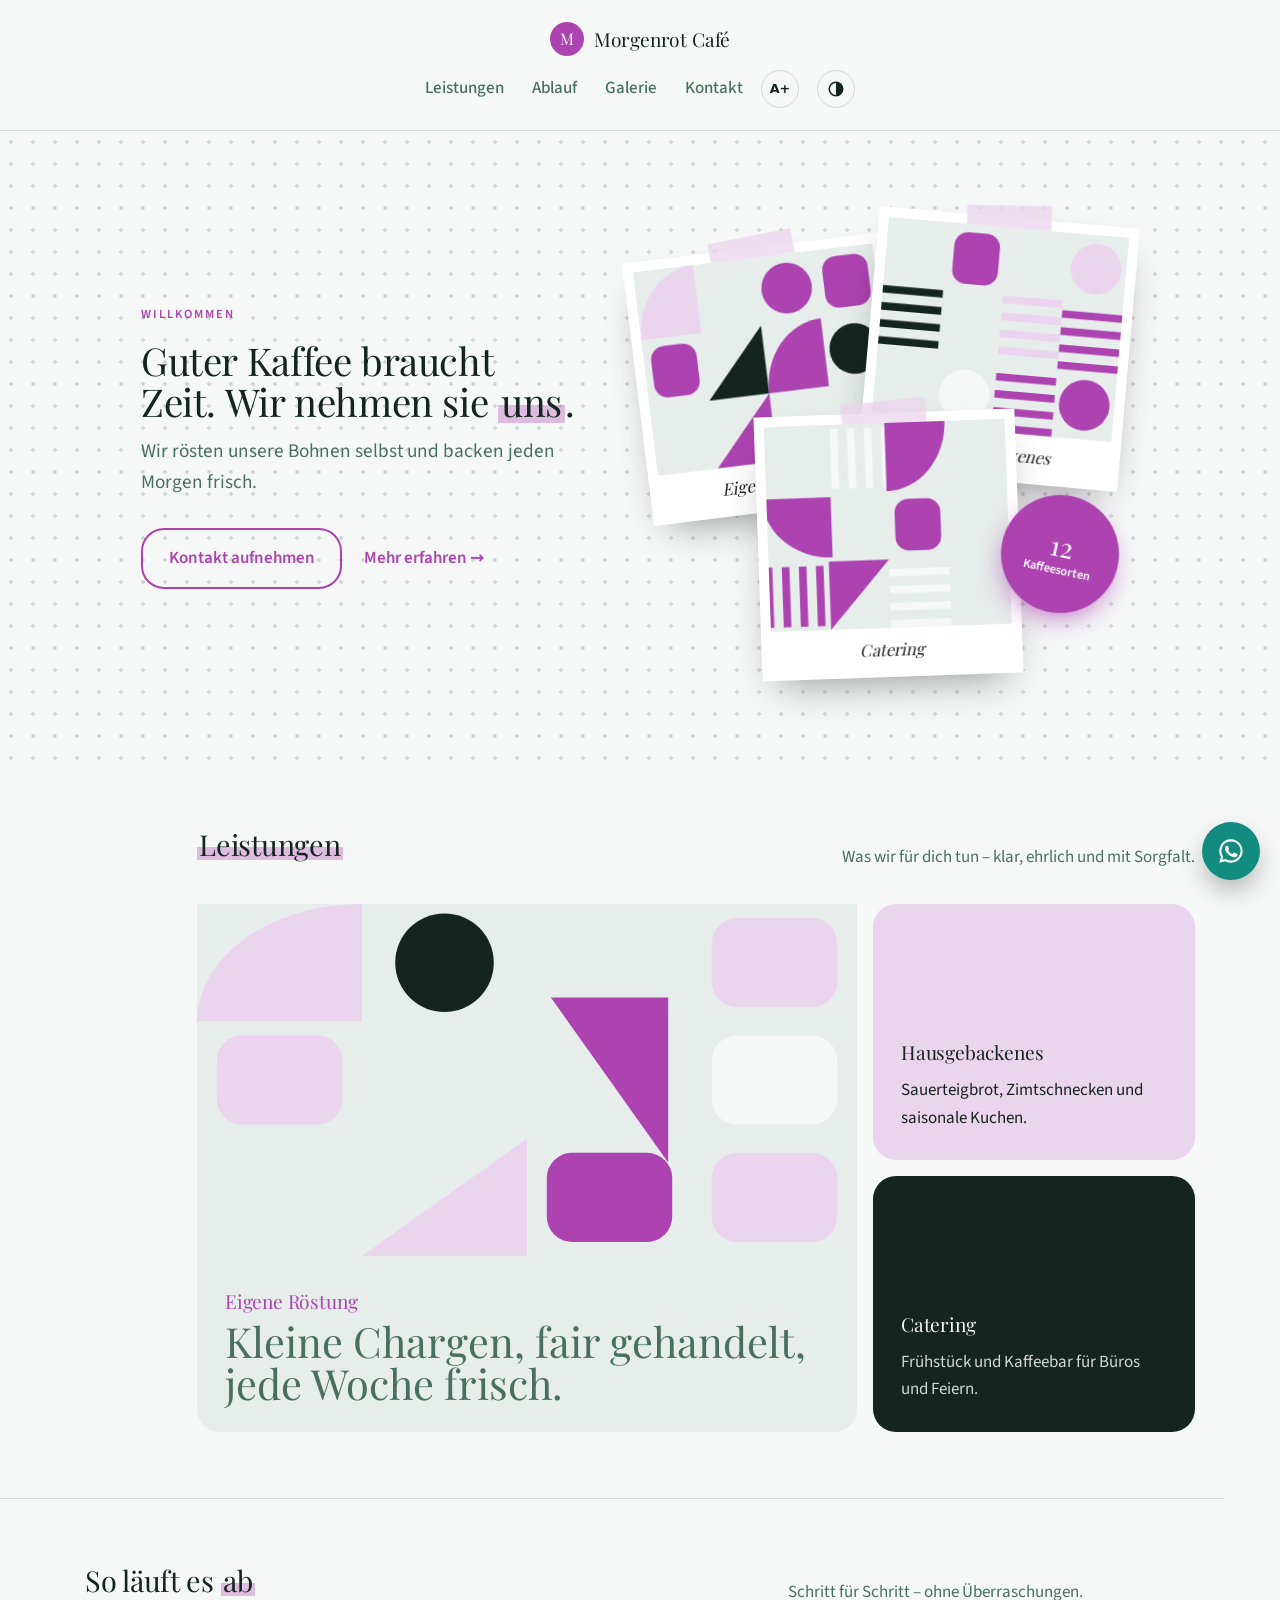
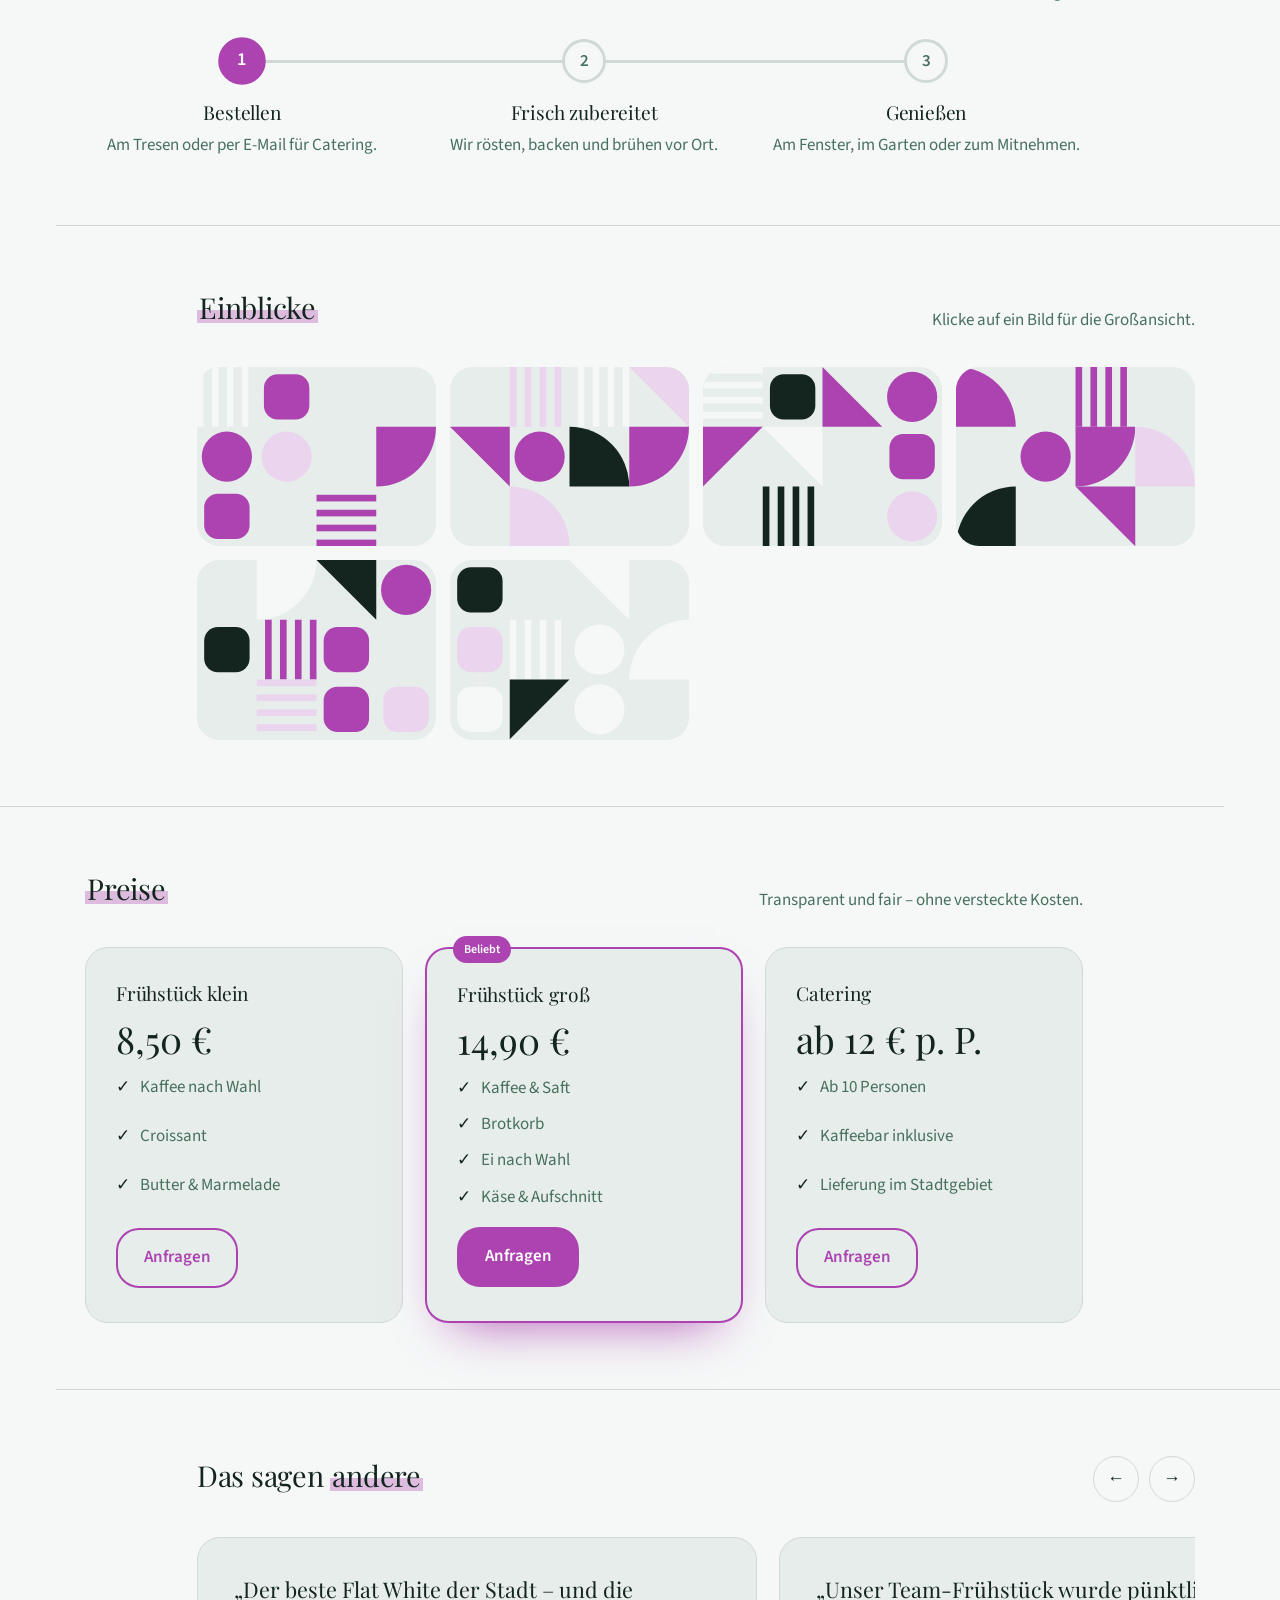
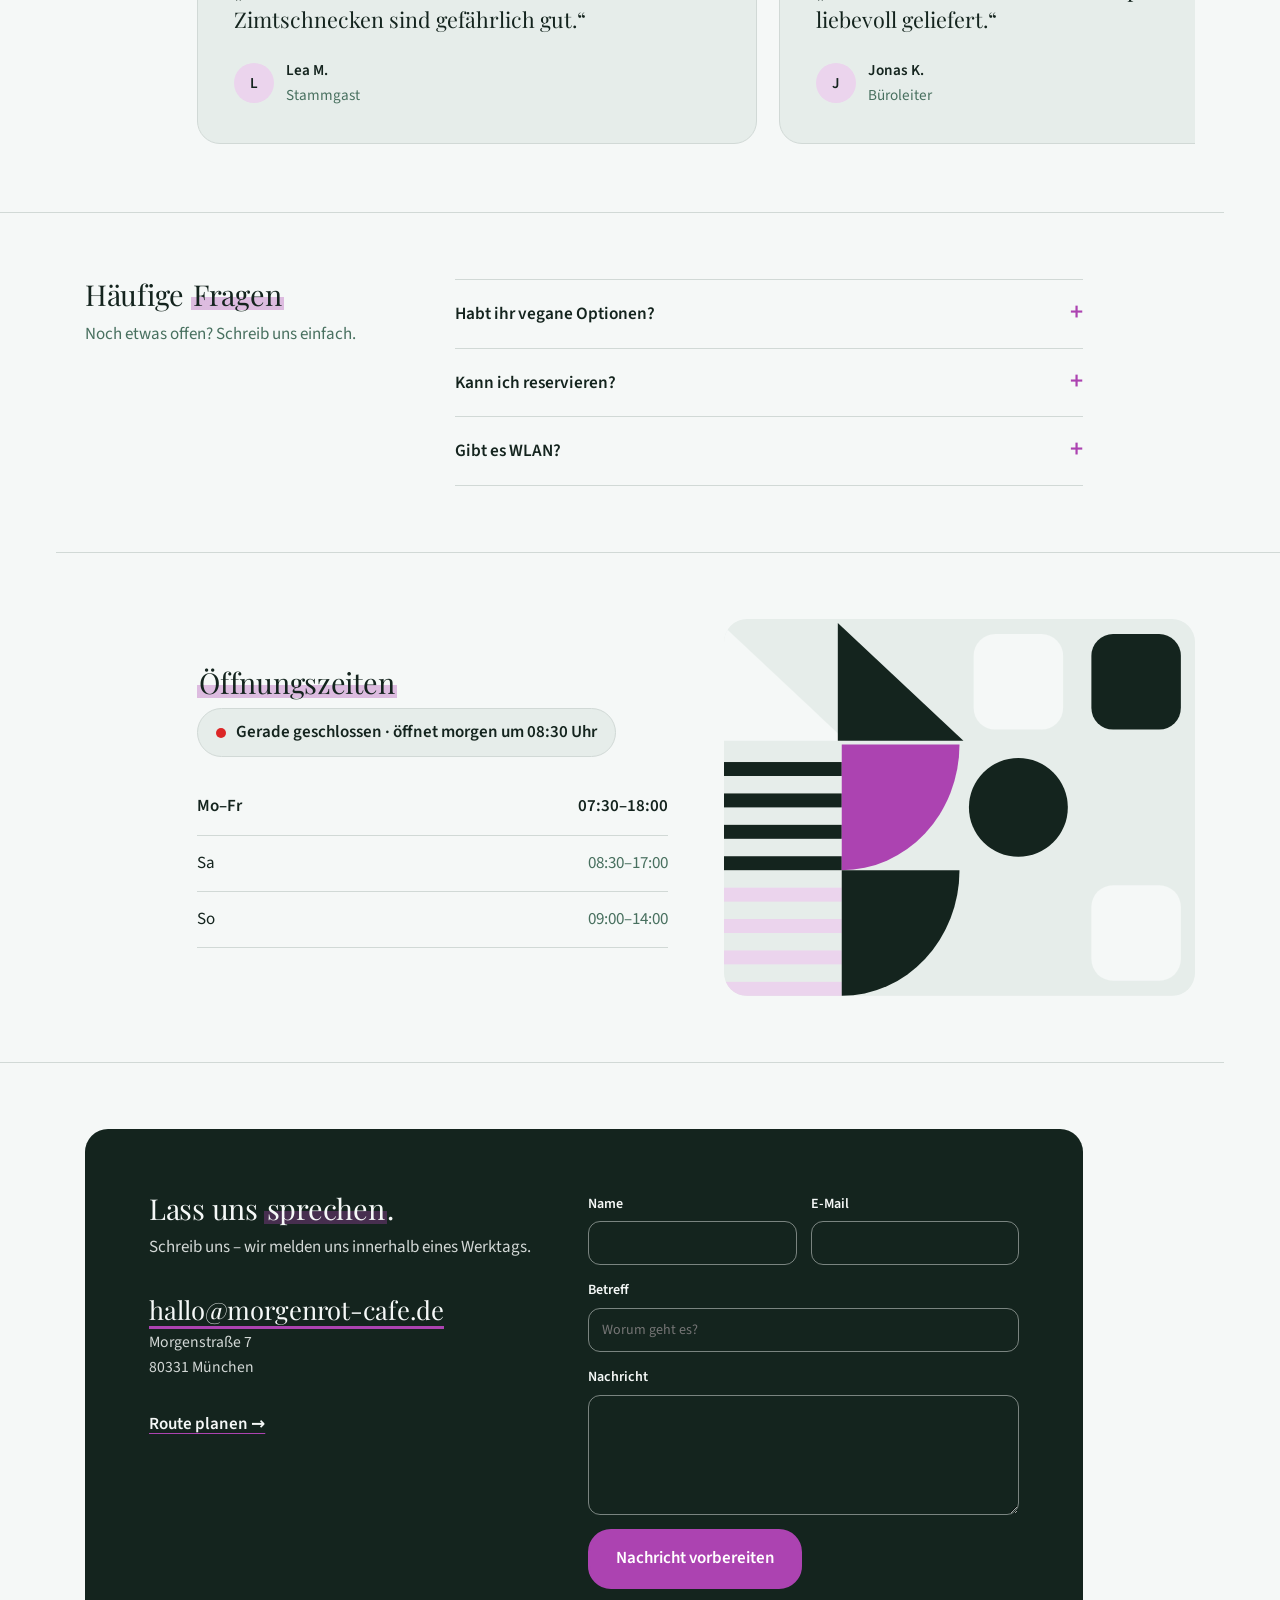
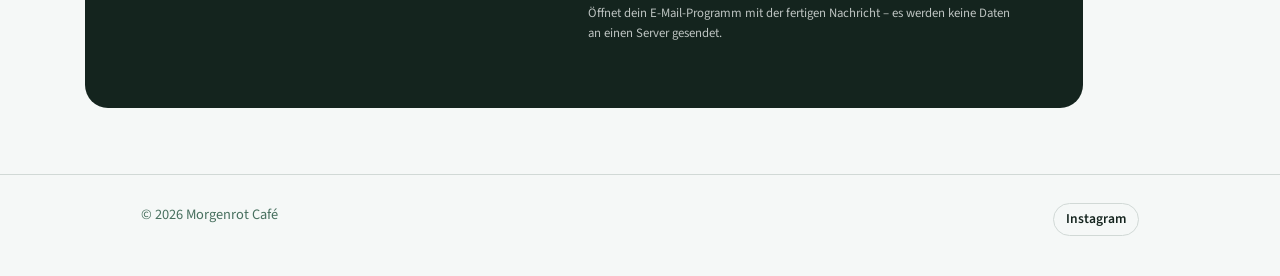
<file: genom/beispiele/morgenrot-cafe.html>
<!doctype html>
<html lang="de">
<head>
<meta charset="utf-8">
<meta name="viewport" content="width=device-width, initial-scale=1">
<title>Morgenrot Café</title>
<meta name="description" content="Guter Kaffee braucht Zeit. Wir nehmen sie uns. – Wir rösten unsere Bohnen selbst und backen jeden Morgen frisch.">
<meta name="generator" content="Genom – evolutionärer Website-Builder · Genom 6ed82f28780ad321e2b367f867133a5ae6402086">
<meta name="theme-color" content="#f5f8f7">
<meta property="og:type" content="website"><meta property="og:locale" content="de_DE">
<meta property="og:title" content="Morgenrot Café"><meta property="og:description" content="Guter Kaffee braucht Zeit. Wir nehmen sie uns. – Wir rösten unsere Bohnen selbst und backen jeden Morgen frisch.">
<meta name="twitter:card" content="summary">
<link rel="icon" href="data:image/svg+xml,%3Csvg%20xmlns%3D'http%3A%2F%2Fwww.w3.org%2F2000%2Fsvg'%20viewBox%3D'0%200%2064%2064'%3E%3Crect%20width%3D'64'%20height%3D'64'%20rx%3D'32'%20fill%3D'%23ac43b1'%2F%3E%3Ctext%20x%3D'50%25'%20y%3D'54%25'%20text-anchor%3D'middle'%20dominant-baseline%3D'middle'%20font-family%3D'Arial%2Csans-serif'%20font-weight%3D'700'%20font-size%3D'36'%20fill%3D'%23ffffff'%3EM%3C%2Ftext%3E%3C%2Fsvg%3E">
<script type="application/ld+json">{"@context":"https://schema.org","@type":"LocalBusiness","name":"Morgenrot Café","description":"Guter Kaffee braucht Zeit. Wir nehmen sie uns. – Wir rösten unsere Bohnen selbst und backen jeden Morgen frisch.","email":"hallo@morgenrot-cafe.de","address":"Morgenstraße 7, 80331 München","openingHours":["Mo,Tu,We,Th,Fr 07:30-18:00","Sa 08:30-17:00","Su 09:00-14:00"],"sameAs":["https://www.instagram.com/holzwerk.berger/"]}</script>
<style>@font-face{font-family:'Playfair Display';font-style:normal;font-weight:400 900;font-display:swap;src:url([data-uri]) format("woff2");unicode-range:U+0000-00FF, U+0131, U+0152-0153, U+02BB-02BC, U+02C6, U+02DA, U+02DC, U+0304, U+0308, U+0329, U+2000-206F, U+20AC, U+2122, U+2191, U+2193, U+2212, U+2215, U+FEFF, U+FFFD}
@font-face{font-family:'Source Sans 3';font-style:normal;font-weight:400 600;font-display:swap;src:url([data-uri]) format("woff2");unicode-range:U+0000-00FF, U+0131, U+0152-0153, U+02BB-02BC, U+02C6, U+02DA, U+02DC, U+0304, U+0308, U+0329, U+2000-206F, U+20AC, U+2122, U+2191, U+2193, U+2212, U+2215, U+FEFF, U+FFFD}</style>
<style>
*{box-sizing:border-box}html{scroll-behavior:smooth}
:root{--bg:#f5f8f7;--fg:#14241e;--surface:#e6edea;--muted:#48705f;--line:#d1d9d6;--at:#ac43b1;--tint:#ebd4ed;--t-base:#f5f8f7;--t-surface:#e6edea;--t-ink:#14241e;--t-band:#ac43b1;color-scheme:light}
html.flip{--bg:#14241e;--fg:#f5f8f7;--surface:#1e382e;--muted:#a8c7ba;--line:#3c4943;--at:#c167c5;--tint:#532556;--t-base:#14241e;--t-surface:#1e382e;--t-ink:#f5f8f7;color-scheme:dark}
html.flip .tone-surface{--bg:#1e382e;--surface:#14241e}
html.flip .tone-ink{--bg:#f5f8f7;--fg:#14241e;--surface:#e6edea;--muted:#48705f;--line:#d1d9d6;--at:#ac43b1;--tint:#ebd4ed}
body{transition:background-color .4s,color .4s}
.tone-surface{--bg:#e6edea;--surface:#f5f8f7}
.tone-ink{--bg:#14241e;--fg:#f5f8f7;--surface:#1e382e;--muted:#a8c7ba;--line:#3c4943;--at:#c167c5;--tint:#532556}
.tone-band{--bg:#ac43b1;--fg:#ffffff;--muted:#ffffff;--at:#ffffff}
html.big{font-size:118%}
body{margin:0;background:var(--bg);color:var(--fg);font-family:"Source Sans 3",system-ui,sans-serif;font-size:1.0625rem;line-height:1.6;-webkit-font-smoothing:antialiased}
a{color:inherit}
.wrap{max-width:1046px;margin:0 auto;padding:0 24px}
h1,h2,h3{font-family:"Playfair Display",Georgia,serif;font-weight:400;letter-spacing:-0.010em;line-height:1.05;margin:0 0 .4em;text-wrap:balance}
h1{font-size:clamp(2.4rem,6vw,2.12rem)}h2{font-size:clamp(1.8rem,3.4vw,1.51rem)}h3{font-size:1.20rem;line-height:1.2}
p{margin:0 0 1em}.lead{font-size:1.2rem;color:var(--muted);max-width:38em}
.eyebrow{font-size:.78rem;text-transform:uppercase;letter-spacing:.16em;font-weight:600;color:var(--at);margin-bottom:1.2em}
.btn{display:inline-flex;align-items:center;justify-content:center;padding:.85em 1.5em;font-weight:600;text-decoration:none;border-radius:23px;transition:transform .15s,box-shadow .15s;border:2px solid #ac43b1}
.btn:hover{transform:translateY(-2px)}
.btn.filled{background:#ac43b1;color:#ffffff}
.btn.pill{background:#ac43b1;color:#ffffff;border-radius:999px}
.btn.outline{background:transparent;color:var(--at);border-color:var(--at)}
.btn.link{background:none;border:0;border-bottom:3px solid #ac43b1;border-radius:0;padding:.3em 0;color:var(--fg)}
.btn.sm{padding:.55em 1.1em;font-size:.92rem}.btn.link.sm{padding:.2em 0}
.more{text-decoration:none;font-weight:600;color:var(--at)}.more:hover{text-decoration:underline}
.actions{display:flex;flex-wrap:wrap;gap:22px;align-items:center;margin-top:1.8em}
:focus-visible{outline:3px solid #ac43b1;outline-offset:3px}
.progress{position:fixed;top:0;left:0;right:0;height:3px;background:#ac43b1;transform:scaleX(0);transform-origin:0 50%;z-index:50;pointer-events:none}
.nav{padding:22px 0;border-bottom:1px solid var(--line)}
.nav .wrap{display:flex;align-items:center;justify-content:space-between;gap:20px}
.nav nav{display:flex;gap:28px;flex-wrap:wrap}.nav nav a{text-decoration:none;color:var(--muted);font-weight:500}.nav nav a:hover{color:var(--fg)}
.n1 .wrap{flex-direction:column;gap:14px}.n2{border-bottom:0}
.logo{display:inline-flex;align-items:center;gap:10px;text-decoration:none;font-family:"Playfair Display",sans-serif;font-weight:400;font-size:1.2rem;letter-spacing:-0.010em}
.mark{width:34px;height:34px;display:grid;place-items:center;background:#ac43b1;color:#ffffff;border-radius:17px;font-size:1rem}
.art{border-radius:23px;overflow:hidden;line-height:0}.art svg{width:100%;height:auto;display:block}

/* Hero */
.hero{padding:86px 0;position:relative}
.hero h1,.hero .lead,.hero .actions,.hero .eyebrow,.hero .art,.hero .t,.hero .disc,.hero .mag-meta{animation:rise .9s cubic-bezier(.2,.7,.2,1) both}
.hero h1{animation-delay:.08s}.hero .lead{animation-delay:.18s}.hero .actions{animation-delay:.28s}.hero .art,.hero .disc{animation-delay:.2s}
@keyframes rise{from{opacity:0;transform:translateY(22px)}}
.h0{text-align:center}.h0 .lead{margin:0 auto}.h0 .actions{justify-content:center}.h0 h1{max-width:14em;margin-left:auto;margin-right:auto}
.h1 .wrap{display:grid;grid-template-columns:1.1fr 1fr;gap:56px;align-items:center}
.h1 .art svg{aspect-ratio:5/4}
.h1 .arch{border-radius:999px 999px 23px 23px}.h1 .arch svg{aspect-ratio:4/5}
.h1 .offset{box-shadow:18px 18px 0 #ac43b1;overflow:hidden}
.h2 h1{font-size:clamp(3rem,9vw,2.45rem);max-width:none}
.h2 .row,.h7 .row{display:grid;grid-template-columns:1.3fr 1fr;gap:40px;border-top:2px solid var(--fg);padding-top:28px;margin-top:20px;align-items:start}
.h2 .actions,.h7 .actions{margin-top:0;justify-content:flex-end}
.h3{background:#ac43b1}
.h3 .card{background:var(--bg);border-radius:23px;padding:clamp(28px,5vw,64px);max-width:760px}
.h4 .mag-meta{display:flex;justify-content:space-between;gap:16px;flex-wrap:wrap;border-top:4px solid var(--fg);border-bottom:1px solid var(--line);padding:10px 0;font-size:.75rem;text-transform:uppercase;letter-spacing:.16em;font-weight:700;margin-bottom:clamp(28px,5vw,56px)}
.h4 .mag-grid{display:grid;grid-template-columns:auto 1.35fr 1fr;gap:clamp(20px,4vw,56px);align-items:start}
.h4 .mag-side{writing-mode:vertical-rl;transform:rotate(180deg);text-transform:uppercase;letter-spacing:.24em;font-size:.75rem;color:var(--at);font-weight:700;margin:0}
.h4 .mag-art{margin:clamp(0px,7vw,110px) 0 0}.h4 .mag-art svg{aspect-ratio:3/4}
.h4 figcaption{margin-top:10px;font-size:.8rem;color:var(--muted);font-style:italic}
.h5 .bento{display:grid;grid-template-columns:repeat(4,1fr);grid-auto-rows:minmax(150px,auto);gap:14px}
.h5 .t{border-radius:23px;padding:clamp(20px,3vw,36px);overflow:hidden;display:flex;flex-direction:column;justify-content:space-between;gap:10px}
.h5 .ta{grid-column:span 2;grid-row:span 2;background:var(--surface);justify-content:center}
.h5 .ta h1{font-size:clamp(2.2rem,4.6vw,1.91rem)}
.h5 .tb{grid-column:span 2;padding:0}.h5 .tb svg{width:100%;height:100%;min-height:200px;display:block}
.h5 .tc{background:#ac43b1;color:#ffffff;animation-delay:.25s}
.h5 .tc b{font-family:"Playfair Display",sans-serif;font-size:clamp(2.6rem,4.5vw,3.8rem);line-height:1;font-weight:400}
.h5 .td{background:var(--fg);color:var(--bg);animation-delay:.35s}.h5 .td p{font-family:"Playfair Display",serif;font-size:1.15rem;line-height:1.35;margin:0}.h5 .td small{opacity:.8}
.h6{background:#ac43b1;--fg:#ffffff;--muted:#ffffff;--at:#ffffff;color:var(--fg);overflow:hidden}
.h6 .wrap{display:grid;grid-template-columns:1.3fr 1fr;gap:48px;align-items:center;position:relative;z-index:1}
.h6 .btn{background:#ffffff;color:#ac43b1;border:2px solid #ffffff;padding:.85em 1.5em;border-radius:23px}
.h6 .ghost{position:absolute;left:-.04em;right:0;bottom:-.16em;font-family:"Playfair Display",sans-serif;font-weight:400;font-size:clamp(5rem,19vw,17rem);line-height:1;white-space:nowrap;color:transparent;-webkit-text-stroke:2px #ffffff;opacity:.28;pointer-events:none;letter-spacing:-.03em}
.h6 .disc{border-radius:50%;overflow:hidden;aspect-ratio:1;max-width:420px;justify-self:end;width:100%;box-shadow:0 0 0 10px #ffffff22}.h6 .disc svg{width:100%;height:100%;display:block}
.h7{padding-bottom:59px}.h7 h1{font-size:clamp(2.8rem,7.5vw,2.37rem)}
.marquee{background:#ac43b1;color:#ffffff;overflow:hidden;padding:18px 0;border-block:2px solid var(--fg)}
.marquee .track{display:flex;width:max-content;gap:28px;align-items:center;animation:mq 38s linear infinite}
.marquee span{font-family:"Playfair Display",sans-serif;font-weight:400;font-size:clamp(1.4rem,3vw,2.2rem);white-space:nowrap;letter-spacing:-0.010em}.marquee i{font-style:normal;opacity:.7}
.marquee:hover .track{animation-play-state:paused}
@keyframes mq{to{transform:translateX(-50%)}}
.h8 .stack{font-size:clamp(2.8rem,10vw,2.59rem);line-height:.98;margin-bottom:.45em}
.h8 .stack span{display:block}.h8 .s1{font-style:italic;color:var(--at);padding-left:12%}.h8 .s2{color:transparent;-webkit-text-stroke:.03em var(--fg)}.h8 .s3{text-align:right}
.h8 .row{display:grid;grid-template-columns:1.2fr auto 150px;gap:32px;align-items:center;border-top:1px solid var(--line);padding-top:28px}.h8 .actions{margin-top:0}
.h8 .mini-art{width:150px;height:150px;border-radius:50%;overflow:hidden;animation:spin 40s linear infinite}.h8 .mini-art svg{width:100%;height:100%;display:block}
@keyframes spin{to{transform:rotate(360deg)}}
.h9{overflow:hidden;isolation:isolate}
.h9 .aurora{position:absolute;inset:-35%;z-index:-2;background:conic-gradient(from 0deg,#ac43b1,var(--tint),var(--bg),#ac43b1,var(--tint),#ac43b1);filter:blur(90px);opacity:.5;animation:spin 26s linear infinite}
.h9 .floor{position:absolute;left:-50%;right:-50%;bottom:-6%;height:52%;z-index:-1;background-image:linear-gradient(color-mix(in srgb,var(--fg) 24%,transparent) 1px,transparent 1px),linear-gradient(90deg,color-mix(in srgb,var(--fg) 24%,transparent) 1px,transparent 1px);background-size:64px 64px;transform:perspective(520px) rotateX(64deg);transform-origin:50% 100%;-webkit-mask-image:linear-gradient(to top,#000 5%,transparent 80%);mask-image:linear-gradient(to top,#000 5%,transparent 80%);animation:floor 3.5s linear infinite}
@keyframes floor{to{background-position:0 64px}}
.h9 .wrap{display:grid;grid-template-columns:1.25fr 1fr;gap:48px;align-items:center}
.h9 .hud{grid-column:1/-1;display:flex;justify-content:space-between;gap:12px;flex-wrap:wrap;font-family:ui-monospace,SFMono-Regular,Menlo,monospace;font-size:.72rem;letter-spacing:.2em;text-transform:uppercase;color:var(--muted);border-bottom:1px dashed color-mix(in srgb,var(--fg) 30%,transparent);padding-bottom:12px}
.h9 .hud span:first-child::before{content:"";display:inline-block;width:7px;height:7px;border-radius:50%;background:#ac43b1;margin-right:9px;box-shadow:0 0 10px #ac43b1;animation:blink 1.6s steps(2) infinite}
@keyframes blink{50%{opacity:.2}}
.h9 .glass{background:color-mix(in srgb,var(--bg) 84%,transparent);-webkit-backdrop-filter:blur(18px);backdrop-filter:blur(18px);border:1px solid color-mix(in srgb,var(--fg) 16%,transparent);border-radius:23px;padding:clamp(26px,4vw,52px);box-shadow:0 30px 90px -30px #ac43b199,inset 0 1px 0 color-mix(in srgb,var(--fg) 12%,transparent)}
.h9 .orbit{position:relative;aspect-ratio:1;max-width:400px;width:100%;justify-self:center}
.h9 .orbit .core{position:absolute;inset:16%;border-radius:50%;overflow:hidden;box-shadow:0 0 70px -10px #ac43b1}.h9 .orbit .core svg{width:100%;height:100%;display:block}
.h9 .orbit .ring{position:absolute;inset:4%;border-radius:50%;border:1.5px dashed color-mix(in srgb,var(--fg) 40%,transparent);animation:spin 34s linear infinite}
.h9 .orbit .r2{inset:-3%;border:2px solid transparent;border-top-color:#ac43b1;border-right-color:#ac43b1;animation-duration:9s;animation-direction:reverse}
.h10{text-align:center;overflow:hidden;--mx:50%;--my:40%;background:radial-gradient(520px circle at var(--mx) var(--my),color-mix(in srgb,#ac43b1 22%,transparent),transparent 70%)}
.h10 h1{font-size:clamp(3rem,10vw,2.54rem);line-height:1;margin:0 auto .35em;max-width:none}
.h10 .w{display:inline-block;white-space:nowrap}
.h10 .k{display:inline-block;transition:transform .35s cubic-bezier(.2,.7,.2,1),color .35s;animation:kwave 1.1s cubic-bezier(.2,.7,.2,1) backwards}
.h10 .w:nth-child(2n) .k{animation-delay:.08s}.h10 .k:nth-child(3n){animation-delay:.14s}.h10 .k:nth-child(3n+1){animation-delay:.04s}
@keyframes kwave{from{opacity:0;transform:translateY(.6em) rotate(8deg)}}
.h10 .lead{margin:0 auto}.h10 .actions{justify-content:center}
.h11 .wrap{display:grid;grid-template-columns:1fr 1.1fr;gap:40px;align-items:center}
.h11 .board{position:relative;height:460px}
.pola{position:absolute;margin:0;width:52%;background:#fff;padding:10px 10px 14px;box-shadow:0 18px 40px -18px rgba(0,0,0,.45);transition:transform .4s cubic-bezier(.2,.7,.2,1),z-index 0s;animation:rise .9s backwards}
.pola .art{border-radius:2px}.pola .art svg{aspect-ratio:400/340}
.pola figcaption{font-family:"Playfair Display",serif;font-style:italic;font-size:1.05rem;color:#222;margin-top:8px;text-align:center}
.pola::before{content:"";position:absolute;top:-12px;left:50%;width:84px;height:24px;margin-left:-42px;background:color-mix(in srgb,#ebd4ed 75%,transparent);transform:rotate(-4deg);box-shadow:0 1px 2px rgba(0,0,0,.1)}
.pola.p0{left:0;top:30px;transform:rotate(-7deg);animation-delay:.1s}.pola.p1{right:2%;top:0;transform:rotate(5deg);animation-delay:.22s}.pola.p2{left:24%;bottom:0;transform:rotate(-2deg);animation-delay:.34s}
.pola:hover{transform:rotate(0) scale(1.05);z-index:5}
.sticker{position:absolute;right:4%;bottom:14%;z-index:6;width:118px;height:118px;border-radius:50%;background:#ac43b1;color:#ffffff;display:grid;place-content:center;text-align:center;font-size:.78rem;font-weight:600;line-height:1.2;transform:rotate(12deg);box-shadow:0 10px 30px -10px #ac43b1;animation:wob 6s ease-in-out infinite}
.sticker b{display:block;font-family:"Playfair Display",sans-serif;font-size:1.7rem;font-weight:400}
@keyframes wob{50%{transform:rotate(4deg) scale(1.04)}}
.h12 .term{max-width:860px;margin:0 auto;background:var(--fg);color:var(--bg);border-radius:18px;overflow:hidden;box-shadow:0 40px 80px -40px rgba(0,0,0,.6)}
.term-bar{display:flex;align-items:center;gap:7px;padding:12px 16px;border-bottom:1px solid color-mix(in srgb,var(--bg) 18%,transparent);font-family:ui-monospace,SFMono-Regular,Menlo,monospace;font-size:.75rem;opacity:.85}
.term-bar i{width:11px;height:11px;border-radius:50%;background:color-mix(in srgb,var(--bg) 35%,transparent)}.term-bar i:first-child{background:#ac43b1}
.term-bar span{margin-left:auto}
.term-body{padding:clamp(22px,4vw,44px);font-family:ui-monospace,SFMono-Regular,Menlo,monospace}
.term-body .cmd,.term-body .out{margin:0 0 .4em;font-size:.95rem;opacity:.85}.term-body .pr{opacity:.7}
.term-body .ok{color:#ac43b1}
.term-body h1{font-family:"Playfair Display",sans-serif;color:inherit;margin:.3em 0 .6em;min-height:1.1em}
.term-body h1::after{content:"";display:inline-block;width:.5em;height:.9em;background:#ac43b1;margin-left:.08em;vertical-align:-.08em;animation:blink 1s steps(2) infinite}
.term-body .lead{color:inherit;opacity:.8;margin-top:1.2em}.term-body .more{color:inherit}
.term-body .btn.outline{color:var(--bg);border-color:var(--bg)}.term-body .btn.link{color:var(--bg)}
.h9 .sat{position:absolute;top:-8px;left:calc(50% - 7px);width:14px;height:14px;border-radius:50%;background:#ac43b1;box-shadow:0 0 18px #ac43b1}

/* Bereiche */
section{padding:66px 0;background:var(--bg);color:var(--fg)}
.tone-base+.tone-base,.tone-surface+.tone-surface{border-top:1px solid var(--line)}
.sep{line-height:0;display:block;margin:-1px 0}.sep svg{display:block;width:100%;height:clamp(28px,5vw,72px)}
.sec-head{display:flex;justify-content:space-between;align-items:end;gap:20px;margin-bottom:33px}
.sec-head p{color:var(--muted);max-width:24em;margin:0}
.fgrid{display:grid;grid-template-columns:repeat(auto-fit,minmax(240px,1fr));gap:22px}
.fcard{background:var(--surface);border-radius:23px;padding:30px;border:1px solid var(--line)}
.fcard p,.frow p,.fzig p,.tp p{color:var(--muted);margin:0}
.ico{display:inline-grid;place-items:center;width:44px;height:44px;border-radius:22px;background:var(--tint);color:var(--fg);font-weight:700;font-size:.9rem;margin-bottom:22px}
.frow{display:grid;grid-template-columns:110px 1fr 1.4fr;gap:24px;align-items:baseline;padding:28px 0;border-top:1px solid var(--line)}
.frow:last-child{border-bottom:1px solid var(--line)}
.big{font-family:"Playfair Display",sans-serif;font-size:2.6rem;font-weight:400;color:var(--at);line-height:1}
.fzig{display:grid;grid-template-columns:1fr 1fr;gap:56px;align-items:center;margin-bottom:46px}
.fzig:last-child{margin-bottom:0}.fzig.rev .art{order:2}.fzig .art svg{aspect-ratio:4/3}
.fbento{display:grid;grid-template-columns:repeat(3,1fr);gap:16px}
.fb{border-radius:23px;padding:28px;background:var(--surface);display:flex;flex-direction:column;justify-content:flex-end;gap:6px;min-height:190px}
.fb p{margin:0;color:var(--muted)}.fb.alt{background:var(--tint)}.fb.alt p{color:var(--fg)}
.fb.inv{background:var(--fg);color:var(--bg)}.fb.inv p{color:inherit;opacity:.85}
.fb.big{grid-column:span 2;grid-row:span 2;padding:0;justify-content:stretch;display:grid;grid-template-rows:1fr auto}
.fb.big .art{border-radius:0}.fb.big .art svg{height:100%;object-fit:cover;aspect-ratio:auto;min-height:220px}.fb.big .fbt{padding:28px}
.ftabs{display:grid;grid-template-columns:1fr 1.4fr;gap:48px;align-items:start}
.tl{display:grid;gap:4px}
.tl button{all:unset;box-sizing:border-box;cursor:pointer;display:flex;gap:16px;align-items:baseline;padding:16px 20px;border-radius:16px;font-family:"Playfair Display",sans-serif;font-size:1.35rem;font-weight:400;color:var(--muted);transition:background .2s,color .2s}
.tl button span{font-family:"Source Sans 3",sans-serif;font-size:.8rem;color:var(--at)}
.tl button[aria-selected=true]{background:var(--surface);color:var(--fg)}
.tl button:focus-visible{outline:3px solid #ac43b1}
html.js .tp:not(.on){display:none}.tp .art svg{aspect-ratio:16/10}.tp h3{margin-top:22px}
html.js .tp.on{animation:rise .5s ease both}
html:not(.js) .tl{display:none}html:not(.js) .ftabs{grid-template-columns:1fr}html:not(.js) .tp{margin-bottom:40px}
.about blockquote{margin:0;font-family:"Playfair Display",serif;font-weight:400;font-size:clamp(1.5rem,3vw,1.41rem);line-height:1.3;letter-spacing:-0.010em;max-width:28em}
.about blockquote::before{content:"";display:block;width:64px;height:6px;background:#ac43b1;border-radius:3px;margin-bottom:28px}
.cta .box{background:var(--fg);color:var(--bg);border-radius:23px;padding:clamp(28px,5vw,64px);display:grid;grid-template-columns:1fr 1.1fr;gap:48px;align-items:start}
.cta .box p{opacity:.85;max-width:30em;margin:0 0 1.6em}
.cta .mail{display:inline-block;font-family:"Playfair Display",sans-serif;font-size:clamp(1.15rem,2.2vw,1.6rem);font-weight:400;color:var(--bg);text-decoration-thickness:3px;text-underline-offset:6px;text-decoration-color:#ac43b1;overflow-wrap:anywhere}
.cf{display:grid;gap:14px}.cf .two{display:grid;grid-template-columns:1fr 1fr;gap:14px}
.cf label{display:grid;gap:6px;font-size:.88rem;font-weight:600}
.cf input,.cf textarea{font:inherit;font-weight:400;color:var(--bg);background:transparent;border:1.5px solid color-mix(in srgb,var(--bg) 45%,transparent);border-radius:12px;padding:.7em .9em;width:100%}
.cf input:focus,.cf textarea:focus{border-color:#ac43b1;outline:none}
.cf textarea{min-height:120px;resize:vertical}
.cf button{justify-self:start;cursor:pointer;font:inherit;font-weight:600}
.cf small{opacity:.75;font-size:.8rem}
.stats .grid{display:grid;grid-template-columns:repeat(auto-fit,minmax(170px,1fr));gap:28px;text-align:center}
.stat b{display:block;font-family:"Playfair Display",sans-serif;font-size:clamp(2.4rem,5vw,3.8rem);font-weight:400;line-height:1.05;letter-spacing:-0.010em;font-variant-numeric:tabular-nums;color:var(--at)}
.stat span{color:var(--muted)}
.gal{display:grid;grid-template-columns:repeat(auto-fill,minmax(230px,1fr));gap:14px}
.tile{padding:0;border:0;border-radius:23px;overflow:hidden;cursor:zoom-in;aspect-ratio:4/3;background:var(--surface);display:block;width:100%}
.tile img,.tile svg{width:100%;height:100%;object-fit:cover;display:block;transition:transform .5s}
.tile:hover img,.tile:hover svg{transform:scale(1.05)}
dialog.lb{border:0;padding:0;background:transparent;max-width:94vw;max-height:94vh;overflow:visible}
dialog.lb::backdrop{background:rgba(0,0,0,.88)}
.lb-stage img,.lb-stage svg{display:block;max-width:90vw;max-height:78vh;width:auto;height:auto;border-radius:14px}
.lb-stage svg{width:min(90vw,1000px)}
.lb-bar{display:flex;align-items:center;justify-content:space-between;gap:12px;margin-top:12px;color:#fff}
.lb-bar button{background:rgba(255,255,255,.16);color:#fff;border:0;border-radius:999px;width:44px;height:44px;font-size:1.15rem;cursor:pointer}
.lb-bar button:hover{background:rgba(255,255,255,.28)}
.plans{display:grid;grid-template-columns:repeat(auto-fit,minmax(250px,1fr));gap:22px;align-items:stretch}
.plan{background:var(--surface);border:1px solid var(--line);border-radius:23px;padding:34px 30px;display:flex;flex-direction:column;gap:16px;position:relative}
.plan.hl-plan{border:2px solid #ac43b1;box-shadow:0 24px 50px -28px #ac43b1}
.plan .badge{position:absolute;top:-13px;left:26px;background:#ac43b1;color:#ffffff;font-size:.75rem;font-weight:700;padding:4px 11px;border-radius:999px}
.plan h3{margin:0}.plan .price{font-family:"Playfair Display",sans-serif;font-size:2.3rem;font-weight:400;line-height:1}
.plan ul{list-style:none;padding:0;margin:0;display:grid;gap:9px;color:var(--muted);flex:1}
.plan li::before{content:"✓";color:var(--fg);font-weight:700;margin-right:10px}
.plan .btn{align-self:flex-start}
.qnav{display:flex;gap:10px}.qnav button{width:46px;height:46px;border-radius:50%;border:1.5px solid var(--line);background:var(--bg);color:var(--fg);font-size:1.1rem;cursor:pointer}
.qnav button:hover{border-color:var(--fg)}
.quotes{display:grid;grid-auto-flow:column;grid-auto-columns:min(100%,560px);gap:22px;overflow-x:auto;scroll-snap-type:x mandatory;scrollbar-width:none;padding:2px}
.quotes::-webkit-scrollbar{display:none}
.quote{scroll-snap-align:start;background:var(--surface);border:1px solid var(--line);border-radius:23px;padding:36px;margin:0;display:flex;flex-direction:column;justify-content:space-between;gap:24px}
.quote blockquote{margin:0;font-family:"Playfair Display",serif;font-size:1.35rem;line-height:1.4;font-weight:400}
.quote figcaption{display:flex;align-items:center;gap:12px;color:var(--muted);font-size:.95rem}
.quote figcaption i{width:40px;height:40px;border-radius:50%;background:var(--tint);color:var(--fg);display:grid;place-items:center;font-style:normal;font-weight:700}
.quote figcaption b{color:var(--fg);display:block}
.split{display:grid;grid-template-columns:1fr 2fr;gap:56px}
.faq details{border-top:1px solid var(--line)}.faq details:last-child{border-bottom:1px solid var(--line)}
.faq summary{cursor:pointer;list-style:none;display:flex;justify-content:space-between;gap:20px;padding:20px 0;font-weight:600;font-size:1.08rem}
.faq summary::-webkit-details-marker{display:none}
.faq summary::after{content:"+";font-size:1.6rem;line-height:1;color:var(--at);transition:transform .25s;flex:none}
.faq details[open] summary::after{transform:rotate(45deg)}
.faq details p{color:var(--muted);margin:0 0 22px;max-width:46em}
.hours .split{grid-template-columns:1fr 1fr;align-items:center}
.nav-r{display:flex;align-items:center;gap:18px;flex-wrap:wrap}
.mark-img{height:36px;width:auto;max-width:130px;object-fit:contain;border-radius:8px}
.big-t{width:38px;height:38px;border-radius:50%;border:1.5px solid var(--line);background:transparent;color:var(--fg);cursor:pointer;font:700 .8rem/1 system-ui,sans-serif;flex:none}
.big-t:hover{border-color:var(--fg)}.big-t[aria-pressed=true]{background:var(--fg);color:var(--bg)}
.notice{display:flex;align-items:center;justify-content:center;gap:12px;background:#ac43b1;color:#ffffff;padding:10px 48px;position:relative;font-weight:600;font-size:.95rem;text-align:center}
.notice a{color:inherit;text-decoration-thickness:2px;text-underline-offset:3px}
.notice button{position:absolute;right:12px;top:50%;transform:translateY(-50%);background:transparent;border:0;color:inherit;font-size:1rem;cursor:pointer;width:32px;height:32px}
.totop{position:fixed;right:20px;bottom:20px;z-index:39;width:46px;height:46px;border-radius:50%;border:1.5px solid var(--line);background:var(--bg);color:var(--fg);font-size:1.2rem;cursor:pointer;opacity:0;transform:translateY(12px);pointer-events:none;transition:opacity .3s,transform .3s;box-shadow:0 10px 30px -10px rgba(0,0,0,.4)}
.totop.up{bottom:90px}.totop.show{opacity:1;transform:none;pointer-events:auto}
.people{display:grid;grid-template-columns:repeat(auto-fit,minmax(210px,1fr));gap:22px}
.person{text-align:center;padding:8px}
.avatar{width:96px;height:96px;border-radius:50%;display:grid;place-items:center;margin:0 auto 16px;font-family:"Playfair Display",sans-serif;font-weight:400;font-size:1.8rem;color:#ffffff;background:conic-gradient(from var(--rot),#ac43b1,var(--tint),#ac43b1);box-shadow:0 14px 30px -14px #ac43b1}
.person h3{margin:0 0 2px}.person .role{color:var(--at);font-weight:600;font-size:.9rem;margin:0 0 8px}.person p{color:var(--muted);margin:0}
.steps{list-style:none;margin:0;padding:0;display:grid;grid-template-columns:repeat(var(--n),1fr);gap:28px;position:relative}
.steps::before,.steps::after{content:"";position:absolute;top:21px;left:calc(50% / var(--n));right:calc(50% / var(--n));height:3px;border-radius:2px;background:var(--line)}
.steps::after{right:auto;width:calc((100% - 100% / var(--n)) * var(--p, 0));background:#ac43b1;transition:width .25s linear}
.steps li{position:relative;text-align:center}
.steps .num{position:relative;z-index:1;width:44px;height:44px;border-radius:50%;display:grid;place-items:center;margin:0 auto 18px;font-weight:700;background:var(--bg);border:3px solid var(--line);color:var(--muted);transition:background .4s,border-color .4s,color .4s,transform .4s}
.steps li.done .num{background:#ac43b1;border-color:#ac43b1;color:#ffffff;transform:scale(1.08)}
.steps p{color:var(--muted);margin:0}
.theme-t{width:38px;height:38px;border-radius:50%;border:1.5px solid var(--line);background:transparent;color:var(--fg);cursor:pointer;display:grid;place-items:center;flex:none;transition:transform .4s}
.theme-t:hover{border-color:var(--fg)}.theme-t[aria-pressed=true]{transform:rotate(180deg)}
.addr{margin-top:28px;font-size:.98rem;opacity:.9}.addr a{color:inherit}
.route{display:inline-block;margin-top:6px;font-weight:600;color:var(--bg);text-decoration:underline;text-decoration-color:#ac43b1;text-underline-offset:4px}
.socials{display:flex;gap:8px;flex-wrap:wrap}
.socials a{text-decoration:none;font-size:.85rem;font-weight:600;padding:.35em .9em;border:1.5px solid var(--line);border-radius:999px;color:var(--fg)}
.socials a:hover{border-color:var(--fg)}
.wa{position:fixed;right:20px;bottom:20px;z-index:40;width:58px;height:58px;border-radius:50%;background:#128C7E;color:#fff;display:grid;place-items:center;box-shadow:0 12px 30px -8px rgba(0,0,0,.45);transition:transform .2s}
.wa:hover{transform:scale(1.08)}
.hours table{width:100%;border-collapse:collapse}.hours td{padding:14px 0;border-bottom:1px solid var(--line)}
.hours td:last-child{text-align:right;color:var(--muted)}.hours tr.today td{font-weight:700;color:var(--fg)}
.live{display:none;align-items:center;gap:10px;font-weight:600;padding:10px 18px;border-radius:999px;background:var(--surface);border:1px solid var(--line);margin-bottom:22px}
html.js .live{display:inline-flex}
.live i{width:10px;height:10px;border-radius:50%;background:var(--muted)}
.live.open i{background:#16a34a;box-shadow:0 0 0 4px rgba(22,163,74,.25)}.live.closed i{background:#dc2626}
.legal{font-size:.92rem;color:var(--muted);border-top:1px solid var(--line)}
.legal h2{font-size:1.5rem;color:var(--fg)}.legal h3{font-size:1.02rem;color:var(--fg);margin:1.6em 0 .4em;font-family:"Source Sans 3",system-ui,sans-serif;font-weight:600;letter-spacing:0}
.legal .cols{display:grid;grid-template-columns:1fr 2fr;gap:56px}.legal p{max-width:46em}.legal a{color:var(--at)}
.legal .missing{background:var(--tint);color:var(--fg);padding:0 .3em;border-radius:3px}
footer{padding:28px 0 40px;color:var(--muted);font-size:.9rem;border-top:1px solid var(--line)}
footer .wrap{display:flex;justify-content:space-between;flex-wrap:wrap;gap:12px}

/* Scroll-Animationen */
html.js .rv{opacity:0;transition:opacity .8s ease,transform .9s cubic-bezier(.2,.7,.2,1),clip-path 1s cubic-bezier(.7,0,.2,1)}
html.js .rv.in{opacity:1;transform:none;clip-path:inset(0)}
html.js .rv:nth-of-type(odd){transform:translateX(-56px)}html.js .rv:nth-of-type(even){transform:translateX(56px)}main{overflow-x:clip}
.hl{background:linear-gradient(transparent 58%,#ac43b155 58%,#ac43b155 92%,transparent 92%);padding:0 .08em}

@media (max-width:860px){
  .nav nav{gap:16px;font-size:.95rem}.n0 .wrap{flex-direction:column;align-items:flex-start;gap:12px}
  .h1 .wrap,.h2 .row,.h7 .row,.h6 .wrap,.h9 .wrap,.h11 .wrap,.fzig,.frow,.ftabs{grid-template-columns:1fr;gap:20px}.h11 .board{height:340px}.sticker{width:96px;height:96px}
  .steps{grid-template-columns:1fr!important;gap:26px!important;padding-left:58px}.steps::before,.steps::after{left:21px!important;right:auto!important;top:0!important;bottom:0;width:3px!important;height:auto!important}.steps::after{height:calc(var(--p,0)*100%)!important}.steps li{text-align:left!important}.steps .num{position:absolute;left:-58px;margin:0!important}.h9 .orbit{max-width:240px}.fzig.rev .art{order:0}
  .h2 .actions,.h7 .actions{justify-content:flex-start}
  .h4 .mag-grid{grid-template-columns:1fr}.h4 .mag-side{writing-mode:horizontal-tb;transform:none}.h4 .mag-art{margin-top:0}
  .h5 .bento{grid-template-columns:1fr 1fr}.h5 .ta,.h5 .tb{grid-column:1/-1;grid-row:auto}
  .h6 .disc{justify-self:start;max-width:260px}
  .h8 .row{grid-template-columns:1fr;gap:20px}.h8 .mini-art{width:110px;height:110px}.h8 .s1{padding-left:6%}
  .fbento{grid-template-columns:1fr}.fb.big{grid-column:auto;grid-row:auto}
  .sec-head{flex-direction:column;align-items:start}.frow{gap:6px}.legal .cols{grid-template-columns:1fr;gap:8px}
  .cta .box,.split,.hours .split,.cf .two{grid-template-columns:1fr;gap:24px}.quote{padding:26px}
}
@media (max-width:480px){.h5 .bento{grid-template-columns:1fr}.nav-r{gap:8px}.nav nav{gap:12px;font-size:.88rem}.theme-t,.big-t{width:34px;height:34px}}
@media print{
  .theme-t,.big-t,.wa,.totop,.progress,.notice,.marquee,.qnav,.sep,.cf button,.cf small,.lb{display:none!important}
  *{animation:none!important;transition:none!important}html.js .rv{opacity:1!important;transform:none!important;clip-path:none!important}
  body{background:#fff!important;color:#000!important}section{padding:28px 0!important;break-inside:avoid}
  .wrap a[href^="http"]::after{content:" (" attr(href) ")";font-size:.8em}
}
@media (prefers-reduced-motion:reduce){
  html{scroll-behavior:auto}*{animation:none!important}.btn,.tile img,.tile svg{transition:none}
  html.js .rv{opacity:1;transform:none;clip-path:none;transition:none}
}
.hero:not(.h3):not(.h6):not(.h10){background-image:radial-gradient(var(--line) 1.6px,transparent 1.6px);background-size:22px 22px}</style>
</head>
<body>
<div class="progress" aria-hidden="true"></div>

<header class="nav n1"><div class="wrap"><a class="logo" href="#"><span class="mark">M</span>Morgenrot Café</a><div class="nav-r"><nav><a href="#leistungen">Leistungen</a><a href="#ablauf">Ablauf</a><a href="#galerie">Galerie</a><a href="#kontakt">Kontakt</a></nav><button class="big-t" type="button" aria-pressed="false" aria-label="Schrift vergrößern" title="Schrift vergrößern">A+</button><button class="theme-t" type="button" aria-pressed="false" aria-label="Hell- oder Dunkelmodus umschalten" title="Hell / Dunkel"><svg width="18" height="18" viewBox="0 0 24 24" aria-hidden="true"><circle cx="12" cy="12" r="9" fill="none" stroke="currentColor" stroke-width="2"/><path d="M12 3a9 9 0 0 1 0 18z" fill="currentColor"/></svg></button></div></div></header>
<main>
<section class="hero h11"><div class="wrap"><div><p class="eyebrow">Willkommen</p><h1>Guter Kaffee braucht Zeit. Wir nehmen sie <span class="hl">uns</span>.</h1><p class="lead">Wir rösten unsere Bohnen selbst und backen jeden Morgen frisch.</p><div class="actions"><a class="btn outline" href="#kontakt">Kontakt aufnehmen</a><a class="more" href="#leistungen">Mehr erfahren →</a></div></div>
<div class="board" aria-hidden="true"><figure class="pola p0"><div class="art"><svg viewBox="0 0 400 340" xmlns="http://www.w3.org/2000/svg" role="img" aria-label="Abstrakte Illustration" preserveAspectRatio="xMidYMid slice"><rect width="400" height="340" fill="#e6edea"/><path d="M0 113.33333333333333A100 113.33333333333333 0 0 1 100 0L100 113.33333333333333Z" fill="#ebd4ed" transform="rotate(0 50 56.666666666666664)"/><circle cx="250" cy="56.666666666666664" r="42" fill="#ac43b1"/><rect x="312" y="13.6" width="76" height="86.13333333333333" rx="23" fill="#ac43b1"/><rect x="12" y="126.93333333333332" width="76" height="86.13333333333333" rx="23" fill="#ac43b1"/><path d="M100 113.33333333333333L200 113.33333333333333L100 226.66666666666666Z" fill="#14241e" transform="rotate(180 150 170)"/><path d="M200 226.66666666666666A100 113.33333333333333 0 0 1 300 113.33333333333333L300 226.66666666666666Z" fill="#ac43b1" transform="rotate(0 250 170)"/><circle cx="350" cy="170" r="42" fill="#14241e"/><path d="M100 226.66666666666666L200 226.66666666666666L100 340Z" fill="#ac43b1" transform="rotate(180 150 283.3333333333333)"/></svg></div><figcaption>Eigene Röstung</figcaption></figure><figure class="pola p1"><div class="art"><svg viewBox="0 0 400 340" xmlns="http://www.w3.org/2000/svg" role="img" aria-label="Abstrakte Illustration" preserveAspectRatio="xMidYMid slice"><rect width="400" height="340" fill="#e6edea"/><rect x="112" y="13.6" width="76" height="86.13333333333333" rx="23" fill="#ac43b1"/><circle cx="350" cy="56.666666666666664" r="42" fill="#ebd4ed"/><rect x="0" y="113.33333333333333" width="100" height="12.592592592592592" fill="#14241e" transform="rotate(0 50 170)"/><rect x="0" y="141.66666666666666" width="100" height="12.592592592592592" fill="#14241e" transform="rotate(0 50 170)"/><rect x="0" y="170" width="100" height="12.592592592592592" fill="#14241e" transform="rotate(0 50 170)"/><rect x="0" y="198.33333333333331" width="100" height="12.592592592592592" fill="#14241e" transform="rotate(0 50 170)"/><rect x="200" y="113.33333333333333" width="100" height="12.592592592592592" fill="#ebd4ed" transform="rotate(0 250 170)"/><rect x="200" y="141.66666666666666" width="100" height="12.592592592592592" fill="#ebd4ed" transform="rotate(0 250 170)"/><rect x="200" y="170" width="100" height="12.592592592592592" fill="#ebd4ed" transform="rotate(0 250 170)"/><rect x="200" y="198.33333333333331" width="100" height="12.592592592592592" fill="#ebd4ed" transform="rotate(0 250 170)"/><rect x="300" y="113.33333333333333" width="100" height="12.592592592592592" fill="#ac43b1" transform="rotate(180 350 170)"/><rect x="300" y="141.66666666666666" width="100" height="12.592592592592592" fill="#ac43b1" transform="rotate(180 350 170)"/><rect x="300" y="170" width="100" height="12.592592592592592" fill="#ac43b1" transform="rotate(180 350 170)"/><rect x="300" y="198.33333333333331" width="100" height="12.592592592592592" fill="#ac43b1" transform="rotate(180 350 170)"/><circle cx="150" cy="283.3333333333333" r="42" fill="#f5f8f7"/><rect x="200" y="226.66666666666666" width="100" height="12.592592592592592" fill="#ac43b1" transform="rotate(180 250 283.3333333333333)"/><rect x="200" y="255" width="100" height="12.592592592592592" fill="#ac43b1" transform="rotate(180 250 283.3333333333333)"/><rect x="200" y="283.3333333333333" width="100" height="12.592592592592592" fill="#ac43b1" transform="rotate(180 250 283.3333333333333)"/><rect x="200" y="311.66666666666663" width="100" height="12.592592592592592" fill="#ac43b1" transform="rotate(180 250 283.3333333333333)"/><circle cx="350" cy="283.3333333333333" r="42" fill="#ac43b1"/></svg></div><figcaption>Hausgebackenes</figcaption></figure><figure class="pola p2"><div class="art"><svg viewBox="0 0 400 340" xmlns="http://www.w3.org/2000/svg" role="img" aria-label="Abstrakte Illustration" preserveAspectRatio="xMidYMid slice"><rect width="400" height="340" fill="#e6edea"/><rect x="100" y="0" width="100" height="12.592592592592592" fill="#f5f8f7" transform="rotate(90 150 56.666666666666664)"/><rect x="100" y="28.333333333333332" width="100" height="12.592592592592592" fill="#f5f8f7" transform="rotate(90 150 56.666666666666664)"/><rect x="100" y="56.666666666666664" width="100" height="12.592592592592592" fill="#f5f8f7" transform="rotate(90 150 56.666666666666664)"/><rect x="100" y="85" width="100" height="12.592592592592592" fill="#f5f8f7" transform="rotate(90 150 56.666666666666664)"/><path d="M200 113.33333333333333A100 113.33333333333333 0 0 1 300 0L300 113.33333333333333Z" fill="#ac43b1" transform="rotate(180 250 56.666666666666664)"/><path d="M0 226.66666666666666A100 113.33333333333333 0 0 1 100 113.33333333333333L100 226.66666666666666Z" fill="#ac43b1" transform="rotate(270 50 170)"/><rect x="212" y="126.93333333333332" width="76" height="86.13333333333333" rx="23" fill="#ac43b1"/><rect x="0" y="226.66666666666666" width="100" height="12.592592592592592" fill="#ac43b1" transform="rotate(270 50 283.3333333333333)"/><rect x="0" y="255" width="100" height="12.592592592592592" fill="#ac43b1" transform="rotate(270 50 283.3333333333333)"/><rect x="0" y="283.3333333333333" width="100" height="12.592592592592592" fill="#ac43b1" transform="rotate(270 50 283.3333333333333)"/><rect x="0" y="311.66666666666663" width="100" height="12.592592592592592" fill="#ac43b1" transform="rotate(270 50 283.3333333333333)"/><path d="M100 226.66666666666666L200 226.66666666666666L100 340Z" fill="#ac43b1" transform="rotate(0 150 283.3333333333333)"/><rect x="200" y="226.66666666666666" width="100" height="12.592592592592592" fill="#f5f8f7" transform="rotate(180 250 283.3333333333333)"/><rect x="200" y="255" width="100" height="12.592592592592592" fill="#f5f8f7" transform="rotate(180 250 283.3333333333333)"/><rect x="200" y="283.3333333333333" width="100" height="12.592592592592592" fill="#f5f8f7" transform="rotate(180 250 283.3333333333333)"/><rect x="200" y="311.66666666666663" width="100" height="12.592592592592592" fill="#f5f8f7" transform="rotate(180 250 283.3333333333333)"/></svg></div><figcaption>Catering</figcaption></figure>
<span class="sticker"><b>12</b>Kaffeesorten</span></div></div></section>

<section class="tone-base features rv" id="leistungen"><div class="wrap">
<div class="sec-head"><h2><span class="hl">Leistungen</span></h2><p>Was wir für dich tun – klar, ehrlich und mit Sorgfalt.</p></div>
<div class="fbento"><article class="fb big"><div class="art"><svg viewBox="0 0 600 320" xmlns="http://www.w3.org/2000/svg" role="img" aria-label="Abstrakte Illustration" preserveAspectRatio="xMidYMid slice"><rect width="600" height="320" fill="#e6edea"/><path d="M0 106.66666666666667A150 106.66666666666667 0 0 1 150 0L150 106.66666666666667Z" fill="#ebd4ed" transform="rotate(0 75 53.333333333333336)"/><circle cx="225" cy="53.333333333333336" r="44.8" fill="#14241e"/><rect x="468" y="12.8" width="114" height="81.06666666666668" rx="23" fill="#ebd4ed"/><rect x="18" y="119.46666666666667" width="114" height="81.06666666666668" rx="23" fill="#ebd4ed"/><path d="M300 106.66666666666667L450 106.66666666666667L300 213.33333333333334Z" fill="#ac43b1" transform="rotate(90 375 160)"/><rect x="468" y="119.46666666666667" width="114" height="81.06666666666668" rx="23" fill="#f5f8f7"/><path d="M150 213.33333333333334L300 213.33333333333334L150 320Z" fill="#ebd4ed" transform="rotate(180 225 266.6666666666667)"/><rect x="318" y="226.13333333333335" width="114" height="81.06666666666668" rx="23" fill="#ac43b1"/><rect x="468" y="226.13333333333335" width="114" height="81.06666666666668" rx="23" fill="#ebd4ed"/></svg></div><div class="fbt"><h3>Eigene Röstung</h3><p>Kleine Chargen, fair gehandelt, jede Woche frisch.</p></div></article><article class="fb alt"><h3>Hausgebackenes</h3><p>Sauerteigbrot, Zimtschnecken und saisonale Kuchen.</p></article><article class="fb inv"><h3>Catering</h3><p>Frühstück und Kaffeebar für Büros und Feiern.</p></article></div></div></section>

<section class="tone-base process rv" id="ablauf"><div class="wrap">
<div class="sec-head"><h2>So läuft es <span class="hl">ab</span></h2><p>Schritt für Schritt – ohne Überraschungen.</p></div>
<ol class="steps" style="--n:3"><li><span class="num">1</span><h3>Bestellen</h3><p>Am Tresen oder per E-Mail für Catering.</p></li><li><span class="num">2</span><h3>Frisch zubereitet</h3><p>Wir rösten, backen und brühen vor Ort.</p></li><li><span class="num">3</span><h3>Genießen</h3><p>Am Fenster, im Garten oder zum Mitnehmen.</p></li></ol>
</div></section>

<section class="tone-base gallery rv" id="galerie"><div class="wrap">
<div class="sec-head"><h2><span class="hl">Einblicke</span></h2><p>Klicke auf ein Bild für die Großansicht.</p></div>
<div class="gal"><button class="tile" aria-label="Illustration 1 vergrößern"><svg viewBox="0 0 400 300" xmlns="http://www.w3.org/2000/svg" role="img" aria-label="Abstrakte Illustration" preserveAspectRatio="xMidYMid slice"><rect width="400" height="300" fill="#e6edea"/><rect x="0" y="0" width="100" height="11.11111111111111" fill="#f5f8f7" transform="rotate(270 50 50)"/><rect x="0" y="25" width="100" height="11.11111111111111" fill="#f5f8f7" transform="rotate(270 50 50)"/><rect x="0" y="50" width="100" height="11.11111111111111" fill="#f5f8f7" transform="rotate(270 50 50)"/><rect x="0" y="75" width="100" height="11.11111111111111" fill="#f5f8f7" transform="rotate(270 50 50)"/><rect x="112" y="12" width="76" height="76" rx="23" fill="#ac43b1"/><circle cx="50" cy="150" r="42" fill="#ac43b1"/><circle cx="150" cy="150" r="42" fill="#ebd4ed"/><path d="M300 200A100 100 0 0 1 400 100L400 200Z" fill="#ac43b1" transform="rotate(180 350 150)"/><rect x="12" y="212" width="76" height="76" rx="23" fill="#ac43b1"/><rect x="200" y="200" width="100" height="11.11111111111111" fill="#ac43b1" transform="rotate(180 250 250)"/><rect x="200" y="225" width="100" height="11.11111111111111" fill="#ac43b1" transform="rotate(180 250 250)"/><rect x="200" y="250" width="100" height="11.11111111111111" fill="#ac43b1" transform="rotate(180 250 250)"/><rect x="200" y="275" width="100" height="11.11111111111111" fill="#ac43b1" transform="rotate(180 250 250)"/></svg></button><button class="tile" aria-label="Illustration 2 vergrößern"><svg viewBox="0 0 400 300" xmlns="http://www.w3.org/2000/svg" role="img" aria-label="Abstrakte Illustration" preserveAspectRatio="xMidYMid slice"><rect width="400" height="300" fill="#e6edea"/><rect x="100" y="0" width="100" height="11.11111111111111" fill="#ebd4ed" transform="rotate(270 150 50)"/><rect x="100" y="25" width="100" height="11.11111111111111" fill="#ebd4ed" transform="rotate(270 150 50)"/><rect x="100" y="50" width="100" height="11.11111111111111" fill="#ebd4ed" transform="rotate(270 150 50)"/><rect x="100" y="75" width="100" height="11.11111111111111" fill="#ebd4ed" transform="rotate(270 150 50)"/><rect x="200" y="0" width="100" height="11.11111111111111" fill="#f5f8f7" transform="rotate(90 250 50)"/><rect x="200" y="25" width="100" height="11.11111111111111" fill="#f5f8f7" transform="rotate(90 250 50)"/><rect x="200" y="50" width="100" height="11.11111111111111" fill="#f5f8f7" transform="rotate(90 250 50)"/><rect x="200" y="75" width="100" height="11.11111111111111" fill="#f5f8f7" transform="rotate(90 250 50)"/><path d="M300 0L400 0L300 100Z" fill="#ebd4ed" transform="rotate(90 350 50)"/><path d="M0 100L100 100L0 200Z" fill="#ac43b1" transform="rotate(90 50 150)"/><circle cx="150" cy="150" r="42" fill="#ac43b1"/><path d="M200 200A100 100 0 0 1 300 100L300 200Z" fill="#14241e" transform="rotate(90 250 150)"/><path d="M300 200A100 100 0 0 1 400 100L400 200Z" fill="#ac43b1" transform="rotate(180 350 150)"/><path d="M100 300A100 100 0 0 1 200 200L200 300Z" fill="#ebd4ed" transform="rotate(90 150 250)"/></svg></button><button class="tile" aria-label="Illustration 3 vergrößern"><svg viewBox="0 0 400 300" xmlns="http://www.w3.org/2000/svg" role="img" aria-label="Abstrakte Illustration" preserveAspectRatio="xMidYMid slice"><rect width="400" height="300" fill="#e6edea"/><rect x="0" y="0" width="100" height="11.11111111111111" fill="#f5f8f7" transform="rotate(0 50 50)"/><rect x="0" y="25" width="100" height="11.11111111111111" fill="#f5f8f7" transform="rotate(0 50 50)"/><rect x="0" y="50" width="100" height="11.11111111111111" fill="#f5f8f7" transform="rotate(0 50 50)"/><rect x="0" y="75" width="100" height="11.11111111111111" fill="#f5f8f7" transform="rotate(0 50 50)"/><rect x="112" y="12" width="76" height="76" rx="23" fill="#14241e"/><path d="M200 0L300 0L200 100Z" fill="#ac43b1" transform="rotate(270 250 50)"/><circle cx="350" cy="50" r="42" fill="#ac43b1"/><path d="M0 100L100 100L0 200Z" fill="#ac43b1" transform="rotate(0 50 150)"/><path d="M100 100L200 100L100 200Z" fill="#f5f8f7" transform="rotate(90 150 150)"/><rect x="312" y="112" width="76" height="76" rx="23" fill="#ac43b1"/><rect x="100" y="200" width="100" height="11.11111111111111" fill="#14241e" transform="rotate(270 150 250)"/><rect x="100" y="225" width="100" height="11.11111111111111" fill="#14241e" transform="rotate(270 150 250)"/><rect x="100" y="250" width="100" height="11.11111111111111" fill="#14241e" transform="rotate(270 150 250)"/><rect x="100" y="275" width="100" height="11.11111111111111" fill="#14241e" transform="rotate(270 150 250)"/><circle cx="350" cy="250" r="42" fill="#ebd4ed"/></svg></button><button class="tile" aria-label="Illustration 4 vergrößern"><svg viewBox="0 0 400 300" xmlns="http://www.w3.org/2000/svg" role="img" aria-label="Abstrakte Illustration" preserveAspectRatio="xMidYMid slice"><rect width="400" height="300" fill="#e6edea"/><path d="M0 100A100 100 0 0 1 100 0L100 100Z" fill="#ac43b1" transform="rotate(90 50 50)"/><rect x="200" y="0" width="100" height="11.11111111111111" fill="#ac43b1" transform="rotate(270 250 50)"/><rect x="200" y="25" width="100" height="11.11111111111111" fill="#ac43b1" transform="rotate(270 250 50)"/><rect x="200" y="50" width="100" height="11.11111111111111" fill="#ac43b1" transform="rotate(270 250 50)"/><rect x="200" y="75" width="100" height="11.11111111111111" fill="#ac43b1" transform="rotate(270 250 50)"/><circle cx="150" cy="150" r="42" fill="#ac43b1"/><path d="M200 200A100 100 0 0 1 300 100L300 200Z" fill="#ac43b1" transform="rotate(180 250 150)"/><path d="M300 200A100 100 0 0 1 400 100L400 200Z" fill="#ebd4ed" transform="rotate(90 350 150)"/><path d="M0 300A100 100 0 0 1 100 200L100 300Z" fill="#14241e" transform="rotate(0 50 250)"/><path d="M200 200L300 200L200 300Z" fill="#ac43b1" transform="rotate(90 250 250)"/></svg></button><button class="tile" aria-label="Illustration 5 vergrößern"><svg viewBox="0 0 400 300" xmlns="http://www.w3.org/2000/svg" role="img" aria-label="Abstrakte Illustration" preserveAspectRatio="xMidYMid slice"><rect width="400" height="300" fill="#e6edea"/><path d="M100 100A100 100 0 0 1 200 0L200 100Z" fill="#f5f8f7" transform="rotate(180 150 50)"/><path d="M200 0L300 0L200 100Z" fill="#14241e" transform="rotate(90 250 50)"/><circle cx="350" cy="50" r="42" fill="#ac43b1"/><rect x="12" y="112" width="76" height="76" rx="23" fill="#14241e"/><rect x="100" y="100" width="100" height="11.11111111111111" fill="#ac43b1" transform="rotate(90 150 150)"/><rect x="100" y="125" width="100" height="11.11111111111111" fill="#ac43b1" transform="rotate(90 150 150)"/><rect x="100" y="150" width="100" height="11.11111111111111" fill="#ac43b1" transform="rotate(90 150 150)"/><rect x="100" y="175" width="100" height="11.11111111111111" fill="#ac43b1" transform="rotate(90 150 150)"/><rect x="212" y="112" width="76" height="76" rx="23" fill="#ac43b1"/><rect x="100" y="200" width="100" height="11.11111111111111" fill="#ebd4ed" transform="rotate(0 150 250)"/><rect x="100" y="225" width="100" height="11.11111111111111" fill="#ebd4ed" transform="rotate(0 150 250)"/><rect x="100" y="250" width="100" height="11.11111111111111" fill="#ebd4ed" transform="rotate(0 150 250)"/><rect x="100" y="275" width="100" height="11.11111111111111" fill="#ebd4ed" transform="rotate(0 150 250)"/><rect x="212" y="212" width="76" height="76" rx="23" fill="#ac43b1"/><rect x="312" y="212" width="76" height="76" rx="23" fill="#ebd4ed"/></svg></button><button class="tile" aria-label="Illustration 6 vergrößern"><svg viewBox="0 0 400 300" xmlns="http://www.w3.org/2000/svg" role="img" aria-label="Abstrakte Illustration" preserveAspectRatio="xMidYMid slice"><rect width="400" height="300" fill="#e6edea"/><rect x="12" y="12" width="76" height="76" rx="23" fill="#14241e"/><path d="M200 0L300 0L200 100Z" fill="#f5f8f7" transform="rotate(90 250 50)"/><rect x="12" y="112" width="76" height="76" rx="23" fill="#ebd4ed"/><rect x="100" y="100" width="100" height="11.11111111111111" fill="#f5f8f7" transform="rotate(270 150 150)"/><rect x="100" y="125" width="100" height="11.11111111111111" fill="#f5f8f7" transform="rotate(270 150 150)"/><rect x="100" y="150" width="100" height="11.11111111111111" fill="#f5f8f7" transform="rotate(270 150 150)"/><rect x="100" y="175" width="100" height="11.11111111111111" fill="#f5f8f7" transform="rotate(270 150 150)"/><circle cx="250" cy="150" r="42" fill="#f5f8f7"/><path d="M300 200A100 100 0 0 1 400 100L400 200Z" fill="#f5f8f7" transform="rotate(0 350 150)"/><rect x="12" y="212" width="76" height="76" rx="23" fill="#f5f8f7"/><path d="M100 200L200 200L100 300Z" fill="#14241e" transform="rotate(0 150 250)"/><circle cx="250" cy="250" r="42" fill="#f5f8f7"/></svg></button></div></div></section>

<section class="tone-base pricing rv" id="preise"><div class="wrap">
<div class="sec-head"><h2><span class="hl">Preise</span></h2><p>Transparent und fair – ohne versteckte Kosten.</p></div>
<div class="plans"><article class="plan"><h3>Frühstück klein</h3><div class="price">8,50 €</div>
<ul><li>Kaffee nach Wahl</li><li>Croissant</li><li>Butter &amp; Marmelade</li></ul>
<a class="btn outline" href="#kontakt" data-subject="Anfrage: Frühstück klein">Anfragen</a></article><article class="plan hl-plan"><span class="badge">Beliebt</span><h3>Frühstück groß</h3><div class="price">14,90 €</div>
<ul><li>Kaffee &amp; Saft</li><li>Brotkorb</li><li>Ei nach Wahl</li><li>Käse &amp; Aufschnitt</li></ul>
<a class="btn filled" href="#kontakt" data-subject="Anfrage: Frühstück groß">Anfragen</a></article><article class="plan"><h3>Catering</h3><div class="price">ab 12 € p. P.</div>
<ul><li>Ab 10 Personen</li><li>Kaffeebar inklusive</li><li>Lieferung im Stadtgebiet</li></ul>
<a class="btn outline" href="#kontakt" data-subject="Anfrage: Catering">Anfragen</a></article></div></div></section>

<section class="tone-base testimonials rv" id="stimmen" data-carousel><div class="wrap">
<div class="sec-head"><h2>Das sagen <span class="hl">andere</span></h2><div class="qnav"><button data-dir="-1" aria-label="Zurück">←</button><button data-dir="1" aria-label="Weiter">→</button></div></div>
<div class="quotes" tabindex="0" aria-label="Das sagen andere"><figure class="quote"><blockquote>„Der beste Flat White der Stadt – und die Zimtschnecken sind gefährlich gut.“</blockquote><figcaption><i>L</i><span><b>Lea M.</b>Stammgast</span></figcaption></figure><figure class="quote"><blockquote>„Unser Team-Frühstück wurde pünktlich und liebevoll geliefert.“</blockquote><figcaption><i>J</i><span><b>Jonas K.</b>Büroleiter</span></figcaption></figure></div></div></section>

<section class="tone-base faq rv" id="faq"><div class="wrap split"><div class="sec-head" style="display:block"><h2>Häufige <span class="hl">Fragen</span></h2><p>Noch etwas offen? Schreib uns einfach.</p></div><div><details><summary>Habt ihr vegane Optionen?</summary><p>Ja – Hafermilch ohne Aufpreis und täglich mindestens zwei vegane Kuchen.</p></details><details><summary>Kann ich reservieren?</summary><p>Unter der Woche nicht nötig, am Wochenende gerne per E-Mail.</p></details><details><summary>Gibt es WLAN?</summary><p>Ja, kostenlos – fragt einfach an der Theke nach dem Passwort.</p></details></div></div></section>

<section class="tone-base hours rv" id="zeiten"><div class="wrap split"><div>
<h2><span class="hl">Öffnungszeiten</span></h2>
<p class="live" role="status" data-schedule='[[[450,1080]],[[450,1080]],[[450,1080]],[[450,1080]],[[450,1080]],[[510,1020]],[[540,840]]]'><i></i><span></span></p>
<table><tr data-days="0,1,2,3,4"><td>Mo–Fr</td><td>07:30–18:00</td></tr><tr data-days="5"><td>Sa</td><td>08:30–17:00</td></tr><tr data-days="6"><td>So</td><td>09:00–14:00</td></tr></table>
</div><div class="art"><svg viewBox="0 0 500 400" xmlns="http://www.w3.org/2000/svg" role="img" aria-label="Abstrakte Illustration" preserveAspectRatio="xMidYMid slice"><rect width="500" height="400" fill="#e6edea"/><path d="M0 0L125 0L0 133.33333333333334Z" fill="#f5f8f7" transform="rotate(270 62.5 66.66666666666667)"/><path d="M125 0L250 0L125 133.33333333333334Z" fill="#14241e" transform="rotate(270 187.5 66.66666666666667)"/><rect x="265" y="16" width="95" height="101.33333333333334" rx="23" fill="#f5f8f7"/><rect x="390" y="16" width="95" height="101.33333333333334" rx="23" fill="#14241e"/><rect x="0" y="133.33333333333334" width="125" height="14.814814814814817" fill="#14241e" transform="rotate(180 62.5 200)"/><rect x="0" y="166.66666666666669" width="125" height="14.814814814814817" fill="#14241e" transform="rotate(180 62.5 200)"/><rect x="0" y="200" width="125" height="14.814814814814817" fill="#14241e" transform="rotate(180 62.5 200)"/><rect x="0" y="233.33333333333334" width="125" height="14.814814814814817" fill="#14241e" transform="rotate(180 62.5 200)"/><path d="M125 266.6666666666667A125 133.33333333333334 0 0 1 250 133.33333333333334L250 266.6666666666667Z" fill="#ac43b1" transform="rotate(180 187.5 200)"/><circle cx="312.5" cy="200" r="52.5" fill="#14241e"/><rect x="0" y="266.6666666666667" width="125" height="14.814814814814817" fill="#ebd4ed" transform="rotate(180 62.5 333.33333333333337)"/><rect x="0" y="300" width="125" height="14.814814814814817" fill="#ebd4ed" transform="rotate(180 62.5 333.33333333333337)"/><rect x="0" y="333.33333333333337" width="125" height="14.814814814814817" fill="#ebd4ed" transform="rotate(180 62.5 333.33333333333337)"/><rect x="0" y="366.6666666666667" width="125" height="14.814814814814817" fill="#ebd4ed" transform="rotate(180 62.5 333.33333333333337)"/><path d="M125 400A125 133.33333333333334 0 0 1 250 266.6666666666667L250 400Z" fill="#14241e" transform="rotate(180 187.5 333.33333333333337)"/><rect x="390" y="282.6666666666667" width="95" height="101.33333333333334" rx="23" fill="#f5f8f7"/></svg></div></div></section>

<section class="tone-base cta rv" id="kontakt"><div class="wrap"><div class="box">
<div><h2>Lass uns <span class="hl">sprechen</span>.</h2><p>Schreib uns – wir melden uns innerhalb eines Werktags.</p><a class="mail" href="mailto:hallo@morgenrot-cafe.de">hallo@morgenrot-cafe.de</a><p class="addr">Morgenstraße 7<br>80331 München</p><a class="route" href="https://www.openstreetmap.org/search?query=Morgenstra%C3%9Fe%207%2C%2080331%20M%C3%BCnchen" target="_blank" rel="noopener">Route planen →</a></div>
<form class="cf" data-mail="hallo@morgenrot-cafe.de">
<div class="two"><label>Name<input name="cf-name" autocomplete="name" required></label><label>E-Mail<input name="cf-from" type="email" autocomplete="email"></label></div>
<label>Betreff<input name="cf-subject" placeholder="Worum geht es?"></label>
<label>Nachricht<textarea name="cf-msg" required></textarea></label>
<button class="btn filled" type="submit">Nachricht vorbereiten</button>
<small>Öffnet dein E-Mail-Programm mit der fertigen Nachricht – es werden keine Daten an einen Server gesendet.</small>
</form></div></div></section>


</main>
<footer><div class="wrap"><span>© 2026 Morgenrot Café</span><span class="socials"><a href="https://www.instagram.com/holzwerk.berger/" target="_blank" rel="noopener">Instagram</a></span></div></footer>
<button class="totop up" type="button" aria-label="Nach oben" title="Nach oben">↑</button>
<a class="wa" href="https://wa.me/491701234567" target="_blank" rel="noopener" aria-label="Per WhatsApp schreiben"><svg width="28" height="28" viewBox="0 0 24 24" fill="currentColor" aria-hidden="true"><path d="M12 2a10 10 0 0 0-8.6 15.1L2 22l5-1.3A10 10 0 1 0 12 2zm0 18.2a8.2 8.2 0 0 1-4.2-1.2l-.3-.2-3 .8.8-2.9-.2-.3A8.2 8.2 0 1 1 12 20.2zm4.5-6.1c-.2-.1-1.5-.7-1.7-.8s-.4-.1-.6.1l-.8 1c-.1.2-.3.2-.5.1a6.7 6.7 0 0 1-3.3-2.9c-.3-.4.2-.4.7-1.4.1-.2 0-.3 0-.4l-.8-1.8c-.2-.5-.4-.4-.6-.4h-.5a1 1 0 0 0-.7.3 3 3 0 0 0-.9 2.2 5.2 5.2 0 0 0 1.1 2.7 11.8 11.8 0 0 0 4.5 4c1.7.7 2.4.8 3.2.6a2.8 2.8 0 0 0 1.8-1.3 2.3 2.3 0 0 0 .2-1.3c-.1-.1-.3-.2-.5-.3z"/></svg></a>
<dialog class="lb" id="lb" aria-label="Bildansicht"><div class="lb-stage"></div><div class="lb-bar"><button data-prev aria-label="Vorheriges Bild">←</button><span class="lb-cap"></span><span><button data-next aria-label="Nächstes Bild">→</button> <button data-close aria-label="Schließen">✕</button></span></div></dialog>
<script>(function siteScript() {
  var d = document, reduce = window.matchMedia && matchMedia("(prefers-reduced-motion: reduce)").matches;
  d.documentElement.classList.add("js");
  function fmt(n, dec) { return n.toLocaleString("de-DE", { minimumFractionDigits: dec, maximumFractionDigits: dec }); }
  function count(el) {
    if (reduce) return;
    var to = +el.dataset.to, dec = +el.dataset.dec || 0, pre = el.dataset.pre || "", suf = el.dataset.suf || "", t0 = null;
    function step(t) { if (!t0) t0 = t; var p = Math.min(1, (t - t0) / 1400), e = 1 - Math.pow(1 - p, 3);
      el.textContent = pre + fmt(p < 1 ? to * e : to, dec) + suf; if (p < 1) requestAnimationFrame(step); }
    requestAnimationFrame(step);
  }
  var secs = d.querySelectorAll(".rv");
  if ("IntersectionObserver" in window) {
    var io = new IntersectionObserver(function (es) { es.forEach(function (e) {
      if (!e.isIntersecting) return; e.target.classList.add("in");
      e.target.querySelectorAll(".stat b[data-to]").forEach(count); io.unobserve(e.target); }); }, { threshold: 0.12 });
    secs.forEach(function (s) { io.observe(s); });
  } else secs.forEach(function (s) { s.classList.add("in"); });

  var live = d.querySelector(".live");
  if (live) {
    var EN = d.documentElement.lang === "en";
    var sch = JSON.parse(live.dataset.schedule), names = EN ? ["Mon", "Tue", "Wed", "Thu", "Fri", "Sat", "Sun"] : ["Mo", "Di", "Mi", "Do", "Fr", "Sa", "So"];
    var hm = function (m) { m = m % 1440; return String(Math.floor(m / 60)).padStart(2, "0") + ":" + String(m % 60).padStart(2, "0"); };
    var upd = function () {
      var now = new Date(), day = (now.getDay() + 6) % 7, min = now.getHours() * 60 + now.getMinutes();
      var cur = sch[day].filter(function (r) { return min >= r[0] && min < r[1]; })[0]
        || sch[(day + 6) % 7].filter(function (r) { return r[1] > 1440 && min < r[1] - 1440; })[0];
      var txt;
      if (cur) { live.className = "live open"; txt = EN ? "Open now · until " + hm(cur[1]) : "Jetzt geöffnet · bis " + hm(cur[1]) + " Uhr"; }
      else {
        live.className = "live closed"; txt = EN ? "Closed right now" : "Gerade geschlossen";
        for (var k = 0; k < 8; k++) {
          var dd = (day + k) % 7, nx = sch[dd].filter(function (r) { return k > 0 || r[0] > min; }).sort(function (a, b) { return a[0] - b[0]; })[0];
          if (nx) { txt += EN ? " · opens " + (k === 0 ? "today" : k === 1 ? "tomorrow" : "on " + names[dd]) + " at " + hm(nx[0]) : " · öffnet " + (k === 0 ? "heute" : k === 1 ? "morgen" : "am " + names[dd]) + " um " + hm(nx[0]) + " Uhr"; break; }
        }
      }
      live.querySelector("span").textContent = txt;
      d.querySelectorAll("tr[data-days]").forEach(function (tr) { tr.classList.toggle("today", tr.dataset.days.split(",").indexOf(String(day)) >= 0); });
    };
    upd(); setInterval(upd, 30000);
  }

  d.querySelectorAll("[data-carousel]").forEach(function (sec) {
    var track = sec.querySelector(".quotes"), nav = sec.querySelector(".qnav");
    var fit = function () { if (nav) nav.style.visibility = track.scrollWidth > track.clientWidth + 4 ? "visible" : "hidden"; };
    fit(); window.addEventListener("resize", fit);
    sec.querySelectorAll("[data-dir]").forEach(function (b) { b.addEventListener("click", function () {
      var card = track.firstElementChild, w = card ? card.getBoundingClientRect().width + 22 : 300;
      var atEnd = track.scrollLeft + track.clientWidth >= track.scrollWidth - 4, atStart = track.scrollLeft <= 4, dir = +b.dataset.dir;
      if (dir > 0 && atEnd) track.scrollTo({ left: 0, behavior: reduce ? "auto" : "smooth" });
      else if (dir < 0 && atStart) track.scrollTo({ left: track.scrollWidth, behavior: reduce ? "auto" : "smooth" });
      else track.scrollBy({ left: w * dir, behavior: reduce ? "auto" : "smooth" });
    }); });
  });

  var lb = d.getElementById("lb");
  if (lb && lb.showModal) {
    var tiles = [].slice.call(d.querySelectorAll(".tile")), idx = 0, stage = lb.querySelector(".lb-stage"), cap = lb.querySelector(".lb-cap");
    var show = function (i) { idx = (i + tiles.length) % tiles.length; stage.innerHTML = ""; stage.appendChild(tiles[idx].firstElementChild.cloneNode(true));
      cap.textContent = (idx + 1) + " / " + tiles.length + (tiles[idx].dataset.alt ? " · " + tiles[idx].dataset.alt : ""); };
    tiles.forEach(function (t, i) { t.addEventListener("click", function () { show(i); lb.showModal(); }); });
    lb.querySelector("[data-prev]").addEventListener("click", function () { show(idx - 1); });
    lb.querySelector("[data-next]").addEventListener("click", function () { show(idx + 1); });
    lb.querySelector("[data-close]").addEventListener("click", function () { lb.close(); });
    lb.addEventListener("click", function (e) { if (e.target === lb) lb.close(); });
    lb.addEventListener("keydown", function (e) { if (e.key === "ArrowLeft") show(idx - 1); if (e.key === "ArrowRight") show(idx + 1); });
  }

  d.querySelectorAll("[data-tabs]").forEach(function (box) {
    var tabs = [].slice.call(box.querySelectorAll("[role=tab]")), panels = [].slice.call(box.querySelectorAll(".tp"));
    var sel = function (i, focus) {
      tabs.forEach(function (t, j) { t.setAttribute("aria-selected", j === i); t.tabIndex = j === i ? 0 : -1; });
      panels.forEach(function (p, j) { p.classList.toggle("on", j === i); });
      if (focus) tabs[i].focus();
    };
    tabs.forEach(function (t, i) {
      t.addEventListener("click", function () { sel(i); });
      t.addEventListener("keydown", function (e) {
        if (e.key === "ArrowDown" || e.key === "ArrowRight") { e.preventDefault(); sel((i + 1) % tabs.length, true); }
        if (e.key === "ArrowUp" || e.key === "ArrowLeft") { e.preventDefault(); sel((i - 1 + tabs.length) % tabs.length, true); }
      });
    });
    sel(0);
  });

  var bar = d.querySelector(".progress");
  if (bar) {
    var onScroll = function () { var h = d.documentElement.scrollHeight - innerHeight; bar.style.transform = "scaleX(" + (h > 0 ? Math.min(1, scrollY / h) : 0) + ")"; };
    addEventListener("scroll", onScroll, { passive: true }); onScroll();
  }

  var fine = window.matchMedia && matchMedia("(hover: hover) and (pointer: fine)").matches;
  // Kinetik: Buchstaben weichen der Maus aus, ein Lichtkegel folgt
  var kin = d.querySelector(".h10");
  if (kin && fine && !reduce) {
    var ks = [].slice.call(kin.querySelectorAll(".k")), raf = 0, mx = 0, my = 0;
    kin.addEventListener("pointermove", function (e) {
      mx = e.clientX; my = e.clientY;
      var r = kin.getBoundingClientRect();
      kin.style.setProperty("--mx", (mx - r.left) + "px"); kin.style.setProperty("--my", (my - r.top) + "px");
      if (raf) return;
      raf = requestAnimationFrame(function () {
        raf = 0;
        ks.forEach(function (k) {
          var b = k.getBoundingClientRect(), cx = b.left + b.width / 2, cy = b.top + b.height / 2, dx = cx - mx, dy = cy - my, dist = Math.sqrt(dx * dx + dy * dy), f = Math.max(0, 1 - dist / 170);
          k.style.transform = f ? "translate(" + (dx / (dist || 1) * f * 16).toFixed(1) + "px," + (dy / (dist || 1) * f * 16).toFixed(1) + "px) scale(" + (1 + f * .22).toFixed(3) + ")" : "";
          k.style.color = f > .45 ? "var(--at)" : "";
        });
      });
    });
    kin.addEventListener("pointerleave", function () { ks.forEach(function (k) { k.style.transform = ""; k.style.color = ""; }); });
  }
  // Terminal: Slogan tippt sich selbst
  var typed = d.querySelector(".typed");
  if (typed && !reduce) {
    var full = typed.getAttribute("data-text") || typed.textContent, pos = 0;
    typed.setAttribute("aria-label", full); typed.textContent = "";
    var tick = function () { typed.textContent = full.slice(0, ++pos); if (pos < full.length) setTimeout(tick, 38 + Math.random() * 60); };
    setTimeout(tick, 500);
  }
  // Ablauf: Zeitleiste füllt sich beim Scrollen
  var steps = d.querySelector(".steps");
  if (steps) {
    var items = steps.querySelectorAll("li");
    var upd = function () {
      var r = steps.getBoundingClientRect(), p = Math.min(1, Math.max(0, (innerHeight * .75 - r.top) / (r.height + innerHeight * .3)));
      if (reduce) p = 1;
      steps.style.setProperty("--p", p.toFixed(3));
      items.forEach(function (li, i) { li.classList.toggle("done", p >= (items.length > 1 ? i / (items.length - 1) : 0) - .001); });
    };
    addEventListener("scroll", upd, { passive: true }); addEventListener("resize", upd); upd();
  }
  // Magnetische Buttons
  if (fine && !reduce) d.querySelectorAll(".btn, .theme-t").forEach(function (b) {
    b.addEventListener("pointermove", function (e) { var r = b.getBoundingClientRect(); b.style.transform = "translate(" + ((e.clientX - r.left - r.width / 2) * .22).toFixed(1) + "px," + ((e.clientY - r.top - r.height / 2) * .32).toFixed(1) + "px)"; });
    b.addEventListener("pointerleave", function () { b.style.transform = ""; });
  });

  // Schrift vergrößern (gemerkt)
  var bigs = d.querySelectorAll(".big-t"), setBig = function (on) { d.documentElement.classList.toggle("big", on); bigs.forEach(function (b) { b.setAttribute("aria-pressed", on); }); };
  try { if (localStorage.getItem("font-big") === "1") setBig(true); } catch (e) { /* ohne Speicher */ }
  bigs.forEach(function (b) { b.addEventListener("click", function () { var on = !d.documentElement.classList.contains("big"); setBig(on); try { localStorage.setItem("font-big", on ? "1" : "0"); } catch (e) { /* ohne Speicher */ } }); });
  // Hinweisleiste (wegklicken wird gemerkt)
  var note = d.querySelector(".notice");
  if (note) {
    try { if (localStorage.getItem("notice-" + note.dataset.key) === "x") note.remove(); } catch (e) { /* ohne Speicher */ }
    note.querySelector("button").addEventListener("click", function () { note.remove(); try { localStorage.setItem("notice-" + note.dataset.key, "x"); } catch (e) { /* ohne Speicher */ } });
  }
  // Nach oben
  var top = d.querySelector(".totop");
  if (top) {
    top.addEventListener("click", function () { scrollTo({ top: 0, behavior: reduce ? "auto" : "smooth" }); });
    var showTop = function () { top.classList.toggle("show", scrollY > 700); };
    addEventListener("scroll", showTop, { passive: true }); showTop();
  }

  var tbtns = d.querySelectorAll(".theme-t"), setFlip = function (on) {
    d.documentElement.classList.toggle("flip", on);
    tbtns.forEach(function (b) { b.setAttribute("aria-pressed", on); });
  };
  try { if (localStorage.getItem("theme-flip") === "1") setFlip(true); } catch (e) { /* ohne Speicher */ }
  tbtns.forEach(function (b) { b.addEventListener("click", function () {
    var on = !d.documentElement.classList.contains("flip"); setFlip(on);
    try { localStorage.setItem("theme-flip", on ? "1" : "0"); } catch (e) { /* ohne Speicher */ }
  }); });

  var form = d.querySelector("form.cf");
  if (form) {
    var F = function (n) { return form.querySelector("[name=" + n + "]"); };
    form.addEventListener("submit", function (e) {
      e.preventDefault();
      var body = F("cf-msg").value + "\n\n— " + F("cf-name").value + (F("cf-from").value ? " <" + F("cf-from").value + ">" : "");
      location.href = "mailto:" + form.dataset.mail + "?subject=" + encodeURIComponent(F("cf-subject").value || (d.documentElement.lang === "en" ? "Enquiry via the website" : "Anfrage über die Website")) + "&body=" + encodeURIComponent(body);
    });
    d.querySelectorAll("[data-subject]").forEach(function (a) { a.addEventListener("click", function () {
      F("cf-subject").value = a.dataset.subject;
      var pkg = a.dataset.subject.replace(/^(Anfrage|Enquiry): /, "");
      if (!F("cf-msg").value) F("cf-msg").value = d.documentElement.lang === "en" ? "Hello, I am interested in the package “" + pkg + "”. " : "Hallo, ich interessiere mich für das Paket „" + pkg + "“. ";
      setTimeout(function () { F("cf-name").focus({ preventScroll: true }); }, 500);
    }); });
  }
})();</script>
</body>
</html>
</file>
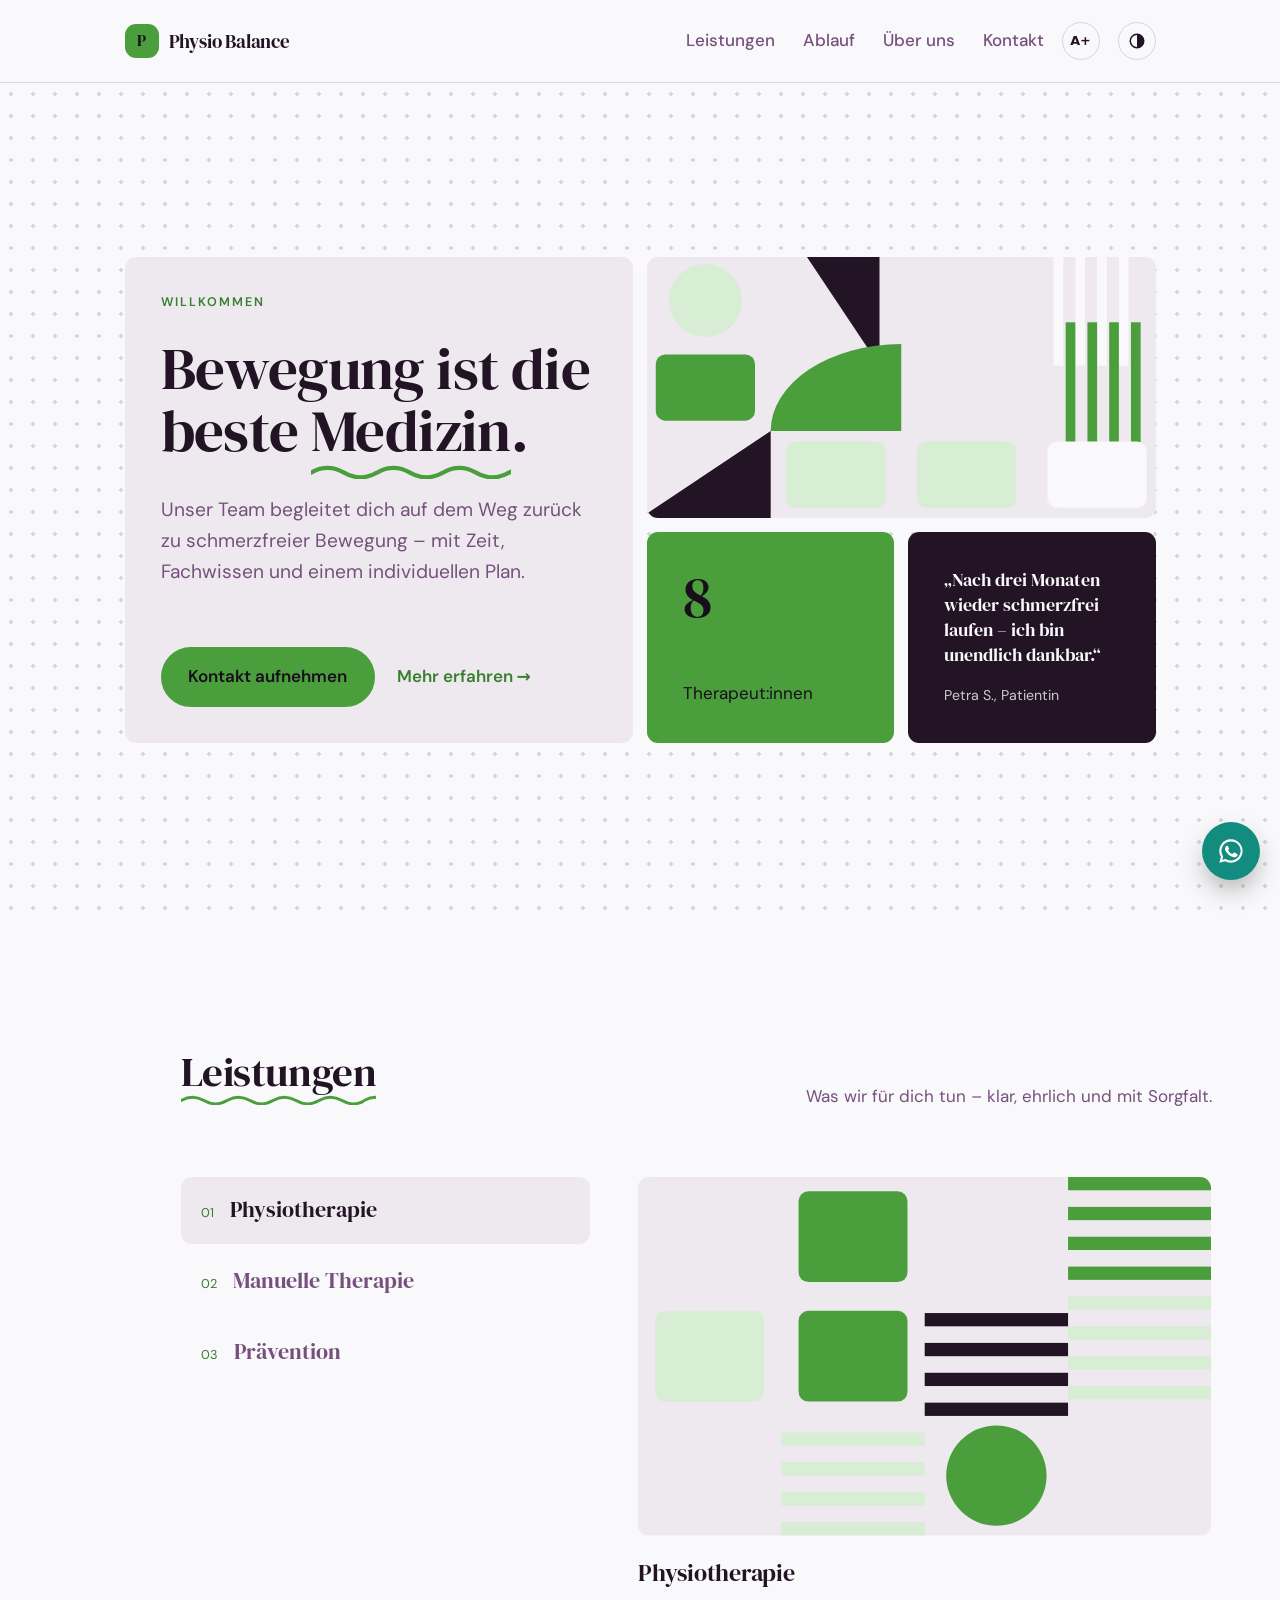
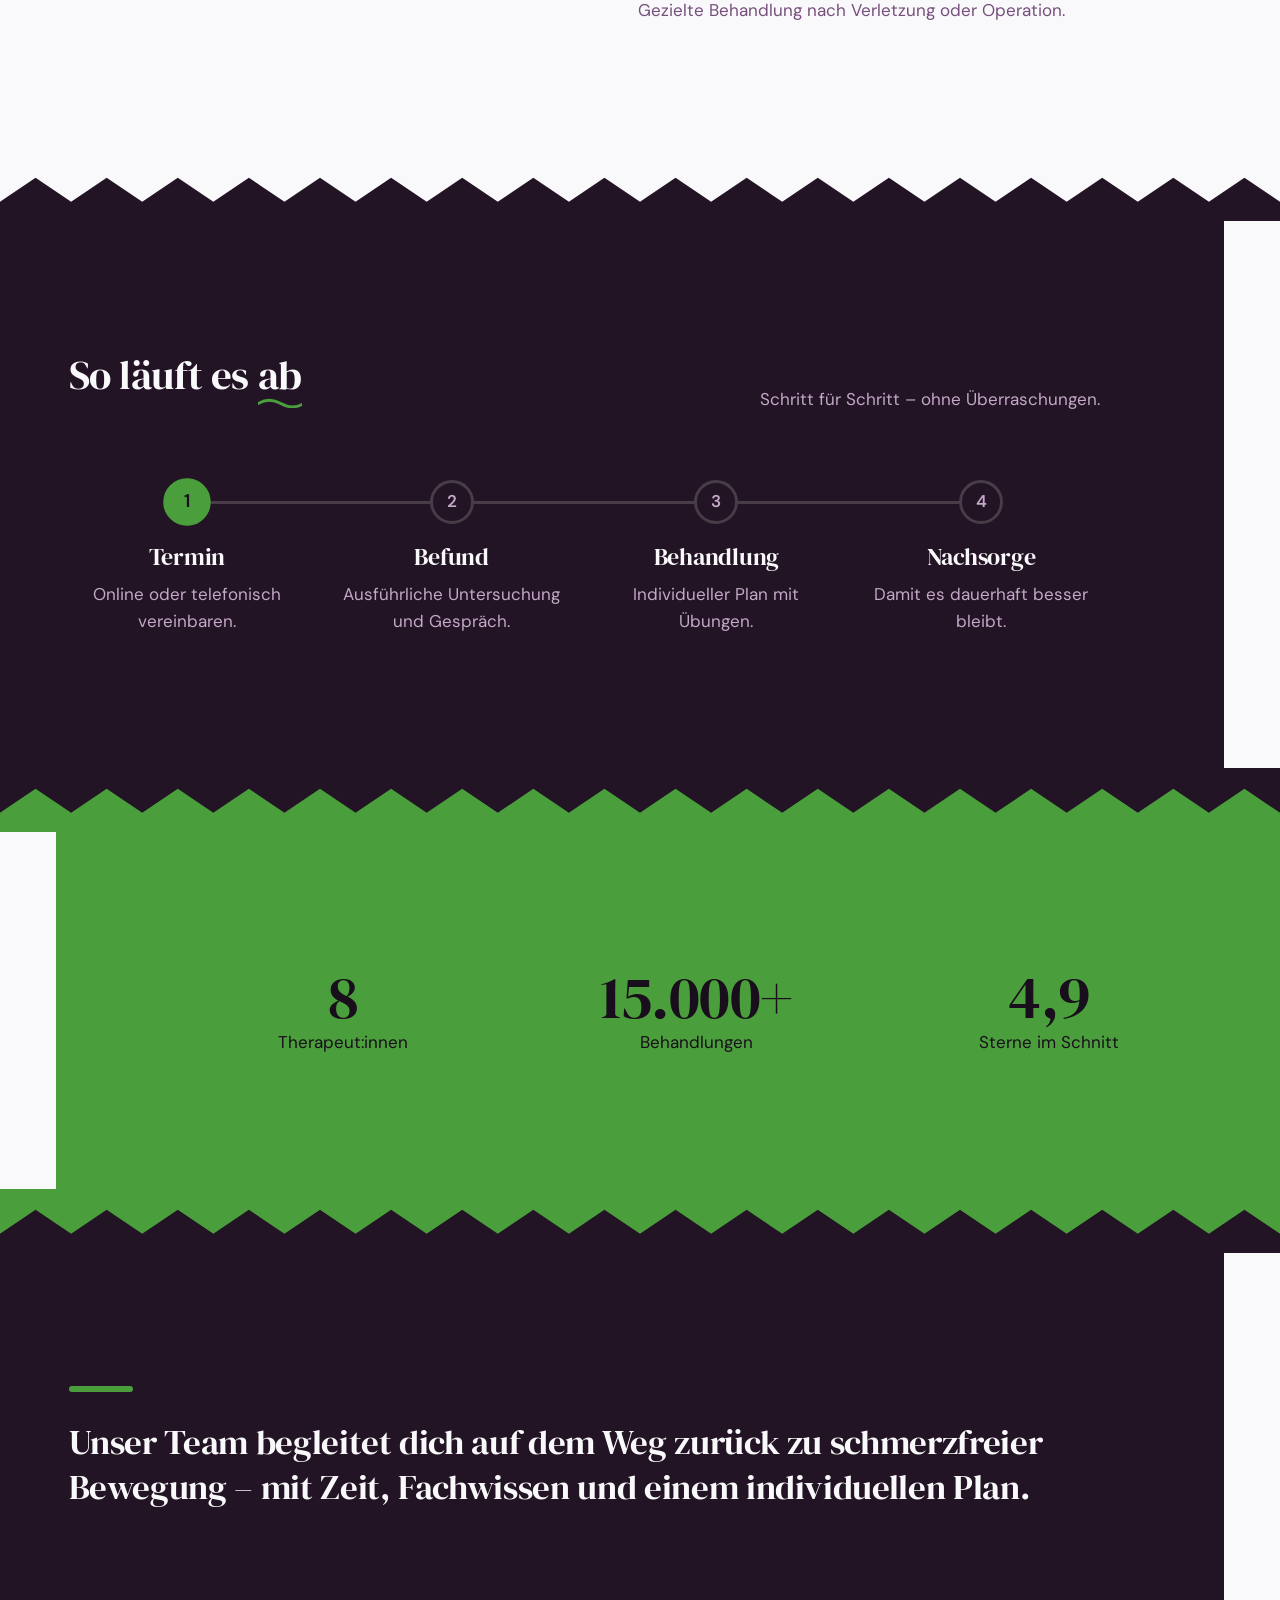
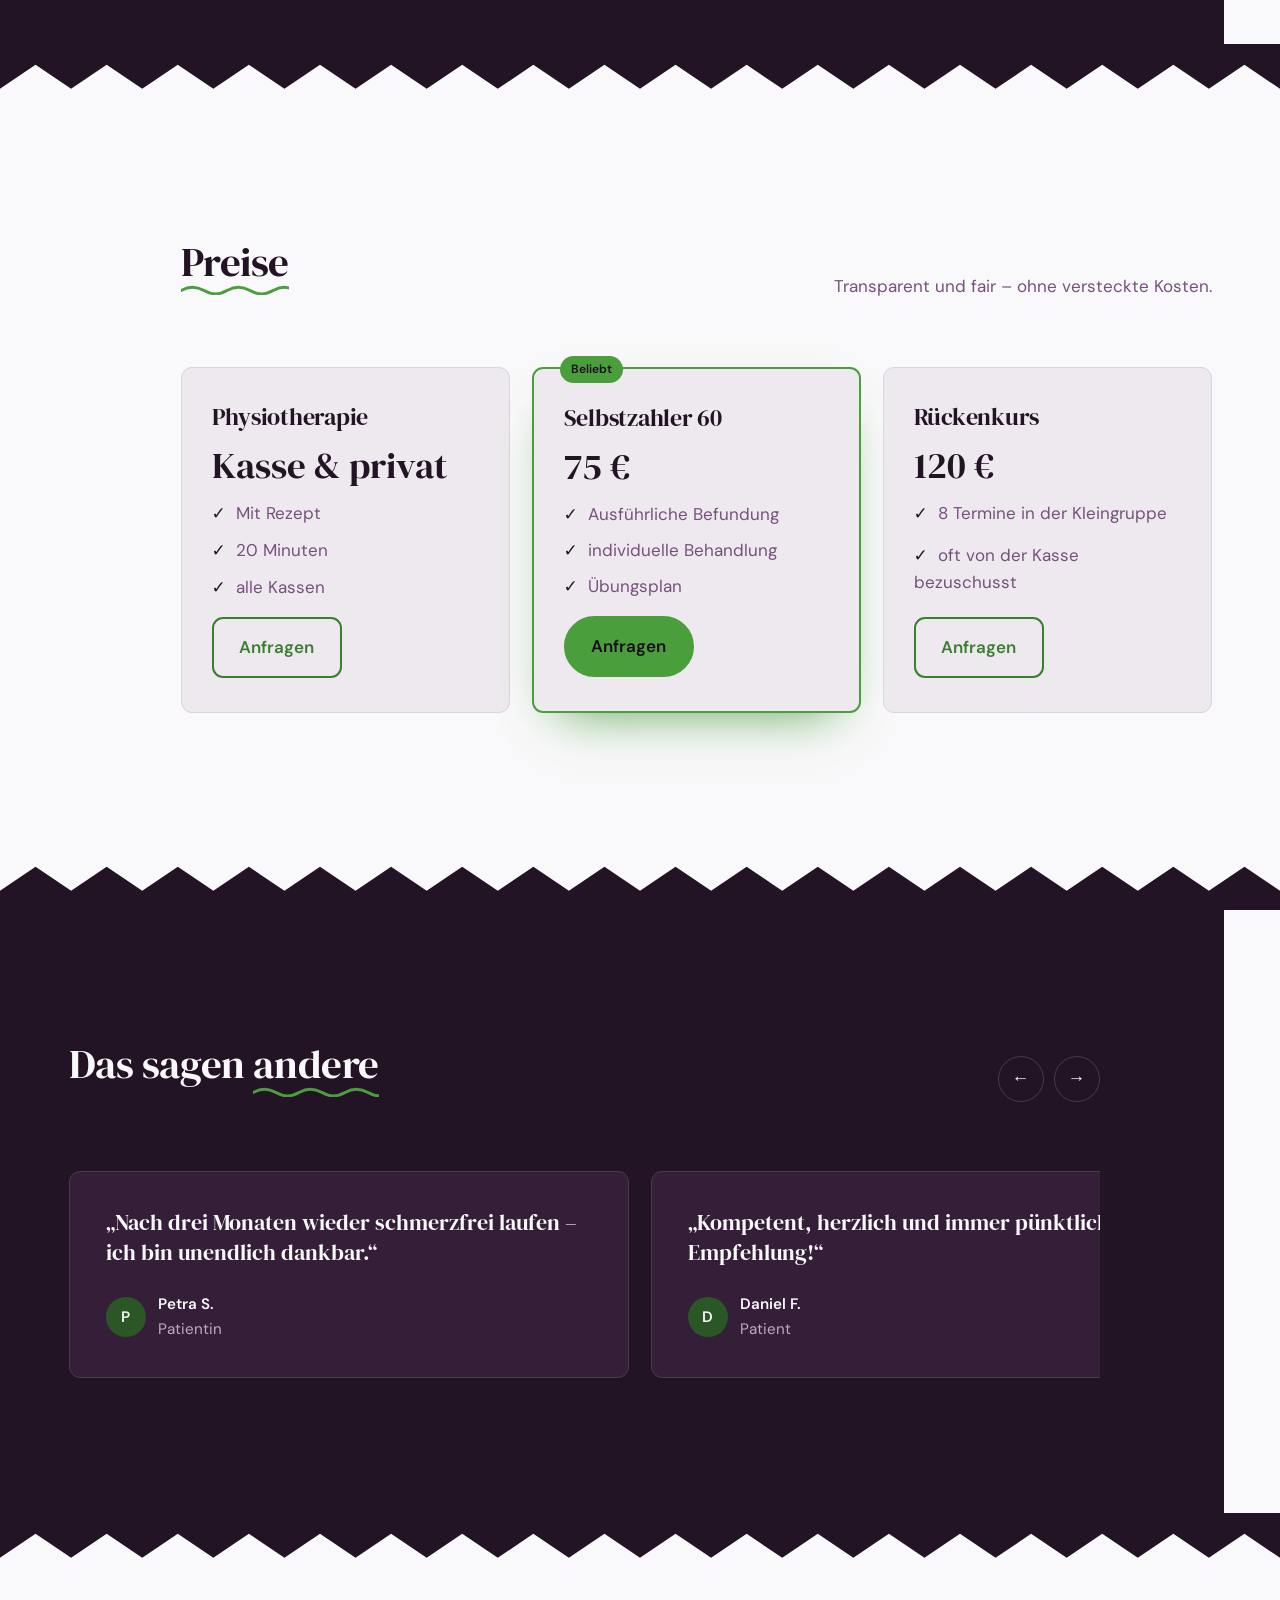
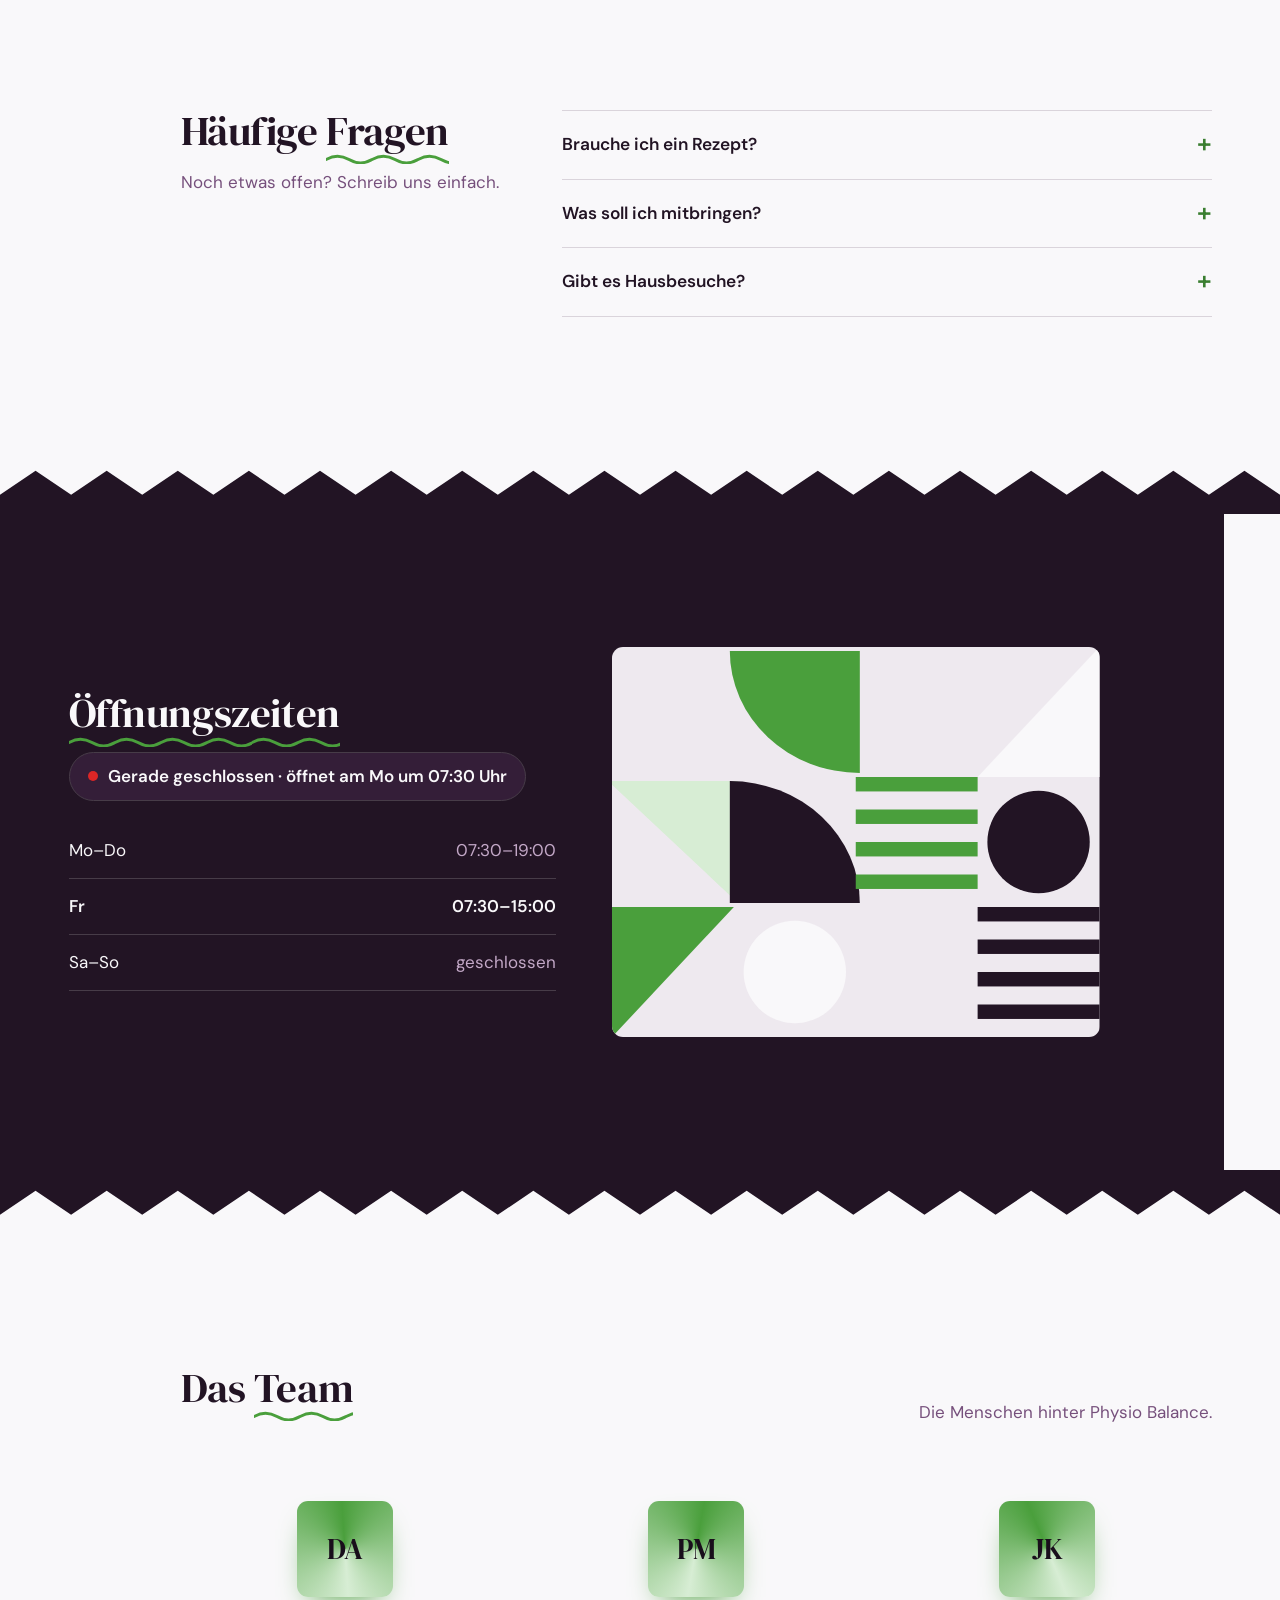
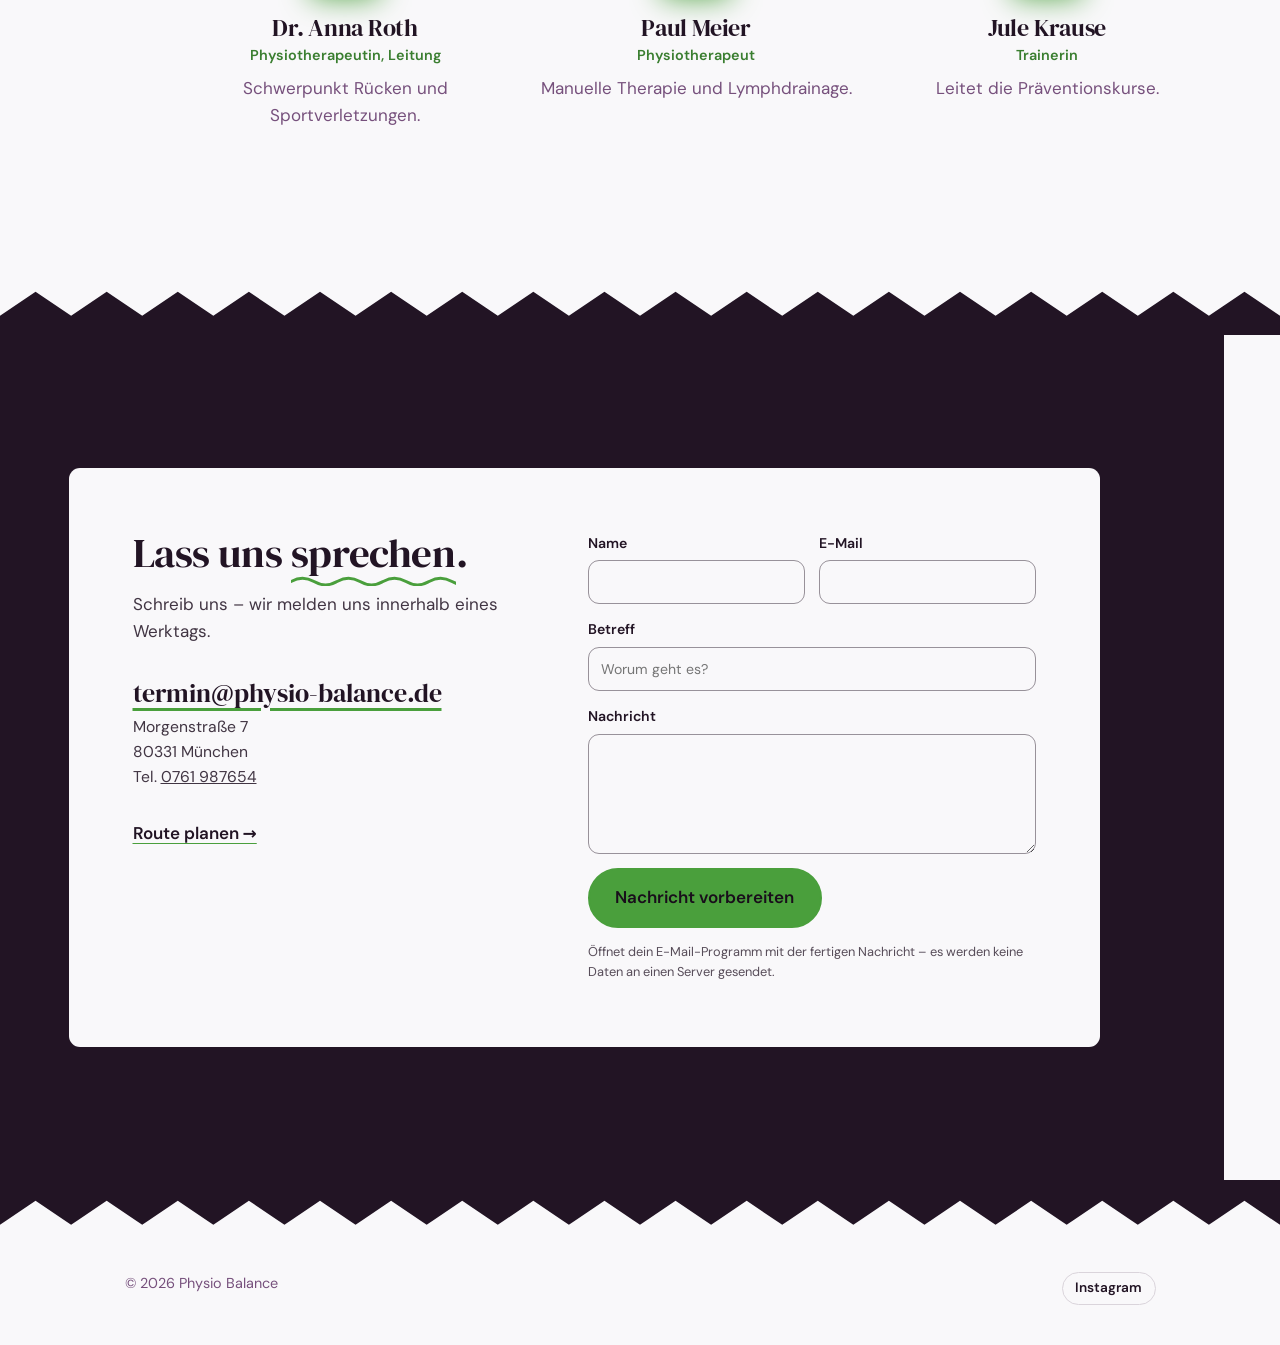
<file: genom/beispiele/physio-balance.html>
<!doctype html>
<html lang="de">
<head>
<meta charset="utf-8">
<meta name="viewport" content="width=device-width, initial-scale=1">
<title>Physio Balance</title>
<meta name="description" content="Bewegung ist die beste Medizin. – Unser Team begleitet dich auf dem Weg zurück zu schmerzfreier Bewegung – mit Zeit, Fachwissen und einem individuellen Plan.">
<meta name="generator" content="Genom – evolutionärer Website-Builder · Genom ce422c2841c67ffa6ce6b8ee312f8976b3c0e085">
<meta name="theme-color" content="#f9f8fa">
<meta property="og:type" content="website"><meta property="og:locale" content="de_DE">
<meta property="og:title" content="Physio Balance"><meta property="og:description" content="Bewegung ist die beste Medizin. – Unser Team begleitet dich auf dem Weg zurück zu schmerzfreier Bewegung – mit Zeit, Fachwissen und einem individuellen Plan.">
<meta name="twitter:card" content="summary">
<link rel="icon" href="data:image/svg+xml,%3Csvg%20xmlns%3D'http%3A%2F%2Fwww.w3.org%2F2000%2Fsvg'%20viewBox%3D'0%200%2064%2064'%3E%3Crect%20width%3D'64'%20height%3D'64'%20rx%3D'17.6'%20fill%3D'%234a9f3c'%2F%3E%3Ctext%20x%3D'50%25'%20y%3D'54%25'%20text-anchor%3D'middle'%20dominant-baseline%3D'middle'%20font-family%3D'Arial%2Csans-serif'%20font-weight%3D'700'%20font-size%3D'36'%20fill%3D'%23190e1b'%3EP%3C%2Ftext%3E%3C%2Fsvg%3E">
<script type="application/ld+json">{"@context":"https://schema.org","@type":"LocalBusiness","name":"Physio Balance","description":"Bewegung ist die beste Medizin. – Unser Team begleitet dich auf dem Weg zurück zu schmerzfreier Bewegung – mit Zeit, Fachwissen und einem individuellen Plan.","email":"termin@physio-balance.de","telephone":"0761 987654","address":"Morgenstraße 7, 80331 München","openingHours":["Mo,Tu,We,Th 07:30-19:00","Fr 07:30-15:00"],"sameAs":["https://www.instagram.com/studio.nordlicht/"]}</script>
<style>@font-face{font-family:'DM Sans';font-style:normal;font-weight:400 600;font-display:swap;src:url([data-uri]) format("woff2");unicode-range:U+0000-00FF, U+0131, U+0152-0153, U+02BB-02BC, U+02C6, U+02DA, U+02DC, U+0304, U+0308, U+0329, U+2000-206F, U+20AC, U+2122, U+2191, U+2193, U+2212, U+2215, U+FEFF, U+FFFD}
@font-face{font-family:'DM Serif Display';font-style:normal;font-weight:400;font-display:swap;src:url([data-uri]) format("woff2");unicode-range:U+0000-00FF, U+0131, U+0152-0153, U+02BB-02BC, U+02C6, U+02DA, U+02DC, U+0304, U+0308, U+0329, U+2000-206F, U+20AC, U+2122, U+2191, U+2193, U+2212, U+2215, U+FEFF, U+FFFD}</style>
<style>
*{box-sizing:border-box}html{scroll-behavior:smooth}
:root{--bg:#f9f8fa;--fg:#221424;--surface:#eee9ef;--muted:#76507c;--line:#dad4db;--at:#3a7e30;--tint:#d7edd4;--t-base:#f9f8fa;--t-surface:#eee9ef;--t-ink:#221424;--t-band:#4a9f3c;color-scheme:light}
html.flip{--bg:#221424;--fg:#f9f8fa;--surface:#341e38;--muted:#c3a8c7;--line:#473c48;--at:#4a9f3c;--tint:#2b5625;--t-base:#221424;--t-surface:#341e38;--t-ink:#f9f8fa;color-scheme:dark}
html.flip .tone-surface{--bg:#341e38;--surface:#221424}
html.flip .tone-ink{--bg:#f9f8fa;--fg:#221424;--surface:#eee9ef;--muted:#76507c;--line:#dad4db;--at:#3a7e30;--tint:#d7edd4}
body{transition:background-color .4s,color .4s}
.tone-surface{--bg:#eee9ef;--surface:#f9f8fa}
.tone-ink{--bg:#221424;--fg:#f9f8fa;--surface:#341e38;--muted:#c3a8c7;--line:#473c48;--at:#4a9f3c;--tint:#2b5625}
.tone-band{--bg:#4a9f3c;--fg:#190e1b;--muted:#190e1b;--at:#190e1b}
html.big{font-size:118%}
body{margin:0;background:var(--bg);color:var(--fg);font-family:"DM Sans",system-ui,sans-serif;font-size:1.0625rem;line-height:1.6;-webkit-font-smoothing:antialiased}
a{color:inherit}
.wrap{max-width:1079px;margin:0 auto;padding:0 24px}
h1,h2,h3{font-family:"DM Serif Display",Georgia,serif;font-weight:400;letter-spacing:-0.010em;line-height:1.05;margin:0 0 .4em;text-wrap:balance}
h1{font-size:clamp(2.4rem,6vw,5.58rem)}h2{font-size:clamp(1.8rem,3.4vw,2.56rem)}h3{font-size:1.51rem;line-height:1.2}
p{margin:0 0 1em}.lead{font-size:1.2rem;color:var(--muted);max-width:38em}
.eyebrow{font-size:.78rem;text-transform:uppercase;letter-spacing:.16em;font-weight:600;color:var(--at);margin-bottom:1.2em}
.btn{display:inline-flex;align-items:center;justify-content:center;padding:.85em 1.5em;font-weight:600;text-decoration:none;border-radius:11px;transition:transform .15s,box-shadow .15s;border:2px solid #4a9f3c}
.btn:hover{transform:translateY(-2px)}
.btn.filled{background:#4a9f3c;color:#190e1b}
.btn.pill{background:#4a9f3c;color:#190e1b;border-radius:999px}
.btn.outline{background:transparent;color:var(--at);border-color:var(--at)}
.btn.link{background:none;border:0;border-bottom:3px solid #4a9f3c;border-radius:0;padding:.3em 0;color:var(--fg)}
.btn.sm{padding:.55em 1.1em;font-size:.92rem}.btn.link.sm{padding:.2em 0}
.more{text-decoration:none;font-weight:600;color:var(--at)}.more:hover{text-decoration:underline}
.actions{display:flex;flex-wrap:wrap;gap:22px;align-items:center;margin-top:1.8em}
:focus-visible{outline:3px solid #4a9f3c;outline-offset:3px}
.progress{position:fixed;top:0;left:0;right:0;height:3px;background:#4a9f3c;transform:scaleX(0);transform-origin:0 50%;z-index:50;pointer-events:none}
.nav{padding:22px 0;border-bottom:1px solid var(--line)}
.nav .wrap{display:flex;align-items:center;justify-content:space-between;gap:20px}
.nav nav{display:flex;gap:28px;flex-wrap:wrap}.nav nav a{text-decoration:none;color:var(--muted);font-weight:500}.nav nav a:hover{color:var(--fg)}
.n1 .wrap{flex-direction:column;gap:14px}.n2{border-bottom:0}
.logo{display:inline-flex;align-items:center;gap:10px;text-decoration:none;font-family:"DM Serif Display",sans-serif;font-weight:400;font-size:1.2rem;letter-spacing:-0.010em}
.mark{width:34px;height:34px;display:grid;place-items:center;background:#4a9f3c;color:#190e1b;border-radius:11px;font-size:1rem}
.art{border-radius:11px;overflow:hidden;line-height:0}.art svg{width:100%;height:auto;display:block}

/* Hero */
.hero{padding:174px 0;position:relative}
.hero h1,.hero .lead,.hero .actions,.hero .eyebrow,.hero .art,.hero .t,.hero .disc,.hero .mag-meta{animation:rise .9s cubic-bezier(.2,.7,.2,1) both}
.hero h1{animation-delay:.08s}.hero .lead{animation-delay:.18s}.hero .actions{animation-delay:.28s}.hero .art,.hero .disc{animation-delay:.2s}
@keyframes rise{from{opacity:0;transform:translateY(22px)}}
.h0{text-align:center}.h0 .lead{margin:0 auto}.h0 .actions{justify-content:center}.h0 h1{max-width:14em;margin-left:auto;margin-right:auto}
.h1 .wrap{display:grid;grid-template-columns:1.1fr 1fr;gap:56px;align-items:center}
.h1 .art svg{aspect-ratio:5/4}
.h1 .arch{border-radius:999px 999px 11px 11px}.h1 .arch svg{aspect-ratio:4/5}
.h1 .offset{box-shadow:18px 18px 0 #4a9f3c;overflow:hidden}
.h2 h1{font-size:clamp(3rem,9vw,7.75rem);max-width:none}
.h2 .row,.h7 .row{display:grid;grid-template-columns:1.3fr 1fr;gap:40px;border-top:2px solid var(--fg);padding-top:28px;margin-top:20px;align-items:start}
.h2 .actions,.h7 .actions{margin-top:0;justify-content:flex-end}
.h3{background:#4a9f3c}
.h3 .card{background:var(--bg);border-radius:11px;padding:clamp(28px,5vw,64px);max-width:760px}
.h4 .mag-meta{display:flex;justify-content:space-between;gap:16px;flex-wrap:wrap;border-top:4px solid var(--fg);border-bottom:1px solid var(--line);padding:10px 0;font-size:.75rem;text-transform:uppercase;letter-spacing:.16em;font-weight:700;margin-bottom:clamp(28px,5vw,56px)}
.h4 .mag-grid{display:grid;grid-template-columns:auto 1.35fr 1fr;gap:clamp(20px,4vw,56px);align-items:start}
.h4 .mag-side{writing-mode:vertical-rl;transform:rotate(180deg);text-transform:uppercase;letter-spacing:.24em;font-size:.75rem;color:var(--at);font-weight:700;margin:0}
.h4 .mag-art{margin:clamp(0px,7vw,110px) 0 0}.h4 .mag-art svg{aspect-ratio:3/4}
.h4 figcaption{margin-top:10px;font-size:.8rem;color:var(--muted);font-style:italic}
.h5 .bento{display:grid;grid-template-columns:repeat(4,1fr);grid-auto-rows:minmax(150px,auto);gap:14px}
.h5 .t{border-radius:11px;padding:clamp(20px,3vw,36px);overflow:hidden;display:flex;flex-direction:column;justify-content:space-between;gap:10px}
.h5 .ta{grid-column:span 2;grid-row:span 2;background:var(--surface);justify-content:center}
.h5 .ta h1{font-size:clamp(2.2rem,4.6vw,4.37rem)}
.h5 .tb{grid-column:span 2;padding:0}.h5 .tb svg{width:100%;height:100%;min-height:200px;display:block}
.h5 .tc{background:#4a9f3c;color:#190e1b;animation-delay:.25s}
.h5 .tc b{font-family:"DM Serif Display",sans-serif;font-size:clamp(2.6rem,4.5vw,3.8rem);line-height:1;font-weight:400}
.h5 .td{background:var(--fg);color:var(--bg);animation-delay:.35s}.h5 .td p{font-family:"DM Serif Display",serif;font-size:1.15rem;line-height:1.35;margin:0}.h5 .td small{opacity:.8}
.h6{background:#4a9f3c;--fg:#190e1b;--muted:#190e1b;--at:#190e1b;color:var(--fg);overflow:hidden}
.h6 .wrap{display:grid;grid-template-columns:1.3fr 1fr;gap:48px;align-items:center;position:relative;z-index:1}
.h6 .btn{background:#190e1b;color:#4a9f3c;border:2px solid #190e1b;padding:.85em 1.5em;border-radius:11px}
.h6 .ghost{position:absolute;left:-.04em;right:0;bottom:-.16em;font-family:"DM Serif Display",sans-serif;font-weight:400;font-size:clamp(5rem,19vw,17rem);line-height:1;white-space:nowrap;color:transparent;-webkit-text-stroke:2px #190e1b;opacity:.28;pointer-events:none;letter-spacing:-.03em}
.h6 .disc{border-radius:50%;overflow:hidden;aspect-ratio:1;max-width:420px;justify-self:end;width:100%;box-shadow:0 0 0 10px #190e1b22}.h6 .disc svg{width:100%;height:100%;display:block}
.h7{padding-bottom:121px}.h7 h1{font-size:clamp(2.8rem,7.5vw,7.14rem)}
.marquee{background:#4a9f3c;color:#190e1b;overflow:hidden;padding:18px 0;border-block:2px solid var(--fg)}
.marquee .track{display:flex;width:max-content;gap:28px;align-items:center;animation:mq 38s linear infinite}
.marquee span{font-family:"DM Serif Display",sans-serif;font-weight:400;font-size:clamp(1.4rem,3vw,2.2rem);white-space:nowrap;letter-spacing:-0.010em}.marquee i{font-style:normal;opacity:.7}
.marquee:hover .track{animation-play-state:paused}
@keyframes mq{to{transform:translateX(-50%)}}
.h8 .stack{font-size:clamp(2.8rem,10vw,8.76rem);line-height:.98;margin-bottom:.45em}
.h8 .stack span{display:block}.h8 .s1{font-style:italic;color:var(--at);padding-left:12%}.h8 .s2{color:transparent;-webkit-text-stroke:.03em var(--fg)}.h8 .s3{text-align:right}
.h8 .row{display:grid;grid-template-columns:1.2fr auto 150px;gap:32px;align-items:center;border-top:1px solid var(--line);padding-top:28px}.h8 .actions{margin-top:0}
.h8 .mini-art{width:150px;height:150px;border-radius:50%;overflow:hidden;animation:spin 40s linear infinite}.h8 .mini-art svg{width:100%;height:100%;display:block}
@keyframes spin{to{transform:rotate(360deg)}}
.h9{overflow:hidden;isolation:isolate}
.h9 .aurora{position:absolute;inset:-35%;z-index:-2;background:conic-gradient(from 0deg,#4a9f3c,var(--tint),var(--bg),#4a9f3c,var(--tint),#4a9f3c);filter:blur(90px);opacity:.5;animation:spin 26s linear infinite}
.h9 .floor{position:absolute;left:-50%;right:-50%;bottom:-6%;height:52%;z-index:-1;background-image:linear-gradient(color-mix(in srgb,var(--fg) 24%,transparent) 1px,transparent 1px),linear-gradient(90deg,color-mix(in srgb,var(--fg) 24%,transparent) 1px,transparent 1px);background-size:64px 64px;transform:perspective(520px) rotateX(64deg);transform-origin:50% 100%;-webkit-mask-image:linear-gradient(to top,#000 5%,transparent 80%);mask-image:linear-gradient(to top,#000 5%,transparent 80%);animation:floor 3.5s linear infinite}
@keyframes floor{to{background-position:0 64px}}
.h9 .wrap{display:grid;grid-template-columns:1.25fr 1fr;gap:48px;align-items:center}
.h9 .hud{grid-column:1/-1;display:flex;justify-content:space-between;gap:12px;flex-wrap:wrap;font-family:ui-monospace,SFMono-Regular,Menlo,monospace;font-size:.72rem;letter-spacing:.2em;text-transform:uppercase;color:var(--muted);border-bottom:1px dashed color-mix(in srgb,var(--fg) 30%,transparent);padding-bottom:12px}
.h9 .hud span:first-child::before{content:"";display:inline-block;width:7px;height:7px;border-radius:50%;background:#4a9f3c;margin-right:9px;box-shadow:0 0 10px #4a9f3c;animation:blink 1.6s steps(2) infinite}
@keyframes blink{50%{opacity:.2}}
.h9 .glass{background:color-mix(in srgb,var(--bg) 84%,transparent);-webkit-backdrop-filter:blur(18px);backdrop-filter:blur(18px);border:1px solid color-mix(in srgb,var(--fg) 16%,transparent);border-radius:14px;padding:clamp(26px,4vw,52px);box-shadow:0 30px 90px -30px #4a9f3c99,inset 0 1px 0 color-mix(in srgb,var(--fg) 12%,transparent)}
.h9 .orbit{position:relative;aspect-ratio:1;max-width:400px;width:100%;justify-self:center}
.h9 .orbit .core{position:absolute;inset:16%;border-radius:50%;overflow:hidden;box-shadow:0 0 70px -10px #4a9f3c}.h9 .orbit .core svg{width:100%;height:100%;display:block}
.h9 .orbit .ring{position:absolute;inset:4%;border-radius:50%;border:1.5px dashed color-mix(in srgb,var(--fg) 40%,transparent);animation:spin 34s linear infinite}
.h9 .orbit .r2{inset:-3%;border:2px solid transparent;border-top-color:#4a9f3c;border-right-color:#4a9f3c;animation-duration:9s;animation-direction:reverse}
.h10{text-align:center;overflow:hidden;--mx:50%;--my:40%;background:radial-gradient(520px circle at var(--mx) var(--my),color-mix(in srgb,#4a9f3c 22%,transparent),transparent 70%)}
.h10 h1{font-size:clamp(3rem,10vw,8.41rem);line-height:1;margin:0 auto .35em;max-width:none}
.h10 .w{display:inline-block;white-space:nowrap}
.h10 .k{display:inline-block;transition:transform .35s cubic-bezier(.2,.7,.2,1),color .35s;animation:kwave 1.1s cubic-bezier(.2,.7,.2,1) backwards}
.h10 .w:nth-child(2n) .k{animation-delay:.08s}.h10 .k:nth-child(3n){animation-delay:.14s}.h10 .k:nth-child(3n+1){animation-delay:.04s}
@keyframes kwave{from{opacity:0;transform:translateY(.6em) rotate(8deg)}}
.h10 .lead{margin:0 auto}.h10 .actions{justify-content:center}
.h11 .wrap{display:grid;grid-template-columns:1fr 1.1fr;gap:40px;align-items:center}
.h11 .board{position:relative;height:460px}
.pola{position:absolute;margin:0;width:52%;background:#fff;padding:10px 10px 14px;box-shadow:0 18px 40px -18px rgba(0,0,0,.45);transition:transform .4s cubic-bezier(.2,.7,.2,1),z-index 0s;animation:rise .9s backwards}
.pola .art{border-radius:2px}.pola .art svg{aspect-ratio:400/340}
.pola figcaption{font-family:"DM Serif Display",serif;font-style:italic;font-size:1.05rem;color:#222;margin-top:8px;text-align:center}
.pola::before{content:"";position:absolute;top:-12px;left:50%;width:84px;height:24px;margin-left:-42px;background:color-mix(in srgb,#d7edd4 75%,transparent);transform:rotate(-4deg);box-shadow:0 1px 2px rgba(0,0,0,.1)}
.pola.p0{left:0;top:30px;transform:rotate(-7deg);animation-delay:.1s}.pola.p1{right:2%;top:0;transform:rotate(5deg);animation-delay:.22s}.pola.p2{left:24%;bottom:0;transform:rotate(-2deg);animation-delay:.34s}
.pola:hover{transform:rotate(0) scale(1.05);z-index:5}
.sticker{position:absolute;right:4%;bottom:14%;z-index:6;width:118px;height:118px;border-radius:50%;background:#4a9f3c;color:#190e1b;display:grid;place-content:center;text-align:center;font-size:.78rem;font-weight:600;line-height:1.2;transform:rotate(12deg);box-shadow:0 10px 30px -10px #4a9f3c;animation:wob 6s ease-in-out infinite}
.sticker b{display:block;font-family:"DM Serif Display",sans-serif;font-size:1.7rem;font-weight:400}
@keyframes wob{50%{transform:rotate(4deg) scale(1.04)}}
.h12 .term{max-width:860px;margin:0 auto;background:var(--fg);color:var(--bg);border-radius:11px;overflow:hidden;box-shadow:0 40px 80px -40px rgba(0,0,0,.6)}
.term-bar{display:flex;align-items:center;gap:7px;padding:12px 16px;border-bottom:1px solid color-mix(in srgb,var(--bg) 18%,transparent);font-family:ui-monospace,SFMono-Regular,Menlo,monospace;font-size:.75rem;opacity:.85}
.term-bar i{width:11px;height:11px;border-radius:50%;background:color-mix(in srgb,var(--bg) 35%,transparent)}.term-bar i:first-child{background:#4a9f3c}
.term-bar span{margin-left:auto}
.term-body{padding:clamp(22px,4vw,44px);font-family:ui-monospace,SFMono-Regular,Menlo,monospace}
.term-body .cmd,.term-body .out{margin:0 0 .4em;font-size:.95rem;opacity:.85}.term-body .pr{opacity:.7}
.term-body .ok{color:#4a9f3c}
.term-body h1{font-family:"DM Serif Display",sans-serif;color:inherit;margin:.3em 0 .6em;min-height:1.1em}
.term-body h1::after{content:"";display:inline-block;width:.5em;height:.9em;background:#4a9f3c;margin-left:.08em;vertical-align:-.08em;animation:blink 1s steps(2) infinite}
.term-body .lead{color:inherit;opacity:.8;margin-top:1.2em}.term-body .more{color:inherit}
.term-body .btn.outline{color:var(--bg);border-color:var(--bg)}.term-body .btn.link{color:var(--bg)}
.h9 .sat{position:absolute;top:-8px;left:calc(50% - 7px);width:14px;height:14px;border-radius:50%;background:#4a9f3c;box-shadow:0 0 18px #4a9f3c}

/* Bereiche */
section{padding:134px 0;background:var(--bg);color:var(--fg)}
.tone-base+.tone-base,.tone-surface+.tone-surface{border-top:1px solid var(--line)}
.sep{line-height:0;display:block;margin:-1px 0}.sep svg{display:block;width:100%;height:clamp(28px,5vw,72px)}
.sec-head{display:flex;justify-content:space-between;align-items:end;gap:20px;margin-bottom:67px}
.sec-head p{color:var(--muted);max-width:24em;margin:0}
.fgrid{display:grid;grid-template-columns:repeat(auto-fit,minmax(240px,1fr));gap:22px}
.fcard{background:var(--surface);border-radius:11px;padding:30px;border:1px solid var(--line)}
.fcard p,.frow p,.fzig p,.tp p{color:var(--muted);margin:0}
.ico{display:inline-grid;place-items:center;width:44px;height:44px;border-radius:11px;background:var(--tint);color:var(--fg);font-weight:700;font-size:.9rem;margin-bottom:22px}
.frow{display:grid;grid-template-columns:110px 1fr 1.4fr;gap:24px;align-items:baseline;padding:28px 0;border-top:1px solid var(--line)}
.frow:last-child{border-bottom:1px solid var(--line)}
.big{font-family:"DM Serif Display",sans-serif;font-size:2.6rem;font-weight:400;color:var(--at);line-height:1}
.fzig{display:grid;grid-template-columns:1fr 1fr;gap:56px;align-items:center;margin-bottom:94px}
.fzig:last-child{margin-bottom:0}.fzig.rev .art{order:2}.fzig .art svg{aspect-ratio:4/3}
.fbento{display:grid;grid-template-columns:repeat(3,1fr);gap:16px}
.fb{border-radius:11px;padding:28px;background:var(--surface);display:flex;flex-direction:column;justify-content:flex-end;gap:6px;min-height:190px}
.fb p{margin:0;color:var(--muted)}.fb.alt{background:var(--tint)}.fb.alt p{color:var(--fg)}
.fb.inv{background:var(--fg);color:var(--bg)}.fb.inv p{color:inherit;opacity:.85}
.fb.big{grid-column:span 2;grid-row:span 2;padding:0;justify-content:stretch;display:grid;grid-template-rows:1fr auto}
.fb.big .art{border-radius:0}.fb.big .art svg{height:100%;object-fit:cover;aspect-ratio:auto;min-height:220px}.fb.big .fbt{padding:28px}
.ftabs{display:grid;grid-template-columns:1fr 1.4fr;gap:48px;align-items:start}
.tl{display:grid;gap:4px}
.tl button{all:unset;box-sizing:border-box;cursor:pointer;display:flex;gap:16px;align-items:baseline;padding:16px 20px;border-radius:11px;font-family:"DM Serif Display",sans-serif;font-size:1.35rem;font-weight:400;color:var(--muted);transition:background .2s,color .2s}
.tl button span{font-family:"DM Sans",sans-serif;font-size:.8rem;color:var(--at)}
.tl button[aria-selected=true]{background:var(--surface);color:var(--fg)}
.tl button:focus-visible{outline:3px solid #4a9f3c}
html.js .tp:not(.on){display:none}.tp .art svg{aspect-ratio:16/10}.tp h3{margin-top:22px}
html.js .tp.on{animation:rise .5s ease both}
html:not(.js) .tl{display:none}html:not(.js) .ftabs{grid-template-columns:1fr}html:not(.js) .tp{margin-bottom:40px}
.about blockquote{margin:0;font-family:"DM Serif Display",serif;font-weight:400;font-size:clamp(1.5rem,3vw,2.18rem);line-height:1.3;letter-spacing:-0.010em;max-width:28em}
.about blockquote::before{content:"";display:block;width:64px;height:6px;background:#4a9f3c;border-radius:3px;margin-bottom:28px}
.cta .box{background:var(--fg);color:var(--bg);border-radius:11px;padding:clamp(28px,5vw,64px);display:grid;grid-template-columns:1fr 1.1fr;gap:48px;align-items:start}
.cta .box p{opacity:.85;max-width:30em;margin:0 0 1.6em}
.cta .mail{display:inline-block;font-family:"DM Serif Display",sans-serif;font-size:clamp(1.15rem,2.2vw,1.6rem);font-weight:400;color:var(--bg);text-decoration-thickness:3px;text-underline-offset:6px;text-decoration-color:#4a9f3c;overflow-wrap:anywhere}
.cf{display:grid;gap:14px}.cf .two{display:grid;grid-template-columns:1fr 1fr;gap:14px}
.cf label{display:grid;gap:6px;font-size:.88rem;font-weight:600}
.cf input,.cf textarea{font:inherit;font-weight:400;color:var(--bg);background:transparent;border:1.5px solid color-mix(in srgb,var(--bg) 45%,transparent);border-radius:11px;padding:.7em .9em;width:100%}
.cf input:focus,.cf textarea:focus{border-color:#4a9f3c;outline:none}
.cf textarea{min-height:120px;resize:vertical}
.cf button{justify-self:start;cursor:pointer;font:inherit;font-weight:600}
.cf small{opacity:.75;font-size:.8rem}
.stats .grid{display:grid;grid-template-columns:repeat(auto-fit,minmax(170px,1fr));gap:28px;text-align:center}
.stat b{display:block;font-family:"DM Serif Display",sans-serif;font-size:clamp(2.4rem,5vw,3.8rem);font-weight:400;line-height:1.05;letter-spacing:-0.010em;font-variant-numeric:tabular-nums;color:var(--at)}
.stat span{color:var(--muted)}
.gal{display:grid;grid-template-columns:repeat(auto-fill,minmax(230px,1fr));gap:14px}
.tile{padding:0;border:0;border-radius:11px;overflow:hidden;cursor:zoom-in;aspect-ratio:4/3;background:var(--surface);display:block;width:100%}
.tile img,.tile svg{width:100%;height:100%;object-fit:cover;display:block;transition:transform .5s}
.tile:hover img,.tile:hover svg{transform:scale(1.05)}
dialog.lb{border:0;padding:0;background:transparent;max-width:94vw;max-height:94vh;overflow:visible}
dialog.lb::backdrop{background:rgba(0,0,0,.88)}
.lb-stage img,.lb-stage svg{display:block;max-width:90vw;max-height:78vh;width:auto;height:auto;border-radius:11px}
.lb-stage svg{width:min(90vw,1000px)}
.lb-bar{display:flex;align-items:center;justify-content:space-between;gap:12px;margin-top:12px;color:#fff}
.lb-bar button{background:rgba(255,255,255,.16);color:#fff;border:0;border-radius:999px;width:44px;height:44px;font-size:1.15rem;cursor:pointer}
.lb-bar button:hover{background:rgba(255,255,255,.28)}
.plans{display:grid;grid-template-columns:repeat(auto-fit,minmax(250px,1fr));gap:22px;align-items:stretch}
.plan{background:var(--surface);border:1px solid var(--line);border-radius:11px;padding:34px 30px;display:flex;flex-direction:column;gap:16px;position:relative}
.plan.hl-plan{border:2px solid #4a9f3c;box-shadow:0 24px 50px -28px #4a9f3c}
.plan .badge{position:absolute;top:-13px;left:26px;background:#4a9f3c;color:#190e1b;font-size:.75rem;font-weight:700;padding:4px 11px;border-radius:999px}
.plan h3{margin:0}.plan .price{font-family:"DM Serif Display",sans-serif;font-size:2.3rem;font-weight:400;line-height:1}
.plan ul{list-style:none;padding:0;margin:0;display:grid;gap:9px;color:var(--muted);flex:1}
.plan li::before{content:"✓";color:var(--fg);font-weight:700;margin-right:10px}
.plan .btn{align-self:flex-start}
.qnav{display:flex;gap:10px}.qnav button{width:46px;height:46px;border-radius:50%;border:1.5px solid var(--line);background:var(--bg);color:var(--fg);font-size:1.1rem;cursor:pointer}
.qnav button:hover{border-color:var(--fg)}
.quotes{display:grid;grid-auto-flow:column;grid-auto-columns:min(100%,560px);gap:22px;overflow-x:auto;scroll-snap-type:x mandatory;scrollbar-width:none;padding:2px}
.quotes::-webkit-scrollbar{display:none}
.quote{scroll-snap-align:start;background:var(--surface);border:1px solid var(--line);border-radius:11px;padding:36px;margin:0;display:flex;flex-direction:column;justify-content:space-between;gap:24px}
.quote blockquote{margin:0;font-family:"DM Serif Display",serif;font-size:1.35rem;line-height:1.4;font-weight:400}
.quote figcaption{display:flex;align-items:center;gap:12px;color:var(--muted);font-size:.95rem}
.quote figcaption i{width:40px;height:40px;border-radius:50%;background:var(--tint);color:var(--fg);display:grid;place-items:center;font-style:normal;font-weight:700}
.quote figcaption b{color:var(--fg);display:block}
.split{display:grid;grid-template-columns:1fr 2fr;gap:56px}
.faq details{border-top:1px solid var(--line)}.faq details:last-child{border-bottom:1px solid var(--line)}
.faq summary{cursor:pointer;list-style:none;display:flex;justify-content:space-between;gap:20px;padding:20px 0;font-weight:600;font-size:1.08rem}
.faq summary::-webkit-details-marker{display:none}
.faq summary::after{content:"+";font-size:1.6rem;line-height:1;color:var(--at);transition:transform .25s;flex:none}
.faq details[open] summary::after{transform:rotate(45deg)}
.faq details p{color:var(--muted);margin:0 0 22px;max-width:46em}
.hours .split{grid-template-columns:1fr 1fr;align-items:center}
.nav-r{display:flex;align-items:center;gap:18px;flex-wrap:wrap}
.mark-img{height:36px;width:auto;max-width:130px;object-fit:contain;border-radius:8px}
.big-t{width:38px;height:38px;border-radius:50%;border:1.5px solid var(--line);background:transparent;color:var(--fg);cursor:pointer;font:700 .8rem/1 system-ui,sans-serif;flex:none}
.big-t:hover{border-color:var(--fg)}.big-t[aria-pressed=true]{background:var(--fg);color:var(--bg)}
.notice{display:flex;align-items:center;justify-content:center;gap:12px;background:#4a9f3c;color:#190e1b;padding:10px 48px;position:relative;font-weight:600;font-size:.95rem;text-align:center}
.notice a{color:inherit;text-decoration-thickness:2px;text-underline-offset:3px}
.notice button{position:absolute;right:12px;top:50%;transform:translateY(-50%);background:transparent;border:0;color:inherit;font-size:1rem;cursor:pointer;width:32px;height:32px}
.totop{position:fixed;right:20px;bottom:20px;z-index:39;width:46px;height:46px;border-radius:50%;border:1.5px solid var(--line);background:var(--bg);color:var(--fg);font-size:1.2rem;cursor:pointer;opacity:0;transform:translateY(12px);pointer-events:none;transition:opacity .3s,transform .3s;box-shadow:0 10px 30px -10px rgba(0,0,0,.4)}
.totop.up{bottom:90px}.totop.show{opacity:1;transform:none;pointer-events:auto}
.people{display:grid;grid-template-columns:repeat(auto-fit,minmax(210px,1fr));gap:22px}
.person{text-align:center;padding:8px}
.avatar{width:96px;height:96px;border-radius:11px;display:grid;place-items:center;margin:0 auto 16px;font-family:"DM Serif Display",sans-serif;font-weight:400;font-size:1.8rem;color:#190e1b;background:conic-gradient(from var(--rot),#4a9f3c,var(--tint),#4a9f3c);box-shadow:0 14px 30px -14px #4a9f3c}
.person h3{margin:0 0 2px}.person .role{color:var(--at);font-weight:600;font-size:.9rem;margin:0 0 8px}.person p{color:var(--muted);margin:0}
.steps{list-style:none;margin:0;padding:0;display:grid;grid-template-columns:repeat(var(--n),1fr);gap:28px;position:relative}
.steps::before,.steps::after{content:"";position:absolute;top:21px;left:calc(50% / var(--n));right:calc(50% / var(--n));height:3px;border-radius:2px;background:var(--line)}
.steps::after{right:auto;width:calc((100% - 100% / var(--n)) * var(--p, 0));background:#4a9f3c;transition:width .25s linear}
.steps li{position:relative;text-align:center}
.steps .num{position:relative;z-index:1;width:44px;height:44px;border-radius:50%;display:grid;place-items:center;margin:0 auto 18px;font-weight:700;background:var(--bg);border:3px solid var(--line);color:var(--muted);transition:background .4s,border-color .4s,color .4s,transform .4s}
.steps li.done .num{background:#4a9f3c;border-color:#4a9f3c;color:#190e1b;transform:scale(1.08)}
.steps p{color:var(--muted);margin:0}
.theme-t{width:38px;height:38px;border-radius:50%;border:1.5px solid var(--line);background:transparent;color:var(--fg);cursor:pointer;display:grid;place-items:center;flex:none;transition:transform .4s}
.theme-t:hover{border-color:var(--fg)}.theme-t[aria-pressed=true]{transform:rotate(180deg)}
.addr{margin-top:28px;font-size:.98rem;opacity:.9}.addr a{color:inherit}
.route{display:inline-block;margin-top:6px;font-weight:600;color:var(--bg);text-decoration:underline;text-decoration-color:#4a9f3c;text-underline-offset:4px}
.socials{display:flex;gap:8px;flex-wrap:wrap}
.socials a{text-decoration:none;font-size:.85rem;font-weight:600;padding:.35em .9em;border:1.5px solid var(--line);border-radius:999px;color:var(--fg)}
.socials a:hover{border-color:var(--fg)}
.wa{position:fixed;right:20px;bottom:20px;z-index:40;width:58px;height:58px;border-radius:50%;background:#128C7E;color:#fff;display:grid;place-items:center;box-shadow:0 12px 30px -8px rgba(0,0,0,.45);transition:transform .2s}
.wa:hover{transform:scale(1.08)}
.hours table{width:100%;border-collapse:collapse}.hours td{padding:14px 0;border-bottom:1px solid var(--line)}
.hours td:last-child{text-align:right;color:var(--muted)}.hours tr.today td{font-weight:700;color:var(--fg)}
.live{display:none;align-items:center;gap:10px;font-weight:600;padding:10px 18px;border-radius:999px;background:var(--surface);border:1px solid var(--line);margin-bottom:22px}
html.js .live{display:inline-flex}
.live i{width:10px;height:10px;border-radius:50%;background:var(--muted)}
.live.open i{background:#16a34a;box-shadow:0 0 0 4px rgba(22,163,74,.25)}.live.closed i{background:#dc2626}
.legal{font-size:.92rem;color:var(--muted);border-top:1px solid var(--line)}
.legal h2{font-size:1.5rem;color:var(--fg)}.legal h3{font-size:1.02rem;color:var(--fg);margin:1.6em 0 .4em;font-family:"DM Sans",system-ui,sans-serif;font-weight:600;letter-spacing:0}
.legal .cols{display:grid;grid-template-columns:1fr 2fr;gap:56px}.legal p{max-width:46em}.legal a{color:var(--at)}
.legal .missing{background:var(--tint);color:var(--fg);padding:0 .3em;border-radius:3px}
footer{padding:28px 0 40px;color:var(--muted);font-size:.9rem;border-top:1px solid var(--line)}
footer .wrap{display:flex;justify-content:space-between;flex-wrap:wrap;gap:12px}

/* Scroll-Animationen */
html.js .rv{opacity:0;transition:opacity .8s ease,transform .9s cubic-bezier(.2,.7,.2,1),clip-path 1s cubic-bezier(.7,0,.2,1)}
html.js .rv.in{opacity:1;transform:none;clip-path:inset(0)}
html.js .rv:nth-of-type(odd){transform:translateX(-56px)}html.js .rv:nth-of-type(even){transform:translateX(56px)}main{overflow-x:clip}
.hl{background:url("data:image/svg+xml,%3Csvg%20xmlns%3D'http%3A%2F%2Fwww.w3.org%2F2000%2Fsvg'%20viewBox%3D'0%200%2040%2010'%3E%3Cpath%20d%3D'M0%206%20Q10%200%2020%206%20T40%206'%20fill%3D'none'%20stroke%3D'%234a9f3c'%20stroke-width%3D'2.6'%20stroke-linecap%3D'round'%2F%3E%3C%2Fsvg%3E") left bottom/auto .28em repeat-x;padding-bottom:.14em}

@media (max-width:860px){
  .nav nav{gap:16px;font-size:.95rem}.n0 .wrap{flex-direction:column;align-items:flex-start;gap:12px}
  .h1 .wrap,.h2 .row,.h7 .row,.h6 .wrap,.h9 .wrap,.h11 .wrap,.fzig,.frow,.ftabs{grid-template-columns:1fr;gap:20px}.h11 .board{height:340px}.sticker{width:96px;height:96px}
  .steps{grid-template-columns:1fr!important;gap:26px!important;padding-left:58px}.steps::before,.steps::after{left:21px!important;right:auto!important;top:0!important;bottom:0;width:3px!important;height:auto!important}.steps::after{height:calc(var(--p,0)*100%)!important}.steps li{text-align:left!important}.steps .num{position:absolute;left:-58px;margin:0!important}.h9 .orbit{max-width:240px}.fzig.rev .art{order:0}
  .h2 .actions,.h7 .actions{justify-content:flex-start}
  .h4 .mag-grid{grid-template-columns:1fr}.h4 .mag-side{writing-mode:horizontal-tb;transform:none}.h4 .mag-art{margin-top:0}
  .h5 .bento{grid-template-columns:1fr 1fr}.h5 .ta,.h5 .tb{grid-column:1/-1;grid-row:auto}
  .h6 .disc{justify-self:start;max-width:260px}
  .h8 .row{grid-template-columns:1fr;gap:20px}.h8 .mini-art{width:110px;height:110px}.h8 .s1{padding-left:6%}
  .fbento{grid-template-columns:1fr}.fb.big{grid-column:auto;grid-row:auto}
  .sec-head{flex-direction:column;align-items:start}.frow{gap:6px}.legal .cols{grid-template-columns:1fr;gap:8px}
  .cta .box,.split,.hours .split,.cf .two{grid-template-columns:1fr;gap:24px}.quote{padding:26px}
}
@media (max-width:480px){.h5 .bento{grid-template-columns:1fr}.nav-r{gap:8px}.nav nav{gap:12px;font-size:.88rem}.theme-t,.big-t{width:34px;height:34px}}
@media print{
  .theme-t,.big-t,.wa,.totop,.progress,.notice,.marquee,.qnav,.sep,.cf button,.cf small,.lb{display:none!important}
  *{animation:none!important;transition:none!important}html.js .rv{opacity:1!important;transform:none!important;clip-path:none!important}
  body{background:#fff!important;color:#000!important}section{padding:28px 0!important;break-inside:avoid}
  .wrap a[href^="http"]::after{content:" (" attr(href) ")";font-size:.8em}
}
@media (prefers-reduced-motion:reduce){
  html{scroll-behavior:auto}*{animation:none!important}.btn,.tile img,.tile svg{transition:none}
  html.js .rv{opacity:1;transform:none;clip-path:none;transition:none}
}
.hero:not(.h3):not(.h6):not(.h10){background-image:radial-gradient(var(--line) 1.6px,transparent 1.6px);background-size:22px 22px}</style>
</head>
<body>
<div class="progress" aria-hidden="true"></div>

<header class="nav n0"><div class="wrap"><a class="logo" href="#"><span class="mark">P</span>Physio Balance</a><div class="nav-r"><nav><a href="#leistungen">Leistungen</a><a href="#ablauf">Ablauf</a><a href="#ueber">Über uns</a><a href="#kontakt">Kontakt</a></nav><button class="big-t" type="button" aria-pressed="false" aria-label="Schrift vergrößern" title="Schrift vergrößern">A+</button><button class="theme-t" type="button" aria-pressed="false" aria-label="Hell- oder Dunkelmodus umschalten" title="Hell / Dunkel"><svg width="18" height="18" viewBox="0 0 24 24" aria-hidden="true"><circle cx="12" cy="12" r="9" fill="none" stroke="currentColor" stroke-width="2"/><path d="M12 3a9 9 0 0 1 0 18z" fill="currentColor"/></svg></button></div></div></header>
<main>
<section class="hero h5"><div class="wrap bento">
<div class="t ta"><p class="eyebrow">Willkommen</p><h1>Bewegung ist die beste <span class="hl">Medizin</span>.</h1><p class="lead">Unser Team begleitet dich auf dem Weg zurück zu schmerzfreier Bewegung – mit Zeit, Fachwissen und einem individuellen Plan.</p><div class="actions"><a class="btn pill" href="#kontakt">Kontakt aufnehmen</a><a class="more" href="#leistungen">Mehr erfahren →</a></div></div>
<div class="t tb"><svg viewBox="0 0 600 300" xmlns="http://www.w3.org/2000/svg" role="img" aria-label="Abstrakte Illustration" preserveAspectRatio="xMidYMid slice"><rect width="600" height="300" fill="#eee9ef"/><circle cx="75" cy="50" r="42" fill="#d7edd4"/><path d="M150 0L300 0L150 100Z" fill="#221424" transform="rotate(90 225 50)"/><rect x="450" y="0" width="150" height="11.11111111111111" fill="#f9f8fa" transform="rotate(270 525 50)"/><rect x="450" y="25" width="150" height="11.11111111111111" fill="#f9f8fa" transform="rotate(270 525 50)"/><rect x="450" y="50" width="150" height="11.11111111111111" fill="#f9f8fa" transform="rotate(270 525 50)"/><rect x="450" y="75" width="150" height="11.11111111111111" fill="#f9f8fa" transform="rotate(270 525 50)"/><rect x="18" y="112" width="114" height="76" rx="11" fill="#4a9f3c"/><path d="M150 200A150 100 0 0 1 300 100L300 200Z" fill="#4a9f3c" transform="rotate(0 225 150)"/><rect x="450" y="100" width="150" height="11.11111111111111" fill="#4a9f3c" transform="rotate(90 525 150)"/><rect x="450" y="125" width="150" height="11.11111111111111" fill="#4a9f3c" transform="rotate(90 525 150)"/><rect x="450" y="150" width="150" height="11.11111111111111" fill="#4a9f3c" transform="rotate(90 525 150)"/><rect x="450" y="175" width="150" height="11.11111111111111" fill="#4a9f3c" transform="rotate(90 525 150)"/><path d="M0 200L150 200L0 300Z" fill="#221424" transform="rotate(180 75 250)"/><rect x="168" y="212" width="114" height="76" rx="11" fill="#d7edd4"/><rect x="318" y="212" width="114" height="76" rx="11" fill="#d7edd4"/><rect x="468" y="212" width="114" height="76" rx="11" fill="#f9f8fa"/></svg></div>
<div class="t tc"><b>8</b><span>Therapeut:innen</span></div>
<div class="t td"><p>„Nach drei Monaten wieder schmerzfrei laufen – ich bin unendlich dankbar.“</p><small>Petra S., Patientin</small></div>
</div></section>

<section class="tone-base features rv" id="leistungen"><div class="wrap">
<div class="sec-head"><h2><span class="hl">Leistungen</span></h2><p>Was wir für dich tun – klar, ehrlich und mit Sorgfalt.</p></div>
<div class="ftabs" data-tabs><div class="tl" role="tablist" aria-label="Leistungen"><button role="tab" id="lt-0" aria-controls="lp-0" aria-selected="true"><span>01</span>Physiotherapie</button><button role="tab" id="lt-1" aria-controls="lp-1" aria-selected="false"><span>02</span>Manuelle Therapie</button><button role="tab" id="lt-2" aria-controls="lp-2" aria-selected="false"><span>03</span>Prävention</button></div>
<div><div class="tp on" id="lp-0" role="tabpanel" aria-labelledby="lt-0"><div class="art"><svg viewBox="0 0 640 400" xmlns="http://www.w3.org/2000/svg" role="img" aria-label="Abstrakte Illustration" preserveAspectRatio="xMidYMid slice"><rect width="640" height="400" fill="#eee9ef"/><rect x="179.2" y="16" width="121.6" height="101.33333333333334" rx="11" fill="#4a9f3c"/><rect x="480" y="0" width="160" height="14.814814814814817" fill="#4a9f3c" transform="rotate(0 560 66.66666666666667)"/><rect x="480" y="33.333333333333336" width="160" height="14.814814814814817" fill="#4a9f3c" transform="rotate(0 560 66.66666666666667)"/><rect x="480" y="66.66666666666667" width="160" height="14.814814814814817" fill="#4a9f3c" transform="rotate(0 560 66.66666666666667)"/><rect x="480" y="100" width="160" height="14.814814814814817" fill="#4a9f3c" transform="rotate(0 560 66.66666666666667)"/><rect x="19.2" y="149.33333333333334" width="121.6" height="101.33333333333334" rx="11" fill="#d7edd4"/><rect x="179.2" y="149.33333333333334" width="121.6" height="101.33333333333334" rx="11" fill="#4a9f3c"/><rect x="320" y="133.33333333333334" width="160" height="14.814814814814817" fill="#221424" transform="rotate(180 400 200)"/><rect x="320" y="166.66666666666669" width="160" height="14.814814814814817" fill="#221424" transform="rotate(180 400 200)"/><rect x="320" y="200" width="160" height="14.814814814814817" fill="#221424" transform="rotate(180 400 200)"/><rect x="320" y="233.33333333333334" width="160" height="14.814814814814817" fill="#221424" transform="rotate(180 400 200)"/><rect x="480" y="133.33333333333334" width="160" height="14.814814814814817" fill="#d7edd4" transform="rotate(0 560 200)"/><rect x="480" y="166.66666666666669" width="160" height="14.814814814814817" fill="#d7edd4" transform="rotate(0 560 200)"/><rect x="480" y="200" width="160" height="14.814814814814817" fill="#d7edd4" transform="rotate(0 560 200)"/><rect x="480" y="233.33333333333334" width="160" height="14.814814814814817" fill="#d7edd4" transform="rotate(0 560 200)"/><rect x="160" y="266.6666666666667" width="160" height="14.814814814814817" fill="#d7edd4" transform="rotate(180 240 333.33333333333337)"/><rect x="160" y="300" width="160" height="14.814814814814817" fill="#d7edd4" transform="rotate(180 240 333.33333333333337)"/><rect x="160" y="333.33333333333337" width="160" height="14.814814814814817" fill="#d7edd4" transform="rotate(180 240 333.33333333333337)"/><rect x="160" y="366.6666666666667" width="160" height="14.814814814814817" fill="#d7edd4" transform="rotate(180 240 333.33333333333337)"/><circle cx="400" cy="333.33333333333337" r="56" fill="#4a9f3c"/></svg></div><h3>Physiotherapie</h3><p>Gezielte Behandlung nach Verletzung oder Operation.</p></div><div class="tp" id="lp-1" role="tabpanel" aria-labelledby="lt-1"><div class="art"><svg viewBox="0 0 640 400" xmlns="http://www.w3.org/2000/svg" role="img" aria-label="Abstrakte Illustration" preserveAspectRatio="xMidYMid slice"><rect width="640" height="400" fill="#eee9ef"/><path d="M0 133.33333333333334A160 133.33333333333334 0 0 1 160 0L160 133.33333333333334Z" fill="#4a9f3c" transform="rotate(90 80 66.66666666666667)"/><rect x="179.2" y="16" width="121.6" height="101.33333333333334" rx="11" fill="#d7edd4"/><path d="M320 0L480 0L320 133.33333333333334Z" fill="#f9f8fa" transform="rotate(90 400 66.66666666666667)"/><circle cx="560" cy="66.66666666666667" r="56" fill="#f9f8fa"/><path d="M0 133.33333333333334L160 133.33333333333334L0 266.6666666666667Z" fill="#d7edd4" transform="rotate(90 80 200)"/><rect x="179.2" y="149.33333333333334" width="121.6" height="101.33333333333334" rx="11" fill="#4a9f3c"/><rect x="320" y="133.33333333333334" width="160" height="14.814814814814817" fill="#4a9f3c" transform="rotate(180 400 200)"/><rect x="320" y="166.66666666666669" width="160" height="14.814814814814817" fill="#4a9f3c" transform="rotate(180 400 200)"/><rect x="320" y="200" width="160" height="14.814814814814817" fill="#4a9f3c" transform="rotate(180 400 200)"/><rect x="320" y="233.33333333333334" width="160" height="14.814814814814817" fill="#4a9f3c" transform="rotate(180 400 200)"/><rect x="480" y="133.33333333333334" width="160" height="14.814814814814817" fill="#4a9f3c" transform="rotate(90 560 200)"/><rect x="480" y="166.66666666666669" width="160" height="14.814814814814817" fill="#4a9f3c" transform="rotate(90 560 200)"/><rect x="480" y="200" width="160" height="14.814814814814817" fill="#4a9f3c" transform="rotate(90 560 200)"/><rect x="480" y="233.33333333333334" width="160" height="14.814814814814817" fill="#4a9f3c" transform="rotate(90 560 200)"/><circle cx="80" cy="333.33333333333337" r="56" fill="#4a9f3c"/><circle cx="400" cy="333.33333333333337" r="56" fill="#f9f8fa"/></svg></div><h3>Manuelle Therapie</h3><p>Sanfte Techniken bei Rücken- und Gelenkschmerzen.</p></div><div class="tp" id="lp-2" role="tabpanel" aria-labelledby="lt-2"><div class="art"><svg viewBox="0 0 640 400" xmlns="http://www.w3.org/2000/svg" role="img" aria-label="Abstrakte Illustration" preserveAspectRatio="xMidYMid slice"><rect width="640" height="400" fill="#eee9ef"/><rect x="19.2" y="16" width="121.6" height="101.33333333333334" rx="11" fill="#221424"/><rect x="339.2" y="16" width="121.6" height="101.33333333333334" rx="11" fill="#4a9f3c"/><path d="M0 133.33333333333334L160 133.33333333333334L0 266.6666666666667Z" fill="#f9f8fa" transform="rotate(180 80 200)"/><circle cx="240" cy="200" r="56" fill="#221424"/><circle cx="400" cy="200" r="56" fill="#4a9f3c"/><circle cx="80" cy="333.33333333333337" r="56" fill="#4a9f3c"/><path d="M160 266.6666666666667L320 266.6666666666667L160 400Z" fill="#f9f8fa" transform="rotate(270 240 333.33333333333337)"/><rect x="320" y="266.6666666666667" width="160" height="14.814814814814817" fill="#4a9f3c" transform="rotate(180 400 333.33333333333337)"/><rect x="320" y="300" width="160" height="14.814814814814817" fill="#4a9f3c" transform="rotate(180 400 333.33333333333337)"/><rect x="320" y="333.33333333333337" width="160" height="14.814814814814817" fill="#4a9f3c" transform="rotate(180 400 333.33333333333337)"/><rect x="320" y="366.6666666666667" width="160" height="14.814814814814817" fill="#4a9f3c" transform="rotate(180 400 333.33333333333337)"/></svg></div><h3>Prävention</h3><p>Kurse und Training, damit es gar nicht erst wehtut.</p></div></div></div></div></section>
<div class="sep" aria-hidden="true" style="background:var(--t-base)"><svg viewBox="0 0 1440 80" preserveAspectRatio="none" style="transform:scaleX(-1)"><path d="M0 80 L0 56 L0 56 L40 26 L80 56 L120 26 L160 56 L200 26 L240 56 L280 26 L320 56 L360 26 L400 56 L440 26 L480 56 L520 26 L560 56 L600 26 L640 56 L680 26 L720 56 L760 26 L800 56 L840 26 L880 56 L920 26 L960 56 L1000 26 L1040 56 L1080 26 L1120 56 L1160 26 L1200 56 L1240 26 L1280 56 L1320 26 L1360 56 L1400 26 L1440 56 L1440 80Z" style="fill:var(--t-ink)"/></svg></div>
<section class="tone-ink process rv" id="ablauf"><div class="wrap">
<div class="sec-head"><h2>So läuft es <span class="hl">ab</span></h2><p>Schritt für Schritt – ohne Überraschungen.</p></div>
<ol class="steps" style="--n:4"><li><span class="num">1</span><h3>Termin</h3><p>Online oder telefonisch vereinbaren.</p></li><li><span class="num">2</span><h3>Befund</h3><p>Ausführliche Untersuchung und Gespräch.</p></li><li><span class="num">3</span><h3>Behandlung</h3><p>Individueller Plan mit Übungen.</p></li><li><span class="num">4</span><h3>Nachsorge</h3><p>Damit es dauerhaft besser bleibt.</p></li></ol>
</div></section>
<div class="sep" aria-hidden="true" style="background:var(--t-ink)"><svg viewBox="0 0 1440 80" preserveAspectRatio="none"><path d="M0 80 L0 56 L0 56 L40 26 L80 56 L120 26 L160 56 L200 26 L240 56 L280 26 L320 56 L360 26 L400 56 L440 26 L480 56 L520 26 L560 56 L600 26 L640 56 L680 26 L720 56 L760 26 L800 56 L840 26 L880 56 L920 26 L960 56 L1000 26 L1040 56 L1080 26 L1120 56 L1160 26 L1200 56 L1240 26 L1280 56 L1320 26 L1360 56 L1400 26 L1440 56 L1440 80Z" style="fill:var(--t-band)"/></svg></div>
<section class="tone-band stats rv band" id="zahlen" aria-label="Zahlen und Fakten"><div class="wrap grid"><div class="stat"><b data-to="8" data-dec="0" data-pre="" data-suf="">8</b><span>Therapeut:innen</span></div><div class="stat"><b data-to="15000" data-dec="0" data-pre="" data-suf="+">15.000+</b><span>Behandlungen</span></div><div class="stat"><b data-to="4.9" data-dec="1" data-pre="" data-suf="">4,9</b><span>Sterne im Schnitt</span></div></div></section>
<div class="sep" aria-hidden="true" style="background:var(--t-band)"><svg viewBox="0 0 1440 80" preserveAspectRatio="none" style="transform:scaleX(-1)"><path d="M0 80 L0 56 L0 56 L40 26 L80 56 L120 26 L160 56 L200 26 L240 56 L280 26 L320 56 L360 26 L400 56 L440 26 L480 56 L520 26 L560 56 L600 26 L640 56 L680 26 L720 56 L760 26 L800 56 L840 26 L880 56 L920 26 L960 56 L1000 26 L1040 56 L1080 26 L1120 56 L1160 26 L1200 56 L1240 26 L1280 56 L1320 26 L1360 56 L1400 26 L1440 56 L1440 80Z" style="fill:var(--t-ink)"/></svg></div>
<section class="tone-ink about rv" id="ueber"><div class="wrap"><blockquote>Unser Team begleitet dich auf dem Weg zurück zu schmerzfreier Bewegung – mit Zeit, Fachwissen und einem individuellen Plan.</blockquote></div></section>
<div class="sep" aria-hidden="true" style="background:var(--t-ink)"><svg viewBox="0 0 1440 80" preserveAspectRatio="none"><path d="M0 80 L0 56 L0 56 L40 26 L80 56 L120 26 L160 56 L200 26 L240 56 L280 26 L320 56 L360 26 L400 56 L440 26 L480 56 L520 26 L560 56 L600 26 L640 56 L680 26 L720 56 L760 26 L800 56 L840 26 L880 56 L920 26 L960 56 L1000 26 L1040 56 L1080 26 L1120 56 L1160 26 L1200 56 L1240 26 L1280 56 L1320 26 L1360 56 L1400 26 L1440 56 L1440 80Z" style="fill:var(--t-base)"/></svg></div>
<section class="tone-base pricing rv" id="preise"><div class="wrap">
<div class="sec-head"><h2><span class="hl">Preise</span></h2><p>Transparent und fair – ohne versteckte Kosten.</p></div>
<div class="plans"><article class="plan"><h3>Physiotherapie</h3><div class="price">Kasse &amp; privat</div>
<ul><li>Mit Rezept</li><li>20 Minuten</li><li>alle Kassen</li></ul>
<a class="btn outline" href="#kontakt" data-subject="Anfrage: Physiotherapie">Anfragen</a></article><article class="plan hl-plan"><span class="badge">Beliebt</span><h3>Selbstzahler 60</h3><div class="price">75 €</div>
<ul><li>Ausführliche Befundung</li><li>individuelle Behandlung</li><li>Übungsplan</li></ul>
<a class="btn pill" href="#kontakt" data-subject="Anfrage: Selbstzahler 60">Anfragen</a></article><article class="plan"><h3>Rückenkurs</h3><div class="price">120 €</div>
<ul><li>8 Termine in der Kleingruppe</li><li>oft von der Kasse bezuschusst</li></ul>
<a class="btn outline" href="#kontakt" data-subject="Anfrage: Rückenkurs">Anfragen</a></article></div></div></section>
<div class="sep" aria-hidden="true" style="background:var(--t-base)"><svg viewBox="0 0 1440 80" preserveAspectRatio="none" style="transform:scaleX(-1)"><path d="M0 80 L0 56 L0 56 L40 26 L80 56 L120 26 L160 56 L200 26 L240 56 L280 26 L320 56 L360 26 L400 56 L440 26 L480 56 L520 26 L560 56 L600 26 L640 56 L680 26 L720 56 L760 26 L800 56 L840 26 L880 56 L920 26 L960 56 L1000 26 L1040 56 L1080 26 L1120 56 L1160 26 L1200 56 L1240 26 L1280 56 L1320 26 L1360 56 L1400 26 L1440 56 L1440 80Z" style="fill:var(--t-ink)"/></svg></div>
<section class="tone-ink testimonials rv" id="stimmen" data-carousel><div class="wrap">
<div class="sec-head"><h2>Das sagen <span class="hl">andere</span></h2><div class="qnav"><button data-dir="-1" aria-label="Zurück">←</button><button data-dir="1" aria-label="Weiter">→</button></div></div>
<div class="quotes" tabindex="0" aria-label="Das sagen andere"><figure class="quote"><blockquote>„Nach drei Monaten wieder schmerzfrei laufen – ich bin unendlich dankbar.“</blockquote><figcaption><i>P</i><span><b>Petra S.</b>Patientin</span></figcaption></figure><figure class="quote"><blockquote>„Kompetent, herzlich und immer pünktlich. Klare Empfehlung!“</blockquote><figcaption><i>D</i><span><b>Daniel F.</b>Patient</span></figcaption></figure></div></div></section>
<div class="sep" aria-hidden="true" style="background:var(--t-ink)"><svg viewBox="0 0 1440 80" preserveAspectRatio="none"><path d="M0 80 L0 56 L0 56 L40 26 L80 56 L120 26 L160 56 L200 26 L240 56 L280 26 L320 56 L360 26 L400 56 L440 26 L480 56 L520 26 L560 56 L600 26 L640 56 L680 26 L720 56 L760 26 L800 56 L840 26 L880 56 L920 26 L960 56 L1000 26 L1040 56 L1080 26 L1120 56 L1160 26 L1200 56 L1240 26 L1280 56 L1320 26 L1360 56 L1400 26 L1440 56 L1440 80Z" style="fill:var(--t-base)"/></svg></div>
<section class="tone-base faq rv" id="faq"><div class="wrap split"><div class="sec-head" style="display:block"><h2>Häufige <span class="hl">Fragen</span></h2><p>Noch etwas offen? Schreib uns einfach.</p></div><div><details><summary>Brauche ich ein Rezept?</summary><p>Für Kassenleistungen ja, als Selbstzahler kannst du direkt einen Termin buchen.</p></details><details><summary>Was soll ich mitbringen?</summary><p>Rezept, Befunde, bequeme Kleidung und ein großes Handtuch.</p></details><details><summary>Gibt es Hausbesuche?</summary><p>Ja, für Patient:innen mit entsprechender Verordnung.</p></details></div></div></section>
<div class="sep" aria-hidden="true" style="background:var(--t-base)"><svg viewBox="0 0 1440 80" preserveAspectRatio="none" style="transform:scaleX(-1)"><path d="M0 80 L0 56 L0 56 L40 26 L80 56 L120 26 L160 56 L200 26 L240 56 L280 26 L320 56 L360 26 L400 56 L440 26 L480 56 L520 26 L560 56 L600 26 L640 56 L680 26 L720 56 L760 26 L800 56 L840 26 L880 56 L920 26 L960 56 L1000 26 L1040 56 L1080 26 L1120 56 L1160 26 L1200 56 L1240 26 L1280 56 L1320 26 L1360 56 L1400 26 L1440 56 L1440 80Z" style="fill:var(--t-ink)"/></svg></div>
<section class="tone-ink hours rv" id="zeiten"><div class="wrap split"><div>
<h2><span class="hl">Öffnungszeiten</span></h2>
<p class="live" role="status" data-schedule='[[[450,1140]],[[450,1140]],[[450,1140]],[[450,1140]],[[450,900]],[],[]]'><i></i><span></span></p>
<table><tr data-days="0,1,2,3"><td>Mo–Do</td><td>07:30–19:00</td></tr><tr data-days="4"><td>Fr</td><td>07:30–15:00</td></tr><tr data-days="5,6"><td>Sa–So</td><td>geschlossen</td></tr></table>
</div><div class="art"><svg viewBox="0 0 500 400" xmlns="http://www.w3.org/2000/svg" role="img" aria-label="Abstrakte Illustration" preserveAspectRatio="xMidYMid slice"><rect width="500" height="400" fill="#eee9ef"/><path d="M125 133.33333333333334A125 133.33333333333334 0 0 1 250 0L250 133.33333333333334Z" fill="#4a9f3c" transform="rotate(270 187.5 66.66666666666667)"/><path d="M375 0L500 0L375 133.33333333333334Z" fill="#f9f8fa" transform="rotate(180 437.5 66.66666666666667)"/><path d="M0 133.33333333333334L125 133.33333333333334L0 266.6666666666667Z" fill="#d7edd4" transform="rotate(90 62.5 200)"/><path d="M125 266.6666666666667A125 133.33333333333334 0 0 1 250 133.33333333333334L250 266.6666666666667Z" fill="#221424" transform="rotate(90 187.5 200)"/><rect x="250" y="133.33333333333334" width="125" height="14.814814814814817" fill="#4a9f3c" transform="rotate(0 312.5 200)"/><rect x="250" y="166.66666666666669" width="125" height="14.814814814814817" fill="#4a9f3c" transform="rotate(0 312.5 200)"/><rect x="250" y="200" width="125" height="14.814814814814817" fill="#4a9f3c" transform="rotate(0 312.5 200)"/><rect x="250" y="233.33333333333334" width="125" height="14.814814814814817" fill="#4a9f3c" transform="rotate(0 312.5 200)"/><circle cx="437.5" cy="200" r="52.5" fill="#221424"/><path d="M0 266.6666666666667L125 266.6666666666667L0 400Z" fill="#4a9f3c" transform="rotate(0 62.5 333.33333333333337)"/><circle cx="187.5" cy="333.33333333333337" r="52.5" fill="#f9f8fa"/><rect x="375" y="266.6666666666667" width="125" height="14.814814814814817" fill="#221424" transform="rotate(0 437.5 333.33333333333337)"/><rect x="375" y="300" width="125" height="14.814814814814817" fill="#221424" transform="rotate(0 437.5 333.33333333333337)"/><rect x="375" y="333.33333333333337" width="125" height="14.814814814814817" fill="#221424" transform="rotate(0 437.5 333.33333333333337)"/><rect x="375" y="366.6666666666667" width="125" height="14.814814814814817" fill="#221424" transform="rotate(0 437.5 333.33333333333337)"/></svg></div></div></section>
<div class="sep" aria-hidden="true" style="background:var(--t-ink)"><svg viewBox="0 0 1440 80" preserveAspectRatio="none"><path d="M0 80 L0 56 L0 56 L40 26 L80 56 L120 26 L160 56 L200 26 L240 56 L280 26 L320 56 L360 26 L400 56 L440 26 L480 56 L520 26 L560 56 L600 26 L640 56 L680 26 L720 56 L760 26 L800 56 L840 26 L880 56 L920 26 L960 56 L1000 26 L1040 56 L1080 26 L1120 56 L1160 26 L1200 56 L1240 26 L1280 56 L1320 26 L1360 56 L1400 26 L1440 56 L1440 80Z" style="fill:var(--t-base)"/></svg></div>
<section class="tone-base team rv" id="team"><div class="wrap">
<div class="sec-head"><h2>Das <span class="hl">Team</span></h2><p>Die Menschen hinter Physio Balance.</p></div>
<div class="people"><article class="person"><span class="avatar" style="--rot:-4deg" aria-hidden="true">DA</span><h3>Dr. Anna Roth</h3><p class="role">Physiotherapeutin, Leitung</p><p>Schwerpunkt Rücken und Sportverletzungen.</p></article><article class="person"><span class="avatar" style="--rot:10deg" aria-hidden="true">PM</span><h3>Paul Meier</h3><p class="role">Physiotherapeut</p><p>Manuelle Therapie und Lymphdrainage.</p></article><article class="person"><span class="avatar" style="--rot:-23deg" aria-hidden="true">JK</span><h3>Jule Krause</h3><p class="role">Trainerin</p><p>Leitet die Präventionskurse.</p></article></div>
</div></section>
<div class="sep" aria-hidden="true" style="background:var(--t-base)"><svg viewBox="0 0 1440 80" preserveAspectRatio="none" style="transform:scaleX(-1)"><path d="M0 80 L0 56 L0 56 L40 26 L80 56 L120 26 L160 56 L200 26 L240 56 L280 26 L320 56 L360 26 L400 56 L440 26 L480 56 L520 26 L560 56 L600 26 L640 56 L680 26 L720 56 L760 26 L800 56 L840 26 L880 56 L920 26 L960 56 L1000 26 L1040 56 L1080 26 L1120 56 L1160 26 L1200 56 L1240 26 L1280 56 L1320 26 L1360 56 L1400 26 L1440 56 L1440 80Z" style="fill:var(--t-ink)"/></svg></div>
<section class="tone-ink cta rv" id="kontakt"><div class="wrap"><div class="box">
<div><h2>Lass uns <span class="hl">sprechen</span>.</h2><p>Schreib uns – wir melden uns innerhalb eines Werktags.</p><a class="mail" href="mailto:termin@physio-balance.de">termin@physio-balance.de</a><p class="addr">Morgenstraße 7<br>80331 München<br>Tel. <a href="tel:0761987654">0761 987654</a></p><a class="route" href="https://www.openstreetmap.org/search?query=Morgenstra%C3%9Fe%207%2C%2080331%20M%C3%BCnchen" target="_blank" rel="noopener">Route planen →</a></div>
<form class="cf" data-mail="termin@physio-balance.de">
<div class="two"><label>Name<input name="cf-name" autocomplete="name" required></label><label>E-Mail<input name="cf-from" type="email" autocomplete="email"></label></div>
<label>Betreff<input name="cf-subject" placeholder="Worum geht es?"></label>
<label>Nachricht<textarea name="cf-msg" required></textarea></label>
<button class="btn pill" type="submit">Nachricht vorbereiten</button>
<small>Öffnet dein E-Mail-Programm mit der fertigen Nachricht – es werden keine Daten an einen Server gesendet.</small>
</form></div></div></section>
<div class="sep" aria-hidden="true" style="background:var(--t-ink)"><svg viewBox="0 0 1440 80" preserveAspectRatio="none"><path d="M0 80 L0 56 L0 56 L40 26 L80 56 L120 26 L160 56 L200 26 L240 56 L280 26 L320 56 L360 26 L400 56 L440 26 L480 56 L520 26 L560 56 L600 26 L640 56 L680 26 L720 56 L760 26 L800 56 L840 26 L880 56 L920 26 L960 56 L1000 26 L1040 56 L1080 26 L1120 56 L1160 26 L1200 56 L1240 26 L1280 56 L1320 26 L1360 56 L1400 26 L1440 56 L1440 80Z" style="fill:var(--t-base)"/></svg></div>

</main>
<footer><div class="wrap"><span>© 2026 Physio Balance</span><span class="socials"><a href="https://www.instagram.com/studio.nordlicht/" target="_blank" rel="noopener">Instagram</a></span></div></footer>
<button class="totop up" type="button" aria-label="Nach oben" title="Nach oben">↑</button>
<a class="wa" href="https://wa.me/491701234567" target="_blank" rel="noopener" aria-label="Per WhatsApp schreiben"><svg width="28" height="28" viewBox="0 0 24 24" fill="currentColor" aria-hidden="true"><path d="M12 2a10 10 0 0 0-8.6 15.1L2 22l5-1.3A10 10 0 1 0 12 2zm0 18.2a8.2 8.2 0 0 1-4.2-1.2l-.3-.2-3 .8.8-2.9-.2-.3A8.2 8.2 0 1 1 12 20.2zm4.5-6.1c-.2-.1-1.5-.7-1.7-.8s-.4-.1-.6.1l-.8 1c-.1.2-.3.2-.5.1a6.7 6.7 0 0 1-3.3-2.9c-.3-.4.2-.4.7-1.4.1-.2 0-.3 0-.4l-.8-1.8c-.2-.5-.4-.4-.6-.4h-.5a1 1 0 0 0-.7.3 3 3 0 0 0-.9 2.2 5.2 5.2 0 0 0 1.1 2.7 11.8 11.8 0 0 0 4.5 4c1.7.7 2.4.8 3.2.6a2.8 2.8 0 0 0 1.8-1.3 2.3 2.3 0 0 0 .2-1.3c-.1-.1-.3-.2-.5-.3z"/></svg></a>

<script>(function siteScript() {
  var d = document, reduce = window.matchMedia && matchMedia("(prefers-reduced-motion: reduce)").matches;
  d.documentElement.classList.add("js");
  function fmt(n, dec) { return n.toLocaleString("de-DE", { minimumFractionDigits: dec, maximumFractionDigits: dec }); }
  function count(el) {
    if (reduce) return;
    var to = +el.dataset.to, dec = +el.dataset.dec || 0, pre = el.dataset.pre || "", suf = el.dataset.suf || "", t0 = null;
    function step(t) { if (!t0) t0 = t; var p = Math.min(1, (t - t0) / 1400), e = 1 - Math.pow(1 - p, 3);
      el.textContent = pre + fmt(p < 1 ? to * e : to, dec) + suf; if (p < 1) requestAnimationFrame(step); }
    requestAnimationFrame(step);
  }
  var secs = d.querySelectorAll(".rv");
  if ("IntersectionObserver" in window) {
    var io = new IntersectionObserver(function (es) { es.forEach(function (e) {
      if (!e.isIntersecting) return; e.target.classList.add("in");
      e.target.querySelectorAll(".stat b[data-to]").forEach(count); io.unobserve(e.target); }); }, { threshold: 0.12 });
    secs.forEach(function (s) { io.observe(s); });
  } else secs.forEach(function (s) { s.classList.add("in"); });

  var live = d.querySelector(".live");
  if (live) {
    var EN = d.documentElement.lang === "en";
    var sch = JSON.parse(live.dataset.schedule), names = EN ? ["Mon", "Tue", "Wed", "Thu", "Fri", "Sat", "Sun"] : ["Mo", "Di", "Mi", "Do", "Fr", "Sa", "So"];
    var hm = function (m) { m = m % 1440; return String(Math.floor(m / 60)).padStart(2, "0") + ":" + String(m % 60).padStart(2, "0"); };
    var upd = function () {
      var now = new Date(), day = (now.getDay() + 6) % 7, min = now.getHours() * 60 + now.getMinutes();
      var cur = sch[day].filter(function (r) { return min >= r[0] && min < r[1]; })[0]
        || sch[(day + 6) % 7].filter(function (r) { return r[1] > 1440 && min < r[1] - 1440; })[0];
      var txt;
      if (cur) { live.className = "live open"; txt = EN ? "Open now · until " + hm(cur[1]) : "Jetzt geöffnet · bis " + hm(cur[1]) + " Uhr"; }
      else {
        live.className = "live closed"; txt = EN ? "Closed right now" : "Gerade geschlossen";
        for (var k = 0; k < 8; k++) {
          var dd = (day + k) % 7, nx = sch[dd].filter(function (r) { return k > 0 || r[0] > min; }).sort(function (a, b) { return a[0] - b[0]; })[0];
          if (nx) { txt += EN ? " · opens " + (k === 0 ? "today" : k === 1 ? "tomorrow" : "on " + names[dd]) + " at " + hm(nx[0]) : " · öffnet " + (k === 0 ? "heute" : k === 1 ? "morgen" : "am " + names[dd]) + " um " + hm(nx[0]) + " Uhr"; break; }
        }
      }
      live.querySelector("span").textContent = txt;
      d.querySelectorAll("tr[data-days]").forEach(function (tr) { tr.classList.toggle("today", tr.dataset.days.split(",").indexOf(String(day)) >= 0); });
    };
    upd(); setInterval(upd, 30000);
  }

  d.querySelectorAll("[data-carousel]").forEach(function (sec) {
    var track = sec.querySelector(".quotes"), nav = sec.querySelector(".qnav");
    var fit = function () { if (nav) nav.style.visibility = track.scrollWidth > track.clientWidth + 4 ? "visible" : "hidden"; };
    fit(); window.addEventListener("resize", fit);
    sec.querySelectorAll("[data-dir]").forEach(function (b) { b.addEventListener("click", function () {
      var card = track.firstElementChild, w = card ? card.getBoundingClientRect().width + 22 : 300;
      var atEnd = track.scrollLeft + track.clientWidth >= track.scrollWidth - 4, atStart = track.scrollLeft <= 4, dir = +b.dataset.dir;
      if (dir > 0 && atEnd) track.scrollTo({ left: 0, behavior: reduce ? "auto" : "smooth" });
      else if (dir < 0 && atStart) track.scrollTo({ left: track.scrollWidth, behavior: reduce ? "auto" : "smooth" });
      else track.scrollBy({ left: w * dir, behavior: reduce ? "auto" : "smooth" });
    }); });
  });

  var lb = d.getElementById("lb");
  if (lb && lb.showModal) {
    var tiles = [].slice.call(d.querySelectorAll(".tile")), idx = 0, stage = lb.querySelector(".lb-stage"), cap = lb.querySelector(".lb-cap");
    var show = function (i) { idx = (i + tiles.length) % tiles.length; stage.innerHTML = ""; stage.appendChild(tiles[idx].firstElementChild.cloneNode(true));
      cap.textContent = (idx + 1) + " / " + tiles.length + (tiles[idx].dataset.alt ? " · " + tiles[idx].dataset.alt : ""); };
    tiles.forEach(function (t, i) { t.addEventListener("click", function () { show(i); lb.showModal(); }); });
    lb.querySelector("[data-prev]").addEventListener("click", function () { show(idx - 1); });
    lb.querySelector("[data-next]").addEventListener("click", function () { show(idx + 1); });
    lb.querySelector("[data-close]").addEventListener("click", function () { lb.close(); });
    lb.addEventListener("click", function (e) { if (e.target === lb) lb.close(); });
    lb.addEventListener("keydown", function (e) { if (e.key === "ArrowLeft") show(idx - 1); if (e.key === "ArrowRight") show(idx + 1); });
  }

  d.querySelectorAll("[data-tabs]").forEach(function (box) {
    var tabs = [].slice.call(box.querySelectorAll("[role=tab]")), panels = [].slice.call(box.querySelectorAll(".tp"));
    var sel = function (i, focus) {
      tabs.forEach(function (t, j) { t.setAttribute("aria-selected", j === i); t.tabIndex = j === i ? 0 : -1; });
      panels.forEach(function (p, j) { p.classList.toggle("on", j === i); });
      if (focus) tabs[i].focus();
    };
    tabs.forEach(function (t, i) {
      t.addEventListener("click", function () { sel(i); });
      t.addEventListener("keydown", function (e) {
        if (e.key === "ArrowDown" || e.key === "ArrowRight") { e.preventDefault(); sel((i + 1) % tabs.length, true); }
        if (e.key === "ArrowUp" || e.key === "ArrowLeft") { e.preventDefault(); sel((i - 1 + tabs.length) % tabs.length, true); }
      });
    });
    sel(0);
  });

  var bar = d.querySelector(".progress");
  if (bar) {
    var onScroll = function () { var h = d.documentElement.scrollHeight - innerHeight; bar.style.transform = "scaleX(" + (h > 0 ? Math.min(1, scrollY / h) : 0) + ")"; };
    addEventListener("scroll", onScroll, { passive: true }); onScroll();
  }

  var fine = window.matchMedia && matchMedia("(hover: hover) and (pointer: fine)").matches;
  // Kinetik: Buchstaben weichen der Maus aus, ein Lichtkegel folgt
  var kin = d.querySelector(".h10");
  if (kin && fine && !reduce) {
    var ks = [].slice.call(kin.querySelectorAll(".k")), raf = 0, mx = 0, my = 0;
    kin.addEventListener("pointermove", function (e) {
      mx = e.clientX; my = e.clientY;
      var r = kin.getBoundingClientRect();
      kin.style.setProperty("--mx", (mx - r.left) + "px"); kin.style.setProperty("--my", (my - r.top) + "px");
      if (raf) return;
      raf = requestAnimationFrame(function () {
        raf = 0;
        ks.forEach(function (k) {
          var b = k.getBoundingClientRect(), cx = b.left + b.width / 2, cy = b.top + b.height / 2, dx = cx - mx, dy = cy - my, dist = Math.sqrt(dx * dx + dy * dy), f = Math.max(0, 1 - dist / 170);
          k.style.transform = f ? "translate(" + (dx / (dist || 1) * f * 16).toFixed(1) + "px," + (dy / (dist || 1) * f * 16).toFixed(1) + "px) scale(" + (1 + f * .22).toFixed(3) + ")" : "";
          k.style.color = f > .45 ? "var(--at)" : "";
        });
      });
    });
    kin.addEventListener("pointerleave", function () { ks.forEach(function (k) { k.style.transform = ""; k.style.color = ""; }); });
  }
  // Terminal: Slogan tippt sich selbst
  var typed = d.querySelector(".typed");
  if (typed && !reduce) {
    var full = typed.getAttribute("data-text") || typed.textContent, pos = 0;
    typed.setAttribute("aria-label", full); typed.textContent = "";
    var tick = function () { typed.textContent = full.slice(0, ++pos); if (pos < full.length) setTimeout(tick, 38 + Math.random() * 60); };
    setTimeout(tick, 500);
  }
  // Ablauf: Zeitleiste füllt sich beim Scrollen
  var steps = d.querySelector(".steps");
  if (steps) {
    var items = steps.querySelectorAll("li");
    var upd = function () {
      var r = steps.getBoundingClientRect(), p = Math.min(1, Math.max(0, (innerHeight * .75 - r.top) / (r.height + innerHeight * .3)));
      if (reduce) p = 1;
      steps.style.setProperty("--p", p.toFixed(3));
      items.forEach(function (li, i) { li.classList.toggle("done", p >= (items.length > 1 ? i / (items.length - 1) : 0) - .001); });
    };
    addEventListener("scroll", upd, { passive: true }); addEventListener("resize", upd); upd();
  }
  // Magnetische Buttons
  if (fine && !reduce) d.querySelectorAll(".btn, .theme-t").forEach(function (b) {
    b.addEventListener("pointermove", function (e) { var r = b.getBoundingClientRect(); b.style.transform = "translate(" + ((e.clientX - r.left - r.width / 2) * .22).toFixed(1) + "px," + ((e.clientY - r.top - r.height / 2) * .32).toFixed(1) + "px)"; });
    b.addEventListener("pointerleave", function () { b.style.transform = ""; });
  });

  // Schrift vergrößern (gemerkt)
  var bigs = d.querySelectorAll(".big-t"), setBig = function (on) { d.documentElement.classList.toggle("big", on); bigs.forEach(function (b) { b.setAttribute("aria-pressed", on); }); };
  try { if (localStorage.getItem("font-big") === "1") setBig(true); } catch (e) { /* ohne Speicher */ }
  bigs.forEach(function (b) { b.addEventListener("click", function () { var on = !d.documentElement.classList.contains("big"); setBig(on); try { localStorage.setItem("font-big", on ? "1" : "0"); } catch (e) { /* ohne Speicher */ } }); });
  // Hinweisleiste (wegklicken wird gemerkt)
  var note = d.querySelector(".notice");
  if (note) {
    try { if (localStorage.getItem("notice-" + note.dataset.key) === "x") note.remove(); } catch (e) { /* ohne Speicher */ }
    note.querySelector("button").addEventListener("click", function () { note.remove(); try { localStorage.setItem("notice-" + note.dataset.key, "x"); } catch (e) { /* ohne Speicher */ } });
  }
  // Nach oben
  var top = d.querySelector(".totop");
  if (top) {
    top.addEventListener("click", function () { scrollTo({ top: 0, behavior: reduce ? "auto" : "smooth" }); });
    var showTop = function () { top.classList.toggle("show", scrollY > 700); };
    addEventListener("scroll", showTop, { passive: true }); showTop();
  }

  var tbtns = d.querySelectorAll(".theme-t"), setFlip = function (on) {
    d.documentElement.classList.toggle("flip", on);
    tbtns.forEach(function (b) { b.setAttribute("aria-pressed", on); });
  };
  try { if (localStorage.getItem("theme-flip") === "1") setFlip(true); } catch (e) { /* ohne Speicher */ }
  tbtns.forEach(function (b) { b.addEventListener("click", function () {
    var on = !d.documentElement.classList.contains("flip"); setFlip(on);
    try { localStorage.setItem("theme-flip", on ? "1" : "0"); } catch (e) { /* ohne Speicher */ }
  }); });

  var form = d.querySelector("form.cf");
  if (form) {
    var F = function (n) { return form.querySelector("[name=" + n + "]"); };
    form.addEventListener("submit", function (e) {
      e.preventDefault();
      var body = F("cf-msg").value + "\n\n— " + F("cf-name").value + (F("cf-from").value ? " <" + F("cf-from").value + ">" : "");
      location.href = "mailto:" + form.dataset.mail + "?subject=" + encodeURIComponent(F("cf-subject").value || (d.documentElement.lang === "en" ? "Enquiry via the website" : "Anfrage über die Website")) + "&body=" + encodeURIComponent(body);
    });
    d.querySelectorAll("[data-subject]").forEach(function (a) { a.addEventListener("click", function () {
      F("cf-subject").value = a.dataset.subject;
      var pkg = a.dataset.subject.replace(/^(Anfrage|Enquiry): /, "");
      if (!F("cf-msg").value) F("cf-msg").value = d.documentElement.lang === "en" ? "Hello, I am interested in the package “" + pkg + "”. " : "Hallo, ich interessiere mich für das Paket „" + pkg + "“. ";
      setTimeout(function () { F("cf-name").focus({ preventScroll: true }); }, 500);
    }); });
  }
})();</script>
</body>
</html>
</file>
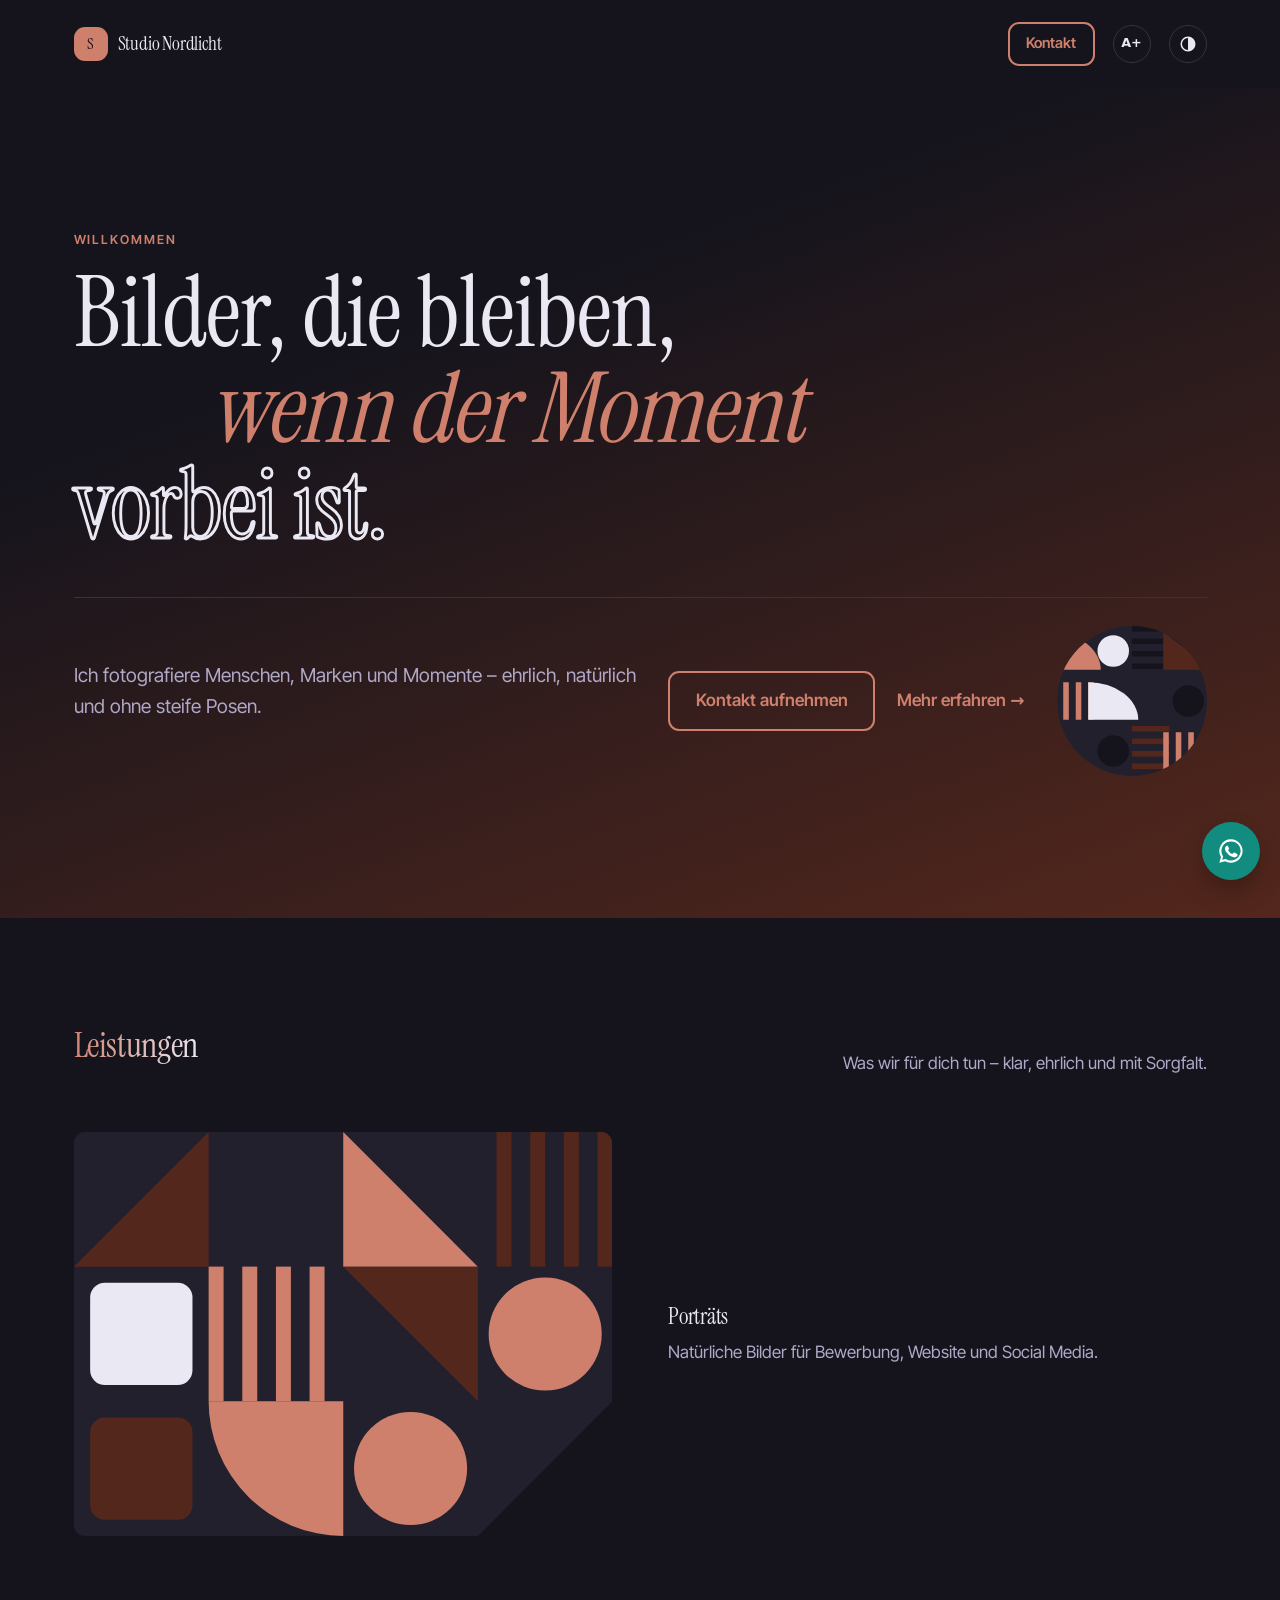
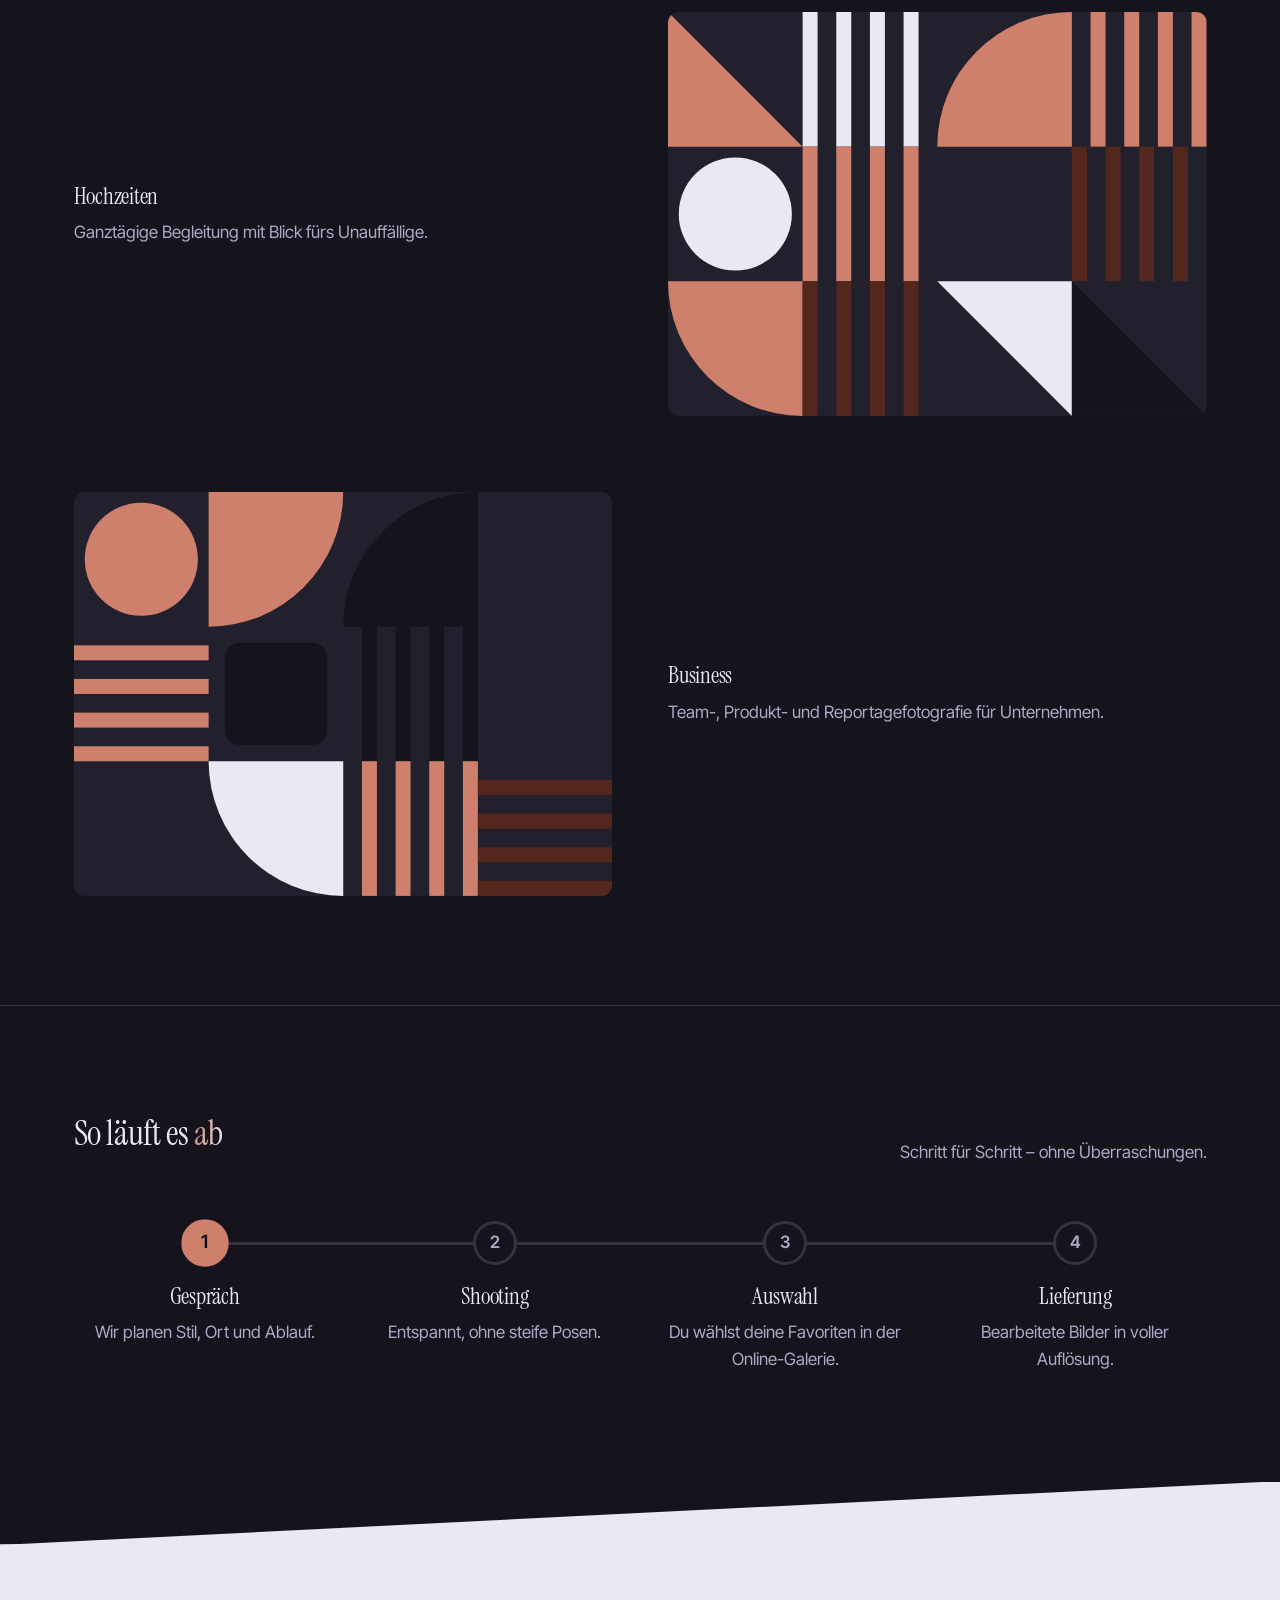
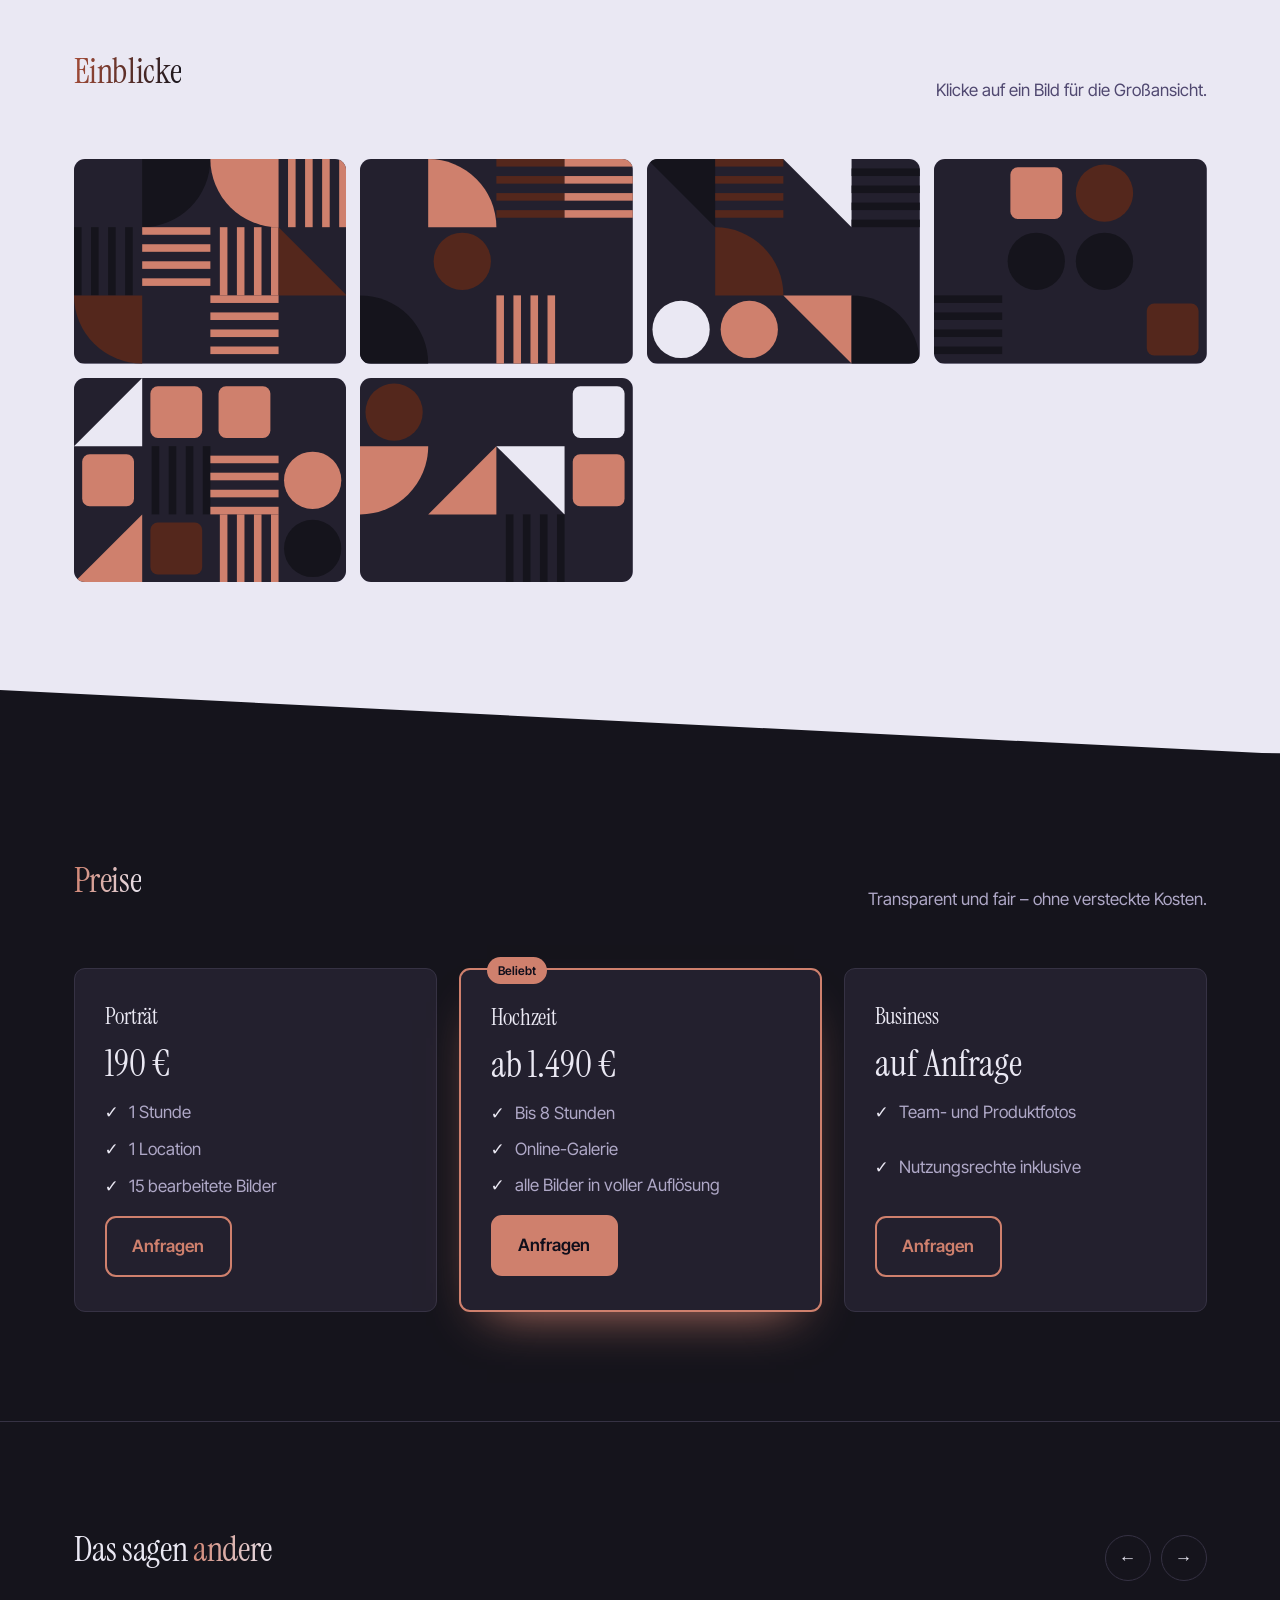
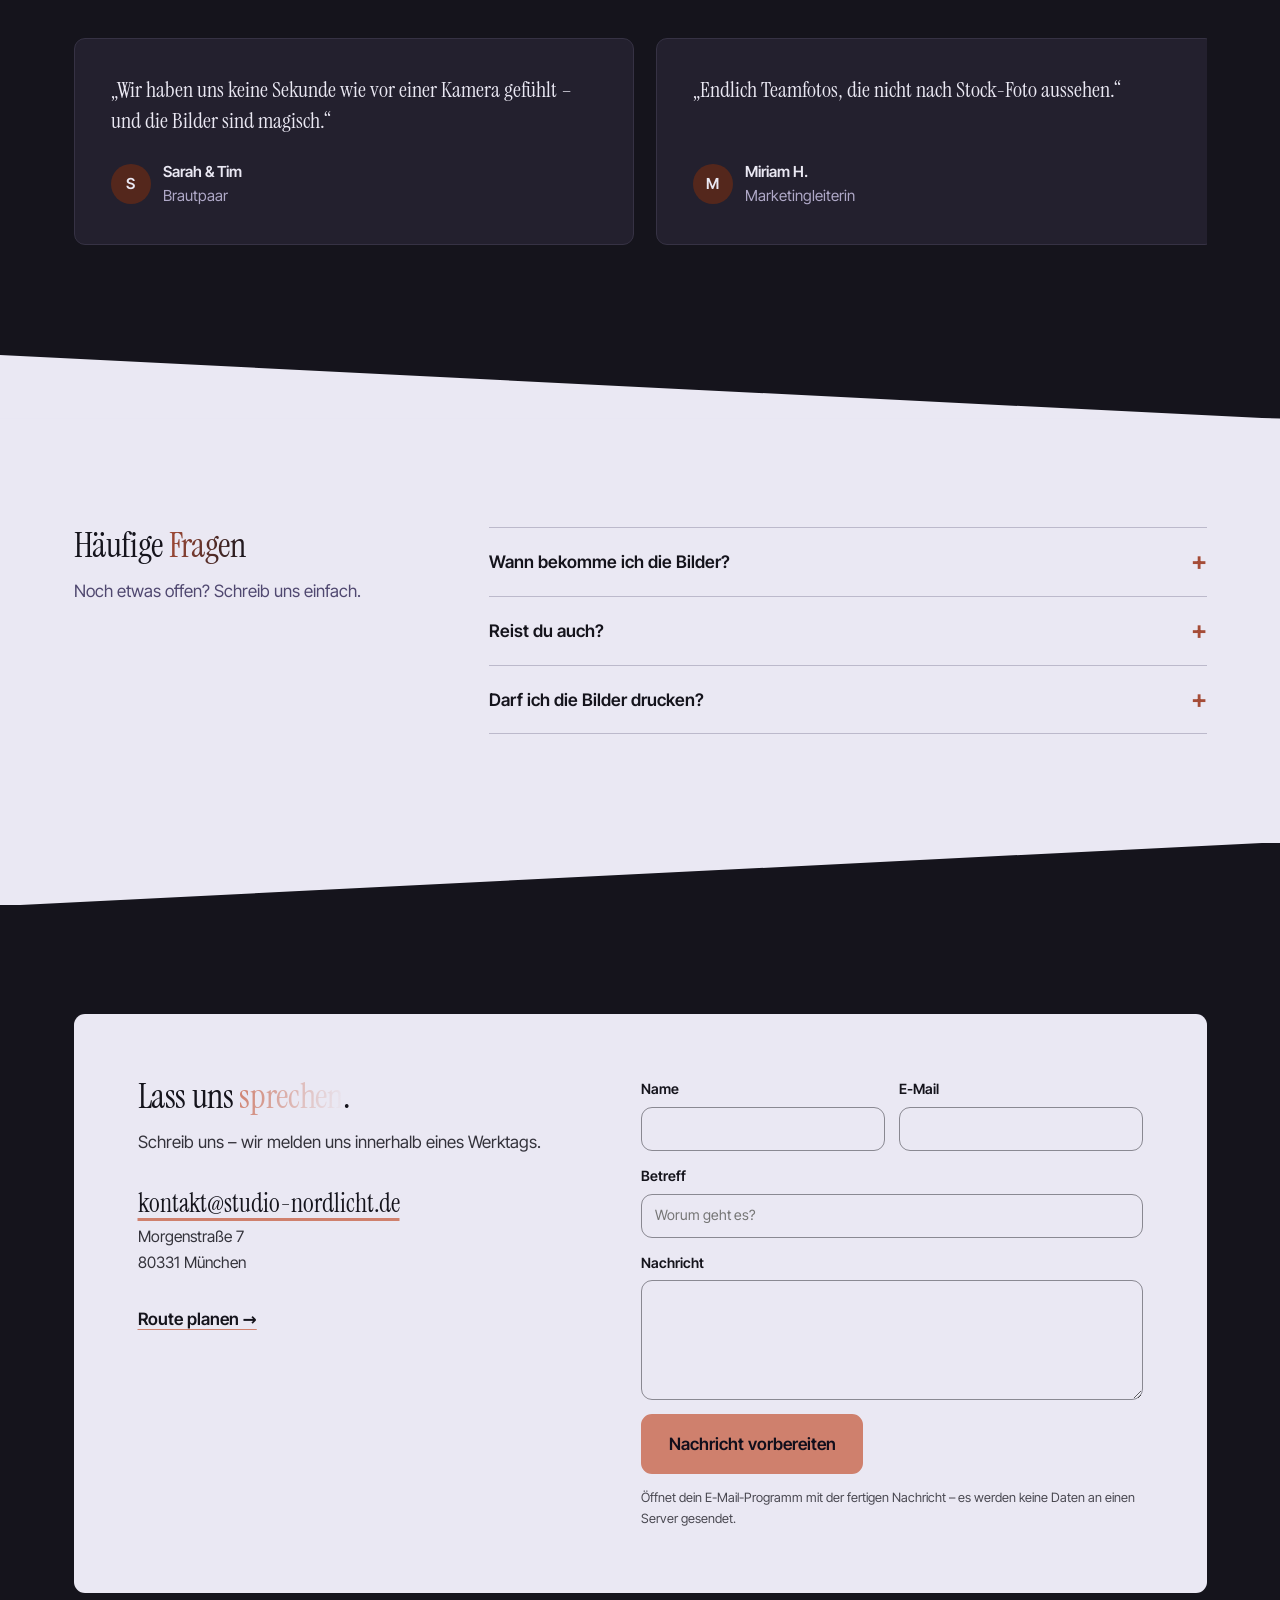
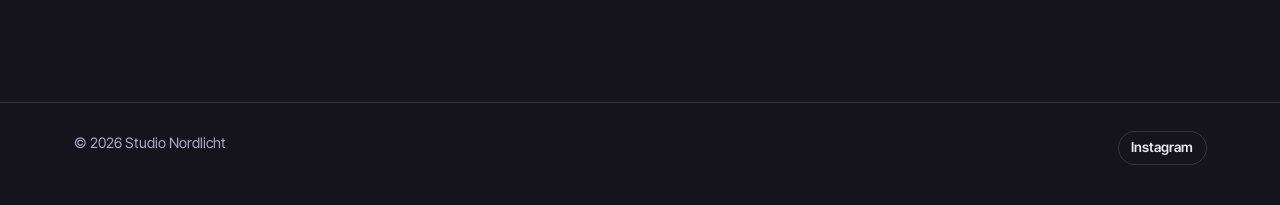
<file: genom/beispiele/studio-nordlicht.html>
<!doctype html>
<html lang="de">
<head>
<meta charset="utf-8">
<meta name="viewport" content="width=device-width, initial-scale=1">
<title>Studio Nordlicht</title>
<meta name="description" content="Bilder, die bleiben, wenn der Moment vorbei ist. – Ich fotografiere Menschen, Marken und Momente – ehrlich, natürlich und ohne steife Posen.">
<meta name="generator" content="Genom – evolutionärer Website-Builder · Genom b3aa72e6c08a7faaa780509ec28676cd80eaa049">
<meta name="theme-color" content="#15141c">
<meta property="og:type" content="website"><meta property="og:locale" content="de_DE">
<meta property="og:title" content="Studio Nordlicht"><meta property="og:description" content="Bilder, die bleiben, wenn der Moment vorbei ist. – Ich fotografiere Menschen, Marken und Momente – ehrlich, natürlich und ohne steife Posen.">
<meta name="twitter:card" content="summary">
<link rel="icon" href="data:image/svg+xml,%3Csvg%20xmlns%3D'http%3A%2F%2Fwww.w3.org%2F2000%2Fsvg'%20viewBox%3D'0%200%2064%2064'%3E%3Crect%20width%3D'64'%20height%3D'64'%20rx%3D'17.6'%20fill%3D'%23cf806d'%2F%3E%3Ctext%20x%3D'50%25'%20y%3D'54%25'%20text-anchor%3D'middle'%20dominant-baseline%3D'middle'%20font-family%3D'Arial%2Csans-serif'%20font-weight%3D'700'%20font-size%3D'36'%20fill%3D'%23110e1b'%3ES%3C%2Ftext%3E%3C%2Fsvg%3E">
<script type="application/ld+json">{"@context":"https://schema.org","@type":"LocalBusiness","name":"Studio Nordlicht","description":"Bilder, die bleiben, wenn der Moment vorbei ist. – Ich fotografiere Menschen, Marken und Momente – ehrlich, natürlich und ohne steife Posen.","email":"kontakt@studio-nordlicht.de","address":"Morgenstraße 7, 80331 München","sameAs":["https://www.instagram.com/studio.nordlicht/"]}</script>
<style>@font-face{font-family:'Instrument Serif';font-style:normal;font-weight:400;font-display:swap;src:url([data-uri]) format("woff2");unicode-range:U+0000-00FF, U+0131, U+0152-0153, U+02BB-02BC, U+02C6, U+02DA, U+02DC, U+0304, U+0308, U+0329, U+2000-206F, U+20AC, U+2122, U+2191, U+2193, U+2212, U+2215, U+FEFF, U+FFFD}
@font-face{font-family:'Inter Tight';font-style:normal;font-weight:400 600;font-display:swap;src:url([data-uri]) format("woff2");unicode-range:U+0000-00FF, U+0131, U+0152-0153, U+02BB-02BC, U+02C6, U+02DA, U+02DC, U+0304, U+0308, U+0329, U+2000-206F, U+20AC, U+2122, U+2191, U+2193, U+2212, U+2215, U+FEFF, U+FFFD}</style>
<style>
*{box-sizing:border-box}html{scroll-behavior:smooth}
:root{--bg:#15141c;--fg:#eae8f3;--surface:#23202e;--muted:#afa8c7;--line:#363244;--at:#cf806d;--tint:#54271c;--t-base:#15141c;--t-surface:#23202e;--t-ink:#eae8f3;--t-band:#cf806d;color-scheme:dark}
html.flip{--bg:#eae8f3;--fg:#15141c;--surface:#cfcae2;--muted:#504870;--line:#bcb9cb;--at:#a54c37;--tint:#e6bcb2;--t-base:#eae8f3;--t-surface:#cfcae2;--t-ink:#15141c;color-scheme:light}
html.flip .tone-surface{--bg:#cfcae2;--surface:#eae8f3}
html.flip .tone-ink{--bg:#15141c;--fg:#eae8f3;--surface:#23202e;--muted:#afa8c7;--line:#363244;--at:#cf806d;--tint:#54271c}
body{transition:background-color .4s,color .4s}
.tone-surface{--bg:#23202e;--surface:#15141c}
.tone-ink{--bg:#eae8f3;--fg:#15141c;--surface:#cfcae2;--muted:#504870;--line:#bcb9cb;--at:#a54c37;--tint:#e6bcb2}
.tone-band{--bg:#cf806d;--fg:#110e1b;--muted:#110e1b;--at:#110e1b}
html.big{font-size:118%}
body{margin:0;background:var(--bg);color:var(--fg);font-family:"Inter Tight",system-ui,sans-serif;font-size:1.0625rem;line-height:1.6;-webkit-font-smoothing:antialiased}
a{color:inherit}
.wrap{max-width:1181px;margin:0 auto;padding:0 24px}
h1,h2,h3{font-family:"Instrument Serif",Georgia,serif;font-weight:400;letter-spacing:-0.010em;line-height:1.05;margin:0 0 .4em;text-wrap:balance}
h1{font-size:clamp(2.4rem,6vw,4.20rem)}h2{font-size:clamp(1.8rem,3.4vw,2.19rem)}h3{font-size:1.41rem;line-height:1.2}
p{margin:0 0 1em}.lead{font-size:1.2rem;color:var(--muted);max-width:38em}
.eyebrow{font-size:.78rem;text-transform:uppercase;letter-spacing:.16em;font-weight:600;color:var(--at);margin-bottom:1.2em}
.btn{display:inline-flex;align-items:center;justify-content:center;padding:.85em 1.5em;font-weight:600;text-decoration:none;border-radius:11px;transition:transform .15s,box-shadow .15s;border:2px solid #cf806d}
.btn:hover{transform:translateY(-2px)}
.btn.filled{background:#cf806d;color:#110e1b}
.btn.pill{background:#cf806d;color:#110e1b;border-radius:999px}
.btn.outline{background:transparent;color:var(--at);border-color:var(--at)}
.btn.link{background:none;border:0;border-bottom:3px solid #cf806d;border-radius:0;padding:.3em 0;color:var(--fg)}
.btn.sm{padding:.55em 1.1em;font-size:.92rem}.btn.link.sm{padding:.2em 0}
.more{text-decoration:none;font-weight:600;color:var(--at)}.more:hover{text-decoration:underline}
.actions{display:flex;flex-wrap:wrap;gap:22px;align-items:center;margin-top:1.8em}
:focus-visible{outline:3px solid #cf806d;outline-offset:3px}
.progress{position:fixed;top:0;left:0;right:0;height:3px;background:#cf806d;transform:scaleX(0);transform-origin:0 50%;z-index:50;pointer-events:none}
.nav{padding:22px 0;border-bottom:1px solid var(--line)}
.nav .wrap{display:flex;align-items:center;justify-content:space-between;gap:20px}
.nav nav{display:flex;gap:28px;flex-wrap:wrap}.nav nav a{text-decoration:none;color:var(--muted);font-weight:500}.nav nav a:hover{color:var(--fg)}
.n1 .wrap{flex-direction:column;gap:14px}.n2{border-bottom:0}
.logo{display:inline-flex;align-items:center;gap:10px;text-decoration:none;font-family:"Instrument Serif",sans-serif;font-weight:400;font-size:1.2rem;letter-spacing:-0.010em}
.mark{width:34px;height:34px;display:grid;place-items:center;background:#cf806d;color:#110e1b;border-radius:11px;font-size:1rem}
.art{border-radius:11px;overflow:hidden;line-height:0}.art svg{width:100%;height:auto;display:block}

/* Hero */
.hero{padding:142px 0;position:relative}
.hero h1,.hero .lead,.hero .actions,.hero .eyebrow,.hero .art,.hero .t,.hero .disc,.hero .mag-meta{animation:rise .9s cubic-bezier(.2,.7,.2,1) both}
.hero h1{animation-delay:.08s}.hero .lead{animation-delay:.18s}.hero .actions{animation-delay:.28s}.hero .art,.hero .disc{animation-delay:.2s}
@keyframes rise{from{opacity:0;transform:translateY(22px)}}
.h0{text-align:center}.h0 .lead{margin:0 auto}.h0 .actions{justify-content:center}.h0 h1{max-width:14em;margin-left:auto;margin-right:auto}
.h1 .wrap{display:grid;grid-template-columns:1.1fr 1fr;gap:56px;align-items:center}
.h1 .art svg{aspect-ratio:5/4}
.h1 .arch{border-radius:999px 999px 11px 11px}.h1 .arch svg{aspect-ratio:4/5}
.h1 .offset{box-shadow:18px 18px 0 #cf806d;overflow:hidden}
.h2 h1{font-size:clamp(3rem,9vw,5.52rem);max-width:none}
.h2 .row,.h7 .row{display:grid;grid-template-columns:1.3fr 1fr;gap:40px;border-top:2px solid var(--fg);padding-top:28px;margin-top:20px;align-items:start}
.h2 .actions,.h7 .actions{margin-top:0;justify-content:flex-end}
.h3{background:#cf806d}
.h3 .card{background:var(--bg);border-radius:11px;padding:clamp(28px,5vw,64px);max-width:760px}
.h4 .mag-meta{display:flex;justify-content:space-between;gap:16px;flex-wrap:wrap;border-top:4px solid var(--fg);border-bottom:1px solid var(--line);padding:10px 0;font-size:.75rem;text-transform:uppercase;letter-spacing:.16em;font-weight:700;margin-bottom:clamp(28px,5vw,56px)}
.h4 .mag-grid{display:grid;grid-template-columns:auto 1.35fr 1fr;gap:clamp(20px,4vw,56px);align-items:start}
.h4 .mag-side{writing-mode:vertical-rl;transform:rotate(180deg);text-transform:uppercase;letter-spacing:.24em;font-size:.75rem;color:var(--at);font-weight:700;margin:0}
.h4 .mag-art{margin:clamp(0px,7vw,110px) 0 0}.h4 .mag-art svg{aspect-ratio:3/4}
.h4 figcaption{margin-top:10px;font-size:.8rem;color:var(--muted);font-style:italic}
.h5 .bento{display:grid;grid-template-columns:repeat(4,1fr);grid-auto-rows:minmax(150px,auto);gap:14px}
.h5 .t{border-radius:11px;padding:clamp(20px,3vw,36px);overflow:hidden;display:flex;flex-direction:column;justify-content:space-between;gap:10px}
.h5 .ta{grid-column:span 2;grid-row:span 2;background:var(--surface);justify-content:center}
.h5 .ta h1{font-size:clamp(2.2rem,4.6vw,3.42rem)}
.h5 .tb{grid-column:span 2;padding:0}.h5 .tb svg{width:100%;height:100%;min-height:200px;display:block}
.h5 .tc{background:#cf806d;color:#110e1b;animation-delay:.25s}
.h5 .tc b{font-family:"Instrument Serif",sans-serif;font-size:clamp(2.6rem,4.5vw,3.8rem);line-height:1;font-weight:400}
.h5 .td{background:var(--fg);color:var(--bg);animation-delay:.35s}.h5 .td p{font-family:"Instrument Serif",serif;font-size:1.15rem;line-height:1.35;margin:0}.h5 .td small{opacity:.8}
.h6{background:#cf806d;--fg:#110e1b;--muted:#110e1b;--at:#110e1b;color:var(--fg);overflow:hidden}
.h6 .wrap{display:grid;grid-template-columns:1.3fr 1fr;gap:48px;align-items:center;position:relative;z-index:1}
.h6 .btn{background:#110e1b;color:#cf806d;border:2px solid #110e1b;padding:.85em 1.5em;border-radius:11px}
.h6 .ghost{position:absolute;left:-.04em;right:0;bottom:-.16em;font-family:"Instrument Serif",sans-serif;font-weight:400;font-size:clamp(5rem,19vw,17rem);line-height:1;white-space:nowrap;color:transparent;-webkit-text-stroke:2px #110e1b;opacity:.28;pointer-events:none;letter-spacing:-.03em}
.h6 .disc{border-radius:50%;overflow:hidden;aspect-ratio:1;max-width:420px;justify-self:end;width:100%;box-shadow:0 0 0 10px #110e1b22}.h6 .disc svg{width:100%;height:100%;display:block}
.h7{padding-bottom:98px}.h7 h1{font-size:clamp(2.8rem,7.5vw,5.16rem)}
.marquee{background:#cf806d;color:#110e1b;overflow:hidden;padding:18px 0;border-block:2px solid var(--fg)}
.marquee .track{display:flex;width:max-content;gap:28px;align-items:center;animation:mq 38s linear infinite}
.marquee span{font-family:"Instrument Serif",sans-serif;font-weight:400;font-size:clamp(1.4rem,3vw,2.2rem);white-space:nowrap;letter-spacing:-0.010em}.marquee i{font-style:normal;opacity:.7}
.marquee:hover .track{animation-play-state:paused}
@keyframes mq{to{transform:translateX(-50%)}}
.h8 .stack{font-size:clamp(2.8rem,10vw,6.12rem);line-height:.98;margin-bottom:.45em}
.h8 .stack span{display:block}.h8 .s1{font-style:italic;color:var(--at);padding-left:12%}.h8 .s2{color:transparent;-webkit-text-stroke:.03em var(--fg)}.h8 .s3{text-align:right}
.h8 .row{display:grid;grid-template-columns:1.2fr auto 150px;gap:32px;align-items:center;border-top:1px solid var(--line);padding-top:28px}.h8 .actions{margin-top:0}
.h8 .mini-art{width:150px;height:150px;border-radius:50%;overflow:hidden;animation:spin 40s linear infinite}.h8 .mini-art svg{width:100%;height:100%;display:block}
@keyframes spin{to{transform:rotate(360deg)}}
.h9{overflow:hidden;isolation:isolate}
.h9 .aurora{position:absolute;inset:-35%;z-index:-2;background:conic-gradient(from 0deg,#cf806d,var(--tint),var(--bg),#cf806d,var(--tint),#cf806d);filter:blur(90px);opacity:.5;animation:spin 26s linear infinite}
.h9 .floor{position:absolute;left:-50%;right:-50%;bottom:-6%;height:52%;z-index:-1;background-image:linear-gradient(color-mix(in srgb,var(--fg) 24%,transparent) 1px,transparent 1px),linear-gradient(90deg,color-mix(in srgb,var(--fg) 24%,transparent) 1px,transparent 1px);background-size:64px 64px;transform:perspective(520px) rotateX(64deg);transform-origin:50% 100%;-webkit-mask-image:linear-gradient(to top,#000 5%,transparent 80%);mask-image:linear-gradient(to top,#000 5%,transparent 80%);animation:floor 3.5s linear infinite}
@keyframes floor{to{background-position:0 64px}}
.h9 .wrap{display:grid;grid-template-columns:1.25fr 1fr;gap:48px;align-items:center}
.h9 .hud{grid-column:1/-1;display:flex;justify-content:space-between;gap:12px;flex-wrap:wrap;font-family:ui-monospace,SFMono-Regular,Menlo,monospace;font-size:.72rem;letter-spacing:.2em;text-transform:uppercase;color:var(--muted);border-bottom:1px dashed color-mix(in srgb,var(--fg) 30%,transparent);padding-bottom:12px}
.h9 .hud span:first-child::before{content:"";display:inline-block;width:7px;height:7px;border-radius:50%;background:#cf806d;margin-right:9px;box-shadow:0 0 10px #cf806d;animation:blink 1.6s steps(2) infinite}
@keyframes blink{50%{opacity:.2}}
.h9 .glass{background:color-mix(in srgb,var(--bg) 84%,transparent);-webkit-backdrop-filter:blur(18px);backdrop-filter:blur(18px);border:1px solid color-mix(in srgb,var(--fg) 16%,transparent);border-radius:14px;padding:clamp(26px,4vw,52px);box-shadow:0 30px 90px -30px #cf806d99,inset 0 1px 0 color-mix(in srgb,var(--fg) 12%,transparent)}
.h9 .orbit{position:relative;aspect-ratio:1;max-width:400px;width:100%;justify-self:center}
.h9 .orbit .core{position:absolute;inset:16%;border-radius:50%;overflow:hidden;box-shadow:0 0 70px -10px #cf806d}.h9 .orbit .core svg{width:100%;height:100%;display:block}
.h9 .orbit .ring{position:absolute;inset:4%;border-radius:50%;border:1.5px dashed color-mix(in srgb,var(--fg) 40%,transparent);animation:spin 34s linear infinite}
.h9 .orbit .r2{inset:-3%;border:2px solid transparent;border-top-color:#cf806d;border-right-color:#cf806d;animation-duration:9s;animation-direction:reverse}
.h10{text-align:center;overflow:hidden;--mx:50%;--my:40%;background:radial-gradient(520px circle at var(--mx) var(--my),color-mix(in srgb,#cf806d 22%,transparent),transparent 70%)}
.h10 h1{font-size:clamp(3rem,10vw,5.91rem);line-height:1;margin:0 auto .35em;max-width:none}
.h10 .w{display:inline-block;white-space:nowrap}
.h10 .k{display:inline-block;transition:transform .35s cubic-bezier(.2,.7,.2,1),color .35s;animation:kwave 1.1s cubic-bezier(.2,.7,.2,1) backwards}
.h10 .w:nth-child(2n) .k{animation-delay:.08s}.h10 .k:nth-child(3n){animation-delay:.14s}.h10 .k:nth-child(3n+1){animation-delay:.04s}
@keyframes kwave{from{opacity:0;transform:translateY(.6em) rotate(8deg)}}
.h10 .lead{margin:0 auto}.h10 .actions{justify-content:center}
.h11 .wrap{display:grid;grid-template-columns:1fr 1.1fr;gap:40px;align-items:center}
.h11 .board{position:relative;height:460px}
.pola{position:absolute;margin:0;width:52%;background:#fff;padding:10px 10px 14px;box-shadow:0 18px 40px -18px rgba(0,0,0,.45);transition:transform .4s cubic-bezier(.2,.7,.2,1),z-index 0s;animation:rise .9s backwards}
.pola .art{border-radius:2px}.pola .art svg{aspect-ratio:400/340}
.pola figcaption{font-family:"Instrument Serif",serif;font-style:italic;font-size:1.05rem;color:#222;margin-top:8px;text-align:center}
.pola::before{content:"";position:absolute;top:-12px;left:50%;width:84px;height:24px;margin-left:-42px;background:color-mix(in srgb,#54271c 75%,transparent);transform:rotate(-4deg);box-shadow:0 1px 2px rgba(0,0,0,.1)}
.pola.p0{left:0;top:30px;transform:rotate(-7deg);animation-delay:.1s}.pola.p1{right:2%;top:0;transform:rotate(5deg);animation-delay:.22s}.pola.p2{left:24%;bottom:0;transform:rotate(-2deg);animation-delay:.34s}
.pola:hover{transform:rotate(0) scale(1.05);z-index:5}
.sticker{position:absolute;right:4%;bottom:14%;z-index:6;width:118px;height:118px;border-radius:50%;background:#cf806d;color:#110e1b;display:grid;place-content:center;text-align:center;font-size:.78rem;font-weight:600;line-height:1.2;transform:rotate(12deg);box-shadow:0 10px 30px -10px #cf806d;animation:wob 6s ease-in-out infinite}
.sticker b{display:block;font-family:"Instrument Serif",sans-serif;font-size:1.7rem;font-weight:400}
@keyframes wob{50%{transform:rotate(4deg) scale(1.04)}}
.h12 .term{max-width:860px;margin:0 auto;background:var(--fg);color:var(--bg);border-radius:11px;overflow:hidden;box-shadow:0 40px 80px -40px rgba(0,0,0,.6)}
.term-bar{display:flex;align-items:center;gap:7px;padding:12px 16px;border-bottom:1px solid color-mix(in srgb,var(--bg) 18%,transparent);font-family:ui-monospace,SFMono-Regular,Menlo,monospace;font-size:.75rem;opacity:.85}
.term-bar i{width:11px;height:11px;border-radius:50%;background:color-mix(in srgb,var(--bg) 35%,transparent)}.term-bar i:first-child{background:#cf806d}
.term-bar span{margin-left:auto}
.term-body{padding:clamp(22px,4vw,44px);font-family:ui-monospace,SFMono-Regular,Menlo,monospace}
.term-body .cmd,.term-body .out{margin:0 0 .4em;font-size:.95rem;opacity:.85}.term-body .pr{opacity:.7}
.term-body .ok{color:#cf806d}
.term-body h1{font-family:"Instrument Serif",sans-serif;color:inherit;margin:.3em 0 .6em;min-height:1.1em}
.term-body h1::after{content:"";display:inline-block;width:.5em;height:.9em;background:#cf806d;margin-left:.08em;vertical-align:-.08em;animation:blink 1s steps(2) infinite}
.term-body .lead{color:inherit;opacity:.8;margin-top:1.2em}.term-body .more{color:inherit}
.term-body .btn.outline{color:var(--bg);border-color:var(--bg)}.term-body .btn.link{color:var(--bg)}
.h9 .sat{position:absolute;top:-8px;left:calc(50% - 7px);width:14px;height:14px;border-radius:50%;background:#cf806d;box-shadow:0 0 18px #cf806d}

/* Bereiche */
section{padding:109px 0;background:var(--bg);color:var(--fg)}
.tone-base+.tone-base,.tone-surface+.tone-surface{border-top:1px solid var(--line)}
.sep{line-height:0;display:block;margin:-1px 0}.sep svg{display:block;width:100%;height:clamp(28px,5vw,72px)}
.sec-head{display:flex;justify-content:space-between;align-items:end;gap:20px;margin-bottom:55px}
.sec-head p{color:var(--muted);max-width:24em;margin:0}
.fgrid{display:grid;grid-template-columns:repeat(auto-fit,minmax(240px,1fr));gap:22px}
.fcard{background:var(--surface);border-radius:11px;padding:30px;border:1px solid var(--line)}
.fcard p,.frow p,.fzig p,.tp p{color:var(--muted);margin:0}
.ico{display:inline-grid;place-items:center;width:44px;height:44px;border-radius:11px;background:var(--tint);color:var(--fg);font-weight:700;font-size:.9rem;margin-bottom:22px}
.frow{display:grid;grid-template-columns:110px 1fr 1.4fr;gap:24px;align-items:baseline;padding:28px 0;border-top:1px solid var(--line)}
.frow:last-child{border-bottom:1px solid var(--line)}
.big{font-family:"Instrument Serif",sans-serif;font-size:2.6rem;font-weight:400;color:var(--at);line-height:1}
.fzig{display:grid;grid-template-columns:1fr 1fr;gap:56px;align-items:center;margin-bottom:76px}
.fzig:last-child{margin-bottom:0}.fzig.rev .art{order:2}.fzig .art svg{aspect-ratio:4/3}
.fbento{display:grid;grid-template-columns:repeat(3,1fr);gap:16px}
.fb{border-radius:11px;padding:28px;background:var(--surface);display:flex;flex-direction:column;justify-content:flex-end;gap:6px;min-height:190px}
.fb p{margin:0;color:var(--muted)}.fb.alt{background:var(--tint)}.fb.alt p{color:var(--fg)}
.fb.inv{background:var(--fg);color:var(--bg)}.fb.inv p{color:inherit;opacity:.85}
.fb.big{grid-column:span 2;grid-row:span 2;padding:0;justify-content:stretch;display:grid;grid-template-rows:1fr auto}
.fb.big .art{border-radius:0}.fb.big .art svg{height:100%;object-fit:cover;aspect-ratio:auto;min-height:220px}.fb.big .fbt{padding:28px}
.ftabs{display:grid;grid-template-columns:1fr 1.4fr;gap:48px;align-items:start}
.tl{display:grid;gap:4px}
.tl button{all:unset;box-sizing:border-box;cursor:pointer;display:flex;gap:16px;align-items:baseline;padding:16px 20px;border-radius:11px;font-family:"Instrument Serif",sans-serif;font-size:1.35rem;font-weight:400;color:var(--muted);transition:background .2s,color .2s}
.tl button span{font-family:"Inter Tight",sans-serif;font-size:.8rem;color:var(--at)}
.tl button[aria-selected=true]{background:var(--surface);color:var(--fg)}
.tl button:focus-visible{outline:3px solid #cf806d}
html.js .tp:not(.on){display:none}.tp .art svg{aspect-ratio:16/10}.tp h3{margin-top:22px}
html.js .tp.on{animation:rise .5s ease both}
html:not(.js) .tl{display:none}html:not(.js) .ftabs{grid-template-columns:1fr}html:not(.js) .tp{margin-bottom:40px}
.about blockquote{margin:0;font-family:"Instrument Serif",serif;font-weight:400;font-size:clamp(1.5rem,3vw,1.91rem);line-height:1.3;letter-spacing:-0.010em;max-width:28em}
.about blockquote::before{content:"";display:block;width:64px;height:6px;background:#cf806d;border-radius:3px;margin-bottom:28px}
.cta .box{background:var(--fg);color:var(--bg);border-radius:11px;padding:clamp(28px,5vw,64px);display:grid;grid-template-columns:1fr 1.1fr;gap:48px;align-items:start}
.cta .box p{opacity:.85;max-width:30em;margin:0 0 1.6em}
.cta .mail{display:inline-block;font-family:"Instrument Serif",sans-serif;font-size:clamp(1.15rem,2.2vw,1.6rem);font-weight:400;color:var(--bg);text-decoration-thickness:3px;text-underline-offset:6px;text-decoration-color:#cf806d;overflow-wrap:anywhere}
.cf{display:grid;gap:14px}.cf .two{display:grid;grid-template-columns:1fr 1fr;gap:14px}
.cf label{display:grid;gap:6px;font-size:.88rem;font-weight:600}
.cf input,.cf textarea{font:inherit;font-weight:400;color:var(--bg);background:transparent;border:1.5px solid color-mix(in srgb,var(--bg) 45%,transparent);border-radius:11px;padding:.7em .9em;width:100%}
.cf input:focus,.cf textarea:focus{border-color:#cf806d;outline:none}
.cf textarea{min-height:120px;resize:vertical}
.cf button{justify-self:start;cursor:pointer;font:inherit;font-weight:600}
.cf small{opacity:.75;font-size:.8rem}
.stats .grid{display:grid;grid-template-columns:repeat(auto-fit,minmax(170px,1fr));gap:28px;text-align:center}
.stat b{display:block;font-family:"Instrument Serif",sans-serif;font-size:clamp(2.4rem,5vw,3.8rem);font-weight:400;line-height:1.05;letter-spacing:-0.010em;font-variant-numeric:tabular-nums;color:var(--at)}
.stat span{color:var(--muted)}
.gal{display:grid;grid-template-columns:repeat(auto-fill,minmax(230px,1fr));gap:14px}
.tile{padding:0;border:0;border-radius:11px;overflow:hidden;cursor:zoom-in;aspect-ratio:4/3;background:var(--surface);display:block;width:100%}
.tile img,.tile svg{width:100%;height:100%;object-fit:cover;display:block;transition:transform .5s}
.tile:hover img,.tile:hover svg{transform:scale(1.05)}
dialog.lb{border:0;padding:0;background:transparent;max-width:94vw;max-height:94vh;overflow:visible}
dialog.lb::backdrop{background:rgba(0,0,0,.88)}
.lb-stage img,.lb-stage svg{display:block;max-width:90vw;max-height:78vh;width:auto;height:auto;border-radius:11px}
.lb-stage svg{width:min(90vw,1000px)}
.lb-bar{display:flex;align-items:center;justify-content:space-between;gap:12px;margin-top:12px;color:#fff}
.lb-bar button{background:rgba(255,255,255,.16);color:#fff;border:0;border-radius:999px;width:44px;height:44px;font-size:1.15rem;cursor:pointer}
.lb-bar button:hover{background:rgba(255,255,255,.28)}
.plans{display:grid;grid-template-columns:repeat(auto-fit,minmax(250px,1fr));gap:22px;align-items:stretch}
.plan{background:var(--surface);border:1px solid var(--line);border-radius:11px;padding:34px 30px;display:flex;flex-direction:column;gap:16px;position:relative}
.plan.hl-plan{border:2px solid #cf806d;box-shadow:0 24px 50px -28px #cf806d}
.plan .badge{position:absolute;top:-13px;left:26px;background:#cf806d;color:#110e1b;font-size:.75rem;font-weight:700;padding:4px 11px;border-radius:999px}
.plan h3{margin:0}.plan .price{font-family:"Instrument Serif",sans-serif;font-size:2.3rem;font-weight:400;line-height:1}
.plan ul{list-style:none;padding:0;margin:0;display:grid;gap:9px;color:var(--muted);flex:1}
.plan li::before{content:"✓";color:var(--fg);font-weight:700;margin-right:10px}
.plan .btn{align-self:flex-start}
.qnav{display:flex;gap:10px}.qnav button{width:46px;height:46px;border-radius:50%;border:1.5px solid var(--line);background:var(--bg);color:var(--fg);font-size:1.1rem;cursor:pointer}
.qnav button:hover{border-color:var(--fg)}
.quotes{display:grid;grid-auto-flow:column;grid-auto-columns:min(100%,560px);gap:22px;overflow-x:auto;scroll-snap-type:x mandatory;scrollbar-width:none;padding:2px}
.quotes::-webkit-scrollbar{display:none}
.quote{scroll-snap-align:start;background:var(--surface);border:1px solid var(--line);border-radius:11px;padding:36px;margin:0;display:flex;flex-direction:column;justify-content:space-between;gap:24px}
.quote blockquote{margin:0;font-family:"Instrument Serif",serif;font-size:1.35rem;line-height:1.4;font-weight:400}
.quote figcaption{display:flex;align-items:center;gap:12px;color:var(--muted);font-size:.95rem}
.quote figcaption i{width:40px;height:40px;border-radius:50%;background:var(--tint);color:var(--fg);display:grid;place-items:center;font-style:normal;font-weight:700}
.quote figcaption b{color:var(--fg);display:block}
.split{display:grid;grid-template-columns:1fr 2fr;gap:56px}
.faq details{border-top:1px solid var(--line)}.faq details:last-child{border-bottom:1px solid var(--line)}
.faq summary{cursor:pointer;list-style:none;display:flex;justify-content:space-between;gap:20px;padding:20px 0;font-weight:600;font-size:1.08rem}
.faq summary::-webkit-details-marker{display:none}
.faq summary::after{content:"+";font-size:1.6rem;line-height:1;color:var(--at);transition:transform .25s;flex:none}
.faq details[open] summary::after{transform:rotate(45deg)}
.faq details p{color:var(--muted);margin:0 0 22px;max-width:46em}
.hours .split{grid-template-columns:1fr 1fr;align-items:center}
.nav-r{display:flex;align-items:center;gap:18px;flex-wrap:wrap}
.mark-img{height:36px;width:auto;max-width:130px;object-fit:contain;border-radius:8px}
.big-t{width:38px;height:38px;border-radius:50%;border:1.5px solid var(--line);background:transparent;color:var(--fg);cursor:pointer;font:700 .8rem/1 system-ui,sans-serif;flex:none}
.big-t:hover{border-color:var(--fg)}.big-t[aria-pressed=true]{background:var(--fg);color:var(--bg)}
.notice{display:flex;align-items:center;justify-content:center;gap:12px;background:#cf806d;color:#110e1b;padding:10px 48px;position:relative;font-weight:600;font-size:.95rem;text-align:center}
.notice a{color:inherit;text-decoration-thickness:2px;text-underline-offset:3px}
.notice button{position:absolute;right:12px;top:50%;transform:translateY(-50%);background:transparent;border:0;color:inherit;font-size:1rem;cursor:pointer;width:32px;height:32px}
.totop{position:fixed;right:20px;bottom:20px;z-index:39;width:46px;height:46px;border-radius:50%;border:1.5px solid var(--line);background:var(--bg);color:var(--fg);font-size:1.2rem;cursor:pointer;opacity:0;transform:translateY(12px);pointer-events:none;transition:opacity .3s,transform .3s;box-shadow:0 10px 30px -10px rgba(0,0,0,.4)}
.totop.up{bottom:90px}.totop.show{opacity:1;transform:none;pointer-events:auto}
.people{display:grid;grid-template-columns:repeat(auto-fit,minmax(210px,1fr));gap:22px}
.person{text-align:center;padding:8px}
.avatar{width:96px;height:96px;border-radius:11px;display:grid;place-items:center;margin:0 auto 16px;font-family:"Instrument Serif",sans-serif;font-weight:400;font-size:1.8rem;color:#110e1b;background:conic-gradient(from var(--rot),#cf806d,var(--tint),#cf806d);box-shadow:0 14px 30px -14px #cf806d}
.person h3{margin:0 0 2px}.person .role{color:var(--at);font-weight:600;font-size:.9rem;margin:0 0 8px}.person p{color:var(--muted);margin:0}
.steps{list-style:none;margin:0;padding:0;display:grid;grid-template-columns:repeat(var(--n),1fr);gap:28px;position:relative}
.steps::before,.steps::after{content:"";position:absolute;top:21px;left:calc(50% / var(--n));right:calc(50% / var(--n));height:3px;border-radius:2px;background:var(--line)}
.steps::after{right:auto;width:calc((100% - 100% / var(--n)) * var(--p, 0));background:#cf806d;transition:width .25s linear}
.steps li{position:relative;text-align:center}
.steps .num{position:relative;z-index:1;width:44px;height:44px;border-radius:50%;display:grid;place-items:center;margin:0 auto 18px;font-weight:700;background:var(--bg);border:3px solid var(--line);color:var(--muted);transition:background .4s,border-color .4s,color .4s,transform .4s}
.steps li.done .num{background:#cf806d;border-color:#cf806d;color:#110e1b;transform:scale(1.08)}
.steps p{color:var(--muted);margin:0}
.theme-t{width:38px;height:38px;border-radius:50%;border:1.5px solid var(--line);background:transparent;color:var(--fg);cursor:pointer;display:grid;place-items:center;flex:none;transition:transform .4s}
.theme-t:hover{border-color:var(--fg)}.theme-t[aria-pressed=true]{transform:rotate(180deg)}
.addr{margin-top:28px;font-size:.98rem;opacity:.9}.addr a{color:inherit}
.route{display:inline-block;margin-top:6px;font-weight:600;color:var(--bg);text-decoration:underline;text-decoration-color:#cf806d;text-underline-offset:4px}
.socials{display:flex;gap:8px;flex-wrap:wrap}
.socials a{text-decoration:none;font-size:.85rem;font-weight:600;padding:.35em .9em;border:1.5px solid var(--line);border-radius:999px;color:var(--fg)}
.socials a:hover{border-color:var(--fg)}
.wa{position:fixed;right:20px;bottom:20px;z-index:40;width:58px;height:58px;border-radius:50%;background:#128C7E;color:#fff;display:grid;place-items:center;box-shadow:0 12px 30px -8px rgba(0,0,0,.45);transition:transform .2s}
.wa:hover{transform:scale(1.08)}
.hours table{width:100%;border-collapse:collapse}.hours td{padding:14px 0;border-bottom:1px solid var(--line)}
.hours td:last-child{text-align:right;color:var(--muted)}.hours tr.today td{font-weight:700;color:var(--fg)}
.live{display:none;align-items:center;gap:10px;font-weight:600;padding:10px 18px;border-radius:999px;background:var(--surface);border:1px solid var(--line);margin-bottom:22px}
html.js .live{display:inline-flex}
.live i{width:10px;height:10px;border-radius:50%;background:var(--muted)}
.live.open i{background:#16a34a;box-shadow:0 0 0 4px rgba(22,163,74,.25)}.live.closed i{background:#dc2626}
.legal{font-size:.92rem;color:var(--muted);border-top:1px solid var(--line)}
.legal h2{font-size:1.5rem;color:var(--fg)}.legal h3{font-size:1.02rem;color:var(--fg);margin:1.6em 0 .4em;font-family:"Inter Tight",system-ui,sans-serif;font-weight:600;letter-spacing:0}
.legal .cols{display:grid;grid-template-columns:1fr 2fr;gap:56px}.legal p{max-width:46em}.legal a{color:var(--at)}
.legal .missing{background:var(--tint);color:var(--fg);padding:0 .3em;border-radius:3px}
footer{padding:28px 0 40px;color:var(--muted);font-size:.9rem;border-top:1px solid var(--line)}
footer .wrap{display:flex;justify-content:space-between;flex-wrap:wrap;gap:12px}

/* Scroll-Animationen */
html.js .rv{opacity:0;transition:opacity .8s ease,transform .9s cubic-bezier(.2,.7,.2,1),clip-path 1s cubic-bezier(.7,0,.2,1)}
html.js .rv.in{opacity:1;transform:none;clip-path:inset(0)}

.hl{background:linear-gradient(100deg,var(--at),var(--fg));-webkit-background-clip:text;background-clip:text;color:transparent}

@media (max-width:860px){
  .nav nav{gap:16px;font-size:.95rem}.n0 .wrap{flex-direction:column;align-items:flex-start;gap:12px}
  .h1 .wrap,.h2 .row,.h7 .row,.h6 .wrap,.h9 .wrap,.h11 .wrap,.fzig,.frow,.ftabs{grid-template-columns:1fr;gap:20px}.h11 .board{height:340px}.sticker{width:96px;height:96px}
  .steps{grid-template-columns:1fr!important;gap:26px!important;padding-left:58px}.steps::before,.steps::after{left:21px!important;right:auto!important;top:0!important;bottom:0;width:3px!important;height:auto!important}.steps::after{height:calc(var(--p,0)*100%)!important}.steps li{text-align:left!important}.steps .num{position:absolute;left:-58px;margin:0!important}.h9 .orbit{max-width:240px}.fzig.rev .art{order:0}
  .h2 .actions,.h7 .actions{justify-content:flex-start}
  .h4 .mag-grid{grid-template-columns:1fr}.h4 .mag-side{writing-mode:horizontal-tb;transform:none}.h4 .mag-art{margin-top:0}
  .h5 .bento{grid-template-columns:1fr 1fr}.h5 .ta,.h5 .tb{grid-column:1/-1;grid-row:auto}
  .h6 .disc{justify-self:start;max-width:260px}
  .h8 .row{grid-template-columns:1fr;gap:20px}.h8 .mini-art{width:110px;height:110px}.h8 .s1{padding-left:6%}
  .fbento{grid-template-columns:1fr}.fb.big{grid-column:auto;grid-row:auto}
  .sec-head{flex-direction:column;align-items:start}.frow{gap:6px}.legal .cols{grid-template-columns:1fr;gap:8px}
  .cta .box,.split,.hours .split,.cf .two{grid-template-columns:1fr;gap:24px}.quote{padding:26px}
}
@media (max-width:480px){.h5 .bento{grid-template-columns:1fr}.nav-r{gap:8px}.nav nav{gap:12px;font-size:.88rem}.theme-t,.big-t{width:34px;height:34px}}
@media print{
  .theme-t,.big-t,.wa,.totop,.progress,.notice,.marquee,.qnav,.sep,.cf button,.cf small,.lb{display:none!important}
  *{animation:none!important;transition:none!important}html.js .rv{opacity:1!important;transform:none!important;clip-path:none!important}
  body{background:#fff!important;color:#000!important}section{padding:28px 0!important;break-inside:avoid}
  .wrap a[href^="http"]::after{content:" (" attr(href) ")";font-size:.8em}
}
@media (prefers-reduced-motion:reduce){
  html{scroll-behavior:auto}*{animation:none!important}.btn,.tile img,.tile svg{transition:none}
  html.js .rv{opacity:1;transform:none;clip-path:none;transition:none}
}
.hero:not(.h3):not(.h6):not(.h10){background:linear-gradient(160deg,var(--bg) 30%,var(--tint))}</style>
</head>
<body>
<div class="progress" aria-hidden="true"></div>

<header class="nav n2"><div class="wrap"><a class="logo" href="#"><span class="mark">S</span>Studio Nordlicht</a><div class="nav-r"><a class="btn outline sm" href="#kontakt">Kontakt</a><button class="big-t" type="button" aria-pressed="false" aria-label="Schrift vergrößern" title="Schrift vergrößern">A+</button><button class="theme-t" type="button" aria-pressed="false" aria-label="Hell- oder Dunkelmodus umschalten" title="Hell / Dunkel"><svg width="18" height="18" viewBox="0 0 24 24" aria-hidden="true"><circle cx="12" cy="12" r="9" fill="none" stroke="currentColor" stroke-width="2"/><path d="M12 3a9 9 0 0 1 0 18z" fill="currentColor"/></svg></button></div></div></header>
<main>
<section class="hero h8"><div class="wrap"><p class="eyebrow">Willkommen</p><h1 class="stack"><span class="s0">Bilder, die bleiben,</span><span class="s1">wenn der Moment</span><span class="s2">vorbei ist.</span></h1>
<div class="row"><p class="lead">Ich fotografiere Menschen, Marken und Momente – ehrlich, natürlich und ohne steife Posen.</p><div class="actions"><a class="btn outline" href="#kontakt">Kontakt aufnehmen</a><a class="more" href="#leistungen">Mehr erfahren →</a></div><div class="mini-art"><svg viewBox="0 0 300 300" xmlns="http://www.w3.org/2000/svg" role="img" aria-label="Abstrakte Illustration" preserveAspectRatio="xMidYMid slice"><rect width="300" height="300" fill="#23202e"/><path d="M0 100A75 100 0 0 1 75 0L75 100Z" fill="#cf806d" transform="rotate(90 37.5 50)"/><circle cx="112.5" cy="50" r="31.5" fill="#eae8f3"/><rect x="150" y="0" width="75" height="11.11111111111111" fill="#15141c" transform="rotate(0 187.5 50)"/><rect x="150" y="25" width="75" height="11.11111111111111" fill="#15141c" transform="rotate(0 187.5 50)"/><rect x="150" y="50" width="75" height="11.11111111111111" fill="#15141c" transform="rotate(0 187.5 50)"/><rect x="150" y="75" width="75" height="11.11111111111111" fill="#15141c" transform="rotate(0 187.5 50)"/><path d="M225 0L300 0L225 100Z" fill="#54271c" transform="rotate(270 262.5 50)"/><rect x="0" y="100" width="75" height="11.11111111111111" fill="#cf806d" transform="rotate(270 37.5 150)"/><rect x="0" y="125" width="75" height="11.11111111111111" fill="#cf806d" transform="rotate(270 37.5 150)"/><rect x="0" y="150" width="75" height="11.11111111111111" fill="#cf806d" transform="rotate(270 37.5 150)"/><rect x="0" y="175" width="75" height="11.11111111111111" fill="#cf806d" transform="rotate(270 37.5 150)"/><path d="M75 200A75 100 0 0 1 150 100L150 200Z" fill="#eae8f3" transform="rotate(90 112.5 150)"/><circle cx="262.5" cy="150" r="31.5" fill="#15141c"/><circle cx="112.5" cy="250" r="31.5" fill="#15141c"/><rect x="150" y="200" width="75" height="11.11111111111111" fill="#54271c" transform="rotate(0 187.5 250)"/><rect x="150" y="225" width="75" height="11.11111111111111" fill="#54271c" transform="rotate(0 187.5 250)"/><rect x="150" y="250" width="75" height="11.11111111111111" fill="#54271c" transform="rotate(0 187.5 250)"/><rect x="150" y="275" width="75" height="11.11111111111111" fill="#54271c" transform="rotate(0 187.5 250)"/><rect x="225" y="200" width="75" height="11.11111111111111" fill="#cf806d" transform="rotate(270 262.5 250)"/><rect x="225" y="225" width="75" height="11.11111111111111" fill="#cf806d" transform="rotate(270 262.5 250)"/><rect x="225" y="250" width="75" height="11.11111111111111" fill="#cf806d" transform="rotate(270 262.5 250)"/><rect x="225" y="275" width="75" height="11.11111111111111" fill="#cf806d" transform="rotate(270 262.5 250)"/></svg></div></div></div></section>

<section class="tone-base features rv" id="leistungen"><div class="wrap">
<div class="sec-head"><h2><span class="hl">Leistungen</span></h2><p>Was wir für dich tun – klar, ehrlich und mit Sorgfalt.</p></div>
<div class="fzigs"><article class="fzig"><div class="art"><svg viewBox="0 0 400 300" xmlns="http://www.w3.org/2000/svg" role="img" aria-label="Abstrakte Illustration" preserveAspectRatio="xMidYMid slice"><rect width="400" height="300" fill="#23202e"/><path d="M0 0L100 0L0 100Z" fill="#54271c" transform="rotate(180 50 50)"/><path d="M200 0L300 0L200 100Z" fill="#cf806d" transform="rotate(270 250 50)"/><rect x="300" y="0" width="100" height="11.11111111111111" fill="#54271c" transform="rotate(90 350 50)"/><rect x="300" y="25" width="100" height="11.11111111111111" fill="#54271c" transform="rotate(90 350 50)"/><rect x="300" y="50" width="100" height="11.11111111111111" fill="#54271c" transform="rotate(90 350 50)"/><rect x="300" y="75" width="100" height="11.11111111111111" fill="#54271c" transform="rotate(90 350 50)"/><rect x="12" y="112" width="76" height="76" rx="11" fill="#eae8f3"/><rect x="100" y="100" width="100" height="11.11111111111111" fill="#cf806d" transform="rotate(270 150 150)"/><rect x="100" y="125" width="100" height="11.11111111111111" fill="#cf806d" transform="rotate(270 150 150)"/><rect x="100" y="150" width="100" height="11.11111111111111" fill="#cf806d" transform="rotate(270 150 150)"/><rect x="100" y="175" width="100" height="11.11111111111111" fill="#cf806d" transform="rotate(270 150 150)"/><path d="M200 100L300 100L200 200Z" fill="#54271c" transform="rotate(90 250 150)"/><circle cx="350" cy="150" r="42" fill="#cf806d"/><rect x="12" y="212" width="76" height="76" rx="11" fill="#54271c"/><path d="M100 300A100 100 0 0 1 200 200L200 300Z" fill="#cf806d" transform="rotate(270 150 250)"/><circle cx="250" cy="250" r="42" fill="#cf806d"/><path d="M300 200L400 200L300 300Z" fill="#15141c" transform="rotate(180 350 250)"/></svg></div><div><h3>Porträts</h3><p>Natürliche Bilder für Bewerbung, Website und Social Media.</p></div></article><article class="fzig rev"><div class="art"><svg viewBox="0 0 400 300" xmlns="http://www.w3.org/2000/svg" role="img" aria-label="Abstrakte Illustration" preserveAspectRatio="xMidYMid slice"><rect width="400" height="300" fill="#23202e"/><path d="M0 0L100 0L0 100Z" fill="#cf806d" transform="rotate(270 50 50)"/><rect x="100" y="0" width="100" height="11.11111111111111" fill="#eae8f3" transform="rotate(270 150 50)"/><rect x="100" y="25" width="100" height="11.11111111111111" fill="#eae8f3" transform="rotate(270 150 50)"/><rect x="100" y="50" width="100" height="11.11111111111111" fill="#eae8f3" transform="rotate(270 150 50)"/><rect x="100" y="75" width="100" height="11.11111111111111" fill="#eae8f3" transform="rotate(270 150 50)"/><path d="M200 100A100 100 0 0 1 300 0L300 100Z" fill="#cf806d" transform="rotate(0 250 50)"/><rect x="300" y="0" width="100" height="11.11111111111111" fill="#cf806d" transform="rotate(90 350 50)"/><rect x="300" y="25" width="100" height="11.11111111111111" fill="#cf806d" transform="rotate(90 350 50)"/><rect x="300" y="50" width="100" height="11.11111111111111" fill="#cf806d" transform="rotate(90 350 50)"/><rect x="300" y="75" width="100" height="11.11111111111111" fill="#cf806d" transform="rotate(90 350 50)"/><circle cx="50" cy="150" r="42" fill="#eae8f3"/><rect x="100" y="100" width="100" height="11.11111111111111" fill="#cf806d" transform="rotate(270 150 150)"/><rect x="100" y="125" width="100" height="11.11111111111111" fill="#cf806d" transform="rotate(270 150 150)"/><rect x="100" y="150" width="100" height="11.11111111111111" fill="#cf806d" transform="rotate(270 150 150)"/><rect x="100" y="175" width="100" height="11.11111111111111" fill="#cf806d" transform="rotate(270 150 150)"/><rect x="300" y="100" width="100" height="11.11111111111111" fill="#54271c" transform="rotate(270 350 150)"/><rect x="300" y="125" width="100" height="11.11111111111111" fill="#54271c" transform="rotate(270 350 150)"/><rect x="300" y="150" width="100" height="11.11111111111111" fill="#54271c" transform="rotate(270 350 150)"/><rect x="300" y="175" width="100" height="11.11111111111111" fill="#54271c" transform="rotate(270 350 150)"/><path d="M0 300A100 100 0 0 1 100 200L100 300Z" fill="#cf806d" transform="rotate(270 50 250)"/><rect x="100" y="200" width="100" height="11.11111111111111" fill="#54271c" transform="rotate(270 150 250)"/><rect x="100" y="225" width="100" height="11.11111111111111" fill="#54271c" transform="rotate(270 150 250)"/><rect x="100" y="250" width="100" height="11.11111111111111" fill="#54271c" transform="rotate(270 150 250)"/><rect x="100" y="275" width="100" height="11.11111111111111" fill="#54271c" transform="rotate(270 150 250)"/><path d="M200 200L300 200L200 300Z" fill="#eae8f3" transform="rotate(90 250 250)"/><path d="M300 200L400 200L300 300Z" fill="#15141c" transform="rotate(270 350 250)"/></svg></div><div><h3>Hochzeiten</h3><p>Ganztägige Begleitung mit Blick fürs Unauffällige.</p></div></article><article class="fzig"><div class="art"><svg viewBox="0 0 400 300" xmlns="http://www.w3.org/2000/svg" role="img" aria-label="Abstrakte Illustration" preserveAspectRatio="xMidYMid slice"><rect width="400" height="300" fill="#23202e"/><circle cx="50" cy="50" r="42" fill="#cf806d"/><path d="M100 100A100 100 0 0 1 200 0L200 100Z" fill="#cf806d" transform="rotate(180 150 50)"/><path d="M200 100A100 100 0 0 1 300 0L300 100Z" fill="#15141c" transform="rotate(0 250 50)"/><rect x="0" y="100" width="100" height="11.11111111111111" fill="#cf806d" transform="rotate(180 50 150)"/><rect x="0" y="125" width="100" height="11.11111111111111" fill="#cf806d" transform="rotate(180 50 150)"/><rect x="0" y="150" width="100" height="11.11111111111111" fill="#cf806d" transform="rotate(180 50 150)"/><rect x="0" y="175" width="100" height="11.11111111111111" fill="#cf806d" transform="rotate(180 50 150)"/><rect x="112" y="112" width="76" height="76" rx="11" fill="#15141c"/><rect x="200" y="100" width="100" height="11.11111111111111" fill="#15141c" transform="rotate(90 250 150)"/><rect x="200" y="125" width="100" height="11.11111111111111" fill="#15141c" transform="rotate(90 250 150)"/><rect x="200" y="150" width="100" height="11.11111111111111" fill="#15141c" transform="rotate(90 250 150)"/><rect x="200" y="175" width="100" height="11.11111111111111" fill="#15141c" transform="rotate(90 250 150)"/><path d="M100 300A100 100 0 0 1 200 200L200 300Z" fill="#eae8f3" transform="rotate(270 150 250)"/><rect x="200" y="200" width="100" height="11.11111111111111" fill="#cf806d" transform="rotate(90 250 250)"/><rect x="200" y="225" width="100" height="11.11111111111111" fill="#cf806d" transform="rotate(90 250 250)"/><rect x="200" y="250" width="100" height="11.11111111111111" fill="#cf806d" transform="rotate(90 250 250)"/><rect x="200" y="275" width="100" height="11.11111111111111" fill="#cf806d" transform="rotate(90 250 250)"/><rect x="300" y="200" width="100" height="11.11111111111111" fill="#54271c" transform="rotate(180 350 250)"/><rect x="300" y="225" width="100" height="11.11111111111111" fill="#54271c" transform="rotate(180 350 250)"/><rect x="300" y="250" width="100" height="11.11111111111111" fill="#54271c" transform="rotate(180 350 250)"/><rect x="300" y="275" width="100" height="11.11111111111111" fill="#54271c" transform="rotate(180 350 250)"/></svg></div><div><h3>Business</h3><p>Team-, Produkt- und Reportagefotografie für Unternehmen.</p></div></article></div></div></section>

<section class="tone-base process rv" id="ablauf"><div class="wrap">
<div class="sec-head"><h2>So läuft es <span class="hl">ab</span></h2><p>Schritt für Schritt – ohne Überraschungen.</p></div>
<ol class="steps" style="--n:4"><li><span class="num">1</span><h3>Gespräch</h3><p>Wir planen Stil, Ort und Ablauf.</p></li><li><span class="num">2</span><h3>Shooting</h3><p>Entspannt, ohne steife Posen.</p></li><li><span class="num">3</span><h3>Auswahl</h3><p>Du wählst deine Favoriten in der Online-Galerie.</p></li><li><span class="num">4</span><h3>Lieferung</h3><p>Bearbeitete Bilder in voller Auflösung.</p></li></ol>
</div></section>
<div class="sep" aria-hidden="true" style="background:var(--t-base)"><svg viewBox="0 0 1440 80" preserveAspectRatio="none"><path d="M0 80 L1440 0 V80Z" style="fill:var(--t-ink)"/></svg></div>
<section class="tone-ink gallery rv" id="galerie"><div class="wrap">
<div class="sec-head"><h2><span class="hl">Einblicke</span></h2><p>Klicke auf ein Bild für die Großansicht.</p></div>
<div class="gal"><button class="tile" aria-label="Illustration 1 vergrößern"><svg viewBox="0 0 400 300" xmlns="http://www.w3.org/2000/svg" role="img" aria-label="Abstrakte Illustration" preserveAspectRatio="xMidYMid slice"><rect width="400" height="300" fill="#23202e"/><path d="M100 100A100 100 0 0 1 200 0L200 100Z" fill="#15141c" transform="rotate(180 150 50)"/><path d="M200 100A100 100 0 0 1 300 0L300 100Z" fill="#cf806d" transform="rotate(270 250 50)"/><rect x="300" y="0" width="100" height="11.11111111111111" fill="#cf806d" transform="rotate(90 350 50)"/><rect x="300" y="25" width="100" height="11.11111111111111" fill="#cf806d" transform="rotate(90 350 50)"/><rect x="300" y="50" width="100" height="11.11111111111111" fill="#cf806d" transform="rotate(90 350 50)"/><rect x="300" y="75" width="100" height="11.11111111111111" fill="#cf806d" transform="rotate(90 350 50)"/><rect x="0" y="100" width="100" height="11.11111111111111" fill="#15141c" transform="rotate(270 50 150)"/><rect x="0" y="125" width="100" height="11.11111111111111" fill="#15141c" transform="rotate(270 50 150)"/><rect x="0" y="150" width="100" height="11.11111111111111" fill="#15141c" transform="rotate(270 50 150)"/><rect x="0" y="175" width="100" height="11.11111111111111" fill="#15141c" transform="rotate(270 50 150)"/><rect x="100" y="100" width="100" height="11.11111111111111" fill="#cf806d" transform="rotate(0 150 150)"/><rect x="100" y="125" width="100" height="11.11111111111111" fill="#cf806d" transform="rotate(0 150 150)"/><rect x="100" y="150" width="100" height="11.11111111111111" fill="#cf806d" transform="rotate(0 150 150)"/><rect x="100" y="175" width="100" height="11.11111111111111" fill="#cf806d" transform="rotate(0 150 150)"/><rect x="200" y="100" width="100" height="11.11111111111111" fill="#cf806d" transform="rotate(90 250 150)"/><rect x="200" y="125" width="100" height="11.11111111111111" fill="#cf806d" transform="rotate(90 250 150)"/><rect x="200" y="150" width="100" height="11.11111111111111" fill="#cf806d" transform="rotate(90 250 150)"/><rect x="200" y="175" width="100" height="11.11111111111111" fill="#cf806d" transform="rotate(90 250 150)"/><path d="M300 100L400 100L300 200Z" fill="#54271c" transform="rotate(270 350 150)"/><path d="M0 300A100 100 0 0 1 100 200L100 300Z" fill="#54271c" transform="rotate(270 50 250)"/><rect x="200" y="200" width="100" height="11.11111111111111" fill="#cf806d" transform="rotate(0 250 250)"/><rect x="200" y="225" width="100" height="11.11111111111111" fill="#cf806d" transform="rotate(0 250 250)"/><rect x="200" y="250" width="100" height="11.11111111111111" fill="#cf806d" transform="rotate(0 250 250)"/><rect x="200" y="275" width="100" height="11.11111111111111" fill="#cf806d" transform="rotate(0 250 250)"/></svg></button><button class="tile" aria-label="Illustration 2 vergrößern"><svg viewBox="0 0 400 300" xmlns="http://www.w3.org/2000/svg" role="img" aria-label="Abstrakte Illustration" preserveAspectRatio="xMidYMid slice"><rect width="400" height="300" fill="#23202e"/><path d="M100 100A100 100 0 0 1 200 0L200 100Z" fill="#cf806d" transform="rotate(90 150 50)"/><rect x="200" y="0" width="100" height="11.11111111111111" fill="#54271c" transform="rotate(0 250 50)"/><rect x="200" y="25" width="100" height="11.11111111111111" fill="#54271c" transform="rotate(0 250 50)"/><rect x="200" y="50" width="100" height="11.11111111111111" fill="#54271c" transform="rotate(0 250 50)"/><rect x="200" y="75" width="100" height="11.11111111111111" fill="#54271c" transform="rotate(0 250 50)"/><rect x="300" y="0" width="100" height="11.11111111111111" fill="#cf806d" transform="rotate(0 350 50)"/><rect x="300" y="25" width="100" height="11.11111111111111" fill="#cf806d" transform="rotate(0 350 50)"/><rect x="300" y="50" width="100" height="11.11111111111111" fill="#cf806d" transform="rotate(0 350 50)"/><rect x="300" y="75" width="100" height="11.11111111111111" fill="#cf806d" transform="rotate(0 350 50)"/><circle cx="150" cy="150" r="42" fill="#54271c"/><path d="M0 300A100 100 0 0 1 100 200L100 300Z" fill="#15141c" transform="rotate(90 50 250)"/><rect x="200" y="200" width="100" height="11.11111111111111" fill="#cf806d" transform="rotate(270 250 250)"/><rect x="200" y="225" width="100" height="11.11111111111111" fill="#cf806d" transform="rotate(270 250 250)"/><rect x="200" y="250" width="100" height="11.11111111111111" fill="#cf806d" transform="rotate(270 250 250)"/><rect x="200" y="275" width="100" height="11.11111111111111" fill="#cf806d" transform="rotate(270 250 250)"/></svg></button><button class="tile" aria-label="Illustration 3 vergrößern"><svg viewBox="0 0 400 300" xmlns="http://www.w3.org/2000/svg" role="img" aria-label="Abstrakte Illustration" preserveAspectRatio="xMidYMid slice"><rect width="400" height="300" fill="#23202e"/><path d="M0 0L100 0L0 100Z" fill="#15141c" transform="rotate(90 50 50)"/><rect x="100" y="0" width="100" height="11.11111111111111" fill="#54271c" transform="rotate(0 150 50)"/><rect x="100" y="25" width="100" height="11.11111111111111" fill="#54271c" transform="rotate(0 150 50)"/><rect x="100" y="50" width="100" height="11.11111111111111" fill="#54271c" transform="rotate(0 150 50)"/><rect x="100" y="75" width="100" height="11.11111111111111" fill="#54271c" transform="rotate(0 150 50)"/><path d="M200 0L300 0L200 100Z" fill="#eae8f3" transform="rotate(90 250 50)"/><rect x="300" y="0" width="100" height="11.11111111111111" fill="#15141c" transform="rotate(180 350 50)"/><rect x="300" y="25" width="100" height="11.11111111111111" fill="#15141c" transform="rotate(180 350 50)"/><rect x="300" y="50" width="100" height="11.11111111111111" fill="#15141c" transform="rotate(180 350 50)"/><rect x="300" y="75" width="100" height="11.11111111111111" fill="#15141c" transform="rotate(180 350 50)"/><path d="M100 200A100 100 0 0 1 200 100L200 200Z" fill="#54271c" transform="rotate(90 150 150)"/><circle cx="50" cy="250" r="42" fill="#eae8f3"/><circle cx="150" cy="250" r="42" fill="#cf806d"/><path d="M200 200L300 200L200 300Z" fill="#cf806d" transform="rotate(90 250 250)"/><path d="M300 300A100 100 0 0 1 400 200L400 300Z" fill="#15141c" transform="rotate(90 350 250)"/></svg></button><button class="tile" aria-label="Illustration 4 vergrößern"><svg viewBox="0 0 400 300" xmlns="http://www.w3.org/2000/svg" role="img" aria-label="Abstrakte Illustration" preserveAspectRatio="xMidYMid slice"><rect width="400" height="300" fill="#23202e"/><rect x="112" y="12" width="76" height="76" rx="11" fill="#cf806d"/><circle cx="250" cy="50" r="42" fill="#54271c"/><circle cx="150" cy="150" r="42" fill="#15141c"/><circle cx="250" cy="150" r="42" fill="#15141c"/><rect x="0" y="200" width="100" height="11.11111111111111" fill="#15141c" transform="rotate(0 50 250)"/><rect x="0" y="225" width="100" height="11.11111111111111" fill="#15141c" transform="rotate(0 50 250)"/><rect x="0" y="250" width="100" height="11.11111111111111" fill="#15141c" transform="rotate(0 50 250)"/><rect x="0" y="275" width="100" height="11.11111111111111" fill="#15141c" transform="rotate(0 50 250)"/><rect x="312" y="212" width="76" height="76" rx="11" fill="#54271c"/></svg></button><button class="tile" aria-label="Illustration 5 vergrößern"><svg viewBox="0 0 400 300" xmlns="http://www.w3.org/2000/svg" role="img" aria-label="Abstrakte Illustration" preserveAspectRatio="xMidYMid slice"><rect width="400" height="300" fill="#23202e"/><path d="M0 0L100 0L0 100Z" fill="#eae8f3" transform="rotate(180 50 50)"/><rect x="112" y="12" width="76" height="76" rx="11" fill="#cf806d"/><rect x="212" y="12" width="76" height="76" rx="11" fill="#cf806d"/><rect x="12" y="112" width="76" height="76" rx="11" fill="#cf806d"/><rect x="100" y="100" width="100" height="11.11111111111111" fill="#15141c" transform="rotate(90 150 150)"/><rect x="100" y="125" width="100" height="11.11111111111111" fill="#15141c" transform="rotate(90 150 150)"/><rect x="100" y="150" width="100" height="11.11111111111111" fill="#15141c" transform="rotate(90 150 150)"/><rect x="100" y="175" width="100" height="11.11111111111111" fill="#15141c" transform="rotate(90 150 150)"/><rect x="200" y="100" width="100" height="11.11111111111111" fill="#cf806d" transform="rotate(180 250 150)"/><rect x="200" y="125" width="100" height="11.11111111111111" fill="#cf806d" transform="rotate(180 250 150)"/><rect x="200" y="150" width="100" height="11.11111111111111" fill="#cf806d" transform="rotate(180 250 150)"/><rect x="200" y="175" width="100" height="11.11111111111111" fill="#cf806d" transform="rotate(180 250 150)"/><circle cx="350" cy="150" r="42" fill="#cf806d"/><path d="M0 200L100 200L0 300Z" fill="#cf806d" transform="rotate(180 50 250)"/><rect x="112" y="212" width="76" height="76" rx="11" fill="#54271c"/><rect x="200" y="200" width="100" height="11.11111111111111" fill="#cf806d" transform="rotate(90 250 250)"/><rect x="200" y="225" width="100" height="11.11111111111111" fill="#cf806d" transform="rotate(90 250 250)"/><rect x="200" y="250" width="100" height="11.11111111111111" fill="#cf806d" transform="rotate(90 250 250)"/><rect x="200" y="275" width="100" height="11.11111111111111" fill="#cf806d" transform="rotate(90 250 250)"/><circle cx="350" cy="250" r="42" fill="#15141c"/></svg></button><button class="tile" aria-label="Illustration 6 vergrößern"><svg viewBox="0 0 400 300" xmlns="http://www.w3.org/2000/svg" role="img" aria-label="Abstrakte Illustration" preserveAspectRatio="xMidYMid slice"><rect width="400" height="300" fill="#23202e"/><circle cx="50" cy="50" r="42" fill="#54271c"/><rect x="312" y="12" width="76" height="76" rx="11" fill="#eae8f3"/><path d="M0 200A100 100 0 0 1 100 100L100 200Z" fill="#cf806d" transform="rotate(180 50 150)"/><path d="M100 100L200 100L100 200Z" fill="#cf806d" transform="rotate(180 150 150)"/><path d="M200 100L300 100L200 200Z" fill="#eae8f3" transform="rotate(90 250 150)"/><rect x="312" y="112" width="76" height="76" rx="11" fill="#cf806d"/><rect x="200" y="200" width="100" height="11.11111111111111" fill="#15141c" transform="rotate(90 250 250)"/><rect x="200" y="225" width="100" height="11.11111111111111" fill="#15141c" transform="rotate(90 250 250)"/><rect x="200" y="250" width="100" height="11.11111111111111" fill="#15141c" transform="rotate(90 250 250)"/><rect x="200" y="275" width="100" height="11.11111111111111" fill="#15141c" transform="rotate(90 250 250)"/></svg></button></div></div></section>
<div class="sep" aria-hidden="true" style="background:var(--t-ink)"><svg viewBox="0 0 1440 80" preserveAspectRatio="none" style="transform:scaleX(-1)"><path d="M0 80 L1440 0 V80Z" style="fill:var(--t-base)"/></svg></div>
<section class="tone-base pricing rv" id="preise"><div class="wrap">
<div class="sec-head"><h2><span class="hl">Preise</span></h2><p>Transparent und fair – ohne versteckte Kosten.</p></div>
<div class="plans"><article class="plan"><h3>Porträt</h3><div class="price">190 €</div>
<ul><li>1 Stunde</li><li>1 Location</li><li>15 bearbeitete Bilder</li></ul>
<a class="btn outline" href="#kontakt" data-subject="Anfrage: Porträt">Anfragen</a></article><article class="plan hl-plan"><span class="badge">Beliebt</span><h3>Hochzeit</h3><div class="price">ab 1.490 €</div>
<ul><li>Bis 8 Stunden</li><li>Online-Galerie</li><li>alle Bilder in voller Auflösung</li></ul>
<a class="btn filled" href="#kontakt" data-subject="Anfrage: Hochzeit">Anfragen</a></article><article class="plan"><h3>Business</h3><div class="price">auf Anfrage</div>
<ul><li>Team- und Produktfotos</li><li>Nutzungsrechte inklusive</li></ul>
<a class="btn outline" href="#kontakt" data-subject="Anfrage: Business">Anfragen</a></article></div></div></section>

<section class="tone-base testimonials rv" id="stimmen" data-carousel><div class="wrap">
<div class="sec-head"><h2>Das sagen <span class="hl">andere</span></h2><div class="qnav"><button data-dir="-1" aria-label="Zurück">←</button><button data-dir="1" aria-label="Weiter">→</button></div></div>
<div class="quotes" tabindex="0" aria-label="Das sagen andere"><figure class="quote"><blockquote>„Wir haben uns keine Sekunde wie vor einer Kamera gefühlt – und die Bilder sind magisch.“</blockquote><figcaption><i>S</i><span><b>Sarah &amp; Tim</b>Brautpaar</span></figcaption></figure><figure class="quote"><blockquote>„Endlich Teamfotos, die nicht nach Stock-Foto aussehen.“</blockquote><figcaption><i>M</i><span><b>Miriam H.</b>Marketingleiterin</span></figcaption></figure></div></div></section>
<div class="sep" aria-hidden="true" style="background:var(--t-base)"><svg viewBox="0 0 1440 80" preserveAspectRatio="none" style="transform:scaleX(-1)"><path d="M0 80 L1440 0 V80Z" style="fill:var(--t-ink)"/></svg></div>
<section class="tone-ink faq rv" id="faq"><div class="wrap split"><div class="sec-head" style="display:block"><h2>Häufige <span class="hl">Fragen</span></h2><p>Noch etwas offen? Schreib uns einfach.</p></div><div><details><summary>Wann bekomme ich die Bilder?</summary><p>Porträts innerhalb einer Woche, Hochzeiten innerhalb von vier Wochen.</p></details><details><summary>Reist du auch?</summary><p>Ja, deutschlandweit – Anfahrt wird nach Kilometern berechnet.</p></details><details><summary>Darf ich die Bilder drucken?</summary><p>Natürlich, private Nutzungsrechte sind immer enthalten.</p></details></div></div></section>
<div class="sep" aria-hidden="true" style="background:var(--t-ink)"><svg viewBox="0 0 1440 80" preserveAspectRatio="none"><path d="M0 80 L1440 0 V80Z" style="fill:var(--t-base)"/></svg></div>
<section class="tone-base cta rv" id="kontakt"><div class="wrap"><div class="box">
<div><h2>Lass uns <span class="hl">sprechen</span>.</h2><p>Schreib uns – wir melden uns innerhalb eines Werktags.</p><a class="mail" href="mailto:kontakt@studio-nordlicht.de">kontakt@studio-nordlicht.de</a><p class="addr">Morgenstraße 7<br>80331 München</p><a class="route" href="https://www.openstreetmap.org/search?query=Morgenstra%C3%9Fe%207%2C%2080331%20M%C3%BCnchen" target="_blank" rel="noopener">Route planen →</a></div>
<form class="cf" data-mail="kontakt@studio-nordlicht.de">
<div class="two"><label>Name<input name="cf-name" autocomplete="name" required></label><label>E-Mail<input name="cf-from" type="email" autocomplete="email"></label></div>
<label>Betreff<input name="cf-subject" placeholder="Worum geht es?"></label>
<label>Nachricht<textarea name="cf-msg" required></textarea></label>
<button class="btn filled" type="submit">Nachricht vorbereiten</button>
<small>Öffnet dein E-Mail-Programm mit der fertigen Nachricht – es werden keine Daten an einen Server gesendet.</small>
</form></div></div></section>


</main>
<footer><div class="wrap"><span>© 2026 Studio Nordlicht</span><span class="socials"><a href="https://www.instagram.com/studio.nordlicht/" target="_blank" rel="noopener">Instagram</a></span></div></footer>
<button class="totop up" type="button" aria-label="Nach oben" title="Nach oben">↑</button>
<a class="wa" href="https://wa.me/491701234567" target="_blank" rel="noopener" aria-label="Per WhatsApp schreiben"><svg width="28" height="28" viewBox="0 0 24 24" fill="currentColor" aria-hidden="true"><path d="M12 2a10 10 0 0 0-8.6 15.1L2 22l5-1.3A10 10 0 1 0 12 2zm0 18.2a8.2 8.2 0 0 1-4.2-1.2l-.3-.2-3 .8.8-2.9-.2-.3A8.2 8.2 0 1 1 12 20.2zm4.5-6.1c-.2-.1-1.5-.7-1.7-.8s-.4-.1-.6.1l-.8 1c-.1.2-.3.2-.5.1a6.7 6.7 0 0 1-3.3-2.9c-.3-.4.2-.4.7-1.4.1-.2 0-.3 0-.4l-.8-1.8c-.2-.5-.4-.4-.6-.4h-.5a1 1 0 0 0-.7.3 3 3 0 0 0-.9 2.2 5.2 5.2 0 0 0 1.1 2.7 11.8 11.8 0 0 0 4.5 4c1.7.7 2.4.8 3.2.6a2.8 2.8 0 0 0 1.8-1.3 2.3 2.3 0 0 0 .2-1.3c-.1-.1-.3-.2-.5-.3z"/></svg></a>
<dialog class="lb" id="lb" aria-label="Bildansicht"><div class="lb-stage"></div><div class="lb-bar"><button data-prev aria-label="Vorheriges Bild">←</button><span class="lb-cap"></span><span><button data-next aria-label="Nächstes Bild">→</button> <button data-close aria-label="Schließen">✕</button></span></div></dialog>
<script>(function siteScript() {
  var d = document, reduce = window.matchMedia && matchMedia("(prefers-reduced-motion: reduce)").matches;
  d.documentElement.classList.add("js");
  function fmt(n, dec) { return n.toLocaleString("de-DE", { minimumFractionDigits: dec, maximumFractionDigits: dec }); }
  function count(el) {
    if (reduce) return;
    var to = +el.dataset.to, dec = +el.dataset.dec || 0, pre = el.dataset.pre || "", suf = el.dataset.suf || "", t0 = null;
    function step(t) { if (!t0) t0 = t; var p = Math.min(1, (t - t0) / 1400), e = 1 - Math.pow(1 - p, 3);
      el.textContent = pre + fmt(p < 1 ? to * e : to, dec) + suf; if (p < 1) requestAnimationFrame(step); }
    requestAnimationFrame(step);
  }
  var secs = d.querySelectorAll(".rv");
  if ("IntersectionObserver" in window) {
    var io = new IntersectionObserver(function (es) { es.forEach(function (e) {
      if (!e.isIntersecting) return; e.target.classList.add("in");
      e.target.querySelectorAll(".stat b[data-to]").forEach(count); io.unobserve(e.target); }); }, { threshold: 0.12 });
    secs.forEach(function (s) { io.observe(s); });
  } else secs.forEach(function (s) { s.classList.add("in"); });

  var live = d.querySelector(".live");
  if (live) {
    var EN = d.documentElement.lang === "en";
    var sch = JSON.parse(live.dataset.schedule), names = EN ? ["Mon", "Tue", "Wed", "Thu", "Fri", "Sat", "Sun"] : ["Mo", "Di", "Mi", "Do", "Fr", "Sa", "So"];
    var hm = function (m) { m = m % 1440; return String(Math.floor(m / 60)).padStart(2, "0") + ":" + String(m % 60).padStart(2, "0"); };
    var upd = function () {
      var now = new Date(), day = (now.getDay() + 6) % 7, min = now.getHours() * 60 + now.getMinutes();
      var cur = sch[day].filter(function (r) { return min >= r[0] && min < r[1]; })[0]
        || sch[(day + 6) % 7].filter(function (r) { return r[1] > 1440 && min < r[1] - 1440; })[0];
      var txt;
      if (cur) { live.className = "live open"; txt = EN ? "Open now · until " + hm(cur[1]) : "Jetzt geöffnet · bis " + hm(cur[1]) + " Uhr"; }
      else {
        live.className = "live closed"; txt = EN ? "Closed right now" : "Gerade geschlossen";
        for (var k = 0; k < 8; k++) {
          var dd = (day + k) % 7, nx = sch[dd].filter(function (r) { return k > 0 || r[0] > min; }).sort(function (a, b) { return a[0] - b[0]; })[0];
          if (nx) { txt += EN ? " · opens " + (k === 0 ? "today" : k === 1 ? "tomorrow" : "on " + names[dd]) + " at " + hm(nx[0]) : " · öffnet " + (k === 0 ? "heute" : k === 1 ? "morgen" : "am " + names[dd]) + " um " + hm(nx[0]) + " Uhr"; break; }
        }
      }
      live.querySelector("span").textContent = txt;
      d.querySelectorAll("tr[data-days]").forEach(function (tr) { tr.classList.toggle("today", tr.dataset.days.split(",").indexOf(String(day)) >= 0); });
    };
    upd(); setInterval(upd, 30000);
  }

  d.querySelectorAll("[data-carousel]").forEach(function (sec) {
    var track = sec.querySelector(".quotes"), nav = sec.querySelector(".qnav");
    var fit = function () { if (nav) nav.style.visibility = track.scrollWidth > track.clientWidth + 4 ? "visible" : "hidden"; };
    fit(); window.addEventListener("resize", fit);
    sec.querySelectorAll("[data-dir]").forEach(function (b) { b.addEventListener("click", function () {
      var card = track.firstElementChild, w = card ? card.getBoundingClientRect().width + 22 : 300;
      var atEnd = track.scrollLeft + track.clientWidth >= track.scrollWidth - 4, atStart = track.scrollLeft <= 4, dir = +b.dataset.dir;
      if (dir > 0 && atEnd) track.scrollTo({ left: 0, behavior: reduce ? "auto" : "smooth" });
      else if (dir < 0 && atStart) track.scrollTo({ left: track.scrollWidth, behavior: reduce ? "auto" : "smooth" });
      else track.scrollBy({ left: w * dir, behavior: reduce ? "auto" : "smooth" });
    }); });
  });

  var lb = d.getElementById("lb");
  if (lb && lb.showModal) {
    var tiles = [].slice.call(d.querySelectorAll(".tile")), idx = 0, stage = lb.querySelector(".lb-stage"), cap = lb.querySelector(".lb-cap");
    var show = function (i) { idx = (i + tiles.length) % tiles.length; stage.innerHTML = ""; stage.appendChild(tiles[idx].firstElementChild.cloneNode(true));
      cap.textContent = (idx + 1) + " / " + tiles.length + (tiles[idx].dataset.alt ? " · " + tiles[idx].dataset.alt : ""); };
    tiles.forEach(function (t, i) { t.addEventListener("click", function () { show(i); lb.showModal(); }); });
    lb.querySelector("[data-prev]").addEventListener("click", function () { show(idx - 1); });
    lb.querySelector("[data-next]").addEventListener("click", function () { show(idx + 1); });
    lb.querySelector("[data-close]").addEventListener("click", function () { lb.close(); });
    lb.addEventListener("click", function (e) { if (e.target === lb) lb.close(); });
    lb.addEventListener("keydown", function (e) { if (e.key === "ArrowLeft") show(idx - 1); if (e.key === "ArrowRight") show(idx + 1); });
  }

  d.querySelectorAll("[data-tabs]").forEach(function (box) {
    var tabs = [].slice.call(box.querySelectorAll("[role=tab]")), panels = [].slice.call(box.querySelectorAll(".tp"));
    var sel = function (i, focus) {
      tabs.forEach(function (t, j) { t.setAttribute("aria-selected", j === i); t.tabIndex = j === i ? 0 : -1; });
      panels.forEach(function (p, j) { p.classList.toggle("on", j === i); });
      if (focus) tabs[i].focus();
    };
    tabs.forEach(function (t, i) {
      t.addEventListener("click", function () { sel(i); });
      t.addEventListener("keydown", function (e) {
        if (e.key === "ArrowDown" || e.key === "ArrowRight") { e.preventDefault(); sel((i + 1) % tabs.length, true); }
        if (e.key === "ArrowUp" || e.key === "ArrowLeft") { e.preventDefault(); sel((i - 1 + tabs.length) % tabs.length, true); }
      });
    });
    sel(0);
  });

  var bar = d.querySelector(".progress");
  if (bar) {
    var onScroll = function () { var h = d.documentElement.scrollHeight - innerHeight; bar.style.transform = "scaleX(" + (h > 0 ? Math.min(1, scrollY / h) : 0) + ")"; };
    addEventListener("scroll", onScroll, { passive: true }); onScroll();
  }

  var fine = window.matchMedia && matchMedia("(hover: hover) and (pointer: fine)").matches;
  // Kinetik: Buchstaben weichen der Maus aus, ein Lichtkegel folgt
  var kin = d.querySelector(".h10");
  if (kin && fine && !reduce) {
    var ks = [].slice.call(kin.querySelectorAll(".k")), raf = 0, mx = 0, my = 0;
    kin.addEventListener("pointermove", function (e) {
      mx = e.clientX; my = e.clientY;
      var r = kin.getBoundingClientRect();
      kin.style.setProperty("--mx", (mx - r.left) + "px"); kin.style.setProperty("--my", (my - r.top) + "px");
      if (raf) return;
      raf = requestAnimationFrame(function () {
        raf = 0;
        ks.forEach(function (k) {
          var b = k.getBoundingClientRect(), cx = b.left + b.width / 2, cy = b.top + b.height / 2, dx = cx - mx, dy = cy - my, dist = Math.sqrt(dx * dx + dy * dy), f = Math.max(0, 1 - dist / 170);
          k.style.transform = f ? "translate(" + (dx / (dist || 1) * f * 16).toFixed(1) + "px," + (dy / (dist || 1) * f * 16).toFixed(1) + "px) scale(" + (1 + f * .22).toFixed(3) + ")" : "";
          k.style.color = f > .45 ? "var(--at)" : "";
        });
      });
    });
    kin.addEventListener("pointerleave", function () { ks.forEach(function (k) { k.style.transform = ""; k.style.color = ""; }); });
  }
  // Terminal: Slogan tippt sich selbst
  var typed = d.querySelector(".typed");
  if (typed && !reduce) {
    var full = typed.getAttribute("data-text") || typed.textContent, pos = 0;
    typed.setAttribute("aria-label", full); typed.textContent = "";
    var tick = function () { typed.textContent = full.slice(0, ++pos); if (pos < full.length) setTimeout(tick, 38 + Math.random() * 60); };
    setTimeout(tick, 500);
  }
  // Ablauf: Zeitleiste füllt sich beim Scrollen
  var steps = d.querySelector(".steps");
  if (steps) {
    var items = steps.querySelectorAll("li");
    var upd = function () {
      var r = steps.getBoundingClientRect(), p = Math.min(1, Math.max(0, (innerHeight * .75 - r.top) / (r.height + innerHeight * .3)));
      if (reduce) p = 1;
      steps.style.setProperty("--p", p.toFixed(3));
      items.forEach(function (li, i) { li.classList.toggle("done", p >= (items.length > 1 ? i / (items.length - 1) : 0) - .001); });
    };
    addEventListener("scroll", upd, { passive: true }); addEventListener("resize", upd); upd();
  }
  // Magnetische Buttons
  if (fine && !reduce) d.querySelectorAll(".btn, .theme-t").forEach(function (b) {
    b.addEventListener("pointermove", function (e) { var r = b.getBoundingClientRect(); b.style.transform = "translate(" + ((e.clientX - r.left - r.width / 2) * .22).toFixed(1) + "px," + ((e.clientY - r.top - r.height / 2) * .32).toFixed(1) + "px)"; });
    b.addEventListener("pointerleave", function () { b.style.transform = ""; });
  });

  // Schrift vergrößern (gemerkt)
  var bigs = d.querySelectorAll(".big-t"), setBig = function (on) { d.documentElement.classList.toggle("big", on); bigs.forEach(function (b) { b.setAttribute("aria-pressed", on); }); };
  try { if (localStorage.getItem("font-big") === "1") setBig(true); } catch (e) { /* ohne Speicher */ }
  bigs.forEach(function (b) { b.addEventListener("click", function () { var on = !d.documentElement.classList.contains("big"); setBig(on); try { localStorage.setItem("font-big", on ? "1" : "0"); } catch (e) { /* ohne Speicher */ } }); });
  // Hinweisleiste (wegklicken wird gemerkt)
  var note = d.querySelector(".notice");
  if (note) {
    try { if (localStorage.getItem("notice-" + note.dataset.key) === "x") note.remove(); } catch (e) { /* ohne Speicher */ }
    note.querySelector("button").addEventListener("click", function () { note.remove(); try { localStorage.setItem("notice-" + note.dataset.key, "x"); } catch (e) { /* ohne Speicher */ } });
  }
  // Nach oben
  var top = d.querySelector(".totop");
  if (top) {
    top.addEventListener("click", function () { scrollTo({ top: 0, behavior: reduce ? "auto" : "smooth" }); });
    var showTop = function () { top.classList.toggle("show", scrollY > 700); };
    addEventListener("scroll", showTop, { passive: true }); showTop();
  }

  var tbtns = d.querySelectorAll(".theme-t"), setFlip = function (on) {
    d.documentElement.classList.toggle("flip", on);
    tbtns.forEach(function (b) { b.setAttribute("aria-pressed", on); });
  };
  try { if (localStorage.getItem("theme-flip") === "1") setFlip(true); } catch (e) { /* ohne Speicher */ }
  tbtns.forEach(function (b) { b.addEventListener("click", function () {
    var on = !d.documentElement.classList.contains("flip"); setFlip(on);
    try { localStorage.setItem("theme-flip", on ? "1" : "0"); } catch (e) { /* ohne Speicher */ }
  }); });

  var form = d.querySelector("form.cf");
  if (form) {
    var F = function (n) { return form.querySelector("[name=" + n + "]"); };
    form.addEventListener("submit", function (e) {
      e.preventDefault();
      var body = F("cf-msg").value + "\n\n— " + F("cf-name").value + (F("cf-from").value ? " <" + F("cf-from").value + ">" : "");
      location.href = "mailto:" + form.dataset.mail + "?subject=" + encodeURIComponent(F("cf-subject").value || (d.documentElement.lang === "en" ? "Enquiry via the website" : "Anfrage über die Website")) + "&body=" + encodeURIComponent(body);
    });
    d.querySelectorAll("[data-subject]").forEach(function (a) { a.addEventListener("click", function () {
      F("cf-subject").value = a.dataset.subject;
      var pkg = a.dataset.subject.replace(/^(Anfrage|Enquiry): /, "");
      if (!F("cf-msg").value) F("cf-msg").value = d.documentElement.lang === "en" ? "Hello, I am interested in the package “" + pkg + "”. " : "Hallo, ich interessiere mich für das Paket „" + pkg + "“. ";
      setTimeout(function () { F("cf-name").focus({ preventScroll: true }); }, 500);
    }); });
  }
})();</script>
</body>
</html>
</file>
<file: portfolio/styles.css>
:root {
  --bg: #fafaf9;
  --bg-alt: #f2f1ee;
  --surface: #ffffff;
  --text: #1c1917;
  --muted: #6b6560;
  --border: #e4e1dc;
  --accent: #4f46e5;
  --accent-contrast: #ffffff;
  --radius: 18px;
  --shadow: 0 10px 30px -12px rgb(0 0 0 / 0.15);
  --font: "Inter", system-ui, sans-serif;
  --display: "Space Grotesk", var(--font);
  color-scheme: light;
}
@media (prefers-color-scheme: dark) {
  :root:not([data-theme="light"]) {
    --bg: #0f0f12;
    --bg-alt: #16161b;
    --surface: #1c1c22;
    --text: #f4f4f5;
    --muted: #a1a1aa;
    --border: #2a2a33;
    --accent: #818cf8;
    --accent-contrast: #0f0f12;
    --shadow: 0 10px 30px -12px rgb(0 0 0 / 0.6);
    color-scheme: dark;
  }
}
:root[data-theme="dark"] {
  --bg: #0f0f12;
  --bg-alt: #16161b;
  --surface: #1c1c22;
  --text: #f4f4f5;
  --muted: #a1a1aa;
  --border: #2a2a33;
  --accent: #818cf8;
  --accent-contrast: #0f0f12;
  --shadow: 0 10px 30px -12px rgb(0 0 0 / 0.6);
  color-scheme: dark;
}

*, *::before, *::after { box-sizing: border-box; }
html { scroll-behavior: smooth; scroll-padding-top: 80px; }
@media (prefers-reduced-motion: reduce) {
  html { scroll-behavior: auto; }
  *, *::before, *::after { animation: none !important; transition: none !important; }
}
body {
  margin: 0;
  font-family: var(--font);
  font-size: 17px;
  line-height: 1.6;
  background: var(--bg);
  color: var(--text);
  -webkit-font-smoothing: antialiased;
}
h1, h2, h3 { font-family: var(--display); line-height: 1.1; margin: 0 0 0.5em; letter-spacing: -0.02em; }
h2 { font-size: clamp(2rem, 4vw, 2.8rem); }
a { color: inherit; }
img { max-width: 100%; display: block; }

.container { width: min(1120px, 100% - 32px); margin-inline: auto; }
.skip { position: absolute; left: -999px; top: 8px; background: var(--accent); color: var(--accent-contrast); padding: 8px 14px; border-radius: 8px; z-index: 100; }
.skip:focus { left: 8px; }
:focus-visible { outline: 2px solid var(--accent); outline-offset: 3px; border-radius: 6px; }

.accent { color: var(--accent); }
.muted { color: var(--muted); }
.eyebrow { text-transform: uppercase; letter-spacing: 0.14em; font-size: 0.78rem; font-weight: 600; color: var(--accent); margin: 0 0 0.6rem; }
.prose p, p.prose { color: var(--muted); max-width: 60ch; }

/* Buttons */
.btn {
  display: inline-flex; align-items: center; gap: 8px;
  padding: 12px 22px; border-radius: 999px; font-weight: 600; font-size: 0.95rem;
  text-decoration: none; border: 1px solid transparent; cursor: pointer; font-family: inherit;
  transition: transform 0.2s, background 0.2s, border-color 0.2s;
}
.btn:hover { transform: translateY(-2px); }
.btn--primary { background: var(--text); color: var(--bg); }
.btn--ghost { border-color: var(--border); background: var(--surface); color: var(--text); }
.btn--ghost:hover { border-color: var(--text); }
.icon-btn { background: none; border: 1px solid var(--border); color: var(--text); width: 40px; height: 40px; border-radius: 50%; display: grid; place-items: center; cursor: pointer; }

/* Nav */
.nav { position: sticky; top: 0; z-index: 50; backdrop-filter: blur(12px); background: color-mix(in srgb, var(--bg) 80%, transparent); border-bottom: 1px solid transparent; transition: border-color 0.3s; }
.nav.scrolled { border-bottom-color: var(--border); }
.nav__inner { display: flex; align-items: center; justify-content: space-between; height: 68px; }
.logo { font-family: var(--display); font-weight: 700; font-size: 1.2rem; text-decoration: none; }
.nav__links { display: flex; gap: 28px; list-style: none; margin: 0; padding: 0; }
.nav__links a { text-decoration: none; color: var(--muted); font-weight: 500; font-size: 0.95rem; transition: color 0.2s; }
.nav__links a:hover, .nav__links a.active { color: var(--text); }
.nav__actions { display: flex; gap: 8px; }
.menu-btn { display: none; }
.i-moon { display: none; }
:root[data-theme="dark"] .i-sun { display: none; }
:root[data-theme="dark"] .i-moon { display: block; }
@media (prefers-color-scheme: dark) {
  :root:not([data-theme="light"]) .i-sun { display: none; }
  :root:not([data-theme="light"]) .i-moon { display: block; }
}

@media (max-width: 760px) {
  .menu-btn { display: grid; }
  .nav__links {
    position: absolute; top: 68px; left: 0; right: 0; flex-direction: column; gap: 0;
    background: var(--bg); border-bottom: 1px solid var(--border); padding: 8px 16px 16px;
    display: none;
  }
  .nav__links.open { display: flex; }
  .nav__links a { display: block; padding: 12px 0; font-size: 1.05rem; }
}

/* Hero */
.hero { position: relative; overflow: hidden; padding: clamp(80px, 14vw, 160px) 0 clamp(70px, 10vw, 120px); }
.hero__title { font-size: clamp(2.4rem, 7vw, 5rem); max-width: 16ch; }
.hero__text { font-size: clamp(1.05rem, 2vw, 1.25rem); color: var(--muted); max-width: 48ch; margin: 0 0 32px; }
.hero__cta { display: flex; flex-wrap: wrap; gap: 12px; }
.hero__meta { margin-top: 40px; color: var(--muted); font-size: 0.9rem; }
.hero__glow {
  position: absolute; z-index: -1; width: 600px; height: 600px; right: -150px; top: -100px; border-radius: 50%;
  background: radial-gradient(circle, color-mix(in srgb, var(--accent) 35%, transparent), transparent 65%);
  filter: blur(40px); animation: float 12s ease-in-out infinite alternate;
}
@keyframes float { to { transform: translate(-80px, 60px) scale(1.1); } }
.badge { display: inline-flex; align-items: center; gap: 8px; padding: 6px 14px; border: 1px solid var(--border); border-radius: 999px; font-size: 0.85rem; background: var(--surface); margin: 0 0 24px; }
.dot { width: 8px; height: 8px; border-radius: 50%; background: #22c55e; box-shadow: 0 0 0 4px rgb(34 197 94 / 0.2); }

/* Sections */
.section { padding: clamp(70px, 10vw, 120px) 0; }
.section--alt { background: var(--bg-alt); }

/* About */
.about { display: grid; grid-template-columns: 1.4fr 1fr; gap: 60px; align-items: center; }
.about .btn { margin-top: 12px; }
.about__side { display: grid; gap: 24px; }
.avatar {
  aspect-ratio: 1; border-radius: var(--radius); display: grid; place-items: center;
  background: linear-gradient(135deg, var(--accent), color-mix(in srgb, var(--accent) 40%, #f472b6));
  color: #fff; font-family: var(--display); font-size: clamp(3rem, 8vw, 5rem); font-weight: 700;
}
.stats { display: grid; grid-template-columns: repeat(3, 1fr); gap: 12px; margin: 0; }
.stats div { background: var(--surface); border: 1px solid var(--border); border-radius: 14px; padding: 14px; text-align: center; }
.stats dd { margin: 0; font-family: var(--display); font-size: 1.6rem; font-weight: 700; }
.stats dt { font-size: 0.78rem; color: var(--muted); }
.skills { display: grid; grid-template-columns: repeat(3, 1fr); gap: 20px; margin-top: 60px; }
.skill-group { background: var(--surface); border: 1px solid var(--border); border-radius: var(--radius); padding: 24px; }
.skill-group h3 { font-size: 1.1rem; }
.chips { display: flex; flex-wrap: wrap; gap: 8px; list-style: none; padding: 0; margin: 0; }
.chips li { padding: 5px 12px; border-radius: 999px; background: var(--bg-alt); font-size: 0.85rem; }
@media (max-width: 860px) {
  .about { grid-template-columns: 1fr; gap: 40px; }
  .about__side { grid-template-columns: 1fr; }
  .avatar { max-width: 220px; }
  .skills { grid-template-columns: 1fr; }
}

/* Projects */
.filters { display: flex; flex-wrap: wrap; gap: 8px; margin: 8px 0 32px; }
.filter { padding: 8px 16px; border-radius: 999px; border: 1px solid var(--border); background: var(--surface); color: var(--text); cursor: pointer; font: inherit; font-size: 0.9rem; }
.filter[aria-pressed="true"] { background: var(--text); color: var(--bg); border-color: var(--text); }
.grid { display: grid; grid-template-columns: repeat(auto-fill, minmax(min(100%, 320px), 1fr)); gap: 24px; }
.card {
  display: flex; flex-direction: column; background: var(--surface); border: 1px solid var(--border);
  border-radius: var(--radius); overflow: hidden; text-decoration: none;
  transition: transform 0.3s, box-shadow 0.3s;
}
.card:hover { transform: translateY(-6px); box-shadow: var(--shadow); }
.card__media {
  aspect-ratio: 16 / 10; position: relative; display: grid; place-items: center;
  background: linear-gradient(135deg, var(--c), color-mix(in srgb, var(--c) 50%, #000));
  color: #fff; font-family: var(--display); font-size: 2rem; font-weight: 700; overflow: hidden;
}
.card__media img { position: absolute; inset: 0; width: 100%; height: 100%; object-fit: cover; }
.card__media::after { content: ""; position: absolute; inset: 0; background: radial-gradient(circle at 30% 20%, rgb(255 255 255 / 0.25), transparent 50%); }
.card__body { padding: 22px; display: flex; flex-direction: column; gap: 8px; flex: 1; }
.card__meta { display: flex; justify-content: space-between; font-size: 0.8rem; color: var(--muted); }
.card h3 { font-size: 1.3rem; margin: 0; }
.card p { margin: 0; color: var(--muted); font-size: 0.95rem; }
.card .chips { margin-top: auto; padding-top: 8px; }
.card .arrow { transition: transform 0.2s; display: inline-block; }
.card:hover .arrow { transform: translateX(4px); }
.card.hidden { display: none; }

/* Timeline */
.timeline { list-style: none; padding: 0; margin: 24px 0 0; border-left: 2px solid var(--border); }
.timeline li { position: relative; padding: 0 0 40px 32px; }
.timeline li:last-child { padding-bottom: 0; }
.timeline li::before { content: ""; position: absolute; left: -8px; top: 6px; width: 14px; height: 14px; border-radius: 50%; background: var(--bg); border: 3px solid var(--accent); }
.timeline .period { font-size: 0.85rem; color: var(--accent); font-weight: 600; }
.timeline h3 { font-size: 1.25rem; margin: 4px 0; }
.timeline .place { color: var(--text); font-weight: 500; margin: 0; }
.timeline p { color: var(--muted); margin: 4px 0 0; max-width: 60ch; }

/* Contact */
.contact { display: grid; grid-template-columns: 1fr 1fr; gap: 60px; }
.mail { display: inline-block; font-family: var(--display); font-size: clamp(1.3rem, 3vw, 1.9rem); font-weight: 700; margin: 8px 0 24px; text-decoration-color: var(--accent); text-underline-offset: 6px; word-break: break-all; }
.socials { display: flex; flex-wrap: wrap; gap: 10px; list-style: none; padding: 0; margin: 0; }
.socials a { display: inline-block; padding: 8px 16px; border: 1px solid var(--border); border-radius: 999px; text-decoration: none; font-size: 0.9rem; background: var(--surface); }
.socials a:hover { border-color: var(--text); }
.form { display: grid; gap: 16px; background: var(--surface); border: 1px solid var(--border); border-radius: var(--radius); padding: 28px; }
.form label { display: grid; gap: 6px; font-size: 0.9rem; font-weight: 500; }
.form input, .form textarea { font: inherit; padding: 12px 14px; border-radius: 10px; border: 1px solid var(--border); background: var(--bg); color: var(--text); resize: vertical; }
.form input:focus, .form textarea:focus { outline: 2px solid var(--accent); outline-offset: 0; border-color: transparent; }
.form .invalid { border-color: #ef4444; }
.form button { justify-self: start; }
.form__note { margin: 0; font-size: 0.9rem; color: var(--muted); min-height: 1.4em; }
@media (max-width: 860px) { .contact { grid-template-columns: 1fr; gap: 40px; } }

/* Footer */
.footer { border-top: 1px solid var(--border); padding: 28px 0; font-size: 0.9rem; color: var(--muted); }
.footer__inner { display: flex; justify-content: space-between; gap: 16px; flex-wrap: wrap; }
.footer p { margin: 0; }
.footer a { text-decoration: none; }

/* Reveal */
.reveal { opacity: 0; transform: translateY(24px); transition: opacity 0.7s ease, transform 0.7s ease; }
.reveal.visible { opacity: 1; transform: none; }
</file>
<file: genom/fonts/fonts.css>
/* Selbst gehostete Schriften (Latin) – keine Verbindung zu Google beim Besuch der Seite. Lizenz: SIL Open Font License. */
@font-face { font-family: "Space Grotesk"; font-style: normal; font-weight: 400 700; font-display: swap; src: url("space-grotesk.woff2") format("woff2"); }
@font-face { font-family: "JetBrains Mono"; font-style: normal; font-weight: 400 600; font-display: swap; src: url("jetbrains-mono.woff2") format("woff2"); }
</file>
